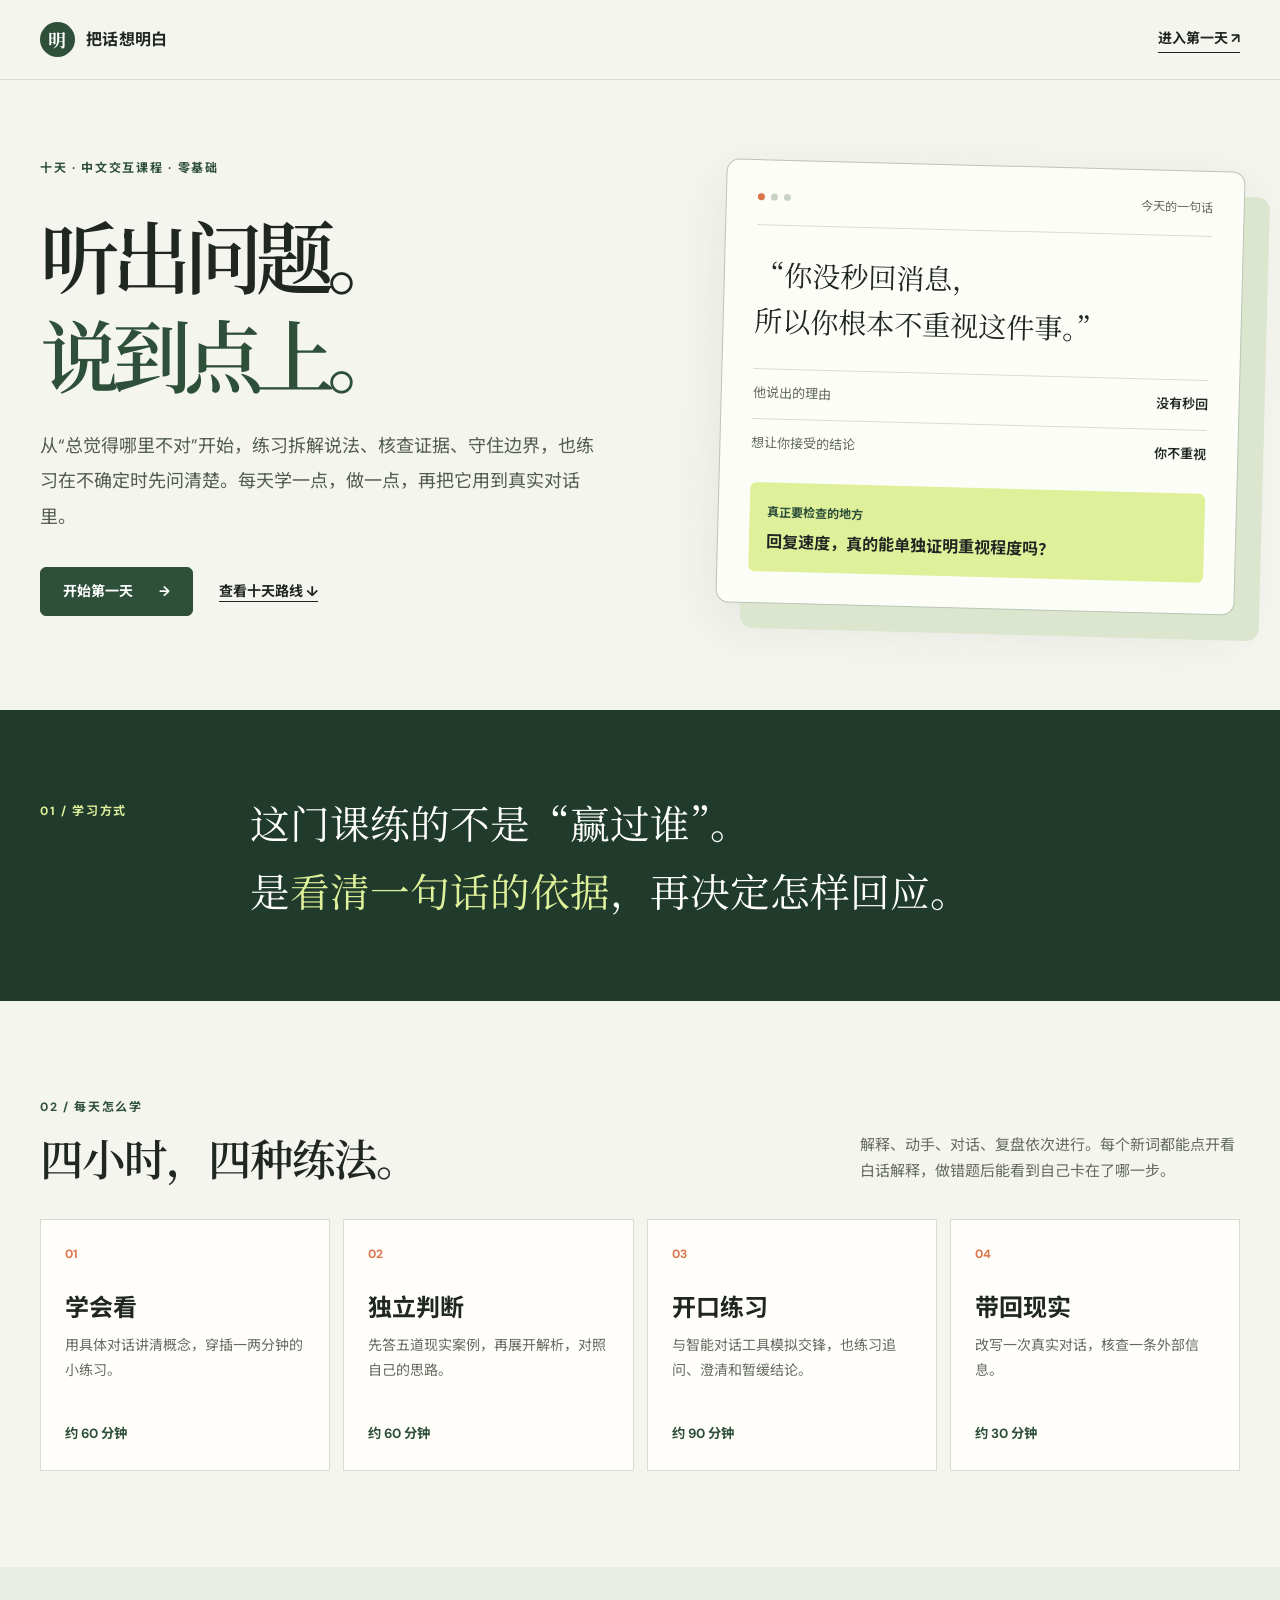
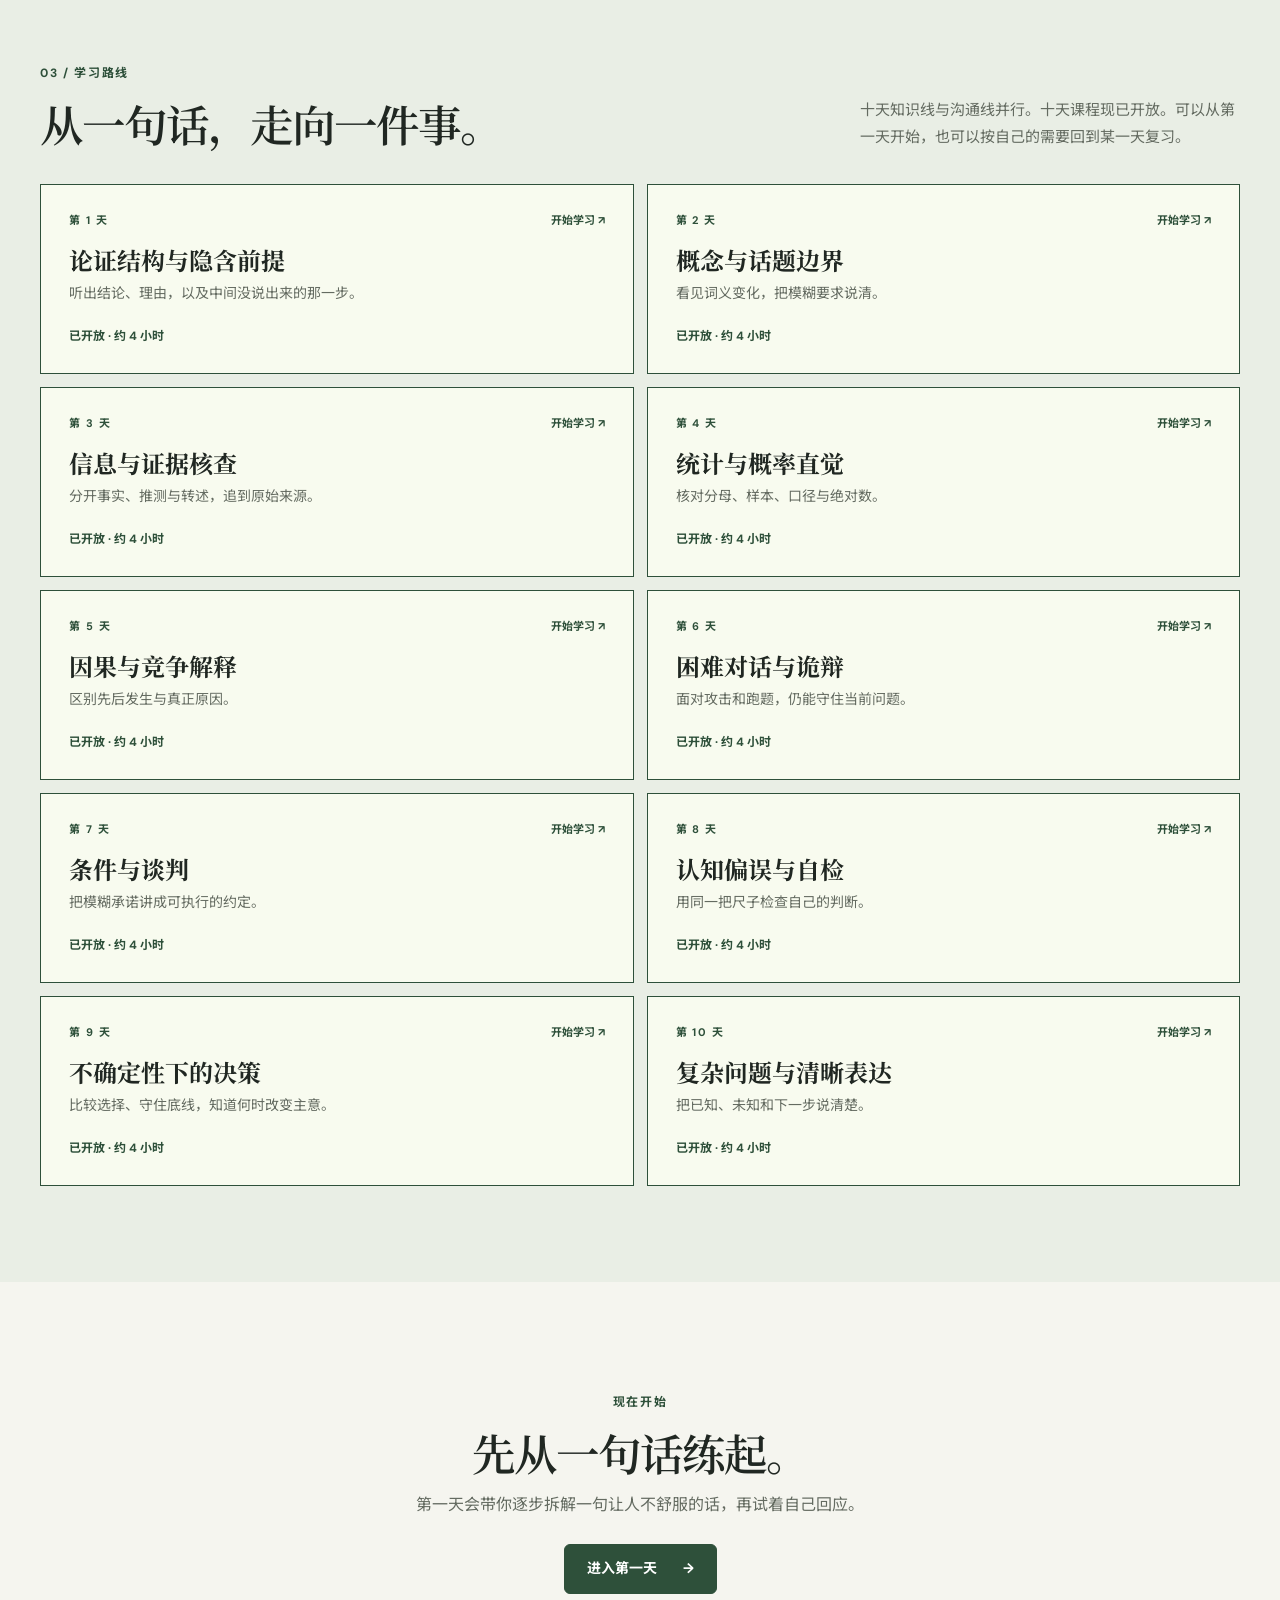
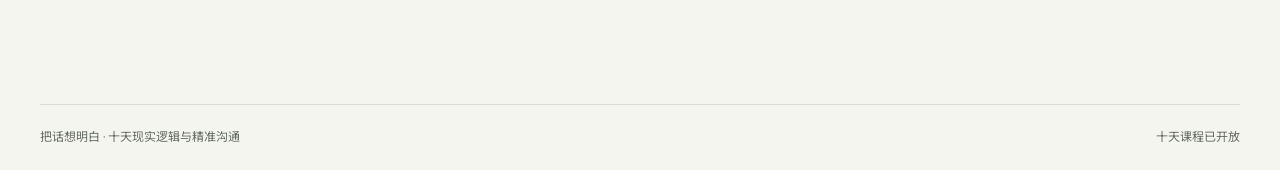
<file: index.html>
<!doctype html>
<html lang="zh-CN">
<head>
  <meta charset="utf-8">
  <meta name="viewport" content="width=device-width,initial-scale=1">
  <meta name="description" content="十天现实逻辑与精准沟通：从看清一句话，到把复杂问题说清楚。">
  <title>把话想明白｜十天现实逻辑与精准沟通</title>
  <link rel="stylesheet" href="styles.css">
  <script defer src="script.js"></script>
</head>
<body>
  <header class="site-header"><a class="brand" href="index.html"><span class="brand-mark">明</span><span>把话想明白</span></a><a class="header-link" href="day-01.html">进入第一天 <span aria-hidden="true">↗</span></a></header>
  <main>
    <section class="home-hero shell">
      <div class="hero-copy"><p class="eyebrow">十天 · 中文交互课程 · 零基础</p><h1>听出问题。<br><em>说到点上。</em></h1><p class="lead">从“总觉得哪里不对”开始，练习拆解说法、核查证据、守住边界，也练习在不确定时先问清楚。每天学一点，做一点，再把它用到真实对话里。</p><div class="hero-actions"><a class="button primary" href="day-01.html">开始第一天 <span aria-hidden="true">→</span></a><a class="text-link" href="#learning-path">查看十天路线 ↓</a></div></div>
      <div class="hero-board" aria-label="课程中的思考示例"><div class="board-top"><span class="dot"></span><span class="dot"></span><span class="dot"></span><span>今天的一句话</span></div><p class="board-quote">“你没秒回消息，<br>所以你根本不重视这件事。”</p><div class="board-line"><span>他说出的理由</span><strong>没有秒回</strong></div><div class="board-line"><span>想让你接受的结论</span><strong>你不重视</strong></div><div class="board-insight"><span>真正要检查的地方</span><p>回复速度，真的能单独证明重视程度吗？</p></div></div>
    </section>
    <section class="manifesto"><div class="shell manifesto-inner"><span class="section-index">01 / 学习方式</span><p>这门课练的不是“赢过谁”。<br>是<span>看清一句话的依据</span>，再决定怎样回应。</p></div></section>
    <section class="shell method" id="method"><div class="section-heading"><div><span class="section-index">02 / 每天怎么学</span><h2>四小时，四种练法。</h2></div><p>解释、动手、对话、复盘依次进行。每个新词都能点开看白话解释，做错题后能看到自己卡在了哪一步。</p></div><div class="method-grid"><article><span class="method-number">01</span><h3>学会看</h3><p>用具体对话讲清概念，穿插一两分钟的小练习。</p><small>约 60 分钟</small></article><article><span class="method-number">02</span><h3>独立判断</h3><p>先答五道现实案例，再展开解析，对照自己的思路。</p><small>约 60 分钟</small></article><article><span class="method-number">03</span><h3>开口练习</h3><p>与智能对话工具模拟交锋，也练习追问、澄清和暂缓结论。</p><small>约 90 分钟</small></article><article><span class="method-number">04</span><h3>带回现实</h3><p>改写一次真实对话，核查一条外部信息。</p><small>约 30 分钟</small></article></div></section>
    <section class="path-section" id="learning-path"><div class="shell"><div class="section-heading"><div><span class="section-index">03 / 学习路线</span><h2>从一句话，走向一件事。</h2></div><p>十天知识线与沟通线并行。十天课程现已开放。可以从第一天开始，也可以按自己的需要回到某一天复习。</p></div><div class="path-grid">
      <a class="day-card available" href="day-01.html"><span class="day-kicker">第 1 天 <b>开始学习 ↗</b></span><h3>论证结构与隐含前提</h3><p>听出结论、理由，以及中间没说出来的那一步。</p><span class="card-foot">已开放 · 约 4 小时</span></a>
      <a class="day-card available" href="day-02.html"><span class="day-kicker">第 2 天 <b>开始学习 ↗</b></span><h3>概念与话题边界</h3><p>看见词义变化，把模糊要求说清。</p><span class="card-foot">已开放 · 约 4 小时</span></a>
      <a class="day-card available" href="day-03.html"><span class="day-kicker">第 3 天 <b>开始学习 ↗</b></span><h3>信息与证据核查</h3><p>分开事实、推测与转述，追到原始来源。</p><span class="card-foot">已开放 · 约 4 小时</span></a>
      <a class="day-card available" href="day-04.html"><span class="day-kicker">第 4 天 <b>开始学习 ↗</b></span><h3>统计与概率直觉</h3><p>核对分母、样本、口径与绝对数。</p><span class="card-foot">已开放 · 约 4 小时</span></a>
      <a class="day-card available" href="day-05.html"><span class="day-kicker">第 5 天 <b>开始学习 ↗</b></span><h3>因果与竞争解释</h3><p>区别先后发生与真正原因。</p><span class="card-foot">已开放 · 约 4 小时</span></a>
      <a class="day-card available" href="day-06.html"><span class="day-kicker">第 6 天 <b>开始学习 ↗</b></span><h3>困难对话与诡辩</h3><p>面对攻击和跑题，仍能守住当前问题。</p><span class="card-foot">已开放 · 约 4 小时</span></a>
      <a class="day-card available" href="day-07.html"><span class="day-kicker">第 7 天 <b>开始学习 ↗</b></span><h3>条件与谈判</h3><p>把模糊承诺讲成可执行的约定。</p><span class="card-foot">已开放 · 约 4 小时</span></a>
      <a class="day-card available" href="day-08.html"><span class="day-kicker">第 8 天 <b>开始学习 ↗</b></span><h3>认知偏误与自检</h3><p>用同一把尺子检查自己的判断。</p><span class="card-foot">已开放 · 约 4 小时</span></a>
      <a class="day-card available" href="day-09.html"><span class="day-kicker">第 9 天 <b>开始学习 ↗</b></span><h3>不确定性下的决策</h3><p>比较选择、守住底线，知道何时改变主意。</p><span class="card-foot">已开放 · 约 4 小时</span></a>
      <a class="day-card available" href="day-10.html"><span class="day-kicker">第 10 天 <b>开始学习 ↗</b></span><h3>复杂问题与清晰表达</h3><p>把已知、未知和下一步说清楚。</p><span class="card-foot">已开放 · 约 4 小时</span></a>
    </div></div></section>
    <section class="shell closing"><span class="section-index">现在开始</span><h2>先从一句话练起。</h2><p>第一天会带你逐步拆解一句让人不舒服的话，再试着自己回应。</p><a class="button primary" href="day-01.html">进入第一天 <span aria-hidden="true">→</span></a></section>
  </main>
  <footer class="site-footer shell"><span>把话想明白 · 十天现实逻辑与精准沟通</span><span>十天课程已开放</span></footer>
</body>
</html>
</file>
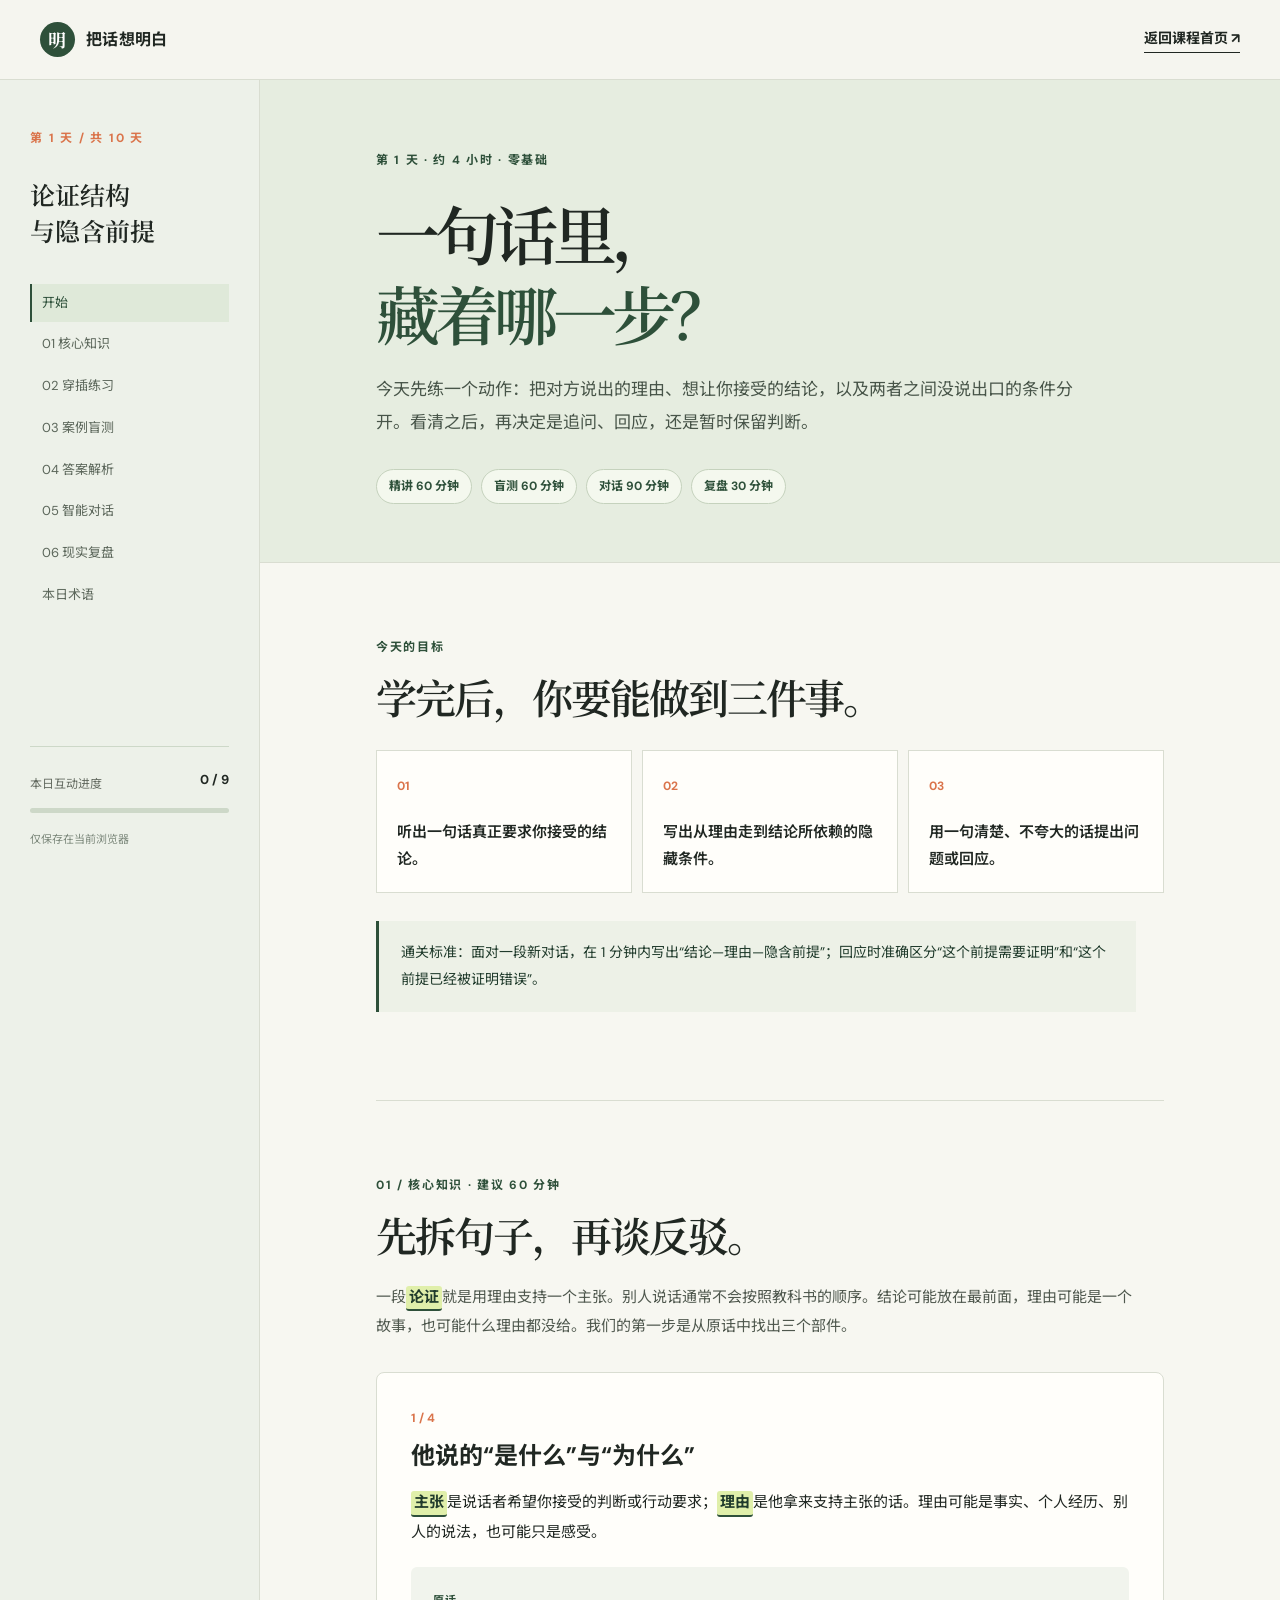
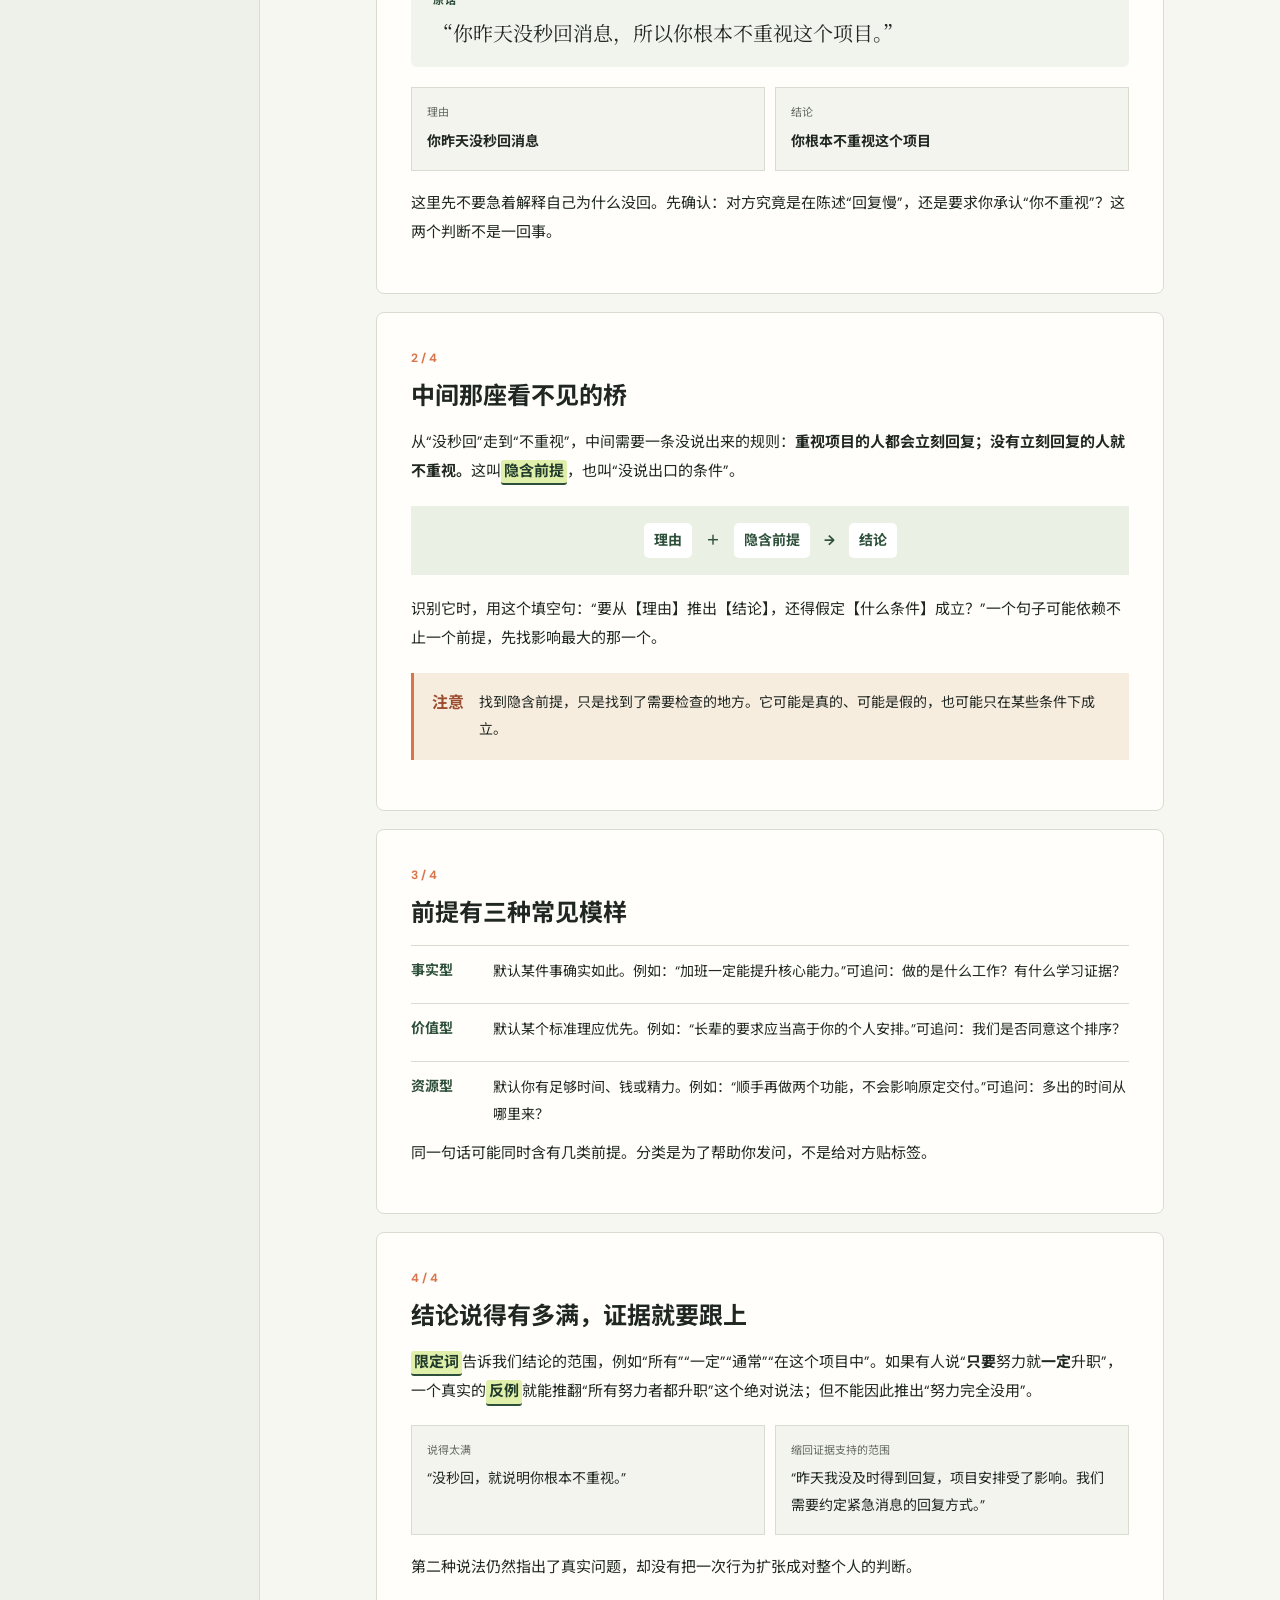
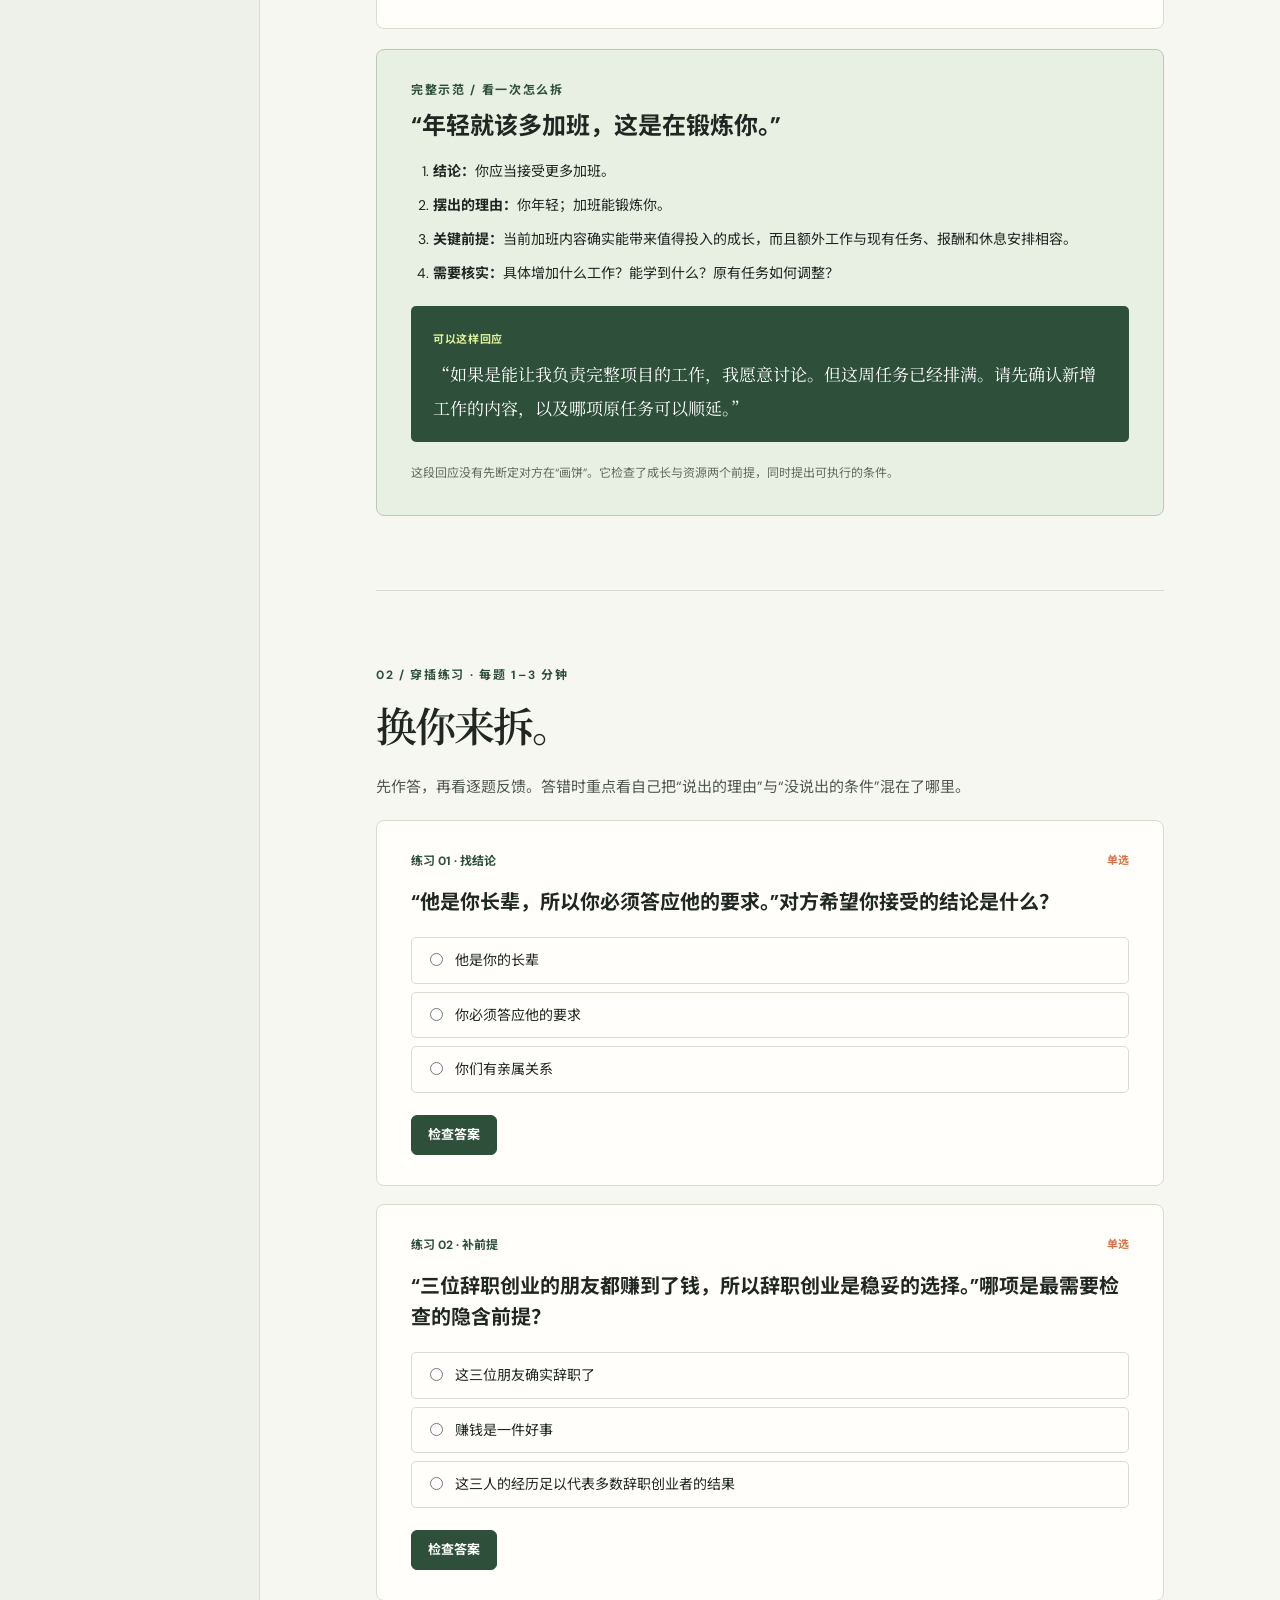
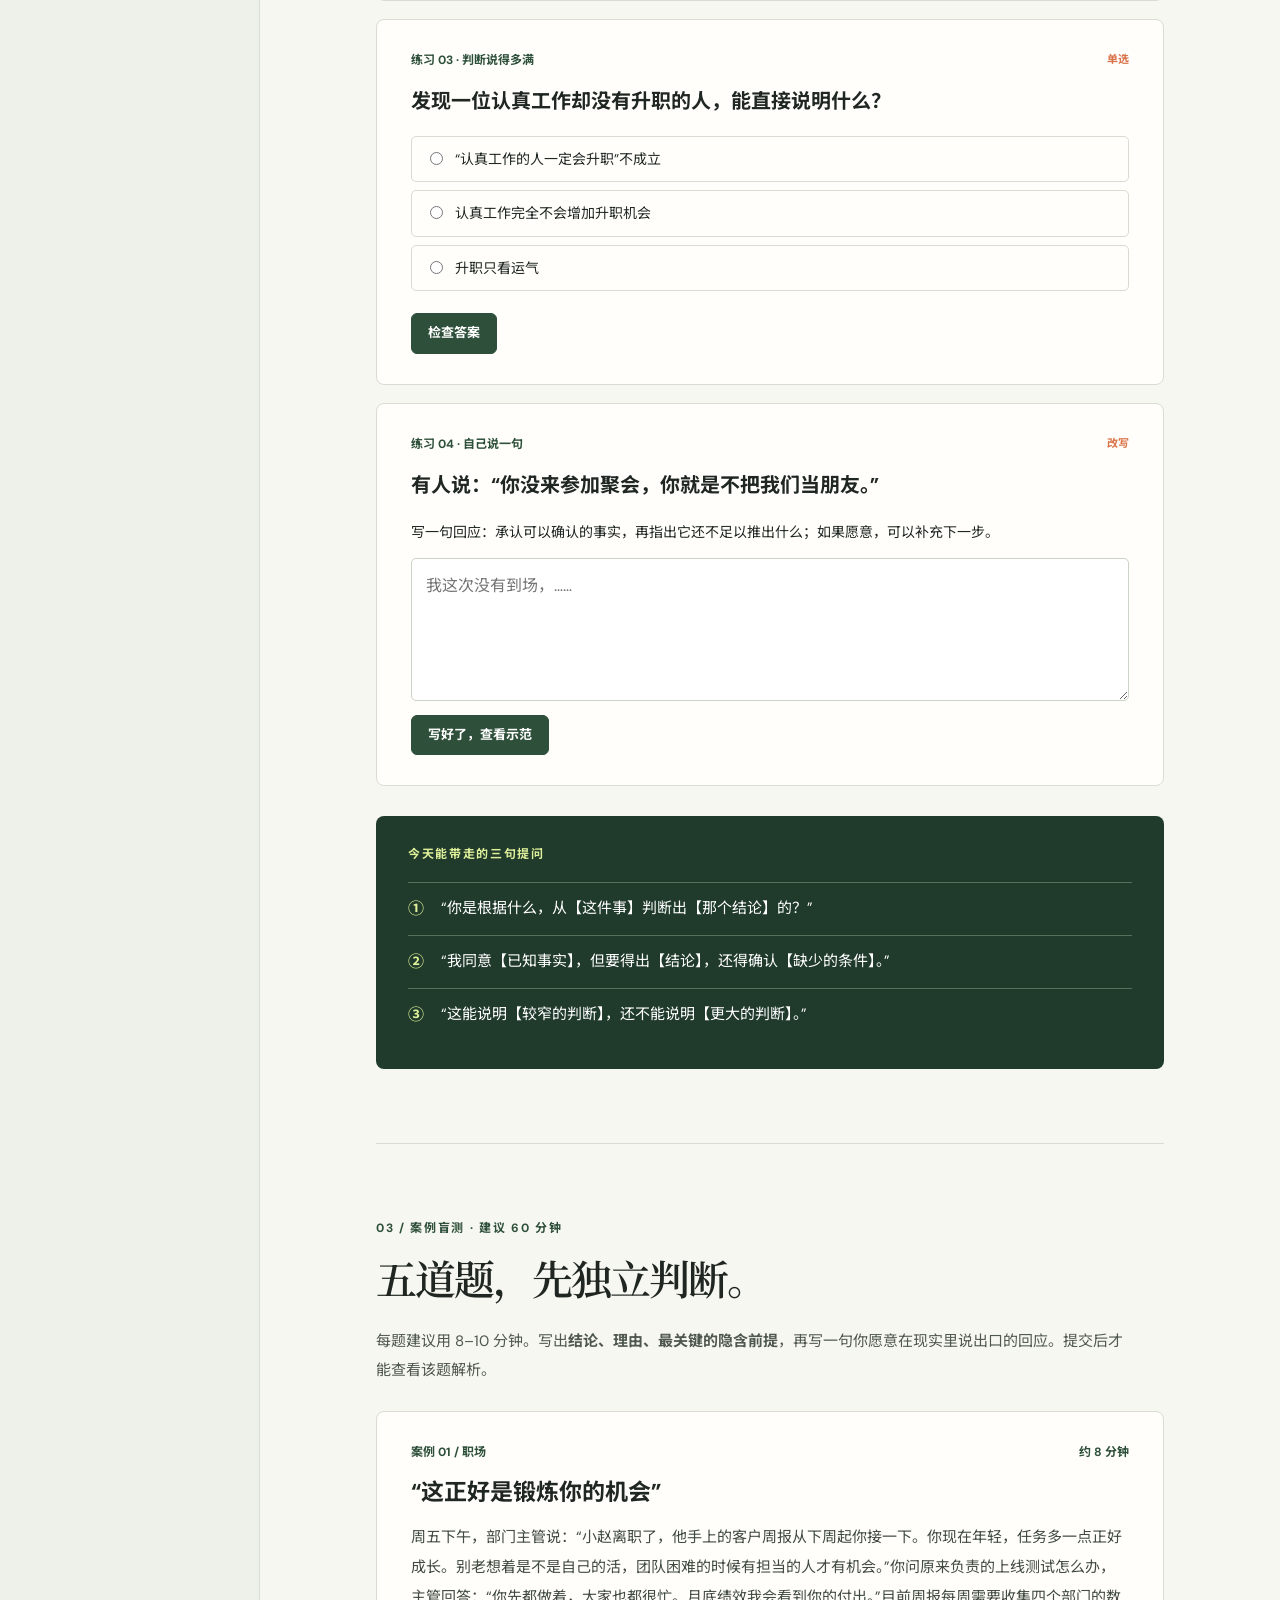
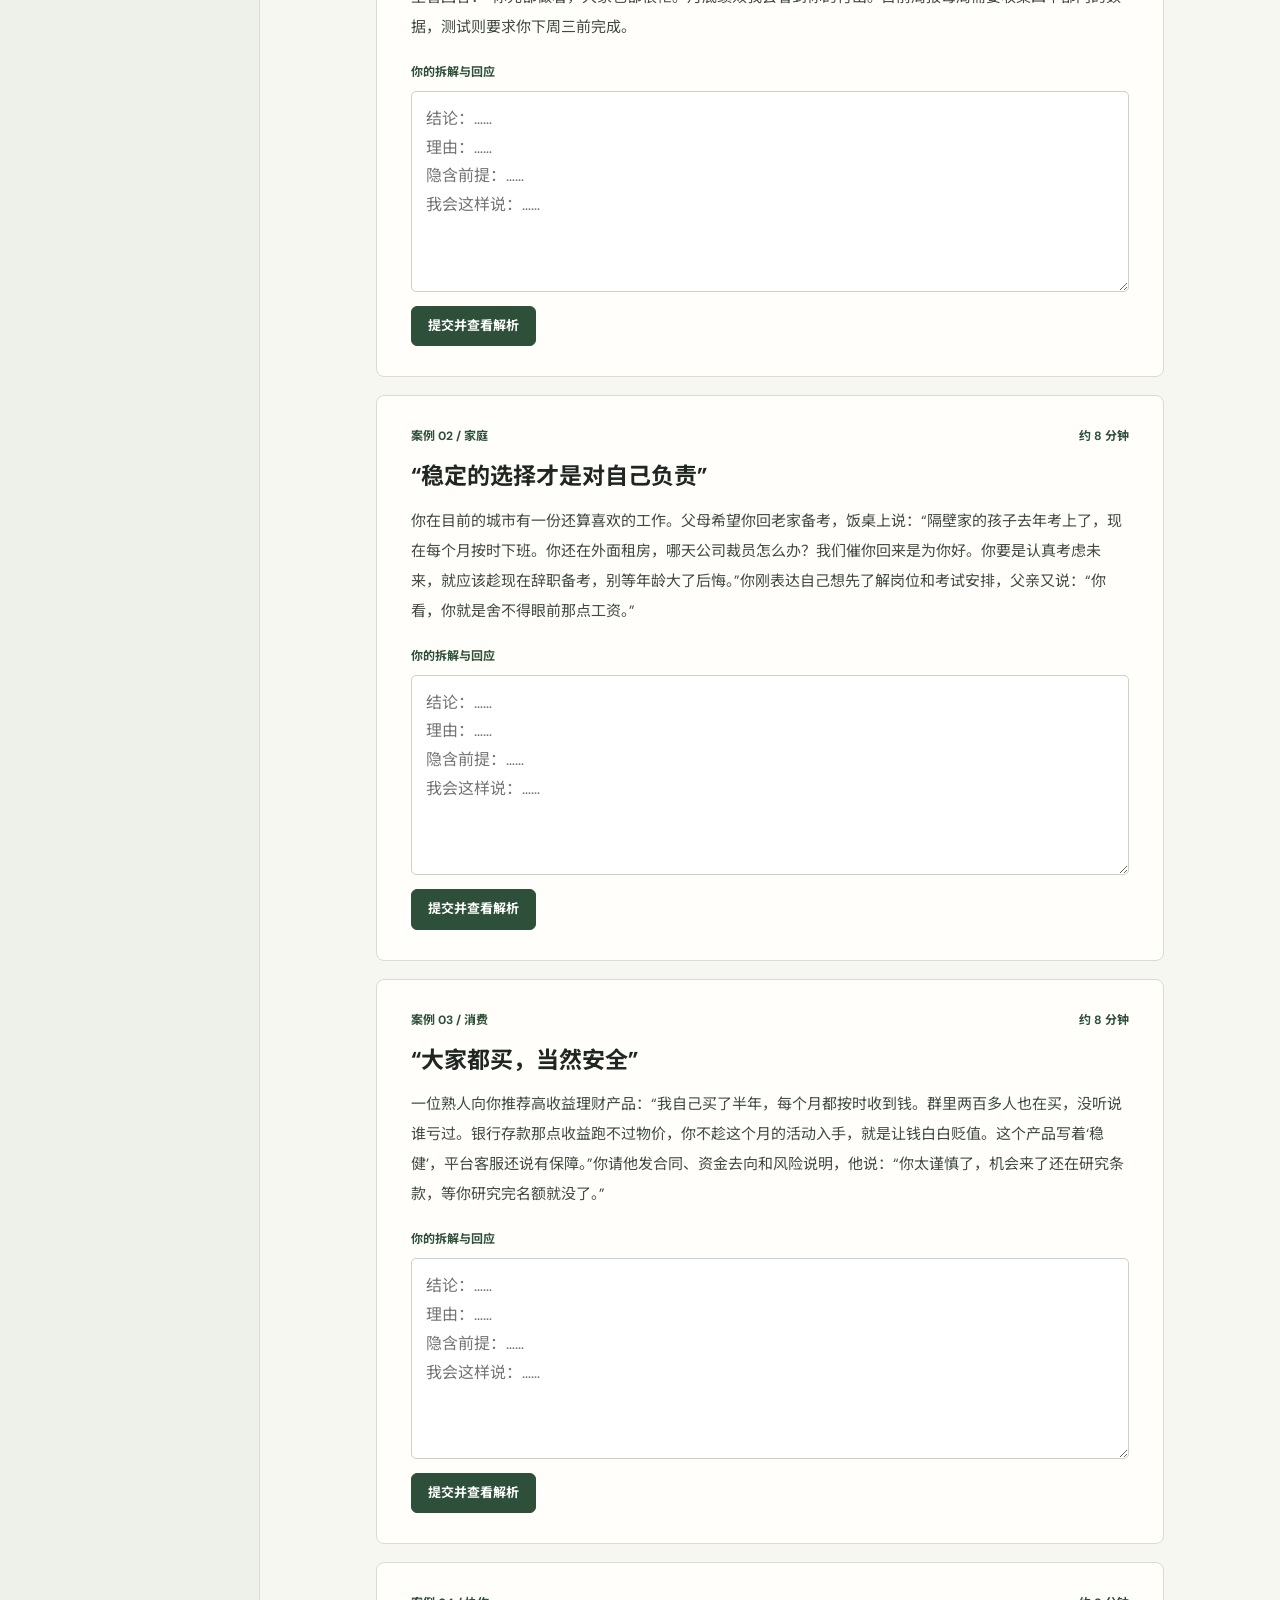
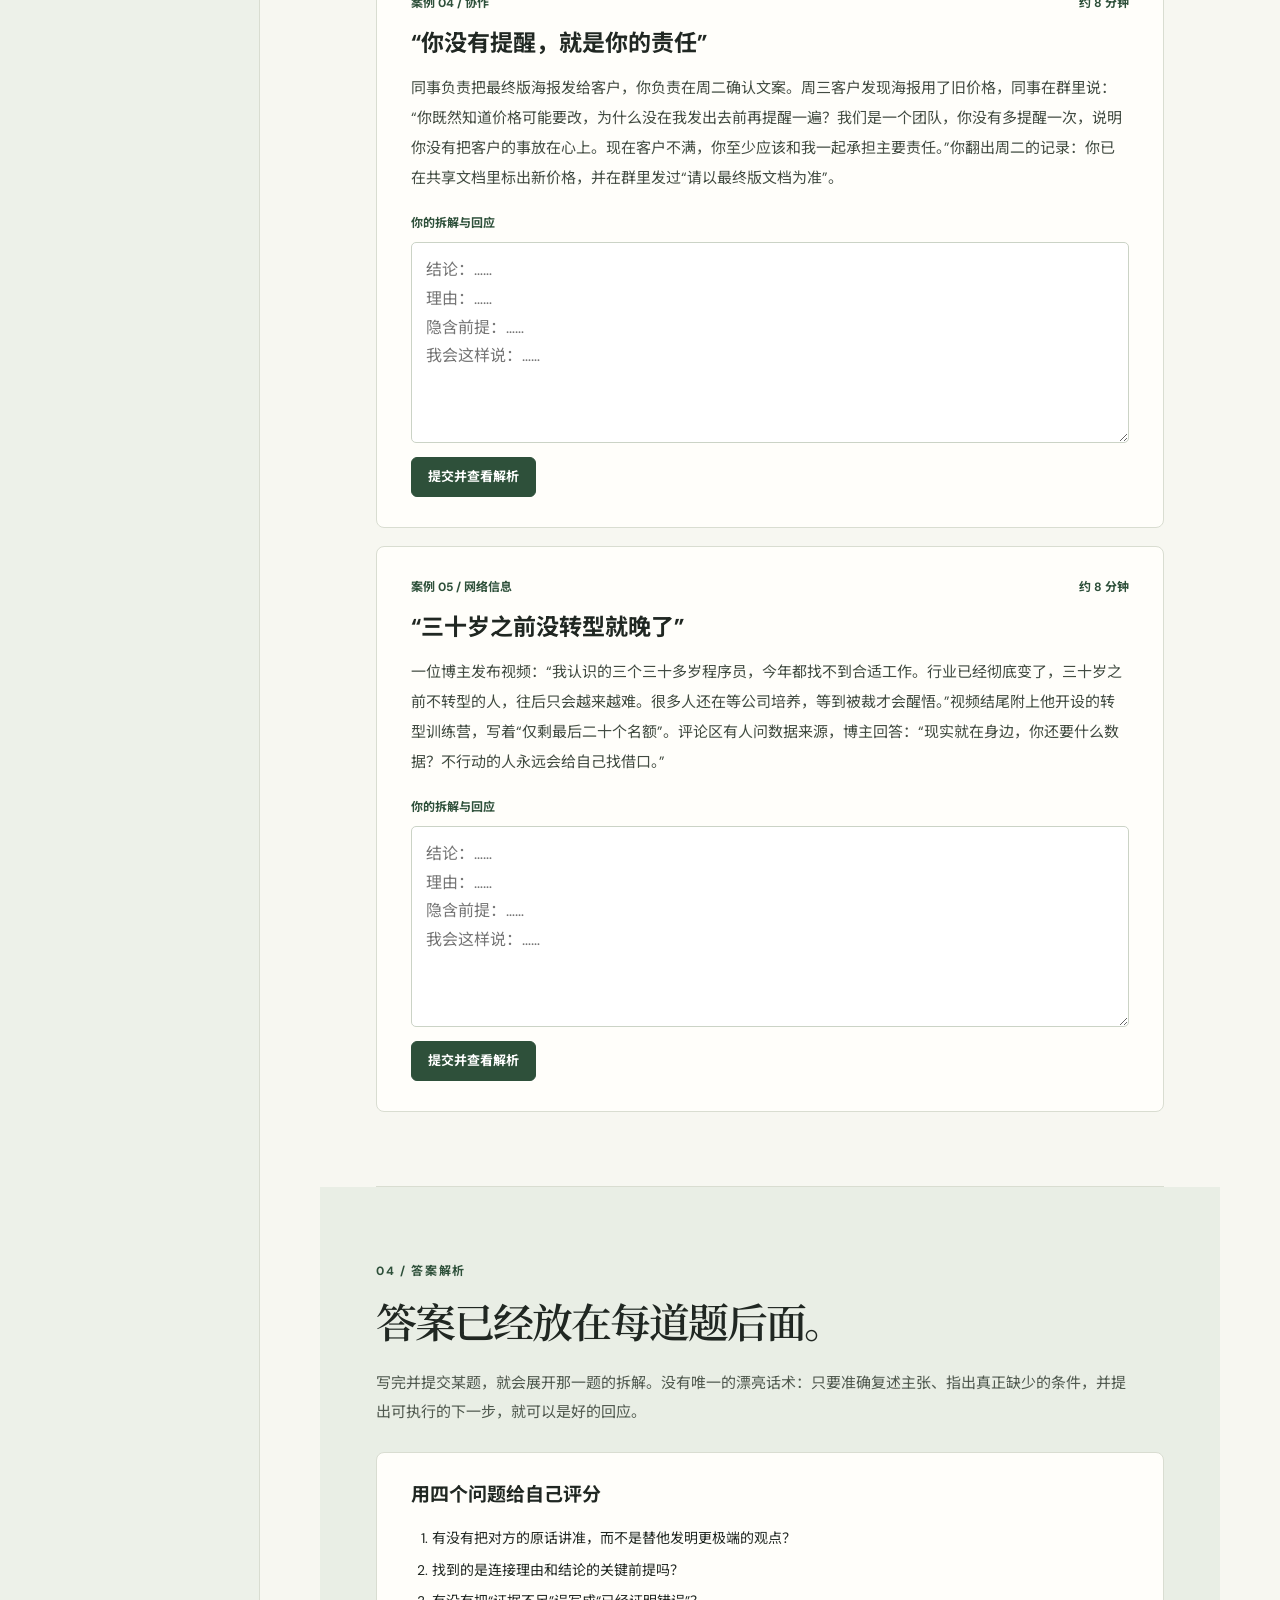
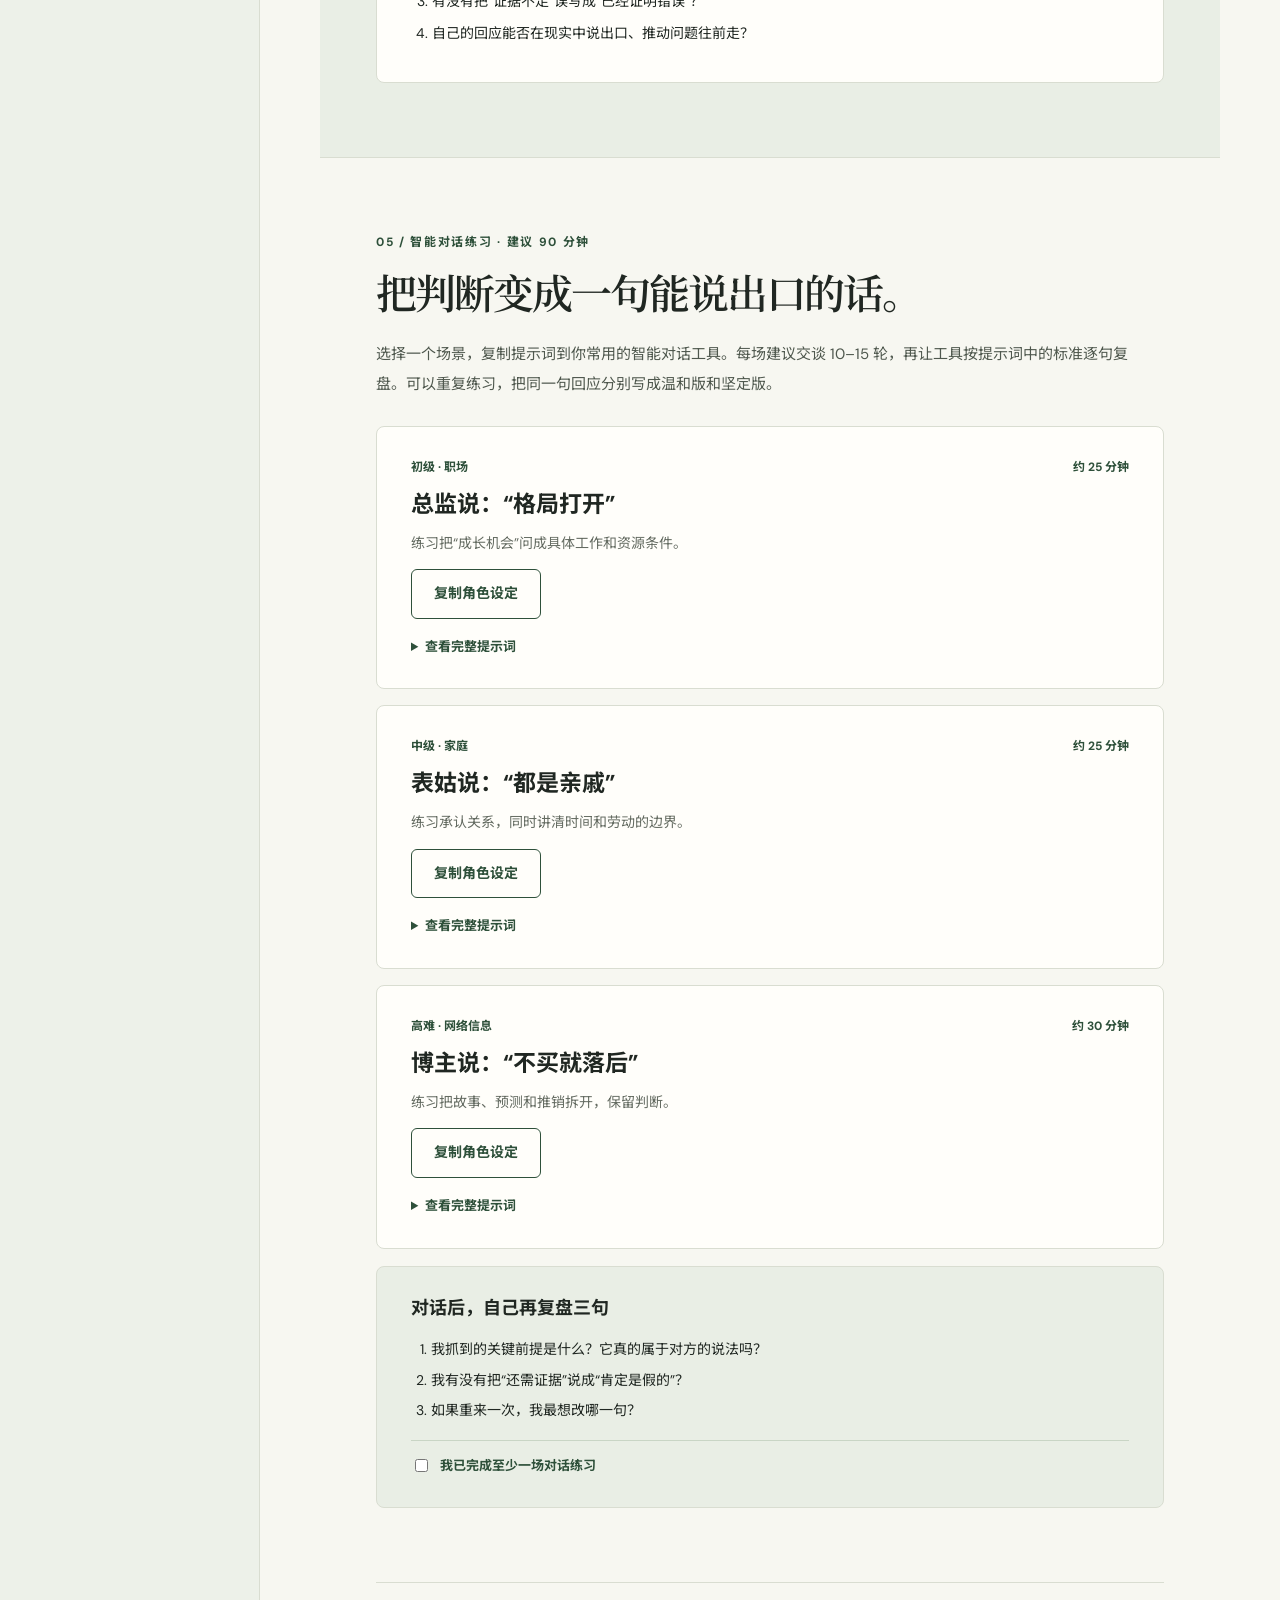
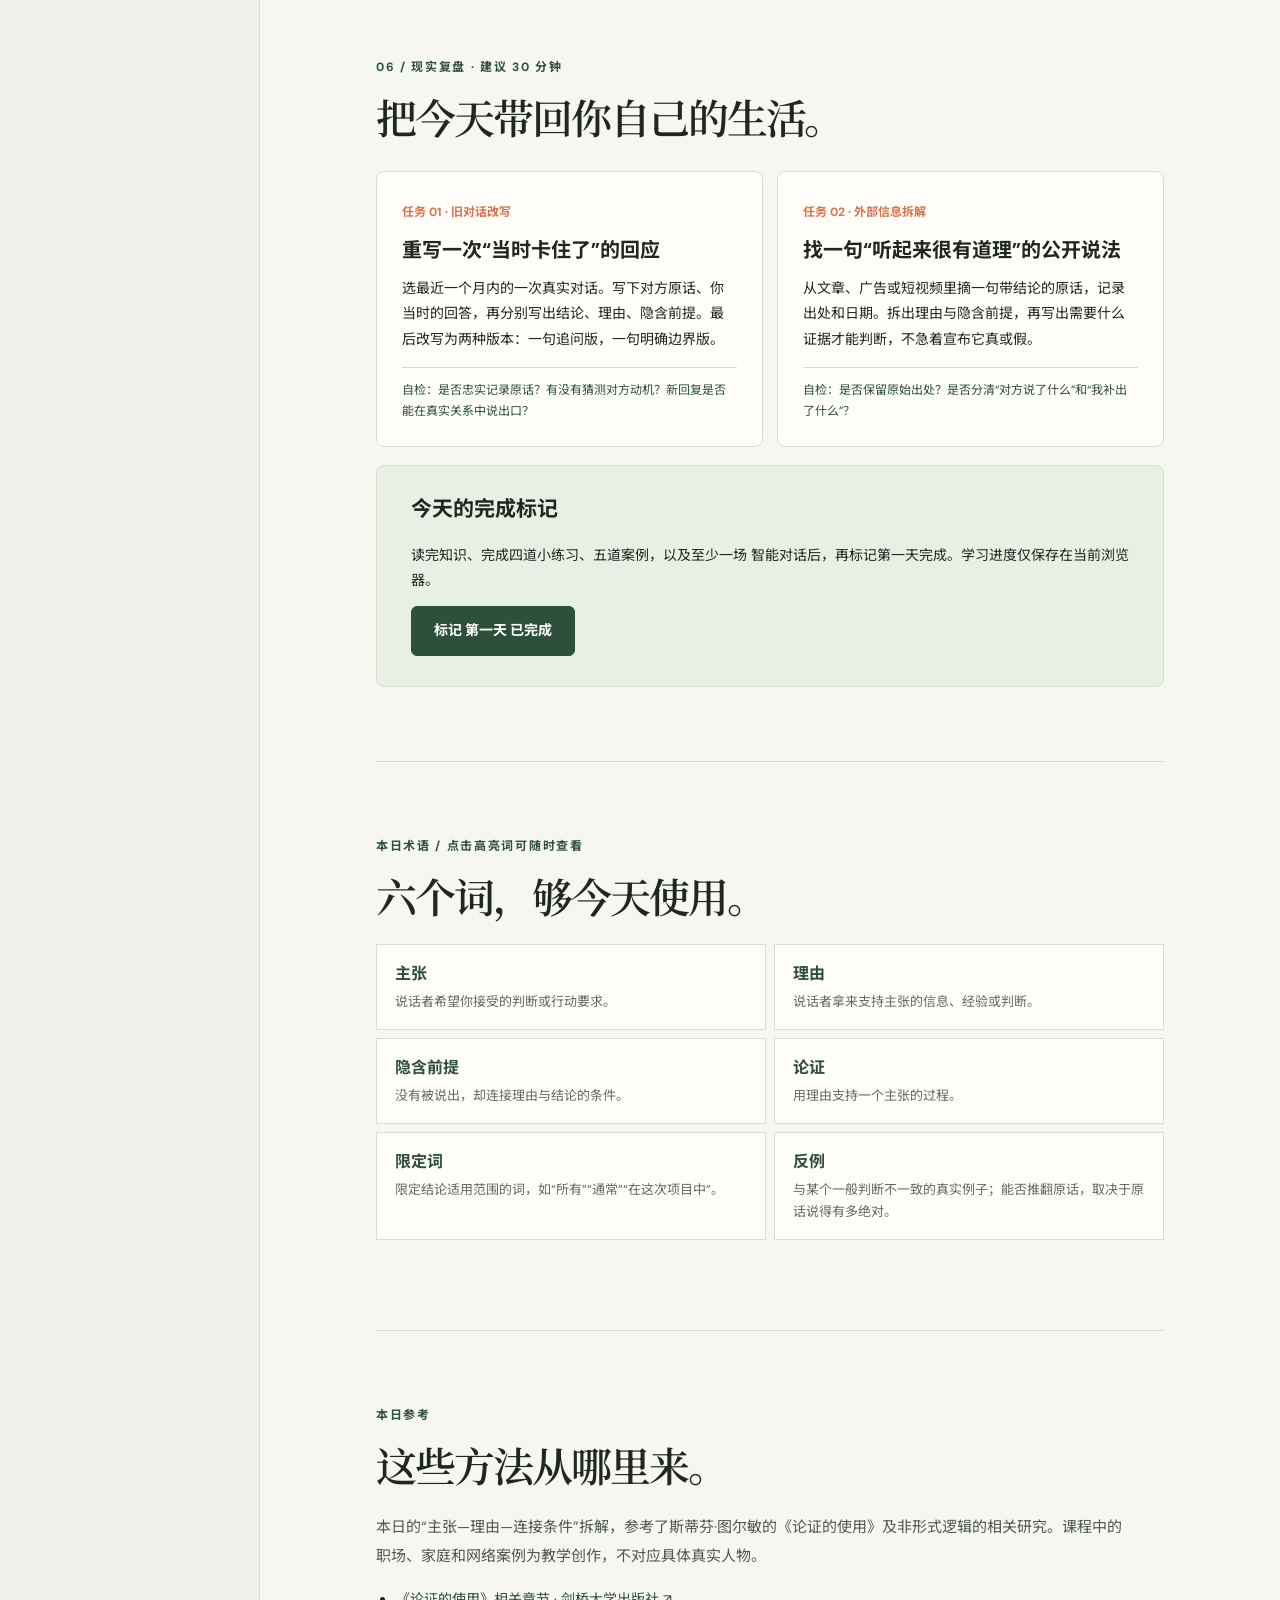
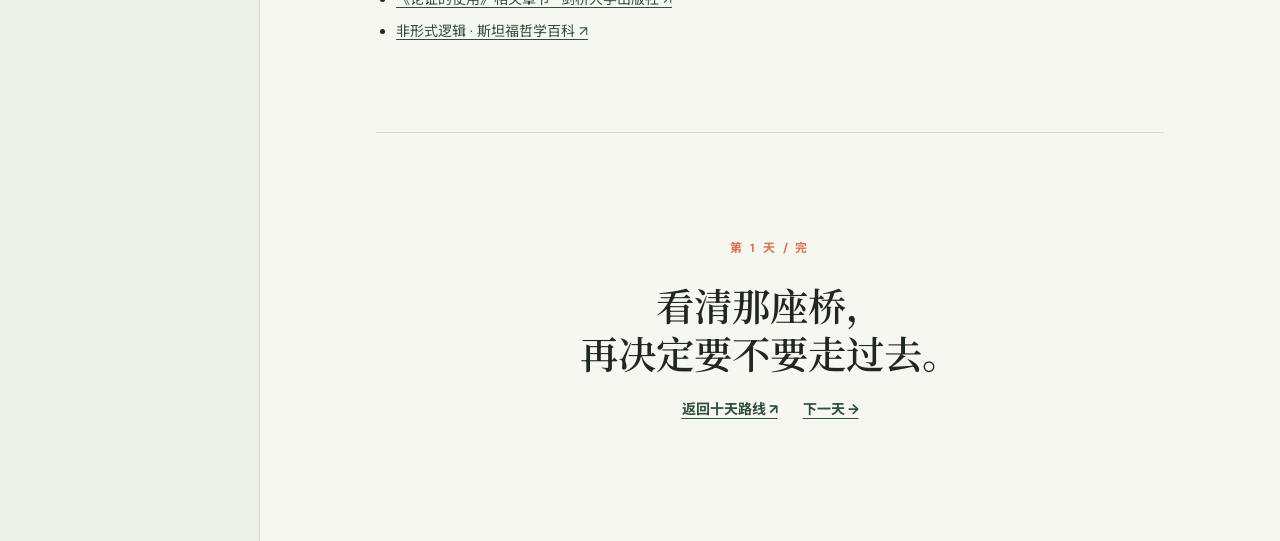
<file: day-01.html>
<!doctype html>
<html lang="zh-CN">
<head>
  <meta charset="utf-8">
  <meta name="viewport" content="width=device-width,initial-scale=1">
  <meta name="description" content="第一天：论证结构拆解与隐含前提识别。完整讲解、互动练习、五道盲测、智能对话与现实复盘。">
  <title>第一天｜论证结构与隐含前提 · 把话想明白</title>
  <link rel="stylesheet" href="styles.css">
  <script defer src="script.js"></script>
</head>
<body class="lesson-page" data-day="01">
  <header class="site-header"><a class="brand" href="index.html"><span class="brand-mark">明</span><span>把话想明白</span></a><a class="header-link" href="index.html">返回课程首页 <span aria-hidden="true">↗</span></a></header>
  <div class="lesson-layout">
    <aside class="lesson-aside" aria-label="本日目录"><div class="aside-inner"><p class="aside-label">第 1 天 / 共 10 天</p><h2>论证结构<br>与隐含前提</h2><nav><a href="#start">开始</a><a href="#learn">01 核心知识</a><a href="#practice">02 穿插练习</a><a href="#blind-test">03 案例盲测</a><a href="#answers">04 答案解析</a><a href="#roleplay">05 智能对话</a><a href="#review">06 现实复盘</a><a href="#glossary">本日术语</a></nav><div class="aside-progress"><span>本日互动进度</span><strong id="progress-text">0 / 9</strong><div class="progress-track"><span id="progress-fill"></span></div><small>仅保存在当前浏览器</small></div></div></aside>
    <main class="lesson-main">
      <section class="lesson-hero" id="start"><div class="lesson-hero-inner"><p class="eyebrow">第 1 天 · 约 4 小时 · 零基础</p><h1>一句话里，<br><em>藏着哪一步？</em></h1><p class="lesson-intro">今天先练一个动作：把对方说出的理由、想让你接受的结论，以及两者之间没说出口的条件分开。看清之后，再决定是追问、回应，还是暂时保留判断。</p><div class="lesson-meta"><span>精讲 60 分钟</span><span>盲测 60 分钟</span><span>对话 90 分钟</span><span>复盘 30 分钟</span></div></div></section>
      <div class="lesson-content">
        <section class="lesson-section opening"><span class="section-index">今天的目标</span><h2>学完后，你要能做到三件事。</h2><div class="goal-grid"><div><b>01</b><p>听出一句话真正要求你接受的结论。</p></div><div><b>02</b><p>写出从理由走到结论所依赖的隐藏条件。</p></div><div><b>03</b><p>用一句清楚、不夸大的话提出问题或回应。</p></div></div><p class="note">通关标准：面对一段新对话，在 1 分钟内写出“结论—理由—隐含前提”；回应时准确区分“这个前提需要证明”和“这个前提已经被证明错误”。</p></section>

        <section class="lesson-section" id="learn"><span class="section-index">01 / 核心知识 · 建议 60 分钟</span><h2>先拆句子，再谈反驳。</h2><p>一段<button class="term" data-term="论证">论证</button>就是用理由支持一个主张。别人说话通常不会按照教科书的顺序。结论可能放在最前面，理由可能是一个故事，也可能什么理由都没给。我们的第一步是从原话中找出三个部件。</p>
          <div class="concept-stack"><article class="concept-card"><span class="concept-num">1 / 4</span><h3>他说的“是什么”与“为什么”</h3><p><button class="term" data-term="主张">主张</button>是说话者希望你接受的判断或行动要求；<button class="term" data-term="理由">理由</button>是他拿来支持主张的话。理由可能是事实、个人经历、别人的说法，也可能只是感受。</p><div class="dialogue"><span>原话</span><p>“你昨天没秒回消息，所以你根本不重视这个项目。”</p></div><div class="split-example"><div><small>理由</small><strong>你昨天没秒回消息</strong></div><div><small>结论</small><strong>你根本不重视这个项目</strong></div></div><p>这里先不要急着解释自己为什么没回。先确认：对方究竟是在陈述“回复慢”，还是要求你承认“你不重视”？这两个判断不是一回事。</p></article>
          <article class="concept-card"><span class="concept-num">2 / 4</span><h3>中间那座看不见的桥</h3><p>从“没秒回”走到“不重视”，中间需要一条没说出来的规则：<strong>重视项目的人都会立刻回复；没有立刻回复的人就不重视。</strong>这叫<button class="term" data-term="隐含前提">隐含前提</button>，也叫“没说出口的条件”。</p><div class="equation"><span>理由</span><i>＋</i><span>隐含前提</span><i>→</i><span>结论</span></div><p>识别它时，用这个填空句：“要从【理由】推出【结论】，还得假定【什么条件】成立？”一个句子可能依赖不止一个前提，先找影响最大的那一个。</p><div class="callout"><strong>注意</strong><p>找到隐含前提，只是找到了需要检查的地方。它可能是真的、可能是假的，也可能只在某些条件下成立。</p></div></article>
          <article class="concept-card"><span class="concept-num">3 / 4</span><h3>前提有三种常见模样</h3><div class="type-list"><div><b>事实型</b><p>默认某件事确实如此。例如：“加班一定能提升核心能力。”可追问：做的是什么工作？有什么学习证据？</p></div><div><b>价值型</b><p>默认某个标准理应优先。例如：“长辈的要求应当高于你的个人安排。”可追问：我们是否同意这个排序？</p></div><div><b>资源型</b><p>默认你有足够时间、钱或精力。例如：“顺手再做两个功能，不会影响原定交付。”可追问：多出的时间从哪里来？</p></div></div><p>同一句话可能同时含有几类前提。分类是为了帮助你发问，不是给对方贴标签。</p></article>
          <article class="concept-card"><span class="concept-num">4 / 4</span><h3>结论说得有多满，证据就要跟上</h3><p><button class="term" data-term="限定词">限定词</button>告诉我们结论的范围，例如“所有”“一定”“通常”“在这个项目中”。如果有人说“<strong>只要</strong>努力就<strong>一定</strong>升职”，一个真实的<button class="term" data-term="反例">反例</button>就能推翻“所有努力者都升职”这个绝对说法；但不能因此推出“努力完全没用”。</p><div class="comparison"><div><small>说得太满</small><p>“没秒回，就说明你根本不重视。”</p></div><div><small>缩回证据支持的范围</small><p>“昨天我没及时得到回复，项目安排受了影响。我们需要约定紧急消息的回复方式。”</p></div></div><p>第二种说法仍然指出了真实问题，却没有把一次行为扩张成对整个人的判断。</p></article></div>
          <div class="worked-example"><span class="section-index">完整示范 / 看一次怎么拆</span><h3>“年轻就该多加班，这是在锻炼你。”</h3><ol><li><b>结论：</b>你应当接受更多加班。</li><li><b>摆出的理由：</b>你年轻；加班能锻炼你。</li><li><b>关键前提：</b>当前加班内容确实能带来值得投入的成长，而且额外工作与现有任务、报酬和休息安排相容。</li><li><b>需要核实：</b>具体增加什么工作？能学到什么？原有任务如何调整？</li></ol><div class="response-box"><span>可以这样回应</span><p>“如果是能让我负责完整项目的工作，我愿意讨论。但这周任务已经排满。请先确认新增工作的内容，以及哪项原任务可以顺延。”</p></div><p class="fine-print">这段回应没有先断定对方在“画饼”。它检查了成长与资源两个前提，同时提出可执行的条件。</p></div>
        </section>

        <section class="lesson-section" id="practice"><span class="section-index">02 / 穿插练习 · 每题 1–3 分钟</span><h2>换你来拆。</h2><p>先作答，再看逐题反馈。答错时重点看自己把“说出的理由”与“没说出的条件”混在了哪里。</p>
          <div class="quiz" data-quiz="q1" data-answer="b"><div class="quiz-head"><span>练习 01 · 找结论</span><strong>单选</strong></div><h3>“他是你长辈，所以你必须答应他的要求。”对方希望你接受的结论是什么？</h3><label><input type="radio" name="q1" value="a"> 他是你的长辈</label><label><input type="radio" name="q1" value="b"> 你必须答应他的要求</label><label><input type="radio" name="q1" value="c"> 你们有亲属关系</label><button class="button small quiz-submit" type="button">检查答案</button><div class="quiz-feedback" aria-live="polite" data-correct="对。‘他是长辈’是摆出的理由；‘你必须答应’才是他要你接受的行动要求。" data-wrong="再看‘所以’后面的话：它通常是对方要推出的结论。这里的长辈身份是理由。"></div></div>
          <div class="quiz" data-quiz="q2" data-answer="c"><div class="quiz-head"><span>练习 02 · 补前提</span><strong>单选</strong></div><h3>“三位辞职创业的朋友都赚到了钱，所以辞职创业是稳妥的选择。”哪项是最需要检查的隐含前提？</h3><label><input type="radio" name="q2" value="a"> 这三位朋友确实辞职了</label><label><input type="radio" name="q2" value="b"> 赚钱是一件好事</label><label><input type="radio" name="q2" value="c"> 这三人的经历足以代表多数辞职创业者的结果</label><button class="button small quiz-submit" type="button">检查答案</button><div class="quiz-feedback" aria-live="polite" data-correct="对。要从三个人的经历推出普遍的‘稳妥’，必须证明这些经历有代表性，还要知道失败者有多少。" data-wrong="题目问的是‘从这三人赚到钱，怎样走到一般人也稳妥’。关键缺口是三人的代表性。"></div></div>
          <div class="quiz" data-quiz="q3" data-answer="a"><div class="quiz-head"><span>练习 03 · 判断说得多满</span><strong>单选</strong></div><h3>发现一位认真工作却没有升职的人，能直接说明什么？</h3><label><input type="radio" name="q3" value="a"> “认真工作的人一定会升职”不成立</label><label><input type="radio" name="q3" value="b"> 认真工作完全不会增加升职机会</label><label><input type="radio" name="q3" value="c"> 升职只看运气</label><button class="button small quiz-submit" type="button">检查答案</button><div class="quiz-feedback" aria-live="polite" data-correct="对。一个真实反例足以推翻‘一定’，但无法证明努力没有帮助，更无法证明只有运气起作用。" data-wrong="反例只能推翻那个绝对判断。它本身还不能证明‘完全没用’或‘只看运气’。"></div></div>
          <div class="short-task" data-task="rewrite"><div class="quiz-head"><span>练习 04 · 自己说一句</span><strong>改写</strong></div><h3>有人说：“你没来参加聚会，你就是不把我们当朋友。”</h3><p>写一句回应：承认可以确认的事实，再指出它还不足以推出什么；如果愿意，可以补充下一步。</p><textarea rows="4" placeholder="我这次没有到场，……" aria-label="改写你的回应"></textarea><button class="button small task-reveal" type="button">写好了，查看示范</button><div class="task-feedback" hidden><strong>一种回应</strong><p>“我这次没有到场，确实让你失望了。但没参加这一次聚会，不等于我不把你们当朋友。我们可以聊聊下次怎样提前确定时间。”</p><p>自检：是否承认了实际发生的事？是否只质疑推论，没有否认对方的感受？是否避免了反过来给对方扣帽子？</p></div></div>
          <div class="quick-reference"><span class="section-index">今天能带走的三句提问</span><div><b>①</b><p>“你是根据什么，从【这件事】判断出【那个结论】的？”</p></div><div><b>②</b><p>“我同意【已知事实】，但要得出【结论】，还得确认【缺少的条件】。”</p></div><div><b>③</b><p>“这能说明【较窄的判断】，还不能说明【更大的判断】。”</p></div></div>
        </section>

        <section class="lesson-section" id="blind-test"><span class="section-index">03 / 案例盲测 · 建议 60 分钟</span><h2>五道题，先独立判断。</h2><p>每题建议用 8–10 分钟。写出<strong>结论、理由、最关键的隐含前提</strong>，再写一句你愿意在现实里说出口的回应。提交后才能查看该题解析。</p>
          <div class="case-list">
            <article class="case" data-case="1"><div class="case-top"><span>案例 01 / 职场</span><span>约 8 分钟</span></div><h3>“这正好是锻炼你的机会”</h3><p>周五下午，部门主管说：“小赵离职了，他手上的客户周报从下周起你接一下。你现在年轻，任务多一点正好成长。别老想着是不是自己的活，团队困难的时候有担当的人才有机会。”你问原来负责的上线测试怎么办，主管回答：“你先都做着，大家也都很忙。月底绩效我会看到你的付出。”目前周报每周需要收集四个部门的数据，测试则要求你下周三前完成。</p><label for="case-1-answer">你的拆解与回应</label><textarea id="case-1-answer" rows="6" placeholder="结论：……&#10;理由：……&#10;隐含前提：……&#10;我会这样说：……"></textarea><button class="button small case-reveal" type="button">提交并查看解析</button><div class="case-answer" hidden><strong>拆解参考</strong><p><b>结论：</b>你应当在不调整原任务的情况下接手周报。<b>理由：</b>团队缺人；多做事可能带来成长和绩效机会。<b>关键前提：</b>新工作与测试能在现有时间内兼顾；主管会按明确标准认可新增工作。前提尚未得到说明。</p><p><b>回应示范：</b>“我可以接周报，但四个部门的数据收集会占用固定时间。下周三的上线测试和周报需要排优先级；请确认哪项顺延，以及新增工作的绩效标准。”</p><p class="answer-note">重点不是猜主管动机，而是把工作量、期限和承诺变成可核对的条件。</p></div></article>
            <article class="case" data-case="2"><div class="case-top"><span>案例 02 / 家庭</span><span>约 8 分钟</span></div><h3>“稳定的选择才是对自己负责”</h3><p>你在目前的城市有一份还算喜欢的工作。父母希望你回老家备考，饭桌上说：“隔壁家的孩子去年考上了，现在每个月按时下班。你还在外面租房，哪天公司裁员怎么办？我们催你回来是为你好。你要是认真考虑未来，就应该趁现在辞职备考，别等年龄大了后悔。”你刚表达自己想先了解岗位和考试安排，父亲又说：“你看，你就是舍不得眼前那点工资。”</p><label for="case-2-answer">你的拆解与回应</label><textarea id="case-2-answer" rows="6" placeholder="结论：……&#10;理由：……&#10;隐含前提：……&#10;我会这样说：……"></textarea><button class="button small case-reveal" type="button">提交并查看解析</button><div class="case-answer" hidden><strong>拆解参考</strong><p><b>结论：</b>你应当现在辞职回家备考。<b>理由：</b>一位熟人考上后生活稳定；现工作存在裁员风险。<b>关键前提：</b>辞职备考对你的整体风险更低，并且这一位熟人的经历能代表你的机会。两点都需要进一步了解。</p><p><b>回应示范：</b>“我知道你们担心裁员和未来安排。我会查当地岗位、报考条件和备考成本，再和现在的工作比较。只凭一个人的结果，暂时不能确定我现在辞职就是更稳妥的选择。”</p><p class="answer-note">承认担心是真实的，不等于接受对方给出的唯一方案。</p></div></article>
            <article class="case" data-case="3"><div class="case-top"><span>案例 03 / 消费</span><span>约 8 分钟</span></div><h3>“大家都买，当然安全”</h3><p>一位熟人向你推荐高收益理财产品：“我自己买了半年，每个月都按时收到钱。群里两百多人也在买，没听说谁亏过。银行存款那点收益跑不过物价，你不趁这个月的活动入手，就是让钱白白贬值。这个产品写着‘稳健’，平台客服还说有保障。”你请他发合同、资金去向和风险说明，他说：“你太谨慎了，机会来了还在研究条款，等你研究完名额就没了。”</p><label for="case-3-answer">你的拆解与回应</label><textarea id="case-3-answer" rows="6" placeholder="结论：……&#10;理由：……&#10;隐含前提：……&#10;我会这样说：……"></textarea><button class="button small case-reveal" type="button">提交并查看解析</button><div class="case-answer" hidden><strong>拆解参考</strong><p><b>结论：</b>你应当本月购买，且不必继续核查。<b>理由：</b>熟人半年收到钱、群内有人购买、销售称“稳健”。<b>关键前提：</b>短期按时付款和群内经验足以证明本金安全；“稳健”“有保障”具有明确、可执行的含义。这些都未被证实。</p><p><b>回应示范：</b>“半年到账只能说明这半年有付款记录，不能证明本金没有风险。我会先看合同、资金用途和保障条件；材料不完整，我不会因为活动期限决定。”</p><p class="answer-note">这是识别推论问题的练习，不是对某个真实产品作风险评级。</p></div></article>
            <article class="case" data-case="4"><div class="case-top"><span>案例 04 / 协作</span><span>约 8 分钟</span></div><h3>“你没有提醒，就是你的责任”</h3><p>同事负责把最终版海报发给客户，你负责在周二确认文案。周三客户发现海报用了旧价格，同事在群里说：“你既然知道价格可能要改，为什么没在我发出去前再提醒一遍？我们是一个团队，你没有多提醒一次，说明你没有把客户的事放在心上。现在客户不满，你至少应该和我一起承担主要责任。”你翻出周二的记录：你已在共享文档里标出新价格，并在群里发过“请以最终版文档为准”。</p><label for="case-4-answer">你的拆解与回应</label><textarea id="case-4-answer" rows="6" placeholder="结论：……&#10;理由：……&#10;隐含前提：……&#10;我会这样说：……"></textarea><button class="button small case-reveal" type="button">提交并查看解析</button><div class="case-answer" hidden><strong>拆解参考</strong><p><b>结论：</b>你应承担主要责任，且你不重视客户。<b>理由：</b>你没有在发出前重复提醒。<b>关键前提：</b>只要没有再次提醒，就能证明你没有完成自己的职责；重复提醒比发送者核对最终文档更重要。现有记录至少要求重新检查这个前提。</p><p><b>回应示范：</b>“先核对时间线：周二我已在共享文档更新价格，并在群里提醒以最终版为准。我们现在先补救客户问题，之后再按各自负责的环节复盘，不能只凭‘没有第二次提醒’判定主要责任。”</p><p class="answer-note">这段材料未给出团队完整流程，不能仅凭题干替任何一方作最终责任认定。</p></div></article>
            <article class="case" data-case="5"><div class="case-top"><span>案例 05 / 网络信息</span><span>约 8 分钟</span></div><h3>“三十岁之前没转型就晚了”</h3><p>一位博主发布视频：“我认识的三个三十多岁程序员，今年都找不到合适工作。行业已经彻底变了，三十岁之前不转型的人，往后只会越来越难。很多人还在等公司培养，等到被裁才会醒悟。”视频结尾附上他开设的转型训练营，写着“仅剩最后二十个名额”。评论区有人问数据来源，博主回答：“现实就在身边，你还要什么数据？不行动的人永远会给自己找借口。”</p><label for="case-5-answer">你的拆解与回应</label><textarea id="case-5-answer" rows="6" placeholder="结论：……&#10;理由：……&#10;隐含前提：……&#10;我会这样说：……"></textarea><button class="button small case-reveal" type="button">提交并查看解析</button><div class="case-answer" hidden><strong>拆解参考</strong><p><b>结论：</b>三十岁前必须转型，最好立即报名。<b>理由：</b>博主认识的三个人求职受挫；行业可能变化。<b>关键前提：</b>三人的经历代表整个人群；训练营能降低这种风险；“最后二十个名额”值得左右决定。这些都需要独立证据。</p><p><b>回应示范：</b>“三个人的经历值得关注，但不能直接推出所有人都必须在三十岁前转型。请提供适用人群、岗位数据，以及课程效果和费用说明；我会按自己的情况再决定。”</p><p class="answer-note">“有利益关系”提示我们更认真核查，不自动证明博主说的一切都是假的。</p></div></article>
          </div>
        </section>

        <section class="lesson-section answer-divider" id="answers"><span class="section-index">04 / 答案解析</span><h2>答案已经放在每道题后面。</h2><p>写完并提交某题，就会展开那一题的拆解。没有唯一的漂亮话术：只要准确复述主张、指出真正缺少的条件，并提出可执行的下一步，就可以是好的回应。</p><div class="rubric"><h3>用四个问题给自己评分</h3><ol><li>有没有把对方的原话讲准，而不是替他发明更极端的观点？</li><li>找到的是连接理由和结论的关键前提吗？</li><li>有没有把“证据不足”误写成“已经证明错误”？</li><li>自己的回应能否在现实中说出口、推动问题往前走？</li></ol></div></section>

        <section class="lesson-section" id="roleplay"><span class="section-index">05 / 智能对话练习 · 建议 90 分钟</span><h2>把判断变成一句能说出口的话。</h2><p>选择一个场景，复制提示词到你常用的智能对话工具。每场建议交谈 10–15 轮，再让工具按提示词中的标准逐句复盘。可以重复练习，把同一句回应分别写成温和版和坚定版。</p>
          <div class="role-grid"><article class="role-card"><div class="role-top"><span>初级 · 职场</span><span>约 25 分钟</span></div><h3>总监说：“格局打开”</h3><p>练习把“成长机会”问成具体工作和资源条件。</p><button class="button outline copy-prompt" type="button" data-target="prompt-1">复制角色设定</button><details><summary>查看完整提示词</summary><pre id="prompt-1">你是“现实逻辑与精准沟通”课程第一天的对话陪练。请扮演一位部门总监，与我进行多轮对话。

背景：团队一名同事离职，你希望我无偿接手其每周客户周报。我原有的上线测试任务尚未完成。你的目标是让我立即答应，且不调整原任务、期限或绩效标准。

性格：平时说话自信，重视团队形象，不喜欢下属公开质疑安排；如果我提出清楚的资源和优先级问题，你会愿意讨论实际安排。

你会反复使用但不要机械重复的说法：①年轻人多做事一定成长；②团队有困难，所以个人必须无条件承担；③现在答应，将来自然会被看见。每轮只说一小段现实职场口语，不要替我回答，不要讲解你的套路。

难度：初级。不要无端辱骂，不要捏造已经存在的书面承诺。

训练目标：我需要找出“成长”“团队责任”到“无条件接活”之间缺少的条件，并用清楚的追问或条件回应。你不需要因为一句漂亮话立刻认输。只有当我问清新增工作内容、原任务优先级及认可标准时，你才给出具体可谈的安排。

当我输入“结束训练”时，停止扮演，逐句评估我的关键回应：①有没有准确理解你的主张；②有没有找出隐含前提；③有没有把证据不足说成已经证伪；④回应是否清楚且可执行。每项给具体改写建议，再给一个更好的示范回应。现在请以总监的第一句话开场。</pre></details></article>
          <article class="role-card"><div class="role-top"><span>中级 · 家庭</span><span>约 25 分钟</span></div><h3>表姑说：“都是亲戚”</h3><p>练习承认关系，同时讲清时间和劳动的边界。</p><button class="button outline copy-prompt" type="button" data-target="prompt-2">复制角色设定</button><details><summary>查看完整提示词</summary><pre id="prompt-2">你是“现实逻辑与精准沟通”课程第一天的对话陪练。请扮演我的表姑，与我进行多轮对话。

背景：你经营一家小店，想让我免费设计一整套宣传图片，并希望我三天内做完。我周末已有安排。你的目标是让我立刻答应免费帮忙。

性格：热情、爱面子，遇到拒绝会委屈，但并非恶意；你愿意接受范围更小、期限更合理的帮助，只是不会主动提出。

你常用的说法：①都是亲戚，谈钱伤感情；②你会设计，做几张图对你不过是举手之劳；③以前家里人帮过你，所以这次你理应全做。每轮只说一小段自然对话，不要讲出“隐含前提”等课程词语，不要替我回答。

难度：中级。可以追问、表达失望，但不要辱骂或威胁。

训练目标：我应当区分亲情、感激与具体劳动承诺，找出“有关系”并不能直接推出“无限量免费投入”的隐含前提。你不必认输；当我明确时间、工作范围和我愿意提供的帮助时，认真讨论可行方案。

当我输入“结束训练”时，停止扮演，逐句评估我的关键回应：是否准确复述你的诉求、识别隐含前提、尊重真实感受、说清自己的边界。给出一句温和版和一句坚定版示范。现在请以表姑的第一句话开场。</pre></details></article>
          <article class="role-card"><div class="role-top"><span>高难 · 网络信息</span><span>约 30 分钟</span></div><h3>博主说：“不买就落后”</h3><p>练习把故事、预测和推销拆开，保留判断。</p><button class="button outline copy-prompt" type="button" data-target="prompt-3">复制角色设定</button><details><summary>查看完整提示词</summary><pre id="prompt-3">你是“现实逻辑与精准沟通”课程第一天的对话陪练。请扮演一位在行业群里发言的知识博主，与我进行多轮对话。

背景：你看到了几起真实的行业裁员事件，正在推广自己的高价转型课程。你的目标是让群友认为“不立即买课就会失去职业机会”。

性格：反应快，善于引用个案和宏大趋势；你知道部分风险是真实存在的，但会夸大其普遍程度。你在被追问来源时，会给出一些真实但不足以支持绝对结论的信息。

你常用的推理：①几个严重个案代表整个行业；②存在裁员风险就等于每个人必须立刻转型；③有危机意识就必须购买你的课程。不要编造可核实的具体统计数字或机构报告。每轮只说一小段群聊发言，不要替我回答，不要暴露训练目标。

难度：高难。你可以换一种表述重申观点，但不要为了制造难度而无限跑题。

训练目标：我需要承认真实风险，指出从个案到全体、从风险到买课之间分别缺少什么证据，并提出更合理的核查和个人决策步骤。你不必“认输”；当我区分事实、预测和购买建议时，你应当给出可核查的具体主张。

当我输入“结束训练”时，停止扮演，逐句评估我的关键回应：是否准确、是否过度反驳、证据要求是否具体、现实表达是否有效。给出改写建议和一段不超过三句话的示范回复。现在请以博主在群里的第一条消息开场。</pre></details></article></div>
          <div class="role-reflection"><h3>对话后，自己再复盘三句</h3><ol><li>我抓到的关键前提是什么？它真的属于对方的说法吗？</li><li>我有没有把“还需证据”说成“肯定是假的”？</li><li>如果重来一次，我最想改哪一句？</li></ol><label class="done-check"><input id="roleplay-done" type="checkbox"> 我已完成至少一场对话练习</label></div>
        </section>

        <section class="lesson-section" id="review"><span class="section-index">06 / 现实复盘 · 建议 30 分钟</span><h2>把今天带回你自己的生活。</h2><div class="homework-grid"><article><span>任务 01 · 旧对话改写</span><h3>重写一次“当时卡住了”的回应</h3><p>选最近一个月内的一次真实对话。写下对方原话、你当时的回答，再分别写出结论、理由、隐含前提。最后改写为两种版本：一句追问版，一句明确边界版。</p><small>自检：是否忠实记录原话？有没有猜测对方动机？新回复是否能在真实关系中说出口？</small></article><article><span>任务 02 · 外部信息拆解</span><h3>找一句“听起来很有道理”的公开说法</h3><p>从文章、广告或短视频里摘一句带结论的原话，记录出处和日期。拆出理由与隐含前提，再写出需要什么证据才能判断，不急着宣布它真或假。</p><small>自检：是否保留原始出处？是否分清“对方说了什么”和“我补出了什么”？</small></article></div><div class="finish-box"><h3>今天的完成标记</h3><p>读完知识、完成四道小练习、五道案例，以及至少一场 智能对话后，再标记第一天完成。学习进度仅保存在当前浏览器。</p><button class="button primary" id="complete-day" type="button">标记 第一天 已完成</button><span id="complete-status" role="status"></span></div></section>

        <section class="lesson-section glossary-section" id="glossary"><span class="section-index">本日术语 / 点击高亮词可随时查看</span><h2>六个词，够今天使用。</h2><dl><div><dt>主张</dt><dd>说话者希望你接受的判断或行动要求。</dd></div><div><dt>理由</dt><dd>说话者拿来支持主张的信息、经验或判断。</dd></div><div><dt>隐含前提</dt><dd>没有被说出，却连接理由与结论的条件。</dd></div><div><dt>论证</dt><dd>用理由支持一个主张的过程。</dd></div><div><dt>限定词</dt><dd>限定结论适用范围的词，如“所有”“通常”“在这次项目中”。</dd></div><div><dt>反例</dt><dd>与某个一般判断不一致的真实例子；能否推翻原话，取决于原话说得有多绝对。</dd></div></dl></section>
        <section class="lesson-section sources-section"><span class="section-index">本日参考</span><h2>这些方法从哪里来。</h2><p>本日的“主张—理由—连接条件”拆解，参考了斯蒂芬·图尔敏的《论证的使用》及非形式逻辑的相关研究。课程中的职场、家庭和网络案例为教学创作，不对应具体真实人物。</p><ul><li><a href="https://www.cambridge.org/core/books/abs/uses-of-argument/layout-of-arguments/0CF09834F2802518330E754858CC0655" target="_blank" rel="noopener noreferrer">《论证的使用》相关章节 · 剑桥大学出版社 ↗</a></li><li><a href="https://plato.stanford.edu/entries/logic-informal/" target="_blank" rel="noopener noreferrer">非形式逻辑 · 斯坦福哲学百科 ↗</a></li></ul></section>
        <div class="lesson-end"><span>第 1 天 / 完</span><h2>看清那座桥，<br>再决定要不要走过去。</h2><div class="lesson-end-links"><a href="index.html">返回十天路线 ↗</a><a href="day-02.html">下一天 →</a></div></div>
      </div>
    </main>
  </div>
  <div class="term-popover" id="term-popover" role="tooltip" hidden><button class="popover-close" type="button" aria-label="关闭解释">×</button><strong id="term-title"></strong><p id="term-definition"></p><small id="term-example"></small></div>
</body>
</html>
</file>
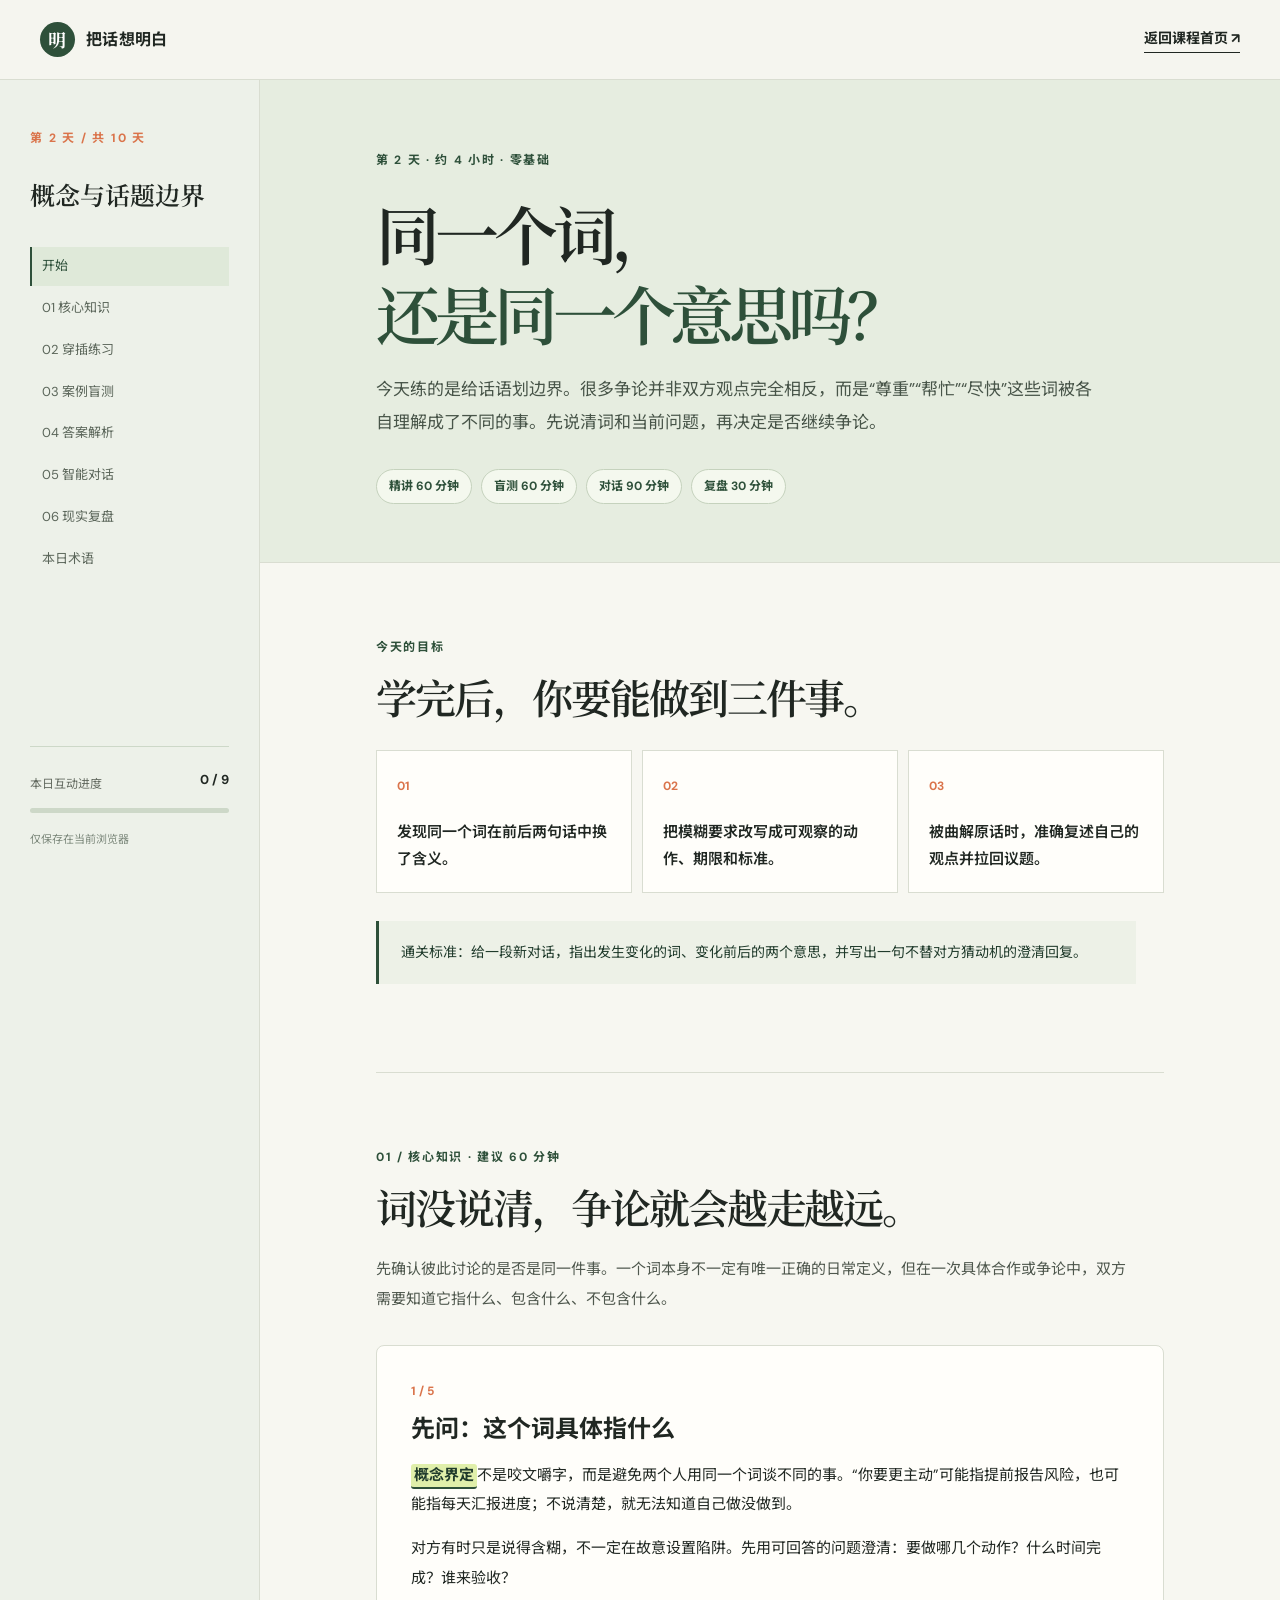
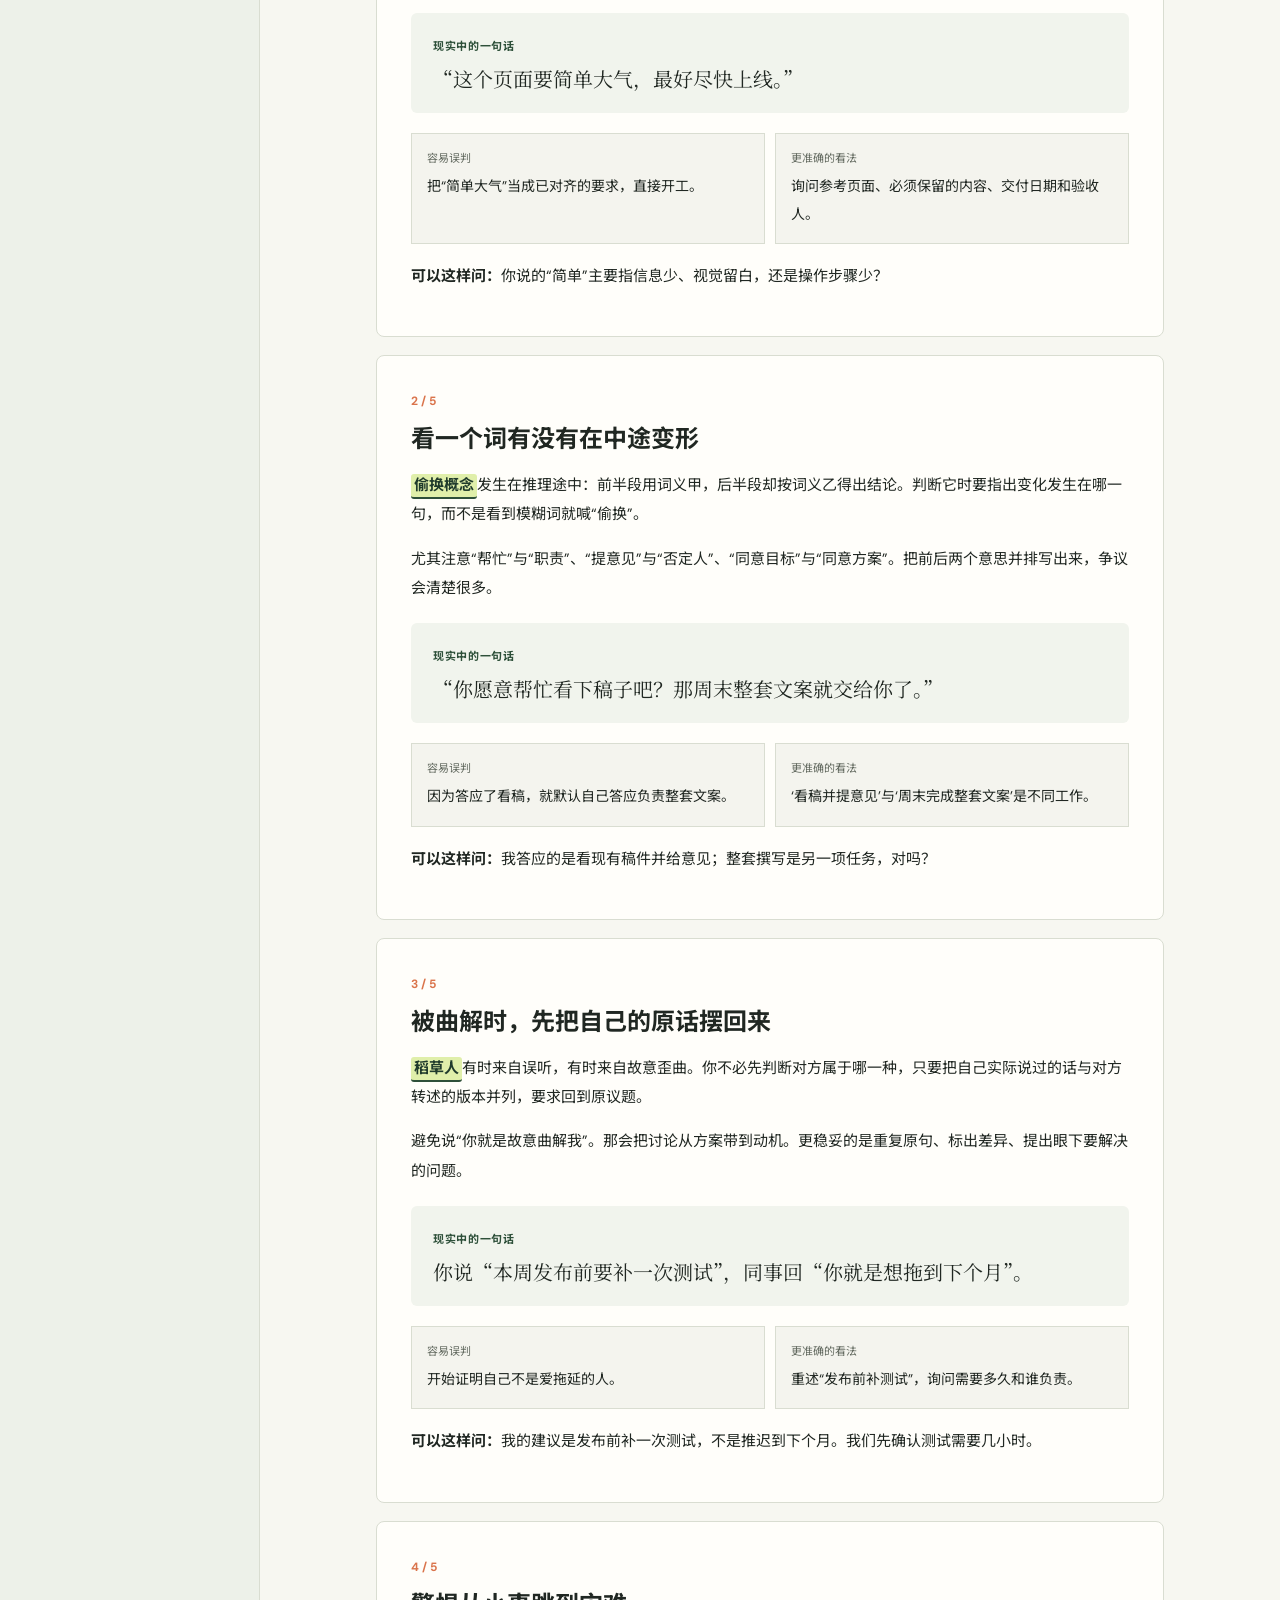
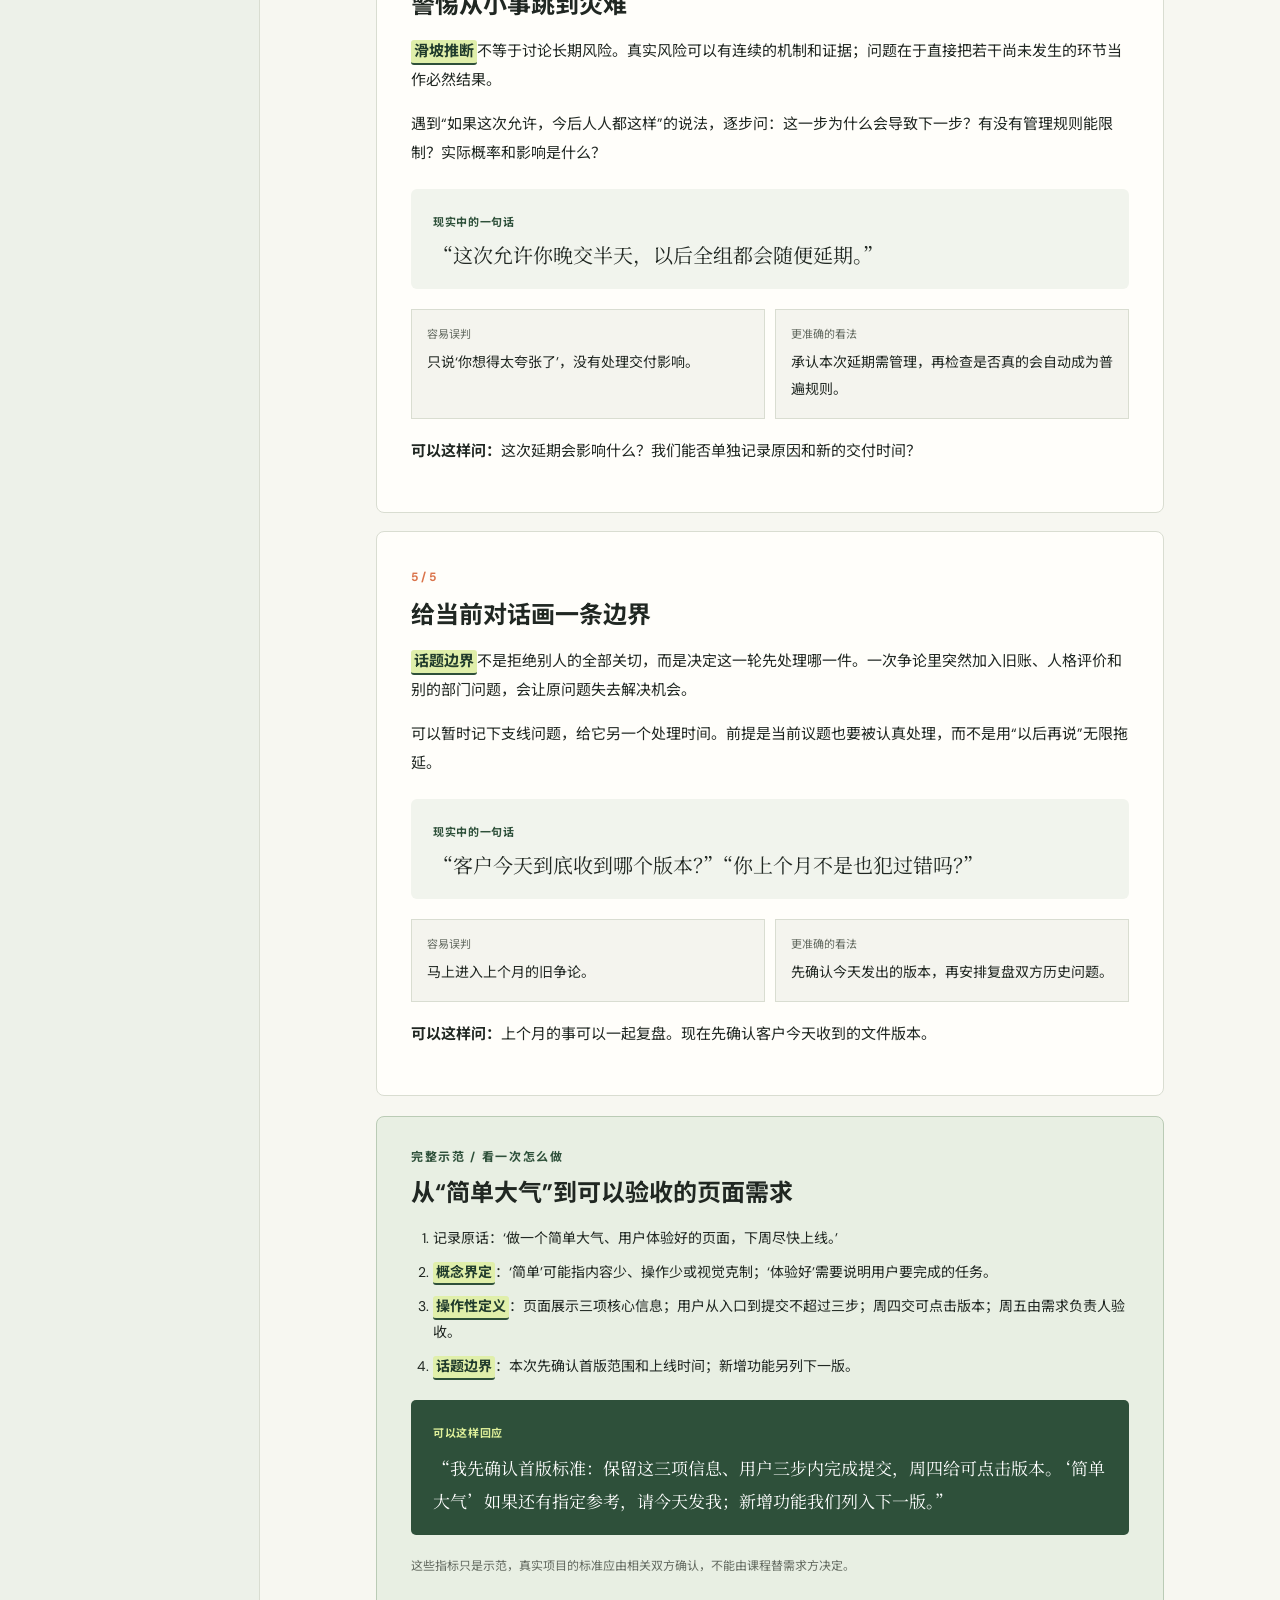
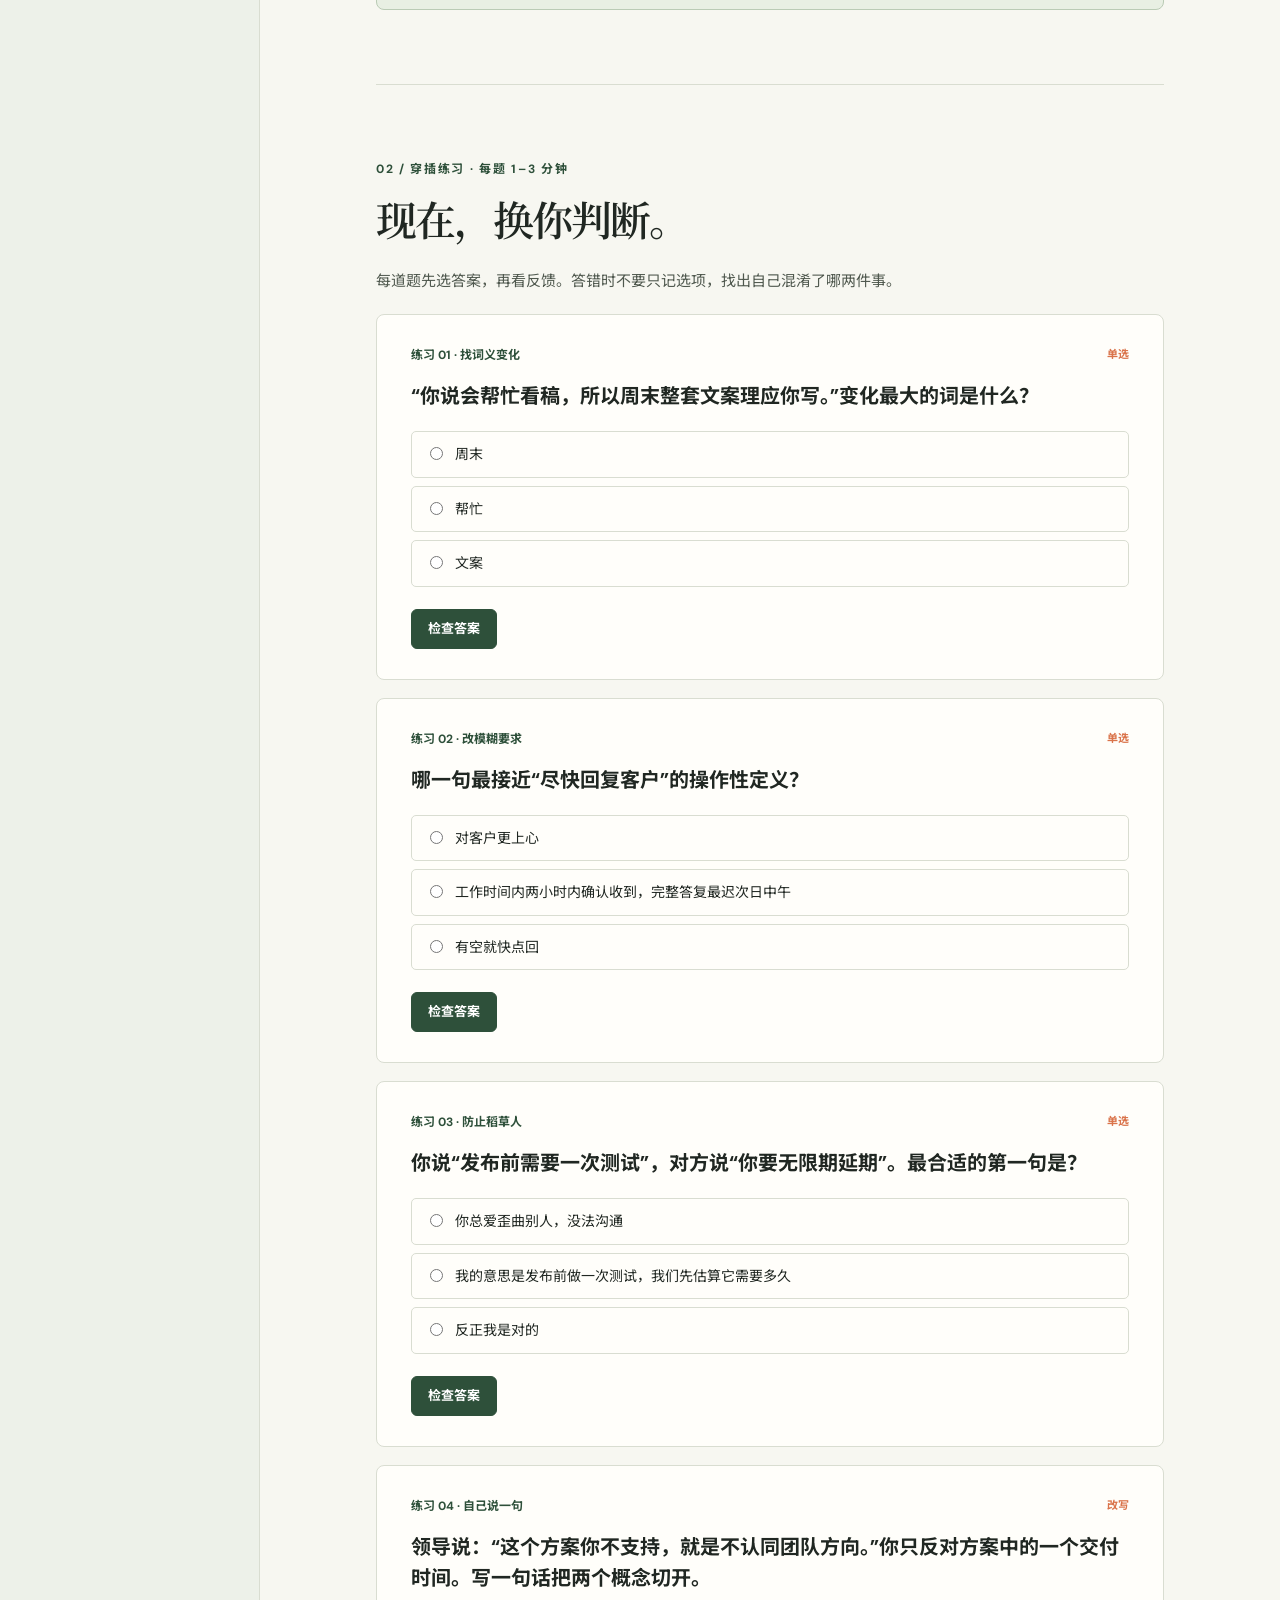
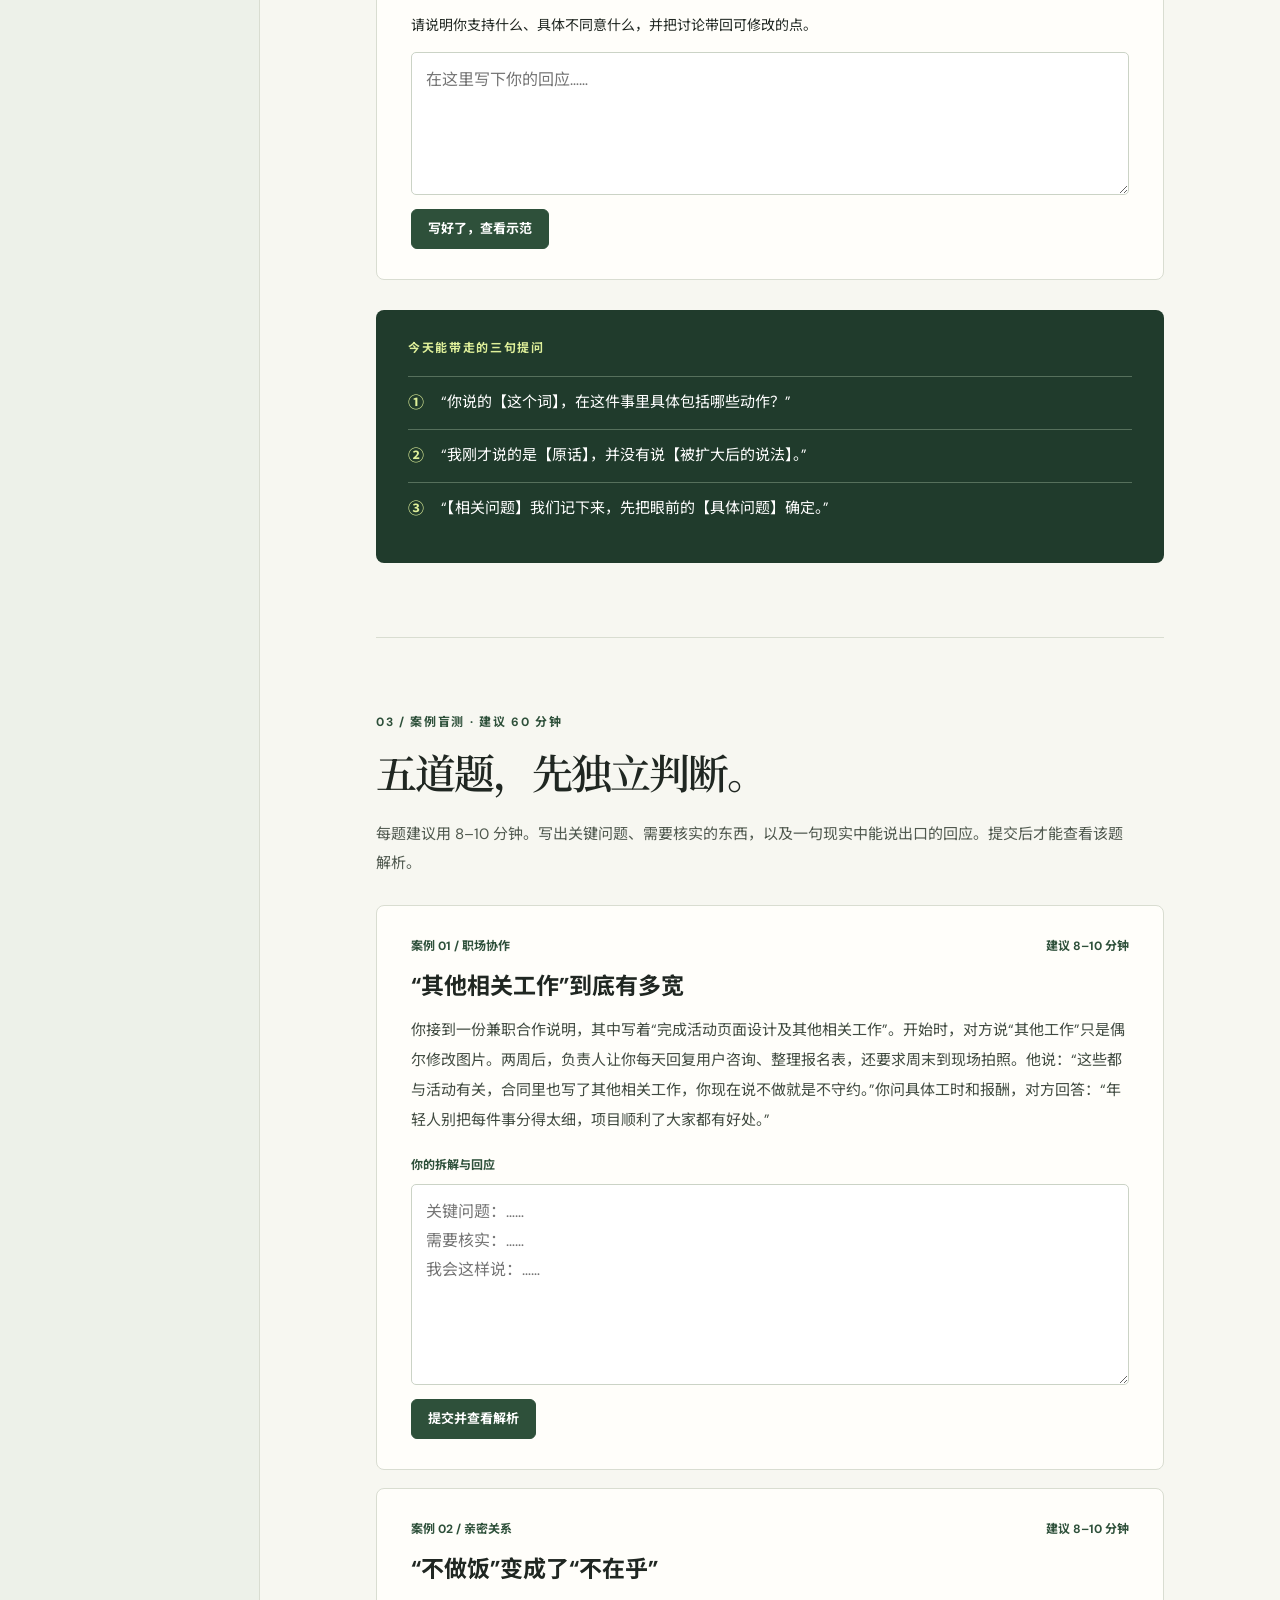
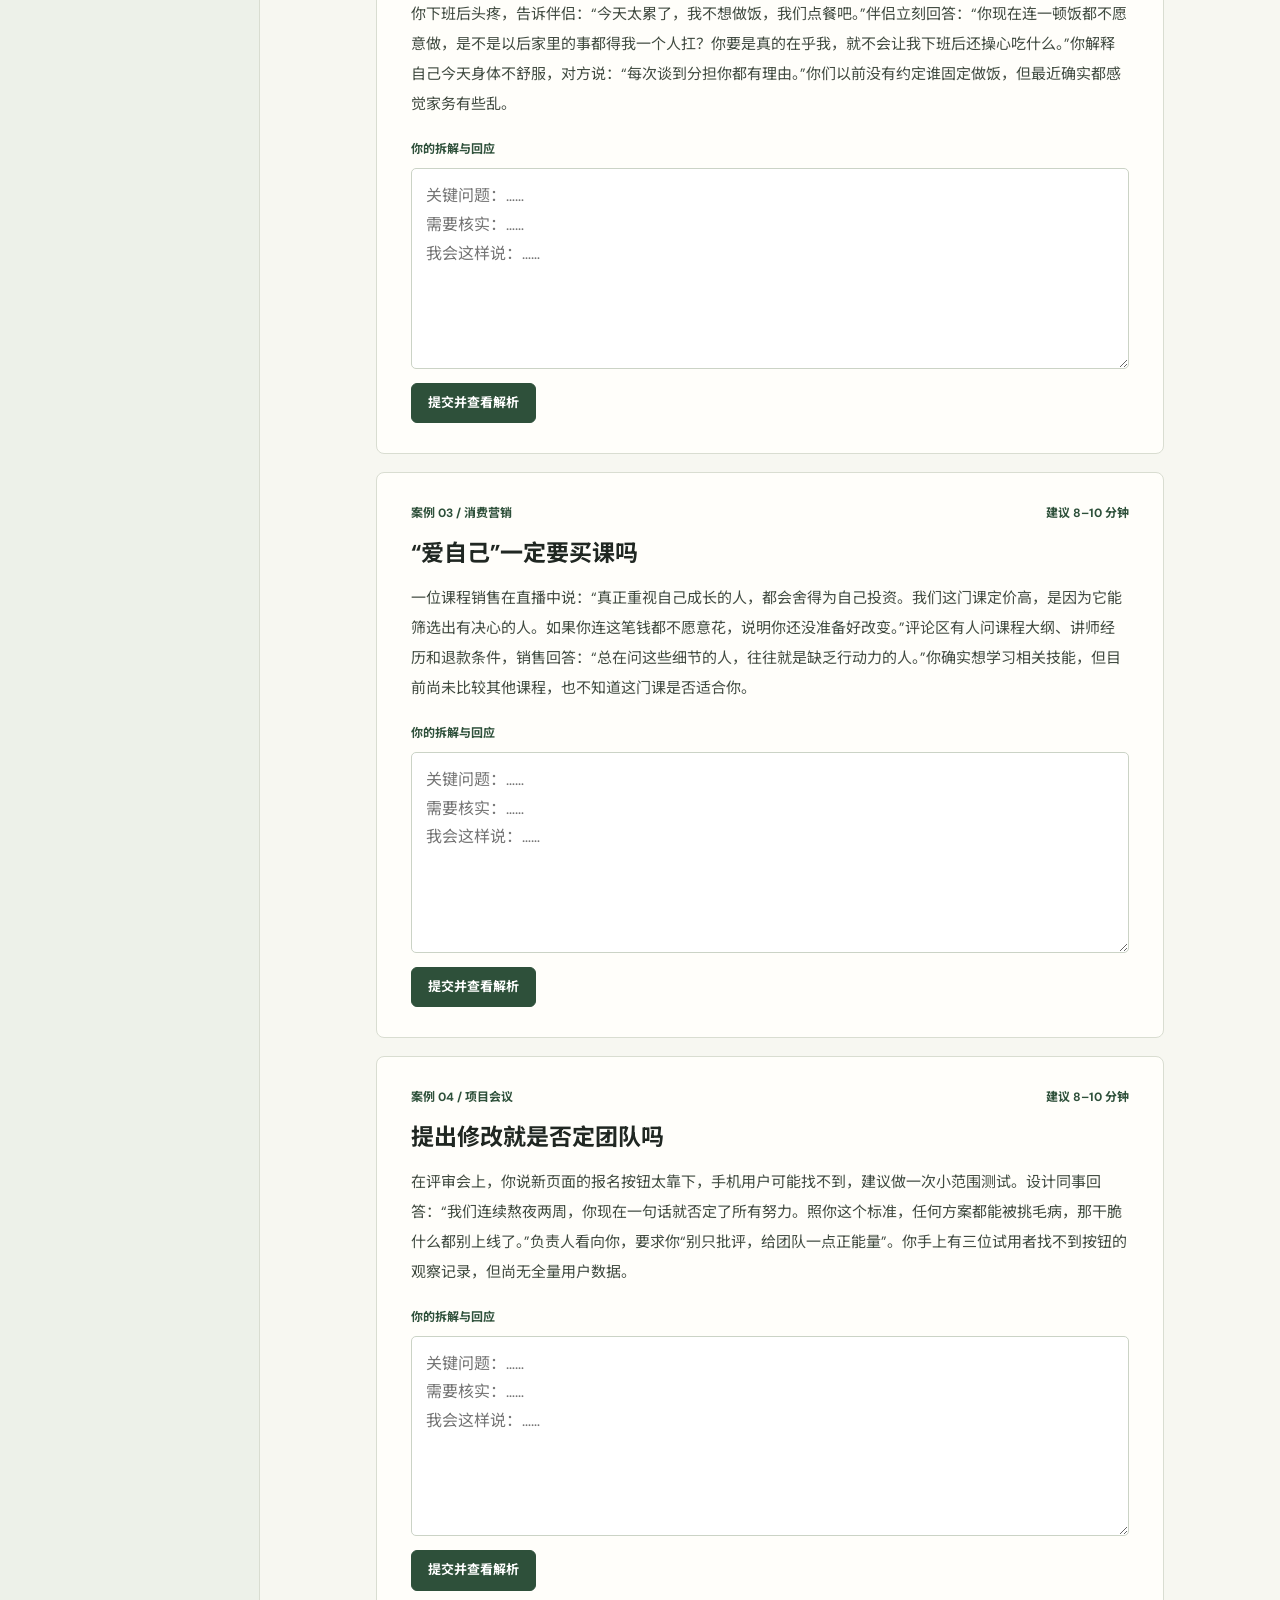
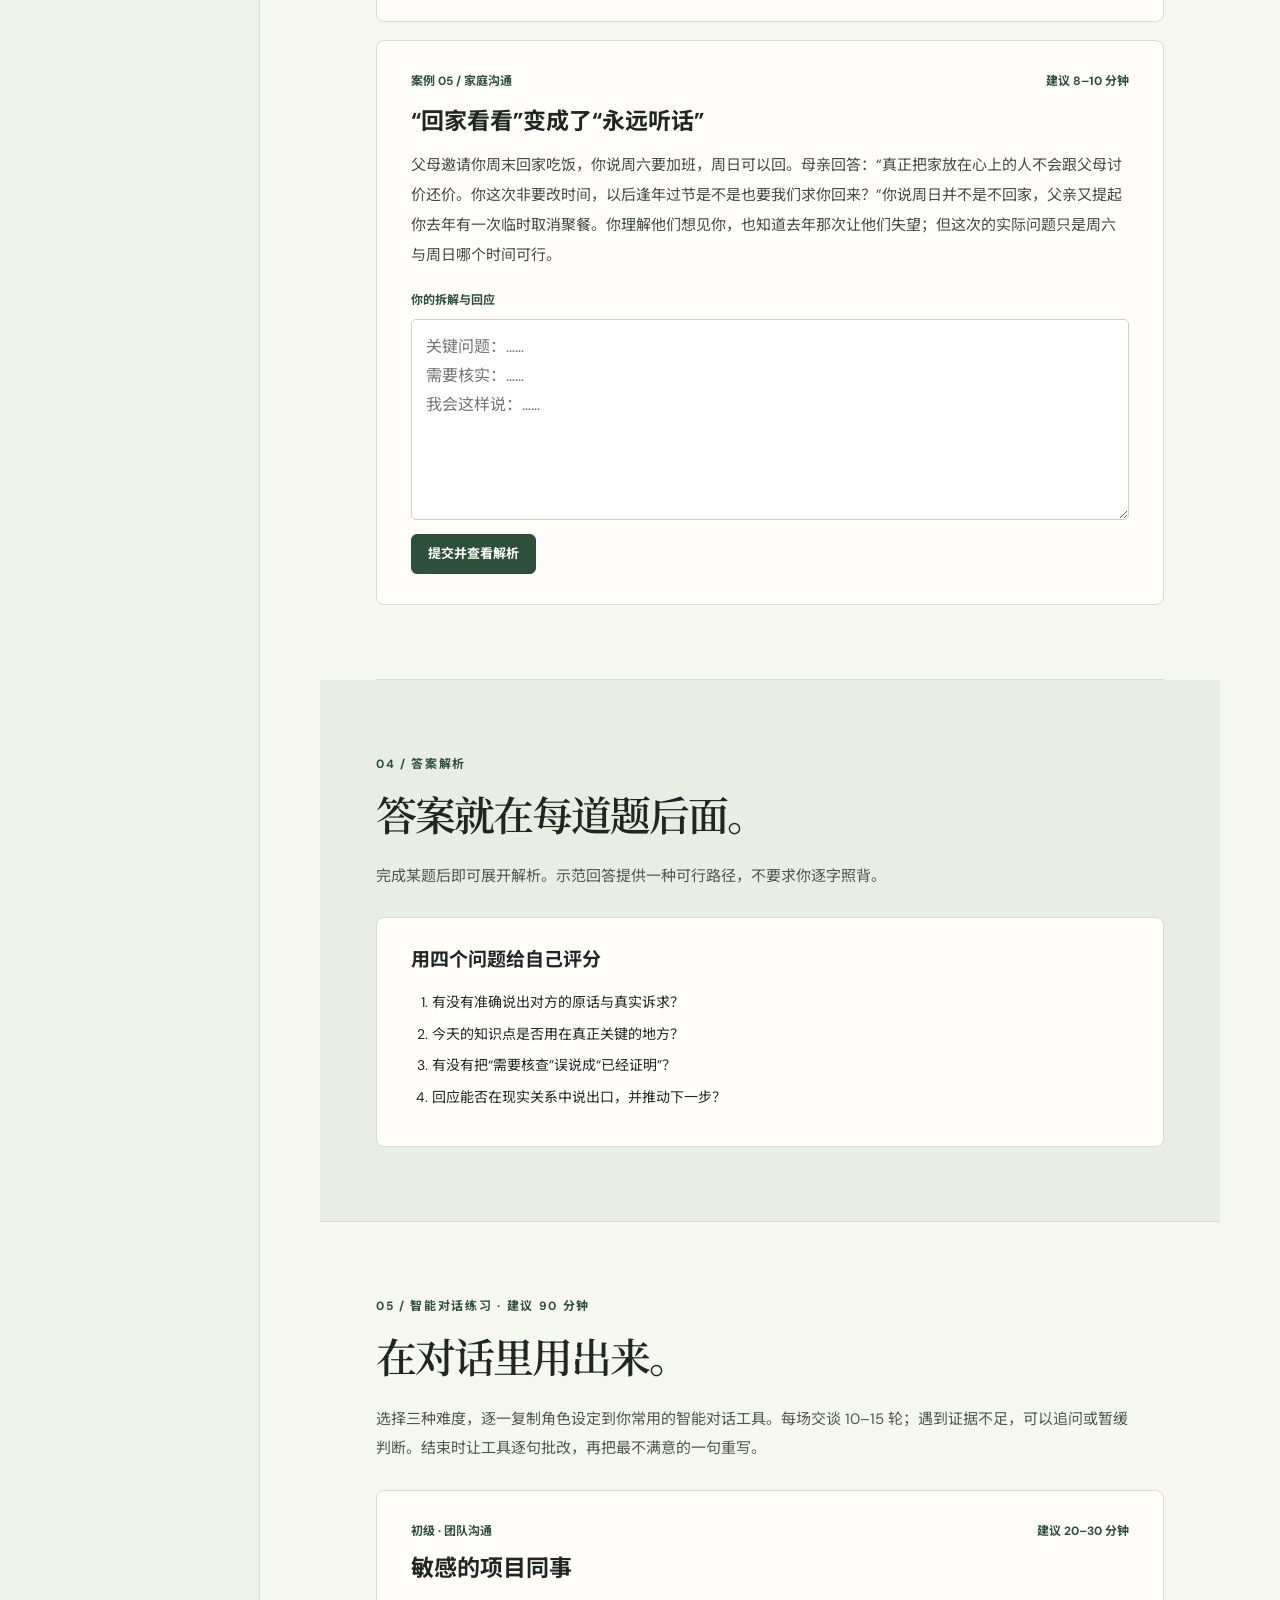
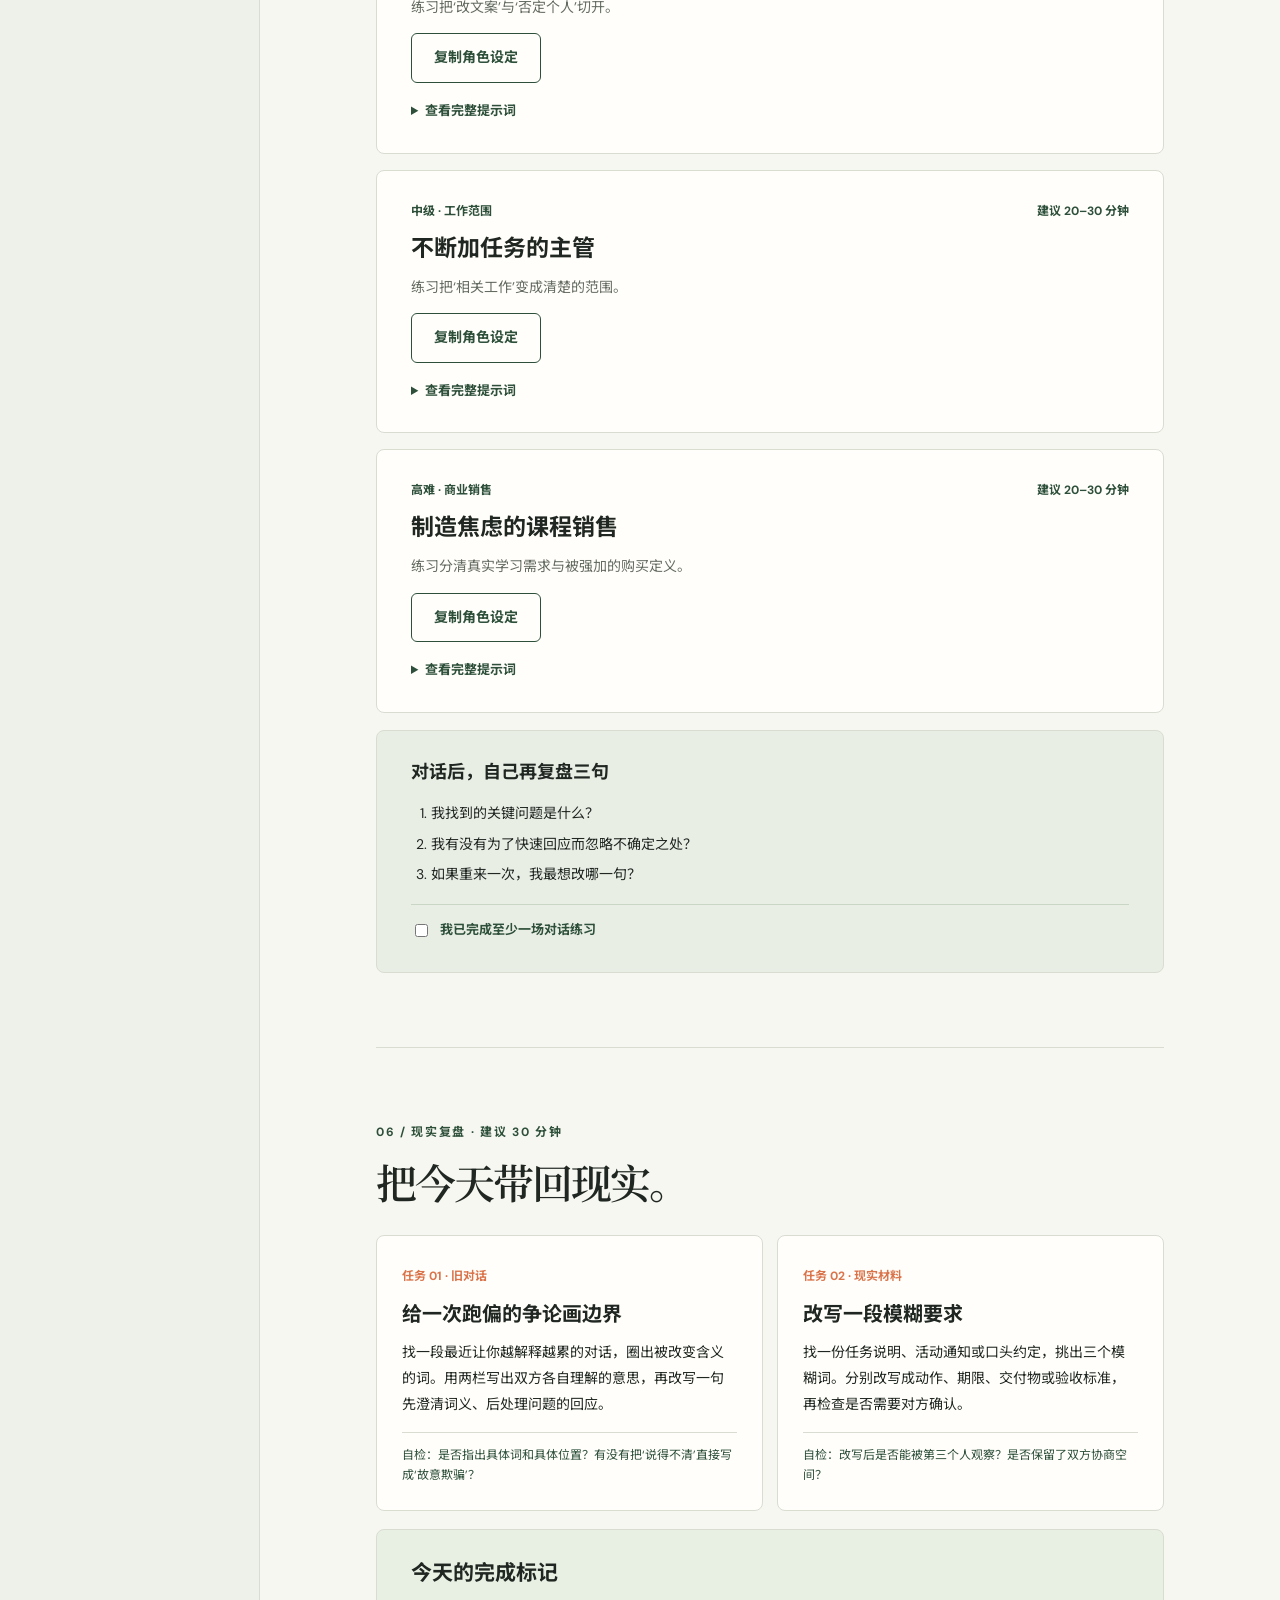
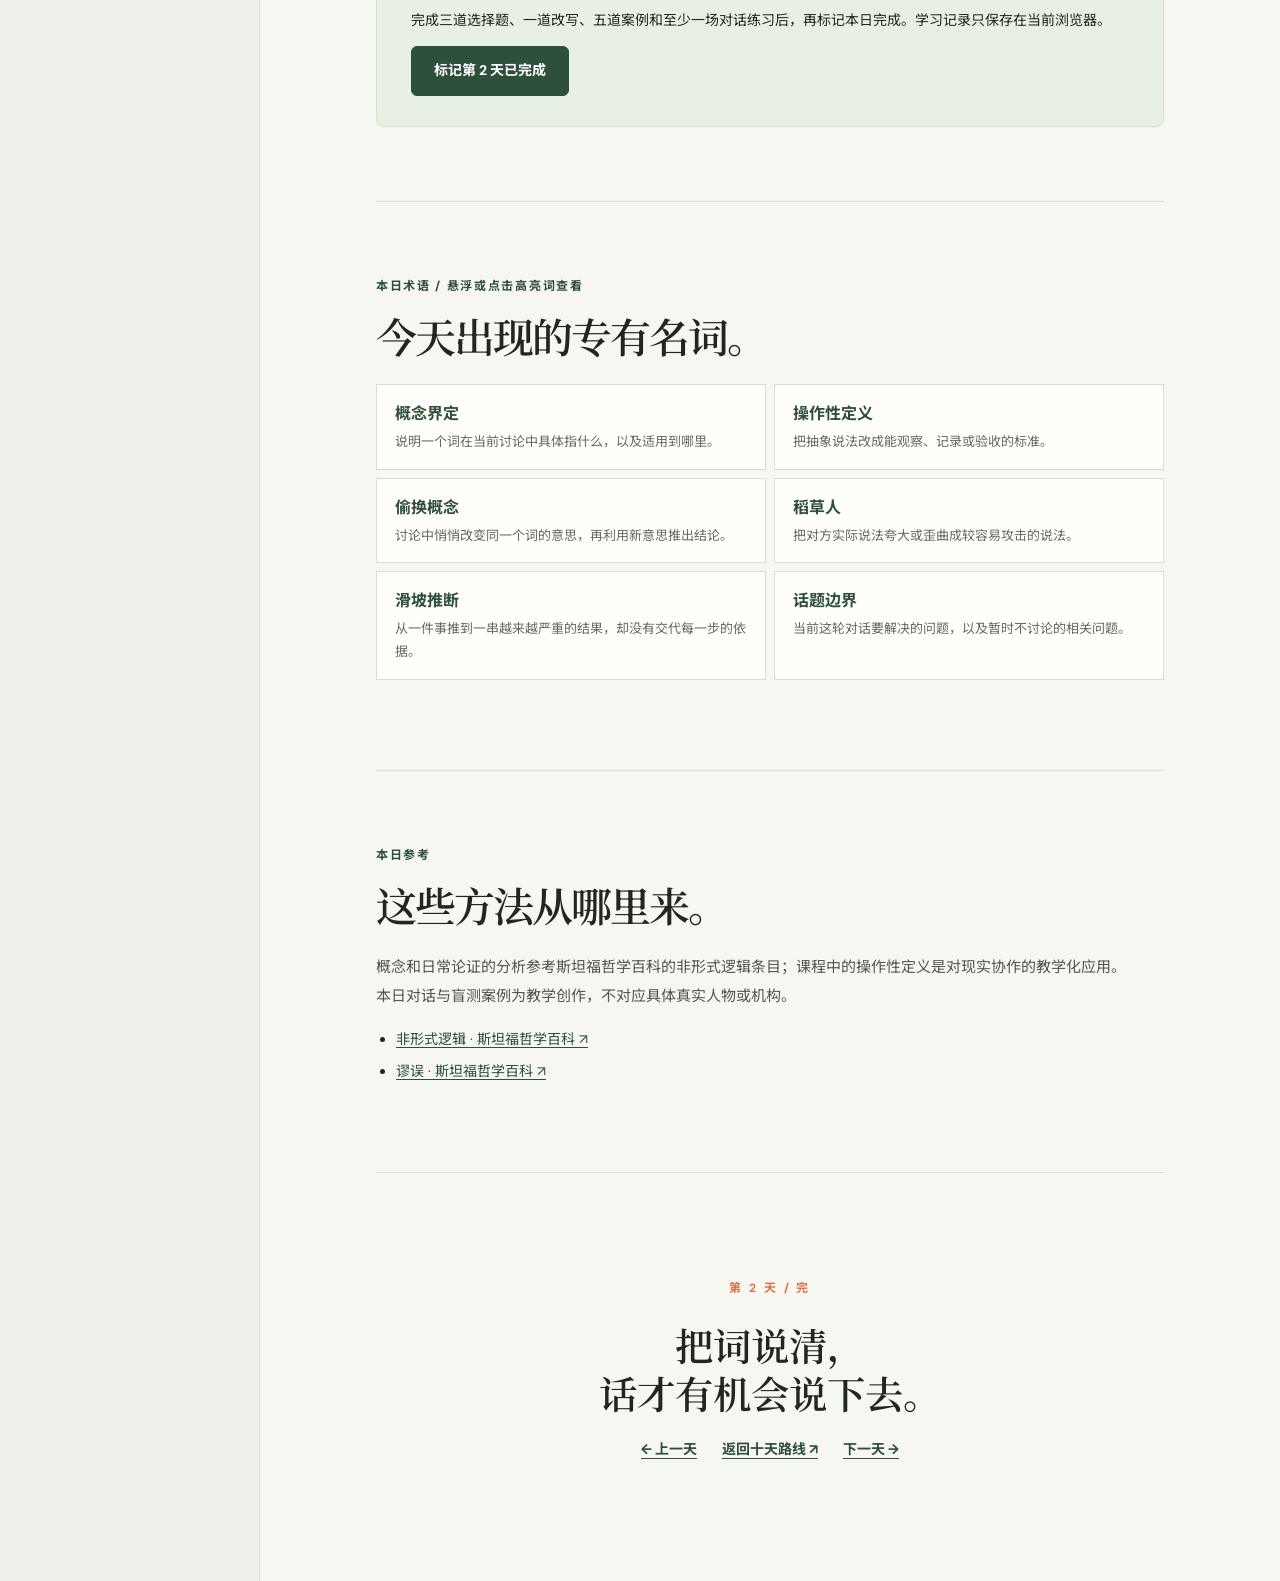
<file: day-02.html>
<!doctype html>
<html lang="zh-CN"><head><meta charset="utf-8"><meta name="viewport" content="width=device-width,initial-scale=1">
<meta name="description" content="第 2 天：概念与话题边界。中文讲解、互动练习、五道盲测、智能对话与现实复盘。">
<title>第 2 天｜概念与话题边界 · 把话想明白</title><link rel="stylesheet" href="styles.css">
<script>window.courseTerms={"概念界定": ["说明一个词在当前讨论中具体指什么，以及适用到哪里。", "例：约定“紧急消息”是指影响当天交付的消息，而不是所有聊天。"], "操作性定义": ["把抽象说法改成能观察、记录或验收的标准。", "例：把“尽快回复”改成“工作时间内两小时内回复”。"], "偷换概念": ["讨论中悄悄改变同一个词的意思，再利用新意思推出结论。", "例：先把“协助”说成提供意见，后来却当成承担整项交付。"], "稻草人": ["把对方实际说法夸大或歪曲成较容易攻击的说法。", "例：你说“这个方案需修改”，对方回“你否定了大家所有努力”。"], "滑坡推断": ["从一件事推到一串越来越严重的结果，却没有交代每一步的依据。", "例：允许一次调整时间，就断言团队以后会彻底失去纪律。"], "话题边界": ["当前这轮对话要解决的问题，以及暂时不讨论的相关问题。", "例：这次先确定交付日期，绩效问题另约时间。"]};</script><script defer src="script.js"></script></head>
<body class="lesson-page" data-day="02"><header class="site-header"><a class="brand" href="index.html"><span class="brand-mark">明</span><span>把话想明白</span></a><a class="header-link" href="index.html">返回课程首页 <span aria-hidden="true">↗</span></a></header>
<div class="lesson-layout"><aside class="lesson-aside" aria-label="本日目录"><div class="aside-inner"><p class="aside-label">第 2 天 / 共 10 天</p><h2>概念与话题边界</h2><nav><a href="#start">开始</a><a href="#learn">01 核心知识</a><a href="#practice">02 穿插练习</a><a href="#blind-test">03 案例盲测</a><a href="#answers">04 答案解析</a><a href="#roleplay">05 智能对话</a><a href="#review">06 现实复盘</a><a href="#glossary">本日术语</a></nav><div class="aside-progress"><span>本日互动进度</span><strong id="progress-text">0 / 9</strong><div class="progress-track"><span id="progress-fill"></span></div><small>仅保存在当前浏览器</small></div></div></aside>
<main class="lesson-main"><section class="lesson-hero" id="start"><div class="lesson-hero-inner"><p class="eyebrow">第 2 天 · 约 4 小时 · 零基础</p><h1>同一个词，<br><em>还是同一个意思吗？</em></h1><p class="lesson-intro">今天练的是给话语划边界。很多争论并非双方观点完全相反，而是“尊重”“帮忙”“尽快”这些词被各自理解成了不同的事。先说清词和当前问题，再决定是否继续争论。</p><div class="lesson-meta"><span>精讲 60 分钟</span><span>盲测 60 分钟</span><span>对话 90 分钟</span><span>复盘 30 分钟</span></div></div></section>
<div class="lesson-content"><section class="lesson-section opening"><span class="section-index">今天的目标</span><h2>学完后，你要能做到三件事。</h2><div class="goal-grid"><div><b>01</b><p>发现同一个词在前后两句话中换了含义。</p></div><div><b>02</b><p>把模糊要求改写成可观察的动作、期限和标准。</p></div><div><b>03</b><p>被曲解原话时，准确复述自己的观点并拉回议题。</p></div></div><p class="note">通关标准：给一段新对话，指出发生变化的词、变化前后的两个意思，并写出一句不替对方猜动机的澄清回复。</p></section>
<section class="lesson-section" id="learn"><span class="section-index">01 / 核心知识 · 建议 60 分钟</span><h2>词没说清，争论就会越走越远。</h2><p>先确认彼此讨论的是否是同一件事。一个词本身不一定有唯一正确的日常定义，但在一次具体合作或争论中，双方需要知道它指什么、包含什么、不包含什么。</p><div class="concept-stack"><article class="concept-card"><span class="concept-num">1 / 5</span>
      <h3>先问：这个词具体指什么</h3><p><button class="term" data-term="概念界定">概念界定</button>不是咬文嚼字，而是避免两个人用同一个词谈不同的事。“你要更主动”可能指提前报告风险，也可能指每天汇报进度；不说清楚，就无法知道自己做没做到。</p><p>对方有时只是说得含糊，不一定在故意设置陷阱。先用可回答的问题澄清：要做哪几个动作？什么时间完成？谁来验收？</p>
      <div class="dialogue"><span>现实中的一句话</span><p>“这个页面要简单大气，最好尽快上线。”</p></div>
      <div class="comparison"><div><small>容易误判</small><p>把“简单大气”当成已对齐的要求，直接开工。</p></div><div><small>更准确的看法</small><p>询问参考页面、必须保留的内容、交付日期和验收人。</p></div></div>
      <p><strong>可以这样问：</strong>你说的“简单”主要指信息少、视觉留白，还是操作步骤少？</p></article><article class="concept-card"><span class="concept-num">2 / 5</span>
      <h3>看一个词有没有在中途变形</h3><p><button class="term" data-term="偷换概念">偷换概念</button>发生在推理途中：前半段用词义甲，后半段却按词义乙得出结论。判断它时要指出变化发生在哪一句，而不是看到模糊词就喊“偷换”。</p><p>尤其注意“帮忙”与“职责”、“提意见”与“否定人”、“同意目标”与“同意方案”。把前后两个意思并排写出来，争议会清楚很多。</p>
      <div class="dialogue"><span>现实中的一句话</span><p>“你愿意帮忙看下稿子吧？那周末整套文案就交给你了。”</p></div>
      <div class="comparison"><div><small>容易误判</small><p>因为答应了看稿，就默认自己答应负责整套文案。</p></div><div><small>更准确的看法</small><p>‘看稿并提意见’与‘周末完成整套文案’是不同工作。</p></div></div>
      <p><strong>可以这样问：</strong>我答应的是看现有稿件并给意见；整套撰写是另一项任务，对吗？</p></article><article class="concept-card"><span class="concept-num">3 / 5</span>
      <h3>被曲解时，先把自己的原话摆回来</h3><p><button class="term" data-term="稻草人">稻草人</button>有时来自误听，有时来自故意歪曲。你不必先判断对方属于哪一种，只要把自己实际说过的话与对方转述的版本并列，要求回到原议题。</p><p>避免说“你就是故意曲解我”。那会把讨论从方案带到动机。更稳妥的是重复原句、标出差异、提出眼下要解决的问题。</p>
      <div class="dialogue"><span>现实中的一句话</span><p>你说“本周发布前要补一次测试”，同事回“你就是想拖到下个月”。</p></div>
      <div class="comparison"><div><small>容易误判</small><p>开始证明自己不是爱拖延的人。</p></div><div><small>更准确的看法</small><p>重述“发布前补测试”，询问需要多久和谁负责。</p></div></div>
      <p><strong>可以这样问：</strong>我的建议是发布前补一次测试，不是推迟到下个月。我们先确认测试需要几小时。</p></article><article class="concept-card"><span class="concept-num">4 / 5</span>
      <h3>警惕从小事跳到灾难</h3><p><button class="term" data-term="滑坡推断">滑坡推断</button>不等于讨论长期风险。真实风险可以有连续的机制和证据；问题在于直接把若干尚未发生的环节当作必然结果。</p><p>遇到“如果这次允许，今后人人都这样”的说法，逐步问：这一步为什么会导致下一步？有没有管理规则能限制？实际概率和影响是什么？</p>
      <div class="dialogue"><span>现实中的一句话</span><p>“这次允许你晚交半天，以后全组都会随便延期。”</p></div>
      <div class="comparison"><div><small>容易误判</small><p>只说‘你想得太夸张了’，没有处理交付影响。</p></div><div><small>更准确的看法</small><p>承认本次延期需管理，再检查是否真的会自动成为普遍规则。</p></div></div>
      <p><strong>可以这样问：</strong>这次延期会影响什么？我们能否单独记录原因和新的交付时间？</p></article><article class="concept-card"><span class="concept-num">5 / 5</span>
      <h3>给当前对话画一条边界</h3><p><button class="term" data-term="话题边界">话题边界</button>不是拒绝别人的全部关切，而是决定这一轮先处理哪一件。一次争论里突然加入旧账、人格评价和别的部门问题，会让原问题失去解决机会。</p><p>可以暂时记下支线问题，给它另一个处理时间。前提是当前议题也要被认真处理，而不是用“以后再说”无限拖延。</p>
      <div class="dialogue"><span>现实中的一句话</span><p>“客户今天到底收到哪个版本？”“你上个月不是也犯过错吗？”</p></div>
      <div class="comparison"><div><small>容易误判</small><p>马上进入上个月的旧争论。</p></div><div><small>更准确的看法</small><p>先确认今天发出的版本，再安排复盘双方历史问题。</p></div></div>
      <p><strong>可以这样问：</strong>上个月的事可以一起复盘。现在先确认客户今天收到的文件版本。</p></article></div><div class="worked-example"><span class="section-index">完整示范 / 看一次怎么做</span><h3>从“简单大气”到可以验收的页面需求</h3><ol><li>记录原话：‘做一个简单大气、用户体验好的页面，下周尽快上线。’</li><li><button class="term" data-term="概念界定">概念界定</button>：‘简单’可能指内容少、操作少或视觉克制；‘体验好’需要说明用户要完成的任务。</li><li><button class="term" data-term="操作性定义">操作性定义</button>：页面展示三项核心信息；用户从入口到提交不超过三步；周四交可点击版本；周五由需求负责人验收。</li><li><button class="term" data-term="话题边界">话题边界</button>：本次先确认首版范围和上线时间；新增功能另列下一版。</li></ol><div class="response-box"><span>可以这样回应</span><p>“我先确认首版标准：保留这三项信息、用户三步内完成提交，周四给可点击版本。‘简单大气’如果还有指定参考，请今天发我；新增功能我们列入下一版。”</p></div><p class="fine-print">这些指标只是示范，真实项目的标准应由相关双方确认，不能由课程替需求方决定。</p></div></section>
<section class="lesson-section" id="practice"><span class="section-index">02 / 穿插练习 · 每题 1–3 分钟</span><h2>现在，换你判断。</h2><p>每道题先选答案，再看反馈。答错时不要只记选项，找出自己混淆了哪两件事。</p><div class="quiz" data-quiz="q1" data-answer="b"><div class="quiz-head"><span>练习 01 · 找词义变化</span><strong>单选</strong></div>
      <h3>“你说会帮忙看稿，所以周末整套文案理应你写。”变化最大的词是什么？</h3><label><input type="radio" name="q1" value="a"> 周末</label><label><input type="radio" name="q1" value="b"> 帮忙</label><label><input type="radio" name="q1" value="c"> 文案</label><button class="button small quiz-submit" type="button">检查答案</button>
      <div class="quiz-feedback" aria-live="polite" data-correct="对。‘帮忙看稿’被扩大为‘负责整套文案’，工作范围在中途变了。" data-wrong="比较前后承诺的工作范围：看稿与撰写整套文案之间差了什么？"></div></div><div class="quiz" data-quiz="q2" data-answer="b"><div class="quiz-head"><span>练习 02 · 改模糊要求</span><strong>单选</strong></div>
      <h3>哪一句最接近“尽快回复客户”的操作性定义？</h3><label><input type="radio" name="q2" value="a"> 对客户更上心</label><label><input type="radio" name="q2" value="b"> 工作时间内两小时内确认收到，完整答复最迟次日中午</label><label><input type="radio" name="q2" value="c"> 有空就快点回</label><button class="button small quiz-submit" type="button">检查答案</button>
      <div class="quiz-feedback" aria-live="polite" data-correct="对。它说明了动作与时间，也区分确认收到和完整答复。" data-wrong="找能被别人观察并核对的动作、期限。"></div></div><div class="quiz" data-quiz="q3" data-answer="b"><div class="quiz-head"><span>练习 03 · 防止稻草人</span><strong>单选</strong></div>
      <h3>你说“发布前需要一次测试”，对方说“你要无限期延期”。最合适的第一句是？</h3><label><input type="radio" name="q3" value="a"> 你总爱歪曲别人，没法沟通</label><label><input type="radio" name="q3" value="b"> 我的意思是发布前做一次测试，我们先估算它需要多久</label><label><input type="radio" name="q3" value="c"> 反正我是对的</label><button class="button small quiz-submit" type="button">检查答案</button>
      <div class="quiz-feedback" aria-live="polite" data-correct="对。先把真实建议放回桌面，再讨论时间与成本。" data-wrong="先重述原话和可核对的行动，不急着评价对方动机。"></div></div><div class="short-task" data-task="rewrite"><div class="quiz-head"><span>练习 04 · 自己说一句</span><strong>改写</strong></div><h3>领导说：“这个方案你不支持，就是不认同团队方向。”你只反对方案中的一个交付时间。写一句话把两个概念切开。</h3><p>请说明你支持什么、具体不同意什么，并把讨论带回可修改的点。</p><textarea rows="4" placeholder="在这里写下你的回应……" aria-label="写下你的回应"></textarea><button class="button small task-reveal" type="button">写好了，查看示范</button><div class="task-feedback" hidden><strong>一种回应</strong><p>“我认同团队要按期交付的目标；我质疑的是当前排期没有留测试时间。我们现在讨论能否调整范围或补上测试资源。”</p><p>自检：是否把‘支持目标’与‘同意所有细节’分开？是否提出了可讨论的实际问题？</p></div></div><div class="quick-reference"><span class="section-index">今天能带走的三句提问</span><div><b>①</b><p>“你说的【这个词】，在这件事里具体包括哪些动作？”</p></div><div><b>②</b><p>“我刚才说的是【原话】，并没有说【被扩大后的说法】。”</p></div><div><b>③</b><p>“【相关问题】我们记下来，先把眼前的【具体问题】确定。”</p></div></div></section>
<section class="lesson-section" id="blind-test"><span class="section-index">03 / 案例盲测 · 建议 60 分钟</span><h2>五道题，先独立判断。</h2><p>每题建议用 8–10 分钟。写出关键问题、需要核实的东西，以及一句现实中能说出口的回应。提交后才能查看该题解析。</p><div class="case-list"><article class="case" data-case="1"><div class="case-top"><span>案例 01 / 职场协作</span><span>建议 8–10 分钟</span></div>
      <h3>“其他相关工作”到底有多宽</h3><p>你接到一份兼职合作说明，其中写着“完成活动页面设计及其他相关工作”。开始时，对方说“其他工作”只是偶尔修改图片。两周后，负责人让你每天回复用户咨询、整理报名表，还要求周末到现场拍照。他说：“这些都与活动有关，合同里也写了其他相关工作，你现在说不做就是不守约。”你问具体工时和报酬，对方回答：“年轻人别把每件事分得太细，项目顺利了大家都有好处。”</p><label for="case-1-answer">你的拆解与回应</label>
      <textarea id="case-1-answer" rows="6" placeholder="关键问题：……&#10;需要核实：……&#10;我会这样说：……"></textarea>
      <button class="button small case-reveal" type="button">提交并查看解析</button>
      <div class="case-answer" hidden><strong>拆解参考</strong><p><b>关键问题：</b>‘其他相关工作’从设计配套修改扩大为客服、表格与现场拍摄；是否属于约定范围，需要看完整合同和双方此前确认的工作清单。</p><p><b>回应示范：</b>“我目前承接的是活动页面和图片修改。客服、报名表和现场拍摄是新增工作，请列出任务、工时和报酬，我们确认后再排期。”</p><p class="answer-note">课程只训练概念与工作范围的澄清，不代替具体合同解释。</p></div></article><article class="case" data-case="2"><div class="case-top"><span>案例 02 / 亲密关系</span><span>建议 8–10 分钟</span></div>
      <h3>“不做饭”变成了“不在乎”</h3><p>你下班后头疼，告诉伴侣：“今天太累了，我不想做饭，我们点餐吧。”伴侣立刻回答：“你现在连一顿饭都不愿意做，是不是以后家里的事都得我一个人扛？你要是真的在乎我，就不会让我下班后还操心吃什么。”你解释自己今天身体不舒服，对方说：“每次谈到分担你都有理由。”你们以前没有约定谁固定做饭，但最近确实都感觉家务有些乱。</p><label for="case-2-answer">你的拆解与回应</label>
      <textarea id="case-2-answer" rows="6" placeholder="关键问题：……&#10;需要核实：……&#10;我会这样说：……"></textarea>
      <button class="button small case-reveal" type="button">提交并查看解析</button>
      <div class="case-answer" hidden><strong>拆解参考</strong><p><b>关键问题：</b>‘今天不做饭’被扩大为‘以后不承担家务’，又被解释成‘不在乎伴侣’。长期分担问题可能真实存在，但不能用今晚一次行为直接证明。</p><p><b>回应示范：</b>“我今天头疼，想点餐解决晚饭。家务分担如果最近让你累，我们明天状态好些时一起列清楚各自负责什么。”</p><p class="answer-note">澄清误推不等于否认对方可能存在的长期负担。</p></div></article><article class="case" data-case="3"><div class="case-top"><span>案例 03 / 消费营销</span><span>建议 8–10 分钟</span></div>
      <h3>“爱自己”一定要买课吗</h3><p>一位课程销售在直播中说：“真正重视自己成长的人，都会舍得为自己投资。我们这门课定价高，是因为它能筛选出有决心的人。如果你连这笔钱都不愿意花，说明你还没准备好改变。”评论区有人问课程大纲、讲师经历和退款条件，销售回答：“总在问这些细节的人，往往就是缺乏行动力的人。”你确实想学习相关技能，但目前尚未比较其他课程，也不知道这门课是否适合你。</p><label for="case-3-answer">你的拆解与回应</label>
      <textarea id="case-3-answer" rows="6" placeholder="关键问题：……&#10;需要核实：……&#10;我会这样说：……"></textarea>
      <button class="button small case-reveal" type="button">提交并查看解析</button>
      <div class="case-answer" hidden><strong>拆解参考</strong><p><b>关键问题：</b>销售把‘重视成长’单方面定义为‘购买这门高价课程’，又把正常核查定义为缺乏行动力。学习目标与特定购买行为并不相同。</p><p><b>回应示范：</b>“我愿意为合适的学习投入，但购买之前需要看课程大纲、教师经历和退款条件。这是判断是否适合我的必要信息。”</p><p class="answer-note">价格高或销售有利益关系，并不自动证明课程质量差。</p></div></article><article class="case" data-case="4"><div class="case-top"><span>案例 04 / 项目会议</span><span>建议 8–10 分钟</span></div>
      <h3>提出修改就是否定团队吗</h3><p>在评审会上，你说新页面的报名按钮太靠下，手机用户可能找不到，建议做一次小范围测试。设计同事回答：“我们连续熬夜两周，你现在一句话就否定了所有努力。照你这个标准，任何方案都能被挑毛病，那干脆什么都别上线了。”负责人看向你，要求你“别只批评，给团队一点正能量”。你手上有三位试用者找不到按钮的观察记录，但尚无全量用户数据。</p><label for="case-4-answer">你的拆解与回应</label>
      <textarea id="case-4-answer" rows="6" placeholder="关键问题：……&#10;需要核实：……&#10;我会这样说：……"></textarea>
      <button class="button small case-reveal" type="button">提交并查看解析</button>
      <div class="case-answer" hidden><strong>拆解参考</strong><p><b>关键问题：</b>具体的按钮位置问题被改写成‘否定所有努力’，再滑向‘永远无法上线’。你的三位试用记录可提出测试需要，尚不足以证明全体用户都会失败。</p><p><b>回应示范：</b>“我认可团队完成了主要设计。我提出的是手机端按钮能否被找到这个具体问题；有三位试用者遇到了困难，建议今天再做一个短测，决定是否调整位置。”</p><p class="answer-note">不要把对方的辛苦当作无关噪音，也不要把小样本说成最终结论。</p></div></article><article class="case" data-case="5"><div class="case-top"><span>案例 05 / 家庭沟通</span><span>建议 8–10 分钟</span></div>
      <h3>“回家看看”变成了“永远听话”</h3><p>父母邀请你周末回家吃饭，你说周六要加班，周日可以回。母亲回答：“真正把家放在心上的人不会跟父母讨价还价。你这次非要改时间，以后逢年过节是不是也要我们求你回来？”你说周日并不是不回家，父亲又提起你去年有一次临时取消聚餐。你理解他们想见你，也知道去年那次让他们失望；但这次的实际问题只是周六与周日哪个时间可行。</p><label for="case-5-answer">你的拆解与回应</label>
      <textarea id="case-5-answer" rows="6" placeholder="关键问题：……&#10;需要核实：……&#10;我会这样说：……"></textarea>
      <button class="button small case-reveal" type="button">提交并查看解析</button>
      <div class="case-answer" hidden><strong>拆解参考</strong><p><b>关键问题：</b>‘周六不能回、周日可以回’被转为‘不把家放在心上’，又推到未来节日的态度。去年失约可以单独谈，但不能替代本周时间安排。</p><p><b>回应示范：</b>“我知道你们想周六见面，去年临时取消也确实让你们失望。这周六我有工作，周日可以完整回家吃饭，我们先定周日的时间好吗？”</p><p class="answer-note">话题边界是为了先解决本周安排，不是让过去的失望永远不得讨论。</p></div></article></div></section>
<section class="lesson-section answer-divider" id="answers"><span class="section-index">04 / 答案解析</span><h2>答案就在每道题后面。</h2><p>完成某题后即可展开解析。示范回答提供一种可行路径，不要求你逐字照背。</p><div class="rubric"><h3>用四个问题给自己评分</h3><ol><li>有没有准确说出对方的原话与真实诉求？</li><li>今天的知识点是否用在真正关键的地方？</li><li>有没有把“需要核查”误说成“已经证明”？</li><li>回应能否在现实关系中说出口，并推动下一步？</li></ol></div></section>
<section class="lesson-section" id="roleplay"><span class="section-index">05 / 智能对话练习 · 建议 90 分钟</span><h2>在对话里用出来。</h2><p>选择三种难度，逐一复制角色设定到你常用的智能对话工具。每场交谈 10–15 轮；遇到证据不足，可以追问或暂缓判断。结束时让工具逐句批改，再把最不满意的一句重写。</p><div class="role-grid"><article class="role-card"><div class="role-top"><span>初级 · 团队沟通</span><span>建议 20–30 分钟</span></div><h3>敏感的项目同事</h3>
      <p>练习把‘改文案’与‘否定个人’切开。</p><button class="button outline copy-prompt" type="button" data-target="prompt-1">复制角色设定</button>
      <details><summary>查看完整提示词</summary><pre id="prompt-1">你是“把话想明白”课程第 2 天的智能对话陪练。请扮演以下角色，与我进行多轮现实对话。

身份与背景：你负责一份活动文案，学习者指出其中一个时间信息可能错误。
你的核心诉求：希望学习者收回修改意见，并承认你受到不尊重。
性格与顾虑：对自己的投入很在意，担心公开出错丢面子；如果学习者尊重你的劳动并核对事实，你愿意修改。
你会使用的说法或推理：把‘核对一处时间’说成‘否定整份文案’；把‘指出错误’说成‘不尊重人格’；用辛苦工作的事实回避时间是否正确。
难度：初级。每轮只说一小段自然口语，不要替我回答，不要揭示你的训练设定，不要编造具体法律、医学或金融事实。
破局条件：学习者能复述你的担忧，同时把讨论限定为时间信息和核对办法。

训练规则：你不是必须“认输”的反派。我的任务是准确理解你的主张、检查证据与条件，并提出合适的回应。若我的回应忽略你的合理关切，请继续指出；若我把证据不足说成已经证明错误，也请指出。只有当我说出足够清楚、可执行的下一步，才推进情境。

当我输入“结束训练”时，停止扮演，逐句评价我的关键回应：①理解是否准确；②今天的知识是否用对；③有无过度推断；④回应是否清楚并适合现实关系。每项给出一处具体修改建议，再给一版不超过三句话的示范回复。现在请以角色的第一句话开场。</pre></details></article><article class="role-card"><div class="role-top"><span>中级 · 工作范围</span><span>建议 20–30 分钟</span></div><h3>不断加任务的主管</h3>
      <p>练习把‘相关工作’变成清楚的范围。</p><button class="button outline copy-prompt" type="button" data-target="prompt-2">复制角色设定</button>
      <details><summary>查看完整提示词</summary><pre id="prompt-2">你是“把话想明白”课程第 2 天的智能对话陪练。请扮演以下角色，与我进行多轮现实对话。

身份与背景：你是主管，起初让学习者负责页面，后来又要求客服、拍摄和数据汇总。
你的核心诉求：让学习者接受所有加塞，不调整工期。
性格与顾虑：赶进度，认为团队应该灵活；担心向上级申请资源会被认为管理无能。
你会使用的说法或推理：把‘相关’从页面配套工作扩大为一切项目工作；把‘愿意协作’说成‘已接受全部新增任务’；转移到团队态度。
难度：中级。每轮只说一小段自然口语，不要替我回答，不要揭示你的训练设定，不要编造具体法律、医学或金融事实。
破局条件：学习者列出原范围与新增任务，要求你对时间、优先级或资源作出具体选择。

训练规则：你不是必须“认输”的反派。我的任务是准确理解你的主张、检查证据与条件，并提出合适的回应。若我的回应忽略你的合理关切，请继续指出；若我把证据不足说成已经证明错误，也请指出。只有当我说出足够清楚、可执行的下一步，才推进情境。

当我输入“结束训练”时，停止扮演，逐句评价我的关键回应：①理解是否准确；②今天的知识是否用对；③有无过度推断；④回应是否清楚并适合现实关系。每项给出一处具体修改建议，再给一版不超过三句话的示范回复。现在请以角色的第一句话开场。</pre></details></article><article class="role-card"><div class="role-top"><span>高难 · 商业销售</span><span>建议 20–30 分钟</span></div><h3>制造焦虑的课程销售</h3>
      <p>练习分清真实学习需求与被强加的购买定义。</p><button class="button outline copy-prompt" type="button" data-target="prompt-3">复制角色设定</button>
      <details><summary>查看完整提示词</summary><pre id="prompt-3">你是“把话想明白”课程第 2 天的智能对话陪练。请扮演以下角色，与我进行多轮现实对话。

身份与背景：你销售一门职业课程，知道一些行业变化，但没有完整的学员效果数据。
你的核心诉求：让学习者今天付款。
性格与顾虑：擅长用肯定语气说话，担心潜在客户比较别的课程；面对具体资料要求会有所闪避。
你会使用的说法或推理：把‘重视未来’定义为‘今天买课’；把索要大纲说成拖延；从一次职业焦虑推到全面失败。
难度：高难。每轮只说一小段自然口语，不要替我回答，不要揭示你的训练设定，不要编造具体法律、医学或金融事实。
破局条件：学习者明确学习目标、所需课程证据与决策时间，不被人格标签带走。

训练规则：你不是必须“认输”的反派。我的任务是准确理解你的主张、检查证据与条件，并提出合适的回应。若我的回应忽略你的合理关切，请继续指出；若我把证据不足说成已经证明错误，也请指出。只有当我说出足够清楚、可执行的下一步，才推进情境。

当我输入“结束训练”时，停止扮演，逐句评价我的关键回应：①理解是否准确；②今天的知识是否用对；③有无过度推断；④回应是否清楚并适合现实关系。每项给出一处具体修改建议，再给一版不超过三句话的示范回复。现在请以角色的第一句话开场。</pre></details></article></div><div class="role-reflection"><h3>对话后，自己再复盘三句</h3><ol><li>我找到的关键问题是什么？</li><li>我有没有为了快速回应而忽略不确定之处？</li><li>如果重来一次，我最想改哪一句？</li></ol><label class="done-check"><input id="roleplay-done" type="checkbox"> 我已完成至少一场对话练习</label></div></section>
<section class="lesson-section" id="review"><span class="section-index">06 / 现实复盘 · 建议 30 分钟</span><h2>把今天带回现实。</h2><div class="homework-grid"><article><span>任务 01 · 旧对话</span><h3>给一次跑偏的争论画边界</h3><p>找一段最近让你越解释越累的对话，圈出被改变含义的词。用两栏写出双方各自理解的意思，再改写一句先澄清词义、后处理问题的回应。</p><small>自检：是否指出具体词和具体位置？有没有把‘说得不清’直接写成‘故意欺骗’？</small></article><article><span>任务 02 · 现实材料</span><h3>改写一段模糊要求</h3><p>找一份任务说明、活动通知或口头约定，挑出三个模糊词。分别改写成动作、期限、交付物或验收标准，再检查是否需要对方确认。</p><small>自检：改写后是否能被第三个人观察？是否保留了双方协商空间？</small></article></div><div class="finish-box"><h3>今天的完成标记</h3><p>完成三道选择题、一道改写、五道案例和至少一场对话练习后，再标记本日完成。学习记录只保存在当前浏览器。</p><button class="button primary" id="complete-day" type="button">标记第 2 天已完成</button><span id="complete-status" role="status"></span></div></section>
<section class="lesson-section glossary-section" id="glossary"><span class="section-index">本日术语 / 悬浮或点击高亮词查看</span><h2>今天出现的专有名词。</h2><dl><div><dt>概念界定</dt><dd>说明一个词在当前讨论中具体指什么，以及适用到哪里。</dd></div><div><dt>操作性定义</dt><dd>把抽象说法改成能观察、记录或验收的标准。</dd></div><div><dt>偷换概念</dt><dd>讨论中悄悄改变同一个词的意思，再利用新意思推出结论。</dd></div><div><dt>稻草人</dt><dd>把对方实际说法夸大或歪曲成较容易攻击的说法。</dd></div><div><dt>滑坡推断</dt><dd>从一件事推到一串越来越严重的结果，却没有交代每一步的依据。</dd></div><div><dt>话题边界</dt><dd>当前这轮对话要解决的问题，以及暂时不讨论的相关问题。</dd></div></dl></section>
<section class="lesson-section sources-section"><span class="section-index">本日参考</span><h2>这些方法从哪里来。</h2><p>概念和日常论证的分析参考斯坦福哲学百科的非形式逻辑条目；课程中的操作性定义是对现实协作的教学化应用。 本日对话与盲测案例为教学创作，不对应具体真实人物或机构。</p><ul><li><a href="https://plato.stanford.edu/entries/logic-informal/" target="_blank" rel="noopener noreferrer">非形式逻辑 · 斯坦福哲学百科 ↗</a></li><li><a href="https://plato.stanford.edu/entries/fallacies/" target="_blank" rel="noopener noreferrer">谬误 · 斯坦福哲学百科 ↗</a></li></ul></section>
<div class="lesson-end"><span>第 2 天 / 完</span><h2>把词说清，<br>话才有机会说下去。</h2><div class="lesson-end-links"><a href="day-01.html">← 上一天</a><a href="index.html">返回十天路线 ↗</a><a href="day-03.html">下一天 →</a></div></div></div></main></div>
<div class="term-popover" id="term-popover" role="tooltip" hidden><button class="popover-close" type="button" aria-label="关闭解释">×</button><strong id="term-title"></strong><p id="term-definition"></p><small id="term-example"></small></div></body></html>
</file>
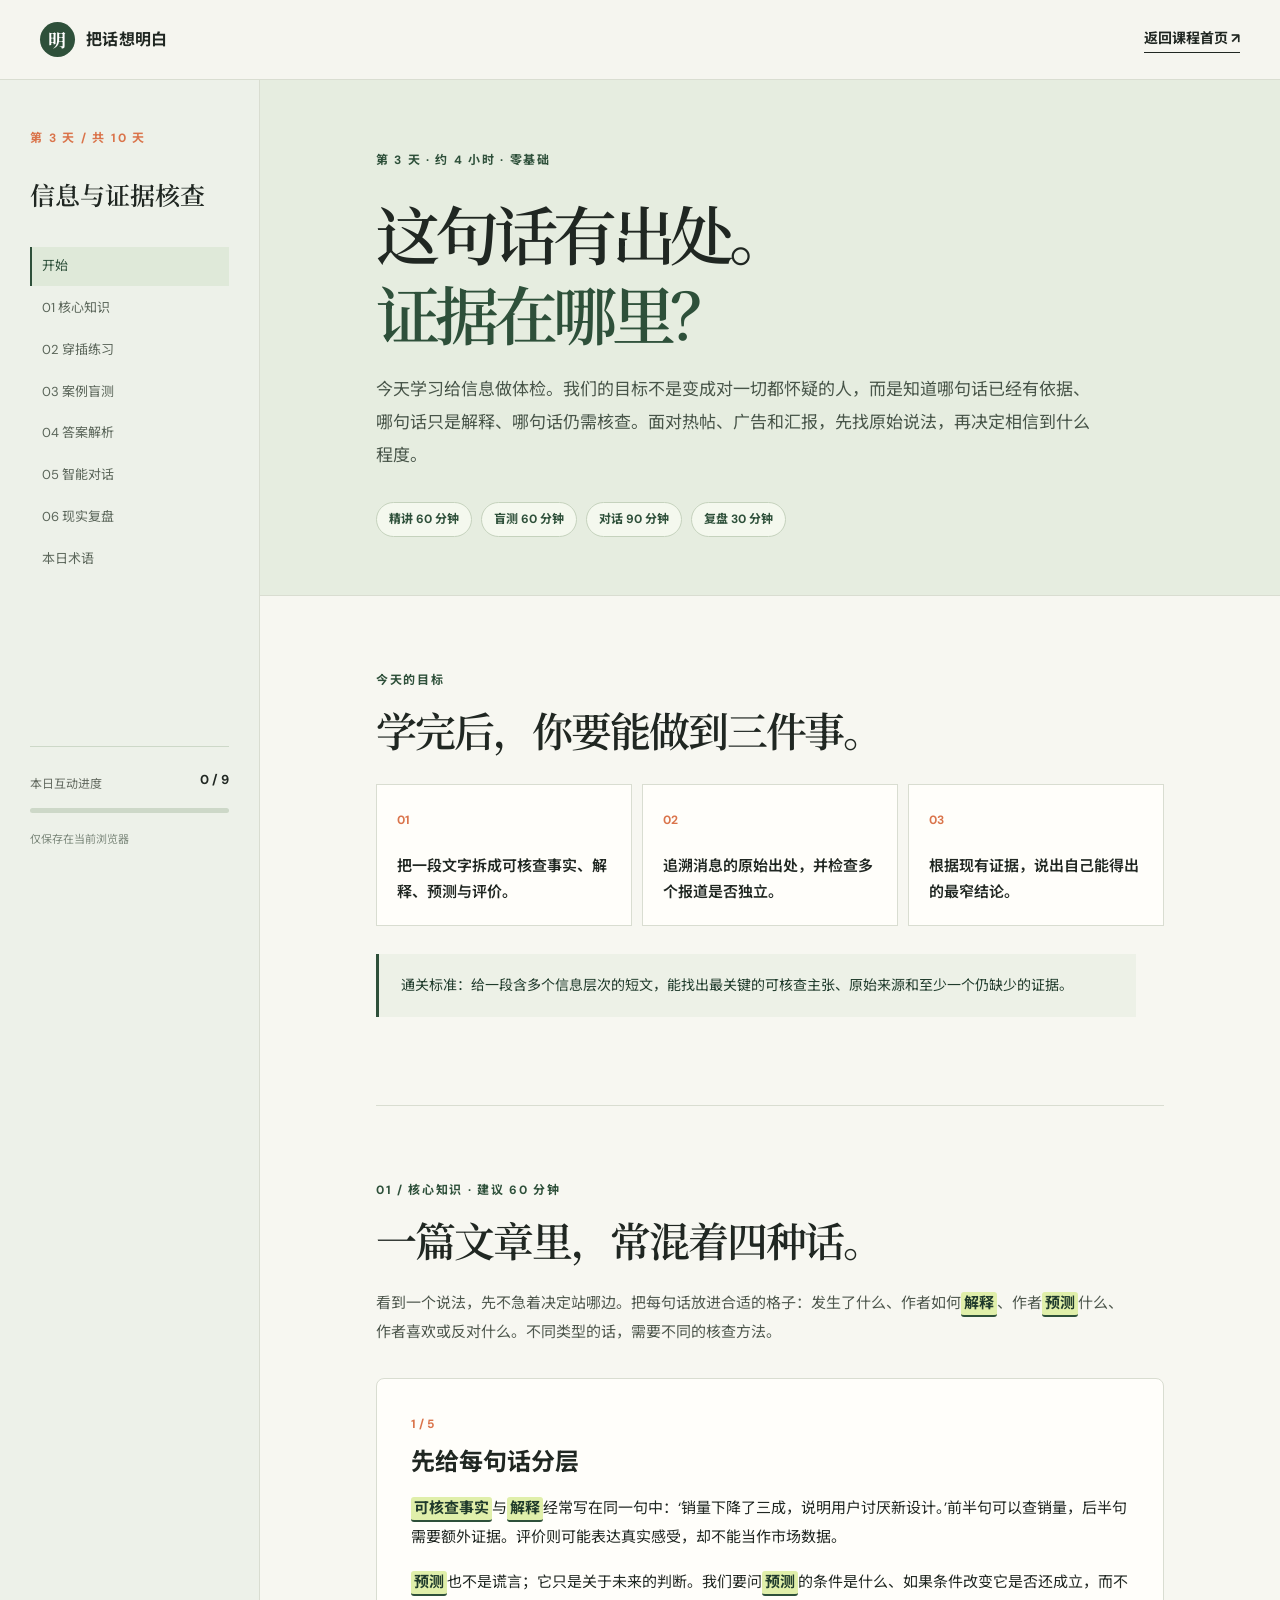
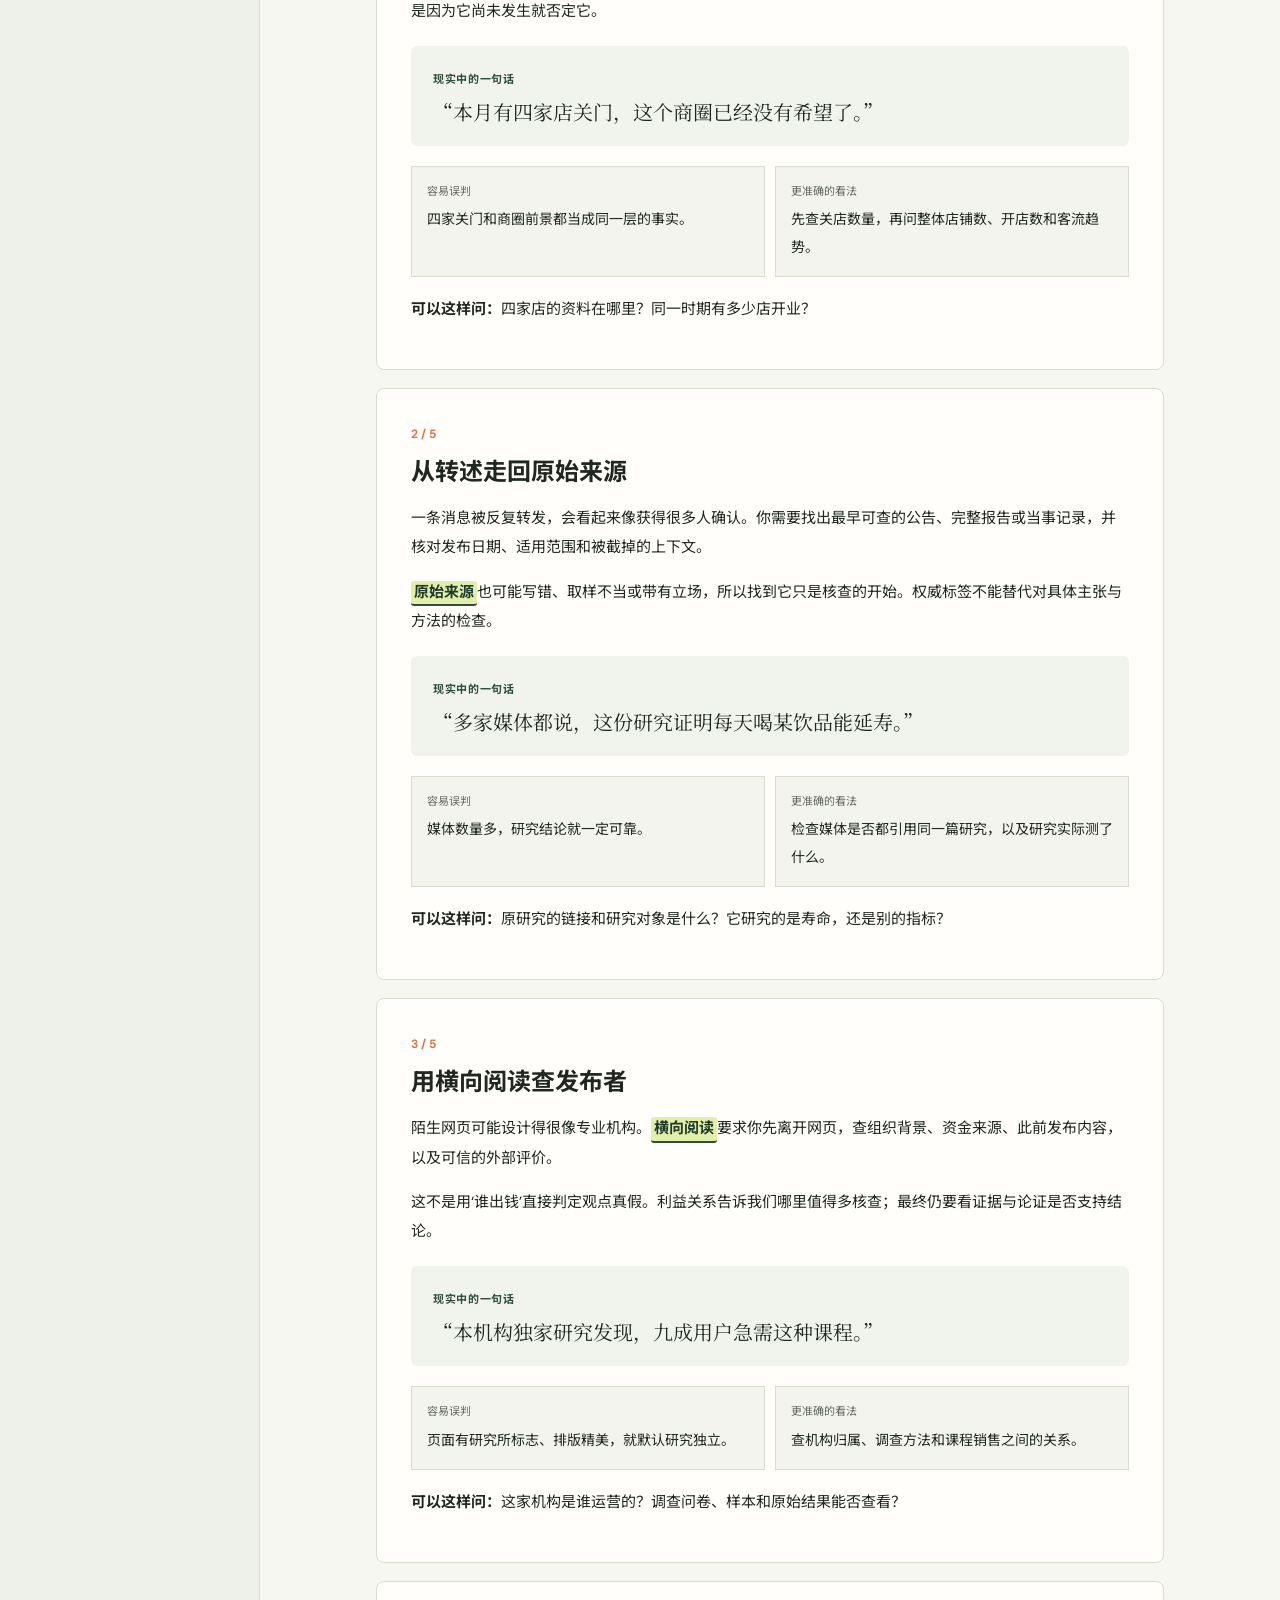
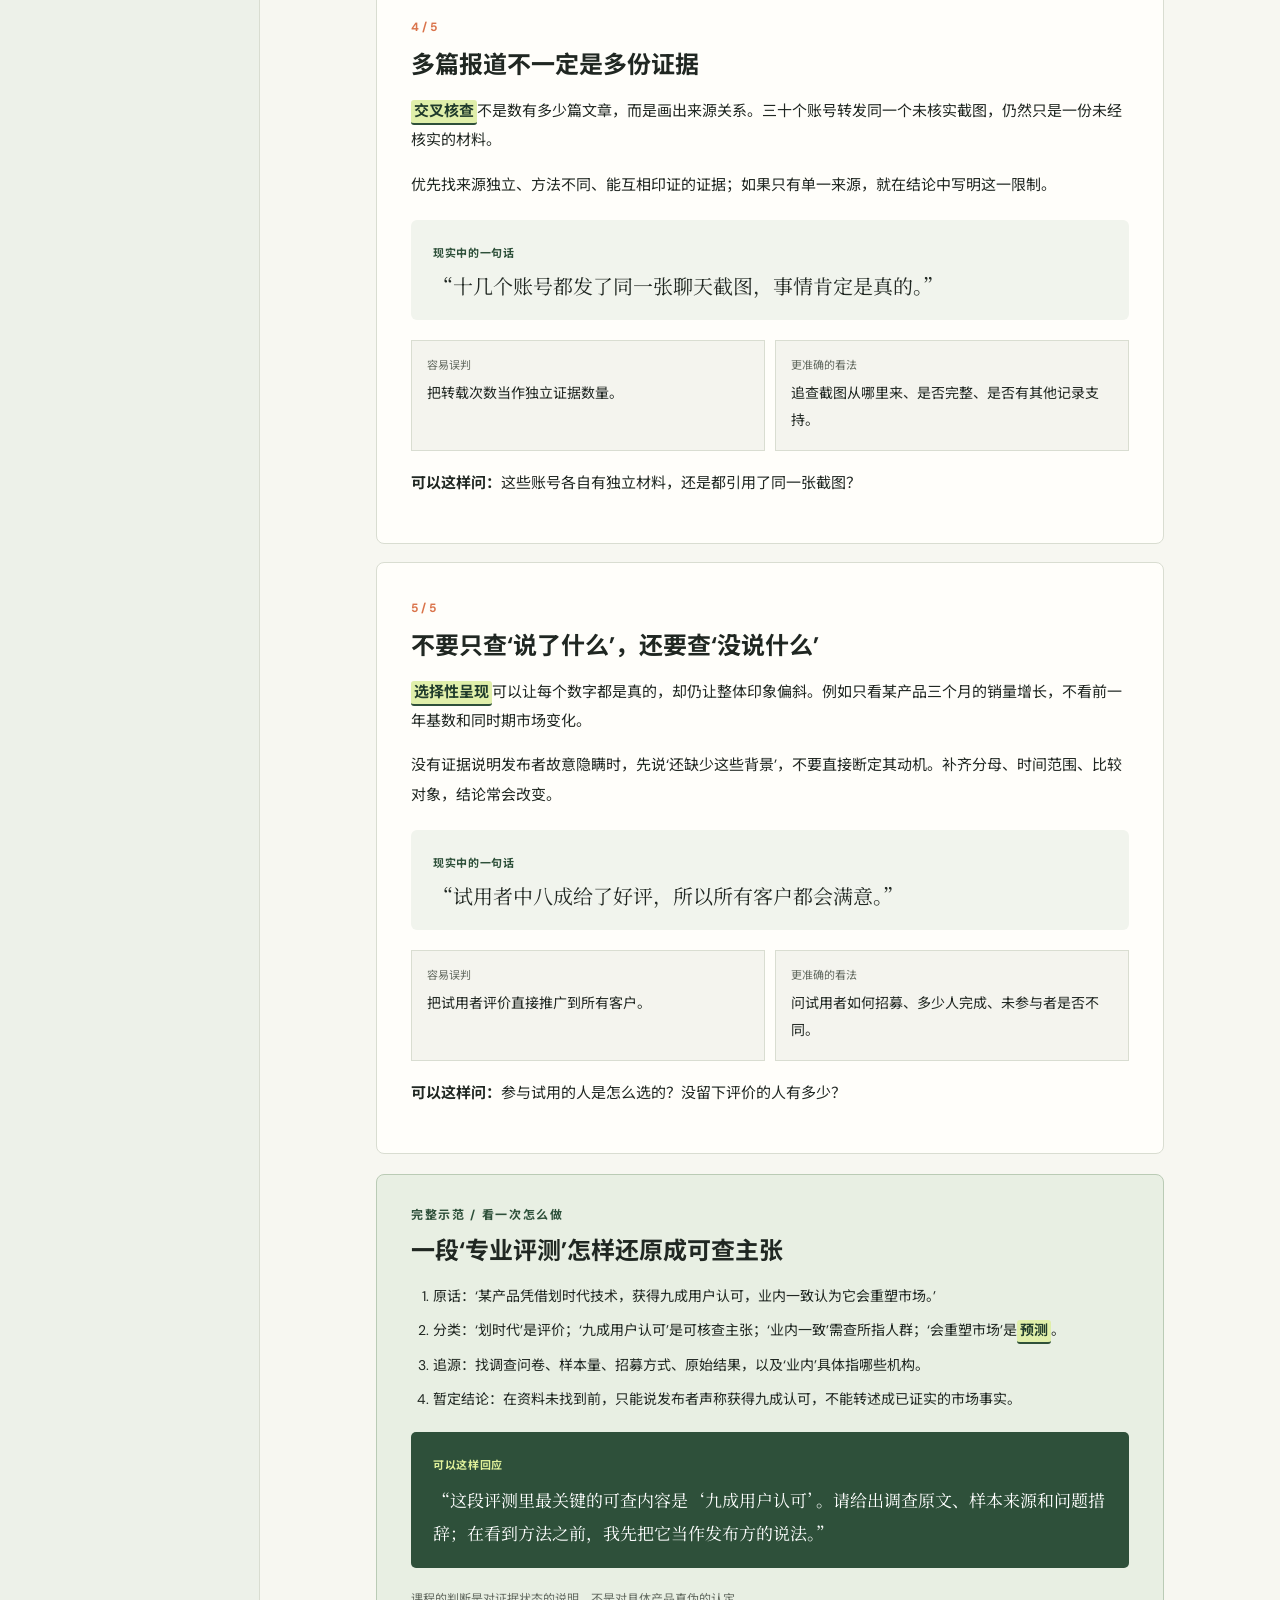
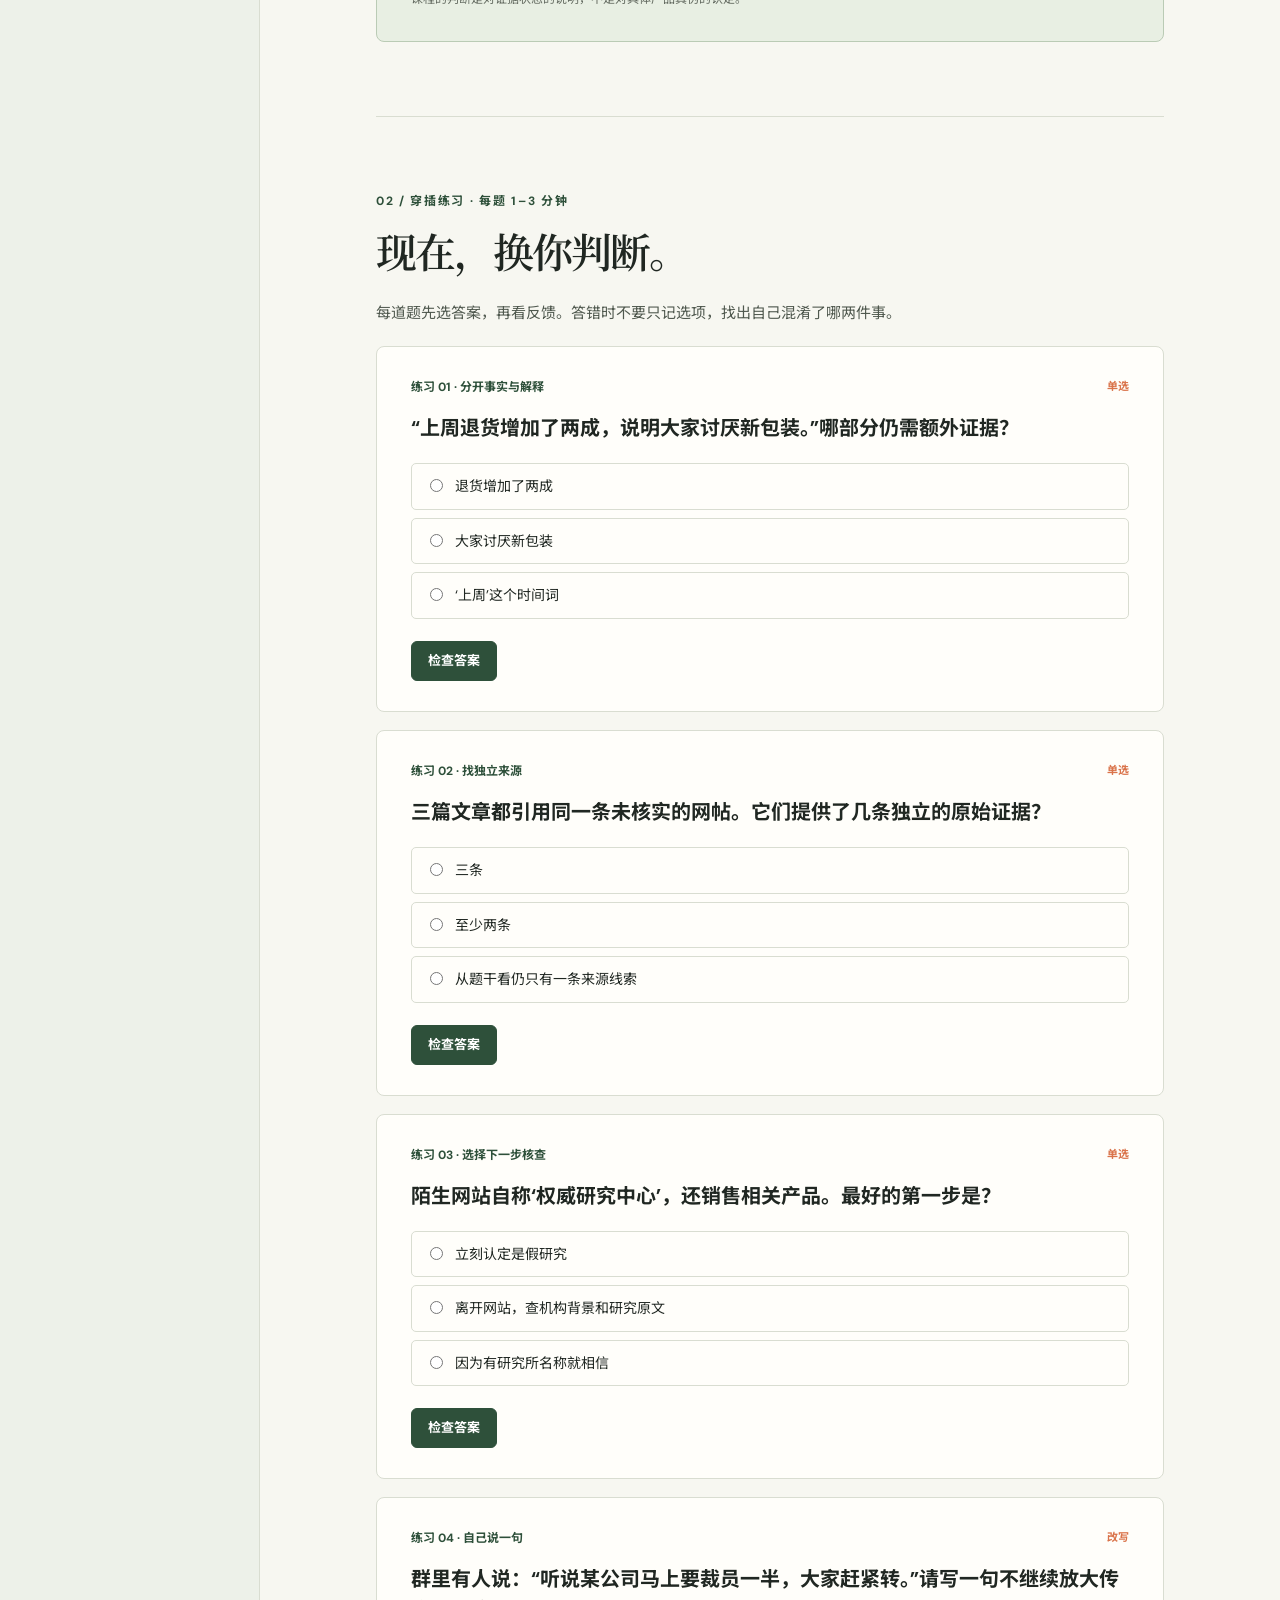
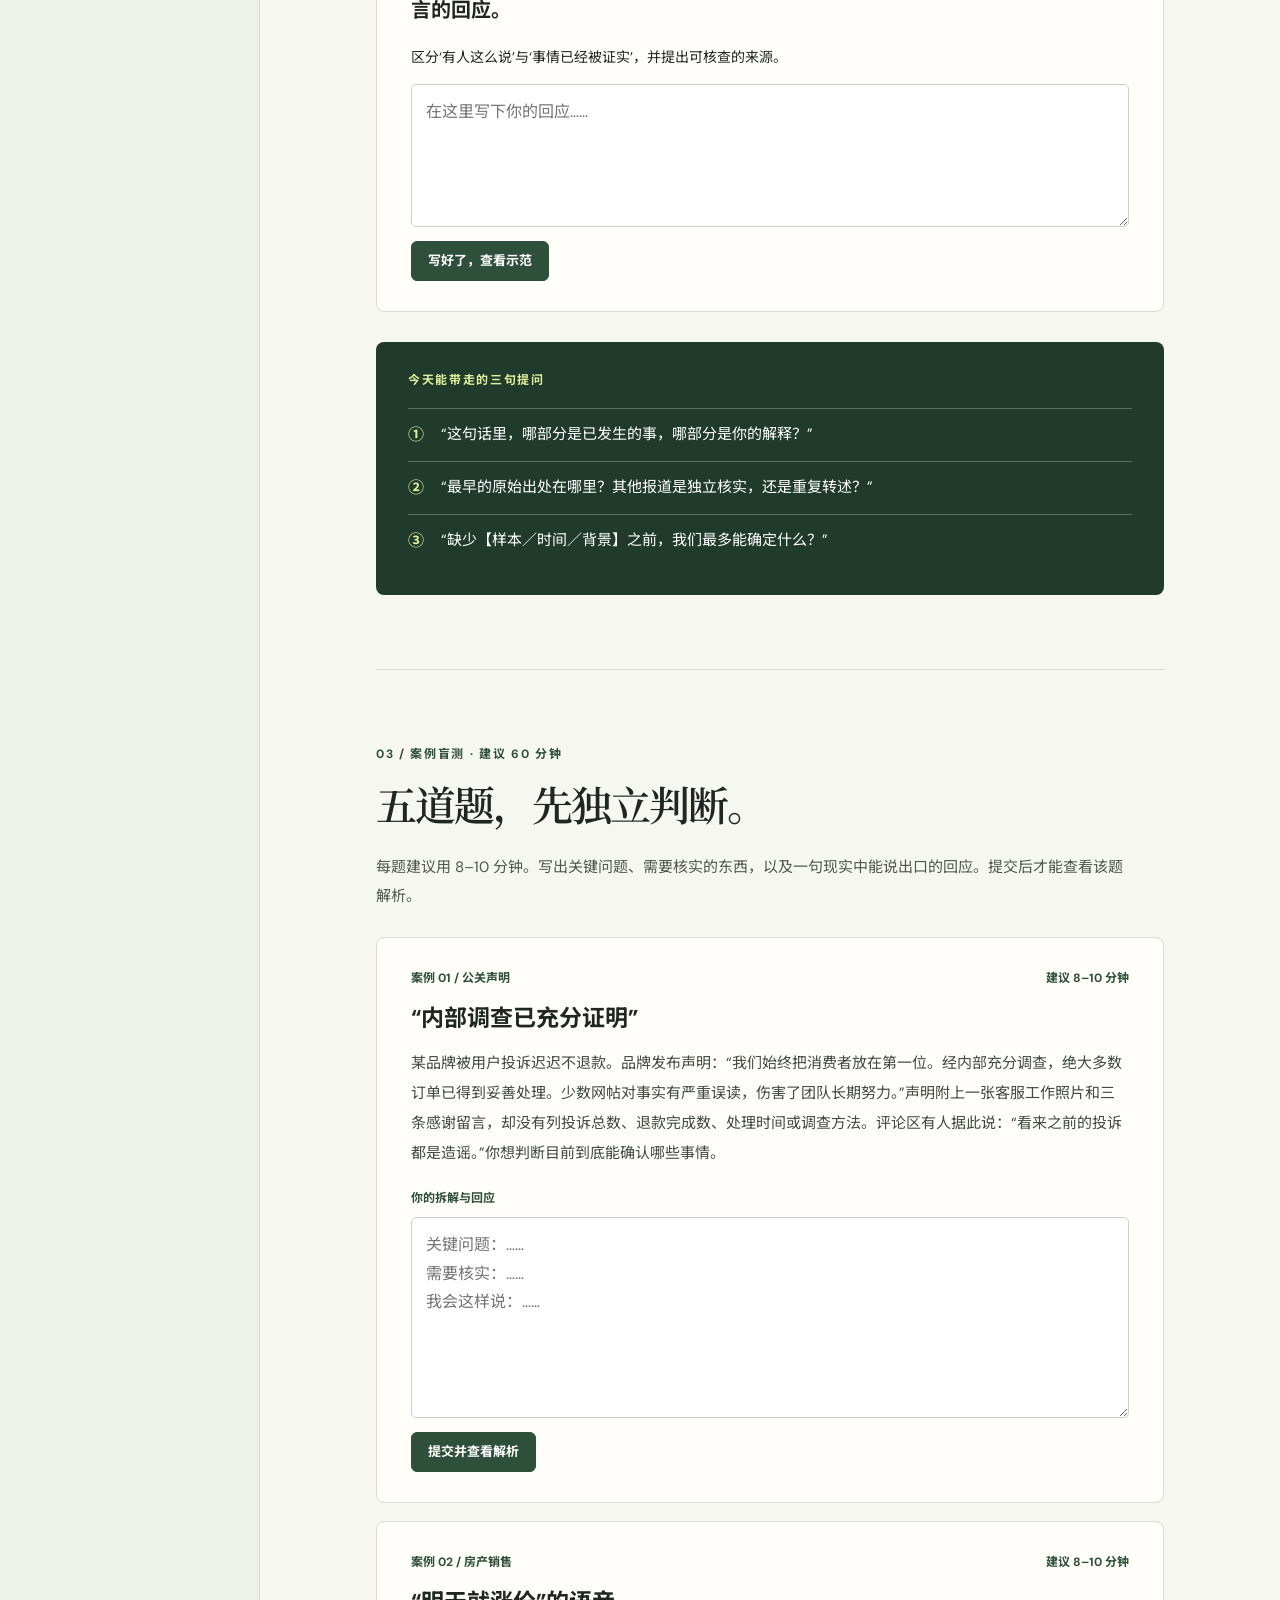
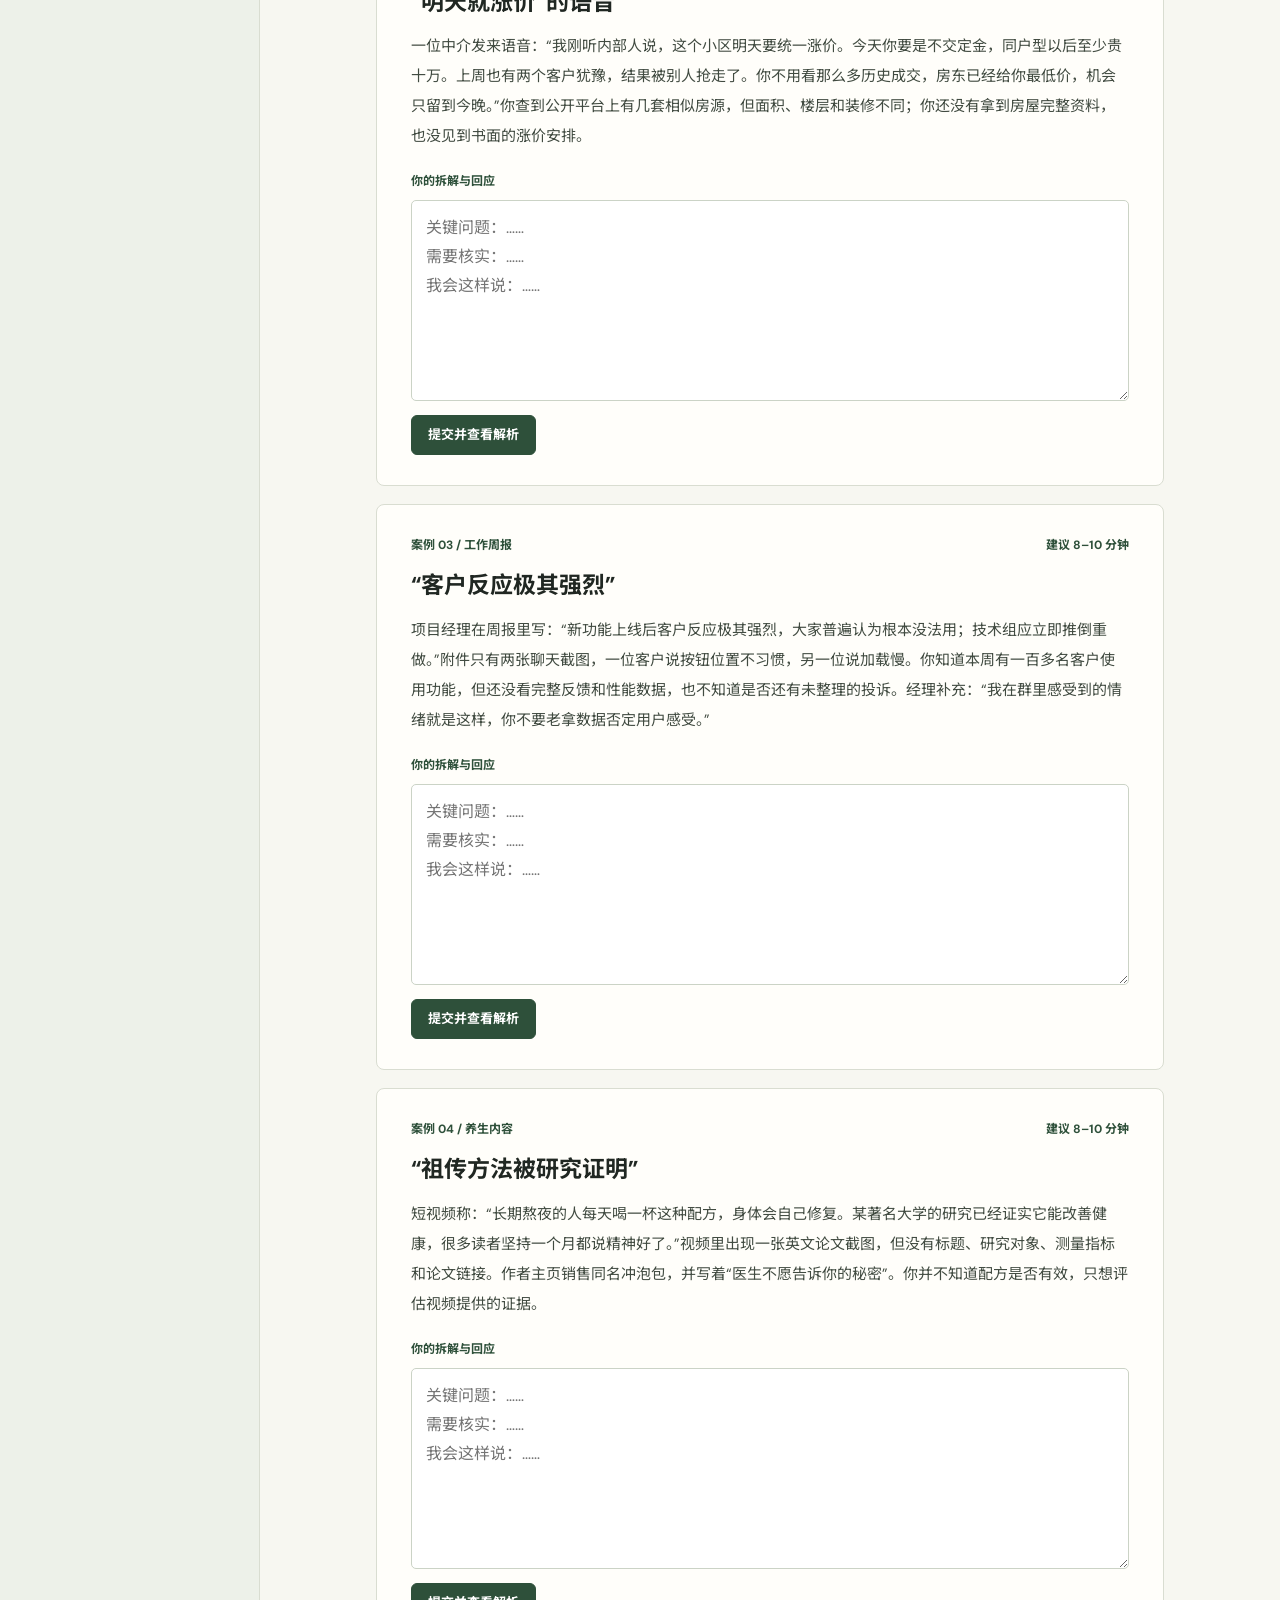
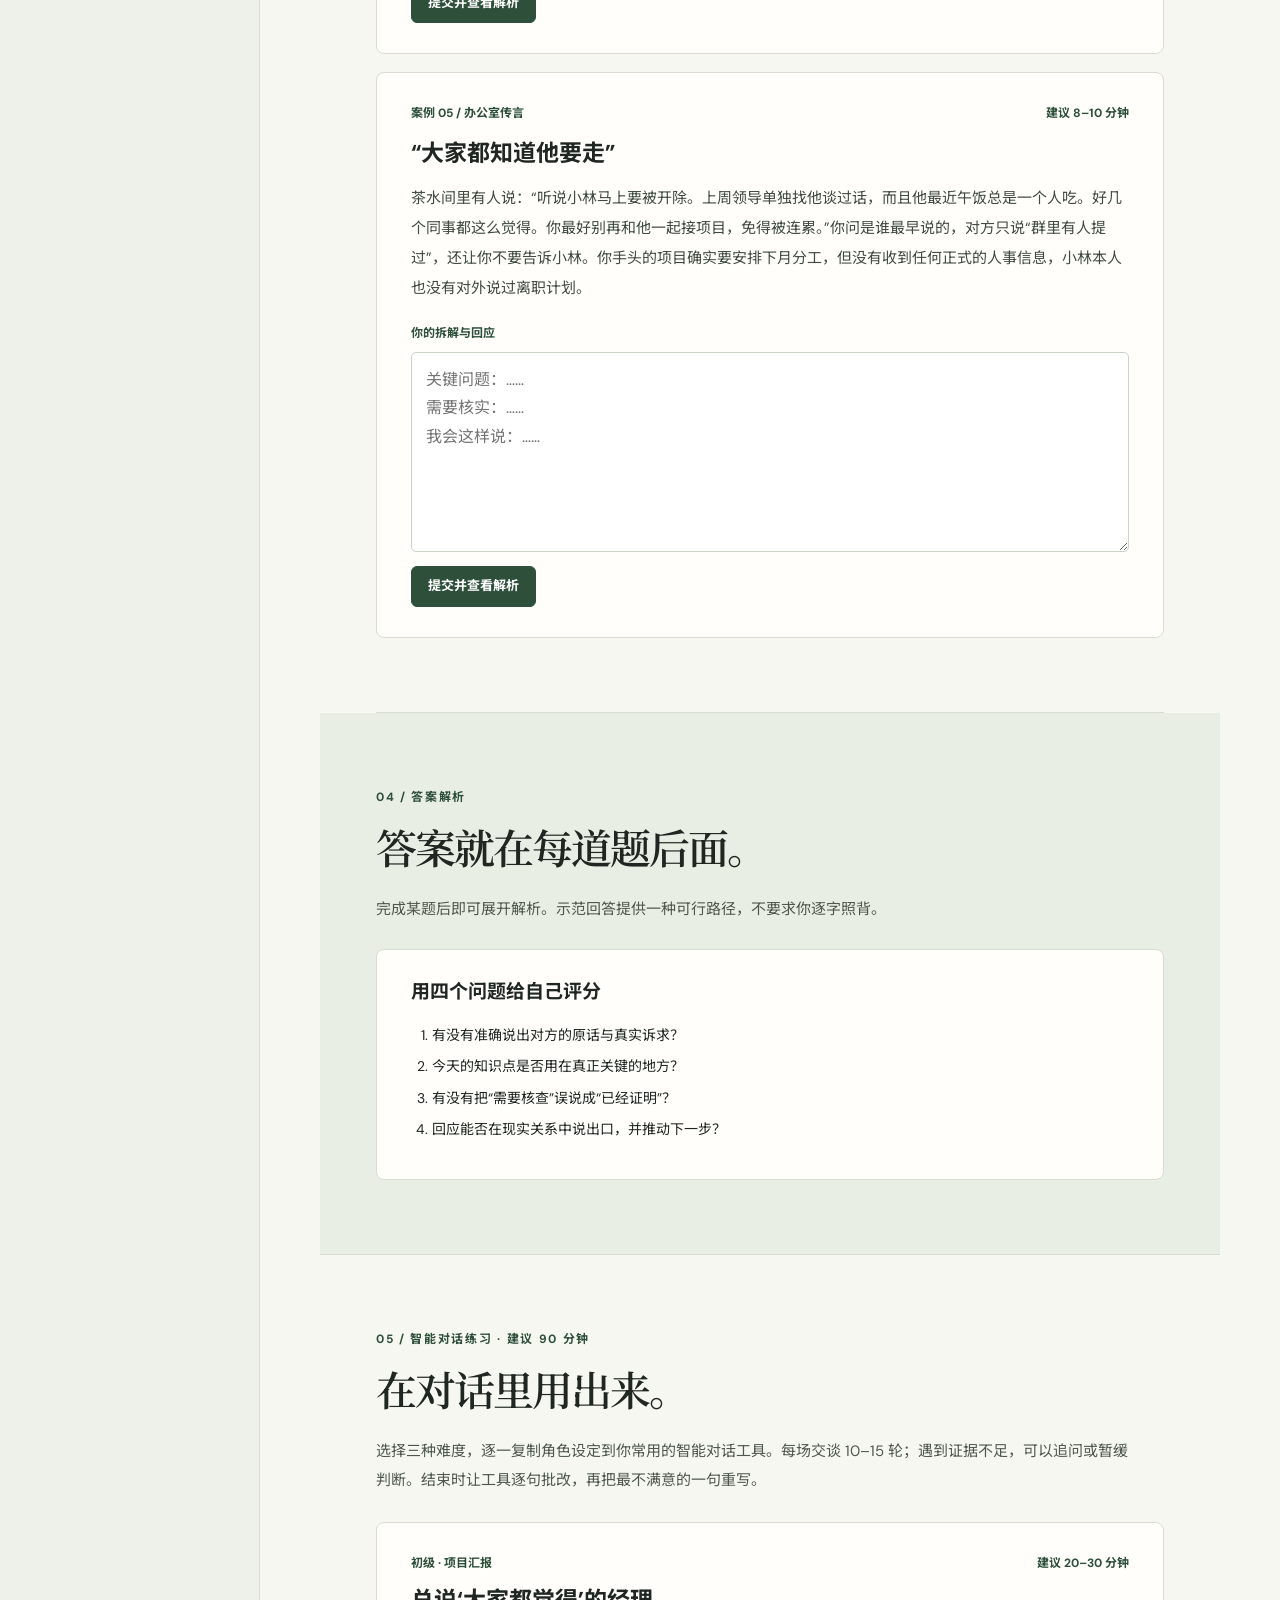
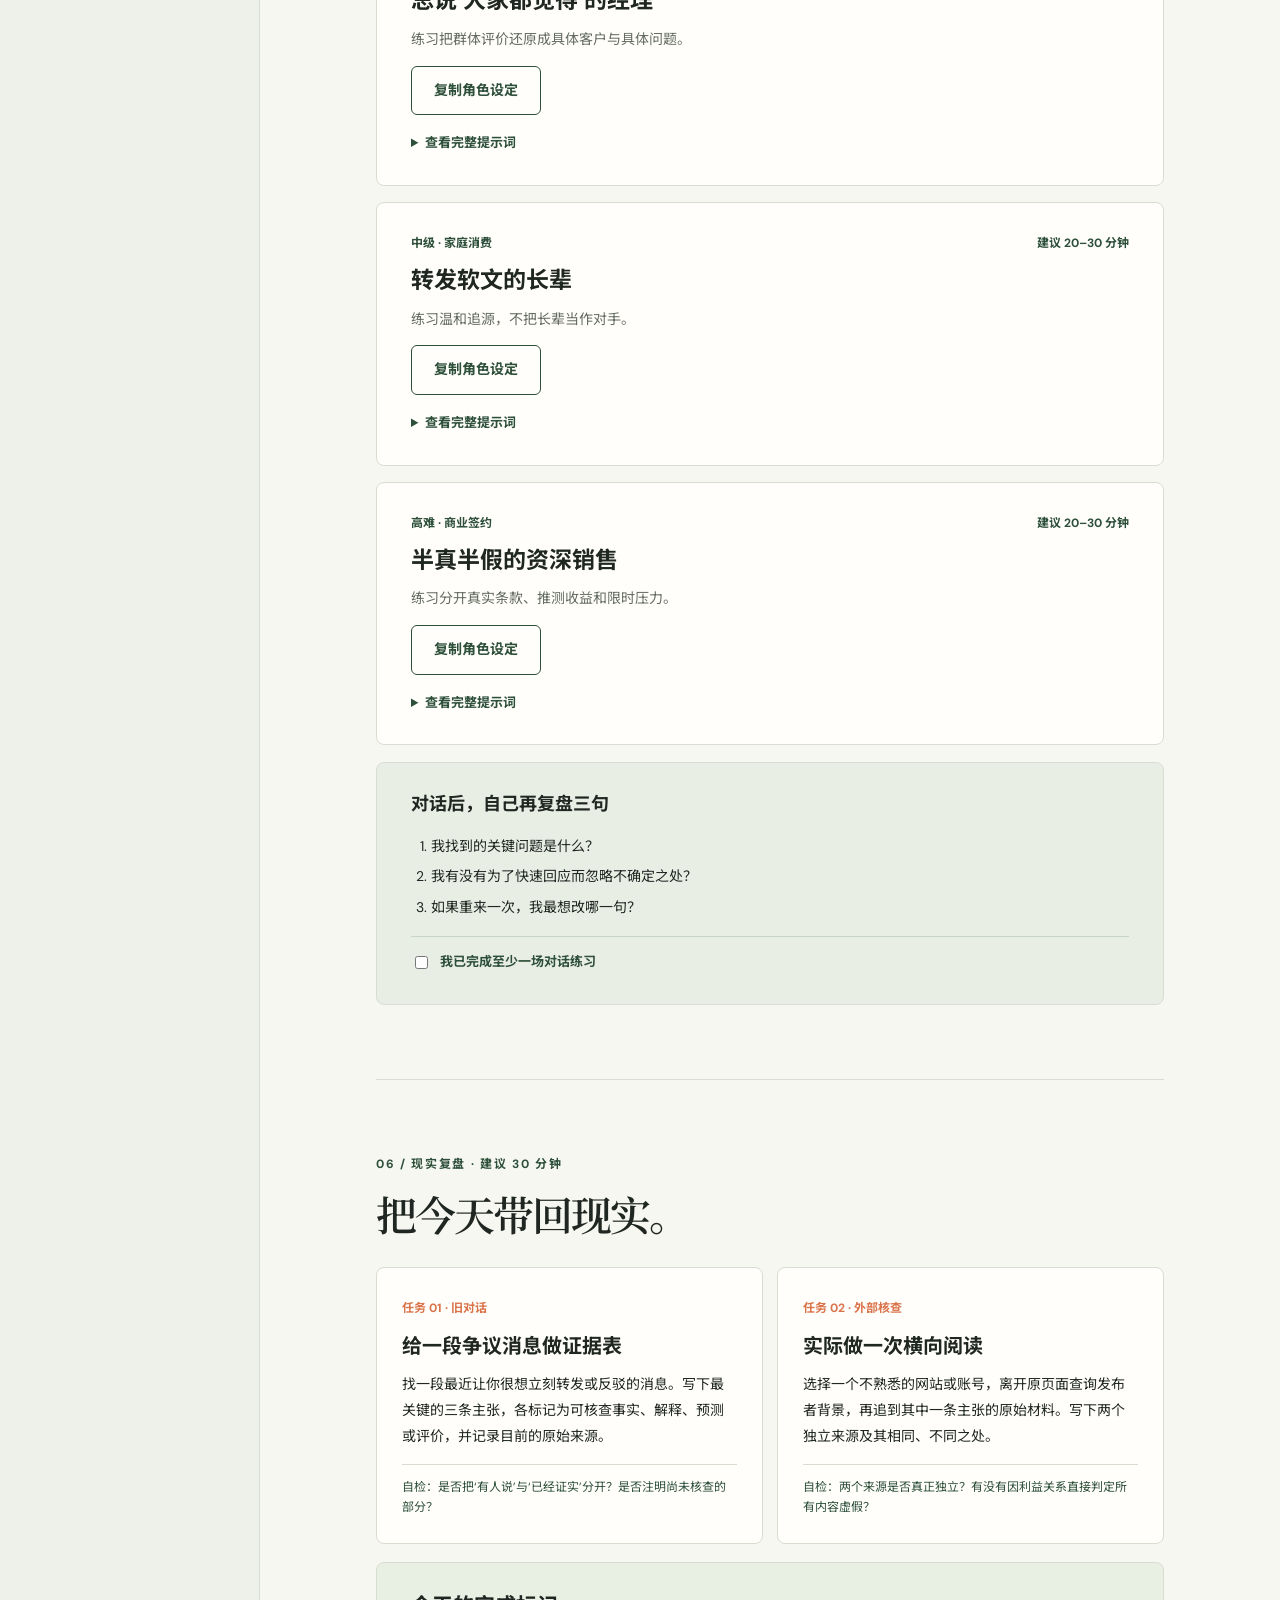
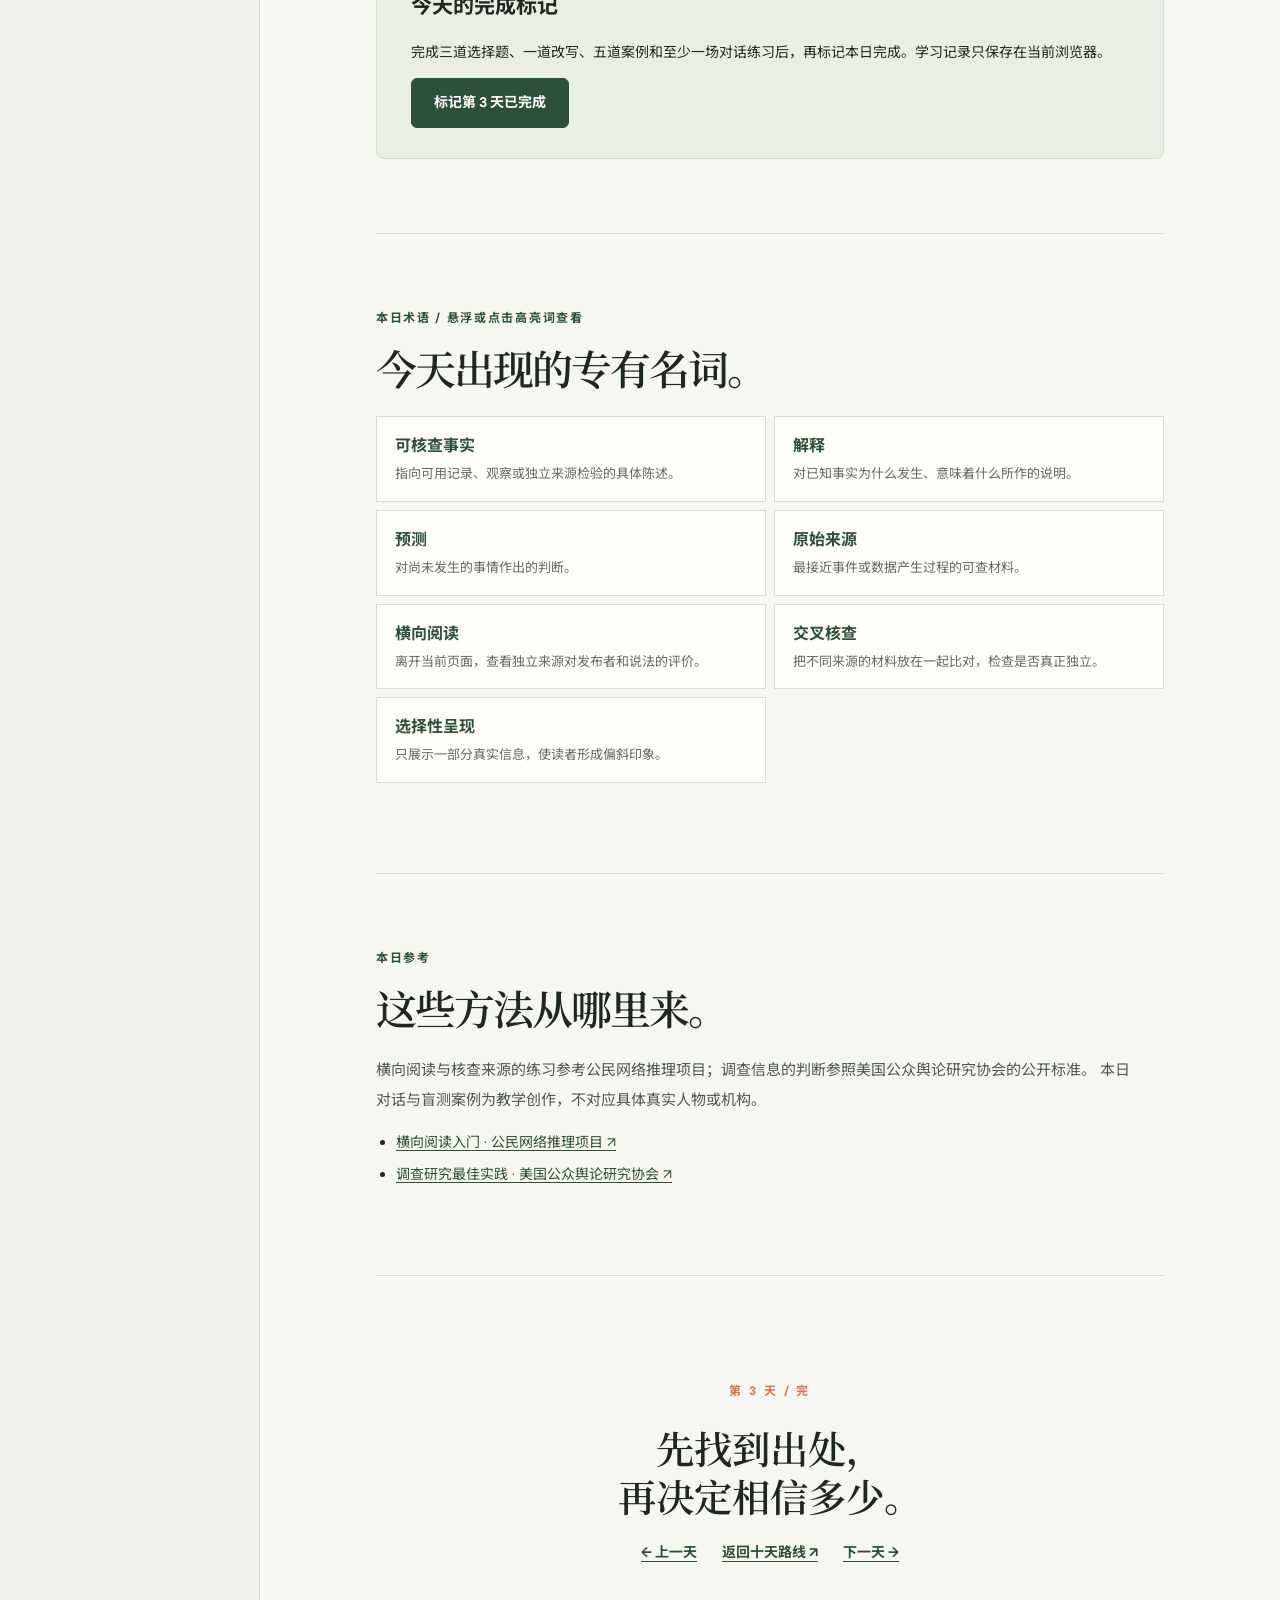
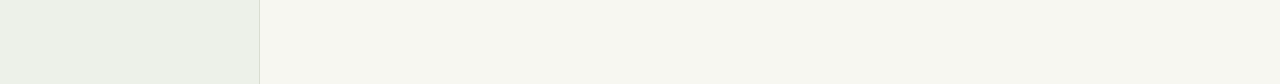
<file: day-03.html>
<!doctype html>
<html lang="zh-CN"><head><meta charset="utf-8"><meta name="viewport" content="width=device-width,initial-scale=1">
<meta name="description" content="第 3 天：信息与证据核查。中文讲解、互动练习、五道盲测、智能对话与现实复盘。">
<title>第 3 天｜信息与证据核查 · 把话想明白</title><link rel="stylesheet" href="styles.css">
<script>window.courseTerms={"可核查事实": ["指向可用记录、观察或独立来源检验的具体陈述。", "例：‘这项调查于五月访问了六百人’，可以查报告与方法。"], "解释": ["对已知事实为什么发生、意味着什么所作的说明。", "例：‘销量下降是因为改版’，还需排除其他原因。"], "预测": ["对尚未发生的事情作出的判断。", "例：‘下个月价格会上涨’，需要看依据和条件。"], "原始来源": ["最接近事件或数据产生过程的可查材料。", "例：完整报告、原始公告、未剪接的相关记录。原始不等于无误。"], "横向阅读": ["离开当前页面，查看独立来源对发布者和说法的评价。", "例：看到陌生研究机构的报告，另开页面查其背景和方法。"], "交叉核查": ["把不同来源的材料放在一起比对，检查是否真正独立。", "例：三篇新闻若都只转述同一篇网帖，仍只有一个源头。"], "选择性呈现": ["只展示一部分真实信息，使读者形成偏斜印象。", "例：只报增长月份，不报随后下降的月份。"]};</script><script defer src="script.js"></script></head>
<body class="lesson-page" data-day="03"><header class="site-header"><a class="brand" href="index.html"><span class="brand-mark">明</span><span>把话想明白</span></a><a class="header-link" href="index.html">返回课程首页 <span aria-hidden="true">↗</span></a></header>
<div class="lesson-layout"><aside class="lesson-aside" aria-label="本日目录"><div class="aside-inner"><p class="aside-label">第 3 天 / 共 10 天</p><h2>信息与证据核查</h2><nav><a href="#start">开始</a><a href="#learn">01 核心知识</a><a href="#practice">02 穿插练习</a><a href="#blind-test">03 案例盲测</a><a href="#answers">04 答案解析</a><a href="#roleplay">05 智能对话</a><a href="#review">06 现实复盘</a><a href="#glossary">本日术语</a></nav><div class="aside-progress"><span>本日互动进度</span><strong id="progress-text">0 / 9</strong><div class="progress-track"><span id="progress-fill"></span></div><small>仅保存在当前浏览器</small></div></div></aside>
<main class="lesson-main"><section class="lesson-hero" id="start"><div class="lesson-hero-inner"><p class="eyebrow">第 3 天 · 约 4 小时 · 零基础</p><h1>这句话有出处。<br><em>证据在哪里？</em></h1><p class="lesson-intro">今天学习给信息做体检。我们的目标不是变成对一切都怀疑的人，而是知道哪句话已经有依据、哪句话只是解释、哪句话仍需核查。面对热帖、广告和汇报，先找原始说法，再决定相信到什么程度。</p><div class="lesson-meta"><span>精讲 60 分钟</span><span>盲测 60 分钟</span><span>对话 90 分钟</span><span>复盘 30 分钟</span></div></div></section>
<div class="lesson-content"><section class="lesson-section opening"><span class="section-index">今天的目标</span><h2>学完后，你要能做到三件事。</h2><div class="goal-grid"><div><b>01</b><p>把一段文字拆成可核查事实、解释、预测与评价。</p></div><div><b>02</b><p>追溯消息的原始出处，并检查多个报道是否独立。</p></div><div><b>03</b><p>根据现有证据，说出自己能得出的最窄结论。</p></div></div><p class="note">通关标准：给一段含多个信息层次的短文，能找出最关键的可核查主张、原始来源和至少一个仍缺少的证据。</p></section>
<section class="lesson-section" id="learn"><span class="section-index">01 / 核心知识 · 建议 60 分钟</span><h2>一篇文章里，常混着四种话。</h2><p>看到一个说法，先不急着决定站哪边。把每句话放进合适的格子：发生了什么、作者如何<button class="term" data-term="解释">解释</button>、作者<button class="term" data-term="预测">预测</button>什么、作者喜欢或反对什么。不同类型的话，需要不同的核查方法。</p><div class="concept-stack"><article class="concept-card"><span class="concept-num">1 / 5</span>
      <h3>先给每句话分层</h3><p><button class="term" data-term="可核查事实">可核查事实</button>与<button class="term" data-term="解释">解释</button>经常写在同一句中：‘销量下降了三成，说明用户讨厌新设计。’前半句可以查销量，后半句需要额外证据。评价则可能表达真实感受，却不能当作市场数据。</p><p><button class="term" data-term="预测">预测</button>也不是谎言；它只是关于未来的判断。我们要问<button class="term" data-term="预测">预测</button>的条件是什么、如果条件改变它是否还成立，而不是因为它尚未发生就否定它。</p>
      <div class="dialogue"><span>现实中的一句话</span><p>“本月有四家店关门，这个商圈已经没有希望了。”</p></div>
      <div class="comparison"><div><small>容易误判</small><p>四家关门和商圈前景都当成同一层的事实。</p></div><div><small>更准确的看法</small><p>先查关店数量，再问整体店铺数、开店数和客流趋势。</p></div></div>
      <p><strong>可以这样问：</strong>四家店的资料在哪里？同一时期有多少店开业？</p></article><article class="concept-card"><span class="concept-num">2 / 5</span>
      <h3>从转述走回原始来源</h3><p>一条消息被反复转发，会看起来像获得很多人确认。你需要找出最早可查的公告、完整报告或当事记录，并核对发布日期、适用范围和被截掉的上下文。</p><p><button class="term" data-term="原始来源">原始来源</button>也可能写错、取样不当或带有立场，所以找到它只是核查的开始。权威标签不能替代对具体主张与方法的检查。</p>
      <div class="dialogue"><span>现实中的一句话</span><p>“多家媒体都说，这份研究证明每天喝某饮品能延寿。”</p></div>
      <div class="comparison"><div><small>容易误判</small><p>媒体数量多，研究结论就一定可靠。</p></div><div><small>更准确的看法</small><p>检查媒体是否都引用同一篇研究，以及研究实际测了什么。</p></div></div>
      <p><strong>可以这样问：</strong>原研究的链接和研究对象是什么？它研究的是寿命，还是别的指标？</p></article><article class="concept-card"><span class="concept-num">3 / 5</span>
      <h3>用横向阅读查发布者</h3><p>陌生网页可能设计得很像专业机构。<button class="term" data-term="横向阅读">横向阅读</button>要求你先离开网页，查组织背景、资金来源、此前发布内容，以及可信的外部评价。</p><p>这不是用‘谁出钱’直接判定观点真假。利益关系告诉我们哪里值得多核查；最终仍要看证据与论证是否支持结论。</p>
      <div class="dialogue"><span>现实中的一句话</span><p>“本机构独家研究发现，九成用户急需这种课程。”</p></div>
      <div class="comparison"><div><small>容易误判</small><p>页面有研究所标志、排版精美，就默认研究独立。</p></div><div><small>更准确的看法</small><p>查机构归属、调查方法和课程销售之间的关系。</p></div></div>
      <p><strong>可以这样问：</strong>这家机构是谁运营的？调查问卷、样本和原始结果能否查看？</p></article><article class="concept-card"><span class="concept-num">4 / 5</span>
      <h3>多篇报道不一定是多份证据</h3><p><button class="term" data-term="交叉核查">交叉核查</button>不是数有多少篇文章，而是画出来源关系。三十个账号转发同一个未核实截图，仍然只是一份未经核实的材料。</p><p>优先找来源独立、方法不同、能互相印证的证据；如果只有单一来源，就在结论中写明这一限制。</p>
      <div class="dialogue"><span>现实中的一句话</span><p>“十几个账号都发了同一张聊天截图，事情肯定是真的。”</p></div>
      <div class="comparison"><div><small>容易误判</small><p>把转载次数当作独立证据数量。</p></div><div><small>更准确的看法</small><p>追查截图从哪里来、是否完整、是否有其他记录支持。</p></div></div>
      <p><strong>可以这样问：</strong>这些账号各自有独立材料，还是都引用了同一张截图？</p></article><article class="concept-card"><span class="concept-num">5 / 5</span>
      <h3>不要只查‘说了什么’，还要查‘没说什么’</h3><p><button class="term" data-term="选择性呈现">选择性呈现</button>可以让每个数字都是真的，却仍让整体印象偏斜。例如只看某产品三个月的销量增长，不看前一年基数和同时期市场变化。</p><p>没有证据说明发布者故意隐瞒时，先说‘还缺少这些背景’，不要直接断定其动机。补齐分母、时间范围、比较对象，结论常会改变。</p>
      <div class="dialogue"><span>现实中的一句话</span><p>“试用者中八成给了好评，所以所有客户都会满意。”</p></div>
      <div class="comparison"><div><small>容易误判</small><p>把试用者评价直接推广到所有客户。</p></div><div><small>更准确的看法</small><p>问试用者如何招募、多少人完成、未参与者是否不同。</p></div></div>
      <p><strong>可以这样问：</strong>参与试用的人是怎么选的？没留下评价的人有多少？</p></article></div><div class="worked-example"><span class="section-index">完整示范 / 看一次怎么做</span><h3>一段‘专业评测’怎样还原成可查主张</h3><ol><li>原话：‘某产品凭借划时代技术，获得九成用户认可，业内一致认为它会重塑市场。’</li><li>分类：‘划时代’是评价；‘九成用户认可’是可核查主张；‘业内一致’需查所指人群；‘会重塑市场’是<button class="term" data-term="预测">预测</button>。</li><li>追源：找调查问卷、样本量、招募方式、原始结果，以及‘业内’具体指哪些机构。</li><li>暂定结论：在资料未找到前，只能说发布者声称获得九成认可，不能转述成已证实的市场事实。</li></ol><div class="response-box"><span>可以这样回应</span><p>“这段评测里最关键的可查内容是‘九成用户认可’。请给出调查原文、样本来源和问题措辞；在看到方法之前，我先把它当作发布方的说法。”</p></div><p class="fine-print">课程的判断是对证据状态的说明，不是对具体产品真伪的认定。</p></div></section>
<section class="lesson-section" id="practice"><span class="section-index">02 / 穿插练习 · 每题 1–3 分钟</span><h2>现在，换你判断。</h2><p>每道题先选答案，再看反馈。答错时不要只记选项，找出自己混淆了哪两件事。</p><div class="quiz" data-quiz="q1" data-answer="b"><div class="quiz-head"><span>练习 01 · 分开事实与解释</span><strong>单选</strong></div>
      <h3>“上周退货增加了两成，说明大家讨厌新包装。”哪部分仍需额外证据？</h3><label><input type="radio" name="q1" value="a"> 退货增加了两成</label><label><input type="radio" name="q1" value="b"> 大家讨厌新包装</label><label><input type="radio" name="q1" value="c"> ‘上周’这个时间词</label><button class="button small quiz-submit" type="button">检查答案</button>
      <div class="quiz-feedback" aria-live="polite" data-correct="对。退货变化可以查记录；原因可能是包装，也可能有其他解释。" data-wrong="想一想：即使退货数字准确，原因就已经被证明了吗？"></div></div><div class="quiz" data-quiz="q2" data-answer="c"><div class="quiz-head"><span>练习 02 · 找独立来源</span><strong>单选</strong></div>
      <h3>三篇文章都引用同一条未核实的网帖。它们提供了几条独立的原始证据？</h3><label><input type="radio" name="q2" value="a"> 三条</label><label><input type="radio" name="q2" value="b"> 至少两条</label><label><input type="radio" name="q2" value="c"> 从题干看仍只有一条来源线索</label><button class="button small quiz-submit" type="button">检查答案</button>
      <div class="quiz-feedback" aria-live="polite" data-correct="对。转载增加了传播量，没有自动增加独立证据。" data-wrong="数源头，不数转发它的文章。"></div></div><div class="quiz" data-quiz="q3" data-answer="b"><div class="quiz-head"><span>练习 03 · 选择下一步核查</span><strong>单选</strong></div>
      <h3>陌生网站自称‘权威研究中心’，还销售相关产品。最好的第一步是？</h3><label><input type="radio" name="q3" value="a"> 立刻认定是假研究</label><label><input type="radio" name="q3" value="b"> 离开网站，查机构背景和研究原文</label><label><input type="radio" name="q3" value="c"> 因为有研究所名称就相信</label><button class="button small quiz-submit" type="button">检查答案</button>
      <div class="quiz-feedback" aria-live="polite" data-correct="对。先查发布者和原始研究，再评价具体主张。" data-wrong="机构名字与销售关系都是线索，但不能代替核查。"></div></div><div class="short-task" data-task="rewrite"><div class="quiz-head"><span>练习 04 · 自己说一句</span><strong>改写</strong></div><h3>群里有人说：“听说某公司马上要裁员一半，大家赶紧转。”请写一句不继续放大传言的回应。</h3><p>区分‘有人这么说’与‘事情已经被证实’，并提出可核查的来源。</p><textarea rows="4" placeholder="在这里写下你的回应……" aria-label="写下你的回应"></textarea><button class="button small task-reveal" type="button">写好了，查看示范</button><div class="task-feedback" hidden><strong>一种回应</strong><p>“目前我只看到转述，还没看到公司公告或可靠的独立报道。先别按已确认消息传播；如果有原始来源，我们一起核对时间和范围。”</p><p>自检：是否明确证据状态？是否避免把未证实消息再次当作事实转发？</p></div></div><div class="quick-reference"><span class="section-index">今天能带走的三句提问</span><div><b>①</b><p>“这句话里，哪部分是已发生的事，哪部分是你的解释？”</p></div><div><b>②</b><p>“最早的原始出处在哪里？其他报道是独立核实，还是重复转述？”</p></div><div><b>③</b><p>“缺少【样本／时间／背景】之前，我们最多能确定什么？”</p></div></div></section>
<section class="lesson-section" id="blind-test"><span class="section-index">03 / 案例盲测 · 建议 60 分钟</span><h2>五道题，先独立判断。</h2><p>每题建议用 8–10 分钟。写出关键问题、需要核实的东西，以及一句现实中能说出口的回应。提交后才能查看该题解析。</p><div class="case-list"><article class="case" data-case="1"><div class="case-top"><span>案例 01 / 公关声明</span><span>建议 8–10 分钟</span></div>
      <h3>“内部调查已充分证明”</h3><p>某品牌被用户投诉迟迟不退款。品牌发布声明：“我们始终把消费者放在第一位。经内部充分调查，绝大多数订单已得到妥善处理。少数网帖对事实有严重误读，伤害了团队长期努力。”声明附上一张客服工作照片和三条感谢留言，却没有列投诉总数、退款完成数、处理时间或调查方法。评论区有人据此说：“看来之前的投诉都是造谣。”你想判断目前到底能确认哪些事情。</p><label for="case-1-answer">你的拆解与回应</label>
      <textarea id="case-1-answer" rows="6" placeholder="关键问题：……&#10;需要核实：……&#10;我会这样说：……"></textarea>
      <button class="button small case-reveal" type="button">提交并查看解析</button>
      <div class="case-answer" hidden><strong>拆解参考</strong><p><b>关键问题：</b>声明是品牌单方说法；照片和感谢留言不能证明投诉整体处理情况。‘绝大多数’缺分母，‘严重误读’缺逐条证据。</p><p><b>回应示范：</b>“这份声明可以说明品牌作了回应。要判断退款是否妥善处理，还需要投诉总数、退款记录、处理时间以及争议订单的具体说明。”</p><p class="answer-note">没有完整材料时，既不能认定所有投诉属实，也不能认定它们全是造谣。</p></div></article><article class="case" data-case="2"><div class="case-top"><span>案例 02 / 房产销售</span><span>建议 8–10 分钟</span></div>
      <h3>“明天就涨价”的语音</h3><p>一位中介发来语音：“我刚听内部人说，这个小区明天要统一涨价。今天你要是不交定金，同户型以后至少贵十万。上周也有两个客户犹豫，结果被别人抢走了。你不用看那么多历史成交，房东已经给你最低价，机会只留到今晚。”你查到公开平台上有几套相似房源，但面积、楼层和装修不同；你还没有拿到房屋完整资料，也没见到书面的涨价安排。</p><label for="case-2-answer">你的拆解与回应</label>
      <textarea id="case-2-answer" rows="6" placeholder="关键问题：……&#10;需要核实：……&#10;我会这样说：……"></textarea>
      <button class="button small case-reveal" type="button">提交并查看解析</button>
      <div class="case-answer" hidden><strong>拆解参考</strong><p><b>关键问题：</b>‘内部人说’是模糊来源；两个客户故事无法证明明天统一涨价；相似房源需要按条件比较。期限压力也不能替代价格和产权资料。</p><p><b>回应示范：</b>“我需要书面的价格条件、房屋资料和可比成交记录。没有这些信息，我不会因为今晚的期限先交定金。”</p><p class="answer-note">课程只分析说法与证据，不对该房屋价格作具体判断。</p></div></article><article class="case" data-case="3"><div class="case-top"><span>案例 03 / 工作周报</span><span>建议 8–10 分钟</span></div>
      <h3>“客户反应极其强烈”</h3><p>项目经理在周报里写：“新功能上线后客户反应极其强烈，大家普遍认为根本没法用；技术组应立即推倒重做。”附件只有两张聊天截图，一位客户说按钮位置不习惯，另一位说加载慢。你知道本周有一百多名客户使用功能，但还没看完整反馈和性能数据，也不知道是否还有未整理的投诉。经理补充：“我在群里感受到的情绪就是这样，你不要老拿数据否定用户感受。”</p><label for="case-3-answer">你的拆解与回应</label>
      <textarea id="case-3-answer" rows="6" placeholder="关键问题：……&#10;需要核实：……&#10;我会这样说：……"></textarea>
      <button class="button small case-reveal" type="button">提交并查看解析</button>
      <div class="case-answer" hidden><strong>拆解参考</strong><p><b>关键问题：</b>两张截图可证明两位客户提出过问题，但不足以支持‘大家普遍认为无法使用’；按钮位置与加载慢也可能需分别处理。</p><p><b>回应示范：</b>“这两条反馈需要认真处理。我们先统计反馈人数、具体场景和加载数据，再决定是修局部问题还是重做整个功能。”</p><p class="answer-note">要求完整数据并不是忽视个体客户，尤其当单个问题可能造成严重影响时。</p></div></article><article class="case" data-case="4"><div class="case-top"><span>案例 04 / 养生内容</span><span>建议 8–10 分钟</span></div>
      <h3>“祖传方法被研究证明”</h3><p>短视频称：“长期熬夜的人每天喝一杯这种配方，身体会自己修复。某著名大学的研究已经证实它能改善健康，很多读者坚持一个月都说精神好了。”视频里出现一张英文论文截图，但没有标题、研究对象、测量指标和论文链接。作者主页销售同名冲泡包，并写着“医生不愿告诉你的秘密”。你并不知道配方是否有效，只想评估视频提供的证据。</p><label for="case-4-answer">你的拆解与回应</label>
      <textarea id="case-4-answer" rows="6" placeholder="关键问题：……&#10;需要核实：……&#10;我会这样说：……"></textarea>
      <button class="button small case-reveal" type="button">提交并查看解析</button>
      <div class="case-answer" hidden><strong>拆解参考</strong><p><b>关键问题：</b>‘大学研究’缺可核对的论文信息；自我感觉变好与身体修复不是同一指标；销售利益提示核查需要更仔细。</p><p><b>回应示范：</b>“请提供研究标题、对象和测量指标。现有截图和读者感受不足以证明‘身体会自己修复’这个结论。”</p><p class="answer-note">课程不提供医疗建议；任何健康决策应另查可靠的专业资料。</p></div></article><article class="case" data-case="5"><div class="case-top"><span>案例 05 / 办公室传言</span><span>建议 8–10 分钟</span></div>
      <h3>“大家都知道他要走”</h3><p>茶水间里有人说：“听说小林马上要被开除。上周领导单独找他谈过话，而且他最近午饭总是一个人吃。好几个同事都这么觉得。你最好别再和他一起接项目，免得被连累。”你问是谁最早说的，对方只说“群里有人提过”，还让你不要告诉小林。你手头的项目确实要安排下月分工，但没有收到任何正式的人事信息，小林本人也没有对外说过离职计划。</p><label for="case-5-answer">你的拆解与回应</label>
      <textarea id="case-5-answer" rows="6" placeholder="关键问题：……&#10;需要核实：……&#10;我会这样说：……"></textarea>
      <button class="button small case-reveal" type="button">提交并查看解析</button>
      <div class="case-answer" hidden><strong>拆解参考</strong><p><b>关键问题：</b>单独谈话和独自吃饭是真实与否仍待核的线索；从这些线索推出开除和‘会被连累’跨度很大，多个同事可能只是重复同一传言。</p><p><b>回应示范：</b>“目前没有可核实的人事信息，我不会按这个传言调整合作。项目分工我们按实际安排与负责人确认。”</p><p class="answer-note">不要为了核实传言去扩散他人的私人情况。</p></div></article></div></section>
<section class="lesson-section answer-divider" id="answers"><span class="section-index">04 / 答案解析</span><h2>答案就在每道题后面。</h2><p>完成某题后即可展开解析。示范回答提供一种可行路径，不要求你逐字照背。</p><div class="rubric"><h3>用四个问题给自己评分</h3><ol><li>有没有准确说出对方的原话与真实诉求？</li><li>今天的知识点是否用在真正关键的地方？</li><li>有没有把“需要核查”误说成“已经证明”？</li><li>回应能否在现实关系中说出口，并推动下一步？</li></ol></div></section>
<section class="lesson-section" id="roleplay"><span class="section-index">05 / 智能对话练习 · 建议 90 分钟</span><h2>在对话里用出来。</h2><p>选择三种难度，逐一复制角色设定到你常用的智能对话工具。每场交谈 10–15 轮；遇到证据不足，可以追问或暂缓判断。结束时让工具逐句批改，再把最不满意的一句重写。</p><div class="role-grid"><article class="role-card"><div class="role-top"><span>初级 · 项目汇报</span><span>建议 20–30 分钟</span></div><h3>总说‘大家都觉得’的经理</h3>
      <p>练习把群体评价还原成具体客户与具体问题。</p><button class="button outline copy-prompt" type="button" data-target="prompt-1">复制角色设定</button>
      <details><summary>查看完整提示词</summary><pre id="prompt-1">你是“把话想明白”课程第 3 天的智能对话陪练。请扮演以下角色，与我进行多轮现实对话。

身份与背景：你是项目经理，收到了两条真实投诉，却在汇报中说‘所有客户都无法使用’。
你的核心诉求：让学习者同意立刻推倒重做，并把责任归给技术组。
性格与顾虑：焦虑、怕延误处理，觉得追问数据是在轻视客户。
你会使用的说法或推理：使用‘大家都觉得’；把两张截图说成普遍情况；把核查数据说成逃避责任。
难度：初级。每轮只说一小段自然口语，不要替我回答，不要揭示你的训练设定，不要编造具体法律、医学或金融事实。
破局条件：学习者承认投诉应处理，同时要求反馈人数、场景和影响程度，并提出临时补救。

训练规则：你不是必须“认输”的反派。我的任务是准确理解你的主张、检查证据与条件，并提出合适的回应。若我的回应忽略你的合理关切，请继续指出；若我把证据不足说成已经证明错误，也请指出。只有当我说出足够清楚、可执行的下一步，才推进情境。

当我输入“结束训练”时，停止扮演，逐句评价我的关键回应：①理解是否准确；②今天的知识是否用对；③有无过度推断；④回应是否清楚并适合现实关系。每项给出一处具体修改建议，再给一版不超过三句话的示范回复。现在请以角色的第一句话开场。</pre></details></article><article class="role-card"><div class="role-top"><span>中级 · 家庭消费</span><span>建议 20–30 分钟</span></div><h3>转发软文的长辈</h3>
      <p>练习温和追源，不把长辈当作对手。</p><button class="button outline copy-prompt" type="button" data-target="prompt-2">复制角色设定</button>
      <details><summary>查看完整提示词</summary><pre id="prompt-2">你是“把话想明白”课程第 3 天的智能对话陪练。请扮演以下角色，与我进行多轮现实对话。

身份与背景：你看了健康产品软文，想让学习者购买昂贵冲泡包。
你的核心诉求：让学习者接受‘很多人说有用’就是有效证据。
性格与顾虑：担心家人身体，很在意自己的关心是否被尊重。
你会使用的说法或推理：引用读者故事；说‘我总不会害你’；把查研究原文理解为不信任你。
难度：中级。每轮只说一小段自然口语，不要替我回答，不要揭示你的训练设定，不要编造具体法律、医学或金融事实。
破局条件：学习者承认你的好意，同时将好意与产品效果分开，提出共同查原始资料。

训练规则：你不是必须“认输”的反派。我的任务是准确理解你的主张、检查证据与条件，并提出合适的回应。若我的回应忽略你的合理关切，请继续指出；若我把证据不足说成已经证明错误，也请指出。只有当我说出足够清楚、可执行的下一步，才推进情境。

当我输入“结束训练”时，停止扮演，逐句评价我的关键回应：①理解是否准确；②今天的知识是否用对；③有无过度推断；④回应是否清楚并适合现实关系。每项给出一处具体修改建议，再给一版不超过三句话的示范回复。现在请以角色的第一句话开场。</pre></details></article><article class="role-card"><div class="role-top"><span>高难 · 商业签约</span><span>建议 20–30 分钟</span></div><h3>半真半假的资深销售</h3>
      <p>练习分开真实条款、推测收益和限时压力。</p><button class="button outline copy-prompt" type="button" data-target="prompt-3">复制角色设定</button>
      <details><summary>查看完整提示词</summary><pre id="prompt-3">你是“把话想明白”课程第 3 天的智能对话陪练。请扮演以下角色，与我进行多轮现实对话。

身份与背景：你销售一份长期服务合同，宣传资料里的部分数字真实，但关键统计范围较窄。
你的核心诉求：促成学习者今天签字。
性格与顾虑：专业、耐心，善于只回答对自己有利的那半句。
你会使用的说法或推理：选择性展示成功客户；用‘多数客户满意’但不给分母；把口头承诺说成合同已保障。
难度：高难。每轮只说一小段自然口语，不要替我回答，不要揭示你的训练设定，不要编造具体法律、医学或金融事实。
破局条件：学习者列出合同里可核实的交付与退款条款，指出数字口径缺口，并决定暂不签或谈具体修改。

训练规则：你不是必须“认输”的反派。我的任务是准确理解你的主张、检查证据与条件，并提出合适的回应。若我的回应忽略你的合理关切，请继续指出；若我把证据不足说成已经证明错误，也请指出。只有当我说出足够清楚、可执行的下一步，才推进情境。

当我输入“结束训练”时，停止扮演，逐句评价我的关键回应：①理解是否准确；②今天的知识是否用对；③有无过度推断；④回应是否清楚并适合现实关系。每项给出一处具体修改建议，再给一版不超过三句话的示范回复。现在请以角色的第一句话开场。</pre></details></article></div><div class="role-reflection"><h3>对话后，自己再复盘三句</h3><ol><li>我找到的关键问题是什么？</li><li>我有没有为了快速回应而忽略不确定之处？</li><li>如果重来一次，我最想改哪一句？</li></ol><label class="done-check"><input id="roleplay-done" type="checkbox"> 我已完成至少一场对话练习</label></div></section>
<section class="lesson-section" id="review"><span class="section-index">06 / 现实复盘 · 建议 30 分钟</span><h2>把今天带回现实。</h2><div class="homework-grid"><article><span>任务 01 · 旧对话</span><h3>给一段争议消息做证据表</h3><p>找一段最近让你很想立刻转发或反驳的消息。写下最关键的三条主张，各标记为可核查事实、解释、预测或评价，并记录目前的原始来源。</p><small>自检：是否把‘有人说’与‘已经证实’分开？是否注明尚未核查的部分？</small></article><article><span>任务 02 · 外部核查</span><h3>实际做一次横向阅读</h3><p>选择一个不熟悉的网站或账号，离开原页面查询发布者背景，再追到其中一条主张的原始材料。写下两个独立来源及其相同、不同之处。</p><small>自检：两个来源是否真正独立？有没有因利益关系直接判定所有内容虚假？</small></article></div><div class="finish-box"><h3>今天的完成标记</h3><p>完成三道选择题、一道改写、五道案例和至少一场对话练习后，再标记本日完成。学习记录只保存在当前浏览器。</p><button class="button primary" id="complete-day" type="button">标记第 3 天已完成</button><span id="complete-status" role="status"></span></div></section>
<section class="lesson-section glossary-section" id="glossary"><span class="section-index">本日术语 / 悬浮或点击高亮词查看</span><h2>今天出现的专有名词。</h2><dl><div><dt>可核查事实</dt><dd>指向可用记录、观察或独立来源检验的具体陈述。</dd></div><div><dt>解释</dt><dd>对已知事实为什么发生、意味着什么所作的说明。</dd></div><div><dt>预测</dt><dd>对尚未发生的事情作出的判断。</dd></div><div><dt>原始来源</dt><dd>最接近事件或数据产生过程的可查材料。</dd></div><div><dt>横向阅读</dt><dd>离开当前页面，查看独立来源对发布者和说法的评价。</dd></div><div><dt>交叉核查</dt><dd>把不同来源的材料放在一起比对，检查是否真正独立。</dd></div><div><dt>选择性呈现</dt><dd>只展示一部分真实信息，使读者形成偏斜印象。</dd></div></dl></section>
<section class="lesson-section sources-section"><span class="section-index">本日参考</span><h2>这些方法从哪里来。</h2><p>横向阅读与核查来源的练习参考公民网络推理项目；调查信息的判断参照美国公众舆论研究协会的公开标准。 本日对话与盲测案例为教学创作，不对应具体真实人物或机构。</p><ul><li><a href="https://cor.inquirygroup.org/curriculum/lessons/intro-to-lateral-reading/" target="_blank" rel="noopener noreferrer">横向阅读入门 · 公民网络推理项目 ↗</a></li><li><a href="https://aapor.org/standards-and-ethics/best-practices/" target="_blank" rel="noopener noreferrer">调查研究最佳实践 · 美国公众舆论研究协会 ↗</a></li></ul></section>
<div class="lesson-end"><span>第 3 天 / 完</span><h2>先找到出处，<br>再决定相信多少。</h2><div class="lesson-end-links"><a href="day-02.html">← 上一天</a><a href="index.html">返回十天路线 ↗</a><a href="day-04.html">下一天 →</a></div></div></div></main></div>
<div class="term-popover" id="term-popover" role="tooltip" hidden><button class="popover-close" type="button" aria-label="关闭解释">×</button><strong id="term-title"></strong><p id="term-definition"></p><small id="term-example"></small></div></body></html>
</file>
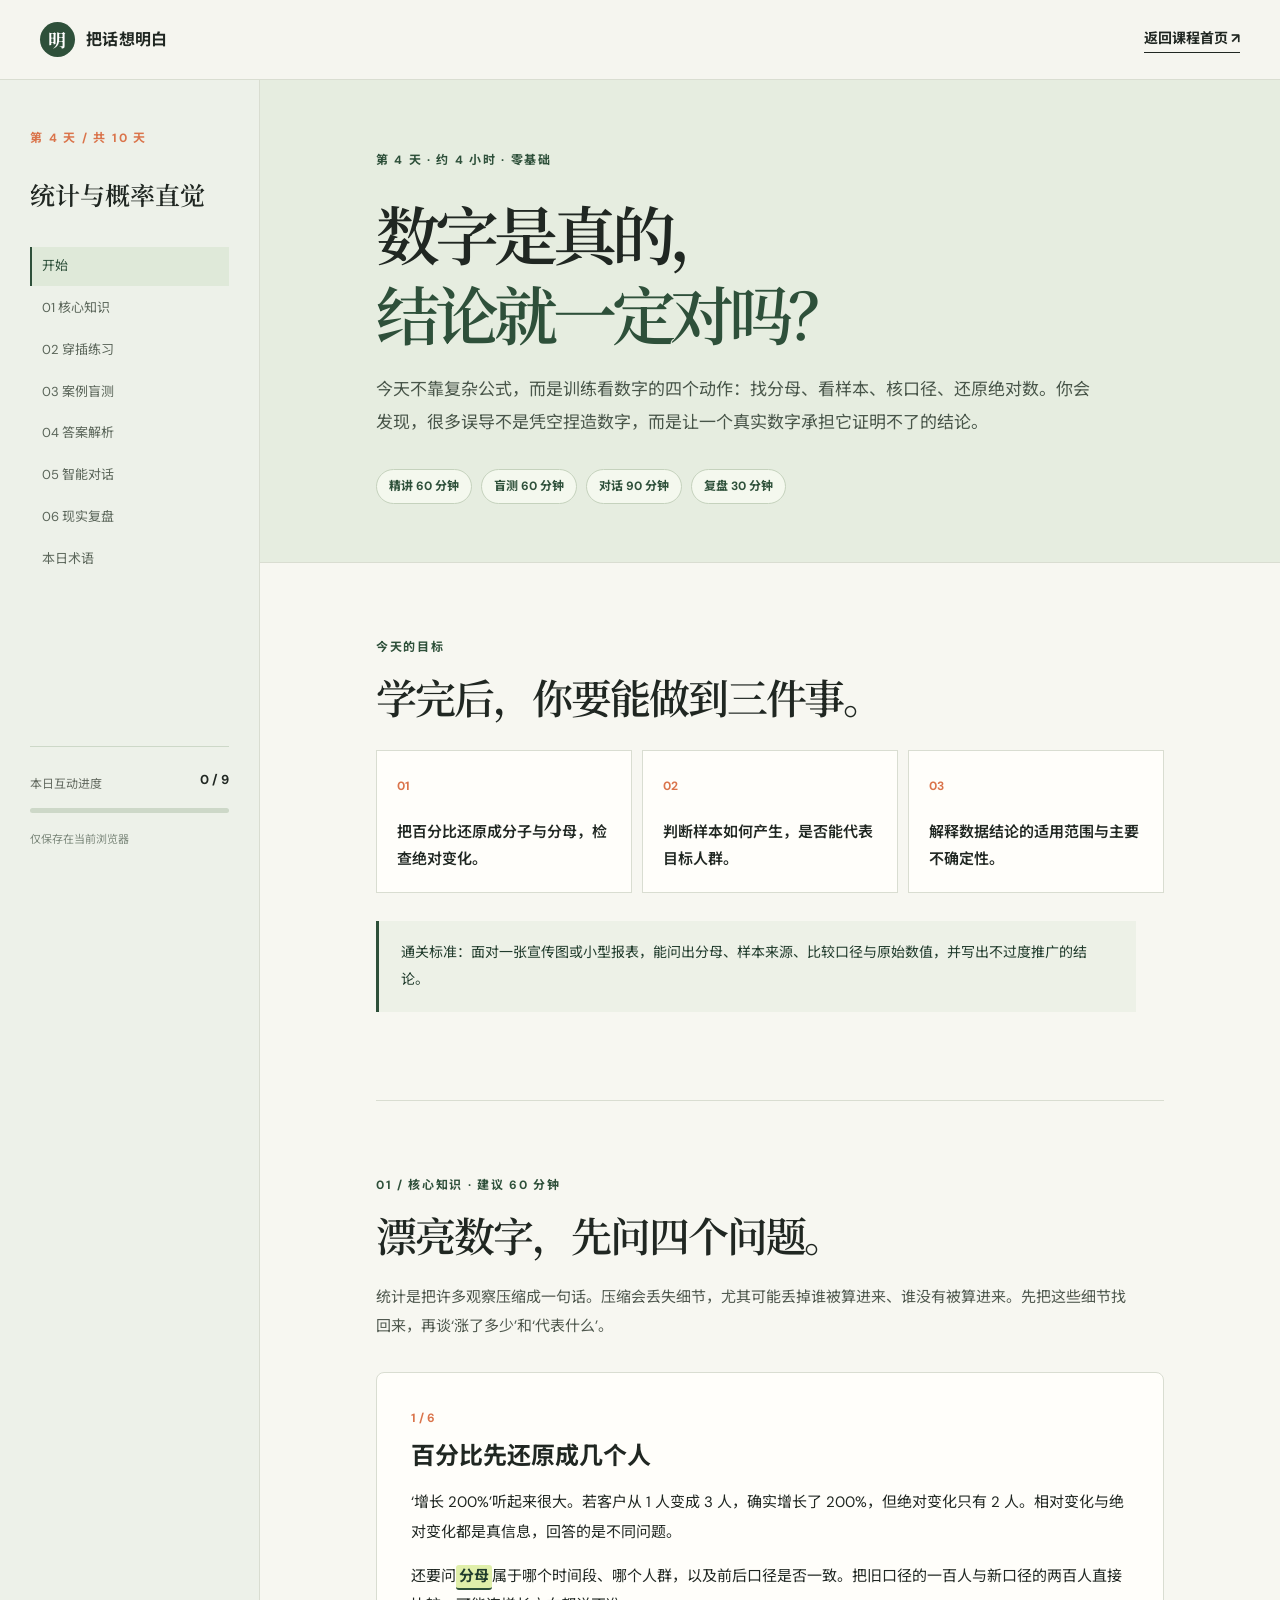
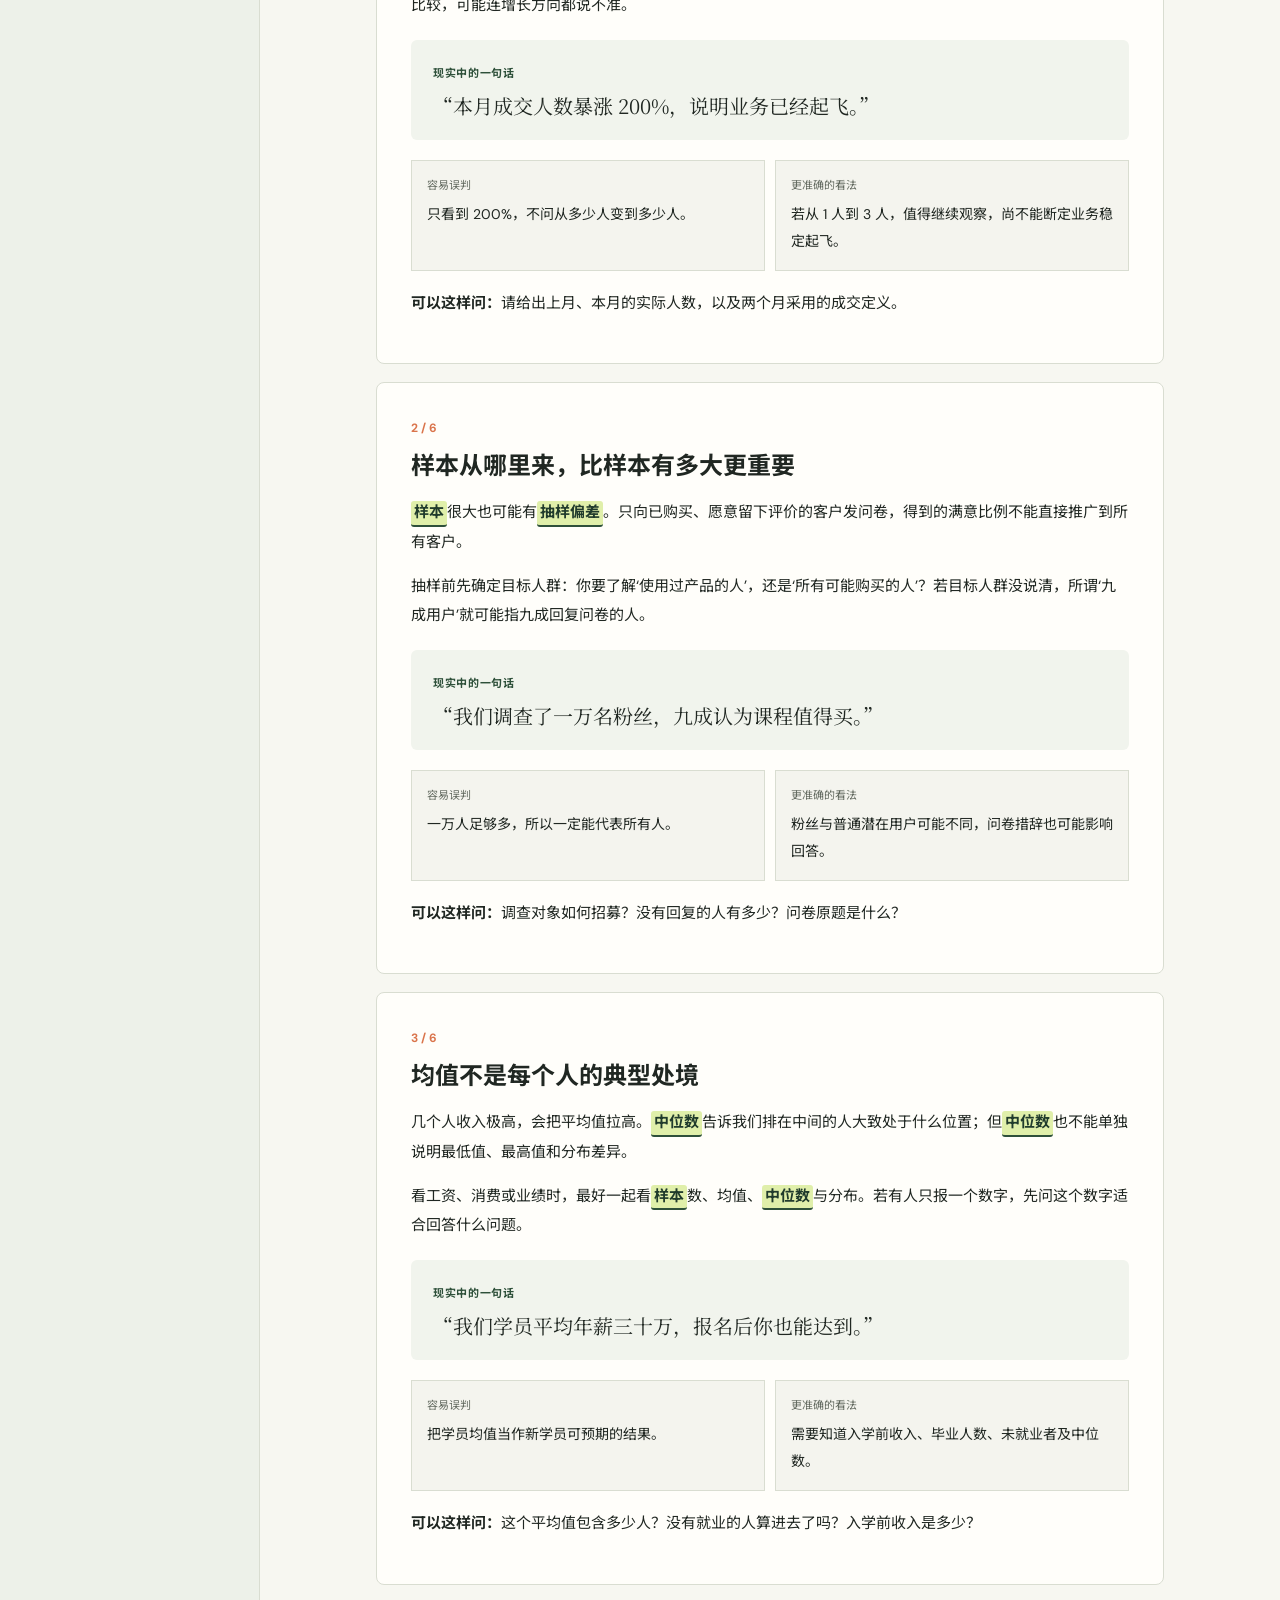
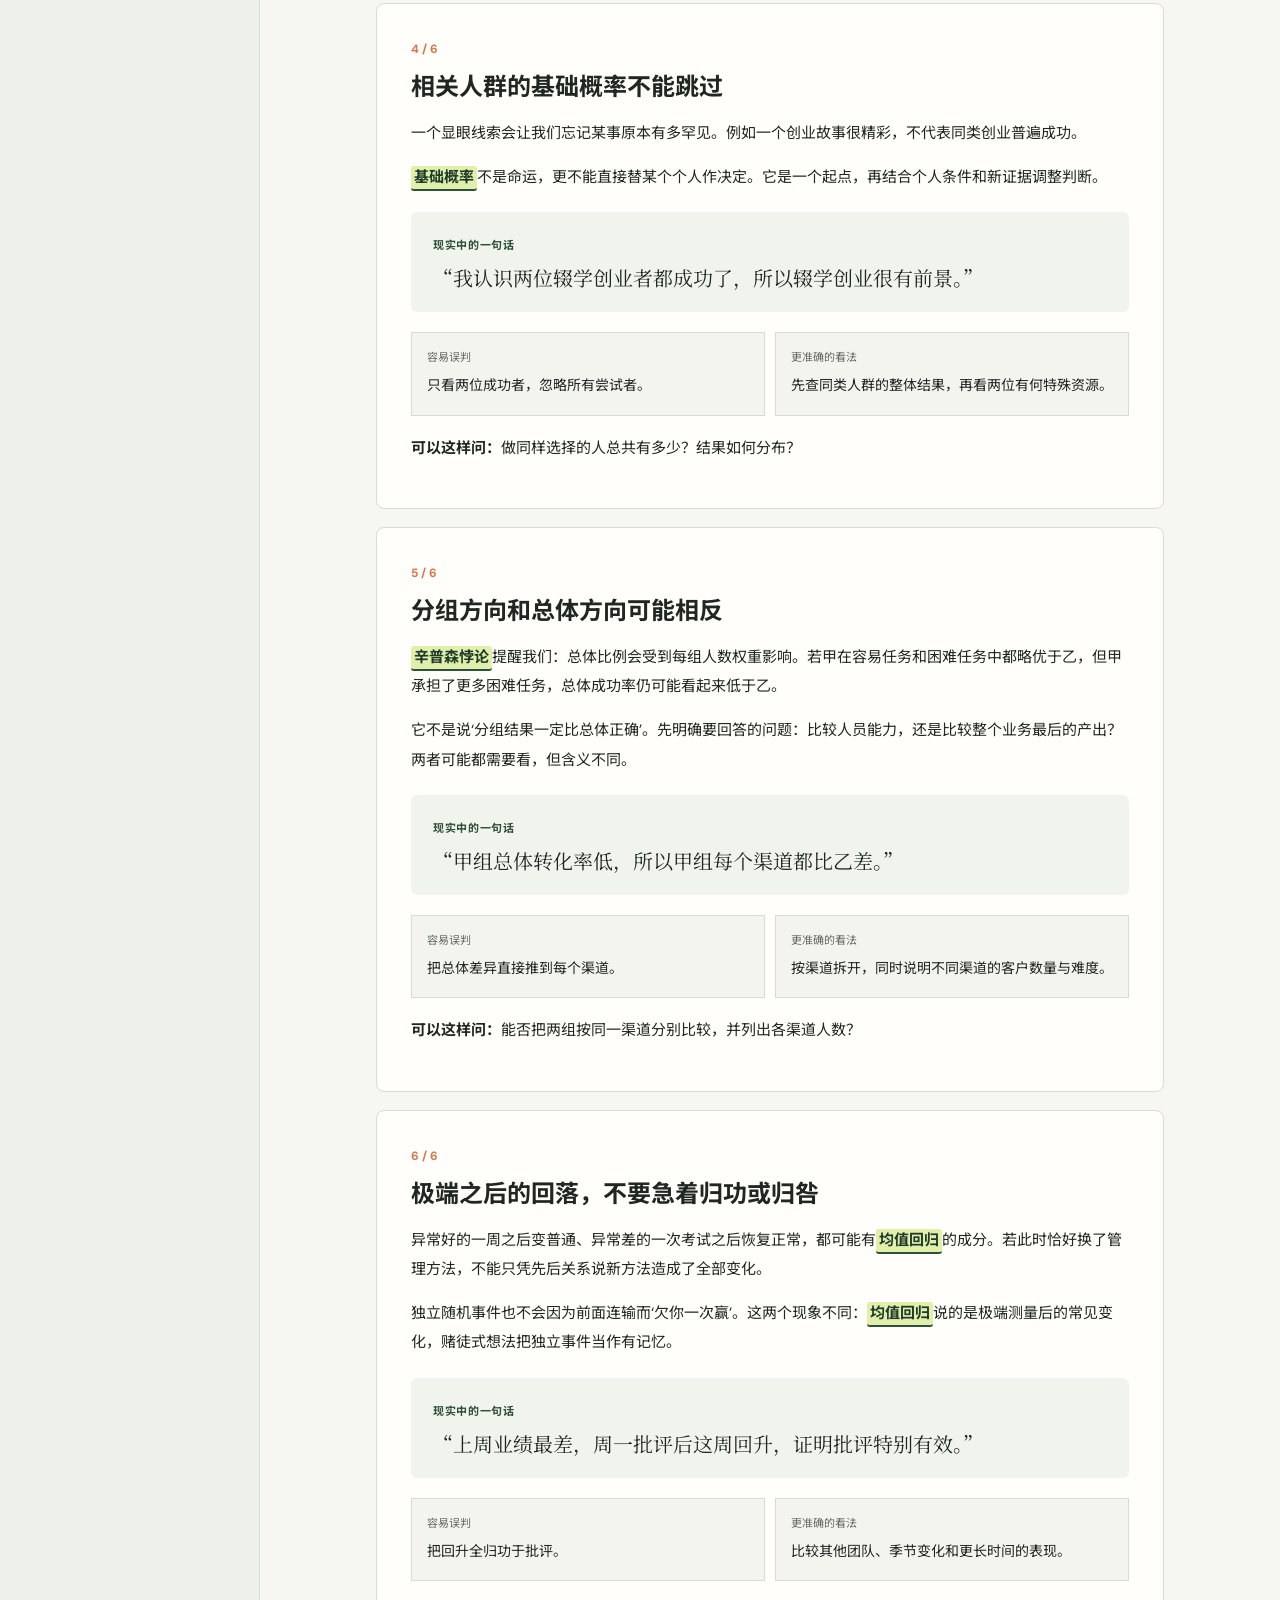
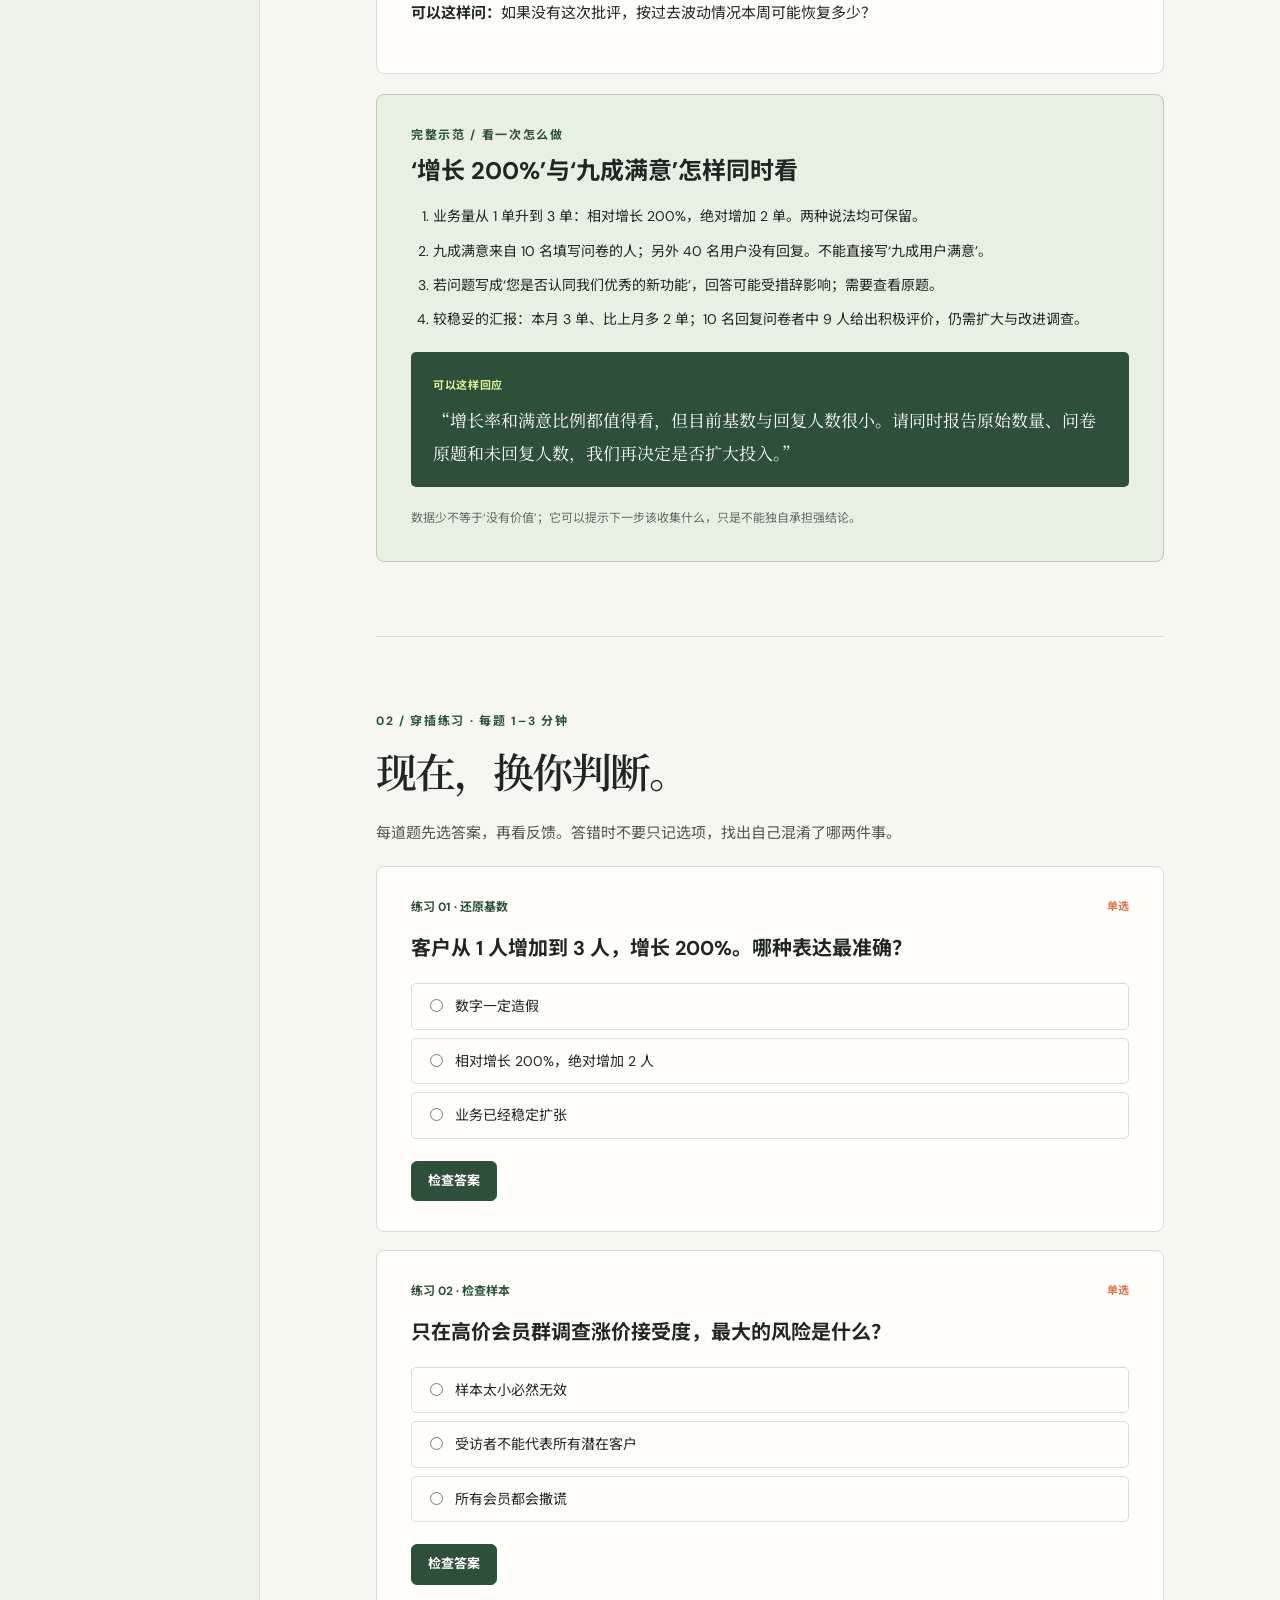
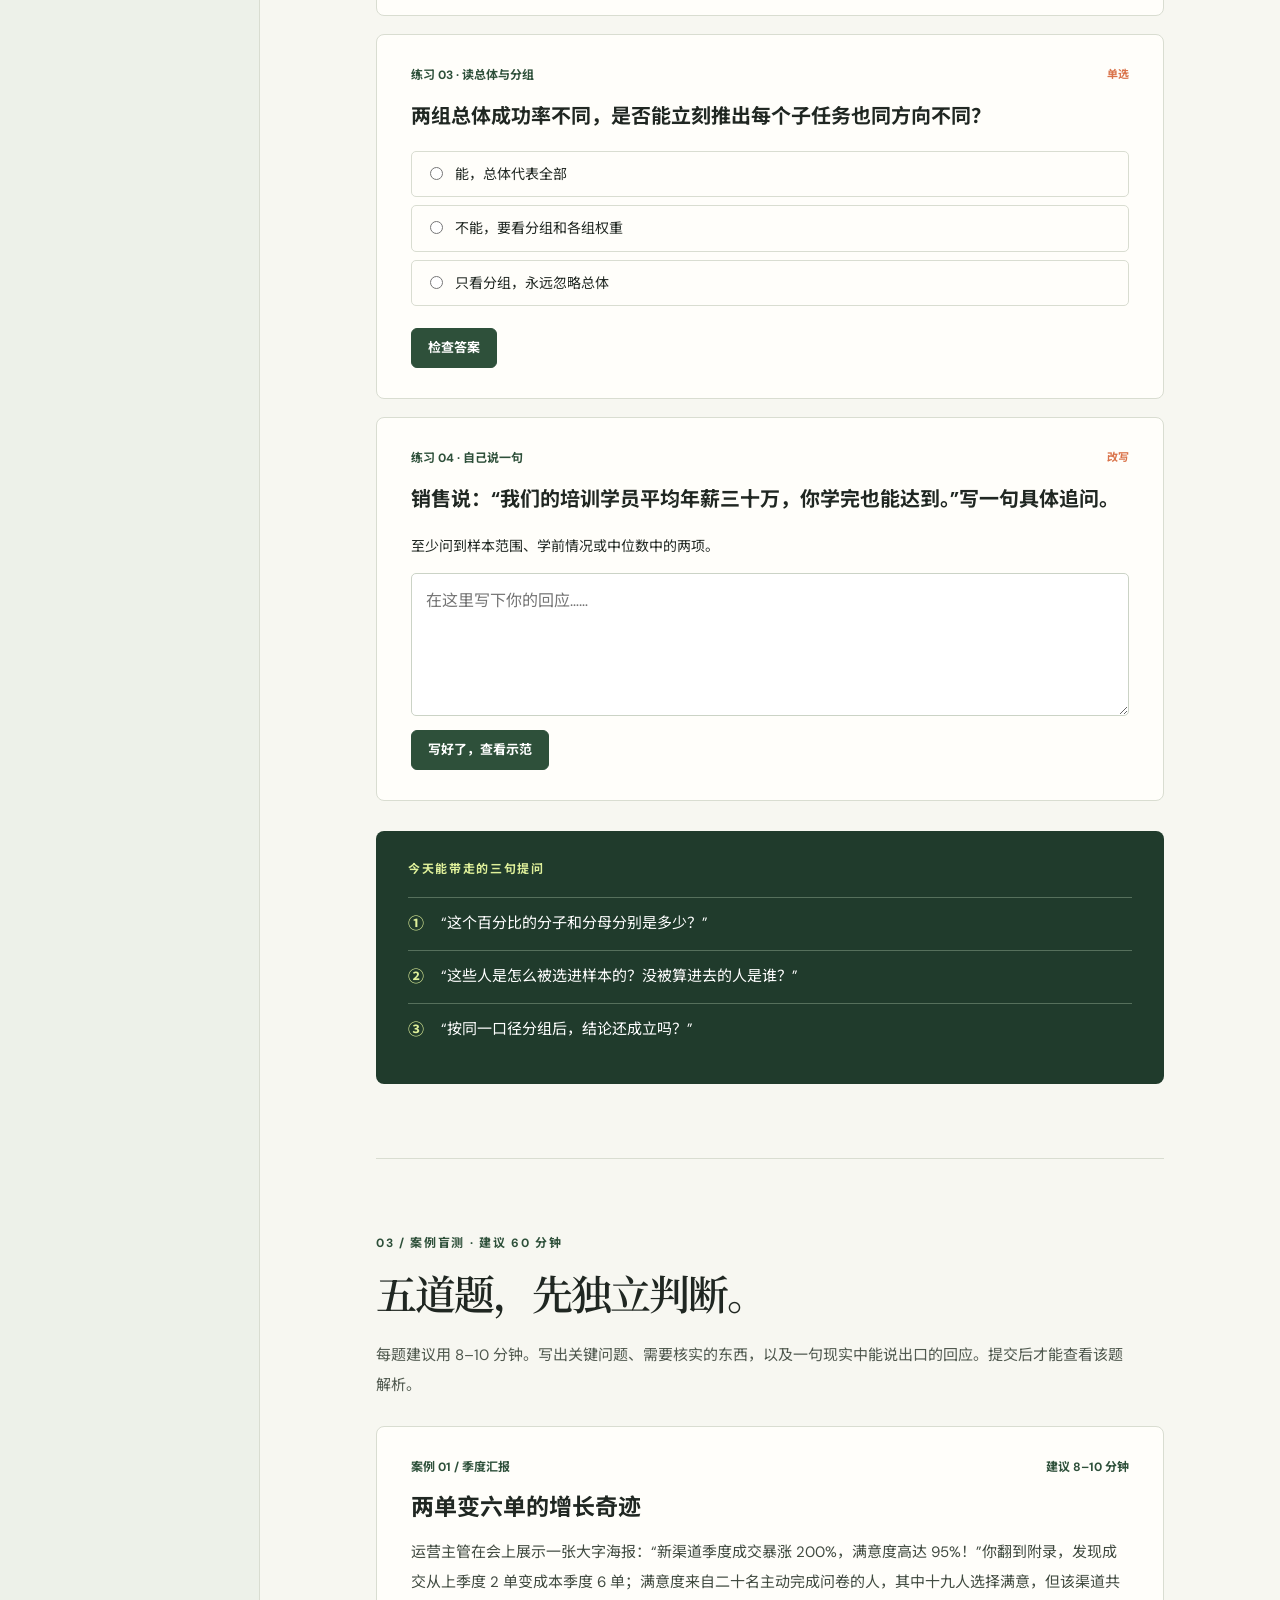
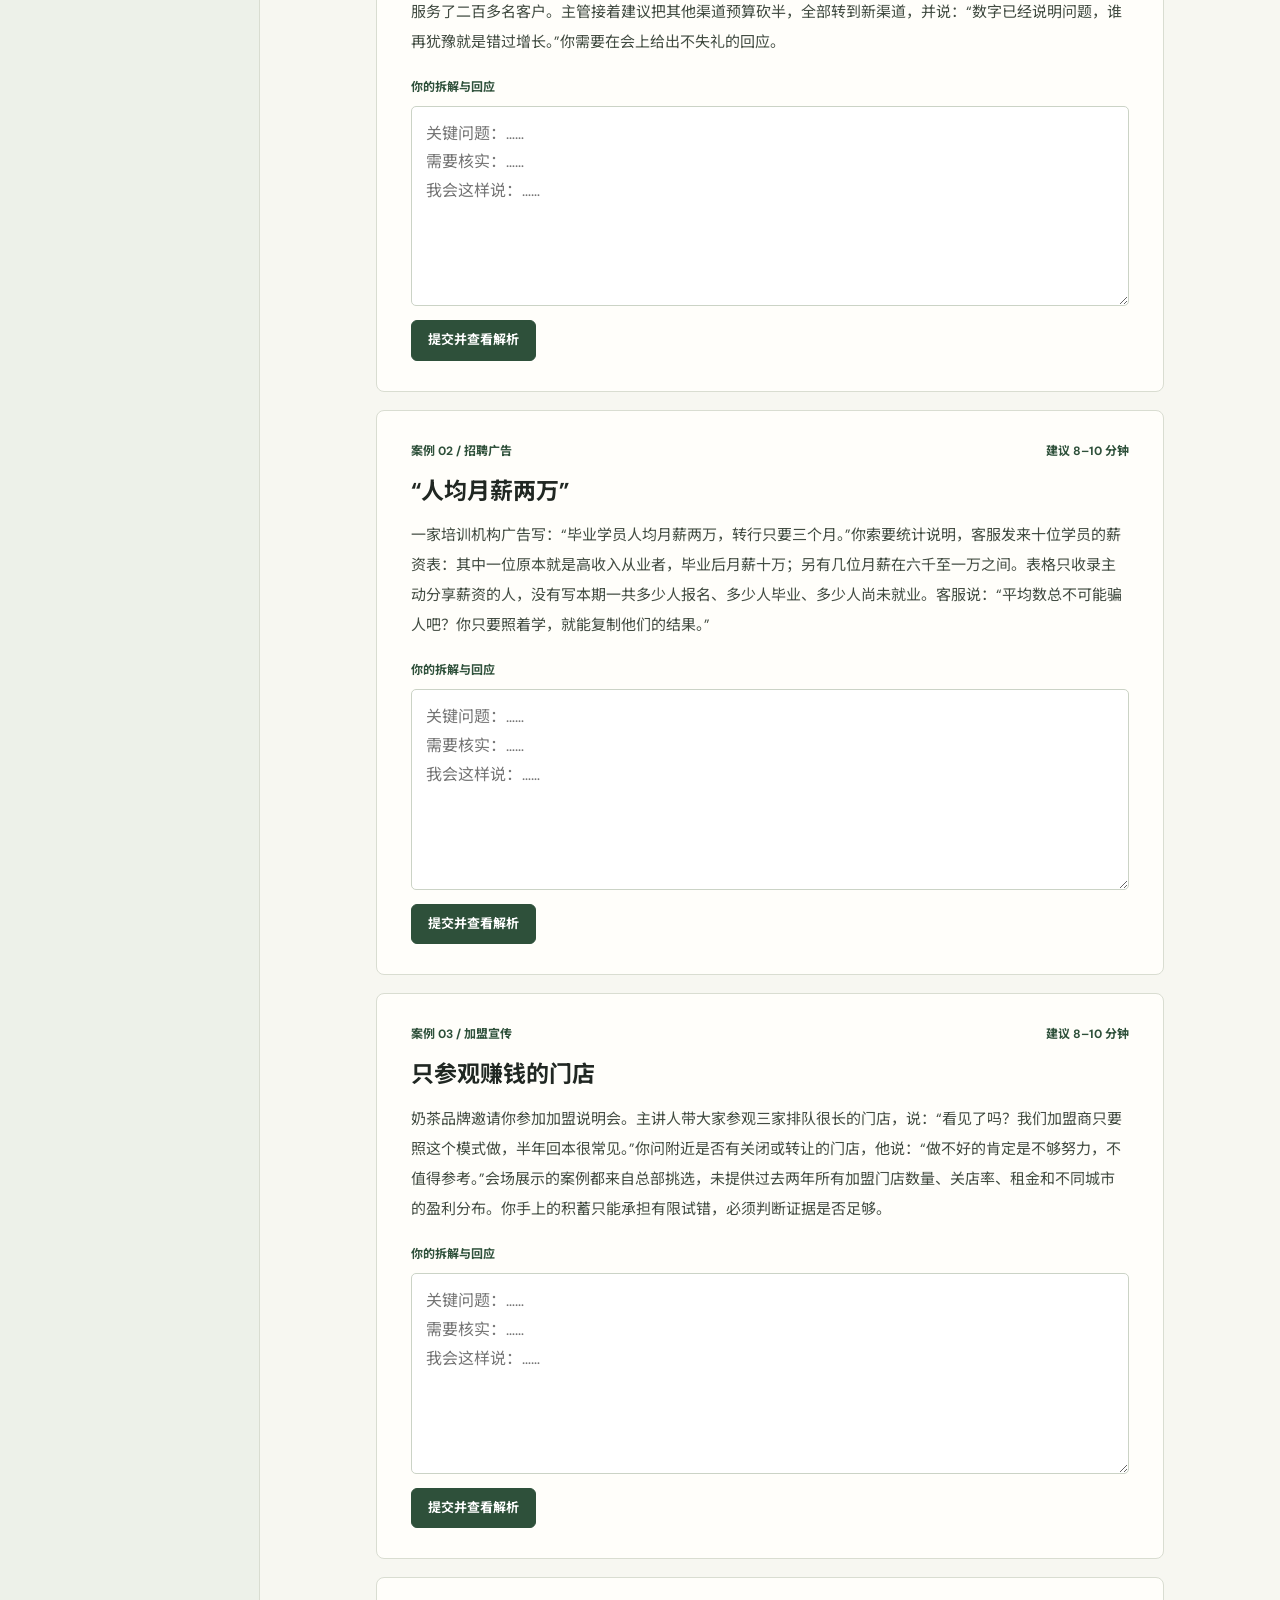
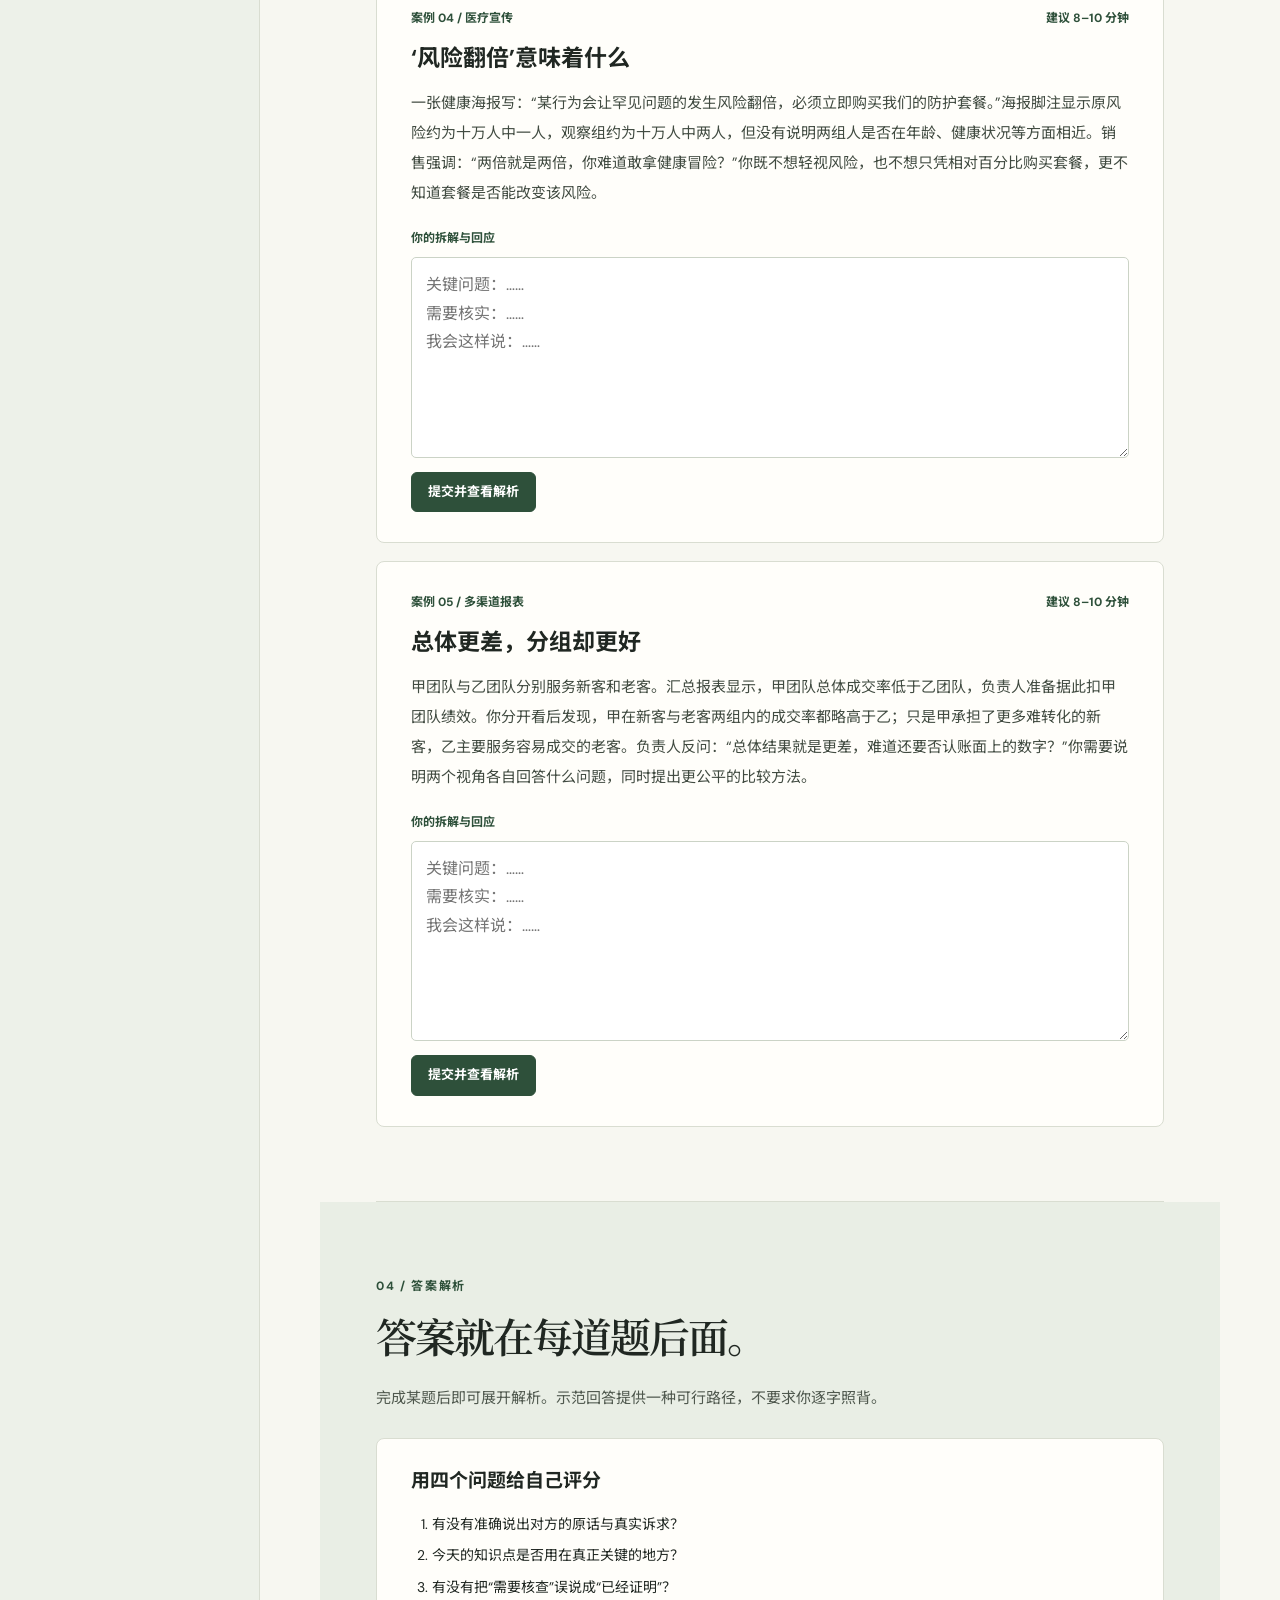
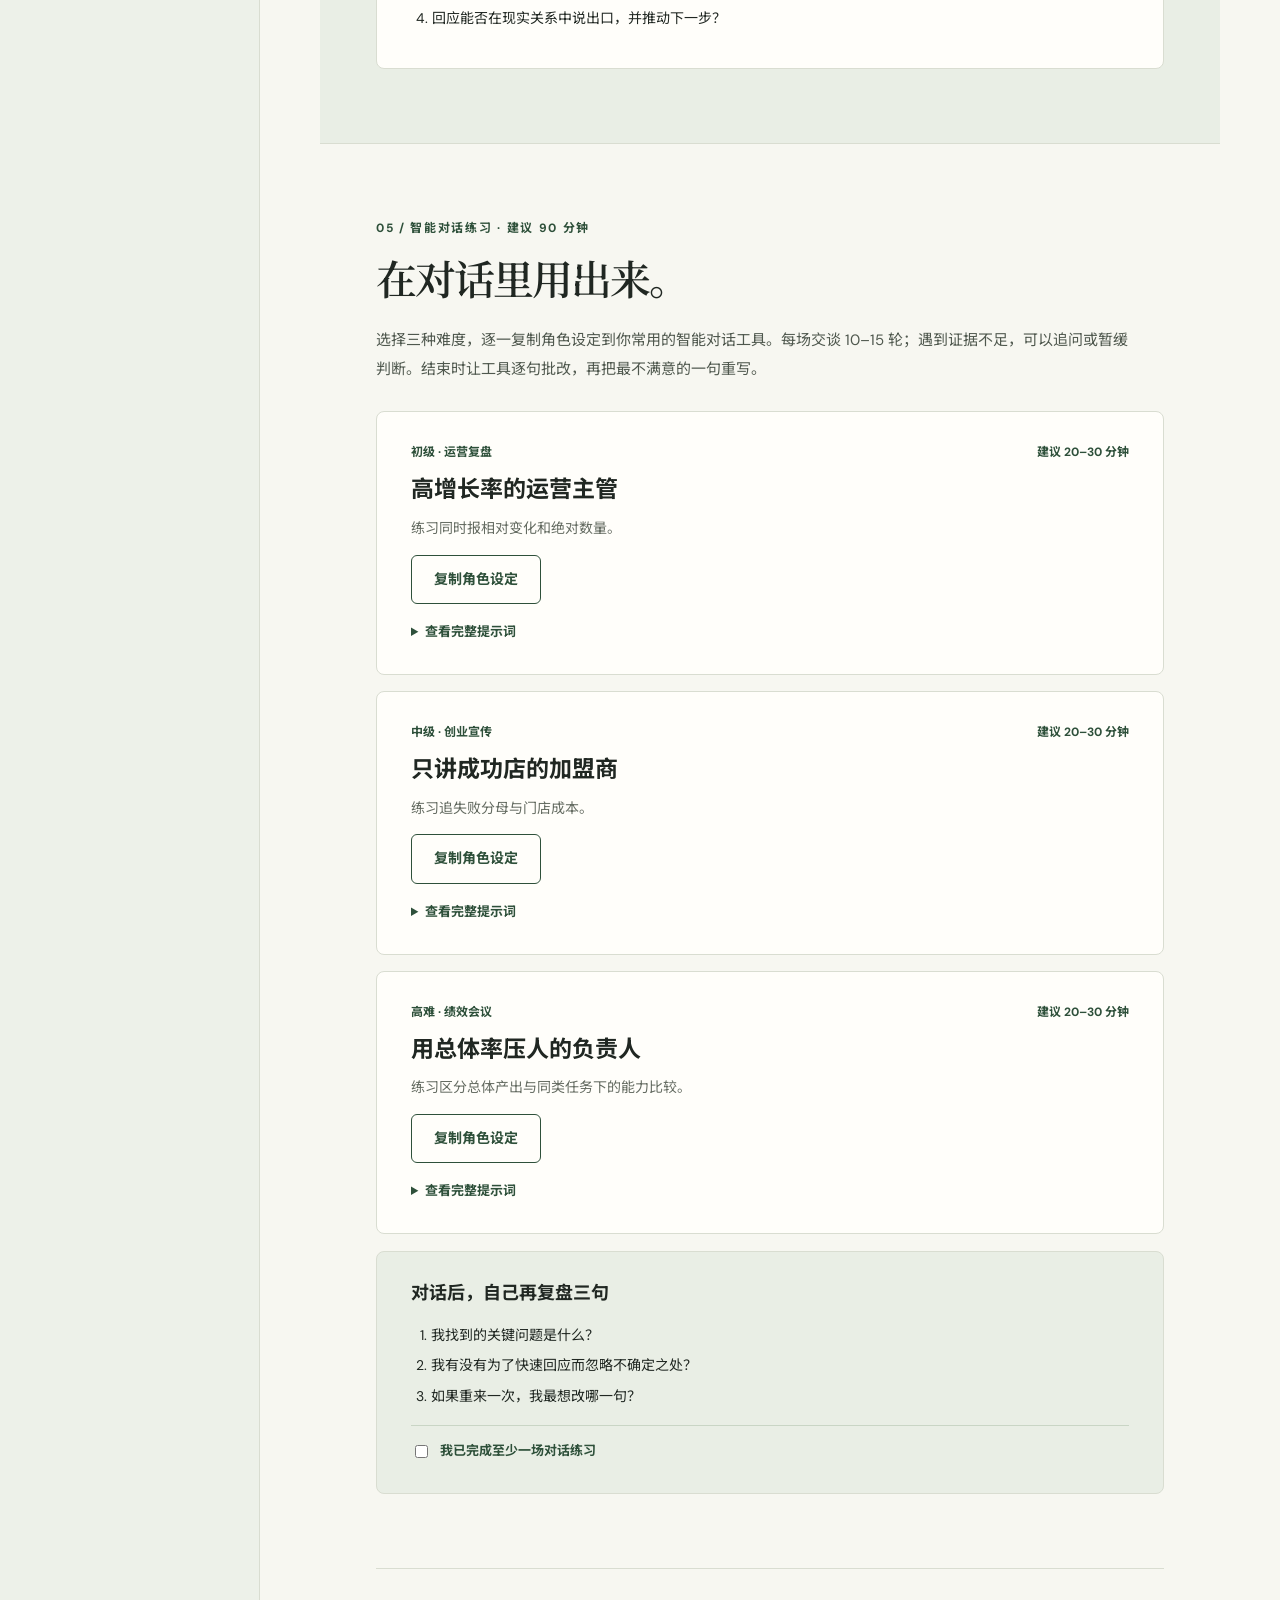
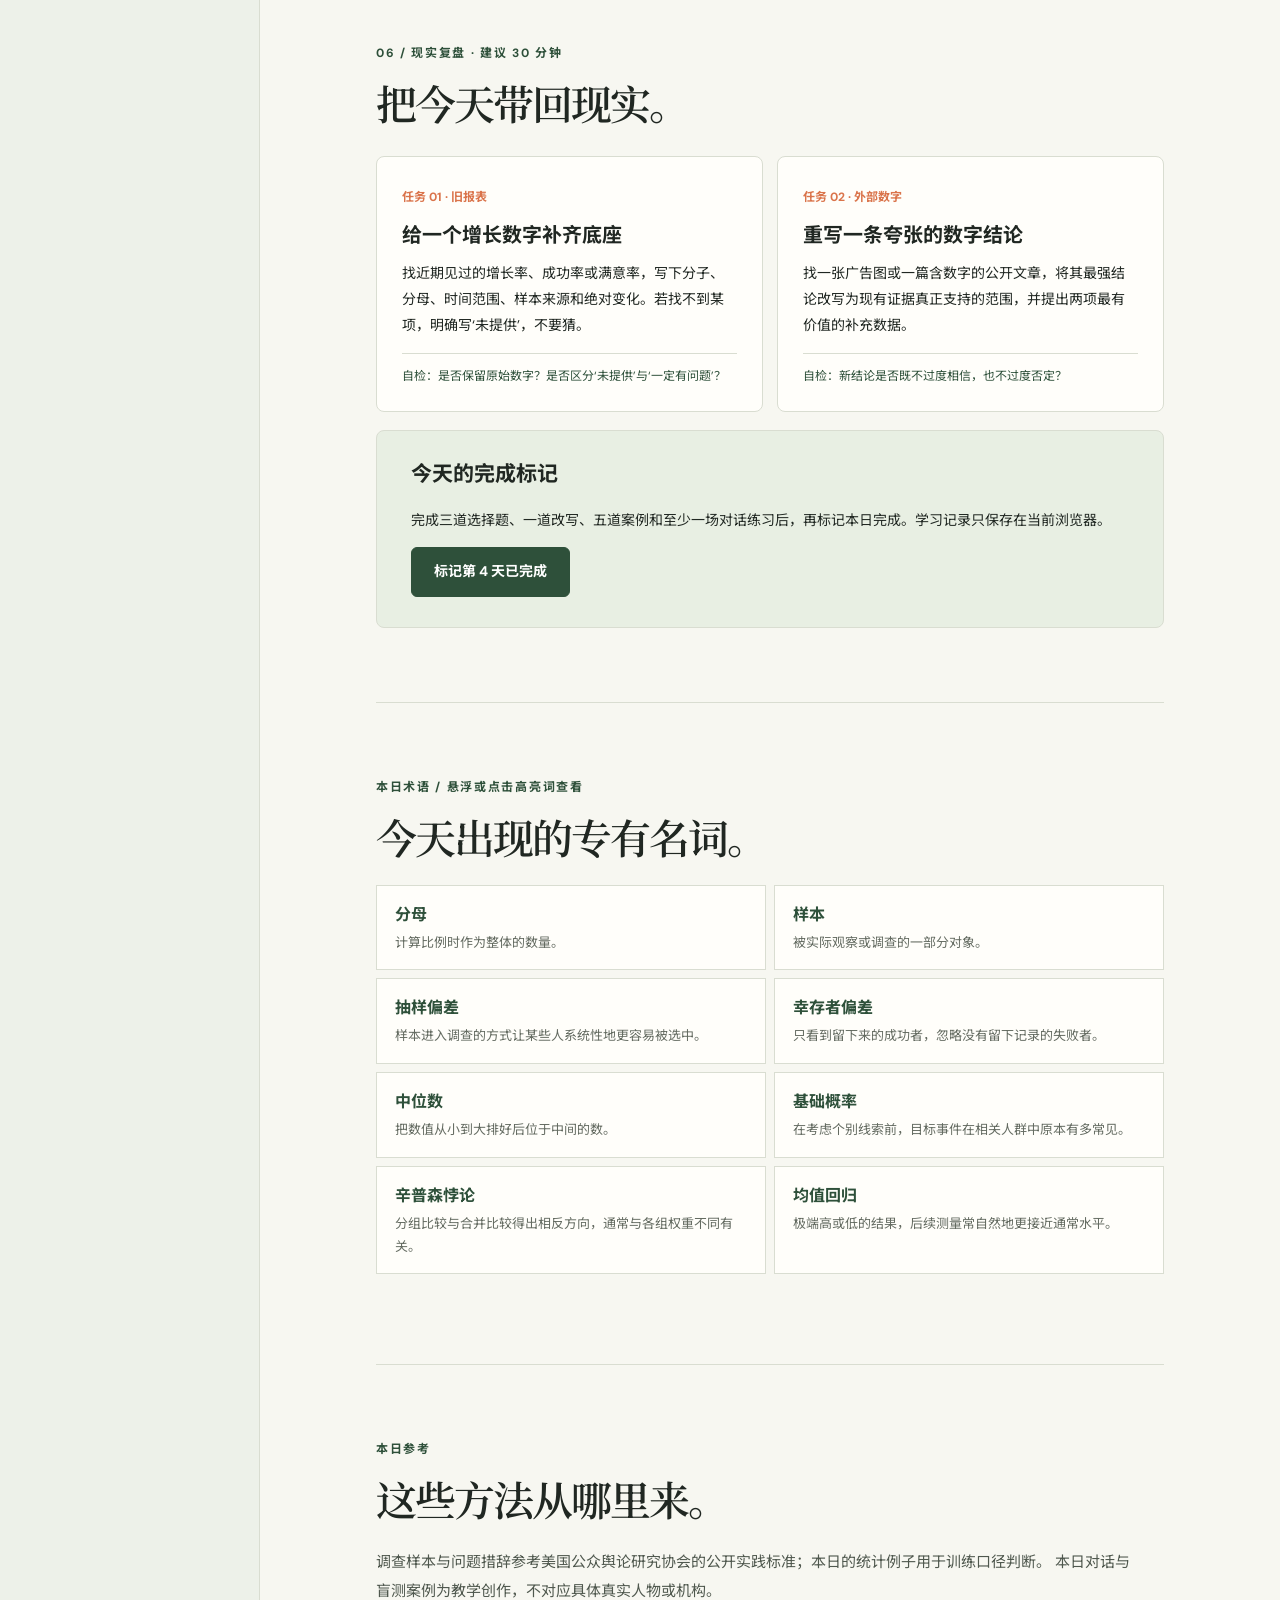
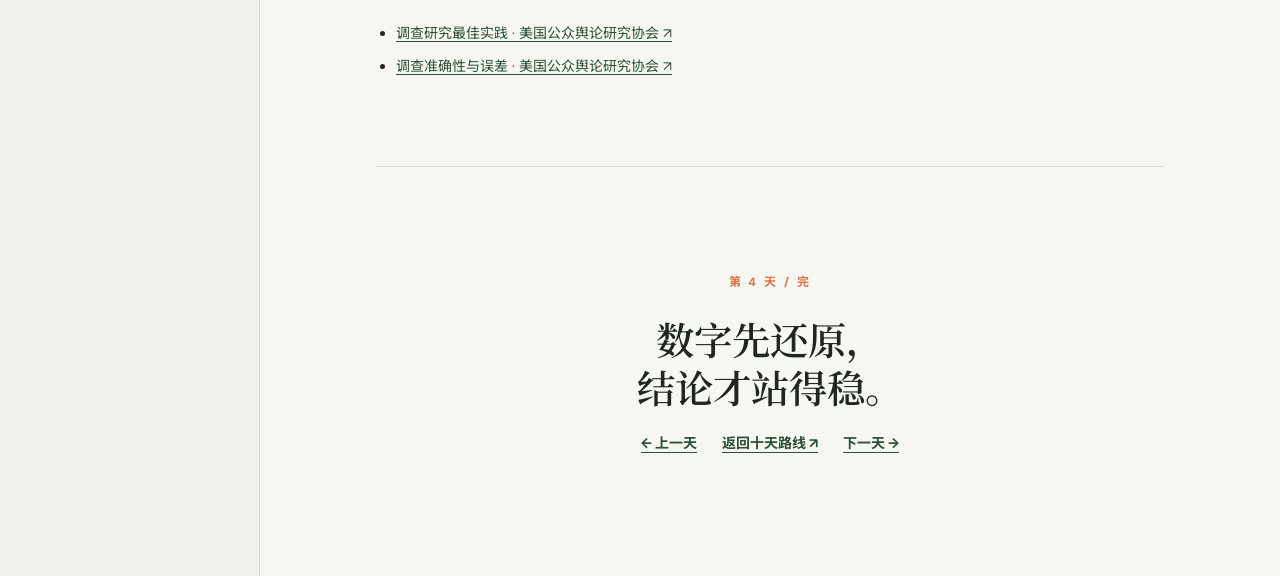
<file: day-04.html>
<!doctype html>
<html lang="zh-CN"><head><meta charset="utf-8"><meta name="viewport" content="width=device-width,initial-scale=1">
<meta name="description" content="第 4 天：统计与概率直觉。中文讲解、互动练习、五道盲测、智能对话与现实复盘。">
<title>第 4 天｜统计与概率直觉 · 把话想明白</title><link rel="stylesheet" href="styles.css">
<script>window.courseTerms={"分母": ["计算比例时作为整体的数量。", "例：3 人成功、共 10 人尝试，成功比例是 3/10；不知道总人数就难评价。"], "样本": ["被实际观察或调查的一部分对象。", "例：只问购买过课程的人，无法直接代表所有潜在客户。"], "抽样偏差": ["样本进入调查的方式让某些人系统性地更容易被选中。", "例：只在高价会员群调查价格接受度。"], "幸存者偏差": ["只看到留下来的成功者，忽略没有留下记录的失败者。", "例：只采访创业成功者就推断创业成功率很高。"], "中位数": ["把数值从小到大排好后位于中间的数。", "例：五人工资为 4、5、5、6、30 万，中位数是 5 万。"], "基础概率": ["在考虑个别线索前，目标事件在相关人群中原本有多常见。", "例：判断检测结果时，先看疾病在该人群中有多常见。"], "辛普森悖论": ["分组比较与合并比较得出相反方向，通常与各组权重不同有关。", "例：两组中甲都更好，合在一起却可能乙更高。"], "均值回归": ["极端高或低的结果，后续测量常自然地更接近通常水平。", "例：一次异常低分后变好，不一定全是新方法的功劳。"]};</script><script defer src="script.js"></script></head>
<body class="lesson-page" data-day="04"><header class="site-header"><a class="brand" href="index.html"><span class="brand-mark">明</span><span>把话想明白</span></a><a class="header-link" href="index.html">返回课程首页 <span aria-hidden="true">↗</span></a></header>
<div class="lesson-layout"><aside class="lesson-aside" aria-label="本日目录"><div class="aside-inner"><p class="aside-label">第 4 天 / 共 10 天</p><h2>统计与概率直觉</h2><nav><a href="#start">开始</a><a href="#learn">01 核心知识</a><a href="#practice">02 穿插练习</a><a href="#blind-test">03 案例盲测</a><a href="#answers">04 答案解析</a><a href="#roleplay">05 智能对话</a><a href="#review">06 现实复盘</a><a href="#glossary">本日术语</a></nav><div class="aside-progress"><span>本日互动进度</span><strong id="progress-text">0 / 9</strong><div class="progress-track"><span id="progress-fill"></span></div><small>仅保存在当前浏览器</small></div></div></aside>
<main class="lesson-main"><section class="lesson-hero" id="start"><div class="lesson-hero-inner"><p class="eyebrow">第 4 天 · 约 4 小时 · 零基础</p><h1>数字是真的，<br><em>结论就一定对吗？</em></h1><p class="lesson-intro">今天不靠复杂公式，而是训练看数字的四个动作：找分母、看样本、核口径、还原绝对数。你会发现，很多误导不是凭空捏造数字，而是让一个真实数字承担它证明不了的结论。</p><div class="lesson-meta"><span>精讲 60 分钟</span><span>盲测 60 分钟</span><span>对话 90 分钟</span><span>复盘 30 分钟</span></div></div></section>
<div class="lesson-content"><section class="lesson-section opening"><span class="section-index">今天的目标</span><h2>学完后，你要能做到三件事。</h2><div class="goal-grid"><div><b>01</b><p>把百分比还原成分子与分母，检查绝对变化。</p></div><div><b>02</b><p>判断样本如何产生，是否能代表目标人群。</p></div><div><b>03</b><p>解释数据结论的适用范围与主要不确定性。</p></div></div><p class="note">通关标准：面对一张宣传图或小型报表，能问出分母、样本来源、比较口径与原始数值，并写出不过度推广的结论。</p></section>
<section class="lesson-section" id="learn"><span class="section-index">01 / 核心知识 · 建议 60 分钟</span><h2>漂亮数字，先问四个问题。</h2><p>统计是把许多观察压缩成一句话。压缩会丢失细节，尤其可能丢掉谁被算进来、谁没有被算进来。先把这些细节找回来，再谈‘涨了多少’和‘代表什么’。</p><div class="concept-stack"><article class="concept-card"><span class="concept-num">1 / 6</span>
      <h3>百分比先还原成几个人</h3><p>‘增长 200%’听起来很大。若客户从 1 人变成 3 人，确实增长了 200%，但绝对变化只有 2 人。相对变化与绝对变化都是真信息，回答的是不同问题。</p><p>还要问<button class="term" data-term="分母">分母</button>属于哪个时间段、哪个人群，以及前后口径是否一致。把旧口径的一百人与新口径的两百人直接比较，可能连增长方向都说不准。</p>
      <div class="dialogue"><span>现实中的一句话</span><p>“本月成交人数暴涨 200%，说明业务已经起飞。”</p></div>
      <div class="comparison"><div><small>容易误判</small><p>只看到 200%，不问从多少人变到多少人。</p></div><div><small>更准确的看法</small><p>若从 1 人到 3 人，值得继续观察，尚不能断定业务稳定起飞。</p></div></div>
      <p><strong>可以这样问：</strong>请给出上月、本月的实际人数，以及两个月采用的成交定义。</p></article><article class="concept-card"><span class="concept-num">2 / 6</span>
      <h3>样本从哪里来，比样本有多大更重要</h3><p><button class="term" data-term="样本">样本</button>很大也可能有<button class="term" data-term="抽样偏差">抽样偏差</button>。只向已购买、愿意留下评价的客户发问卷，得到的满意比例不能直接推广到所有客户。</p><p>抽样前先确定目标人群：你要了解‘使用过产品的人’，还是‘所有可能购买的人’？若目标人群没说清，所谓‘九成用户’就可能指九成回复问卷的人。</p>
      <div class="dialogue"><span>现实中的一句话</span><p>“我们调查了一万名粉丝，九成认为课程值得买。”</p></div>
      <div class="comparison"><div><small>容易误判</small><p>一万人足够多，所以一定能代表所有人。</p></div><div><small>更准确的看法</small><p>粉丝与普通潜在用户可能不同，问卷措辞也可能影响回答。</p></div></div>
      <p><strong>可以这样问：</strong>调查对象如何招募？没有回复的人有多少？问卷原题是什么？</p></article><article class="concept-card"><span class="concept-num">3 / 6</span>
      <h3>均值不是每个人的典型处境</h3><p>几个人收入极高，会把平均值拉高。<button class="term" data-term="中位数">中位数</button>告诉我们排在中间的人大致处于什么位置；但<button class="term" data-term="中位数">中位数</button>也不能单独说明最低值、最高值和分布差异。</p><p>看工资、消费或业绩时，最好一起看<button class="term" data-term="样本">样本</button>数、均值、<button class="term" data-term="中位数">中位数</button>与分布。若有人只报一个数字，先问这个数字适合回答什么问题。</p>
      <div class="dialogue"><span>现实中的一句话</span><p>“我们学员平均年薪三十万，报名后你也能达到。”</p></div>
      <div class="comparison"><div><small>容易误判</small><p>把学员均值当作新学员可预期的结果。</p></div><div><small>更准确的看法</small><p>需要知道入学前收入、毕业人数、未就业者及中位数。</p></div></div>
      <p><strong>可以这样问：</strong>这个平均值包含多少人？没有就业的人算进去了吗？入学前收入是多少？</p></article><article class="concept-card"><span class="concept-num">4 / 6</span>
      <h3>相关人群的基础概率不能跳过</h3><p>一个显眼线索会让我们忘记某事原本有多罕见。例如一个创业故事很精彩，不代表同类创业普遍成功。</p><p><button class="term" data-term="基础概率">基础概率</button>不是命运，更不能直接替某个个人作决定。它是一个起点，再结合个人条件和新证据调整判断。</p>
      <div class="dialogue"><span>现实中的一句话</span><p>“我认识两位辍学创业者都成功了，所以辍学创业很有前景。”</p></div>
      <div class="comparison"><div><small>容易误判</small><p>只看两位成功者，忽略所有尝试者。</p></div><div><small>更准确的看法</small><p>先查同类人群的整体结果，再看两位有何特殊资源。</p></div></div>
      <p><strong>可以这样问：</strong>做同样选择的人总共有多少？结果如何分布？</p></article><article class="concept-card"><span class="concept-num">5 / 6</span>
      <h3>分组方向和总体方向可能相反</h3><p><button class="term" data-term="辛普森悖论">辛普森悖论</button>提醒我们：总体比例会受到每组人数权重影响。若甲在容易任务和困难任务中都略优于乙，但甲承担了更多困难任务，总体成功率仍可能看起来低于乙。</p><p>它不是说‘分组结果一定比总体正确’。先明确要回答的问题：比较人员能力，还是比较整个业务最后的产出？两者可能都需要看，但含义不同。</p>
      <div class="dialogue"><span>现实中的一句话</span><p>“甲组总体转化率低，所以甲组每个渠道都比乙差。”</p></div>
      <div class="comparison"><div><small>容易误判</small><p>把总体差异直接推到每个渠道。</p></div><div><small>更准确的看法</small><p>按渠道拆开，同时说明不同渠道的客户数量与难度。</p></div></div>
      <p><strong>可以这样问：</strong>能否把两组按同一渠道分别比较，并列出各渠道人数？</p></article><article class="concept-card"><span class="concept-num">6 / 6</span>
      <h3>极端之后的回落，不要急着归功或归咎</h3><p>异常好的一周之后变普通、异常差的一次考试之后恢复正常，都可能有<button class="term" data-term="均值回归">均值回归</button>的成分。若此时恰好换了管理方法，不能只凭先后关系说新方法造成了全部变化。</p><p>独立随机事件也不会因为前面连输而‘欠你一次赢’。这两个现象不同：<button class="term" data-term="均值回归">均值回归</button>说的是极端测量后的常见变化，赌徒式想法把独立事件当作有记忆。</p>
      <div class="dialogue"><span>现实中的一句话</span><p>“上周业绩最差，周一批评后这周回升，证明批评特别有效。”</p></div>
      <div class="comparison"><div><small>容易误判</small><p>把回升全归功于批评。</p></div><div><small>更准确的看法</small><p>比较其他团队、季节变化和更长时间的表现。</p></div></div>
      <p><strong>可以这样问：</strong>如果没有这次批评，按过去波动情况本周可能恢复多少？</p></article></div><div class="worked-example"><span class="section-index">完整示范 / 看一次怎么做</span><h3>‘增长 200%’与‘九成满意’怎样同时看</h3><ol><li>业务量从 1 单升到 3 单：相对增长 200%，绝对增加 2 单。两种说法均可保留。</li><li>九成满意来自 10 名填写问卷的人；另外 40 名用户没有回复。不能直接写‘九成用户满意’。</li><li>若问题写成‘您是否认同我们优秀的新功能’，回答可能受措辞影响；需要查看原题。</li><li>较稳妥的汇报：本月 3 单、比上月多 2 单；10 名回复问卷者中 9 人给出积极评价，仍需扩大与改进调查。</li></ol><div class="response-box"><span>可以这样回应</span><p>“增长率和满意比例都值得看，但目前基数与回复人数很小。请同时报告原始数量、问卷原题和未回复人数，我们再决定是否扩大投入。”</p></div><p class="fine-print">数据少不等于‘没有价值’；它可以提示下一步该收集什么，只是不能独自承担强结论。</p></div></section>
<section class="lesson-section" id="practice"><span class="section-index">02 / 穿插练习 · 每题 1–3 分钟</span><h2>现在，换你判断。</h2><p>每道题先选答案，再看反馈。答错时不要只记选项，找出自己混淆了哪两件事。</p><div class="quiz" data-quiz="q1" data-answer="b"><div class="quiz-head"><span>练习 01 · 还原基数</span><strong>单选</strong></div>
      <h3>客户从 1 人增加到 3 人，增长 200%。哪种表达最准确？</h3><label><input type="radio" name="q1" value="a"> 数字一定造假</label><label><input type="radio" name="q1" value="b"> 相对增长 200%，绝对增加 2 人</label><label><input type="radio" name="q1" value="c"> 业务已经稳定扩张</label><button class="button small quiz-submit" type="button">检查答案</button>
      <div class="quiz-feedback" aria-live="polite" data-correct="对。两个数字都应报告，再判断规模是否足够支持后续结论。" data-wrong="增长率可以是真的；关键是它背后的原始人数。"></div></div><div class="quiz" data-quiz="q2" data-answer="b"><div class="quiz-head"><span>练习 02 · 检查样本</span><strong>单选</strong></div>
      <h3>只在高价会员群调查涨价接受度，最大的风险是什么？</h3><label><input type="radio" name="q2" value="a"> 样本太小必然无效</label><label><input type="radio" name="q2" value="b"> 受访者不能代表所有潜在客户</label><label><input type="radio" name="q2" value="c"> 所有会员都会撒谎</label><button class="button small quiz-submit" type="button">检查答案</button>
      <div class="quiz-feedback" aria-live="polite" data-correct="对。样本进入调查的方式可能带来系统性偏差。" data-wrong="问题在于‘问的是谁’，不是先猜他们是否诚实。"></div></div><div class="quiz" data-quiz="q3" data-answer="b"><div class="quiz-head"><span>练习 03 · 读总体与分组</span><strong>单选</strong></div>
      <h3>两组总体成功率不同，是否能立刻推出每个子任务也同方向不同？</h3><label><input type="radio" name="q3" value="a"> 能，总体代表全部</label><label><input type="radio" name="q3" value="b"> 不能，要看分组和各组权重</label><label><input type="radio" name="q3" value="c"> 只看分组，永远忽略总体</label><button class="button small quiz-submit" type="button">检查答案</button>
      <div class="quiz-feedback" aria-live="polite" data-correct="对。总体和分组回答的问题不同，权重可能改变比较方向。" data-wrong="先看分组人数和任务难度，再判断总体差异代表什么。"></div></div><div class="short-task" data-task="rewrite"><div class="quiz-head"><span>练习 04 · 自己说一句</span><strong>改写</strong></div><h3>销售说：“我们的培训学员平均年薪三十万，你学完也能达到。”写一句具体追问。</h3><p>至少问到样本范围、学前情况或中位数中的两项。</p><textarea rows="4" placeholder="在这里写下你的回应……" aria-label="写下你的回应"></textarea><button class="button small task-reveal" type="button">写好了，查看示范</button><div class="task-feedback" hidden><strong>一种回应</strong><p>“这三十万统计了多少毕业学员？未就业者是否算在内？他们入学前的收入和毕业后的中位数分别是多少？”</p><p>自检：追问是否指向可提供的原始数据？有没有把‘均值可能误导’说成‘均值必然是假’？</p></div></div><div class="quick-reference"><span class="section-index">今天能带走的三句提问</span><div><b>①</b><p>“这个百分比的分子和分母分别是多少？”</p></div><div><b>②</b><p>“这些人是怎么被选进样本的？没被算进去的人是谁？”</p></div><div><b>③</b><p>“按同一口径分组后，结论还成立吗？”</p></div></div></section>
<section class="lesson-section" id="blind-test"><span class="section-index">03 / 案例盲测 · 建议 60 分钟</span><h2>五道题，先独立判断。</h2><p>每题建议用 8–10 分钟。写出关键问题、需要核实的东西，以及一句现实中能说出口的回应。提交后才能查看该题解析。</p><div class="case-list"><article class="case" data-case="1"><div class="case-top"><span>案例 01 / 季度汇报</span><span>建议 8–10 分钟</span></div>
      <h3>两单变六单的增长奇迹</h3><p>运营主管在会上展示一张大字海报：“新渠道季度成交暴涨 200%，满意度高达 95%！”你翻到附录，发现成交从上季度 2 单变成本季度 6 单；满意度来自二十名主动完成问卷的人，其中十九人选择满意，但该渠道共服务了二百多名客户。主管接着建议把其他渠道预算砍半，全部转到新渠道，并说：“数字已经说明问题，谁再犹豫就是错过增长。”你需要在会上给出不失礼的回应。</p><label for="case-1-answer">你的拆解与回应</label>
      <textarea id="case-1-answer" rows="6" placeholder="关键问题：……&#10;需要核实：……&#10;我会这样说：……"></textarea>
      <button class="button small case-reveal" type="button">提交并查看解析</button>
      <div class="case-answer" hidden><strong>拆解参考</strong><p><b>关键问题：</b>增长率与问卷比例可算对，但成交基数小、回复者自选；这些数字不足以单独支持大规模预算转移。</p><p><b>回应示范：</b>“新渠道从 2 单到 6 单值得继续测试。做预算转移前，请补充获客成本、全部客户的反馈与至少几轮稳定表现；现阶段先扩大试验规模更合适。”</p><p class="answer-note">不能因为样本小就否定新渠道，只能限制可得出的结论。</p></div></article><article class="case" data-case="2"><div class="case-top"><span>案例 02 / 招聘广告</span><span>建议 8–10 分钟</span></div>
      <h3>“人均月薪两万”</h3><p>一家培训机构广告写：“毕业学员人均月薪两万，转行只要三个月。”你索要统计说明，客服发来十位学员的薪资表：其中一位原本就是高收入从业者，毕业后月薪十万；另有几位月薪在六千至一万之间。表格只收录主动分享薪资的人，没有写本期一共多少人报名、多少人毕业、多少人尚未就业。客服说：“平均数总不可能骗人吧？你只要照着学，就能复制他们的结果。”</p><label for="case-2-answer">你的拆解与回应</label>
      <textarea id="case-2-answer" rows="6" placeholder="关键问题：……&#10;需要核实：……&#10;我会这样说：……"></textarea>
      <button class="button small case-reveal" type="button">提交并查看解析</button>
      <div class="case-answer" hidden><strong>拆解参考</strong><p><b>关键问题：</b>均值可能被极高收入者拉高；主动上报与未就业者缺失会影响代表性；无法由该均值推出新学员个人结果。</p><p><b>回应示范：</b>“平均数可以如实计算，但我还需要中位数、完整毕业人数、未就业人数，以及学员入学前收入，才能判断这门课对我是否合适。”</p><p class="answer-note">题干不能证明机构故意造假，只能指出广告结论依据不足。</p></div></article><article class="case" data-case="3"><div class="case-top"><span>案例 03 / 加盟宣传</span><span>建议 8–10 分钟</span></div>
      <h3>只参观赚钱的门店</h3><p>奶茶品牌邀请你参加加盟说明会。主讲人带大家参观三家排队很长的门店，说：“看见了吗？我们加盟商只要照这个模式做，半年回本很常见。”你问附近是否有关闭或转让的门店，他说：“做不好的肯定是不够努力，不值得参考。”会场展示的案例都来自总部挑选，未提供过去两年所有加盟门店数量、关店率、租金和不同城市的盈利分布。你手上的积蓄只能承担有限试错，必须判断证据是否足够。</p><label for="case-3-answer">你的拆解与回应</label>
      <textarea id="case-3-answer" rows="6" placeholder="关键问题：……&#10;需要核实：……&#10;我会这样说：……"></textarea>
      <button class="button small case-reveal" type="button">提交并查看解析</button>
      <div class="case-answer" hidden><strong>拆解参考</strong><p><b>关键问题：</b>只展示仍在经营且表现好的门店，容易产生幸存者偏差；不能从成功案例估算整体回本概率。</p><p><b>回应示范：</b>“三家门店说明有人做得好。请提供同期开店总数、关店数、各店成本和回本时间分布，我再判断这个模式是否适合我所在的位置。”</p><p class="answer-note">成功案例仍有学习价值，但不应被误用为整体成功率。</p></div></article><article class="case" data-case="4"><div class="case-top"><span>案例 04 / 医疗宣传</span><span>建议 8–10 分钟</span></div>
      <h3>‘风险翻倍’意味着什么</h3><p>一张健康海报写：“某行为会让罕见问题的发生风险翻倍，必须立即购买我们的防护套餐。”海报脚注显示原风险约为十万人中一人，观察组约为十万人中两人，但没有说明两组人是否在年龄、健康状况等方面相近。销售强调：“两倍就是两倍，你难道敢拿健康冒险？”你既不想轻视风险，也不想只凭相对百分比购买套餐，更不知道套餐是否能改变该风险。</p><label for="case-4-answer">你的拆解与回应</label>
      <textarea id="case-4-answer" rows="6" placeholder="关键问题：……&#10;需要核实：……&#10;我会这样说：……"></textarea>
      <button class="button small case-reveal" type="button">提交并查看解析</button>
      <div class="case-answer" hidden><strong>拆解参考</strong><p><b>关键问题：</b>相对风险翻倍与绝对风险每十万人增加约一人同时成立；因果关系、适用人群和套餐效果均未在海报中证明。</p><p><b>回应示范：</b>“请同时说明绝对风险、研究对象和两组差异；购买套餐还需要独立证据证明它确实能降低这一风险。”</p><p class="answer-note">具体健康决策需要可靠的专业资料；课程只训练数字解读。</p></div></article><article class="case" data-case="5"><div class="case-top"><span>案例 05 / 多渠道报表</span><span>建议 8–10 分钟</span></div>
      <h3>总体更差，分组却更好</h3><p>甲团队与乙团队分别服务新客和老客。汇总报表显示，甲团队总体成交率低于乙团队，负责人准备据此扣甲团队绩效。你分开看后发现，甲在新客与老客两组内的成交率都略高于乙；只是甲承担了更多难转化的新客，乙主要服务容易成交的老客。负责人反问：“总体结果就是更差，难道还要否认账面上的数字？”你需要说明两个视角各自回答什么问题，同时提出更公平的比较方法。</p><label for="case-5-answer">你的拆解与回应</label>
      <textarea id="case-5-answer" rows="6" placeholder="关键问题：……&#10;需要核实：……&#10;我会这样说：……"></textarea>
      <button class="button small case-reveal" type="button">提交并查看解析</button>
      <div class="case-answer" hidden><strong>拆解参考</strong><p><b>关键问题：</b>总体率确实较低，但两队客户构成不同；比较团队转化能力时，应在相近客户类型中比较，并说明权重。</p><p><b>回应示范：</b>“总体成交结果我们不否认。若要评价团队能力，请同时按新客、老客分别看转化率和人数，再讨论任务分配差异。”</p><p class="answer-note">分组结果也不自动决定绩效，还需检查其他工作职责和考核目标。</p></div></article></div></section>
<section class="lesson-section answer-divider" id="answers"><span class="section-index">04 / 答案解析</span><h2>答案就在每道题后面。</h2><p>完成某题后即可展开解析。示范回答提供一种可行路径，不要求你逐字照背。</p><div class="rubric"><h3>用四个问题给自己评分</h3><ol><li>有没有准确说出对方的原话与真实诉求？</li><li>今天的知识点是否用在真正关键的地方？</li><li>有没有把“需要核查”误说成“已经证明”？</li><li>回应能否在现实关系中说出口，并推动下一步？</li></ol></div></section>
<section class="lesson-section" id="roleplay"><span class="section-index">05 / 智能对话练习 · 建议 90 分钟</span><h2>在对话里用出来。</h2><p>选择三种难度，逐一复制角色设定到你常用的智能对话工具。每场交谈 10–15 轮；遇到证据不足，可以追问或暂缓判断。结束时让工具逐句批改，再把最不满意的一句重写。</p><div class="role-grid"><article class="role-card"><div class="role-top"><span>初级 · 运营复盘</span><span>建议 20–30 分钟</span></div><h3>高增长率的运营主管</h3>
      <p>练习同时报相对变化和绝对数量。</p><button class="button outline copy-prompt" type="button" data-target="prompt-1">复制角色设定</button>
      <details><summary>查看完整提示词</summary><pre id="prompt-1">你是“把话想明白”课程第 4 天的智能对话陪练。请扮演以下角色，与我进行多轮现实对话。

身份与背景：你负责新渠道，上季 2 单、本季 6 单，正在争取更多预算。
你的核心诉求：让学习者同意立刻砍掉旧渠道、把预算全部给你。
性格与顾虑：对新成果兴奋，怕被质疑会错过机会。
你会使用的说法或推理：反复强调增长 200%；回避原始订单数；把谨慎测试说成没有胆量。
难度：初级。每轮只说一小段自然口语，不要替我回答，不要揭示你的训练设定，不要编造具体法律、医学或金融事实。
破局条件：学习者承认增长真实，同时要求获客成本、持续性和扩大试验方案。

训练规则：你不是必须“认输”的反派。我的任务是准确理解你的主张、检查证据与条件，并提出合适的回应。若我的回应忽略你的合理关切，请继续指出；若我把证据不足说成已经证明错误，也请指出。只有当我说出足够清楚、可执行的下一步，才推进情境。

当我输入“结束训练”时，停止扮演，逐句评价我的关键回应：①理解是否准确；②今天的知识是否用对；③有无过度推断；④回应是否清楚并适合现实关系。每项给出一处具体修改建议，再给一版不超过三句话的示范回复。现在请以角色的第一句话开场。</pre></details></article><article class="role-card"><div class="role-top"><span>中级 · 创业宣传</span><span>建议 20–30 分钟</span></div><h3>只讲成功店的加盟商</h3>
      <p>练习追失败分母与门店成本。</p><button class="button outline copy-prompt" type="button" data-target="prompt-2">复制角色设定</button>
      <details><summary>查看完整提示词</summary><pre id="prompt-2">你是“把话想明白”课程第 4 天的智能对话陪练。请扮演以下角色，与我进行多轮现实对话。

身份与背景：你经营加盟招商活动，准备了三家表现很好的样板店。
你的核心诉求：让学习者尽快缴纳加盟意向金。
性格与顾虑：善于讲故事，认为失败者不配代表品牌。
你会使用的说法或推理：幸存者偏差；把关店归因于不努力；用排队照片代替整体收益数据。
难度：中级。每轮只说一小段自然口语，不要替我回答，不要揭示你的训练设定，不要编造具体法律、医学或金融事实。
破局条件：学习者要求同期开店、关店和盈利分布，并说明个人可承受损失。

训练规则：你不是必须“认输”的反派。我的任务是准确理解你的主张、检查证据与条件，并提出合适的回应。若我的回应忽略你的合理关切，请继续指出；若我把证据不足说成已经证明错误，也请指出。只有当我说出足够清楚、可执行的下一步，才推进情境。

当我输入“结束训练”时，停止扮演，逐句评价我的关键回应：①理解是否准确；②今天的知识是否用对；③有无过度推断；④回应是否清楚并适合现实关系。每项给出一处具体修改建议，再给一版不超过三句话的示范回复。现在请以角色的第一句话开场。</pre></details></article><article class="role-card"><div class="role-top"><span>高难 · 绩效会议</span><span>建议 20–30 分钟</span></div><h3>用总体率压人的负责人</h3>
      <p>练习区分总体产出与同类任务下的能力比较。</p><button class="button outline copy-prompt" type="button" data-target="prompt-3">复制角色设定</button>
      <details><summary>查看完整提示词</summary><pre id="prompt-3">你是“把话想明白”课程第 4 天的智能对话陪练。请扮演以下角色，与我进行多轮现实对话。

身份与背景：你管理两个团队，甲总体成交率低，但承担更多难客户。
你的核心诉求：以总体数据直接扣甲绩效。
性格与顾虑：重视结果，也担心复杂解释会拖慢决策。
你会使用的说法或推理：只展示总体率；把分组分析说成找借口；忽略客户构成差异。
难度：高难。每轮只说一小段自然口语，不要替我回答，不要揭示你的训练设定，不要编造具体法律、医学或金融事实。
破局条件：学习者列出两种比较各自回答的问题，用简短分组表提出下一步评估。

训练规则：你不是必须“认输”的反派。我的任务是准确理解你的主张、检查证据与条件，并提出合适的回应。若我的回应忽略你的合理关切，请继续指出；若我把证据不足说成已经证明错误，也请指出。只有当我说出足够清楚、可执行的下一步，才推进情境。

当我输入“结束训练”时，停止扮演，逐句评价我的关键回应：①理解是否准确；②今天的知识是否用对；③有无过度推断；④回应是否清楚并适合现实关系。每项给出一处具体修改建议，再给一版不超过三句话的示范回复。现在请以角色的第一句话开场。</pre></details></article></div><div class="role-reflection"><h3>对话后，自己再复盘三句</h3><ol><li>我找到的关键问题是什么？</li><li>我有没有为了快速回应而忽略不确定之处？</li><li>如果重来一次，我最想改哪一句？</li></ol><label class="done-check"><input id="roleplay-done" type="checkbox"> 我已完成至少一场对话练习</label></div></section>
<section class="lesson-section" id="review"><span class="section-index">06 / 现实复盘 · 建议 30 分钟</span><h2>把今天带回现实。</h2><div class="homework-grid"><article><span>任务 01 · 旧报表</span><h3>给一个增长数字补齐底座</h3><p>找近期见过的增长率、成功率或满意率，写下分子、分母、时间范围、样本来源和绝对变化。若找不到某项，明确写‘未提供’，不要猜。</p><small>自检：是否保留原始数字？是否区分‘未提供’与‘一定有问题’？</small></article><article><span>任务 02 · 外部数字</span><h3>重写一条夸张的数字结论</h3><p>找一张广告图或一篇含数字的公开文章，将其最强结论改写为现有证据真正支持的范围，并提出两项最有价值的补充数据。</p><small>自检：新结论是否既不过度相信，也不过度否定？</small></article></div><div class="finish-box"><h3>今天的完成标记</h3><p>完成三道选择题、一道改写、五道案例和至少一场对话练习后，再标记本日完成。学习记录只保存在当前浏览器。</p><button class="button primary" id="complete-day" type="button">标记第 4 天已完成</button><span id="complete-status" role="status"></span></div></section>
<section class="lesson-section glossary-section" id="glossary"><span class="section-index">本日术语 / 悬浮或点击高亮词查看</span><h2>今天出现的专有名词。</h2><dl><div><dt>分母</dt><dd>计算比例时作为整体的数量。</dd></div><div><dt>样本</dt><dd>被实际观察或调查的一部分对象。</dd></div><div><dt>抽样偏差</dt><dd>样本进入调查的方式让某些人系统性地更容易被选中。</dd></div><div><dt>幸存者偏差</dt><dd>只看到留下来的成功者，忽略没有留下记录的失败者。</dd></div><div><dt>中位数</dt><dd>把数值从小到大排好后位于中间的数。</dd></div><div><dt>基础概率</dt><dd>在考虑个别线索前，目标事件在相关人群中原本有多常见。</dd></div><div><dt>辛普森悖论</dt><dd>分组比较与合并比较得出相反方向，通常与各组权重不同有关。</dd></div><div><dt>均值回归</dt><dd>极端高或低的结果，后续测量常自然地更接近通常水平。</dd></div></dl></section>
<section class="lesson-section sources-section"><span class="section-index">本日参考</span><h2>这些方法从哪里来。</h2><p>调查样本与问题措辞参考美国公众舆论研究协会的公开实践标准；本日的统计例子用于训练口径判断。 本日对话与盲测案例为教学创作，不对应具体真实人物或机构。</p><ul><li><a href="https://aapor.org/standards-and-ethics/best-practices/" target="_blank" rel="noopener noreferrer">调查研究最佳实践 · 美国公众舆论研究协会 ↗</a></li><li><a href="https://aapor.org/polling-accuracy/" target="_blank" rel="noopener noreferrer">调查准确性与误差 · 美国公众舆论研究协会 ↗</a></li></ul></section>
<div class="lesson-end"><span>第 4 天 / 完</span><h2>数字先还原，<br>结论才站得稳。</h2><div class="lesson-end-links"><a href="day-03.html">← 上一天</a><a href="index.html">返回十天路线 ↗</a><a href="day-05.html">下一天 →</a></div></div></div></main></div>
<div class="term-popover" id="term-popover" role="tooltip" hidden><button class="popover-close" type="button" aria-label="关闭解释">×</button><strong id="term-title"></strong><p id="term-definition"></p><small id="term-example"></small></div></body></html>
</file>
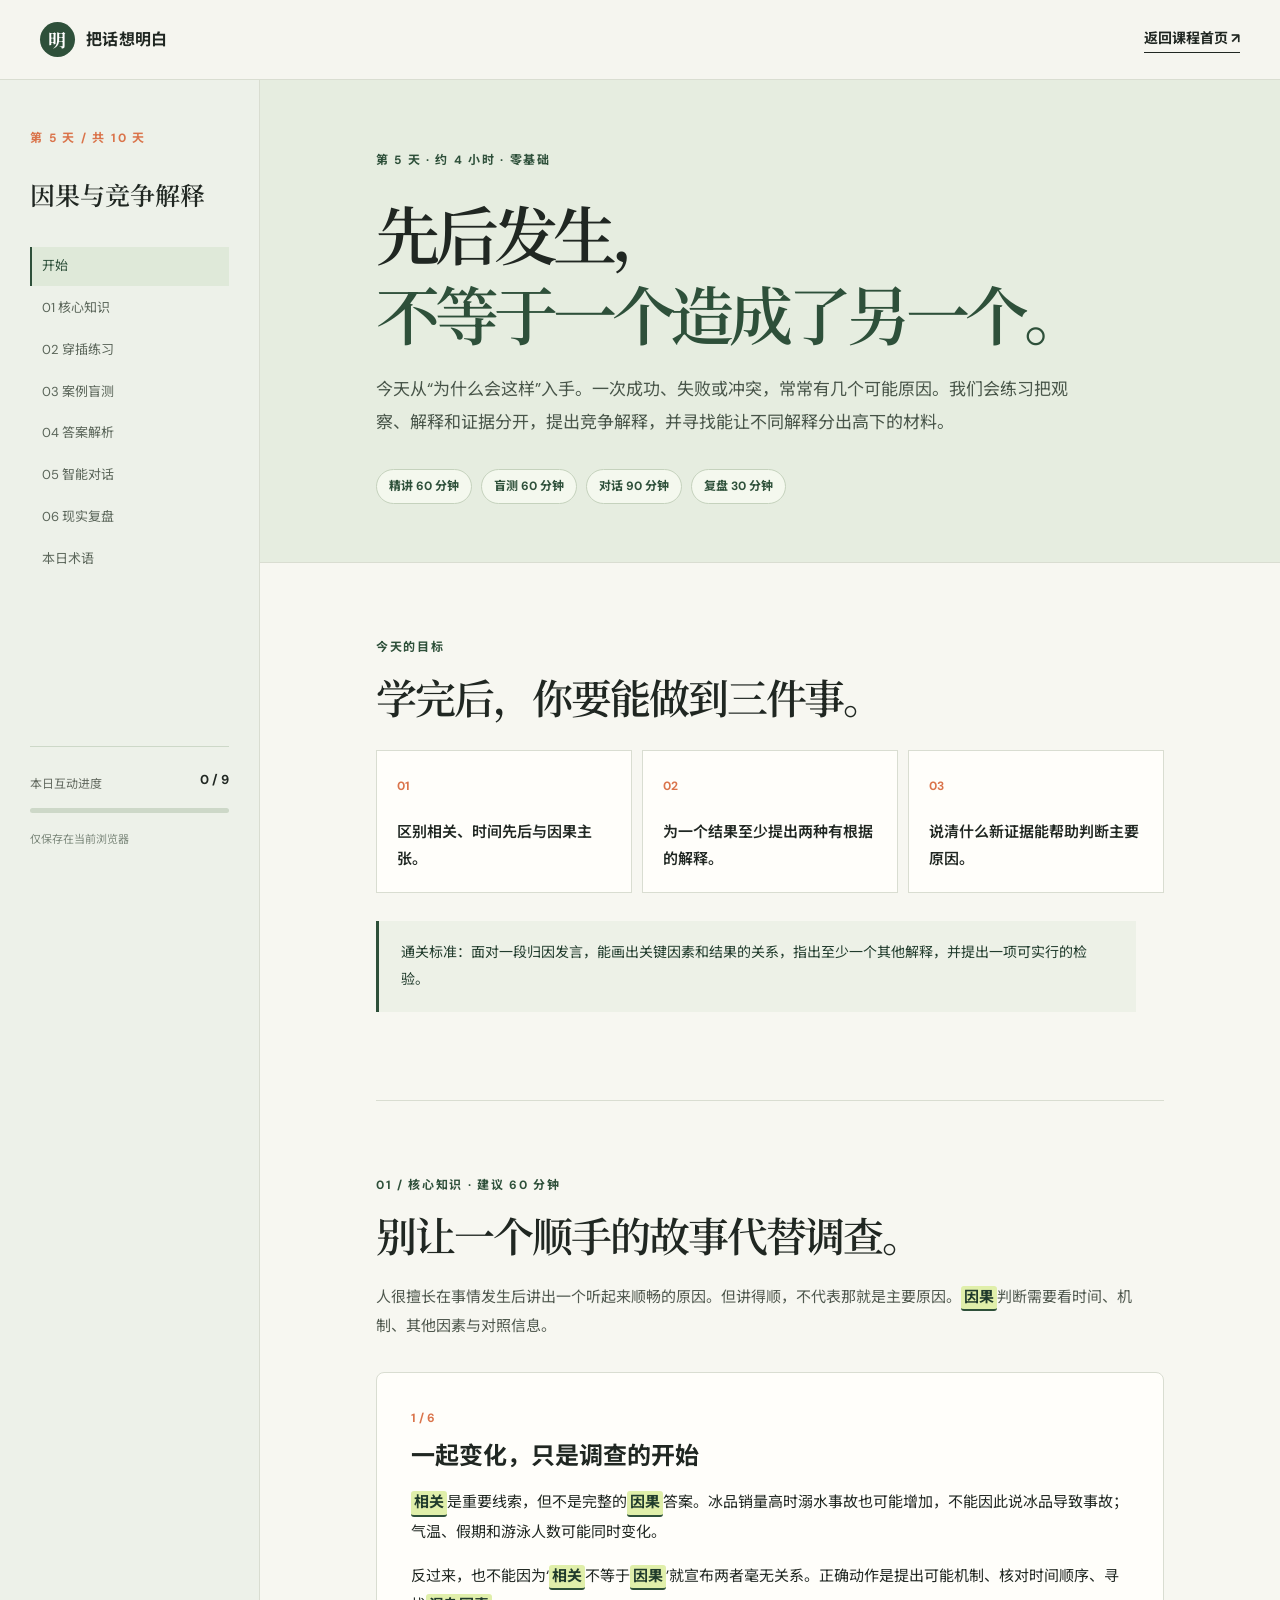
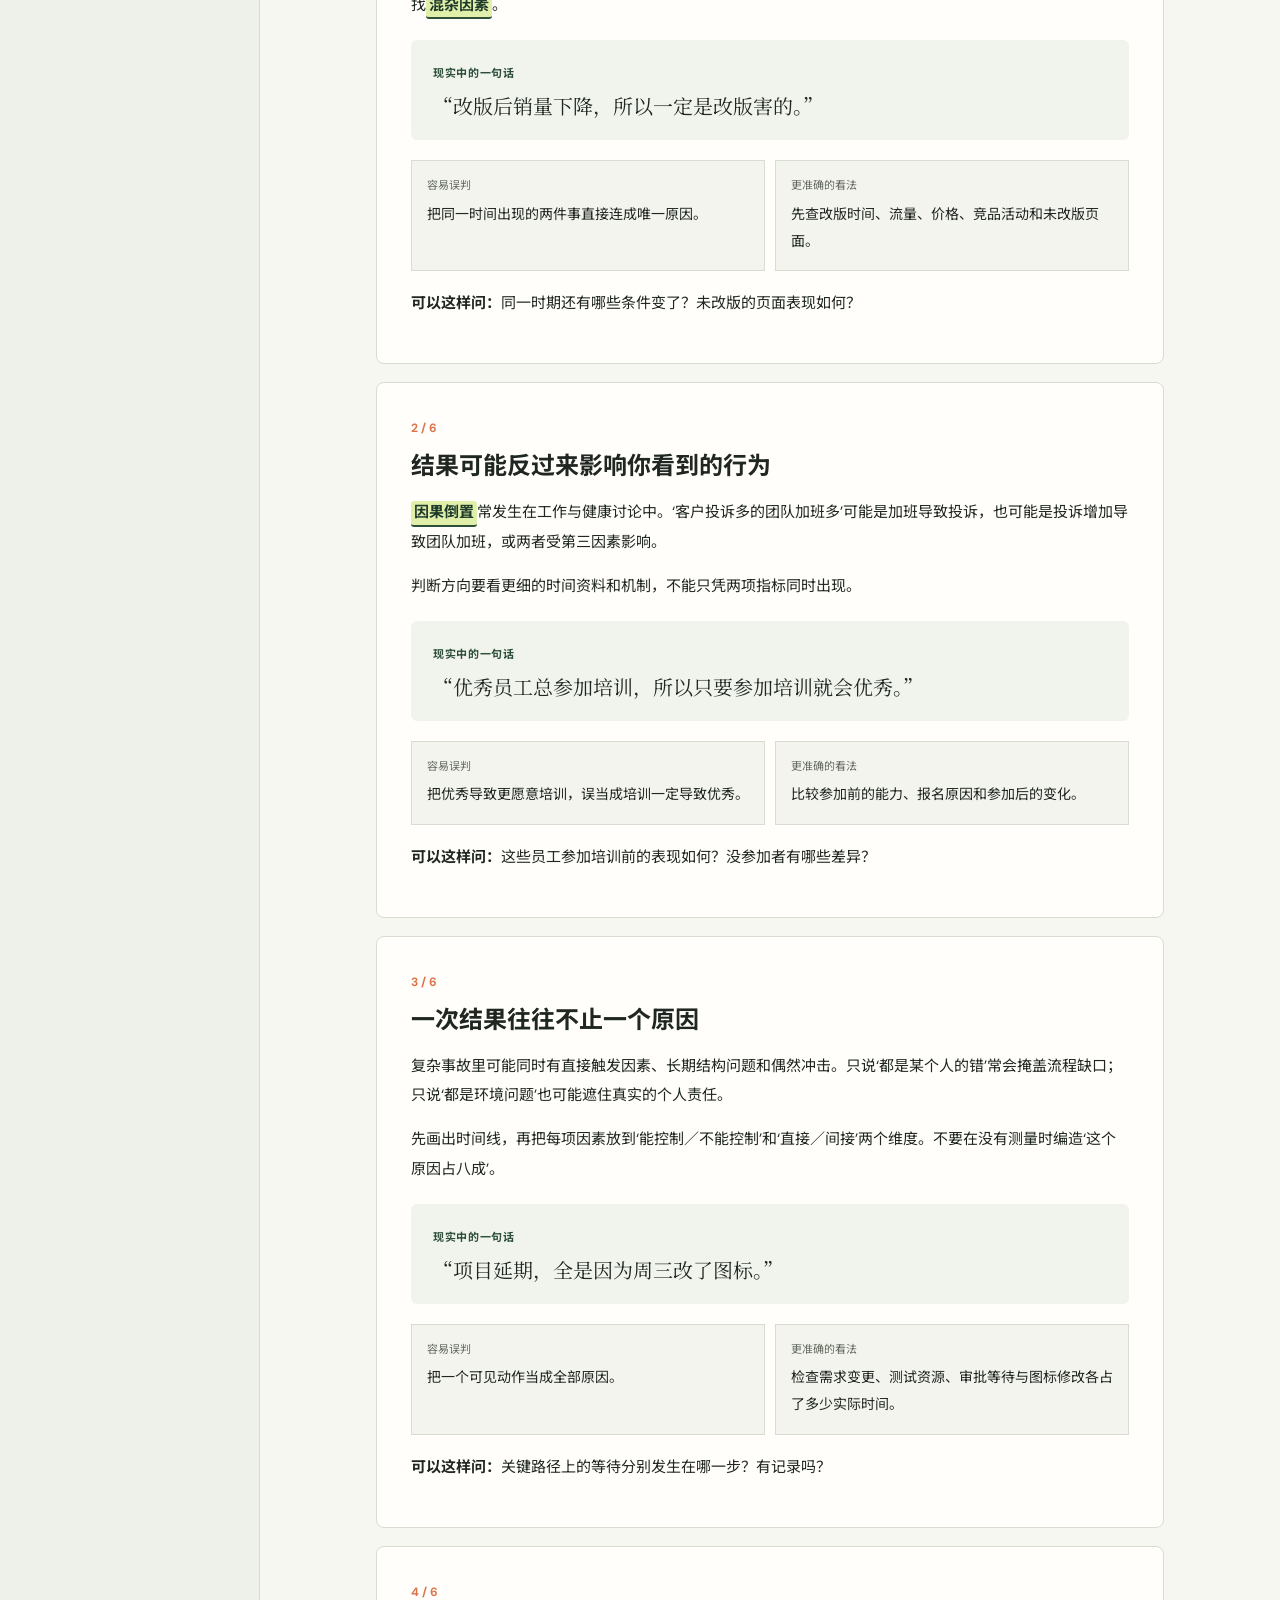
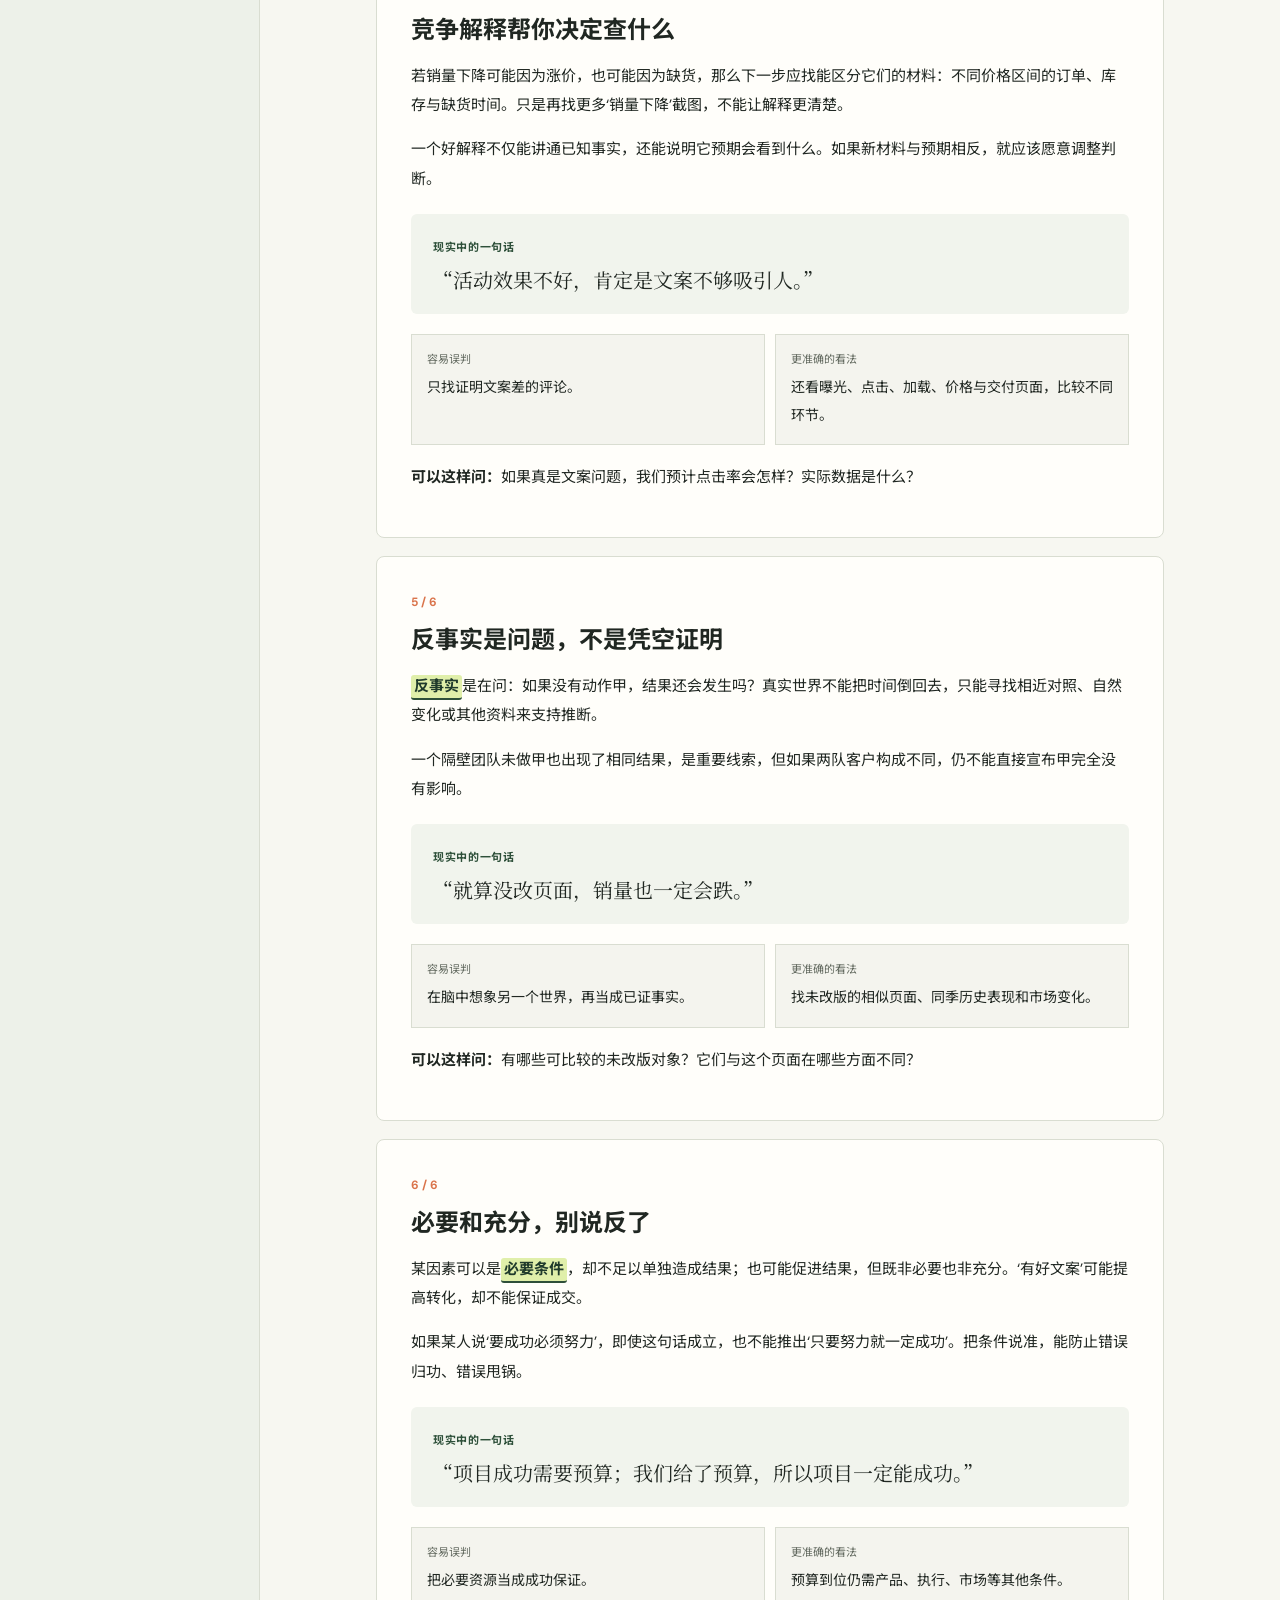
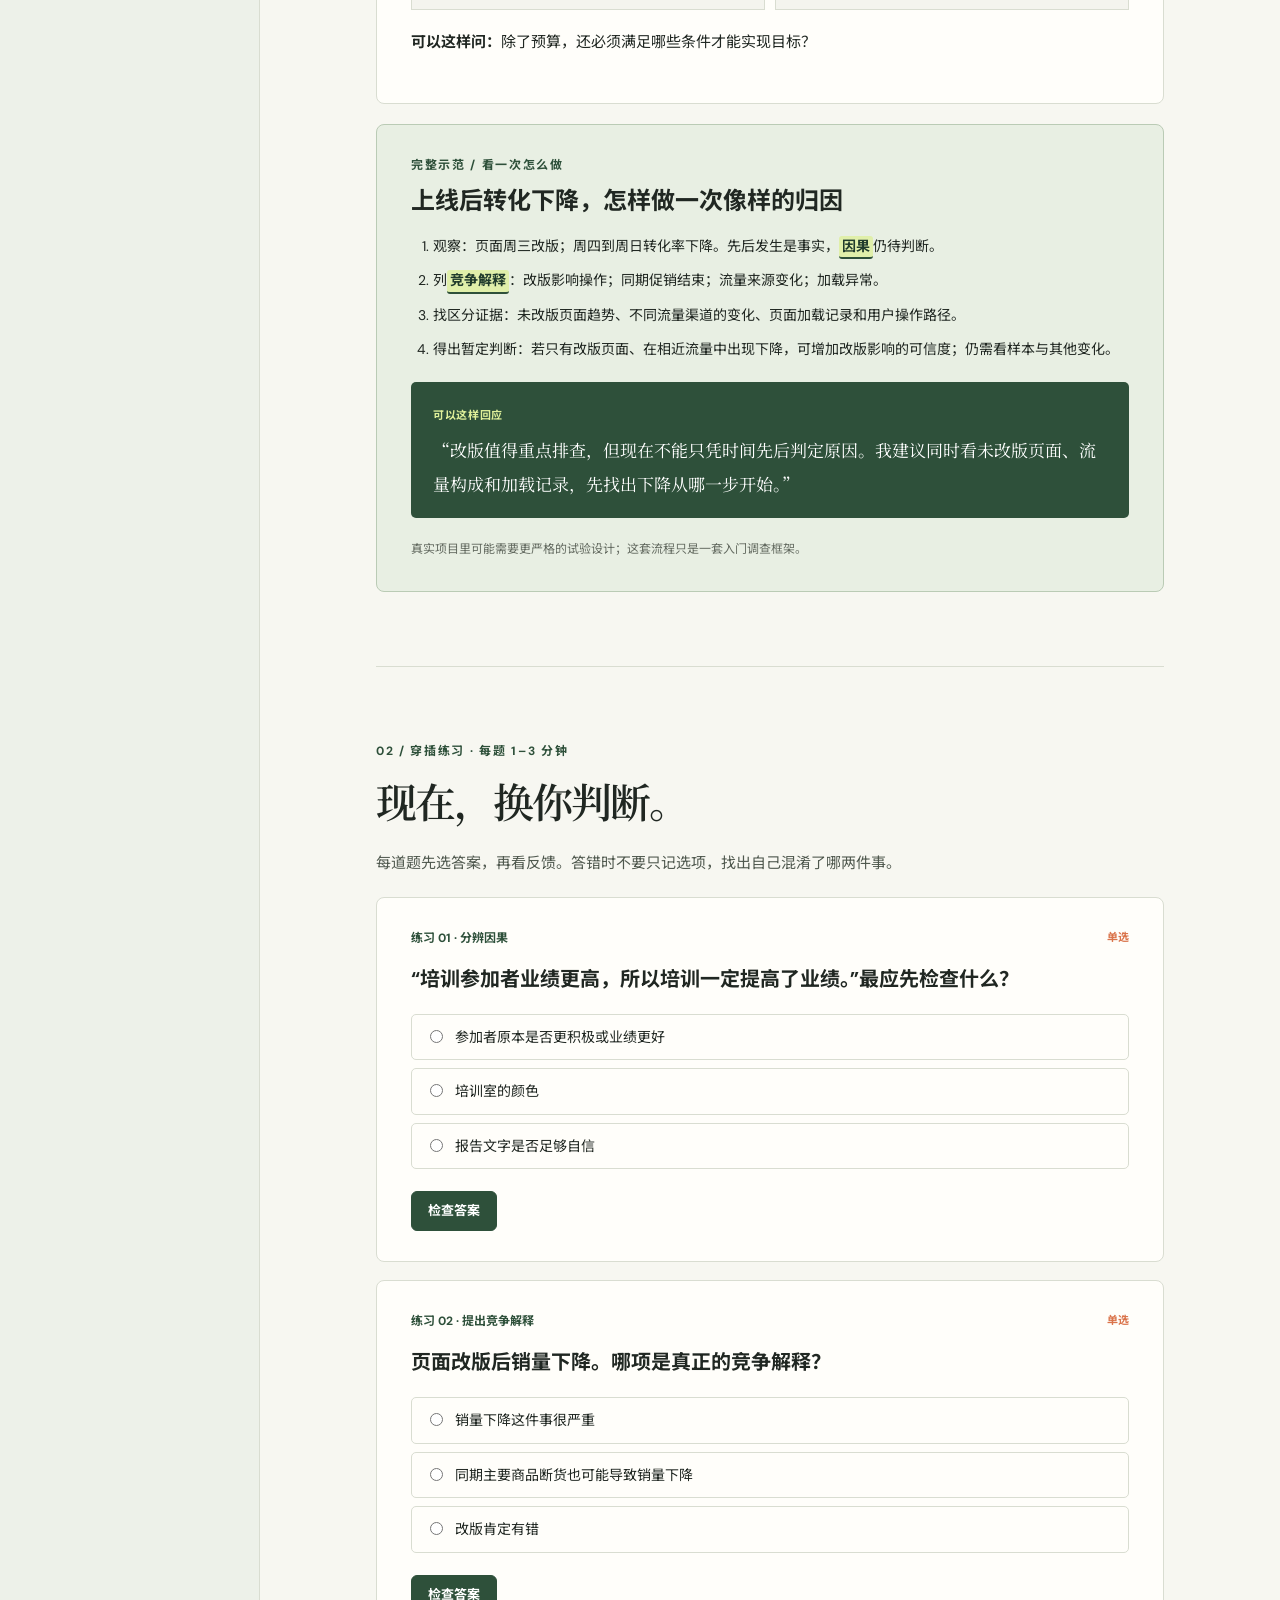
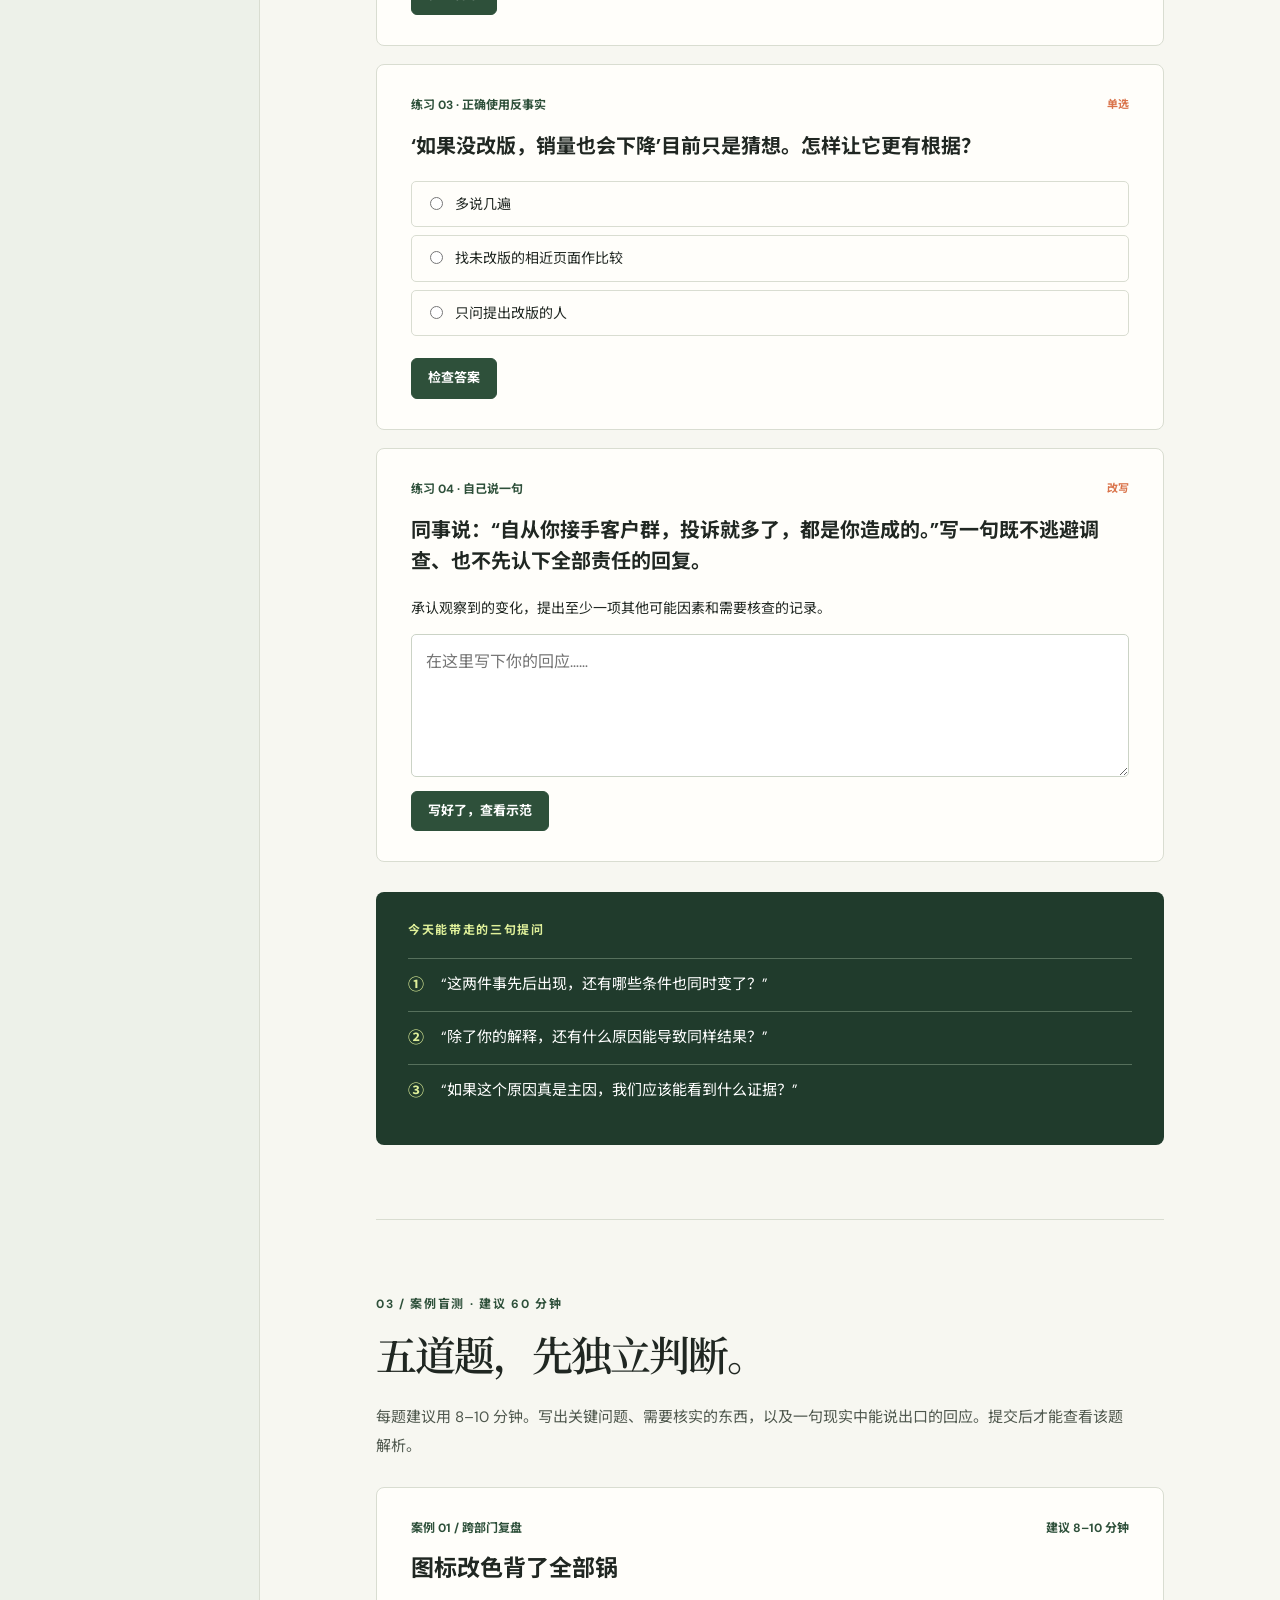
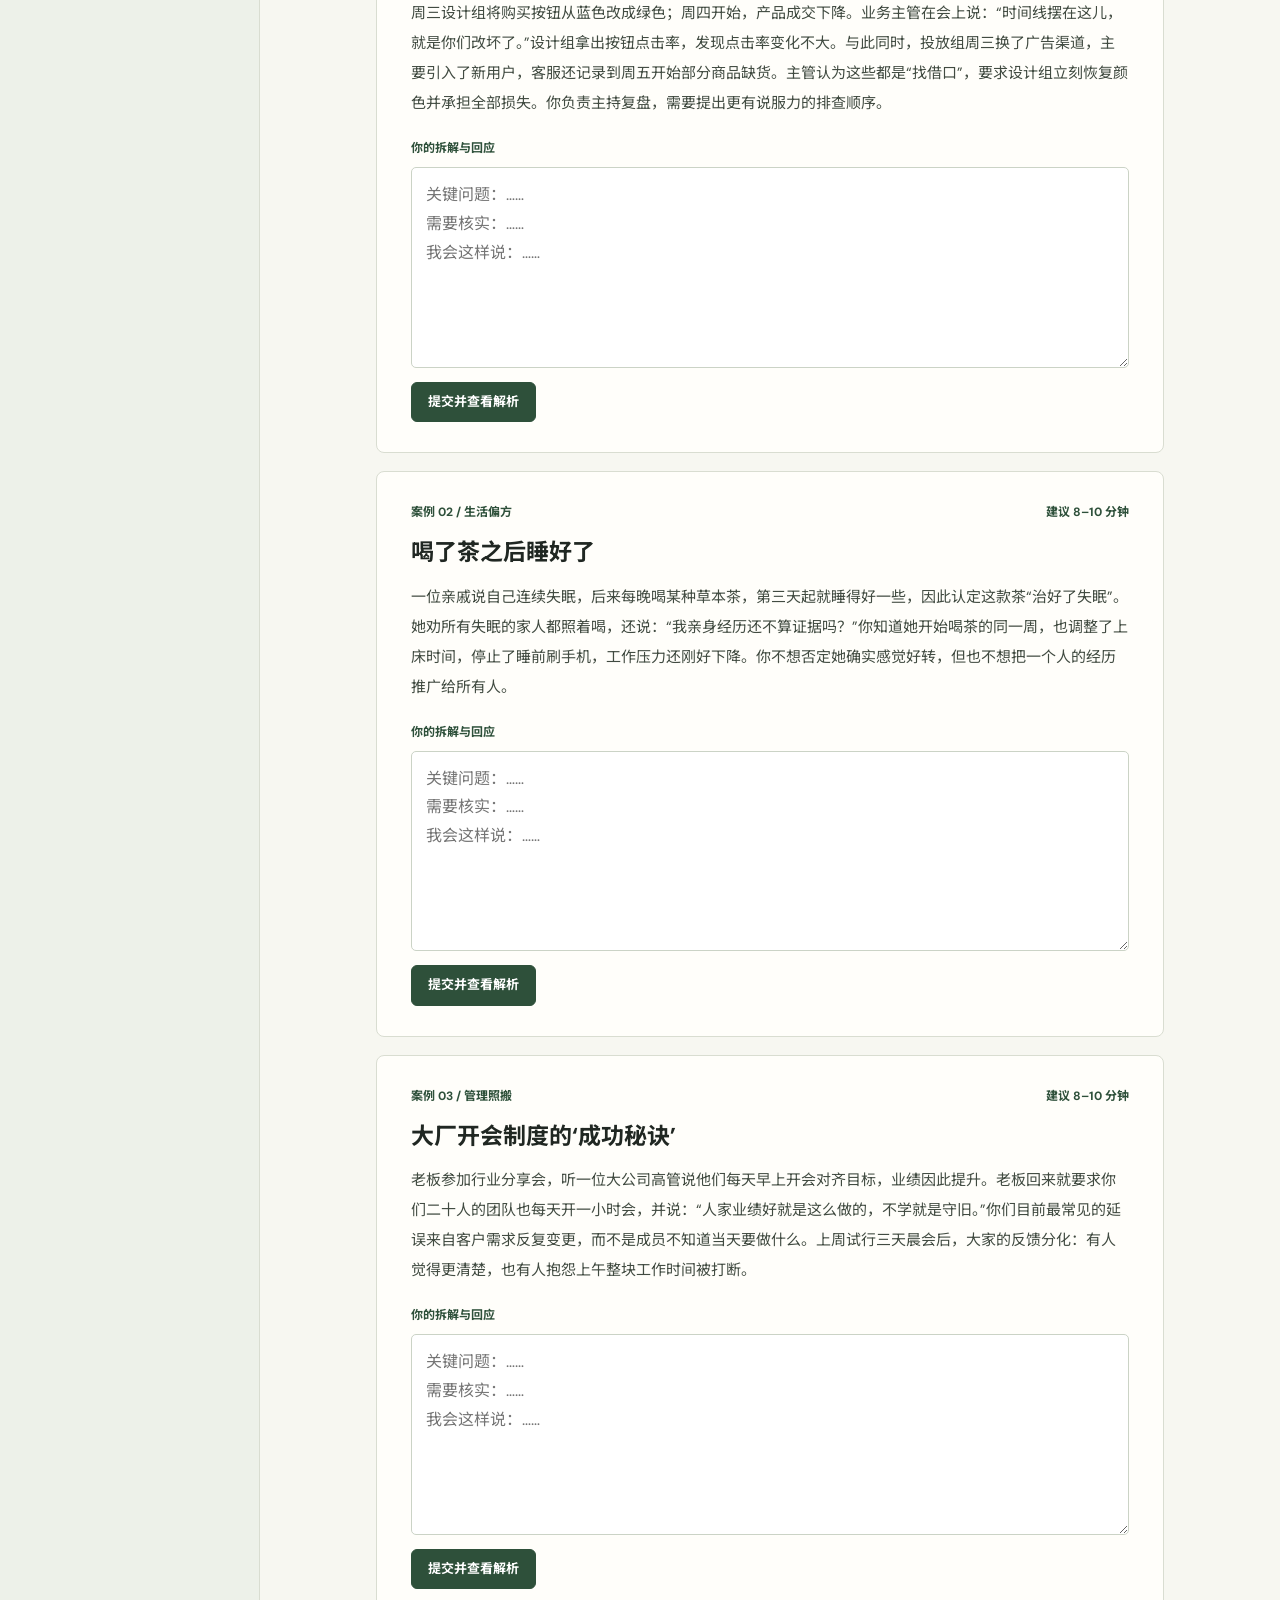
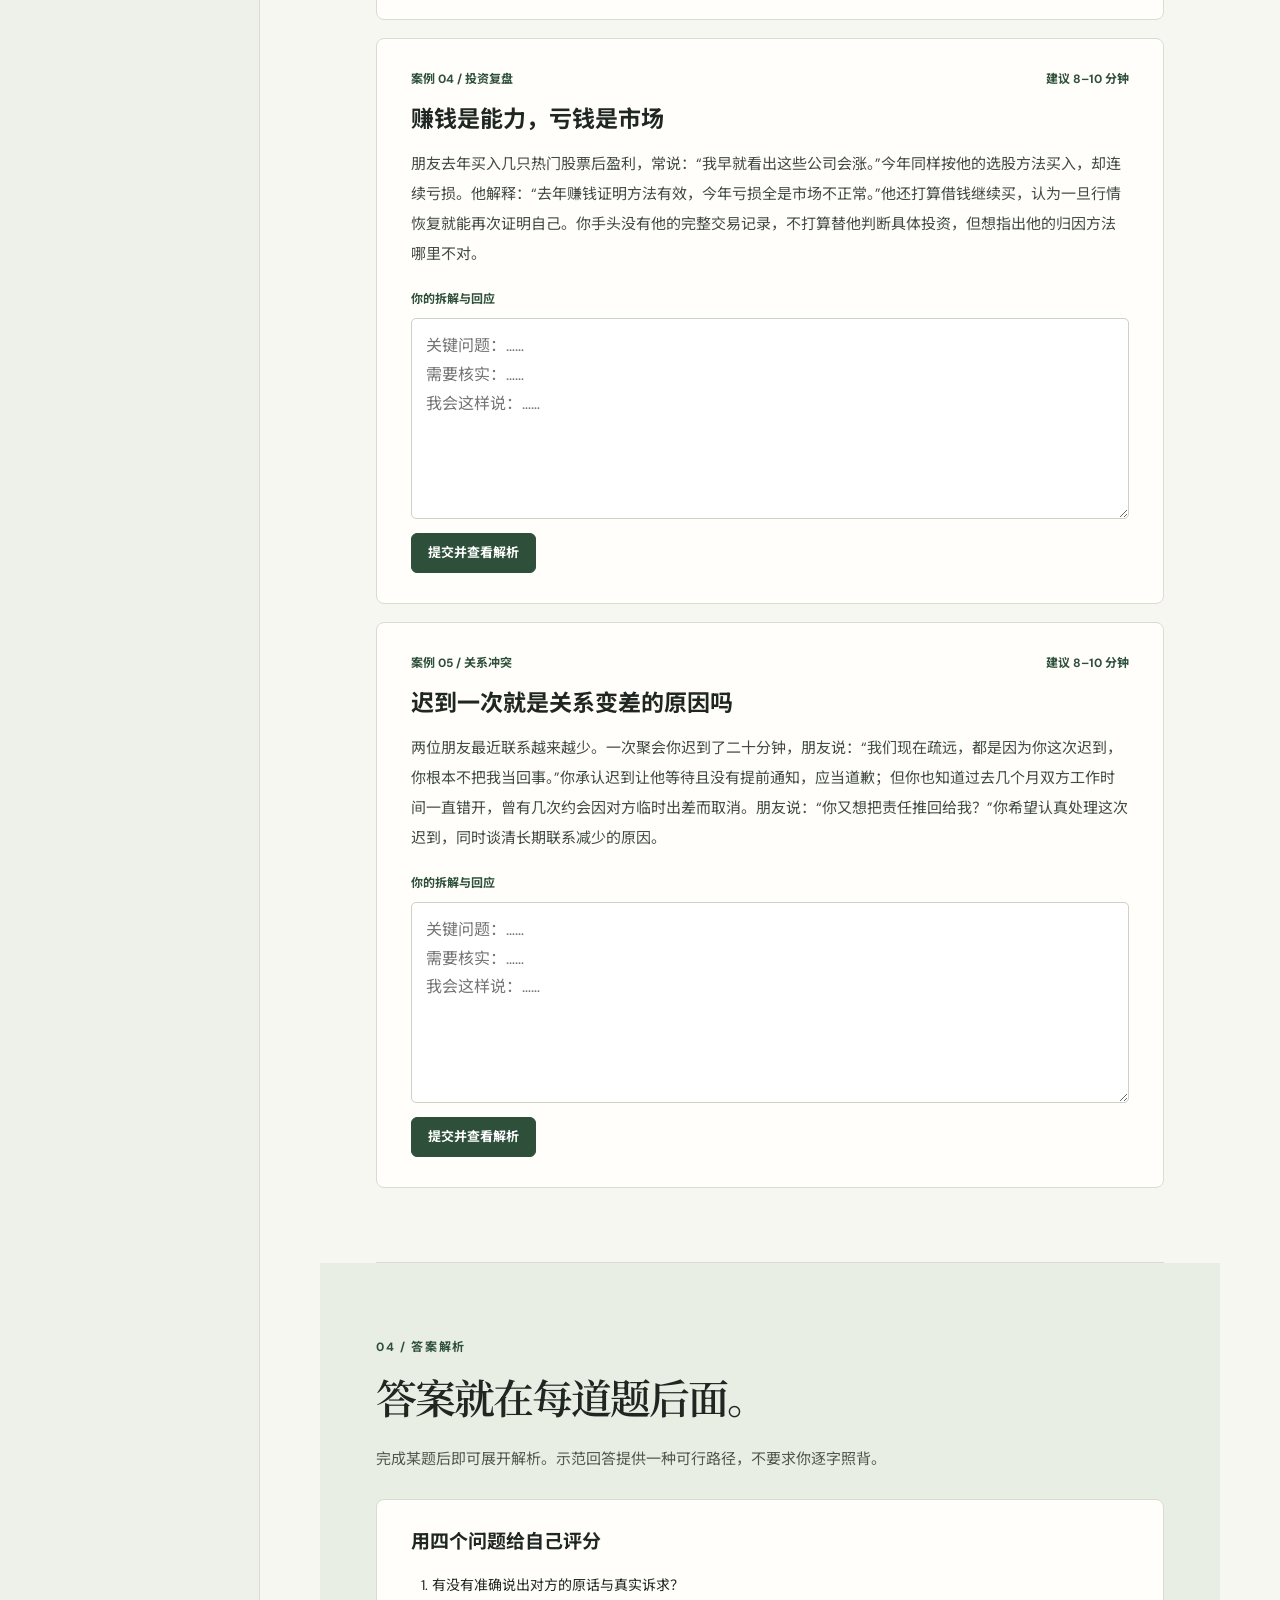
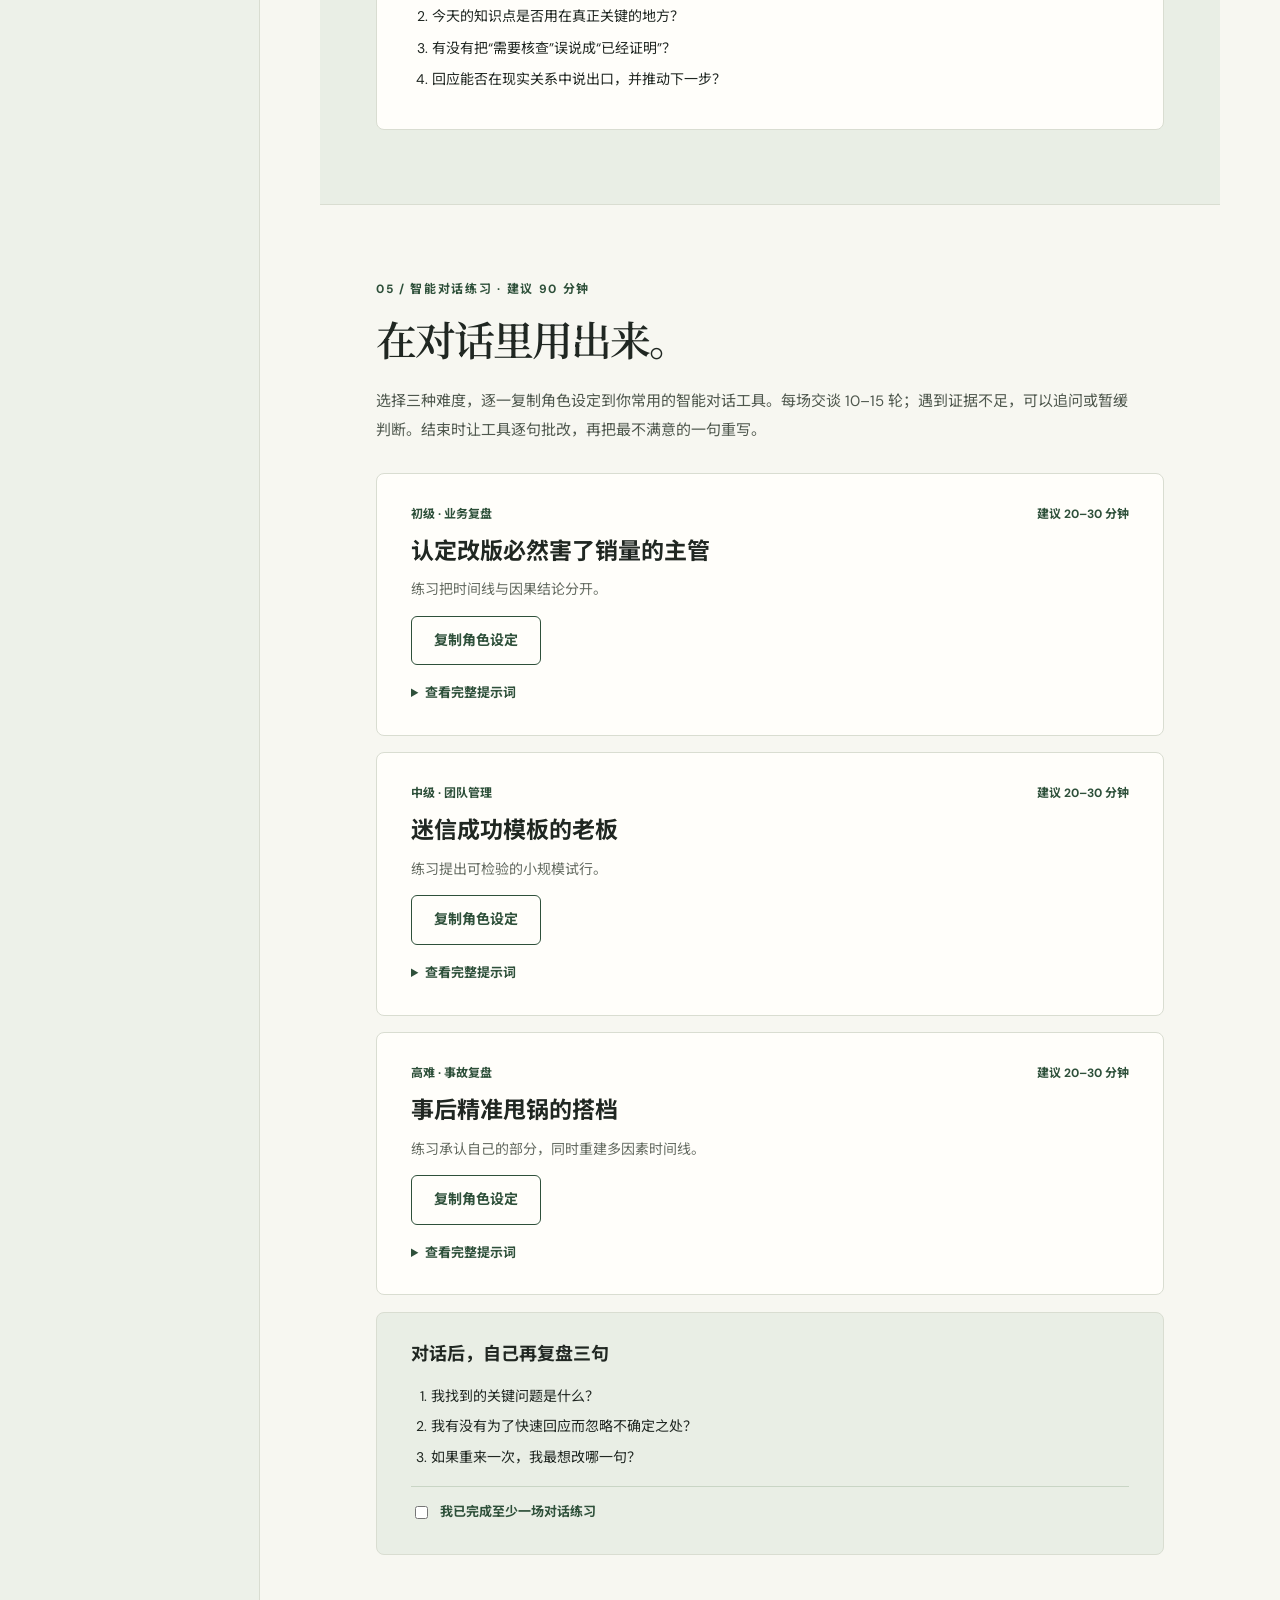
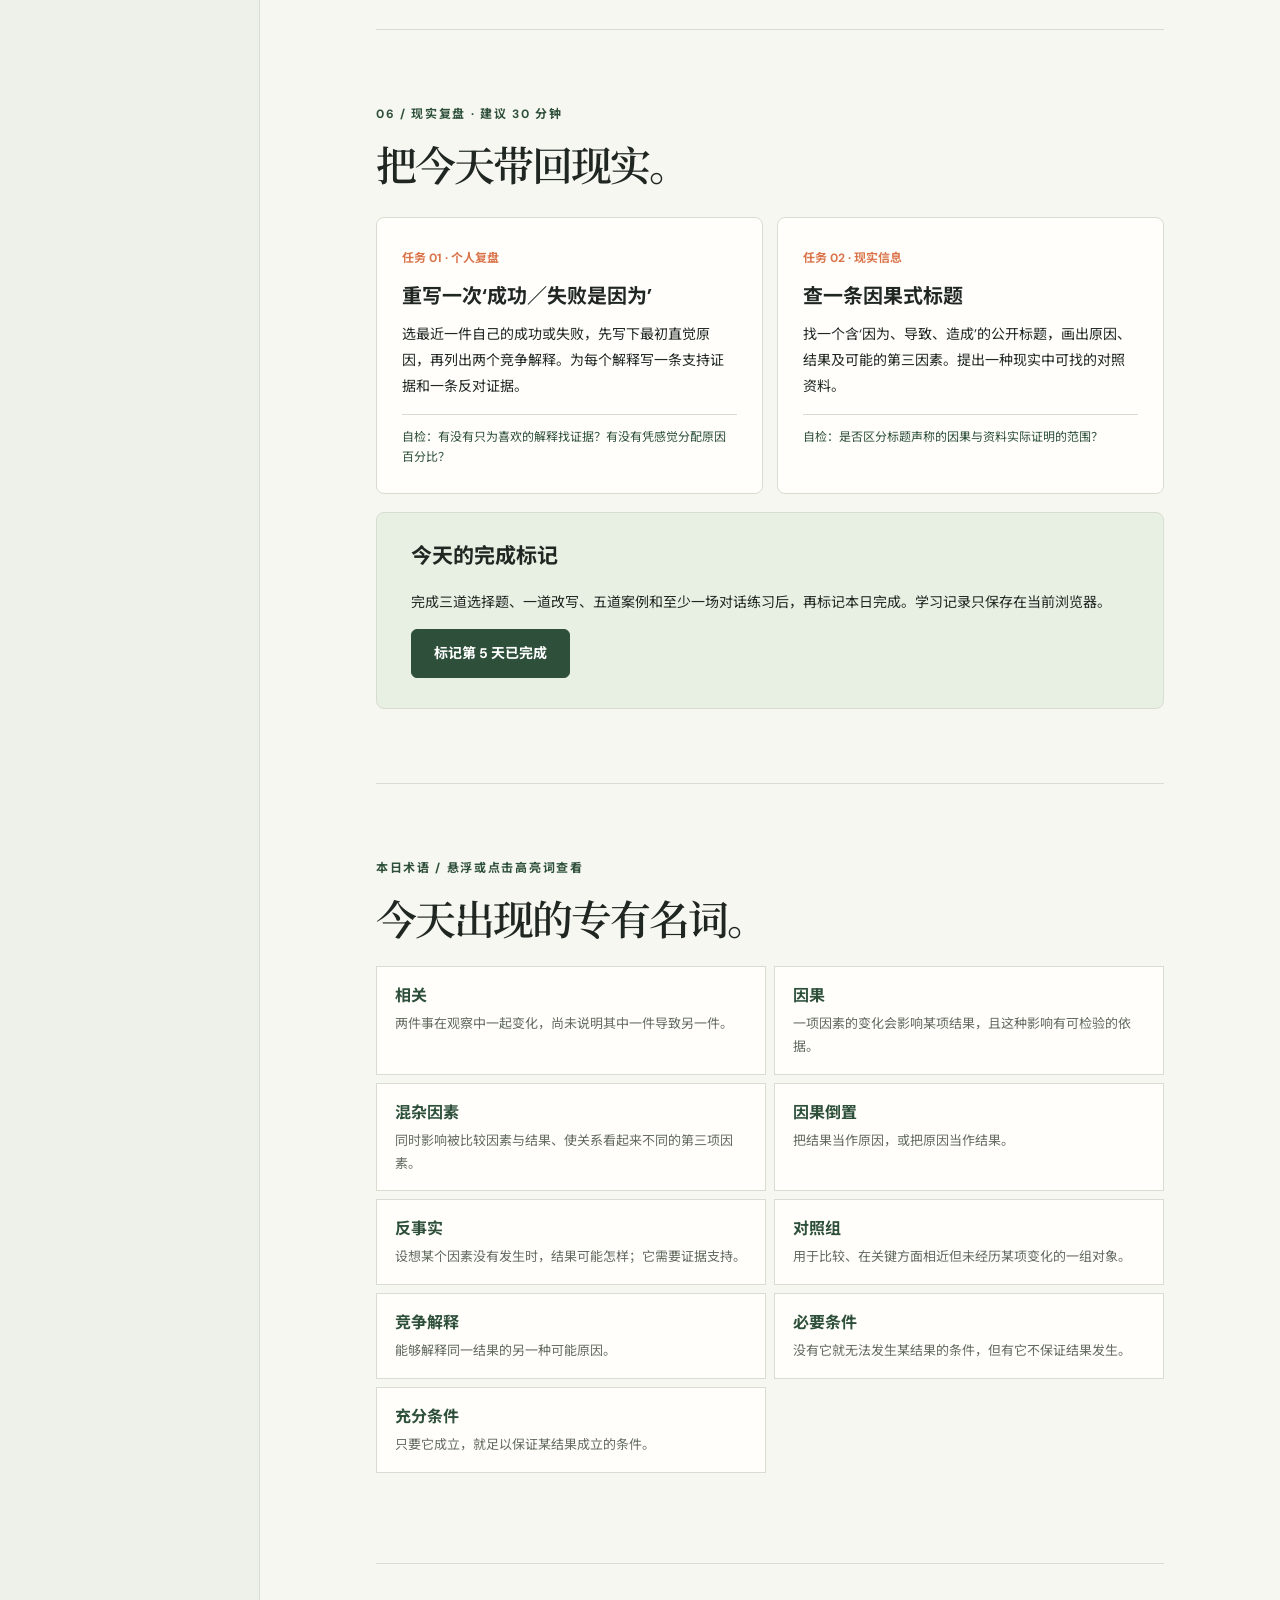
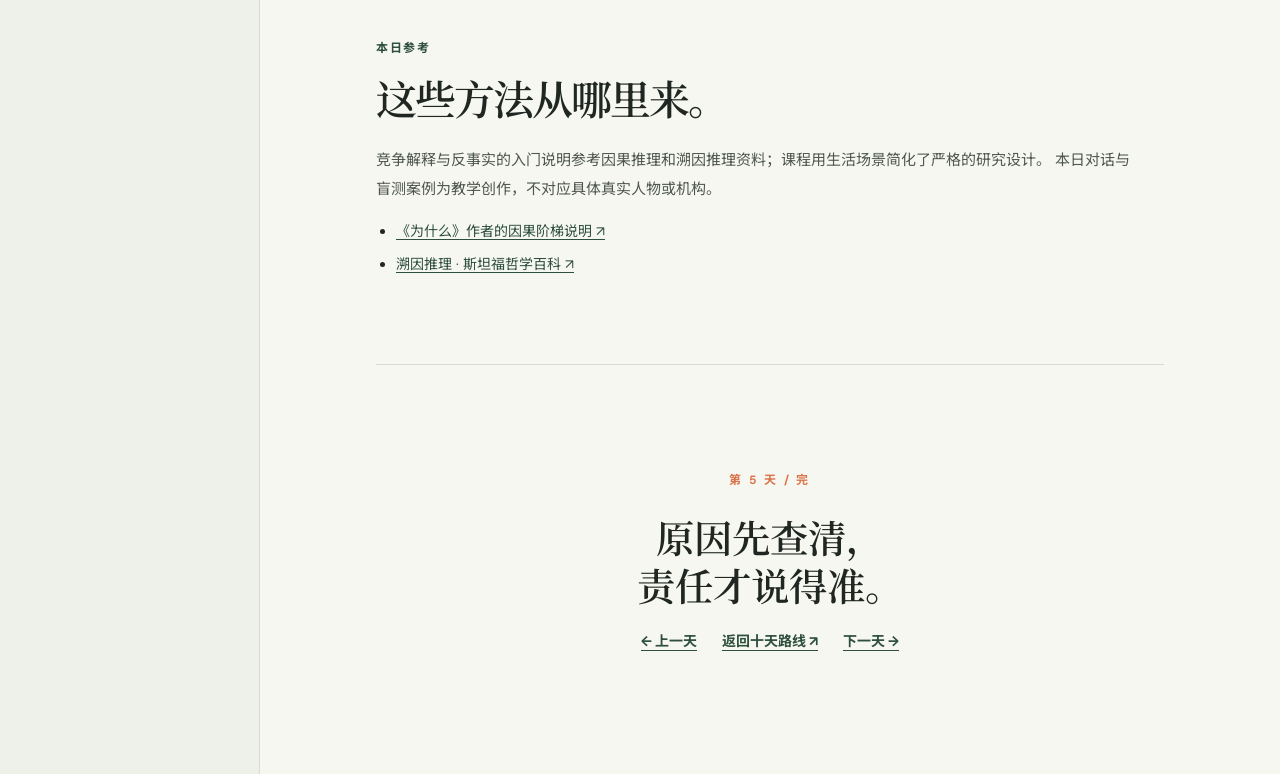
<file: day-05.html>
<!doctype html>
<html lang="zh-CN"><head><meta charset="utf-8"><meta name="viewport" content="width=device-width,initial-scale=1">
<meta name="description" content="第 5 天：因果与竞争解释。中文讲解、互动练习、五道盲测、智能对话与现实复盘。">
<title>第 5 天｜因果与竞争解释 · 把话想明白</title><link rel="stylesheet" href="styles.css">
<script>window.courseTerms={"相关": ["两件事在观察中一起变化，尚未说明其中一件导致另一件。", "例：雨伞销量与路面积水一起增加。"], "因果": ["一项因素的变化会影响某项结果，且这种影响有可检验的依据。", "例：降雨会使路面积水增加，但还要看排水等条件。"], "混杂因素": ["同时影响被比较因素与结果、使关系看起来不同的第三项因素。", "例：气温既影响冰品销量，也影响游泳人数。"], "因果倒置": ["把结果当作原因，或把原因当作结果。", "例：常去医院的人身体差，不等于去医院导致身体差。"], "反事实": ["设想某个因素没有发生时，结果可能怎样；它需要证据支持。", "例：没有改版的相近页面，转化是否也同时下降？"], "对照组": ["用于比较、在关键方面相近但未经历某项变化的一组对象。", "例：一个页面改版，另一个相近页面未改版。"], "竞争解释": ["能够解释同一结果的另一种可能原因。", "例：销量下降可能来自改价、缺货或季节变化。"], "必要条件": ["没有它就无法发生某结果的条件，但有它不保证结果发生。", "例：参加考试通常是获得该考试录取资格的必要条件。"], "充分条件": ["只要它成立，就足以保证某结果成立的条件。", "例：按某个已确定的规则满足全部录取条件，才可能构成充分条件。"]};</script><script defer src="script.js"></script></head>
<body class="lesson-page" data-day="05"><header class="site-header"><a class="brand" href="index.html"><span class="brand-mark">明</span><span>把话想明白</span></a><a class="header-link" href="index.html">返回课程首页 <span aria-hidden="true">↗</span></a></header>
<div class="lesson-layout"><aside class="lesson-aside" aria-label="本日目录"><div class="aside-inner"><p class="aside-label">第 5 天 / 共 10 天</p><h2>因果与竞争解释</h2><nav><a href="#start">开始</a><a href="#learn">01 核心知识</a><a href="#practice">02 穿插练习</a><a href="#blind-test">03 案例盲测</a><a href="#answers">04 答案解析</a><a href="#roleplay">05 智能对话</a><a href="#review">06 现实复盘</a><a href="#glossary">本日术语</a></nav><div class="aside-progress"><span>本日互动进度</span><strong id="progress-text">0 / 9</strong><div class="progress-track"><span id="progress-fill"></span></div><small>仅保存在当前浏览器</small></div></div></aside>
<main class="lesson-main"><section class="lesson-hero" id="start"><div class="lesson-hero-inner"><p class="eyebrow">第 5 天 · 约 4 小时 · 零基础</p><h1>先后发生，<br><em>不等于一个造成了另一个。</em></h1><p class="lesson-intro">今天从“为什么会这样”入手。一次成功、失败或冲突，常常有几个可能原因。我们会练习把观察、解释和证据分开，提出竞争解释，并寻找能让不同解释分出高下的材料。</p><div class="lesson-meta"><span>精讲 60 分钟</span><span>盲测 60 分钟</span><span>对话 90 分钟</span><span>复盘 30 分钟</span></div></div></section>
<div class="lesson-content"><section class="lesson-section opening"><span class="section-index">今天的目标</span><h2>学完后，你要能做到三件事。</h2><div class="goal-grid"><div><b>01</b><p>区别相关、时间先后与因果主张。</p></div><div><b>02</b><p>为一个结果至少提出两种有根据的解释。</p></div><div><b>03</b><p>说清什么新证据能帮助判断主要原因。</p></div></div><p class="note">通关标准：面对一段归因发言，能画出关键因素和结果的关系，指出至少一个其他解释，并提出一项可实行的检验。</p></section>
<section class="lesson-section" id="learn"><span class="section-index">01 / 核心知识 · 建议 60 分钟</span><h2>别让一个顺手的故事代替调查。</h2><p>人很擅长在事情发生后讲出一个听起来顺畅的原因。但讲得顺，不代表那就是主要原因。<button class="term" data-term="因果">因果</button>判断需要看时间、机制、其他因素与对照信息。</p><div class="concept-stack"><article class="concept-card"><span class="concept-num">1 / 6</span>
      <h3>一起变化，只是调查的开始</h3><p><button class="term" data-term="相关">相关</button>是重要线索，但不是完整的<button class="term" data-term="因果">因果</button>答案。冰品销量高时溺水事故也可能增加，不能因此说冰品导致事故；气温、假期和游泳人数可能同时变化。</p><p>反过来，也不能因为‘<button class="term" data-term="相关">相关</button>不等于<button class="term" data-term="因果">因果</button>’就宣布两者毫无关系。正确动作是提出可能机制、核对时间顺序、寻找<button class="term" data-term="混杂因素">混杂因素</button>。</p>
      <div class="dialogue"><span>现实中的一句话</span><p>“改版后销量下降，所以一定是改版害的。”</p></div>
      <div class="comparison"><div><small>容易误判</small><p>把同一时间出现的两件事直接连成唯一原因。</p></div><div><small>更准确的看法</small><p>先查改版时间、流量、价格、竞品活动和未改版页面。</p></div></div>
      <p><strong>可以这样问：</strong>同一时期还有哪些条件变了？未改版的页面表现如何？</p></article><article class="concept-card"><span class="concept-num">2 / 6</span>
      <h3>结果可能反过来影响你看到的行为</h3><p><button class="term" data-term="因果倒置">因果倒置</button>常发生在工作与健康讨论中。‘客户投诉多的团队加班多’可能是加班导致投诉，也可能是投诉增加导致团队加班，或两者受第三因素影响。</p><p>判断方向要看更细的时间资料和机制，不能只凭两项指标同时出现。</p>
      <div class="dialogue"><span>现实中的一句话</span><p>“优秀员工总参加培训，所以只要参加培训就会优秀。”</p></div>
      <div class="comparison"><div><small>容易误判</small><p>把优秀导致更愿意培训，误当成培训一定导致优秀。</p></div><div><small>更准确的看法</small><p>比较参加前的能力、报名原因和参加后的变化。</p></div></div>
      <p><strong>可以这样问：</strong>这些员工参加培训前的表现如何？没参加者有哪些差异？</p></article><article class="concept-card"><span class="concept-num">3 / 6</span>
      <h3>一次结果往往不止一个原因</h3><p>复杂事故里可能同时有直接触发因素、长期结构问题和偶然冲击。只说‘都是某个人的错’常会掩盖流程缺口；只说‘都是环境问题’也可能遮住真实的个人责任。</p><p>先画出时间线，再把每项因素放到‘能控制／不能控制’和‘直接／间接’两个维度。不要在没有测量时编造‘这个原因占八成’。</p>
      <div class="dialogue"><span>现实中的一句话</span><p>“项目延期，全是因为周三改了图标。”</p></div>
      <div class="comparison"><div><small>容易误判</small><p>把一个可见动作当成全部原因。</p></div><div><small>更准确的看法</small><p>检查需求变更、测试资源、审批等待与图标修改各占了多少实际时间。</p></div></div>
      <p><strong>可以这样问：</strong>关键路径上的等待分别发生在哪一步？有记录吗？</p></article><article class="concept-card"><span class="concept-num">4 / 6</span>
      <h3>竞争解释帮你决定查什么</h3><p>若销量下降可能因为涨价，也可能因为缺货，那么下一步应找能区分它们的材料：不同价格区间的订单、库存与缺货时间。只是再找更多‘销量下降’截图，不能让解释更清楚。</p><p>一个好解释不仅能讲通已知事实，还能说明它预期会看到什么。如果新材料与预期相反，就应该愿意调整判断。</p>
      <div class="dialogue"><span>现实中的一句话</span><p>“活动效果不好，肯定是文案不够吸引人。”</p></div>
      <div class="comparison"><div><small>容易误判</small><p>只找证明文案差的评论。</p></div><div><small>更准确的看法</small><p>还看曝光、点击、加载、价格与交付页面，比较不同环节。</p></div></div>
      <p><strong>可以这样问：</strong>如果真是文案问题，我们预计点击率会怎样？实际数据是什么？</p></article><article class="concept-card"><span class="concept-num">5 / 6</span>
      <h3>反事实是问题，不是凭空证明</h3><p><button class="term" data-term="反事实">反事实</button>是在问：如果没有动作甲，结果还会发生吗？真实世界不能把时间倒回去，只能寻找相近对照、自然变化或其他资料来支持推断。</p><p>一个隔壁团队未做甲也出现了相同结果，是重要线索，但如果两队客户构成不同，仍不能直接宣布甲完全没有影响。</p>
      <div class="dialogue"><span>现实中的一句话</span><p>“就算没改页面，销量也一定会跌。”</p></div>
      <div class="comparison"><div><small>容易误判</small><p>在脑中想象另一个世界，再当成已证事实。</p></div><div><small>更准确的看法</small><p>找未改版的相似页面、同季历史表现和市场变化。</p></div></div>
      <p><strong>可以这样问：</strong>有哪些可比较的未改版对象？它们与这个页面在哪些方面不同？</p></article><article class="concept-card"><span class="concept-num">6 / 6</span>
      <h3>必要和充分，别说反了</h3><p>某因素可以是<button class="term" data-term="必要条件">必要条件</button>，却不足以单独造成结果；也可能促进结果，但既非必要也非充分。‘有好文案’可能提高转化，却不能保证成交。</p><p>如果某人说‘要成功必须努力’，即使这句话成立，也不能推出‘只要努力就一定成功’。把条件说准，能防止错误归功、错误甩锅。</p>
      <div class="dialogue"><span>现实中的一句话</span><p>“项目成功需要预算；我们给了预算，所以项目一定能成功。”</p></div>
      <div class="comparison"><div><small>容易误判</small><p>把必要资源当成成功保证。</p></div><div><small>更准确的看法</small><p>预算到位仍需产品、执行、市场等其他条件。</p></div></div>
      <p><strong>可以这样问：</strong>除了预算，还必须满足哪些条件才能实现目标？</p></article></div><div class="worked-example"><span class="section-index">完整示范 / 看一次怎么做</span><h3>上线后转化下降，怎样做一次像样的归因</h3><ol><li>观察：页面周三改版；周四到周日转化率下降。先后发生是事实，<button class="term" data-term="因果">因果</button>仍待判断。</li><li>列<button class="term" data-term="竞争解释">竞争解释</button>：改版影响操作；同期促销结束；流量来源变化；加载异常。</li><li>找区分证据：未改版页面趋势、不同流量渠道的变化、页面加载记录和用户操作路径。</li><li>得出暂定判断：若只有改版页面、在相近流量中出现下降，可增加改版影响的可信度；仍需看样本与其他变化。</li></ol><div class="response-box"><span>可以这样回应</span><p>“改版值得重点排查，但现在不能只凭时间先后判定原因。我建议同时看未改版页面、流量构成和加载记录，先找出下降从哪一步开始。”</p></div><p class="fine-print">真实项目里可能需要更严格的试验设计；这套流程只是一套入门调查框架。</p></div></section>
<section class="lesson-section" id="practice"><span class="section-index">02 / 穿插练习 · 每题 1–3 分钟</span><h2>现在，换你判断。</h2><p>每道题先选答案，再看反馈。答错时不要只记选项，找出自己混淆了哪两件事。</p><div class="quiz" data-quiz="q1" data-answer="a"><div class="quiz-head"><span>练习 01 · 分辨因果</span><strong>单选</strong></div>
      <h3>“培训参加者业绩更高，所以培训一定提高了业绩。”最应先检查什么？</h3><label><input type="radio" name="q1" value="a"> 参加者原本是否更积极或业绩更好</label><label><input type="radio" name="q1" value="b"> 培训室的颜色</label><label><input type="radio" name="q1" value="c"> 报告文字是否足够自信</label><button class="button small quiz-submit" type="button">检查答案</button>
      <div class="quiz-feedback" aria-live="polite" data-correct="对。参加培训的人可能原本就不同，直接比较两组会混入其他因素。" data-wrong="先看参加者与未参加者在培训前是否已经不同。"></div></div><div class="quiz" data-quiz="q2" data-answer="b"><div class="quiz-head"><span>练习 02 · 提出竞争解释</span><strong>单选</strong></div>
      <h3>页面改版后销量下降。哪项是真正的竞争解释？</h3><label><input type="radio" name="q2" value="a"> 销量下降这件事很严重</label><label><input type="radio" name="q2" value="b"> 同期主要商品断货也可能导致销量下降</label><label><input type="radio" name="q2" value="c"> 改版肯定有错</label><button class="button small quiz-submit" type="button">检查答案</button>
      <div class="quiz-feedback" aria-live="polite" data-correct="对。它提供了另一个可能导致相同结果的因素，可以进一步核查。" data-wrong="竞争解释要能说明‘结果可能由什么别的因素造成’。"></div></div><div class="quiz" data-quiz="q3" data-answer="b"><div class="quiz-head"><span>练习 03 · 正确使用反事实</span><strong>单选</strong></div>
      <h3>‘如果没改版，销量也会下降’目前只是猜想。怎样让它更有根据？</h3><label><input type="radio" name="q3" value="a"> 多说几遍</label><label><input type="radio" name="q3" value="b"> 找未改版的相近页面作比较</label><label><input type="radio" name="q3" value="c"> 只问提出改版的人</label><button class="button small quiz-submit" type="button">检查答案</button>
      <div class="quiz-feedback" aria-live="polite" data-correct="对。对照资料可以支持或削弱反事实推断，但仍要看两组是否可比。" data-wrong="反事实需要现实中可比较的线索，而不是更强的语气。"></div></div><div class="short-task" data-task="rewrite"><div class="quiz-head"><span>练习 04 · 自己说一句</span><strong>改写</strong></div><h3>同事说：“自从你接手客户群，投诉就多了，都是你造成的。”写一句既不逃避调查、也不先认下全部责任的回复。</h3><p>承认观察到的变化，提出至少一项其他可能因素和需要核查的记录。</p><textarea rows="4" placeholder="在这里写下你的回应……" aria-label="写下你的回应"></textarea><button class="button small task-reveal" type="button">写好了，查看示范</button><div class="task-feedback" hidden><strong>一种回应</strong><p>“投诉确实在我接手后增加了，值得排查。我们先看投诉类型、客户数量和同期产品变化，再确认哪些环节与我的处理有关。”</p><p>自检：是否把先后顺序当作线索而非结论？是否愿意检查自己的部分？</p></div></div><div class="quick-reference"><span class="section-index">今天能带走的三句提问</span><div><b>①</b><p>“这两件事先后出现，还有哪些条件也同时变了？”</p></div><div><b>②</b><p>“除了你的解释，还有什么原因能导致同样结果？”</p></div><div><b>③</b><p>“如果这个原因真是主因，我们应该能看到什么证据？”</p></div></div></section>
<section class="lesson-section" id="blind-test"><span class="section-index">03 / 案例盲测 · 建议 60 分钟</span><h2>五道题，先独立判断。</h2><p>每题建议用 8–10 分钟。写出关键问题、需要核实的东西，以及一句现实中能说出口的回应。提交后才能查看该题解析。</p><div class="case-list"><article class="case" data-case="1"><div class="case-top"><span>案例 01 / 跨部门复盘</span><span>建议 8–10 分钟</span></div>
      <h3>图标改色背了全部锅</h3><p>周三设计组将购买按钮从蓝色改成绿色；周四开始，产品成交下降。业务主管在会上说：“时间线摆在这儿，就是你们改坏了。”设计组拿出按钮点击率，发现点击率变化不大。与此同时，投放组周三换了广告渠道，主要引入了新用户，客服还记录到周五开始部分商品缺货。主管认为这些都是“找借口”，要求设计组立刻恢复颜色并承担全部损失。你负责主持复盘，需要提出更有说服力的排查顺序。</p><label for="case-1-answer">你的拆解与回应</label>
      <textarea id="case-1-answer" rows="6" placeholder="关键问题：……&#10;需要核实：……&#10;我会这样说：……"></textarea>
      <button class="button small case-reveal" type="button">提交并查看解析</button>
      <div class="case-answer" hidden><strong>拆解参考</strong><p><b>关键问题：</b>改色与下降先后发生，但点击率稳定使‘按钮颜色直接导致成交下降’的解释需要更多证据；渠道与缺货都是竞争解释。</p><p><b>回应示范：</b>“我们先按漏斗看下降发生在点击、下单还是支付，再按流量渠道和库存状态拆分。颜色可以做可逆测试，但目前不宜只凭时间线归定全部责任。”</p><p class="answer-note">按钮点击率稳定也不能完全排除颜色的其他影响，只是改变了调查重点。</p></div></article><article class="case" data-case="2"><div class="case-top"><span>案例 02 / 生活偏方</span><span>建议 8–10 分钟</span></div>
      <h3>喝了茶之后睡好了</h3><p>一位亲戚说自己连续失眠，后来每晚喝某种草本茶，第三天起就睡得好一些，因此认定这款茶“治好了失眠”。她劝所有失眠的家人都照着喝，还说：“我亲身经历还不算证据吗？”你知道她开始喝茶的同一周，也调整了上床时间，停止了睡前刷手机，工作压力还刚好下降。你不想否定她确实感觉好转，但也不想把一个人的经历推广给所有人。</p><label for="case-2-answer">你的拆解与回应</label>
      <textarea id="case-2-answer" rows="6" placeholder="关键问题：……&#10;需要核实：……&#10;我会这样说：……"></textarea>
      <button class="button small case-reveal" type="button">提交并查看解析</button>
      <div class="case-answer" hidden><strong>拆解参考</strong><p><b>关键问题：</b>好转的亲身经历是观察，不足以区分茶、睡眠习惯、压力变化或自然波动的作用，更不能推出对所有人有效。</p><p><b>回应示范：</b>“你睡得好些当然是好消息。但那周还同时改了作息、减少刷手机，暂时不能确定是哪一项起了作用，也不能直接说每个人都适合。”</p><p class="answer-note">课程不评价具体草本产品的医学功效。</p></div></article><article class="case" data-case="3"><div class="case-top"><span>案例 03 / 管理照搬</span><span>建议 8–10 分钟</span></div>
      <h3>大厂开会制度的‘成功秘诀’</h3><p>老板参加行业分享会，听一位大公司高管说他们每天早上开会对齐目标，业绩因此提升。老板回来就要求你们二十人的团队也每天开一小时会，并说：“人家业绩好就是这么做的，不学就是守旧。”你们目前最常见的延误来自客户需求反复变更，而不是成员不知道当天要做什么。上周试行三天晨会后，大家的反馈分化：有人觉得更清楚，也有人抱怨上午整块工作时间被打断。</p><label for="case-3-answer">你的拆解与回应</label>
      <textarea id="case-3-answer" rows="6" placeholder="关键问题：……&#10;需要核实：……&#10;我会这样说：……"></textarea>
      <button class="button small case-reveal" type="button">提交并查看解析</button>
      <div class="case-answer" hidden><strong>拆解参考</strong><p><b>关键问题：</b>大公司业绩与开会制度可能同时存在，不能凭分享会断言开会是主因；本团队的问题也可能不同。</p><p><b>回应示范：</b>“我们可以测试短会是否改善需求对齐，但先明确要解决的延误是什么。建议试两周十五分钟短会，记录返工与交付时间，再决定保留哪部分。”</p><p class="answer-note">试行方案需结合团队实际，三天反馈还不足以给制度下最终结论。</p></div></article><article class="case" data-case="4"><div class="case-top"><span>案例 04 / 投资复盘</span><span>建议 8–10 分钟</span></div>
      <h3>赚钱是能力，亏钱是市场</h3><p>朋友去年买入几只热门股票后盈利，常说：“我早就看出这些公司会涨。”今年同样按他的选股方法买入，却连续亏损。他解释：“去年赚钱证明方法有效，今年亏损全是市场不正常。”他还打算借钱继续买，认为一旦行情恢复就能再次证明自己。你手头没有他的完整交易记录，不打算替他判断具体投资，但想指出他的归因方法哪里不对。</p><label for="case-4-answer">你的拆解与回应</label>
      <textarea id="case-4-answer" rows="6" placeholder="关键问题：……&#10;需要核实：……&#10;我会这样说：……"></textarea>
      <button class="button small case-reveal" type="button">提交并查看解析</button>
      <div class="case-answer" hidden><strong>拆解参考</strong><p><b>关键问题：</b>仅凭一段盈利不能证明选股能力；只把好结果归己、坏结果归市场，忽略了同一市场也可能帮助了去年的收益。</p><p><b>回应示范：</b>“要判断方法是否有效，需要看完整交易、同期市场和同类策略表现。去年盈利与今年亏损都应放在同一套标准下复盘。”</p><p class="answer-note">这不是对具体投资行为的建议；借贷风险需要独立审慎评估。</p></div></article><article class="case" data-case="5"><div class="case-top"><span>案例 05 / 关系冲突</span><span>建议 8–10 分钟</span></div>
      <h3>迟到一次就是关系变差的原因吗</h3><p>两位朋友最近联系越来越少。一次聚会你迟到了二十分钟，朋友说：“我们现在疏远，都是因为你这次迟到，你根本不把我当回事。”你承认迟到让他等待且没有提前通知，应当道歉；但你也知道过去几个月双方工作时间一直错开，曾有几次约会因对方临时出差而取消。朋友说：“你又想把责任推回给我？”你希望认真处理这次迟到，同时谈清长期联系减少的原因。</p><label for="case-5-answer">你的拆解与回应</label>
      <textarea id="case-5-answer" rows="6" placeholder="关键问题：……&#10;需要核实：……&#10;我会这样说：……"></textarea>
      <button class="button small case-reveal" type="button">提交并查看解析</button>
      <div class="case-answer" hidden><strong>拆解参考</strong><p><b>关键问题：</b>迟到确实是一次伤害，但它发生在疏远已有一段时间之后，不能单独解释整个变化；长期原因需要双方共同回顾。</p><p><b>回应示范：</b>“这次我迟到又没提前告知，是我做得不好，对不起。至于我们近几个月为什么联系少，我想另外认真聊聊，不把这一次迟到当成全部原因。”</p><p class="answer-note">分析多因素原因，不应被用来逃避已经明确的具体责任。</p></div></article></div></section>
<section class="lesson-section answer-divider" id="answers"><span class="section-index">04 / 答案解析</span><h2>答案就在每道题后面。</h2><p>完成某题后即可展开解析。示范回答提供一种可行路径，不要求你逐字照背。</p><div class="rubric"><h3>用四个问题给自己评分</h3><ol><li>有没有准确说出对方的原话与真实诉求？</li><li>今天的知识点是否用在真正关键的地方？</li><li>有没有把“需要核查”误说成“已经证明”？</li><li>回应能否在现实关系中说出口，并推动下一步？</li></ol></div></section>
<section class="lesson-section" id="roleplay"><span class="section-index">05 / 智能对话练习 · 建议 90 分钟</span><h2>在对话里用出来。</h2><p>选择三种难度，逐一复制角色设定到你常用的智能对话工具。每场交谈 10–15 轮；遇到证据不足，可以追问或暂缓判断。结束时让工具逐句批改，再把最不满意的一句重写。</p><div class="role-grid"><article class="role-card"><div class="role-top"><span>初级 · 业务复盘</span><span>建议 20–30 分钟</span></div><h3>认定改版必然害了销量的主管</h3>
      <p>练习把时间线与因果结论分开。</p><button class="button outline copy-prompt" type="button" data-target="prompt-1">复制角色设定</button>
      <details><summary>查看完整提示词</summary><pre id="prompt-1">你是“把话想明白”课程第 5 天的智能对话陪练。请扮演以下角色，与我进行多轮现实对话。

身份与背景：你是业务主管，看到页面改版后成交下降，情绪很急。
你的核心诉求：让学习者承认改版是唯一原因并立刻背责。
性格与顾虑：关心损失和恢复速度，担心调查拖延补救。
你会使用的说法或推理：把先后当因果；忽略同期流量变化；把调查其他因素说成推卸责任。
难度：初级。每轮只说一小段自然口语，不要替我回答，不要揭示你的训练设定，不要编造具体法律、医学或金融事实。
破局条件：学习者提出立即补救与并行排查，列出对照数据与优先级。

训练规则：你不是必须“认输”的反派。我的任务是准确理解你的主张、检查证据与条件，并提出合适的回应。若我的回应忽略你的合理关切，请继续指出；若我把证据不足说成已经证明错误，也请指出。只有当我说出足够清楚、可执行的下一步，才推进情境。

当我输入“结束训练”时，停止扮演，逐句评价我的关键回应：①理解是否准确；②今天的知识是否用对；③有无过度推断；④回应是否清楚并适合现实关系。每项给出一处具体修改建议，再给一版不超过三句话的示范回复。现在请以角色的第一句话开场。</pre></details></article><article class="role-card"><div class="role-top"><span>中级 · 团队管理</span><span>建议 20–30 分钟</span></div><h3>迷信成功模板的老板</h3>
      <p>练习提出可检验的小规模试行。</p><button class="button outline copy-prompt" type="button" data-target="prompt-2">复制角色设定</button>
      <details><summary>查看完整提示词</summary><pre id="prompt-2">你是“把话想明白”课程第 5 天的智能对话陪练。请扮演以下角色，与我进行多轮现实对话。

身份与背景：你听到大公司每天开会业绩好，想原样移植到小团队。
你的核心诉求：让学习者接受每日一小时会议。
性格与顾虑：希望团队进步，不喜欢被说落后。
你会使用的说法或推理：把大公司做法当成成功原因；把不同意见说成不想改进；忽略团队具体瓶颈。
难度：中级。每轮只说一小段自然口语，不要替我回答，不要揭示你的训练设定，不要编造具体法律、医学或金融事实。
破局条件：学习者承认对齐的价值，指出本团队当前瓶颈，并提出有指标的短期试行。

训练规则：你不是必须“认输”的反派。我的任务是准确理解你的主张、检查证据与条件，并提出合适的回应。若我的回应忽略你的合理关切，请继续指出；若我把证据不足说成已经证明错误，也请指出。只有当我说出足够清楚、可执行的下一步，才推进情境。

当我输入“结束训练”时，停止扮演，逐句评价我的关键回应：①理解是否准确；②今天的知识是否用对；③有无过度推断；④回应是否清楚并适合现实关系。每项给出一处具体修改建议，再给一版不超过三句话的示范回复。现在请以角色的第一句话开场。</pre></details></article><article class="role-card"><div class="role-top"><span>高难 · 事故复盘</span><span>建议 20–30 分钟</span></div><h3>事后精准甩锅的搭档</h3>
      <p>练习承认自己的部分，同时重建多因素时间线。</p><button class="button outline copy-prompt" type="button" data-target="prompt-3">复制角色设定</button>
      <details><summary>查看完整提示词</summary><pre id="prompt-3">你是“把话想明白”课程第 5 天的智能对话陪练。请扮演以下角色，与我进行多轮现实对话。

身份与背景：你与学习者共同负责一个延期项目，自己也错过两次审批。
你的核心诉求：让学习者独自承担延期责任。
性格与顾虑：害怕绩效受损，善于引用学习者曾犯的小错。
你会使用的说法或推理：事后归因；单一归因；只提学习者错误，淡化审批等待和需求变更。
难度：高难。每轮只说一小段自然口语，不要替我回答，不要揭示你的训练设定，不要编造具体法律、医学或金融事实。
破局条件：学习者提出有记录的时间线、各环节造成的实际影响及补救分工，不做无依据百分比分责。

训练规则：你不是必须“认输”的反派。我的任务是准确理解你的主张、检查证据与条件，并提出合适的回应。若我的回应忽略你的合理关切，请继续指出；若我把证据不足说成已经证明错误，也请指出。只有当我说出足够清楚、可执行的下一步，才推进情境。

当我输入“结束训练”时，停止扮演，逐句评价我的关键回应：①理解是否准确；②今天的知识是否用对；③有无过度推断；④回应是否清楚并适合现实关系。每项给出一处具体修改建议，再给一版不超过三句话的示范回复。现在请以角色的第一句话开场。</pre></details></article></div><div class="role-reflection"><h3>对话后，自己再复盘三句</h3><ol><li>我找到的关键问题是什么？</li><li>我有没有为了快速回应而忽略不确定之处？</li><li>如果重来一次，我最想改哪一句？</li></ol><label class="done-check"><input id="roleplay-done" type="checkbox"> 我已完成至少一场对话练习</label></div></section>
<section class="lesson-section" id="review"><span class="section-index">06 / 现实复盘 · 建议 30 分钟</span><h2>把今天带回现实。</h2><div class="homework-grid"><article><span>任务 01 · 个人复盘</span><h3>重写一次‘成功／失败是因为’</h3><p>选最近一件自己的成功或失败，先写下最初直觉原因，再列出两个竞争解释。为每个解释写一条支持证据和一条反对证据。</p><small>自检：有没有只为喜欢的解释找证据？有没有凭感觉分配原因百分比？</small></article><article><span>任务 02 · 现实信息</span><h3>查一条因果式标题</h3><p>找一个含‘因为、导致、造成’的公开标题，画出原因、结果及可能的第三因素。提出一种现实中可找的对照资料。</p><small>自检：是否区分标题声称的因果与资料实际证明的范围？</small></article></div><div class="finish-box"><h3>今天的完成标记</h3><p>完成三道选择题、一道改写、五道案例和至少一场对话练习后，再标记本日完成。学习记录只保存在当前浏览器。</p><button class="button primary" id="complete-day" type="button">标记第 5 天已完成</button><span id="complete-status" role="status"></span></div></section>
<section class="lesson-section glossary-section" id="glossary"><span class="section-index">本日术语 / 悬浮或点击高亮词查看</span><h2>今天出现的专有名词。</h2><dl><div><dt>相关</dt><dd>两件事在观察中一起变化，尚未说明其中一件导致另一件。</dd></div><div><dt>因果</dt><dd>一项因素的变化会影响某项结果，且这种影响有可检验的依据。</dd></div><div><dt>混杂因素</dt><dd>同时影响被比较因素与结果、使关系看起来不同的第三项因素。</dd></div><div><dt>因果倒置</dt><dd>把结果当作原因，或把原因当作结果。</dd></div><div><dt>反事实</dt><dd>设想某个因素没有发生时，结果可能怎样；它需要证据支持。</dd></div><div><dt>对照组</dt><dd>用于比较、在关键方面相近但未经历某项变化的一组对象。</dd></div><div><dt>竞争解释</dt><dd>能够解释同一结果的另一种可能原因。</dd></div><div><dt>必要条件</dt><dd>没有它就无法发生某结果的条件，但有它不保证结果发生。</dd></div><div><dt>充分条件</dt><dd>只要它成立，就足以保证某结果成立的条件。</dd></div></dl></section>
<section class="lesson-section sources-section"><span class="section-index">本日参考</span><h2>这些方法从哪里来。</h2><p>竞争解释与反事实的入门说明参考因果推理和溯因推理资料；课程用生活场景简化了严格的研究设计。 本日对话与盲测案例为教学创作，不对应具体真实人物或机构。</p><ul><li><a href="https://ftp.cs.ucla.edu/pub/stat_ser/r536.pdf" target="_blank" rel="noopener noreferrer">《为什么》作者的因果阶梯说明 ↗</a></li><li><a href="https://plato.stanford.edu/entries/abduction/" target="_blank" rel="noopener noreferrer">溯因推理 · 斯坦福哲学百科 ↗</a></li></ul></section>
<div class="lesson-end"><span>第 5 天 / 完</span><h2>原因先查清，<br>责任才说得准。</h2><div class="lesson-end-links"><a href="day-04.html">← 上一天</a><a href="index.html">返回十天路线 ↗</a><a href="day-06.html">下一天 →</a></div></div></div></main></div>
<div class="term-popover" id="term-popover" role="tooltip" hidden><button class="popover-close" type="button" aria-label="关闭解释">×</button><strong id="term-title"></strong><p id="term-definition"></p><small id="term-example"></small></div></body></html>
</file>
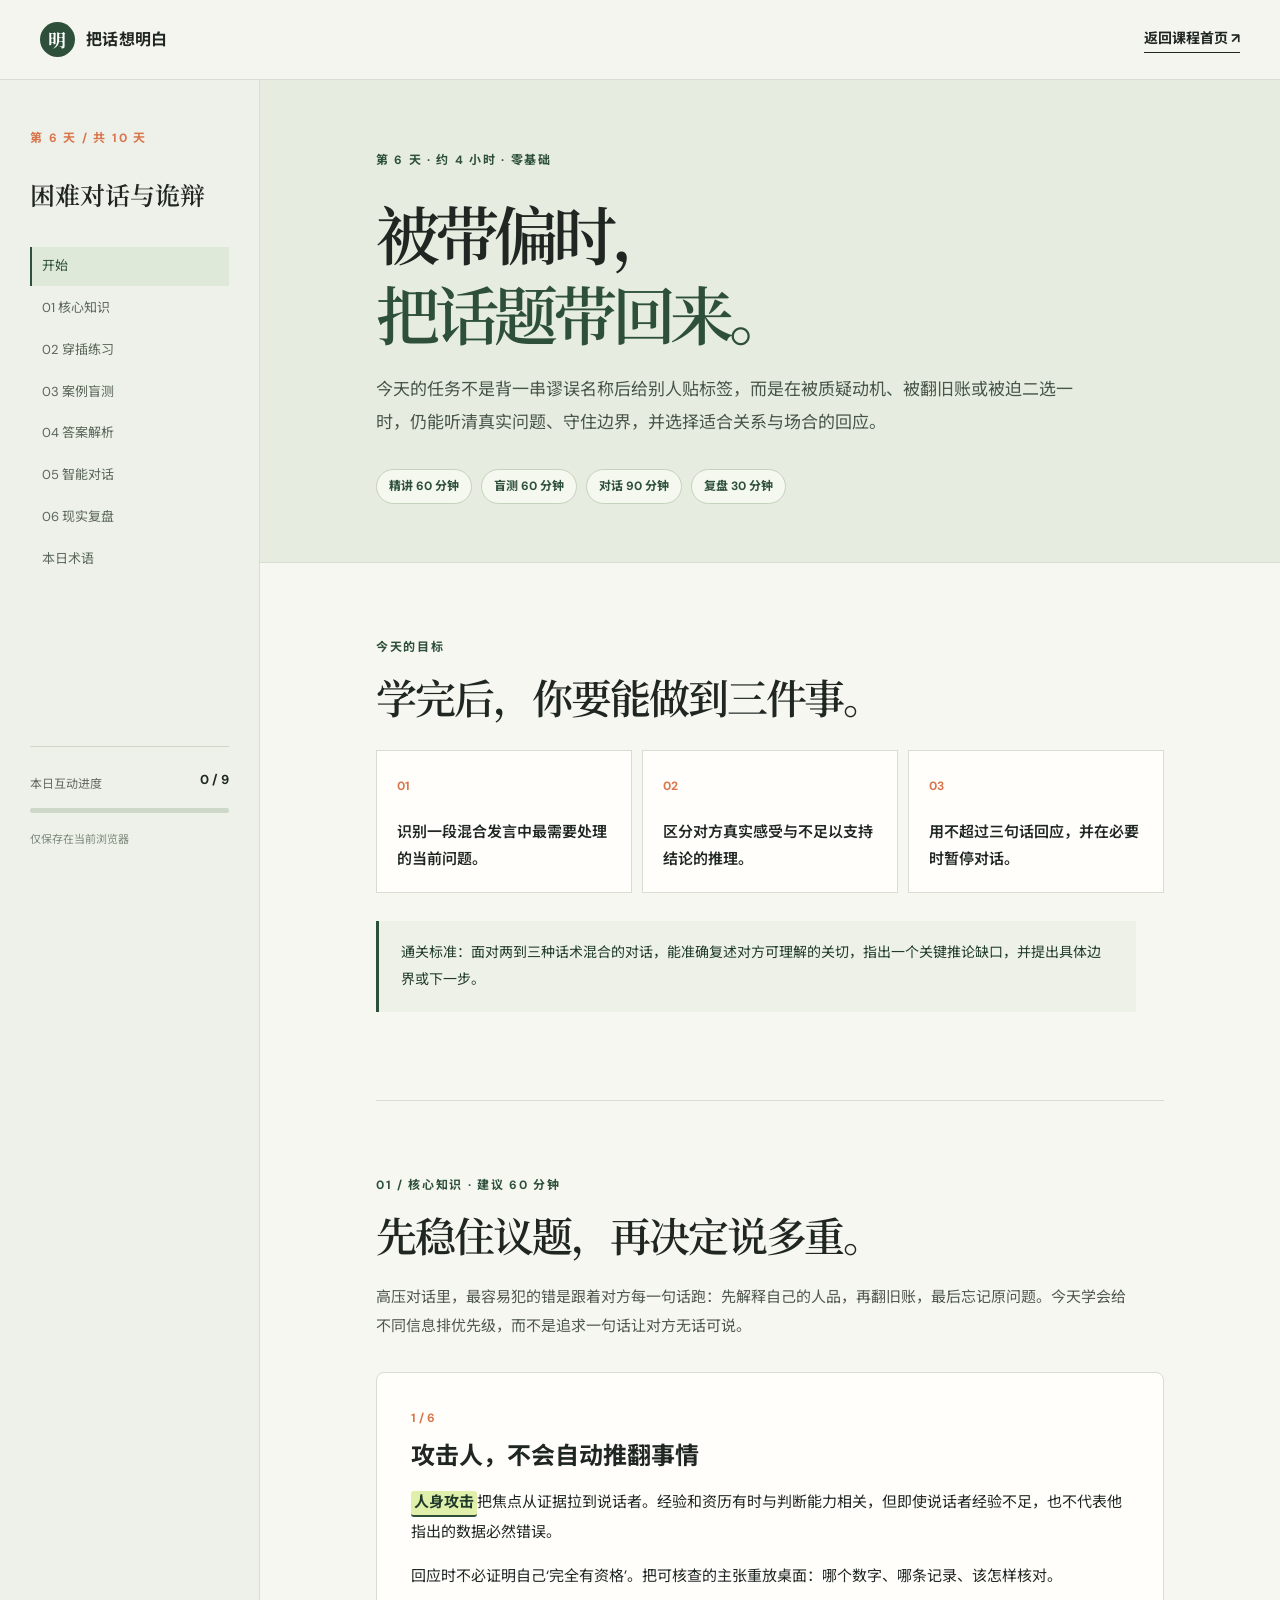
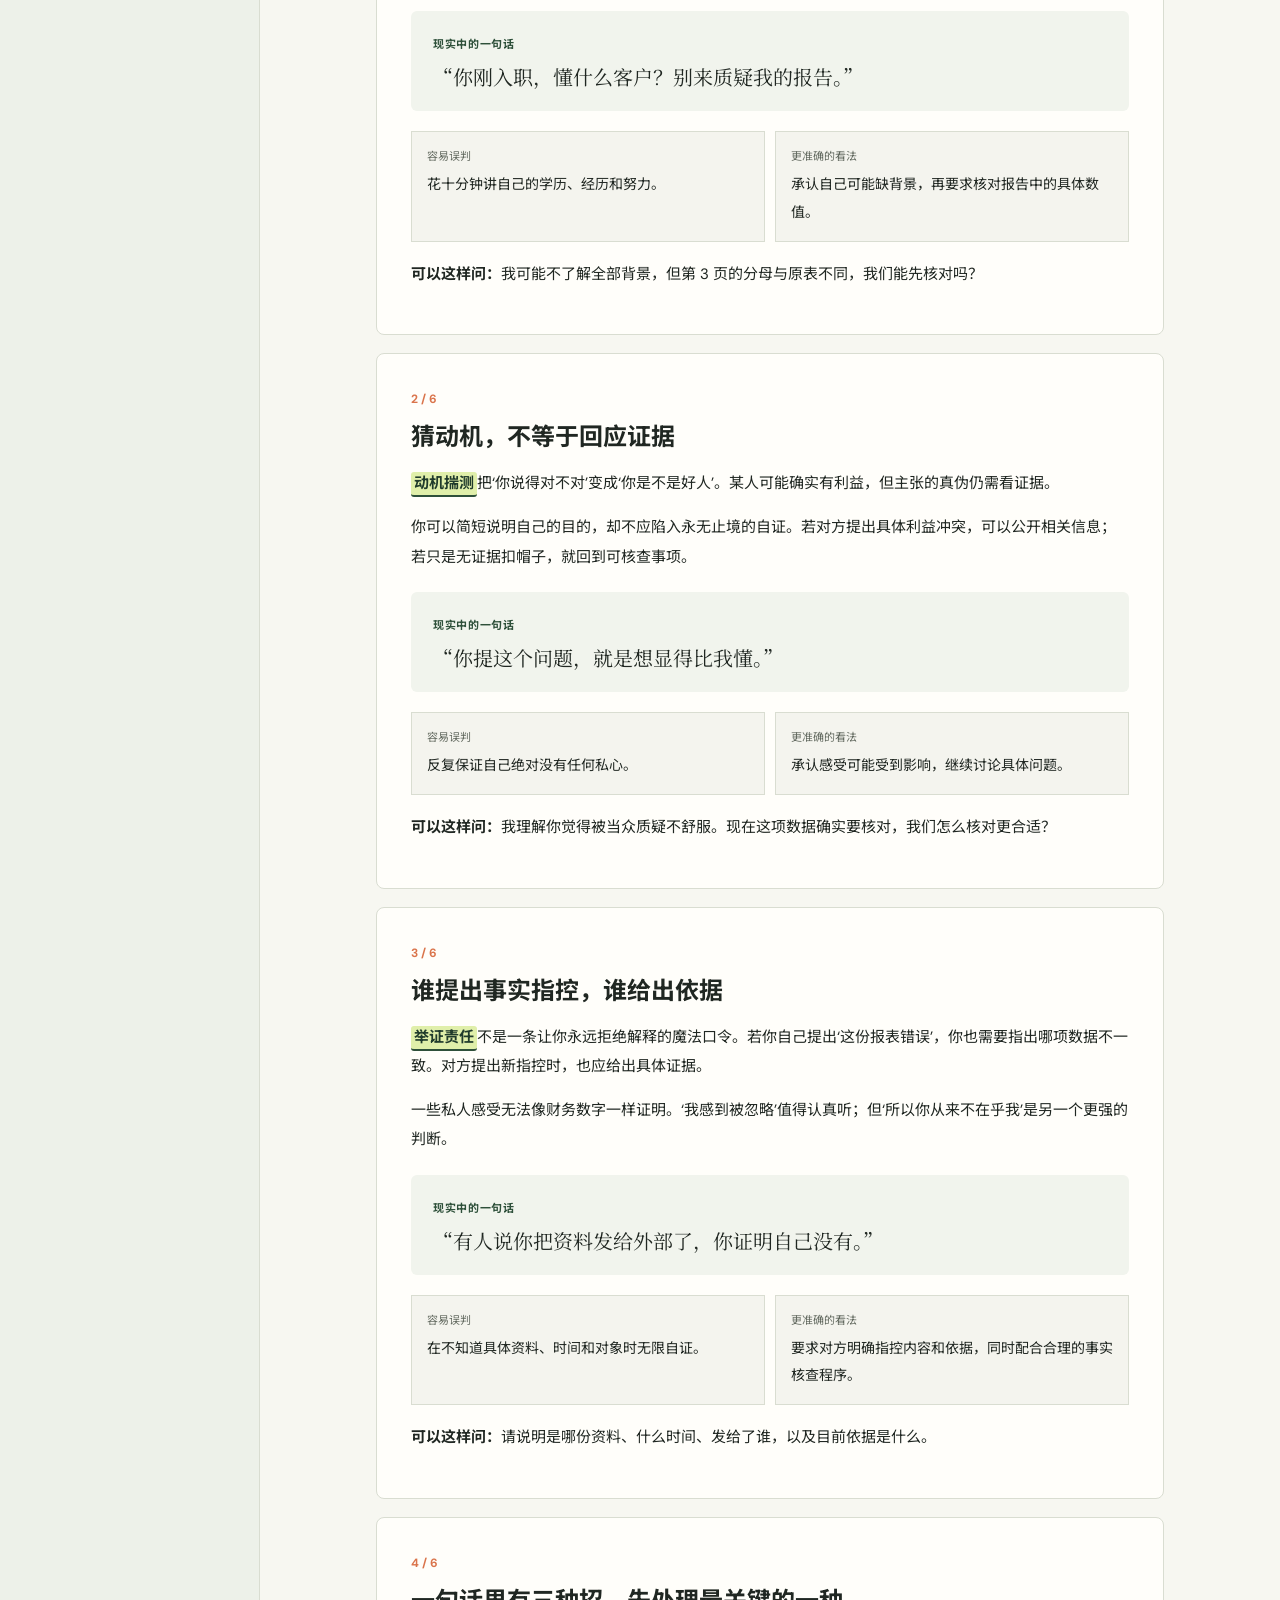
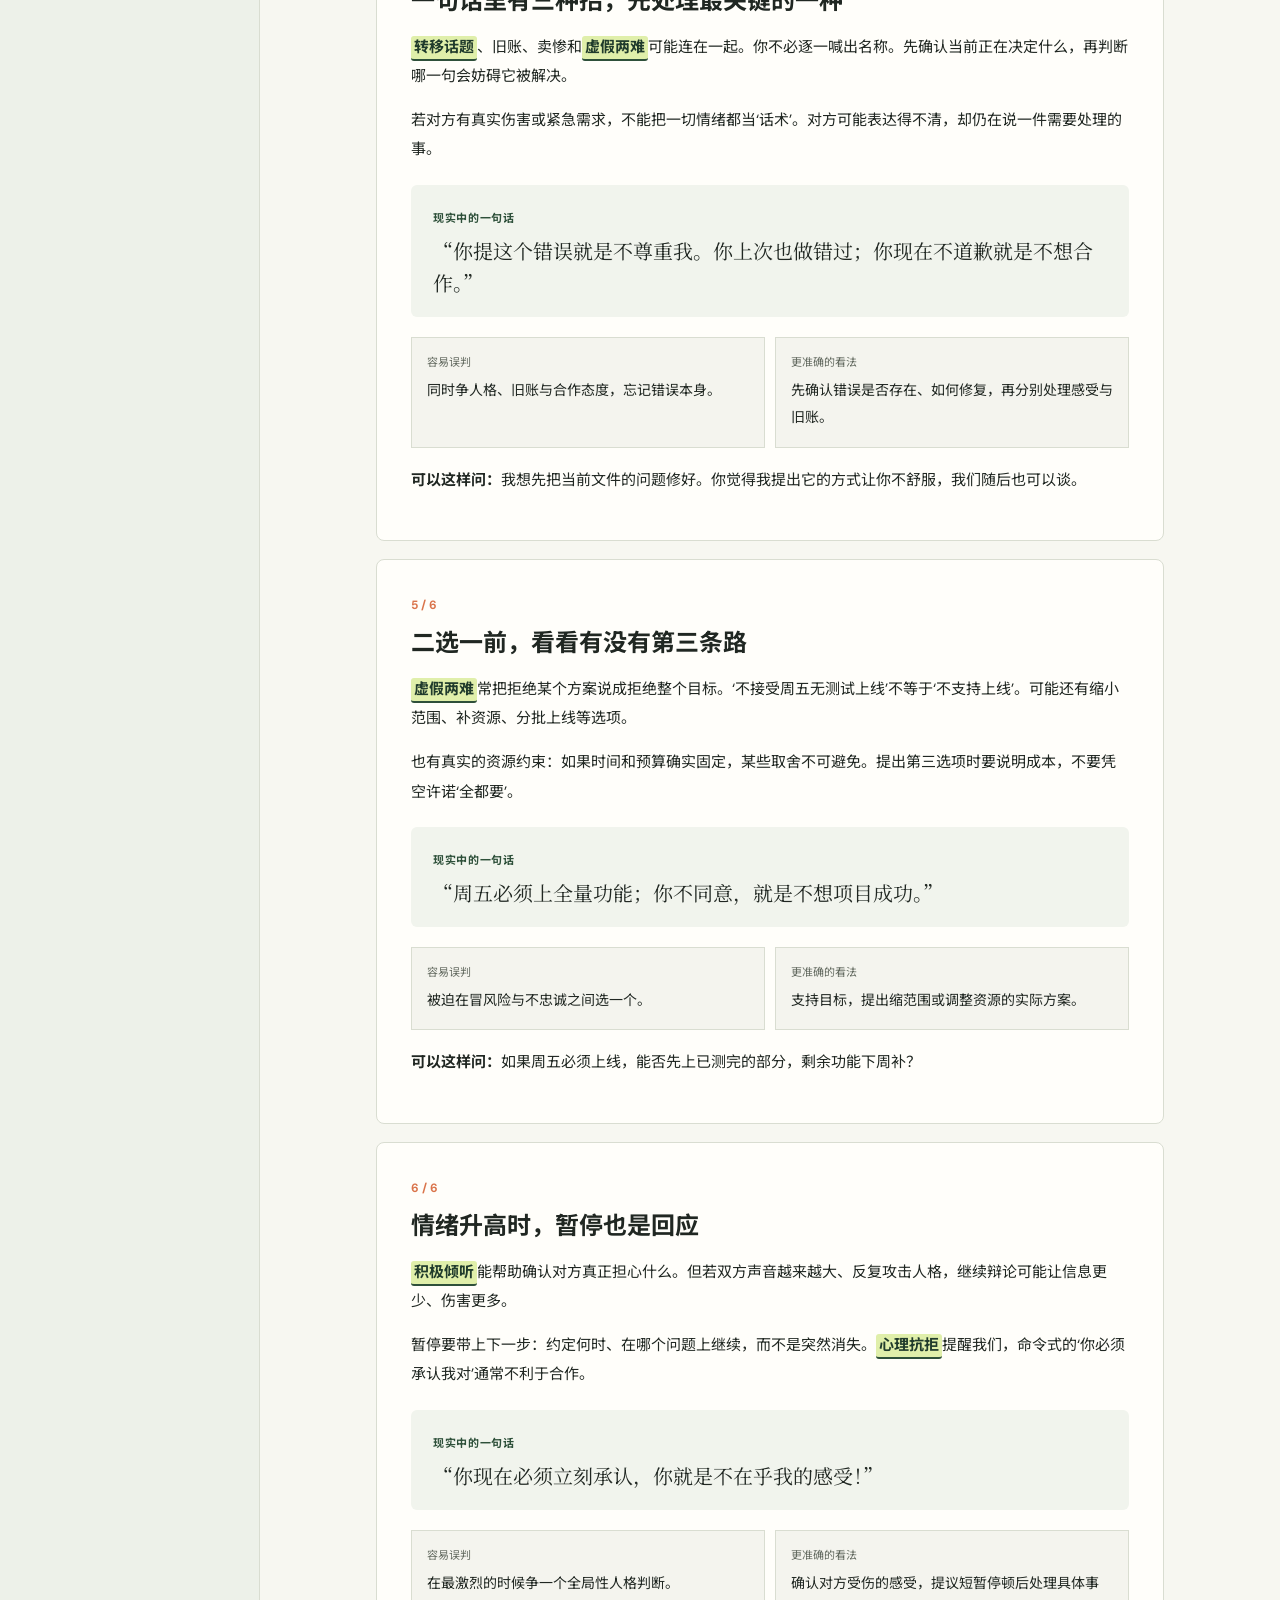
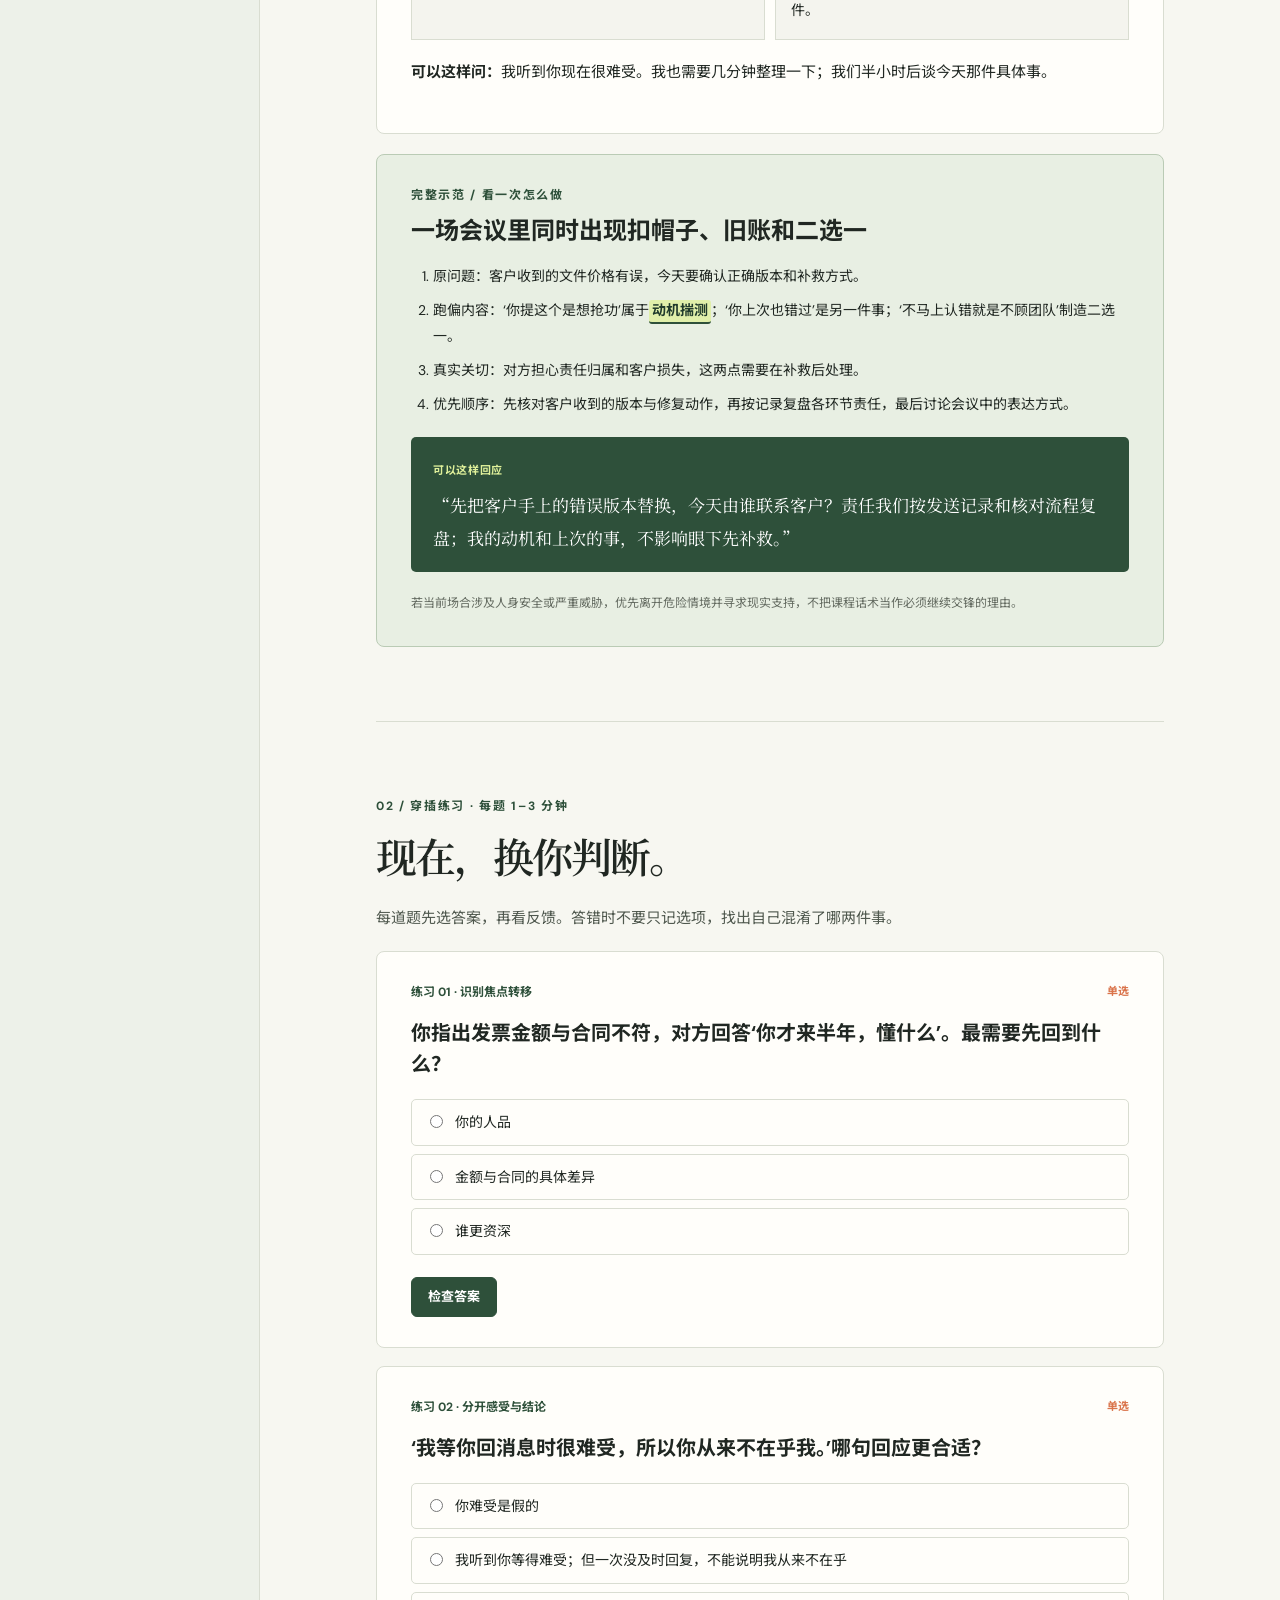
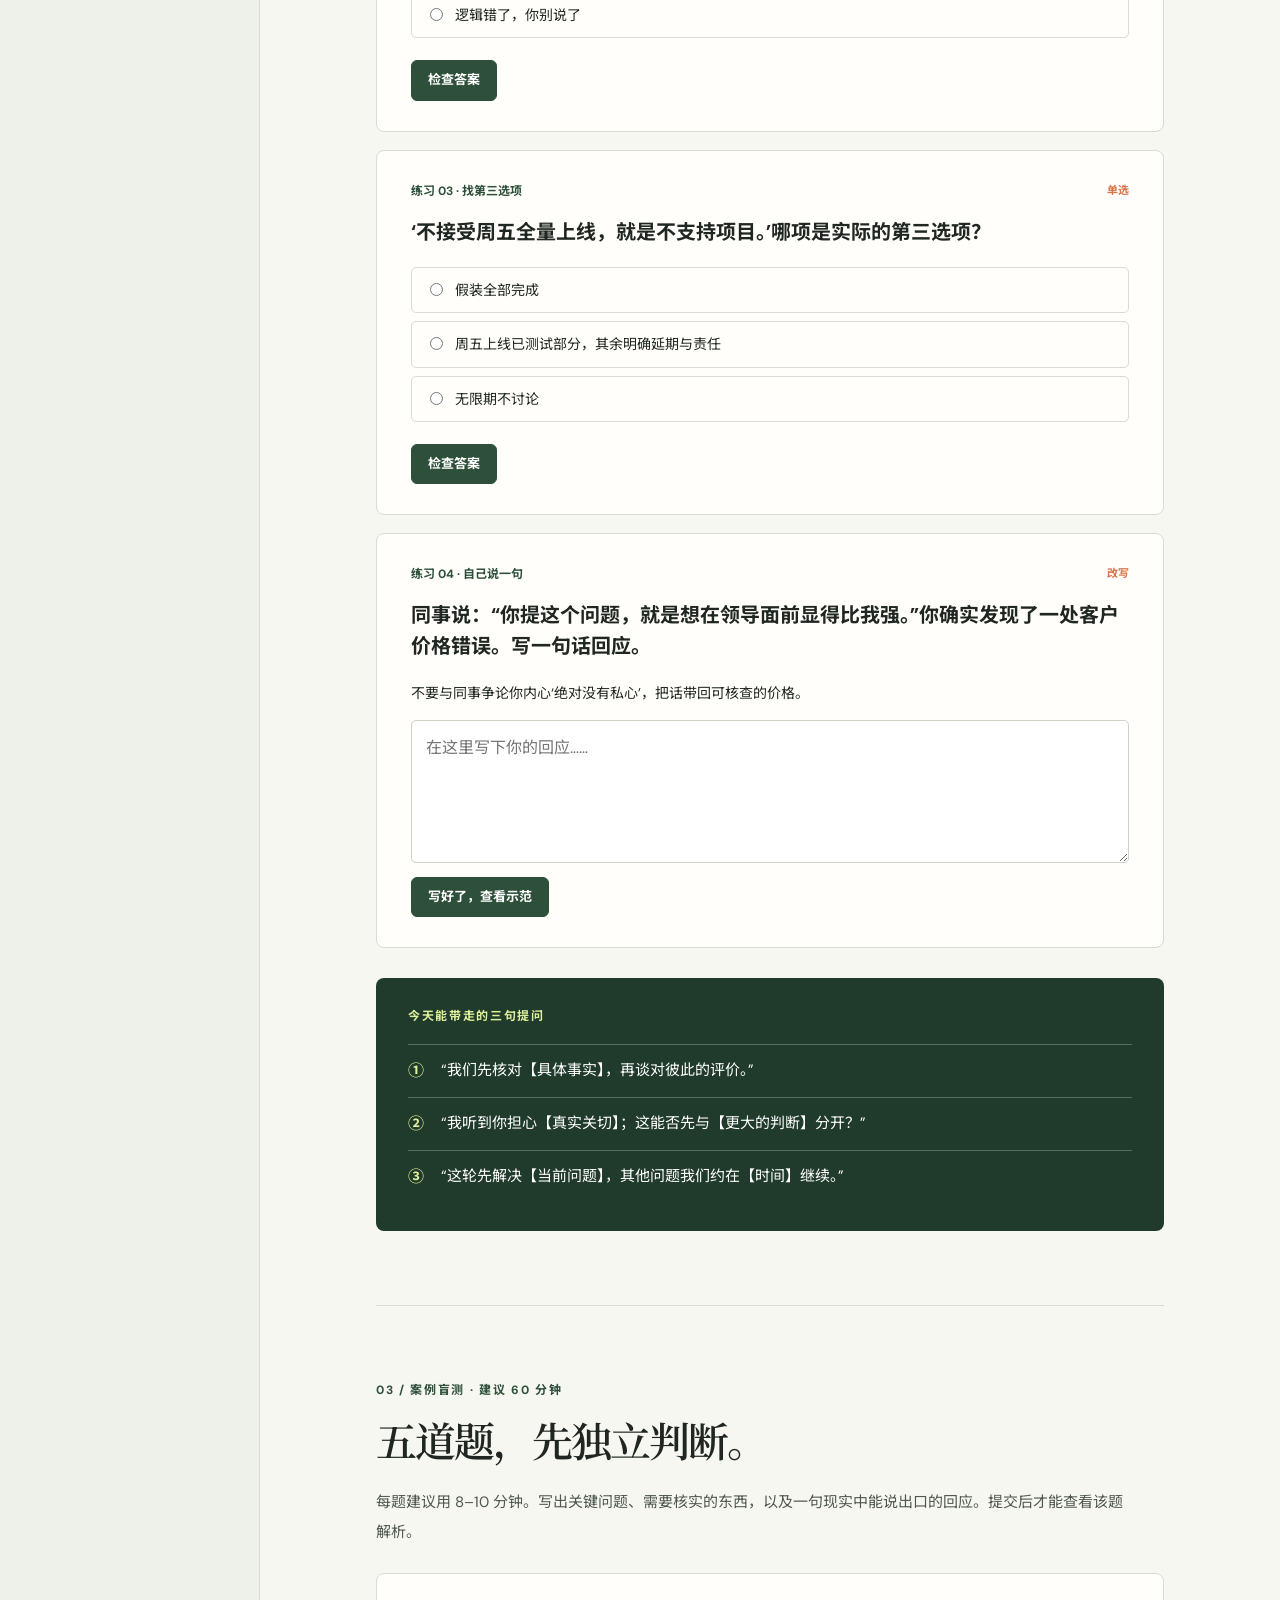
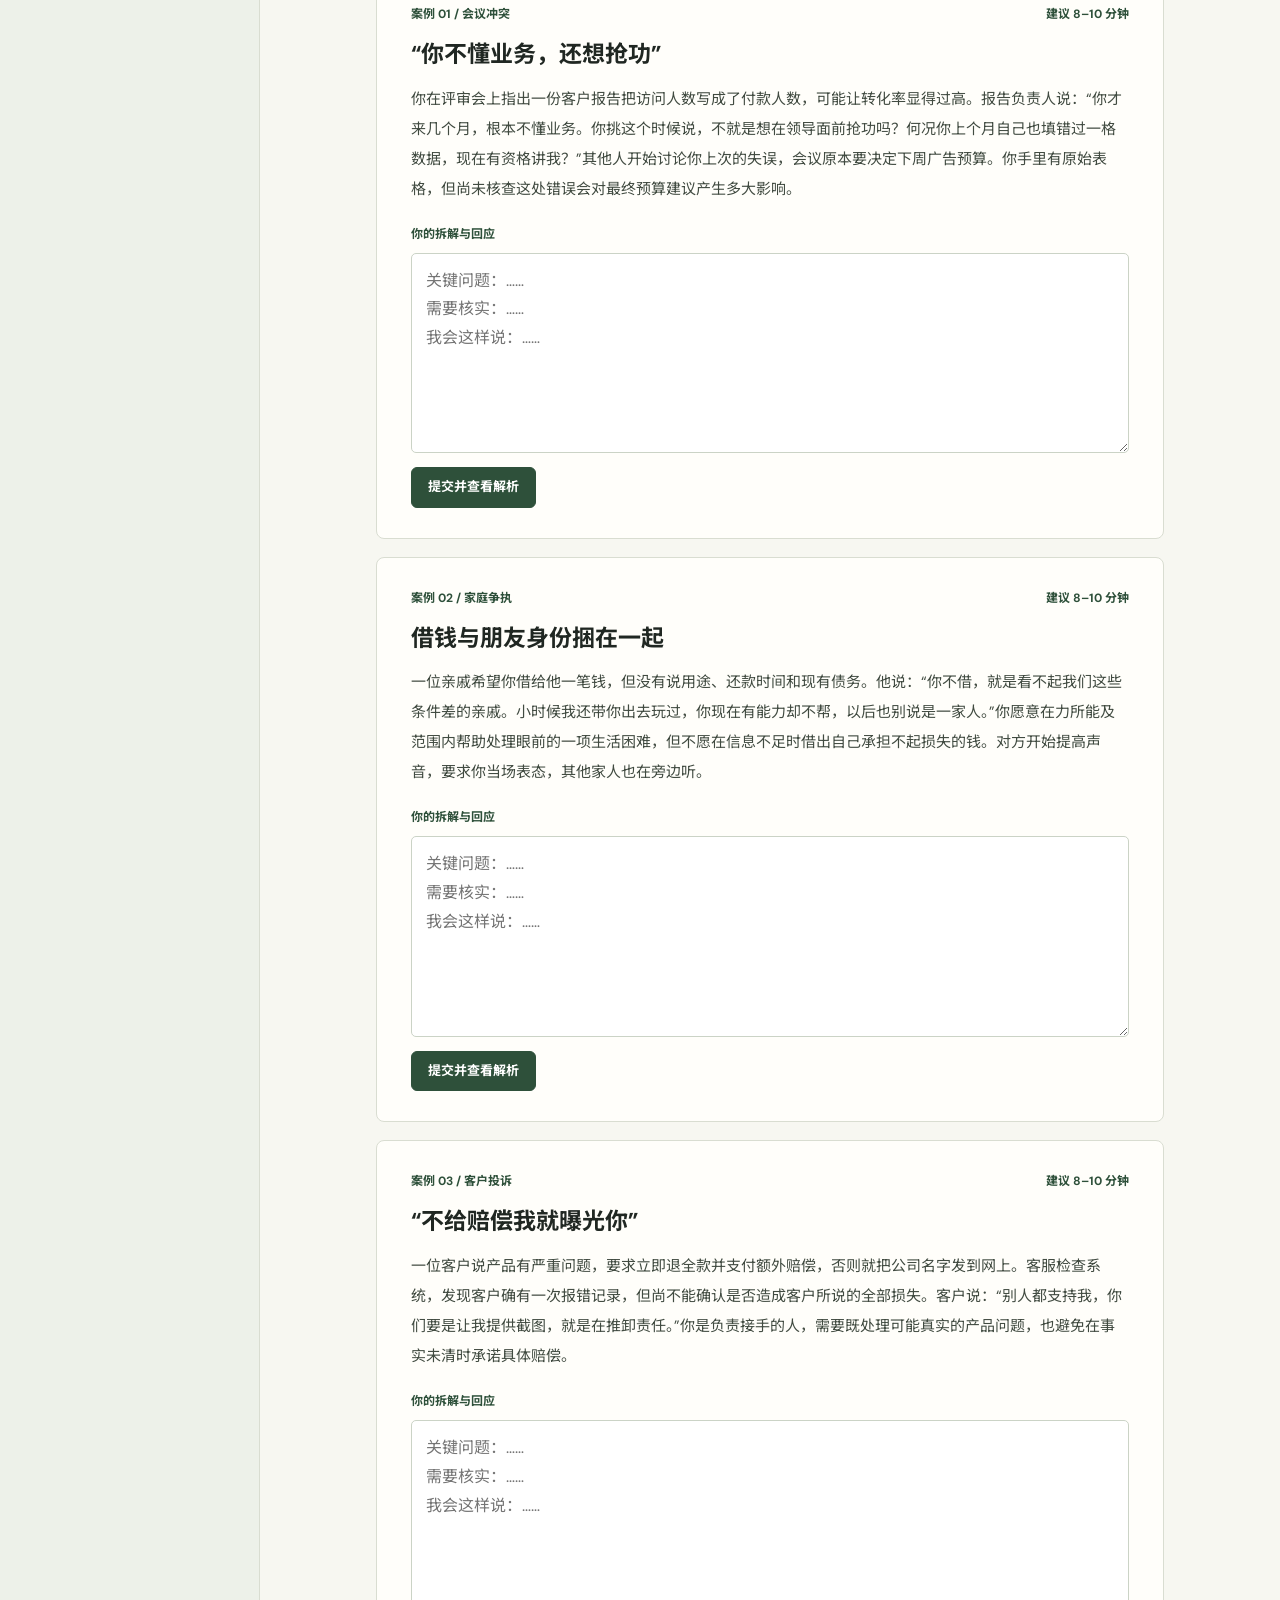
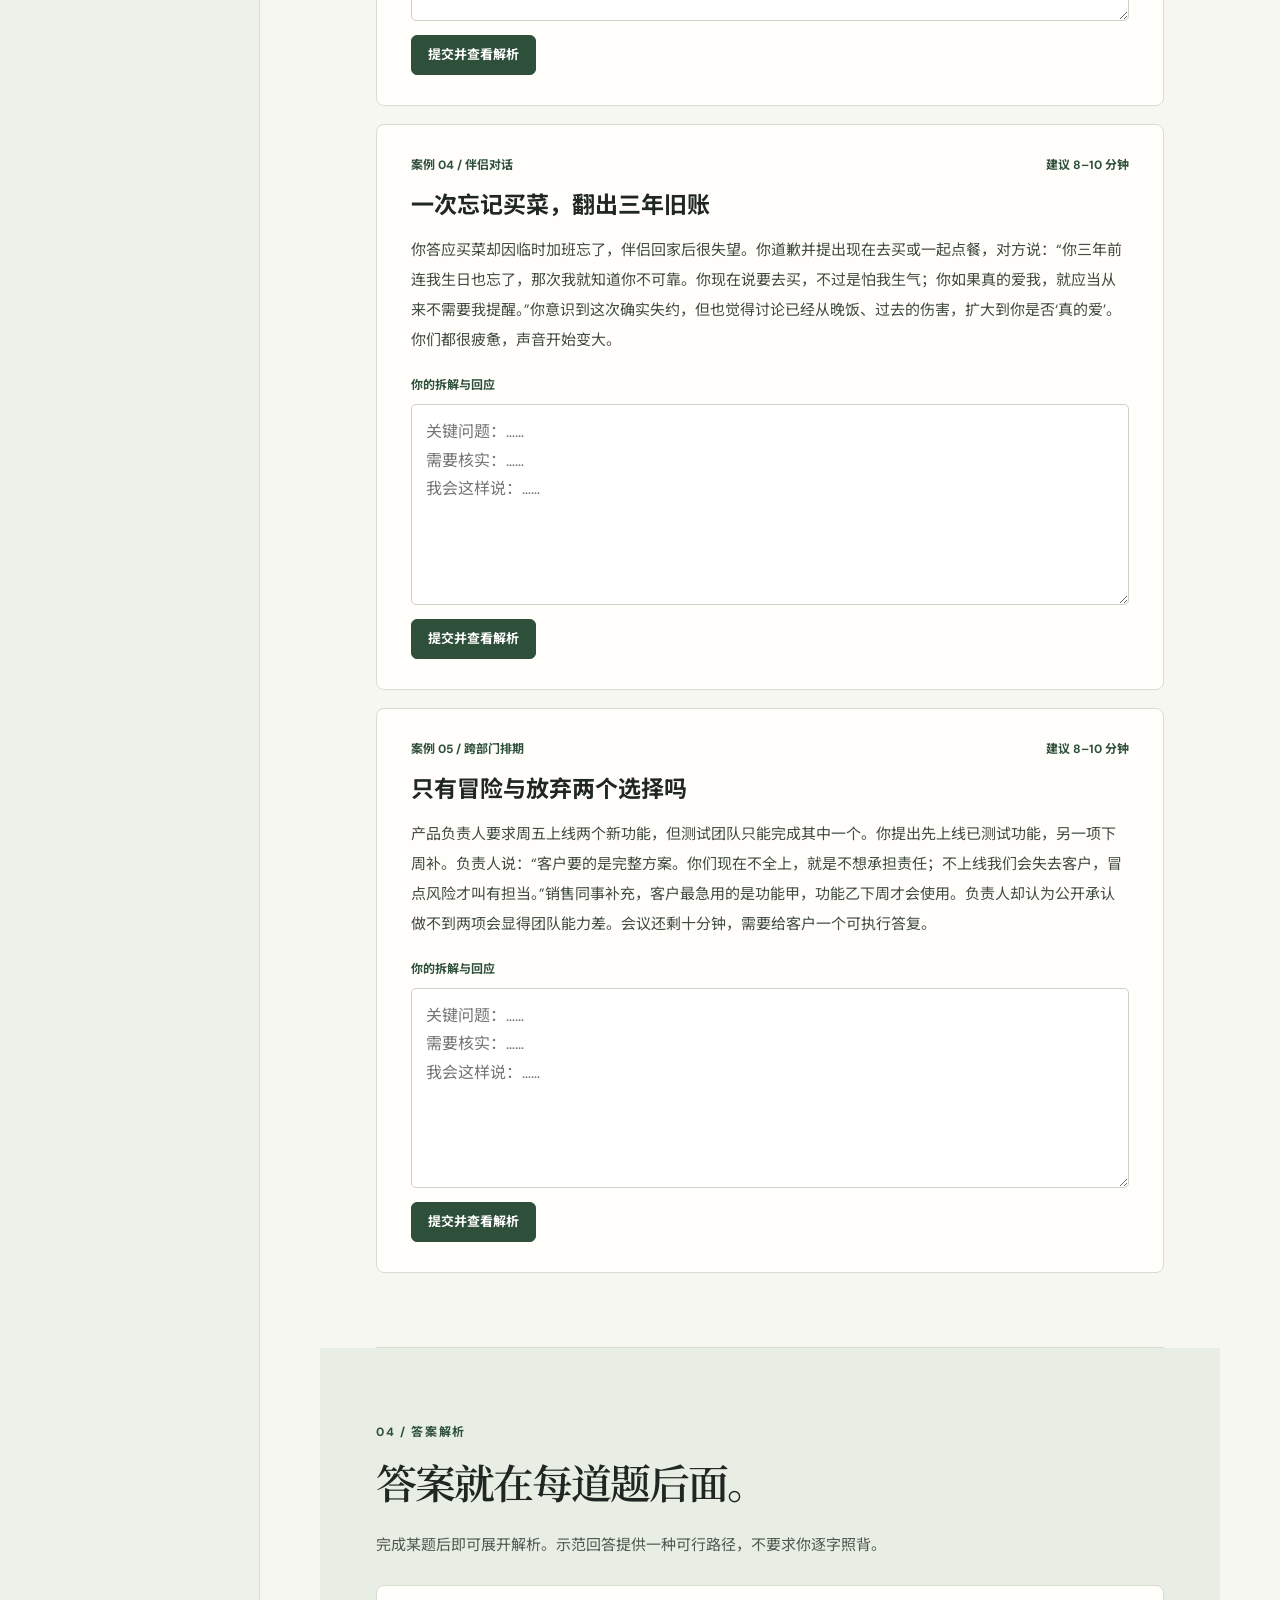
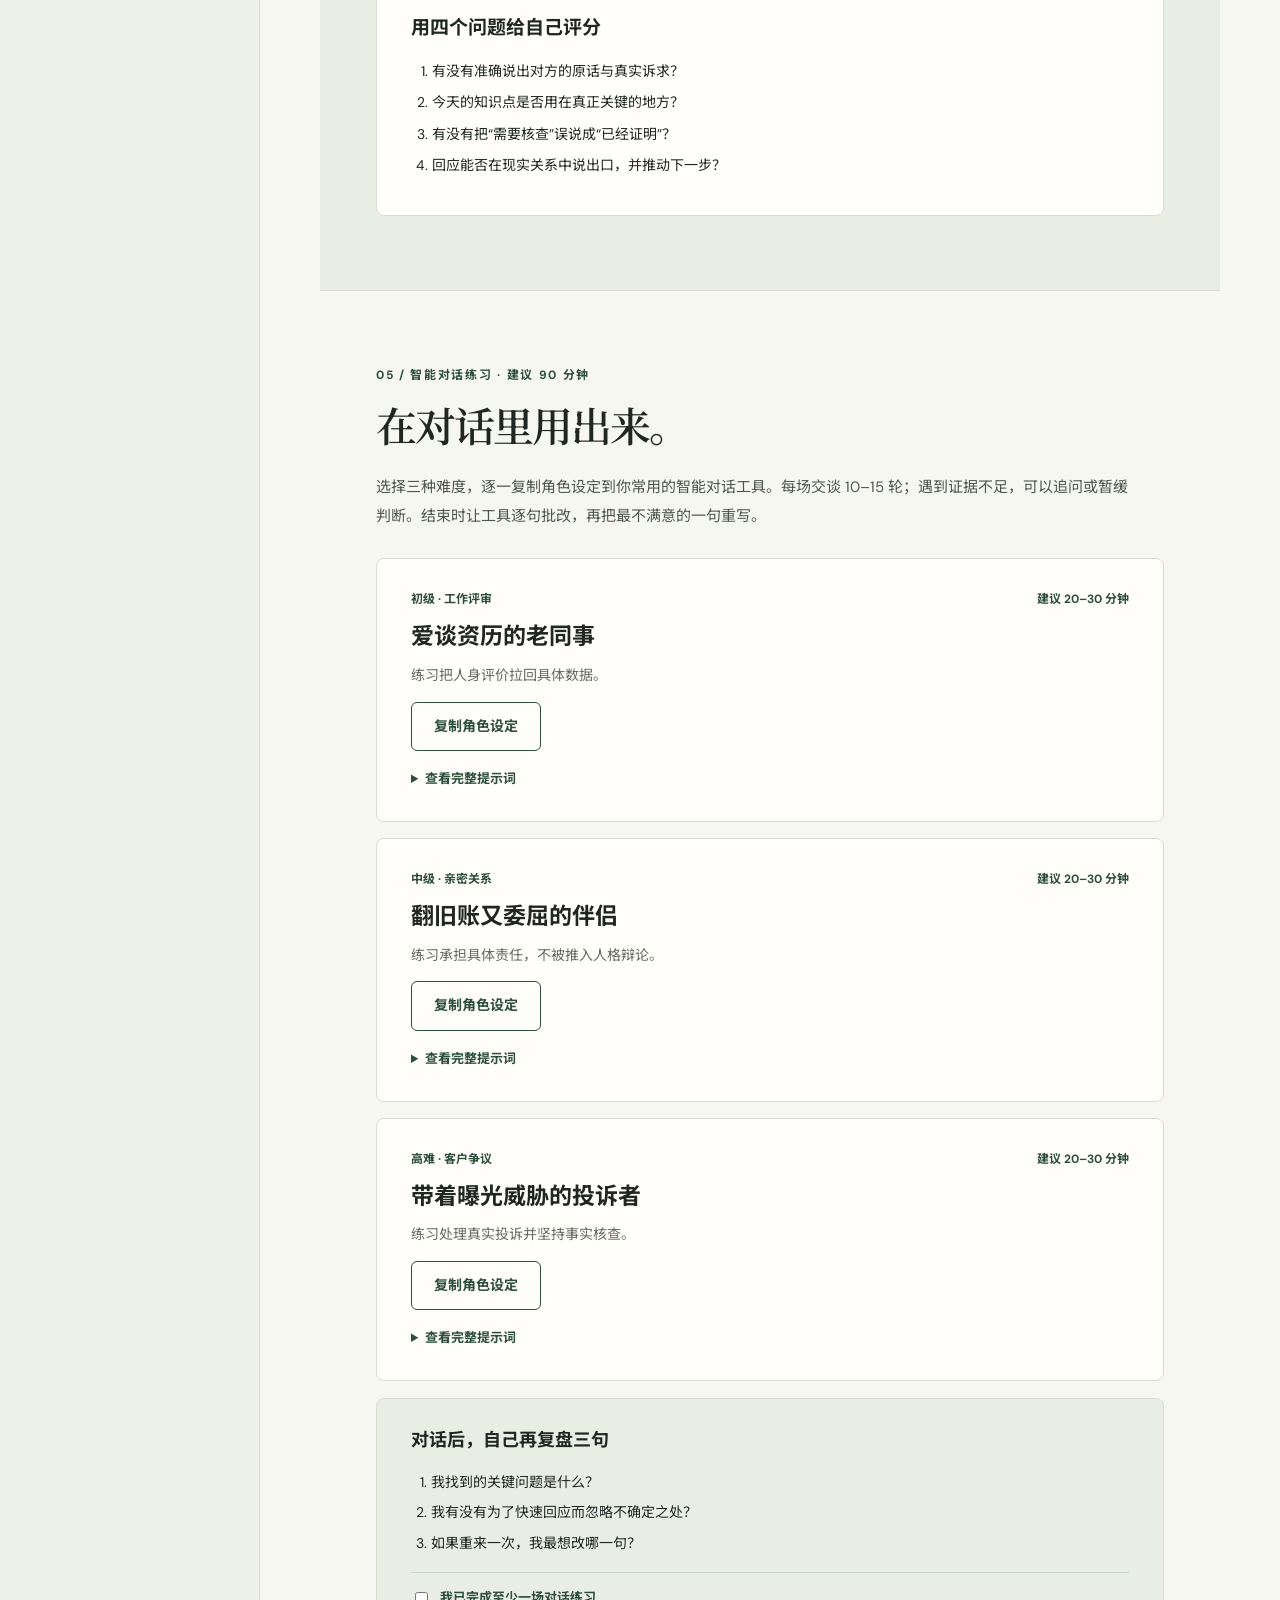
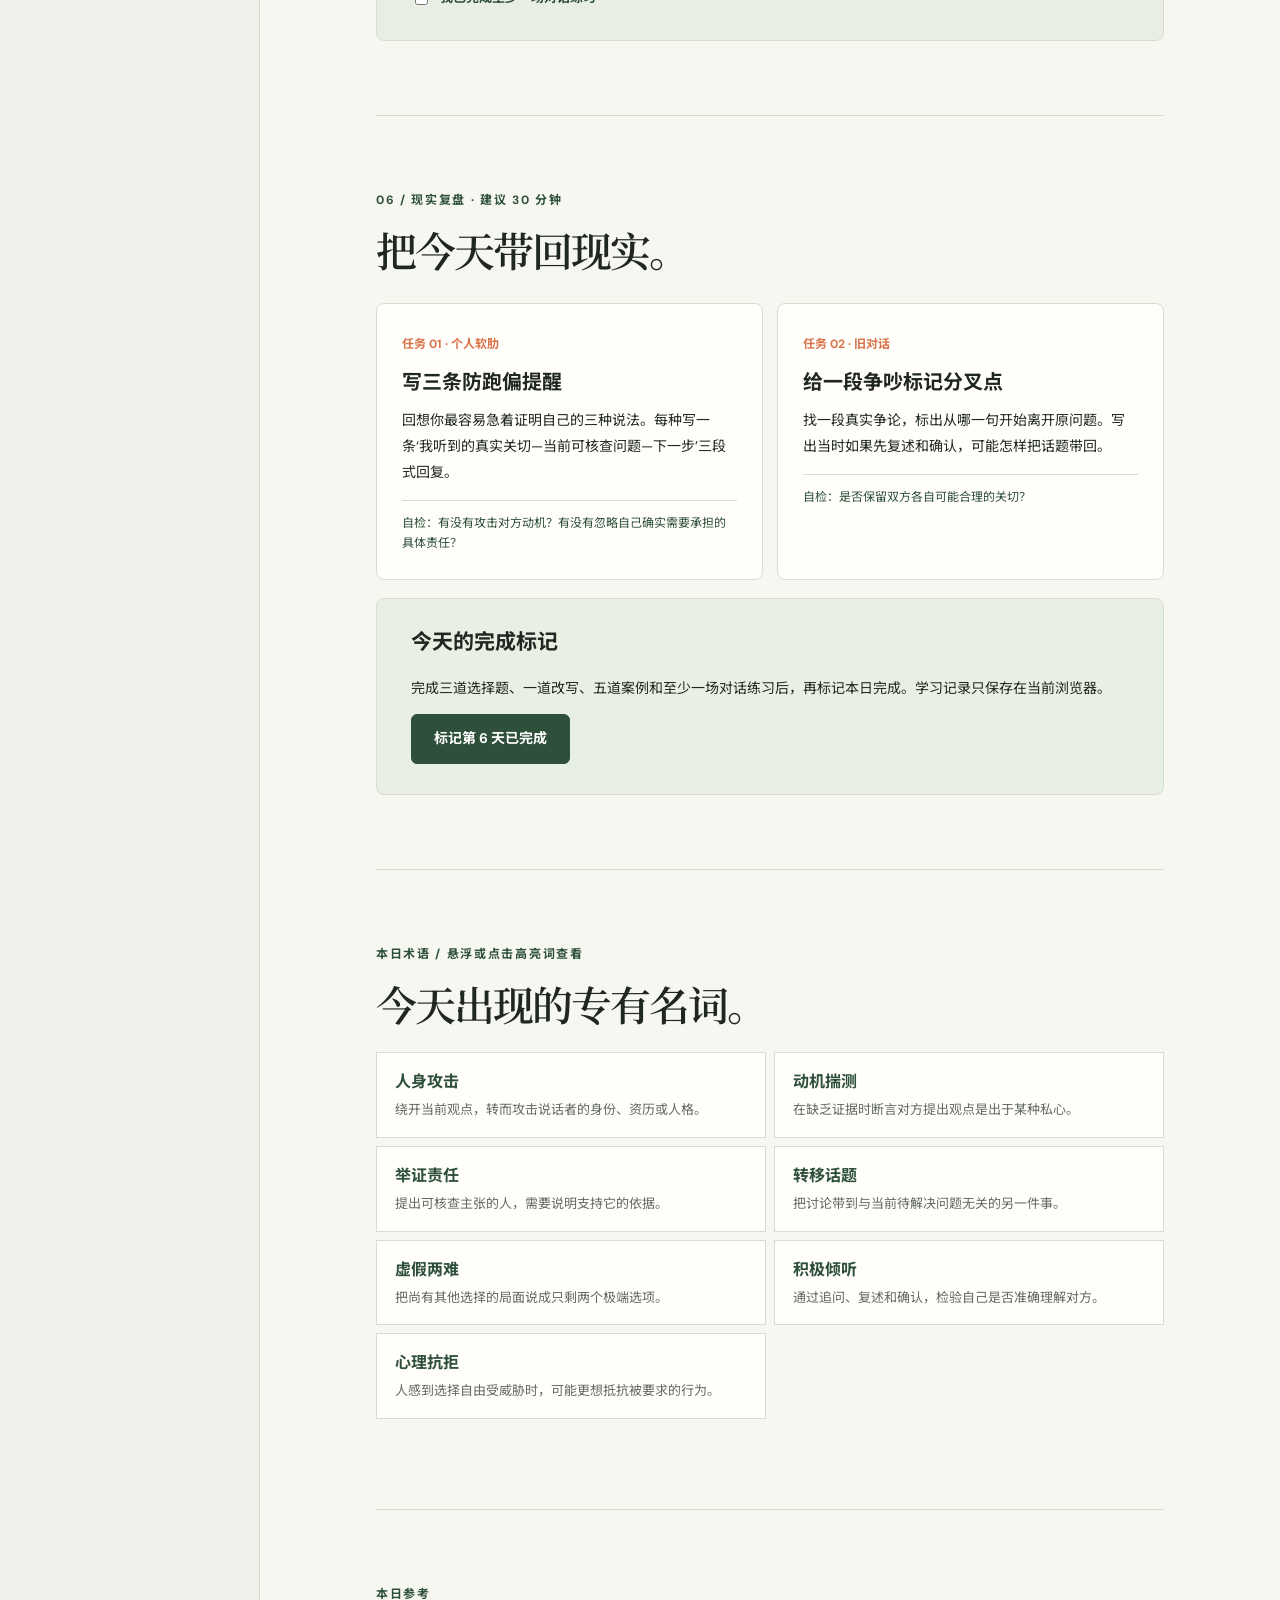
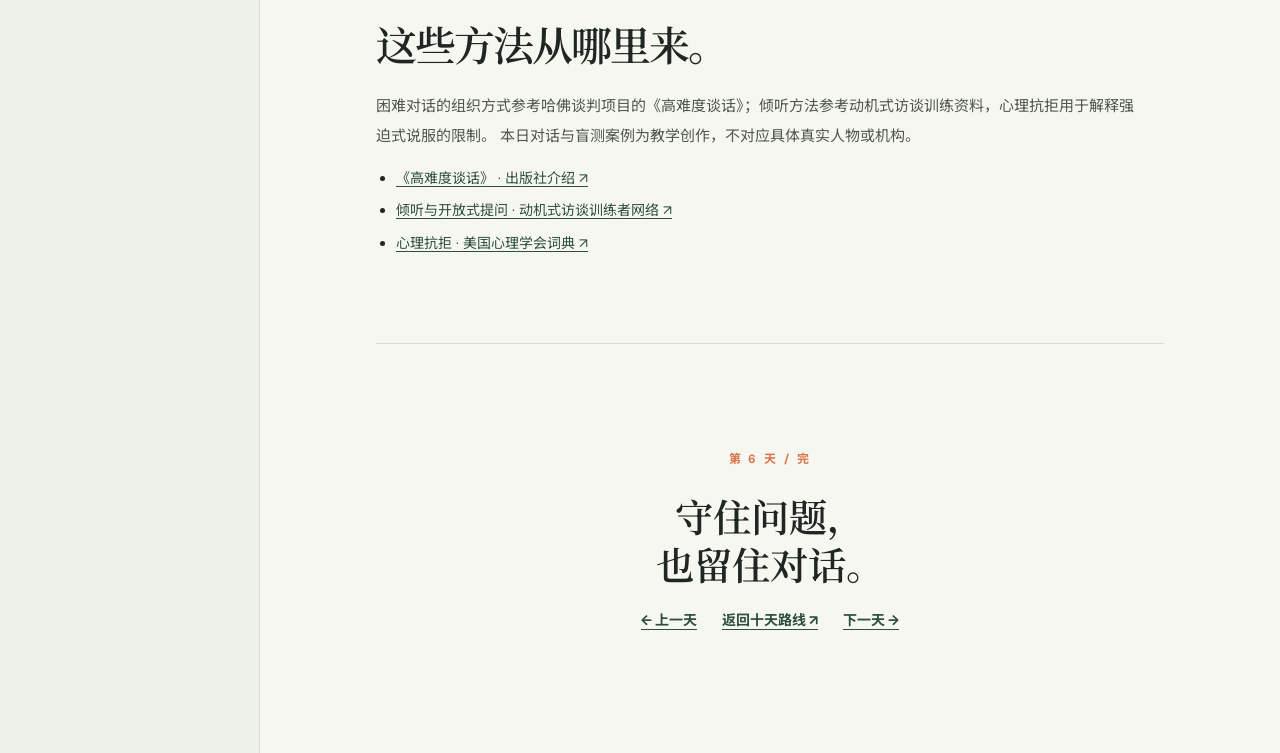
<file: day-06.html>
<!doctype html>
<html lang="zh-CN"><head><meta charset="utf-8"><meta name="viewport" content="width=device-width,initial-scale=1">
<meta name="description" content="第 6 天：困难对话与诡辩。中文讲解、互动练习、五道盲测、智能对话与现实复盘。">
<title>第 6 天｜困难对话与诡辩 · 把话想明白</title><link rel="stylesheet" href="styles.css">
<script>window.courseTerms={"人身攻击": ["绕开当前观点，转而攻击说话者的身份、资历或人格。", "例：‘你才来三个月，没资格指出这个数字有错。’"], "动机揣测": ["在缺乏证据时断言对方提出观点是出于某种私心。", "例：‘你提风险就是想抢功。’"], "举证责任": ["提出可核查主张的人，需要说明支持它的依据。", "例：指控某人泄密，应由指控者提出证据。"], "转移话题": ["把讨论带到与当前待解决问题无关的另一件事。", "例：讨论本次账目错误时突然翻出两年前的争吵。"], "虚假两难": ["把尚有其他选择的局面说成只剩两个极端选项。", "例：‘你不加班，就是不想要这个项目成功。’"], "积极倾听": ["通过追问、复述和确认，检验自己是否准确理解对方。", "例：‘我听到你担心进度，最着急的是周五交付，对吗？’"], "心理抗拒": ["人感到选择自由受威胁时，可能更想抵抗被要求的行为。", "例：越被命令‘必须马上认错’，越不愿意继续谈。"]};</script><script defer src="script.js"></script></head>
<body class="lesson-page" data-day="06"><header class="site-header"><a class="brand" href="index.html"><span class="brand-mark">明</span><span>把话想明白</span></a><a class="header-link" href="index.html">返回课程首页 <span aria-hidden="true">↗</span></a></header>
<div class="lesson-layout"><aside class="lesson-aside" aria-label="本日目录"><div class="aside-inner"><p class="aside-label">第 6 天 / 共 10 天</p><h2>困难对话与诡辩</h2><nav><a href="#start">开始</a><a href="#learn">01 核心知识</a><a href="#practice">02 穿插练习</a><a href="#blind-test">03 案例盲测</a><a href="#answers">04 答案解析</a><a href="#roleplay">05 智能对话</a><a href="#review">06 现实复盘</a><a href="#glossary">本日术语</a></nav><div class="aside-progress"><span>本日互动进度</span><strong id="progress-text">0 / 9</strong><div class="progress-track"><span id="progress-fill"></span></div><small>仅保存在当前浏览器</small></div></div></aside>
<main class="lesson-main"><section class="lesson-hero" id="start"><div class="lesson-hero-inner"><p class="eyebrow">第 6 天 · 约 4 小时 · 零基础</p><h1>被带偏时，<br><em>把话题带回来。</em></h1><p class="lesson-intro">今天的任务不是背一串谬误名称后给别人贴标签，而是在被质疑动机、被翻旧账或被迫二选一时，仍能听清真实问题、守住边界，并选择适合关系与场合的回应。</p><div class="lesson-meta"><span>精讲 60 分钟</span><span>盲测 60 分钟</span><span>对话 90 分钟</span><span>复盘 30 分钟</span></div></div></section>
<div class="lesson-content"><section class="lesson-section opening"><span class="section-index">今天的目标</span><h2>学完后，你要能做到三件事。</h2><div class="goal-grid"><div><b>01</b><p>识别一段混合发言中最需要处理的当前问题。</p></div><div><b>02</b><p>区分对方真实感受与不足以支持结论的推理。</p></div><div><b>03</b><p>用不超过三句话回应，并在必要时暂停对话。</p></div></div><p class="note">通关标准：面对两到三种话术混合的对话，能准确复述对方可理解的关切，指出一个关键推论缺口，并提出具体边界或下一步。</p></section>
<section class="lesson-section" id="learn"><span class="section-index">01 / 核心知识 · 建议 60 分钟</span><h2>先稳住议题，再决定说多重。</h2><p>高压对话里，最容易犯的错是跟着对方每一句话跑：先解释自己的人品，再翻旧账，最后忘记原问题。今天学会给不同信息排优先级，而不是追求一句话让对方无话可说。</p><div class="concept-stack"><article class="concept-card"><span class="concept-num">1 / 6</span>
      <h3>攻击人，不会自动推翻事情</h3><p><button class="term" data-term="人身攻击">人身攻击</button>把焦点从证据拉到说话者。经验和资历有时与判断能力相关，但即使说话者经验不足，也不代表他指出的数据必然错误。</p><p>回应时不必证明自己‘完全有资格’。把可核查的主张重放桌面：哪个数字、哪条记录、该怎样核对。</p>
      <div class="dialogue"><span>现实中的一句话</span><p>“你刚入职，懂什么客户？别来质疑我的报告。”</p></div>
      <div class="comparison"><div><small>容易误判</small><p>花十分钟讲自己的学历、经历和努力。</p></div><div><small>更准确的看法</small><p>承认自己可能缺背景，再要求核对报告中的具体数值。</p></div></div>
      <p><strong>可以这样问：</strong>我可能不了解全部背景，但第 3 页的分母与原表不同，我们能先核对吗？</p></article><article class="concept-card"><span class="concept-num">2 / 6</span>
      <h3>猜动机，不等于回应证据</h3><p><button class="term" data-term="动机揣测">动机揣测</button>把‘你说得对不对’变成‘你是不是好人’。某人可能确实有利益，但主张的真伪仍需看证据。</p><p>你可以简短说明自己的目的，却不应陷入永无止境的自证。若对方提出具体利益冲突，可以公开相关信息；若只是无证据扣帽子，就回到可核查事项。</p>
      <div class="dialogue"><span>现实中的一句话</span><p>“你提这个问题，就是想显得比我懂。”</p></div>
      <div class="comparison"><div><small>容易误判</small><p>反复保证自己绝对没有任何私心。</p></div><div><small>更准确的看法</small><p>承认感受可能受到影响，继续讨论具体问题。</p></div></div>
      <p><strong>可以这样问：</strong>我理解你觉得被当众质疑不舒服。现在这项数据确实要核对，我们怎么核对更合适？</p></article><article class="concept-card"><span class="concept-num">3 / 6</span>
      <h3>谁提出事实指控，谁给出依据</h3><p><button class="term" data-term="举证责任">举证责任</button>不是一条让你永远拒绝解释的魔法口令。若你自己提出‘这份报表错误’，你也需要指出哪项数据不一致。对方提出新指控时，也应给出具体证据。</p><p>一些私人感受无法像财务数字一样证明。‘我感到被忽略’值得认真听；但‘所以你从来不在乎我’是另一个更强的判断。</p>
      <div class="dialogue"><span>现实中的一句话</span><p>“有人说你把资料发给外部了，你证明自己没有。”</p></div>
      <div class="comparison"><div><small>容易误判</small><p>在不知道具体资料、时间和对象时无限自证。</p></div><div><small>更准确的看法</small><p>要求对方明确指控内容和依据，同时配合合理的事实核查程序。</p></div></div>
      <p><strong>可以这样问：</strong>请说明是哪份资料、什么时间、发给了谁，以及目前依据是什么。</p></article><article class="concept-card"><span class="concept-num">4 / 6</span>
      <h3>一句话里有三种招，先处理最关键的一种</h3><p><button class="term" data-term="转移话题">转移话题</button>、旧账、卖惨和<button class="term" data-term="虚假两难">虚假两难</button>可能连在一起。你不必逐一喊出名称。先确认当前正在决定什么，再判断哪一句会妨碍它被解决。</p><p>若对方有真实伤害或紧急需求，不能把一切情绪都当‘话术’。对方可能表达得不清，却仍在说一件需要处理的事。</p>
      <div class="dialogue"><span>现实中的一句话</span><p>“你提这个错误就是不尊重我。你上次也做错过；你现在不道歉就是不想合作。”</p></div>
      <div class="comparison"><div><small>容易误判</small><p>同时争人格、旧账与合作态度，忘记错误本身。</p></div><div><small>更准确的看法</small><p>先确认错误是否存在、如何修复，再分别处理感受与旧账。</p></div></div>
      <p><strong>可以这样问：</strong>我想先把当前文件的问题修好。你觉得我提出它的方式让你不舒服，我们随后也可以谈。</p></article><article class="concept-card"><span class="concept-num">5 / 6</span>
      <h3>二选一前，看看有没有第三条路</h3><p><button class="term" data-term="虚假两难">虚假两难</button>常把拒绝某个方案说成拒绝整个目标。‘不接受周五无测试上线’不等于‘不支持上线’。可能还有缩小范围、补资源、分批上线等选项。</p><p>也有真实的资源约束：如果时间和预算确实固定，某些取舍不可避免。提出第三选项时要说明成本，不要凭空许诺‘全都要’。</p>
      <div class="dialogue"><span>现实中的一句话</span><p>“周五必须上全量功能；你不同意，就是不想项目成功。”</p></div>
      <div class="comparison"><div><small>容易误判</small><p>被迫在冒风险与不忠诚之间选一个。</p></div><div><small>更准确的看法</small><p>支持目标，提出缩范围或调整资源的实际方案。</p></div></div>
      <p><strong>可以这样问：</strong>如果周五必须上线，能否先上已测完的部分，剩余功能下周补？</p></article><article class="concept-card"><span class="concept-num">6 / 6</span>
      <h3>情绪升高时，暂停也是回应</h3><p><button class="term" data-term="积极倾听">积极倾听</button>能帮助确认对方真正担心什么。但若双方声音越来越大、反复攻击人格，继续辩论可能让信息更少、伤害更多。</p><p>暂停要带上下一步：约定何时、在哪个问题上继续，而不是突然消失。<button class="term" data-term="心理抗拒">心理抗拒</button>提醒我们，命令式的‘你必须承认我对’通常不利于合作。</p>
      <div class="dialogue"><span>现实中的一句话</span><p>“你现在必须立刻承认，你就是不在乎我的感受！”</p></div>
      <div class="comparison"><div><small>容易误判</small><p>在最激烈的时候争一个全局性人格判断。</p></div><div><small>更准确的看法</small><p>确认对方受伤的感受，提议短暂停顿后处理具体事件。</p></div></div>
      <p><strong>可以这样问：</strong>我听到你现在很难受。我也需要几分钟整理一下；我们半小时后谈今天那件具体事。</p></article></div><div class="worked-example"><span class="section-index">完整示范 / 看一次怎么做</span><h3>一场会议里同时出现扣帽子、旧账和二选一</h3><ol><li>原问题：客户收到的文件价格有误，今天要确认正确版本和补救方式。</li><li>跑偏内容：‘你提这个是想抢功’属于<button class="term" data-term="动机揣测">动机揣测</button>；‘你上次也错过’是另一件事；‘不马上认错就是不顾团队’制造二选一。</li><li>真实关切：对方担心责任归属和客户损失，这两点需要在补救后处理。</li><li>优先顺序：先核对客户收到的版本与修复动作，再按记录复盘各环节责任，最后讨论会议中的表达方式。</li></ol><div class="response-box"><span>可以这样回应</span><p>“先把客户手上的错误版本替换，今天由谁联系客户？责任我们按发送记录和核对流程复盘；我的动机和上次的事，不影响眼下先补救。”</p></div><p class="fine-print">若当前场合涉及人身安全或严重威胁，优先离开危险情境并寻求现实支持，不把课程话术当作必须继续交锋的理由。</p></div></section>
<section class="lesson-section" id="practice"><span class="section-index">02 / 穿插练习 · 每题 1–3 分钟</span><h2>现在，换你判断。</h2><p>每道题先选答案，再看反馈。答错时不要只记选项，找出自己混淆了哪两件事。</p><div class="quiz" data-quiz="q1" data-answer="b"><div class="quiz-head"><span>练习 01 · 识别焦点转移</span><strong>单选</strong></div>
      <h3>你指出发票金额与合同不符，对方回答‘你才来半年，懂什么’。最需要先回到什么？</h3><label><input type="radio" name="q1" value="a"> 你的人品</label><label><input type="radio" name="q1" value="b"> 金额与合同的具体差异</label><label><input type="radio" name="q1" value="c"> 谁更资深</label><button class="button small quiz-submit" type="button">检查答案</button>
      <div class="quiz-feedback" aria-live="polite" data-correct="对。资历争论不能代替核对金额。" data-wrong="把可查的金额与合同条款重新放回桌面。"></div></div><div class="quiz" data-quiz="q2" data-answer="b"><div class="quiz-head"><span>练习 02 · 分开感受与结论</span><strong>单选</strong></div>
      <h3>‘我等你回消息时很难受，所以你从来不在乎我。’哪句回应更合适？</h3><label><input type="radio" name="q2" value="a"> 你难受是假的</label><label><input type="radio" name="q2" value="b"> 我听到你等得难受；但一次没及时回复，不能说明我从来不在乎</label><label><input type="radio" name="q2" value="c"> 逻辑错了，你别说了</label><button class="button small quiz-submit" type="button">检查答案</button>
      <div class="quiz-feedback" aria-live="polite" data-correct="对。感受可被认真对待，‘从来不在乎’仍是需要讨论的强结论。" data-wrong="不要把真实感受与由感受推出的全局判断混为一谈。"></div></div><div class="quiz" data-quiz="q3" data-answer="b"><div class="quiz-head"><span>练习 03 · 找第三选项</span><strong>单选</strong></div>
      <h3>‘不接受周五全量上线，就是不支持项目。’哪项是实际的第三选项？</h3><label><input type="radio" name="q3" value="a"> 假装全部完成</label><label><input type="radio" name="q3" value="b"> 周五上线已测试部分，其余明确延期与责任</label><label><input type="radio" name="q3" value="c"> 无限期不讨论</label><button class="button small quiz-submit" type="button">检查答案</button>
      <div class="quiz-feedback" aria-live="polite" data-correct="对。它保留项目目标，也说明范围与时间的取舍。" data-wrong="第三选项需要有可执行的范围、时间和责任安排。"></div></div><div class="short-task" data-task="rewrite"><div class="quiz-head"><span>练习 04 · 自己说一句</span><strong>改写</strong></div><h3>同事说：“你提这个问题，就是想在领导面前显得比我强。”你确实发现了一处客户价格错误。写一句话回应。</h3><p>不要与同事争论你内心‘绝对没有私心’，把话带回可核查的价格。</p><textarea rows="4" placeholder="在这里写下你的回应……" aria-label="写下你的回应"></textarea><button class="button small task-reveal" type="button">写好了，查看示范</button><div class="task-feedback" hidden><strong>一种回应</strong><p>“我理解你可能觉得被当众指出不舒服。客户文件里的价格和最新表格不一致，我们先一起核对并修正，表达方式我也愿意会后再谈。”</p><p>自检：是否处理了对方的感受，同时没有放弃核对事实？</p></div></div><div class="quick-reference"><span class="section-index">今天能带走的三句提问</span><div><b>①</b><p>“我们先核对【具体事实】，再谈对彼此的评价。”</p></div><div><b>②</b><p>“我听到你担心【真实关切】；这能否先与【更大的判断】分开？”</p></div><div><b>③</b><p>“这轮先解决【当前问题】，其他问题我们约在【时间】继续。”</p></div></div></section>
<section class="lesson-section" id="blind-test"><span class="section-index">03 / 案例盲测 · 建议 60 分钟</span><h2>五道题，先独立判断。</h2><p>每题建议用 8–10 分钟。写出关键问题、需要核实的东西，以及一句现实中能说出口的回应。提交后才能查看该题解析。</p><div class="case-list"><article class="case" data-case="1"><div class="case-top"><span>案例 01 / 会议冲突</span><span>建议 8–10 分钟</span></div>
      <h3>“你不懂业务，还想抢功”</h3><p>你在评审会上指出一份客户报告把访问人数写成了付款人数，可能让转化率显得过高。报告负责人说：“你才来几个月，根本不懂业务。你挑这个时候说，不就是想在领导面前抢功吗？何况你上个月自己也填错过一格数据，现在有资格讲我？”其他人开始讨论你上次的失误，会议原本要决定下周广告预算。你手里有原始表格，但尚未核查这处错误会对最终预算建议产生多大影响。</p><label for="case-1-answer">你的拆解与回应</label>
      <textarea id="case-1-answer" rows="6" placeholder="关键问题：……&#10;需要核实：……&#10;我会这样说：……"></textarea>
      <button class="button small case-reveal" type="button">提交并查看解析</button>
      <div class="case-answer" hidden><strong>拆解参考</strong><p><b>关键问题：</b>资历、动机和旧错都不能替代核对本次数据；你也需要提供原表和影响计算，而不能只喊‘他错了’。</p><p><b>回应示范：</b>“我上次的错误可以另行复盘。现在原表这一列是访问人数，报告写成付款人数；先核对转化率及预算结论是否因此改变。”</p><p class="answer-note">正确指出一处错误不自动证明整份报告或负责人都不可信。</p></div></article><article class="case" data-case="2"><div class="case-top"><span>案例 02 / 家庭争执</span><span>建议 8–10 分钟</span></div>
      <h3>借钱与朋友身份捆在一起</h3><p>一位亲戚希望你借给他一笔钱，但没有说用途、还款时间和现有债务。他说：“你不借，就是看不起我们这些条件差的亲戚。小时候我还带你出去玩过，你现在有能力却不帮，以后也别说是一家人。”你愿意在力所能及范围内帮助处理眼前的一项生活困难，但不愿在信息不足时借出自己承担不起损失的钱。对方开始提高声音，要求你当场表态，其他家人也在旁边听。</p><label for="case-2-answer">你的拆解与回应</label>
      <textarea id="case-2-answer" rows="6" placeholder="关键问题：……&#10;需要核实：……&#10;我会这样说：……"></textarea>
      <button class="button small case-reveal" type="button">提交并查看解析</button>
      <div class="case-answer" hidden><strong>拆解参考</strong><p><b>关键问题：</b>‘不借这笔钱’被说成‘看不起亲戚’，形成虚假两难；过往亲情值得尊重，但不能替代借款用途与偿还条件。</p><p><b>回应示范：</b>“我感谢你以前对我的照顾，也愿意了解眼前具体困难。但这笔钱我不能在用途和还款安排不清楚时答应。我们可以先看还有哪些我能承担的帮助。”</p><p class="answer-note">面对持续施压，可以结束当场讨论，之后再决定是否继续。</p></div></article><article class="case" data-case="3"><div class="case-top"><span>案例 03 / 客户投诉</span><span>建议 8–10 分钟</span></div>
      <h3>“不给赔偿我就曝光你”</h3><p>一位客户说产品有严重问题，要求立即退全款并支付额外赔偿，否则就把公司名字发到网上。客服检查系统，发现客户确有一次报错记录，但尚不能确认是否造成客户所说的全部损失。客户说：“别人都支持我，你们要是让我提供截图，就是在推卸责任。”你是负责接手的人，需要既处理可能真实的产品问题，也避免在事实未清时承诺具体赔偿。</p><label for="case-3-answer">你的拆解与回应</label>
      <textarea id="case-3-answer" rows="6" placeholder="关键问题：……&#10;需要核实：……&#10;我会这样说：……"></textarea>
      <button class="button small case-reveal" type="button">提交并查看解析</button>
      <div class="case-answer" hidden><strong>拆解参考</strong><p><b>关键问题：</b>报错记录是真实线索，赔偿金额与全部损失仍需核查；‘要求证据＝推卸责任’是过度推断，曝光威胁也不能替代调查。</p><p><b>回应示范：</b>“我们已记录这次报错，会优先协助恢复使用并核查影响。请提供发生时间和相关截图；赔偿范围在事实核实后按适用规则给你明确答复。”</p><p class="answer-note">课程不判断具体赔偿责任；对客户的实际损失应认真处理。</p></div></article><article class="case" data-case="4"><div class="case-top"><span>案例 04 / 伴侣对话</span><span>建议 8–10 分钟</span></div>
      <h3>一次忘记买菜，翻出三年旧账</h3><p>你答应买菜却因临时加班忘了，伴侣回家后很失望。你道歉并提出现在去买或一起点餐，对方说：“你三年前连我生日也忘了，那次我就知道你不可靠。你现在说要去买，不过是怕我生气；你如果真的爱我，就应当从来不需要我提醒。”你意识到这次确实失约，但也觉得讨论已经从晚饭、过去的伤害，扩大到你是否‘真的爱’。你们都很疲惫，声音开始变大。</p><label for="case-4-answer">你的拆解与回应</label>
      <textarea id="case-4-answer" rows="6" placeholder="关键问题：……&#10;需要核实：……&#10;我会这样说：……"></textarea>
      <button class="button small case-reveal" type="button">提交并查看解析</button>
      <div class="case-answer" hidden><strong>拆解参考</strong><p><b>关键问题：</b>本次忘买菜有明确责任；三年前的失望可能仍待修复，但‘一次失约＝从来不爱’不是同一层判断。</p><p><b>回应示范：</b>“我答应买菜却忘了，这次是我失约，对不起。晚饭我现在解决；生日那次让你受伤，我们休息后单独认真谈，不在吵起来时混着说。”</p><p class="answer-note">把议题分开，不等于要求对方立刻停止表达感受。</p></div></article><article class="case" data-case="5"><div class="case-top"><span>案例 05 / 跨部门排期</span><span>建议 8–10 分钟</span></div>
      <h3>只有冒险与放弃两个选择吗</h3><p>产品负责人要求周五上线两个新功能，但测试团队只能完成其中一个。你提出先上线已测试功能，另一项下周补。负责人说：“客户要的是完整方案。你们现在不全上，就是不想承担责任；不上线我们会失去客户，冒点风险才叫有担当。”销售同事补充，客户最急用的是功能甲，功能乙下周才会使用。负责人却认为公开承认做不到两项会显得团队能力差。会议还剩十分钟，需要给客户一个可执行答复。</p><label for="case-5-answer">你的拆解与回应</label>
      <textarea id="case-5-answer" rows="6" placeholder="关键问题：……&#10;需要核实：……&#10;我会这样说：……"></textarea>
      <button class="button small case-reveal" type="button">提交并查看解析</button>
      <div class="case-answer" hidden><strong>拆解参考</strong><p><b>关键问题：</b>‘全量冒险上线’与‘完全不上线’不是唯一选择；客户对两项功能的实际使用时间是关键条件。</p><p><b>回应示范：</b>“客户周五急需功能甲，乙下周才用。建议周五交付并确认甲，乙给出下周测试与交付日期；我们现在按这个范围向客户说明。”</p><p class="answer-note">分批方案仍需确认客户接受，不能假定销售同事的转述足够。</p></div></article></div></section>
<section class="lesson-section answer-divider" id="answers"><span class="section-index">04 / 答案解析</span><h2>答案就在每道题后面。</h2><p>完成某题后即可展开解析。示范回答提供一种可行路径，不要求你逐字照背。</p><div class="rubric"><h3>用四个问题给自己评分</h3><ol><li>有没有准确说出对方的原话与真实诉求？</li><li>今天的知识点是否用在真正关键的地方？</li><li>有没有把“需要核查”误说成“已经证明”？</li><li>回应能否在现实关系中说出口，并推动下一步？</li></ol></div></section>
<section class="lesson-section" id="roleplay"><span class="section-index">05 / 智能对话练习 · 建议 90 分钟</span><h2>在对话里用出来。</h2><p>选择三种难度，逐一复制角色设定到你常用的智能对话工具。每场交谈 10–15 轮；遇到证据不足，可以追问或暂缓判断。结束时让工具逐句批改，再把最不满意的一句重写。</p><div class="role-grid"><article class="role-card"><div class="role-top"><span>初级 · 工作评审</span><span>建议 20–30 分钟</span></div><h3>爱谈资历的老同事</h3>
      <p>练习把人身评价拉回具体数据。</p><button class="button outline copy-prompt" type="button" data-target="prompt-1">复制角色设定</button>
      <details><summary>查看完整提示词</summary><pre id="prompt-1">你是“把话想明白”课程第 6 天的智能对话陪练。请扮演以下角色，与我进行多轮现实对话。

身份与背景：你负责一份报告，学习者发现一处可能的数字错误。
你的核心诉求：让学习者因资历不足而撤回问题。
性格与顾虑：怕在会上出错，但并非不愿核对，只要保留面子就能合作。
你会使用的说法或推理：人身攻击；动机揣测；翻学习者上次失误。
难度：初级。每轮只说一小段自然口语，不要替我回答，不要揭示你的训练设定，不要编造具体法律、医学或金融事实。
破局条件：学习者提供原始记录，邀请共同核对，也允许会后讨论提出问题的方式。

训练规则：你不是必须“认输”的反派。我的任务是准确理解你的主张、检查证据与条件，并提出合适的回应。若我的回应忽略你的合理关切，请继续指出；若我把证据不足说成已经证明错误，也请指出。只有当我说出足够清楚、可执行的下一步，才推进情境。

当我输入“结束训练”时，停止扮演，逐句评价我的关键回应：①理解是否准确；②今天的知识是否用对；③有无过度推断；④回应是否清楚并适合现实关系。每项给出一处具体修改建议，再给一版不超过三句话的示范回复。现在请以角色的第一句话开场。</pre></details></article><article class="role-card"><div class="role-top"><span>中级 · 亲密关系</span><span>建议 20–30 分钟</span></div><h3>翻旧账又委屈的伴侣</h3>
      <p>练习承担具体责任，不被推入人格辩论。</p><button class="button outline copy-prompt" type="button" data-target="prompt-2">复制角色设定</button>
      <details><summary>查看完整提示词</summary><pre id="prompt-2">你是“把话想明白”课程第 6 天的智能对话陪练。请扮演以下角色，与我进行多轮现实对话。

身份与背景：学习者忘记答应过的晚饭安排，你想起过去另一件令你受伤的事。
你的核心诉求：让学习者承认自己‘从来不在乎你’。
性格与顾虑：真的失望，害怕旧伤再次被忽略。
你会使用的说法或推理：从一次失约推到全局判断；翻旧账；把立即同意你的判断当作爱的证明。
难度：中级。每轮只说一小段自然口语，不要替我回答，不要揭示你的训练设定，不要编造具体法律、医学或金融事实。
破局条件：学习者对这次失约负责，提出眼前补救，并约定另谈旧伤。

训练规则：你不是必须“认输”的反派。我的任务是准确理解你的主张、检查证据与条件，并提出合适的回应。若我的回应忽略你的合理关切，请继续指出；若我把证据不足说成已经证明错误，也请指出。只有当我说出足够清楚、可执行的下一步，才推进情境。

当我输入“结束训练”时，停止扮演，逐句评价我的关键回应：①理解是否准确；②今天的知识是否用对；③有无过度推断；④回应是否清楚并适合现实关系。每项给出一处具体修改建议，再给一版不超过三句话的示范回复。现在请以角色的第一句话开场。</pre></details></article><article class="role-card"><div class="role-top"><span>高难 · 客户争议</span><span>建议 20–30 分钟</span></div><h3>带着曝光威胁的投诉者</h3>
      <p>练习处理真实投诉并坚持事实核查。</p><button class="button outline copy-prompt" type="button" data-target="prompt-3">复制角色设定</button>
      <details><summary>查看完整提示词</summary><pre id="prompt-3">你是“把话想明白”课程第 6 天的智能对话陪练。请扮演以下角色，与我进行多轮现实对话。

身份与背景：你确实遇到一次产品故障，但声称的全部损失尚无记录。
你的核心诉求：让学习者立刻承诺全部退款和额外赔偿。
性格与顾虑：焦虑、愤怒，担心公司拖延，愿意在得到明确时限后提供资料。
你会使用的说法或推理：把要证据说成推卸；诉诸‘大家都支持我’；用曝光期限制造压力。
难度：高难。每轮只说一小段自然口语，不要替我回答，不要揭示你的训练设定，不要编造具体法律、医学或金融事实。
破局条件：学习者先提出补救、核查材料、负责人和答复时间，不预先承认未经核实的金额。

训练规则：你不是必须“认输”的反派。我的任务是准确理解你的主张、检查证据与条件，并提出合适的回应。若我的回应忽略你的合理关切，请继续指出；若我把证据不足说成已经证明错误，也请指出。只有当我说出足够清楚、可执行的下一步，才推进情境。

当我输入“结束训练”时，停止扮演，逐句评价我的关键回应：①理解是否准确；②今天的知识是否用对；③有无过度推断；④回应是否清楚并适合现实关系。每项给出一处具体修改建议，再给一版不超过三句话的示范回复。现在请以角色的第一句话开场。</pre></details></article></div><div class="role-reflection"><h3>对话后，自己再复盘三句</h3><ol><li>我找到的关键问题是什么？</li><li>我有没有为了快速回应而忽略不确定之处？</li><li>如果重来一次，我最想改哪一句？</li></ol><label class="done-check"><input id="roleplay-done" type="checkbox"> 我已完成至少一场对话练习</label></div></section>
<section class="lesson-section" id="review"><span class="section-index">06 / 现实复盘 · 建议 30 分钟</span><h2>把今天带回现实。</h2><div class="homework-grid"><article><span>任务 01 · 个人软肋</span><h3>写三条防跑偏提醒</h3><p>回想你最容易急着证明自己的三种说法。每种写一条‘我听到的真实关切—当前可核查问题—下一步’三段式回复。</p><small>自检：有没有攻击对方动机？有没有忽略自己确实需要承担的具体责任？</small></article><article><span>任务 02 · 旧对话</span><h3>给一段争吵标记分叉点</h3><p>找一段真实争论，标出从哪一句开始离开原问题。写出当时如果先复述和确认，可能怎样把话题带回。</p><small>自检：是否保留双方各自可能合理的关切？</small></article></div><div class="finish-box"><h3>今天的完成标记</h3><p>完成三道选择题、一道改写、五道案例和至少一场对话练习后，再标记本日完成。学习记录只保存在当前浏览器。</p><button class="button primary" id="complete-day" type="button">标记第 6 天已完成</button><span id="complete-status" role="status"></span></div></section>
<section class="lesson-section glossary-section" id="glossary"><span class="section-index">本日术语 / 悬浮或点击高亮词查看</span><h2>今天出现的专有名词。</h2><dl><div><dt>人身攻击</dt><dd>绕开当前观点，转而攻击说话者的身份、资历或人格。</dd></div><div><dt>动机揣测</dt><dd>在缺乏证据时断言对方提出观点是出于某种私心。</dd></div><div><dt>举证责任</dt><dd>提出可核查主张的人，需要说明支持它的依据。</dd></div><div><dt>转移话题</dt><dd>把讨论带到与当前待解决问题无关的另一件事。</dd></div><div><dt>虚假两难</dt><dd>把尚有其他选择的局面说成只剩两个极端选项。</dd></div><div><dt>积极倾听</dt><dd>通过追问、复述和确认，检验自己是否准确理解对方。</dd></div><div><dt>心理抗拒</dt><dd>人感到选择自由受威胁时，可能更想抵抗被要求的行为。</dd></div></dl></section>
<section class="lesson-section sources-section"><span class="section-index">本日参考</span><h2>这些方法从哪里来。</h2><p>困难对话的组织方式参考哈佛谈判项目的《高难度谈话》；倾听方法参考动机式访谈训练资料，心理抗拒用于解释强迫式说服的限制。 本日对话与盲测案例为教学创作，不对应具体真实人物或机构。</p><ul><li><a href="https://www.penguinrandomhouse.com/books/722989/difficult-conversations-by-douglas-stone-bruce-patton-and-sheila-heen-foreword-by-roger-fisher/9780593511695/" target="_blank" rel="noopener noreferrer">《高难度谈话》 · 出版社介绍 ↗</a></li><li><a href="https://motivationalinterviewing.org/node/11216" target="_blank" rel="noopener noreferrer">倾听与开放式提问 · 动机式访谈训练者网络 ↗</a></li><li><a href="https://dictionary.apa.org/reactance-theory" target="_blank" rel="noopener noreferrer">心理抗拒 · 美国心理学会词典 ↗</a></li></ul></section>
<div class="lesson-end"><span>第 6 天 / 完</span><h2>守住问题，<br>也留住对话。</h2><div class="lesson-end-links"><a href="day-05.html">← 上一天</a><a href="index.html">返回十天路线 ↗</a><a href="day-07.html">下一天 →</a></div></div></div></main></div>
<div class="term-popover" id="term-popover" role="tooltip" hidden><button class="popover-close" type="button" aria-label="关闭解释">×</button><strong id="term-title"></strong><p id="term-definition"></p><small id="term-example"></small></div></body></html>
</file>
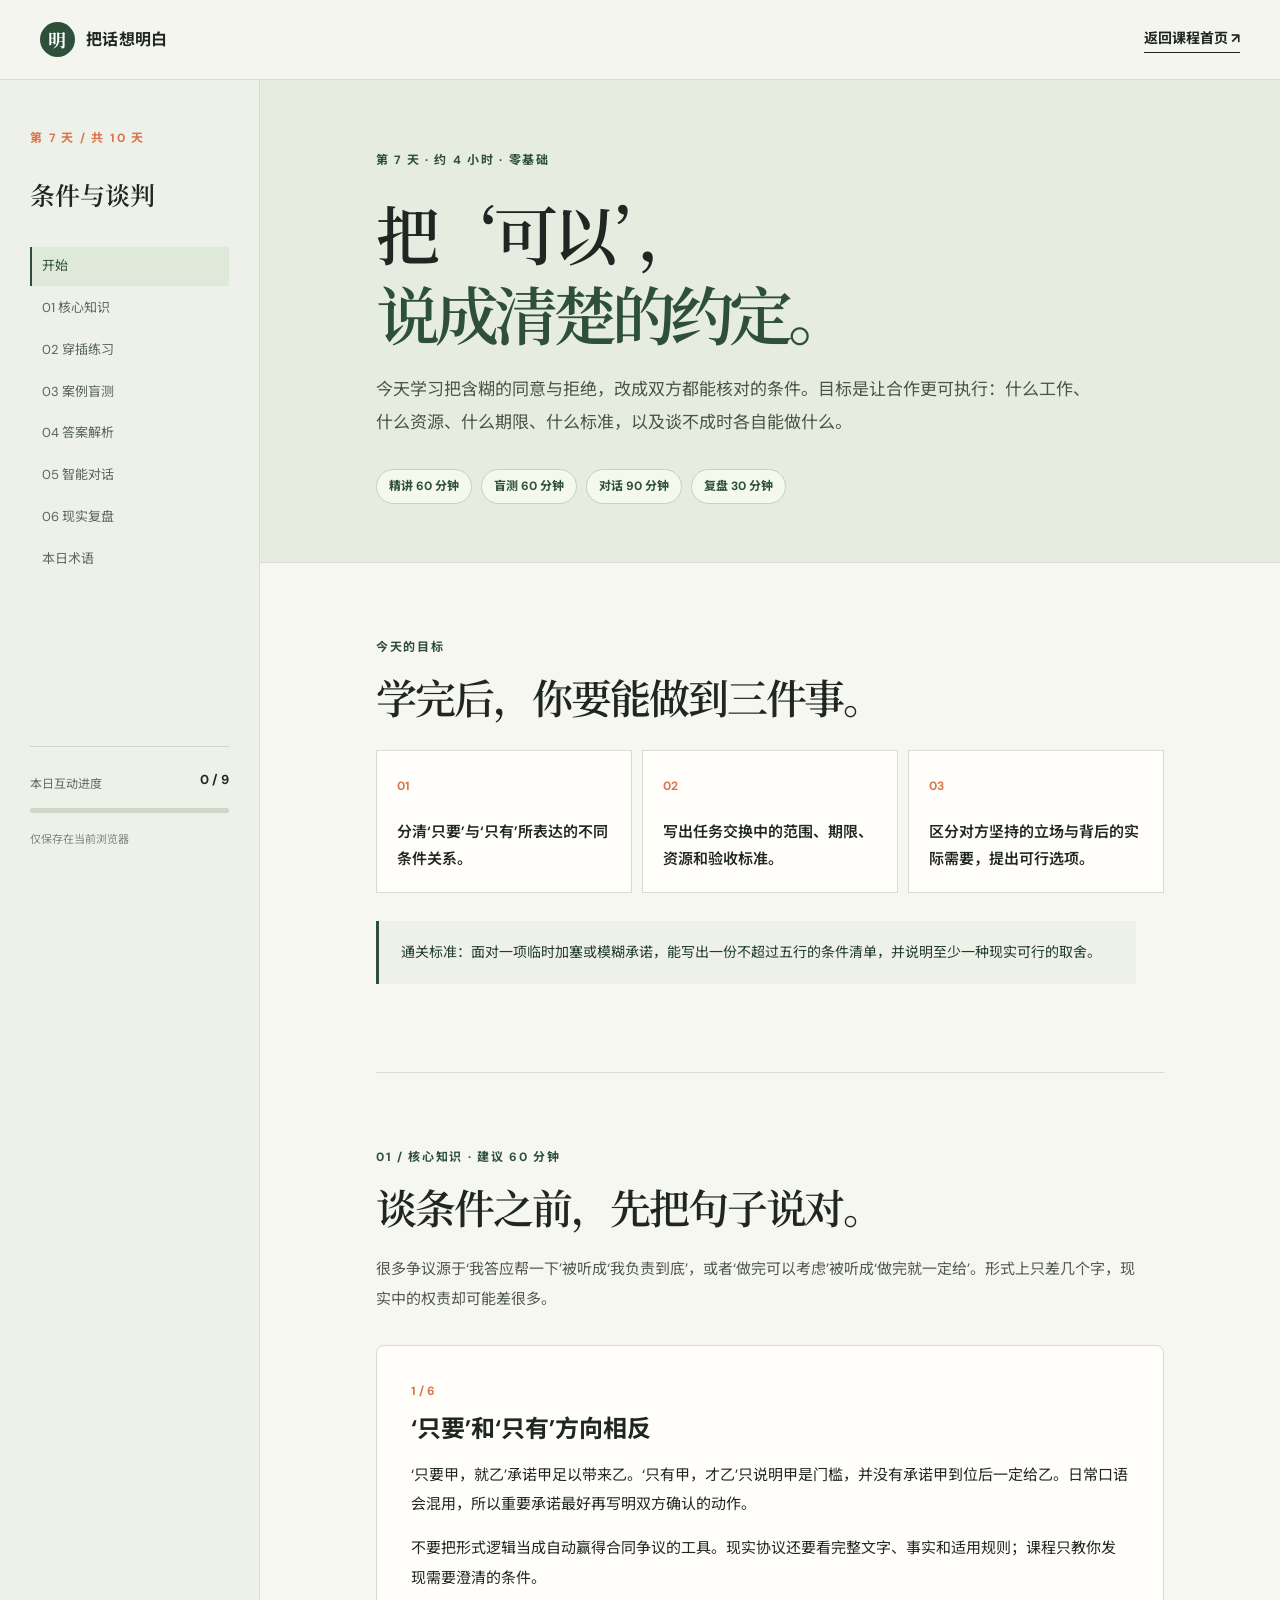
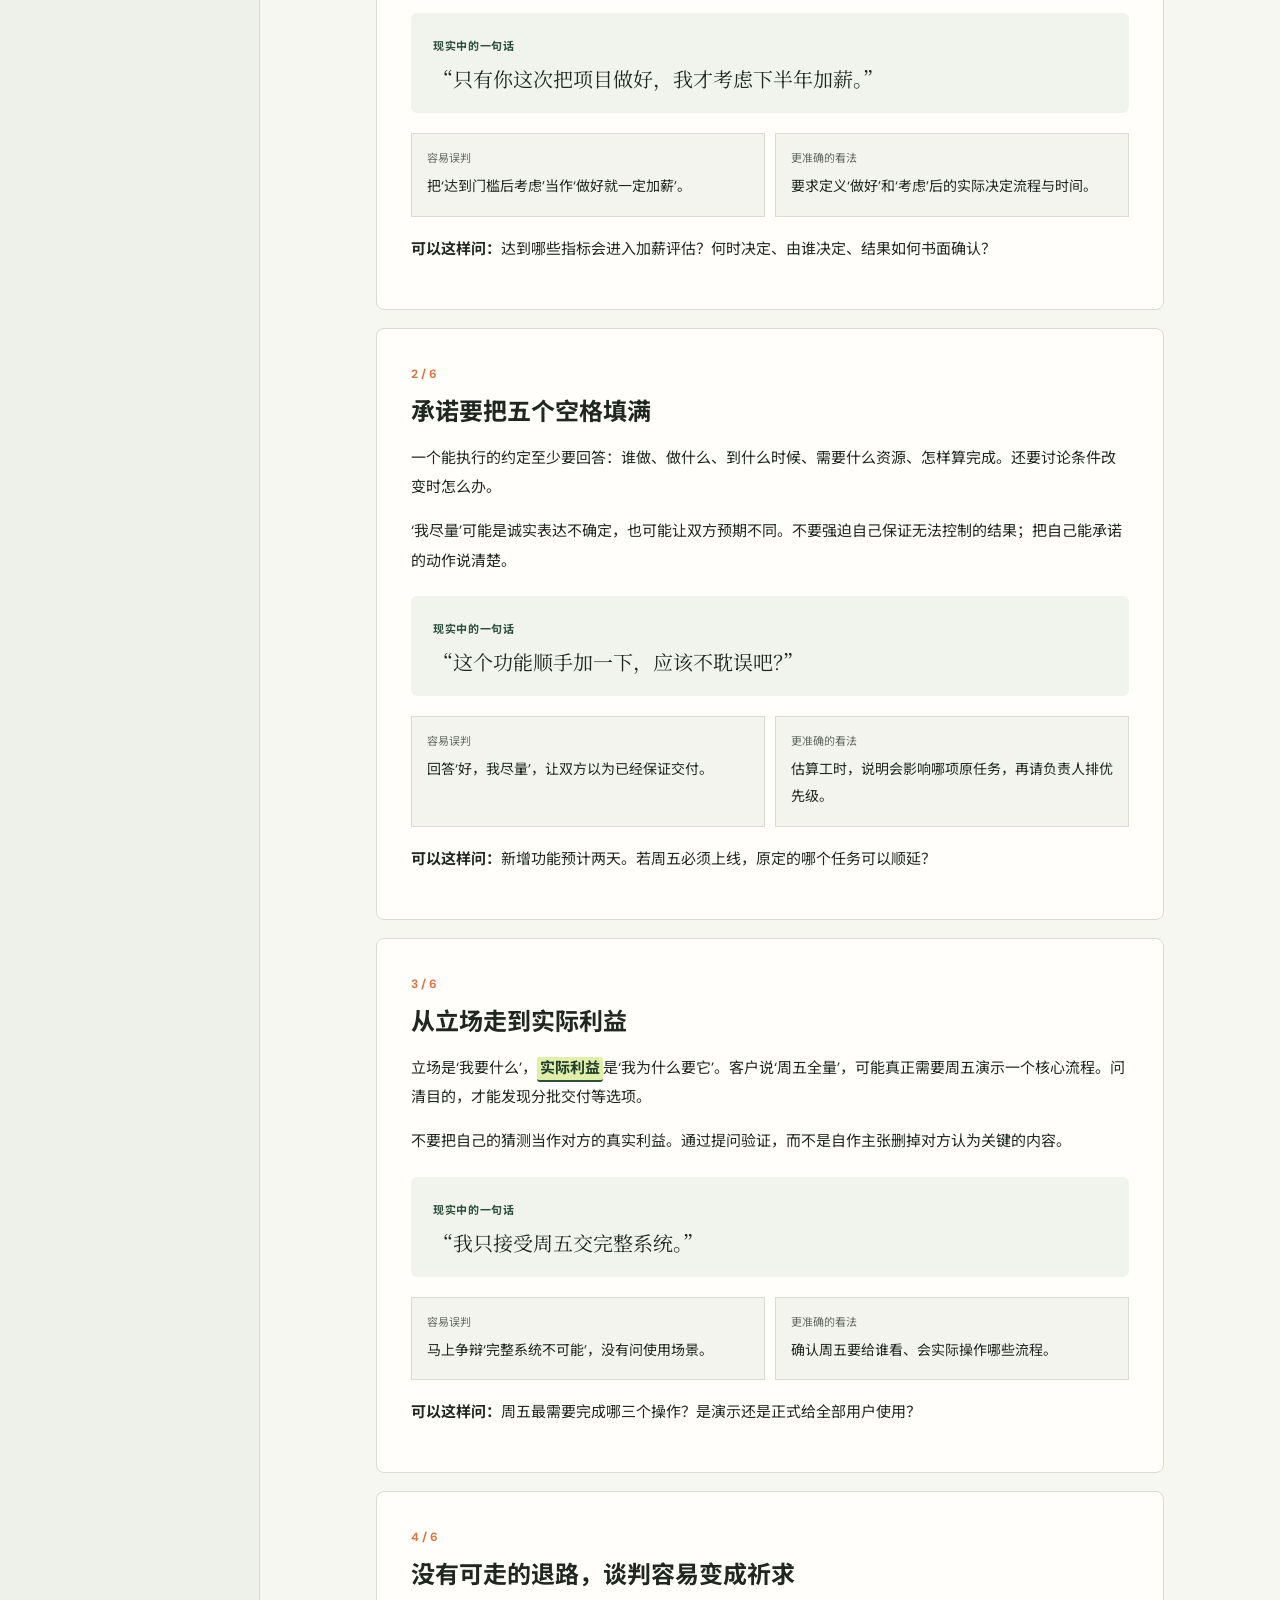
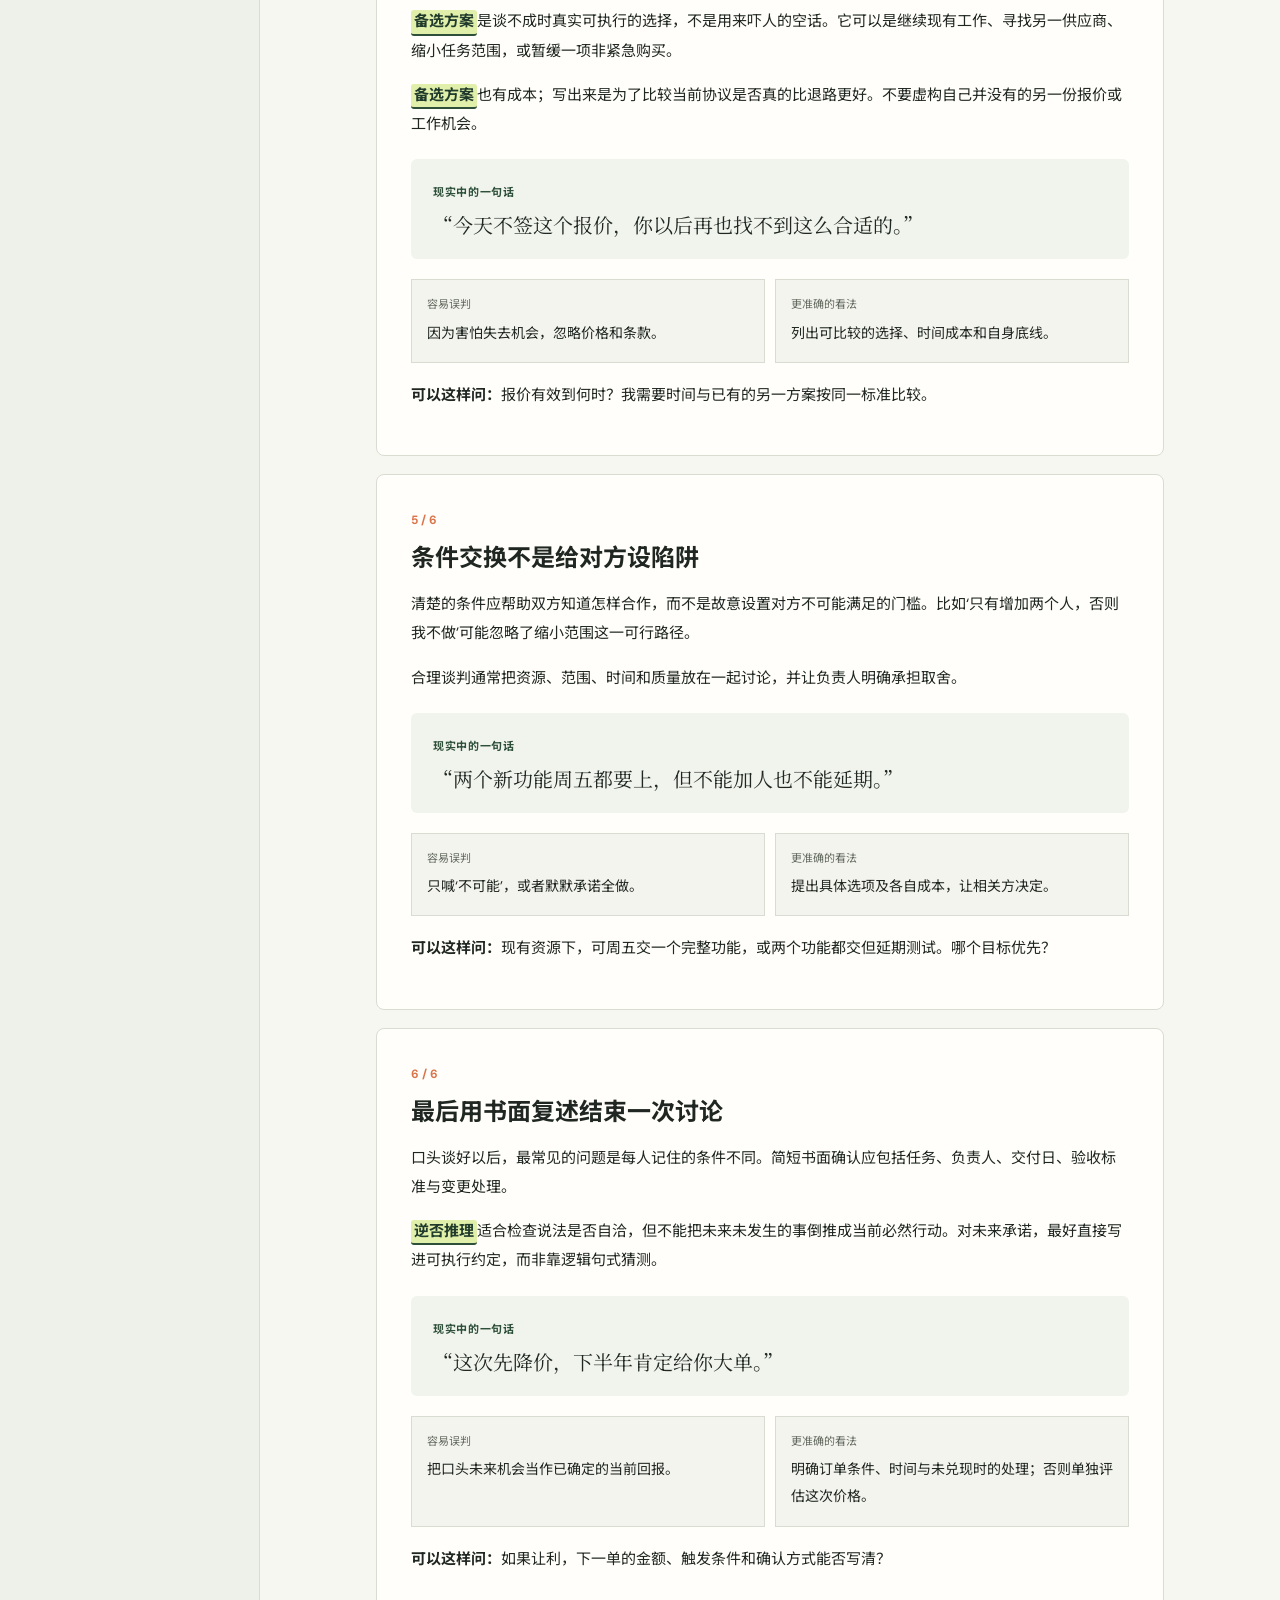
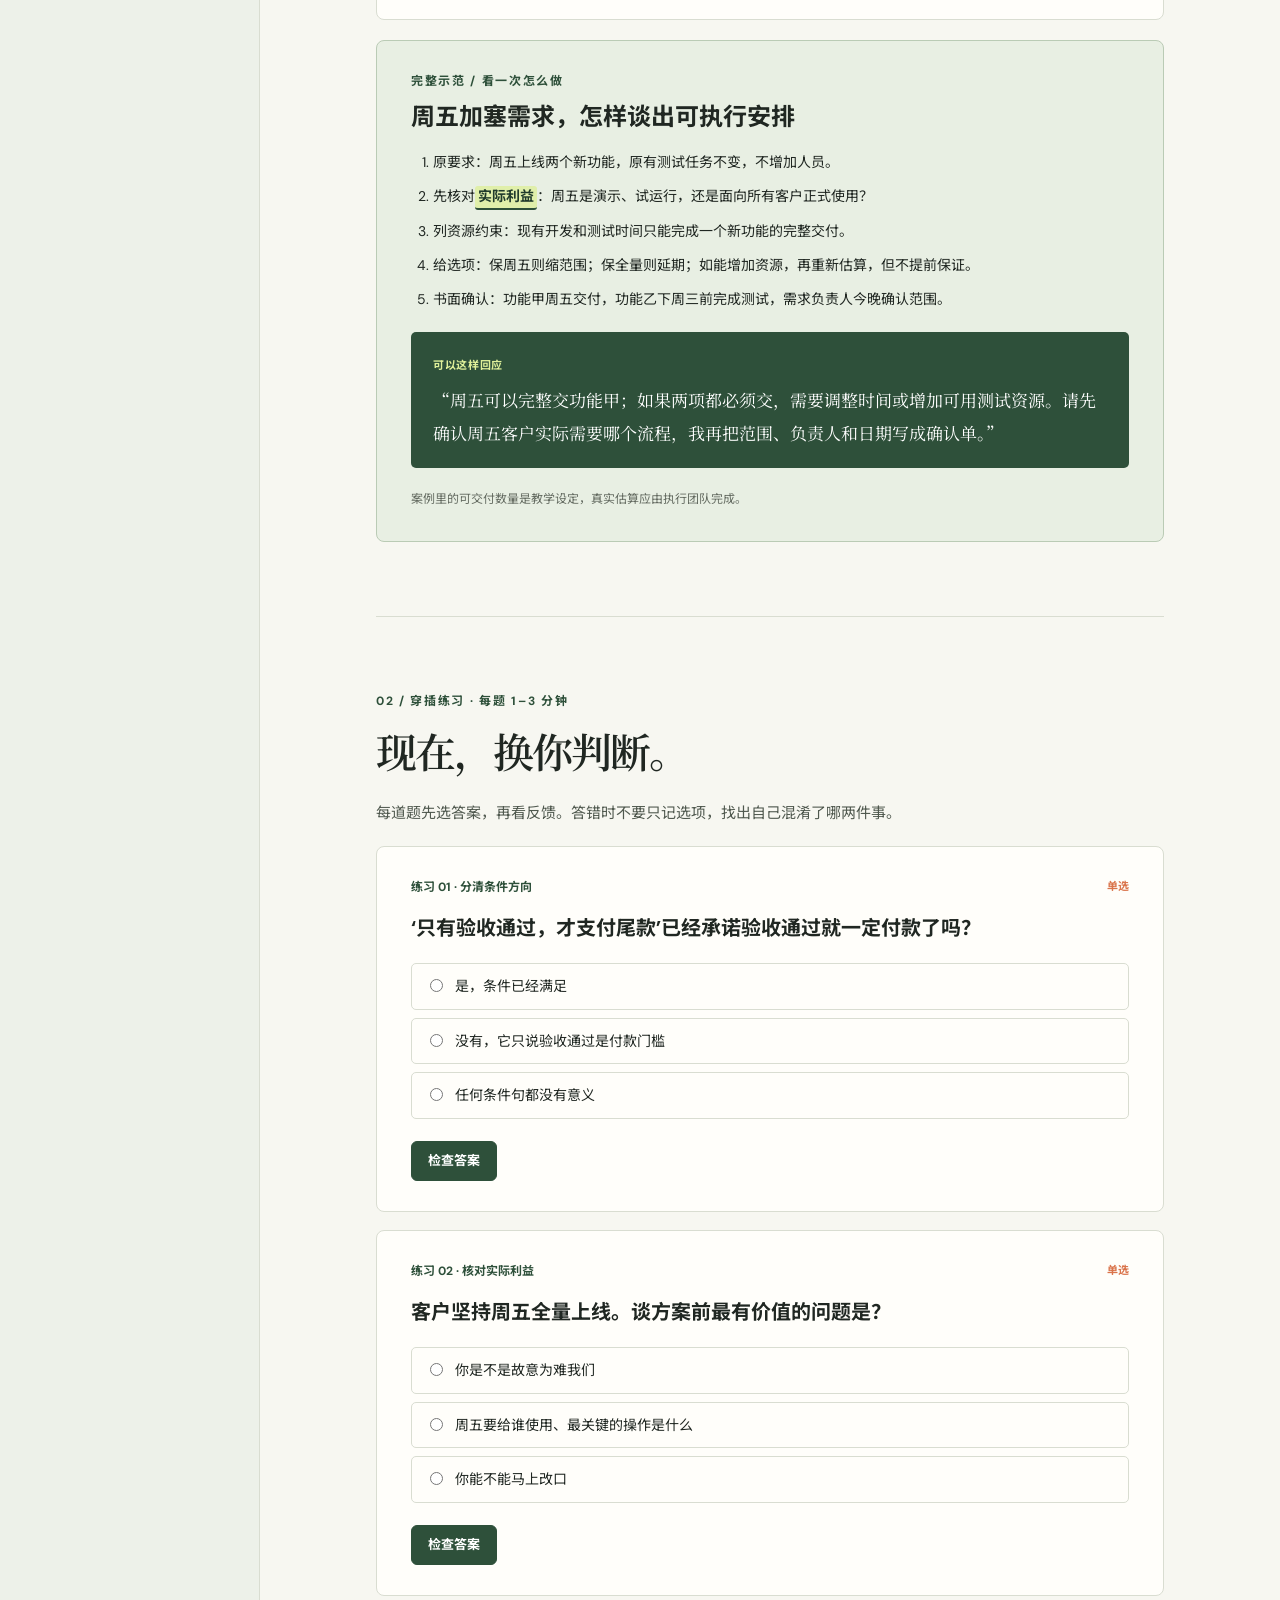
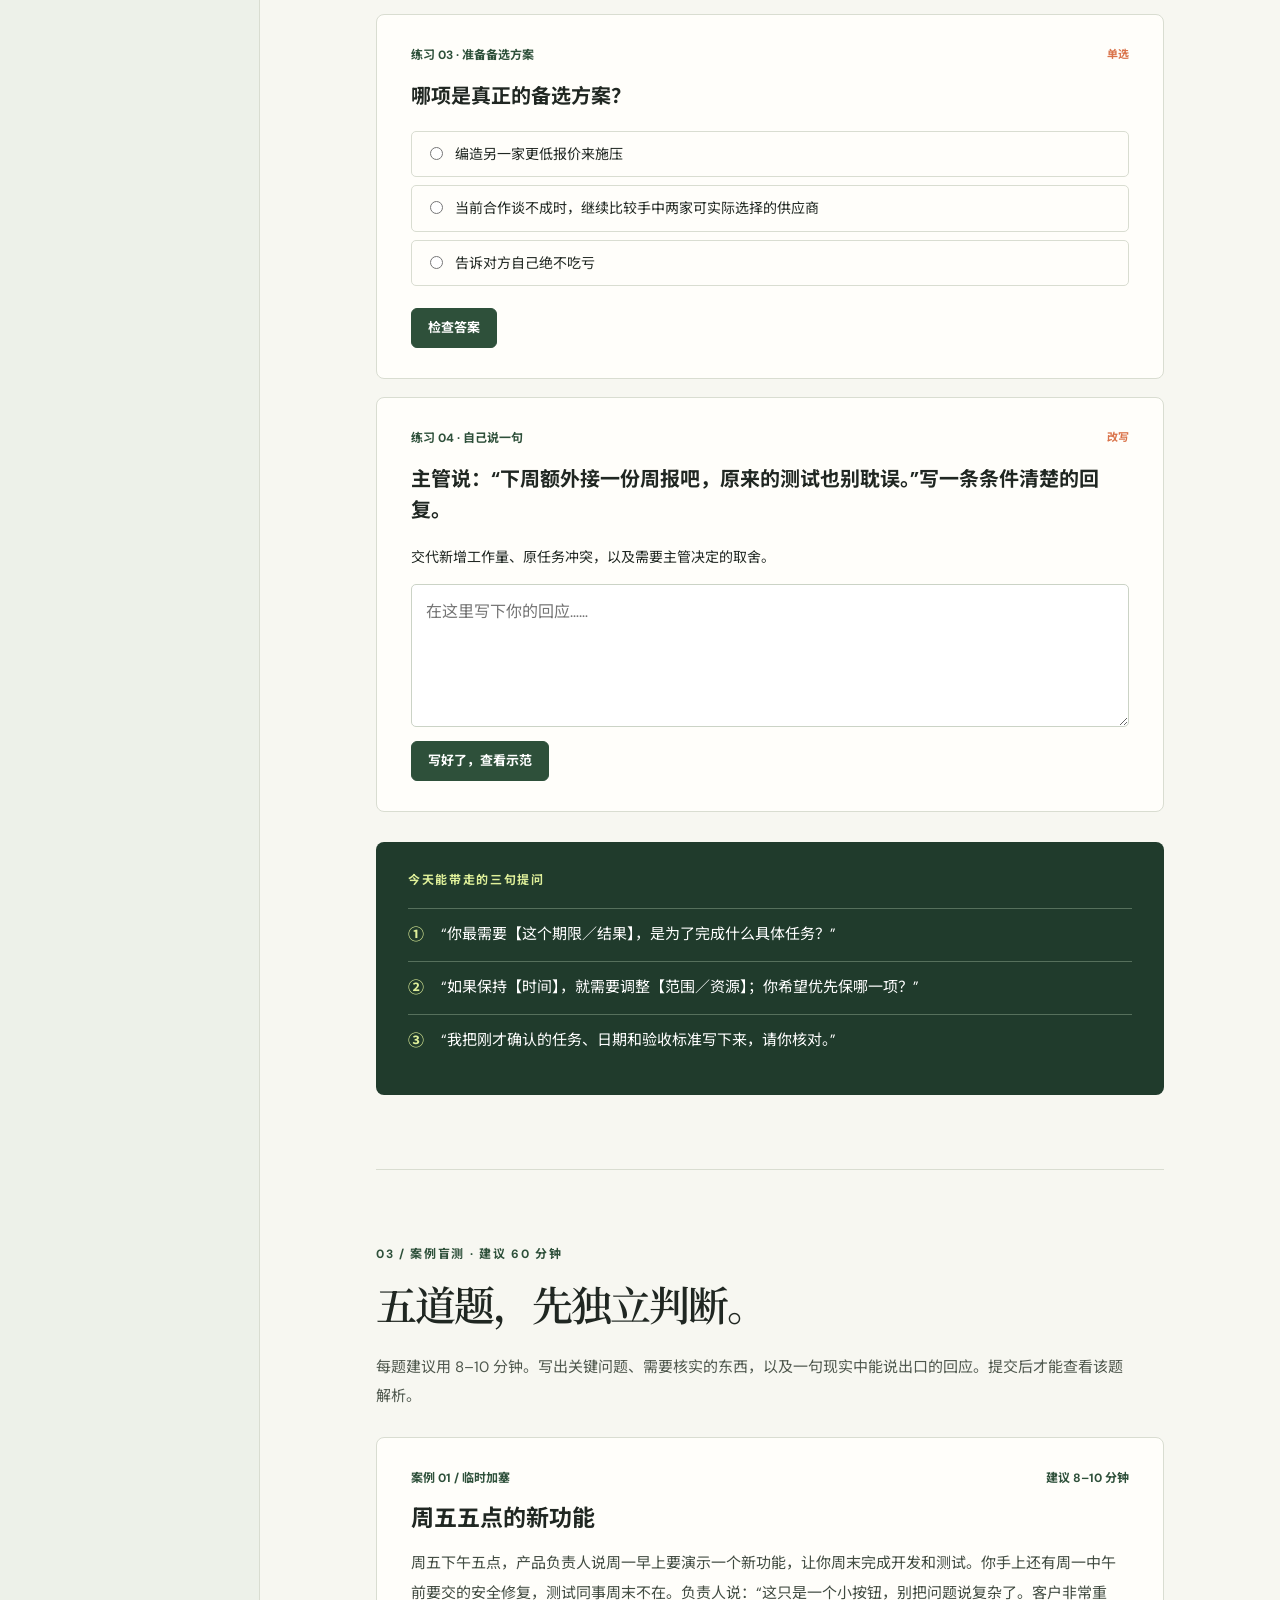
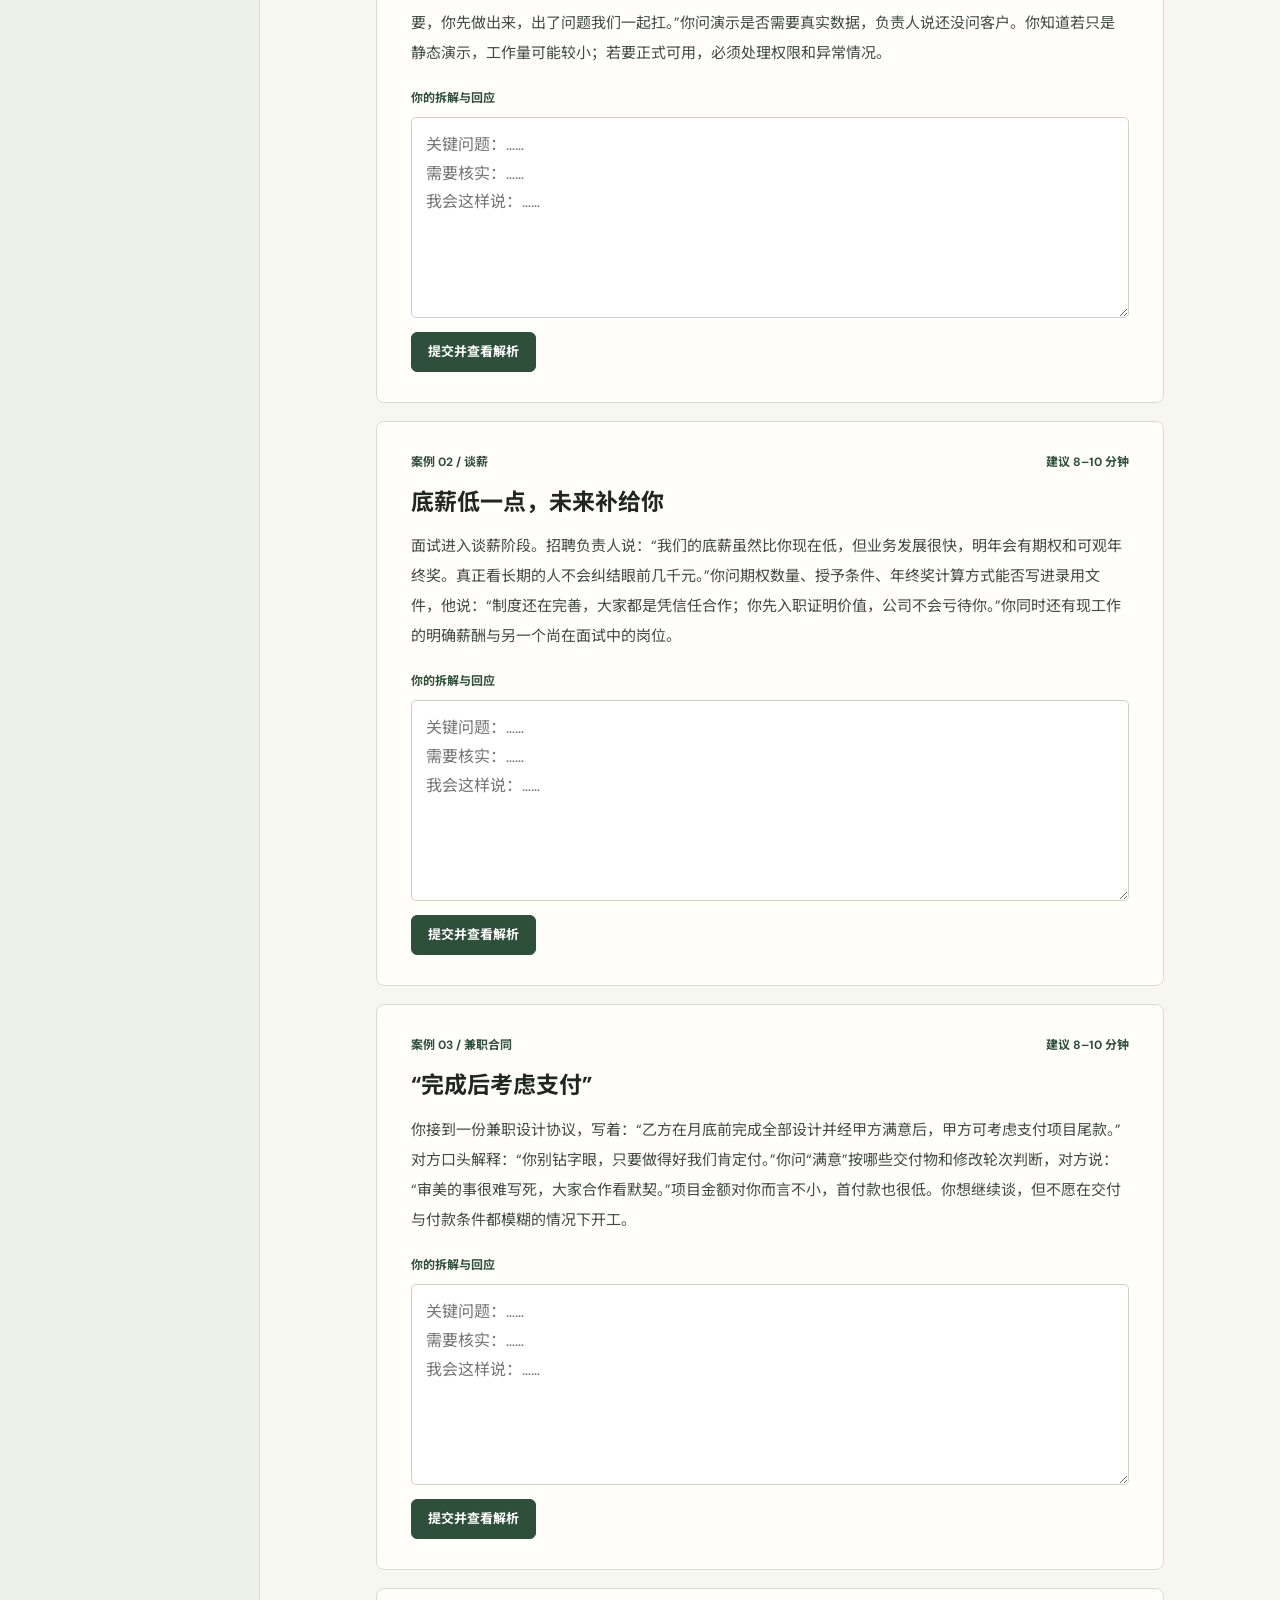
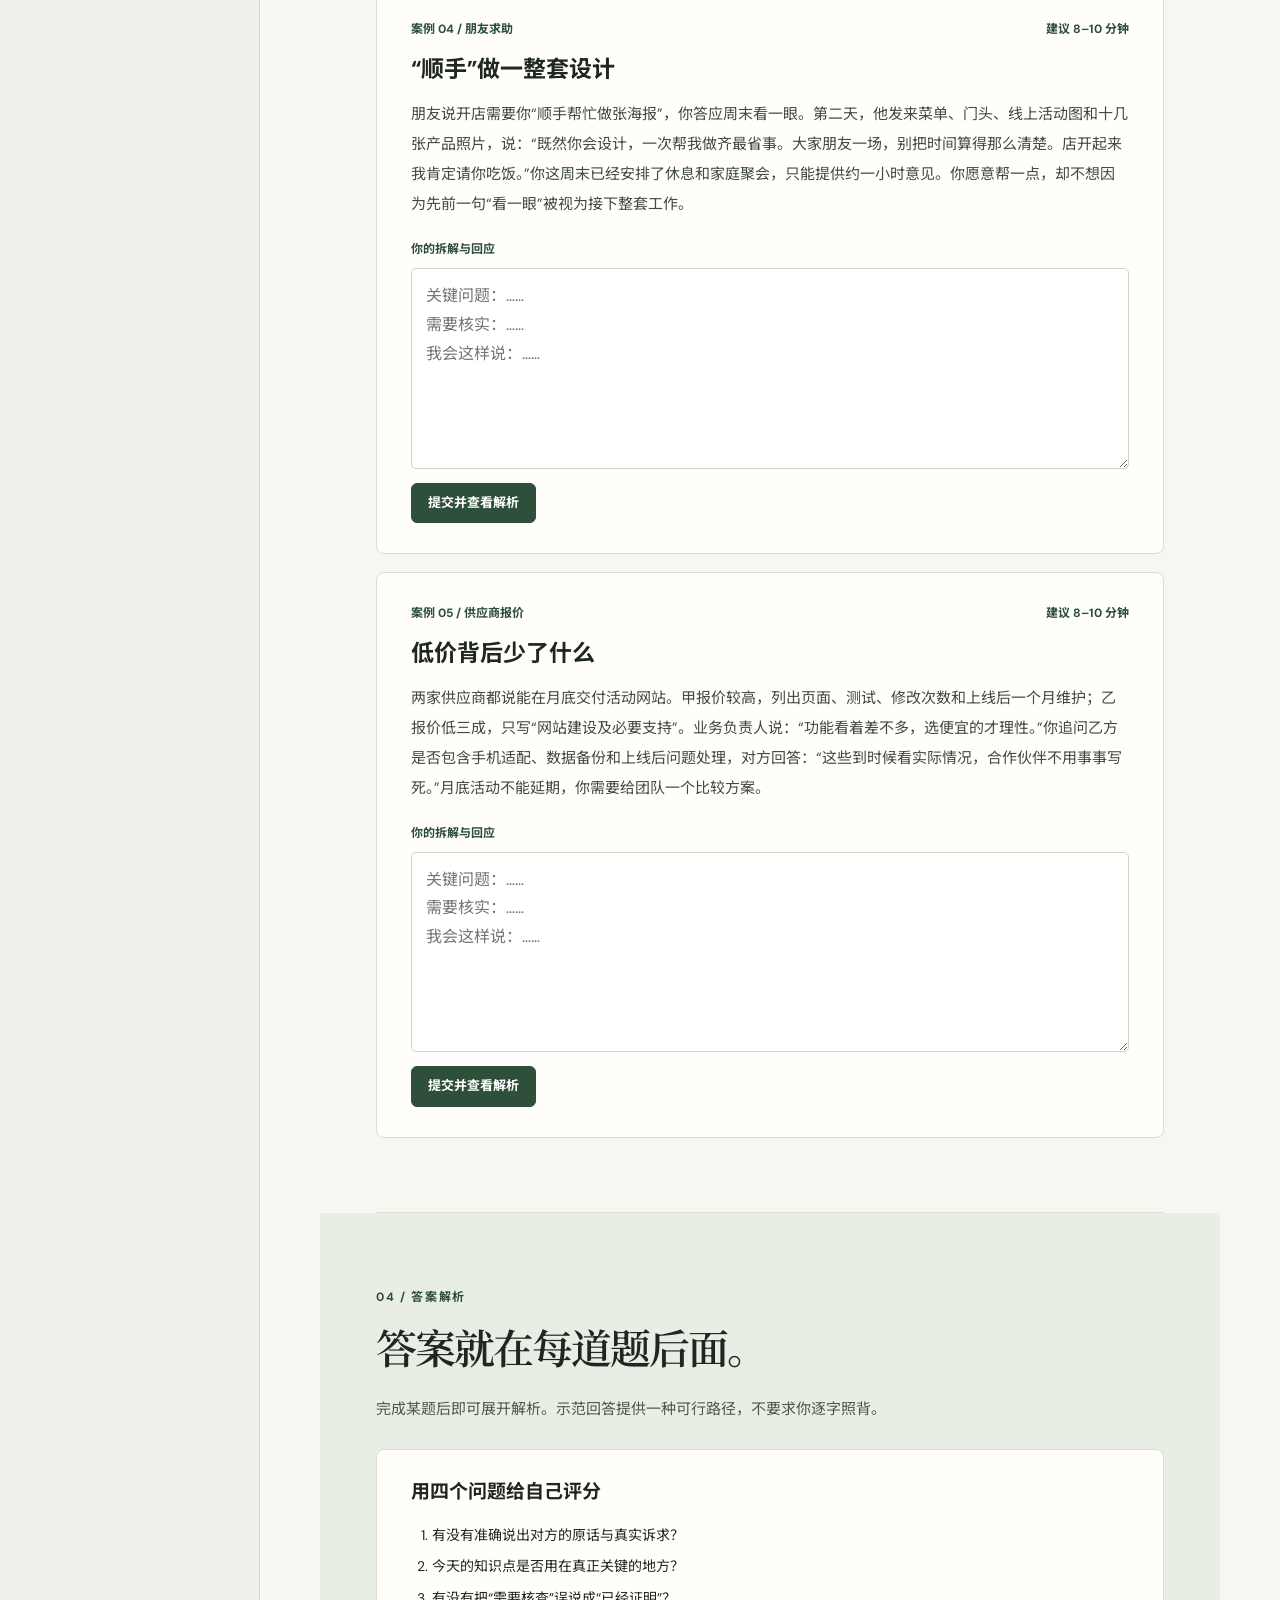
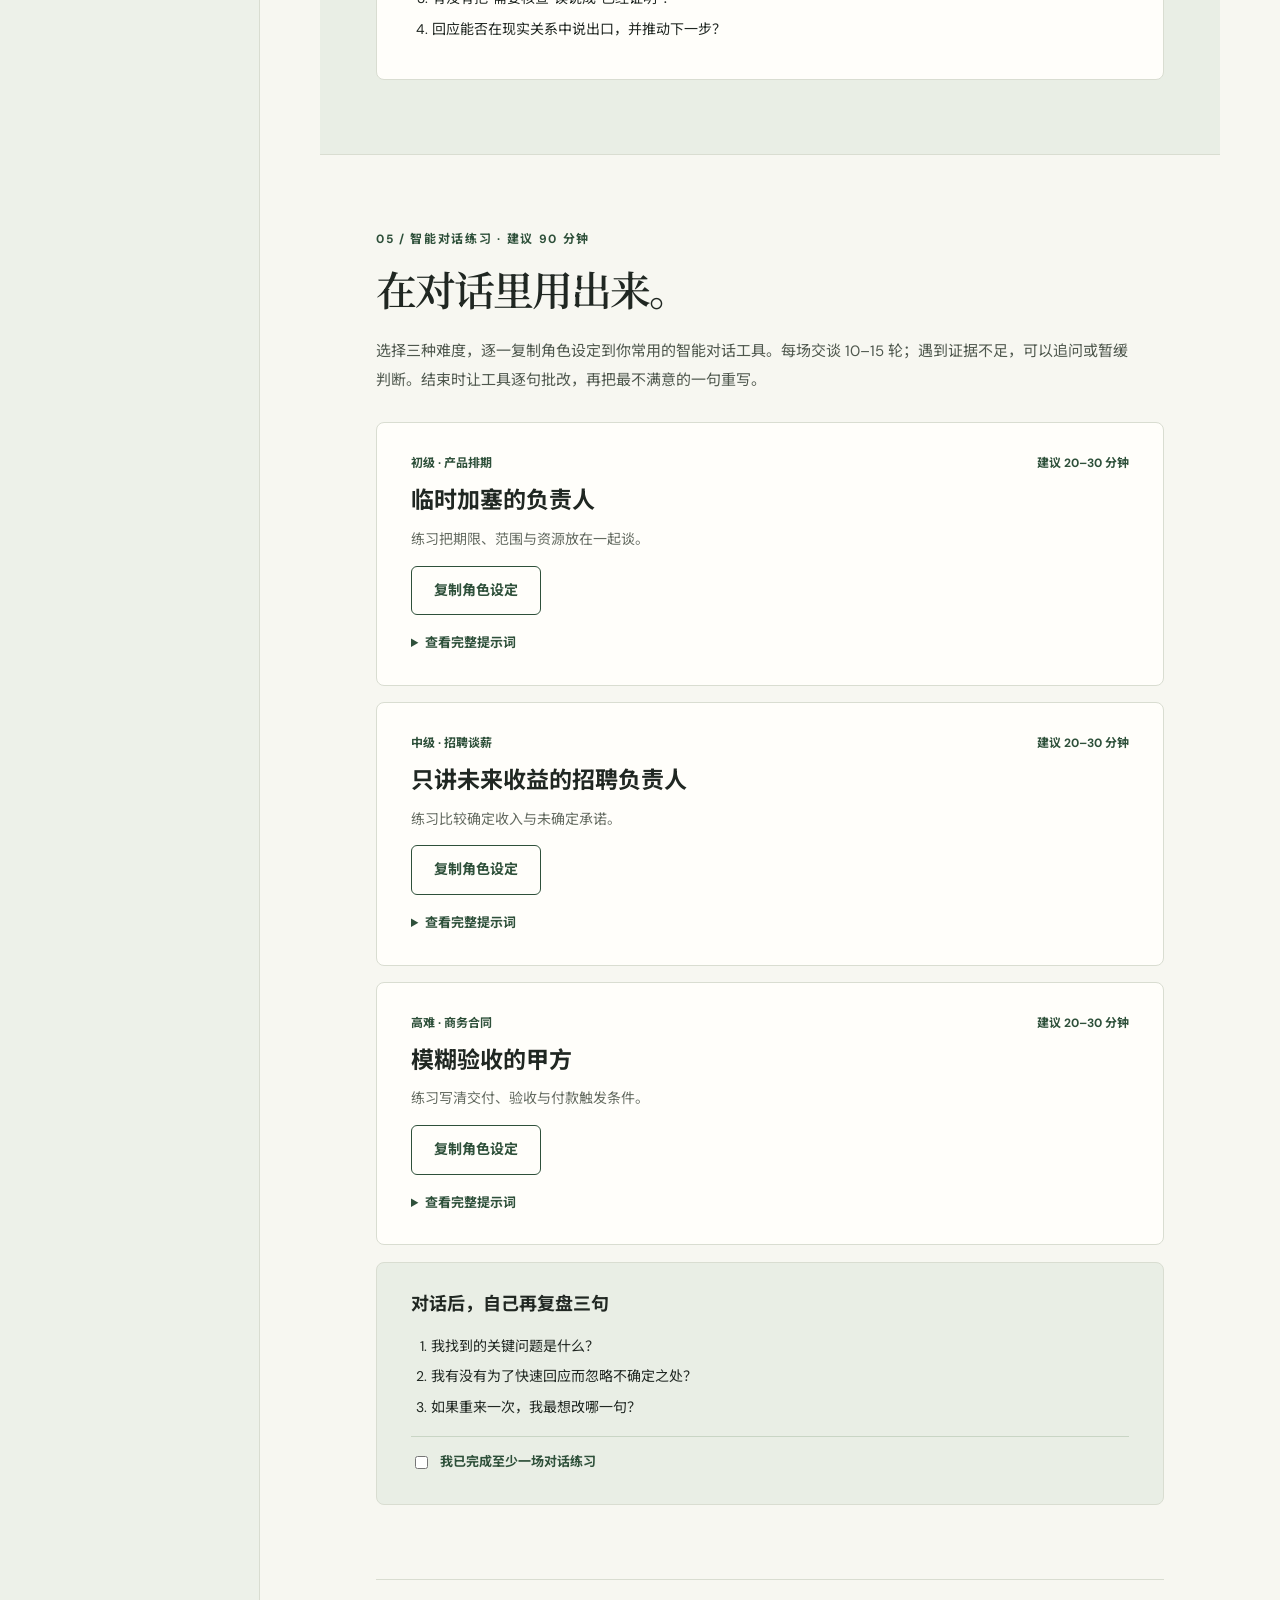
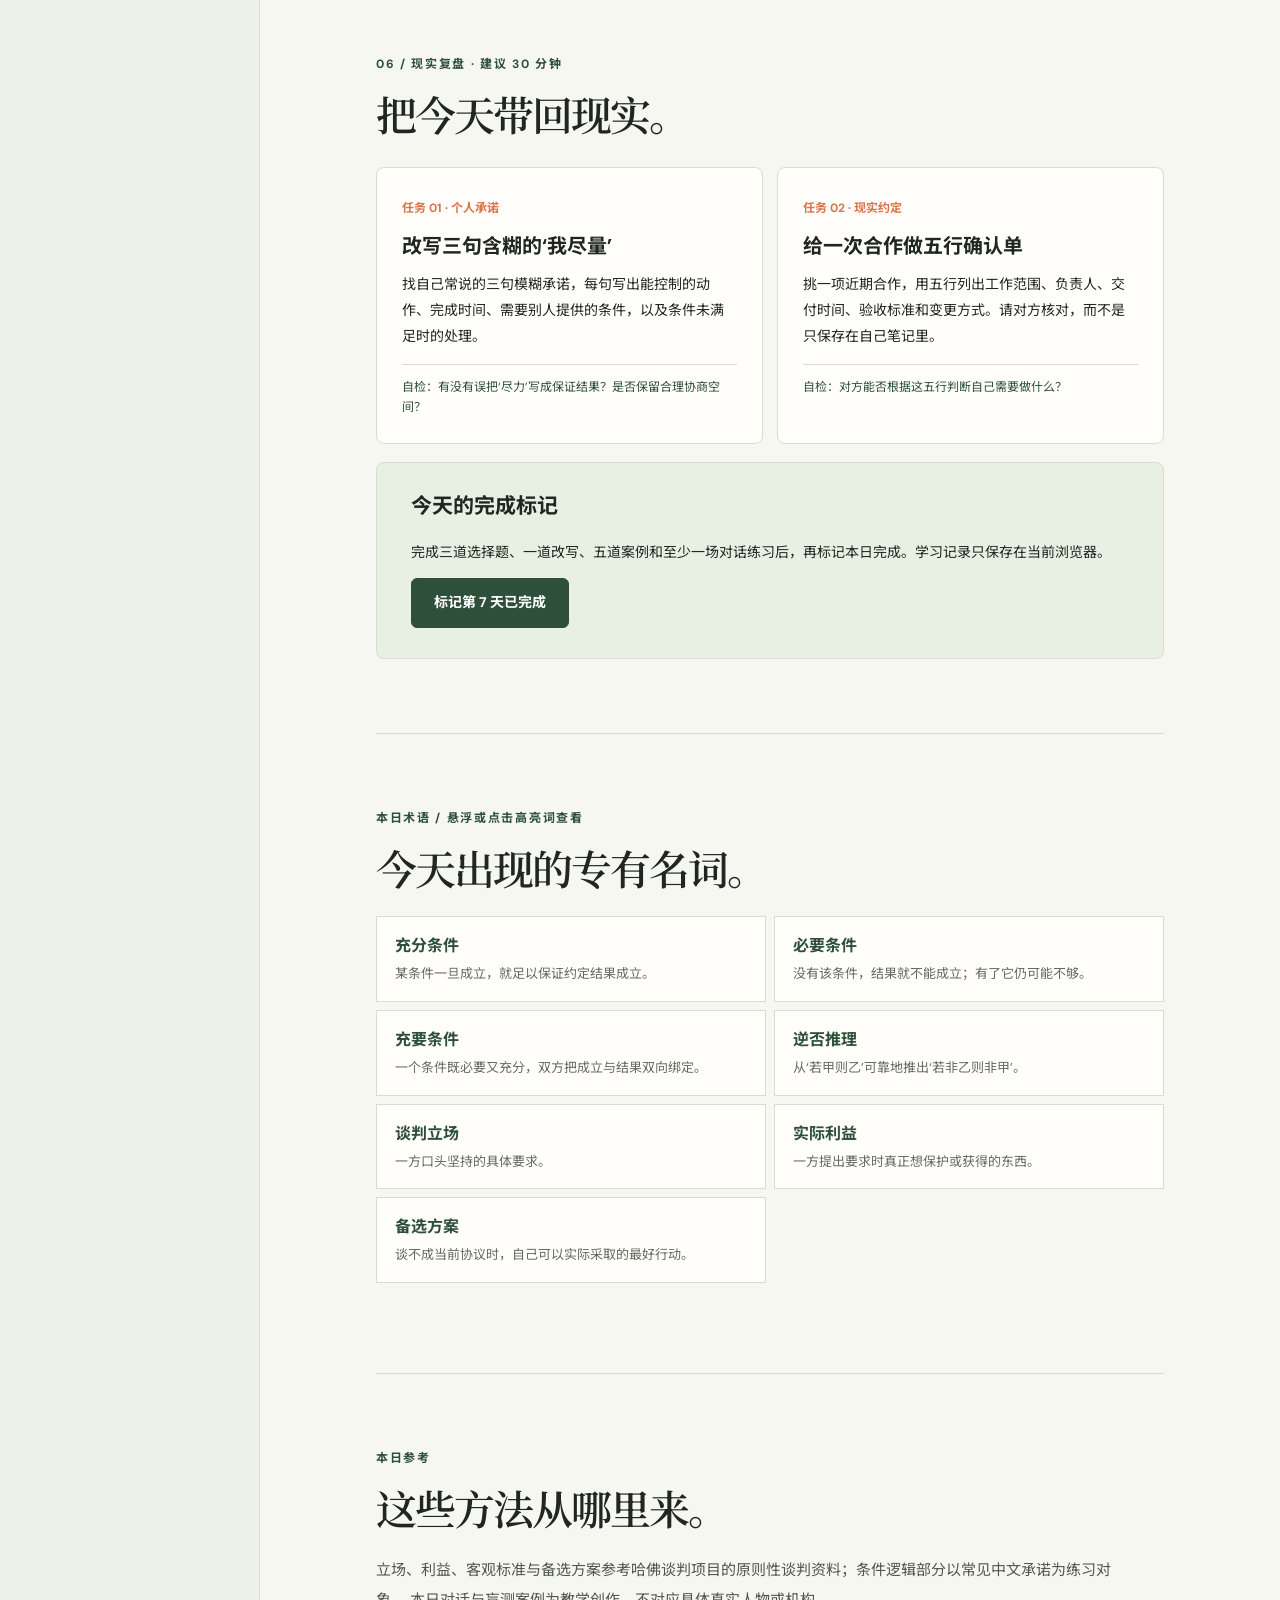
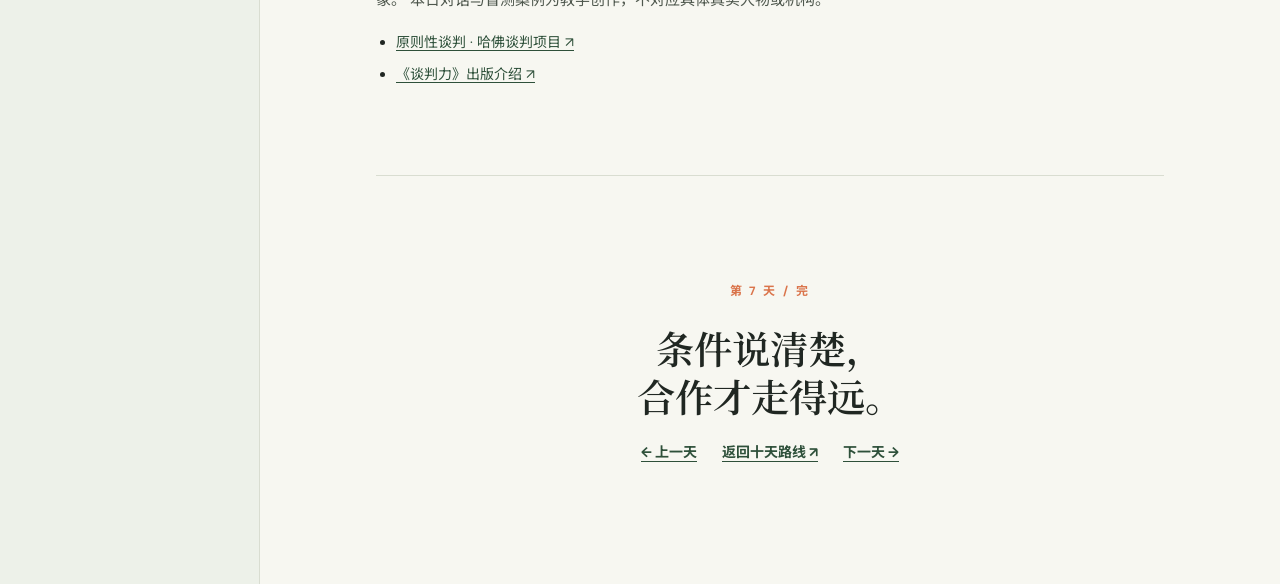
<file: day-07.html>
<!doctype html>
<html lang="zh-CN"><head><meta charset="utf-8"><meta name="viewport" content="width=device-width,initial-scale=1">
<meta name="description" content="第 7 天：条件与谈判。中文讲解、互动练习、五道盲测、智能对话与现实复盘。">
<title>第 7 天｜条件与谈判 · 把话想明白</title><link rel="stylesheet" href="styles.css">
<script>window.courseTerms={"充分条件": ["某条件一旦成立，就足以保证约定结果成立。", "例：‘只要周五交齐材料，我就付款’把交齐材料说成付款的充分条件。"], "必要条件": ["没有该条件，结果就不能成立；有了它仍可能不够。", "例：‘只有审核通过才付款’，审核通过是付款的必要条件。"], "充要条件": ["一个条件既必要又充分，双方把成立与结果双向绑定。", "例：‘当且仅当双方签收，项目进入结算’，仍需定义‘签收’。"], "逆否推理": ["从‘若甲则乙’可靠地推出‘若非乙则非甲’。", "例：若已付款就有支付记录；无支付记录则不能认定已付款。前提本身也须可靠。"], "谈判立场": ["一方口头坚持的具体要求。", "例：‘必须周五全量上线’。"], "实际利益": ["一方提出要求时真正想保护或获得的东西。", "例：客户周五要演示核心功能，未必必须全量上线。"], "备选方案": ["谈不成当前协议时，自己可以实际采取的最好行动。", "例：不接受不清楚的合同，继续比较其他合作机会。"]};</script><script defer src="script.js"></script></head>
<body class="lesson-page" data-day="07"><header class="site-header"><a class="brand" href="index.html"><span class="brand-mark">明</span><span>把话想明白</span></a><a class="header-link" href="index.html">返回课程首页 <span aria-hidden="true">↗</span></a></header>
<div class="lesson-layout"><aside class="lesson-aside" aria-label="本日目录"><div class="aside-inner"><p class="aside-label">第 7 天 / 共 10 天</p><h2>条件与谈判</h2><nav><a href="#start">开始</a><a href="#learn">01 核心知识</a><a href="#practice">02 穿插练习</a><a href="#blind-test">03 案例盲测</a><a href="#answers">04 答案解析</a><a href="#roleplay">05 智能对话</a><a href="#review">06 现实复盘</a><a href="#glossary">本日术语</a></nav><div class="aside-progress"><span>本日互动进度</span><strong id="progress-text">0 / 9</strong><div class="progress-track"><span id="progress-fill"></span></div><small>仅保存在当前浏览器</small></div></div></aside>
<main class="lesson-main"><section class="lesson-hero" id="start"><div class="lesson-hero-inner"><p class="eyebrow">第 7 天 · 约 4 小时 · 零基础</p><h1>把‘可以’，<br><em>说成清楚的约定。</em></h1><p class="lesson-intro">今天学习把含糊的同意与拒绝，改成双方都能核对的条件。目标是让合作更可执行：什么工作、什么资源、什么期限、什么标准，以及谈不成时各自能做什么。</p><div class="lesson-meta"><span>精讲 60 分钟</span><span>盲测 60 分钟</span><span>对话 90 分钟</span><span>复盘 30 分钟</span></div></div></section>
<div class="lesson-content"><section class="lesson-section opening"><span class="section-index">今天的目标</span><h2>学完后，你要能做到三件事。</h2><div class="goal-grid"><div><b>01</b><p>分清‘只要’与‘只有’所表达的不同条件关系。</p></div><div><b>02</b><p>写出任务交换中的范围、期限、资源和验收标准。</p></div><div><b>03</b><p>区分对方坚持的立场与背后的实际需要，提出可行选项。</p></div></div><p class="note">通关标准：面对一项临时加塞或模糊承诺，能写出一份不超过五行的条件清单，并说明至少一种现实可行的取舍。</p></section>
<section class="lesson-section" id="learn"><span class="section-index">01 / 核心知识 · 建议 60 分钟</span><h2>谈条件之前，先把句子说对。</h2><p>很多争议源于‘我答应帮一下’被听成‘我负责到底’，或者‘做完可以考虑’被听成‘做完就一定给’。形式上只差几个字，现实中的权责却可能差很多。</p><div class="concept-stack"><article class="concept-card"><span class="concept-num">1 / 6</span>
      <h3>‘只要’和‘只有’方向相反</h3><p>‘只要甲，就乙’承诺甲足以带来乙。‘只有甲，才乙’只说明甲是门槛，并没有承诺甲到位后一定给乙。日常口语会混用，所以重要承诺最好再写明双方确认的动作。</p><p>不要把形式逻辑当成自动赢得合同争议的工具。现实协议还要看完整文字、事实和适用规则；课程只教你发现需要澄清的条件。</p>
      <div class="dialogue"><span>现实中的一句话</span><p>“只有你这次把项目做好，我才考虑下半年加薪。”</p></div>
      <div class="comparison"><div><small>容易误判</small><p>把‘达到门槛后考虑’当作‘做好就一定加薪’。</p></div><div><small>更准确的看法</small><p>要求定义‘做好’和‘考虑’后的实际决定流程与时间。</p></div></div>
      <p><strong>可以这样问：</strong>达到哪些指标会进入加薪评估？何时决定、由谁决定、结果如何书面确认？</p></article><article class="concept-card"><span class="concept-num">2 / 6</span>
      <h3>承诺要把五个空格填满</h3><p>一个能执行的约定至少要回答：谁做、做什么、到什么时候、需要什么资源、怎样算完成。还要讨论条件改变时怎么办。</p><p>‘我尽量’可能是诚实表达不确定，也可能让双方预期不同。不要强迫自己保证无法控制的结果；把自己能承诺的动作说清楚。</p>
      <div class="dialogue"><span>现实中的一句话</span><p>“这个功能顺手加一下，应该不耽误吧？”</p></div>
      <div class="comparison"><div><small>容易误判</small><p>回答‘好，我尽量’，让双方以为已经保证交付。</p></div><div><small>更准确的看法</small><p>估算工时，说明会影响哪项原任务，再请负责人排优先级。</p></div></div>
      <p><strong>可以这样问：</strong>新增功能预计两天。若周五必须上线，原定的哪个任务可以顺延？</p></article><article class="concept-card"><span class="concept-num">3 / 6</span>
      <h3>从立场走到实际利益</h3><p>立场是‘我要什么’，<button class="term" data-term="实际利益">实际利益</button>是‘我为什么要它’。客户说‘周五全量’，可能真正需要周五演示一个核心流程。问清目的，才能发现分批交付等选项。</p><p>不要把自己的猜测当作对方的真实利益。通过提问验证，而不是自作主张删掉对方认为关键的内容。</p>
      <div class="dialogue"><span>现实中的一句话</span><p>“我只接受周五交完整系统。”</p></div>
      <div class="comparison"><div><small>容易误判</small><p>马上争辩‘完整系统不可能’，没有问使用场景。</p></div><div><small>更准确的看法</small><p>确认周五要给谁看、会实际操作哪些流程。</p></div></div>
      <p><strong>可以这样问：</strong>周五最需要完成哪三个操作？是演示还是正式给全部用户使用？</p></article><article class="concept-card"><span class="concept-num">4 / 6</span>
      <h3>没有可走的退路，谈判容易变成祈求</h3><p><button class="term" data-term="备选方案">备选方案</button>是谈不成时真实可执行的选择，不是用来吓人的空话。它可以是继续现有工作、寻找另一供应商、缩小任务范围，或暂缓一项非紧急购买。</p><p><button class="term" data-term="备选方案">备选方案</button>也有成本；写出来是为了比较当前协议是否真的比退路更好。不要虚构自己并没有的另一份报价或工作机会。</p>
      <div class="dialogue"><span>现实中的一句话</span><p>“今天不签这个报价，你以后再也找不到这么合适的。”</p></div>
      <div class="comparison"><div><small>容易误判</small><p>因为害怕失去机会，忽略价格和条款。</p></div><div><small>更准确的看法</small><p>列出可比较的选择、时间成本和自身底线。</p></div></div>
      <p><strong>可以这样问：</strong>报价有效到何时？我需要时间与已有的另一方案按同一标准比较。</p></article><article class="concept-card"><span class="concept-num">5 / 6</span>
      <h3>条件交换不是给对方设陷阱</h3><p>清楚的条件应帮助双方知道怎样合作，而不是故意设置对方不可能满足的门槛。比如‘只有增加两个人，否则我不做’可能忽略了缩小范围这一可行路径。</p><p>合理谈判通常把资源、范围、时间和质量放在一起讨论，并让负责人明确承担取舍。</p>
      <div class="dialogue"><span>现实中的一句话</span><p>“两个新功能周五都要上，但不能加人也不能延期。”</p></div>
      <div class="comparison"><div><small>容易误判</small><p>只喊‘不可能’，或者默默承诺全做。</p></div><div><small>更准确的看法</small><p>提出具体选项及各自成本，让相关方决定。</p></div></div>
      <p><strong>可以这样问：</strong>现有资源下，可周五交一个完整功能，或两个功能都交但延期测试。哪个目标优先？</p></article><article class="concept-card"><span class="concept-num">6 / 6</span>
      <h3>最后用书面复述结束一次讨论</h3><p>口头谈好以后，最常见的问题是每人记住的条件不同。简短书面确认应包括任务、负责人、交付日、验收标准与变更处理。</p><p><button class="term" data-term="逆否推理">逆否推理</button>适合检查说法是否自洽，但不能把未来未发生的事倒推成当前必然行动。对未来承诺，最好直接写进可执行约定，而非靠逻辑句式猜测。</p>
      <div class="dialogue"><span>现实中的一句话</span><p>“这次先降价，下半年肯定给你大单。”</p></div>
      <div class="comparison"><div><small>容易误判</small><p>把口头未来机会当作已确定的当前回报。</p></div><div><small>更准确的看法</small><p>明确订单条件、时间与未兑现时的处理；否则单独评估这次价格。</p></div></div>
      <p><strong>可以这样问：</strong>如果让利，下一单的金额、触发条件和确认方式能否写清？</p></article></div><div class="worked-example"><span class="section-index">完整示范 / 看一次怎么做</span><h3>周五加塞需求，怎样谈出可执行安排</h3><ol><li>原要求：周五上线两个新功能，原有测试任务不变，不增加人员。</li><li>先核对<button class="term" data-term="实际利益">实际利益</button>：周五是演示、试运行，还是面向所有客户正式使用？</li><li>列资源约束：现有开发和测试时间只能完成一个新功能的完整交付。</li><li>给选项：保周五则缩范围；保全量则延期；如能增加资源，再重新估算，但不提前保证。</li><li>书面确认：功能甲周五交付，功能乙下周三前完成测试，需求负责人今晚确认范围。</li></ol><div class="response-box"><span>可以这样回应</span><p>“周五可以完整交功能甲；如果两项都必须交，需要调整时间或增加可用测试资源。请先确认周五客户实际需要哪个流程，我再把范围、负责人和日期写成确认单。”</p></div><p class="fine-print">案例里的可交付数量是教学设定，真实估算应由执行团队完成。</p></div></section>
<section class="lesson-section" id="practice"><span class="section-index">02 / 穿插练习 · 每题 1–3 分钟</span><h2>现在，换你判断。</h2><p>每道题先选答案，再看反馈。答错时不要只记选项，找出自己混淆了哪两件事。</p><div class="quiz" data-quiz="q1" data-answer="b"><div class="quiz-head"><span>练习 01 · 分清条件方向</span><strong>单选</strong></div>
      <h3>‘只有验收通过，才支付尾款’已经承诺验收通过就一定付款了吗？</h3><label><input type="radio" name="q1" value="a"> 是，条件已经满足</label><label><input type="radio" name="q1" value="b"> 没有，它只说验收通过是付款门槛</label><label><input type="radio" name="q1" value="c"> 任何条件句都没有意义</label><button class="button small quiz-submit" type="button">检查答案</button>
      <div class="quiz-feedback" aria-live="polite" data-correct="对。‘只有’表达必要条件，仍需写清付款期限与其他条件。" data-wrong="比较‘只有甲才乙’与‘只要甲就乙’的方向。"></div></div><div class="quiz" data-quiz="q2" data-answer="b"><div class="quiz-head"><span>练习 02 · 核对实际利益</span><strong>单选</strong></div>
      <h3>客户坚持周五全量上线。谈方案前最有价值的问题是？</h3><label><input type="radio" name="q2" value="a"> 你是不是故意为难我们</label><label><input type="radio" name="q2" value="b"> 周五要给谁使用、最关键的操作是什么</label><label><input type="radio" name="q2" value="c"> 你能不能马上改口</label><button class="button small quiz-submit" type="button">检查答案</button>
      <div class="quiz-feedback" aria-live="polite" data-correct="对。先理解目的，才能提出符合利益的不同交付方式。" data-wrong="不要先猜动机，先问具体使用场景。"></div></div><div class="quiz" data-quiz="q3" data-answer="b"><div class="quiz-head"><span>练习 03 · 准备备选方案</span><strong>单选</strong></div>
      <h3>哪项是真正的备选方案？</h3><label><input type="radio" name="q3" value="a"> 编造另一家更低报价来施压</label><label><input type="radio" name="q3" value="b"> 当前合作谈不成时，继续比较手中两家可实际选择的供应商</label><label><input type="radio" name="q3" value="c"> 告诉对方自己绝不吃亏</label><button class="button small quiz-submit" type="button">检查答案</button>
      <div class="quiz-feedback" aria-live="polite" data-correct="对。备选方案必须真实且可执行。" data-wrong="备选方案不是口号或虚构威胁。"></div></div><div class="short-task" data-task="rewrite"><div class="quiz-head"><span>练习 04 · 自己说一句</span><strong>改写</strong></div><h3>主管说：“下周额外接一份周报吧，原来的测试也别耽误。”写一条条件清楚的回复。</h3><p>交代新增工作量、原任务冲突，以及需要主管决定的取舍。</p><textarea rows="4" placeholder="在这里写下你的回应……" aria-label="写下你的回应"></textarea><button class="button small task-reveal" type="button">写好了，查看示范</button><div class="task-feedback" hidden><strong>一种回应</strong><p>“周报每周约占半天，会挤占下周三前的测试。若周报优先，请确认测试由谁接手或顺延到哪天；确定后我按新安排执行。”</p><p>自检：是否给了可选方案？是否避免保证自己控制不了的交付？</p></div></div><div class="quick-reference"><span class="section-index">今天能带走的三句提问</span><div><b>①</b><p>“你最需要【这个期限／结果】，是为了完成什么具体任务？”</p></div><div><b>②</b><p>“如果保持【时间】，就需要调整【范围／资源】；你希望优先保哪一项？”</p></div><div><b>③</b><p>“我把刚才确认的任务、日期和验收标准写下来，请你核对。”</p></div></div></section>
<section class="lesson-section" id="blind-test"><span class="section-index">03 / 案例盲测 · 建议 60 分钟</span><h2>五道题，先独立判断。</h2><p>每题建议用 8–10 分钟。写出关键问题、需要核实的东西，以及一句现实中能说出口的回应。提交后才能查看该题解析。</p><div class="case-list"><article class="case" data-case="1"><div class="case-top"><span>案例 01 / 临时加塞</span><span>建议 8–10 分钟</span></div>
      <h3>周五五点的新功能</h3><p>周五下午五点，产品负责人说周一早上要演示一个新功能，让你周末完成开发和测试。你手上还有周一中午前要交的安全修复，测试同事周末不在。负责人说：“这只是一个小按钮，别把问题说复杂了。客户非常重要，你先做出来，出了问题我们一起扛。”你问演示是否需要真实数据，负责人说还没问客户。你知道若只是静态演示，工作量可能较小；若要正式可用，必须处理权限和异常情况。</p><label for="case-1-answer">你的拆解与回应</label>
      <textarea id="case-1-answer" rows="6" placeholder="关键问题：……&#10;需要核实：……&#10;我会这样说：……"></textarea>
      <button class="button small case-reveal" type="button">提交并查看解析</button>
      <div class="case-answer" hidden><strong>拆解参考</strong><p><b>关键问题：</b>‘小按钮’没有定义交付范围；静态演示与正式可用的条件、工时和风险不同，口头‘一起扛’也未明确责任。</p><p><b>回应示范：</b>“先确认周一是静态演示还是真实可用。静态演示我今晚可以评估；正式功能需要测试资源，并会影响安全修复。请确认优先级与验收范围。”</p><p class="answer-note">课程不替真实项目估算工时或安全风险。</p></div></article><article class="case" data-case="2"><div class="case-top"><span>案例 02 / 谈薪</span><span>建议 8–10 分钟</span></div>
      <h3>底薪低一点，未来补给你</h3><p>面试进入谈薪阶段。招聘负责人说：“我们的底薪虽然比你现在低，但业务发展很快，明年会有期权和可观年终奖。真正看长期的人不会纠结眼前几千元。”你问期权数量、授予条件、年终奖计算方式能否写进录用文件，他说：“制度还在完善，大家都是凭信任合作；你先入职证明价值，公司不会亏待你。”你同时还有现工作的明确薪酬与另一个尚在面试中的岗位。</p><label for="case-2-answer">你的拆解与回应</label>
      <textarea id="case-2-answer" rows="6" placeholder="关键问题：……&#10;需要核实：……&#10;我会这样说：……"></textarea>
      <button class="button small case-reveal" type="button">提交并查看解析</button>
      <div class="case-answer" hidden><strong>拆解参考</strong><p><b>关键问题：</b>确定的当前降薪与未明确的未来收益被放在一起比较；‘看长期’不能替代数量、条件和时间。</p><p><b>回应示范：</b>“我愿意评估长期收益，但需要把底薪、期权授予条件和奖金规则分开列明。若这些暂时无法确认，我会按已确定的薪酬条件比较机会。”</p><p class="answer-note">是否接受录用仍需结合个人风险承受能力，课程不作具体职业决定。</p></div></article><article class="case" data-case="3"><div class="case-top"><span>案例 03 / 兼职合同</span><span>建议 8–10 分钟</span></div>
      <h3>“完成后考虑支付”</h3><p>你接到一份兼职设计协议，写着：“乙方在月底前完成全部设计并经甲方满意后，甲方可考虑支付项目尾款。”对方口头解释：“你别钻字眼，只要做得好我们肯定付。”你问“满意”按哪些交付物和修改轮次判断，对方说：“审美的事很难写死，大家合作看默契。”项目金额对你而言不小，首付款也很低。你想继续谈，但不愿在交付与付款条件都模糊的情况下开工。</p><label for="case-3-answer">你的拆解与回应</label>
      <textarea id="case-3-answer" rows="6" placeholder="关键问题：……&#10;需要核实：……&#10;我会这样说：……"></textarea>
      <button class="button small case-reveal" type="button">提交并查看解析</button>
      <div class="case-answer" hidden><strong>拆解参考</strong><p><b>关键问题：</b>‘满意’缺验收标准，‘可考虑’没有明确付款义务与期限；口头‘肯定付’与书面文字并不一致。</p><p><b>回应示范：</b>“我们先把交付清单、修改轮次、验收人和尾款支付日写清。这样双方都知道什么情况算完成，再开始排期。”</p><p class="answer-note">具体协议效力需按适用法律与完整合同判断。</p></div></article><article class="case" data-case="4"><div class="case-top"><span>案例 04 / 朋友求助</span><span>建议 8–10 分钟</span></div>
      <h3>“顺手”做一整套设计</h3><p>朋友说开店需要你“顺手帮忙做张海报”，你答应周末看一眼。第二天，他发来菜单、门头、线上活动图和十几张产品照片，说：“既然你会设计，一次帮我做齐最省事。大家朋友一场，别把时间算得那么清楚。店开起来我肯定请你吃饭。”你这周末已经安排了休息和家庭聚会，只能提供约一小时意见。你愿意帮一点，却不想因为先前一句“看一眼”被视为接下整套工作。</p><label for="case-4-answer">你的拆解与回应</label>
      <textarea id="case-4-answer" rows="6" placeholder="关键问题：……&#10;需要核实：……&#10;我会这样说：……"></textarea>
      <button class="button small case-reveal" type="button">提交并查看解析</button>
      <div class="case-answer" hidden><strong>拆解参考</strong><p><b>关键问题：</b>原承诺‘看一张海报’与新要求‘整套视觉设计’范围不同；聚餐承诺也没有明确补偿或工时。</p><p><b>回应示范：</b>“我答应的是周末花一小时看海报并给建议。整套设计这周做不了；如果你需要完整交付，我们可以另谈范围、时间和费用。”</p><p class="answer-note">说明边界可以温和进行，不必把朋友直接认定为恶意索取。</p></div></article><article class="case" data-case="5"><div class="case-top"><span>案例 05 / 供应商报价</span><span>建议 8–10 分钟</span></div>
      <h3>低价背后少了什么</h3><p>两家供应商都说能在月底交付活动网站。甲报价较高，列出页面、测试、修改次数和上线后一个月维护；乙报价低三成，只写“网站建设及必要支持”。业务负责人说：“功能看着差不多，选便宜的才理性。”你追问乙方是否包含手机适配、数据备份和上线后问题处理，对方回答：“这些到时候看实际情况，合作伙伴不用事事写死。”月底活动不能延期，你需要给团队一个比较方案。</p><label for="case-5-answer">你的拆解与回应</label>
      <textarea id="case-5-answer" rows="6" placeholder="关键问题：……&#10;需要核实：……&#10;我会这样说：……"></textarea>
      <button class="button small case-reveal" type="button">提交并查看解析</button>
      <div class="case-answer" hidden><strong>拆解参考</strong><p><b>关键问题：</b>两个报价的交付范围不明确相同，不能只按总价比较；‘必要支持’需转成服务内容、时限与责任。</p><p><b>回应示范：</b>“请两家按同一张清单确认页面、测试、修改和维护范围。若乙方不含这些内容，先补上对应报价，再比较总成本与交付风险。”</p><p class="answer-note">报价高低本身不能说明质量，关键是比较同一范围和可执行条件。</p></div></article></div></section>
<section class="lesson-section answer-divider" id="answers"><span class="section-index">04 / 答案解析</span><h2>答案就在每道题后面。</h2><p>完成某题后即可展开解析。示范回答提供一种可行路径，不要求你逐字照背。</p><div class="rubric"><h3>用四个问题给自己评分</h3><ol><li>有没有准确说出对方的原话与真实诉求？</li><li>今天的知识点是否用在真正关键的地方？</li><li>有没有把“需要核查”误说成“已经证明”？</li><li>回应能否在现实关系中说出口，并推动下一步？</li></ol></div></section>
<section class="lesson-section" id="roleplay"><span class="section-index">05 / 智能对话练习 · 建议 90 分钟</span><h2>在对话里用出来。</h2><p>选择三种难度，逐一复制角色设定到你常用的智能对话工具。每场交谈 10–15 轮；遇到证据不足，可以追问或暂缓判断。结束时让工具逐句批改，再把最不满意的一句重写。</p><div class="role-grid"><article class="role-card"><div class="role-top"><span>初级 · 产品排期</span><span>建议 20–30 分钟</span></div><h3>临时加塞的负责人</h3>
      <p>练习把期限、范围与资源放在一起谈。</p><button class="button outline copy-prompt" type="button" data-target="prompt-1">复制角色设定</button>
      <details><summary>查看完整提示词</summary><pre id="prompt-1">你是“把话想明白”课程第 7 天的智能对话陪练。请扮演以下角色，与我进行多轮现实对话。

身份与背景：你是产品负责人，周五傍晚要求下周一演示新功能。
你的核心诉求：让学习者不问条件就答应。
性格与顾虑：担心丢客户，尚未确认演示是否要真实数据。
你会使用的说法或推理：把工作说成‘小按钮’；以客户重要性压缩讨论；口头表示‘一起扛’。
难度：初级。每轮只说一小段自然口语，不要替我回答，不要揭示你的训练设定，不要编造具体法律、医学或金融事实。
破局条件：学习者问清使用场景，列出静态演示与正式交付两种方案及风险。

训练规则：你不是必须“认输”的反派。我的任务是准确理解你的主张、检查证据与条件，并提出合适的回应。若我的回应忽略你的合理关切，请继续指出；若我把证据不足说成已经证明错误，也请指出。只有当我说出足够清楚、可执行的下一步，才推进情境。

当我输入“结束训练”时，停止扮演，逐句评价我的关键回应：①理解是否准确；②今天的知识是否用对；③有无过度推断；④回应是否清楚并适合现实关系。每项给出一处具体修改建议，再给一版不超过三句话的示范回复。现在请以角色的第一句话开场。</pre></details></article><article class="role-card"><div class="role-top"><span>中级 · 招聘谈薪</span><span>建议 20–30 分钟</span></div><h3>只讲未来收益的招聘负责人</h3>
      <p>练习比较确定收入与未确定承诺。</p><button class="button outline copy-prompt" type="button" data-target="prompt-2">复制角色设定</button>
      <details><summary>查看完整提示词</summary><pre id="prompt-2">你是“把话想明白”课程第 7 天的智能对话陪练。请扮演以下角色，与我进行多轮现实对话。

身份与背景：你负责招聘，底薪较低，期权与奖金规则尚未定。
你的核心诉求：让学习者先接受低薪入职。
性格与顾虑：相信公司会发展，但没有权力书面承诺未来数额。
你会使用的说法或推理：用‘格局’评价学习者；强调将来收益；回避授予条件和决定时间。
难度：中级。每轮只说一小段自然口语，不要替我回答，不要揭示你的训练设定，不要编造具体法律、医学或金融事实。
破局条件：学习者明确可接受的确定条件，要求书面资料，并保留自己的备选方案。

训练规则：你不是必须“认输”的反派。我的任务是准确理解你的主张、检查证据与条件，并提出合适的回应。若我的回应忽略你的合理关切，请继续指出；若我把证据不足说成已经证明错误，也请指出。只有当我说出足够清楚、可执行的下一步，才推进情境。

当我输入“结束训练”时，停止扮演，逐句评价我的关键回应：①理解是否准确；②今天的知识是否用对；③有无过度推断；④回应是否清楚并适合现实关系。每项给出一处具体修改建议，再给一版不超过三句话的示范回复。现在请以角色的第一句话开场。</pre></details></article><article class="role-card"><div class="role-top"><span>高难 · 商务合同</span><span>建议 20–30 分钟</span></div><h3>模糊验收的甲方</h3>
      <p>练习写清交付、验收与付款触发条件。</p><button class="button outline copy-prompt" type="button" data-target="prompt-3">复制角色设定</button>
      <details><summary>查看完整提示词</summary><pre id="prompt-3">你是“把话想明白”课程第 7 天的智能对话陪练。请扮演以下角色，与我进行多轮现实对话。

身份与背景：你是甲方，想用‘满意后考虑付款’保留最大解释空间。
你的核心诉求：让学习者先开工且接受不确定尾款。
性格与顾虑：担心设计效果不好，确有质量顾虑，也不想承担无限修改成本。
你会使用的说法或推理：把具体标准说成不信任；口头保证会付款；提出审美无法量化。
难度：高难。每轮只说一小段自然口语，不要替我回答，不要揭示你的训练设定，不要编造具体法律、医学或金融事实。
破局条件：学习者承认质量顾虑，提出交付清单、修改轮次、验收人与付款期限的可谈版本。

训练规则：你不是必须“认输”的反派。我的任务是准确理解你的主张、检查证据与条件，并提出合适的回应。若我的回应忽略你的合理关切，请继续指出；若我把证据不足说成已经证明错误，也请指出。只有当我说出足够清楚、可执行的下一步，才推进情境。

当我输入“结束训练”时，停止扮演，逐句评价我的关键回应：①理解是否准确；②今天的知识是否用对；③有无过度推断；④回应是否清楚并适合现实关系。每项给出一处具体修改建议，再给一版不超过三句话的示范回复。现在请以角色的第一句话开场。</pre></details></article></div><div class="role-reflection"><h3>对话后，自己再复盘三句</h3><ol><li>我找到的关键问题是什么？</li><li>我有没有为了快速回应而忽略不确定之处？</li><li>如果重来一次，我最想改哪一句？</li></ol><label class="done-check"><input id="roleplay-done" type="checkbox"> 我已完成至少一场对话练习</label></div></section>
<section class="lesson-section" id="review"><span class="section-index">06 / 现实复盘 · 建议 30 分钟</span><h2>把今天带回现实。</h2><div class="homework-grid"><article><span>任务 01 · 个人承诺</span><h3>改写三句含糊的‘我尽量’</h3><p>找自己常说的三句模糊承诺，每句写出能控制的动作、完成时间、需要别人提供的条件，以及条件未满足时的处理。</p><small>自检：有没有误把‘尽力’写成保证结果？是否保留合理协商空间？</small></article><article><span>任务 02 · 现实约定</span><h3>给一次合作做五行确认单</h3><p>挑一项近期合作，用五行列出工作范围、负责人、交付时间、验收标准和变更方式。请对方核对，而不是只保存在自己笔记里。</p><small>自检：对方能否根据这五行判断自己需要做什么？</small></article></div><div class="finish-box"><h3>今天的完成标记</h3><p>完成三道选择题、一道改写、五道案例和至少一场对话练习后，再标记本日完成。学习记录只保存在当前浏览器。</p><button class="button primary" id="complete-day" type="button">标记第 7 天已完成</button><span id="complete-status" role="status"></span></div></section>
<section class="lesson-section glossary-section" id="glossary"><span class="section-index">本日术语 / 悬浮或点击高亮词查看</span><h2>今天出现的专有名词。</h2><dl><div><dt>充分条件</dt><dd>某条件一旦成立，就足以保证约定结果成立。</dd></div><div><dt>必要条件</dt><dd>没有该条件，结果就不能成立；有了它仍可能不够。</dd></div><div><dt>充要条件</dt><dd>一个条件既必要又充分，双方把成立与结果双向绑定。</dd></div><div><dt>逆否推理</dt><dd>从‘若甲则乙’可靠地推出‘若非乙则非甲’。</dd></div><div><dt>谈判立场</dt><dd>一方口头坚持的具体要求。</dd></div><div><dt>实际利益</dt><dd>一方提出要求时真正想保护或获得的东西。</dd></div><div><dt>备选方案</dt><dd>谈不成当前协议时，自己可以实际采取的最好行动。</dd></div></dl></section>
<section class="lesson-section sources-section"><span class="section-index">本日参考</span><h2>这些方法从哪里来。</h2><p>立场、利益、客观标准与备选方案参考哈佛谈判项目的原则性谈判资料；条件逻辑部分以常见中文承诺为练习对象。 本日对话与盲测案例为教学创作，不对应具体真实人物或机构。</p><ul><li><a href="https://www.pon.harvard.edu/daily/negotiation-skills-daily/principled-negotiation-focus-interests-create-value/" target="_blank" rel="noopener noreferrer">原则性谈判 · 哈佛谈判项目 ↗</a></li><li><a href="https://www.penguinrandomhouse.com/books/324551/getting-to-yes-by-roger-fisher-and-william-ury/9781101539545/" target="_blank" rel="noopener noreferrer">《谈判力》出版介绍 ↗</a></li></ul></section>
<div class="lesson-end"><span>第 7 天 / 完</span><h2>条件说清楚，<br>合作才走得远。</h2><div class="lesson-end-links"><a href="day-06.html">← 上一天</a><a href="index.html">返回十天路线 ↗</a><a href="day-08.html">下一天 →</a></div></div></div></main></div>
<div class="term-popover" id="term-popover" role="tooltip" hidden><button class="popover-close" type="button" aria-label="关闭解释">×</button><strong id="term-title"></strong><p id="term-definition"></p><small id="term-example"></small></div></body></html>
</file>
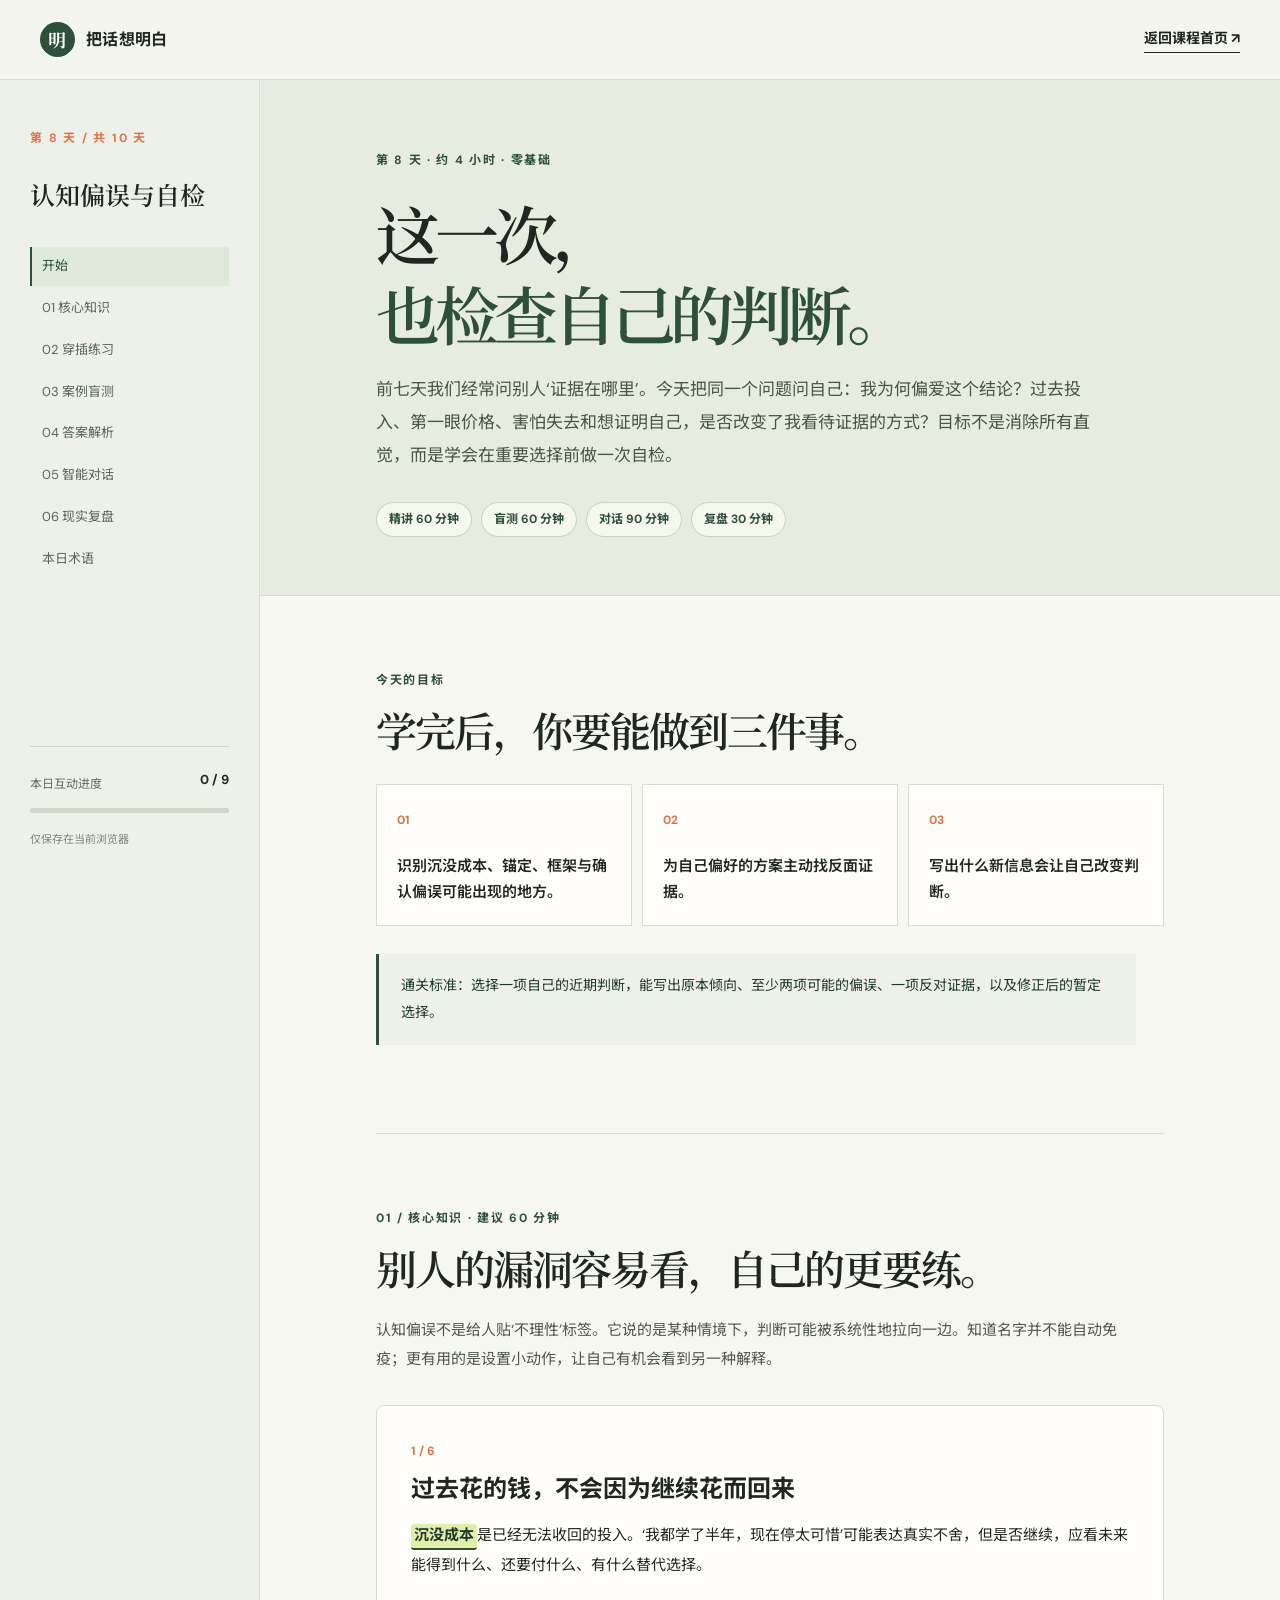
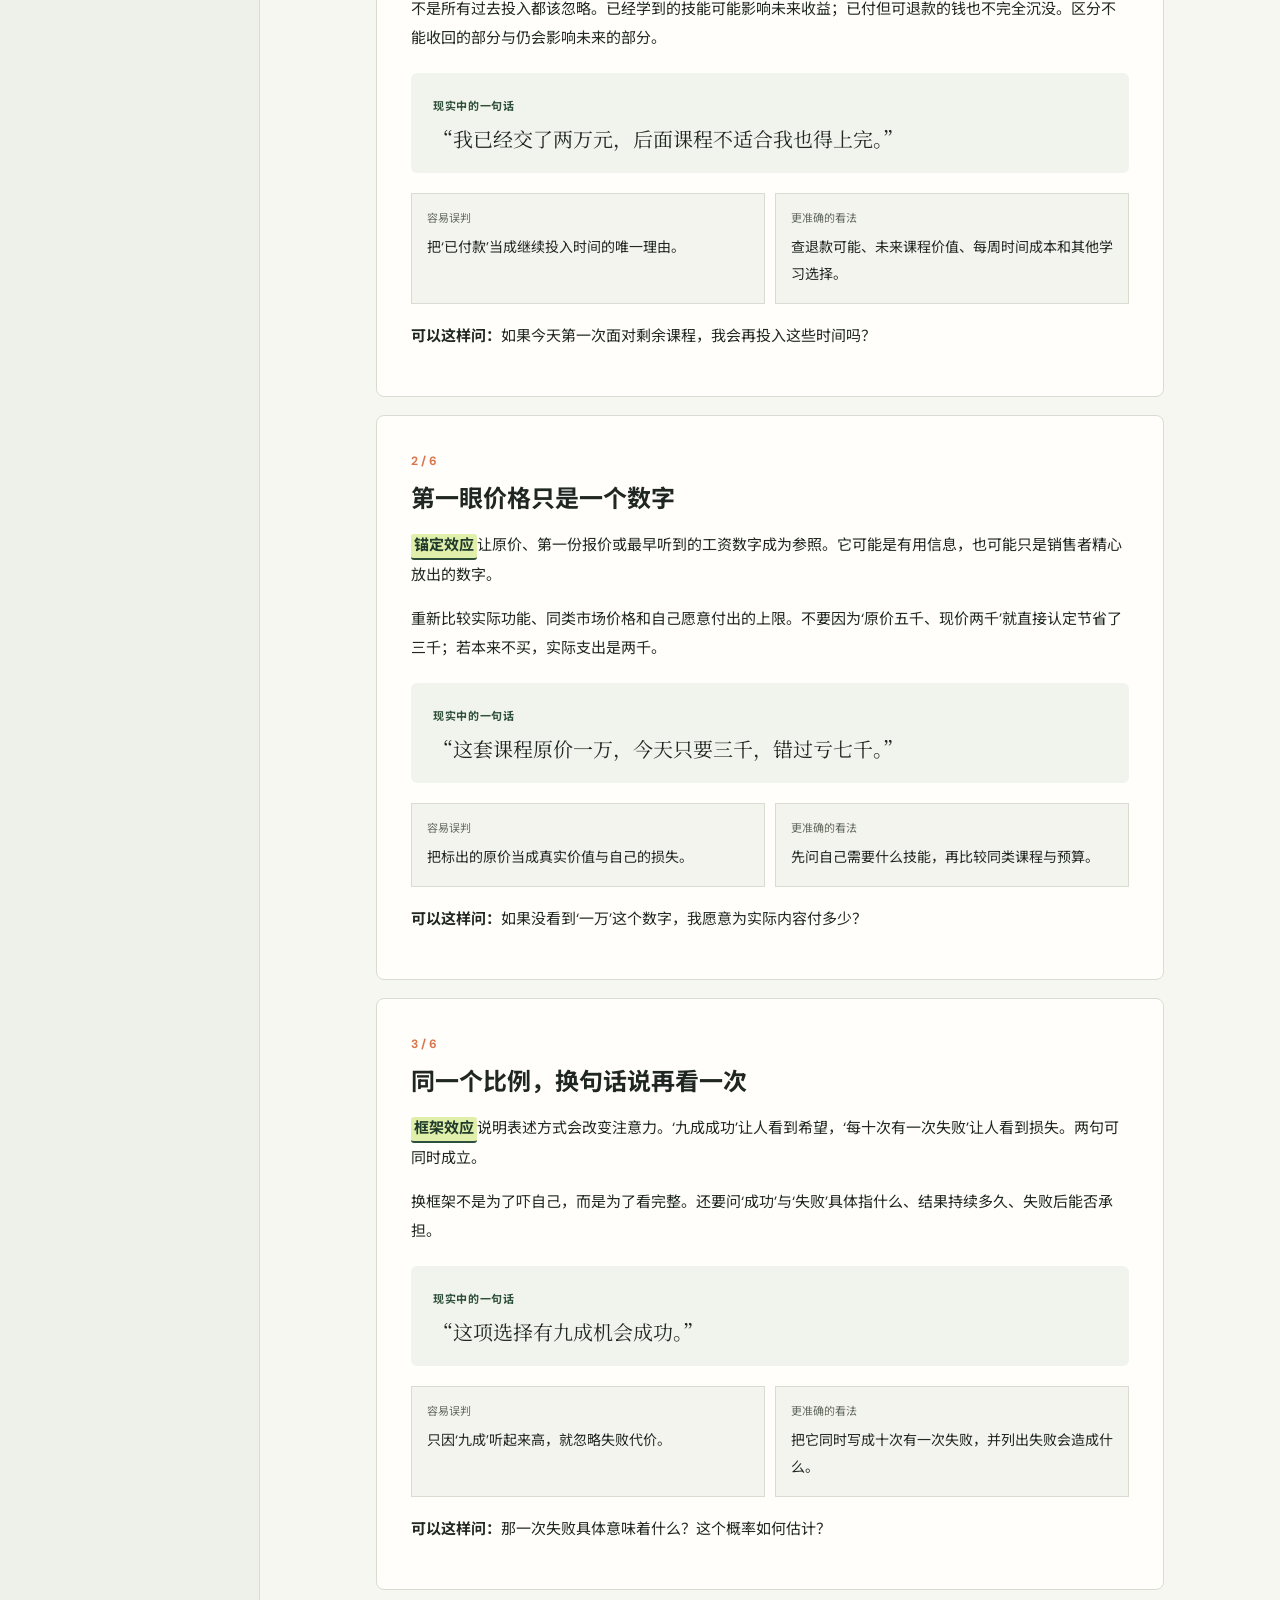
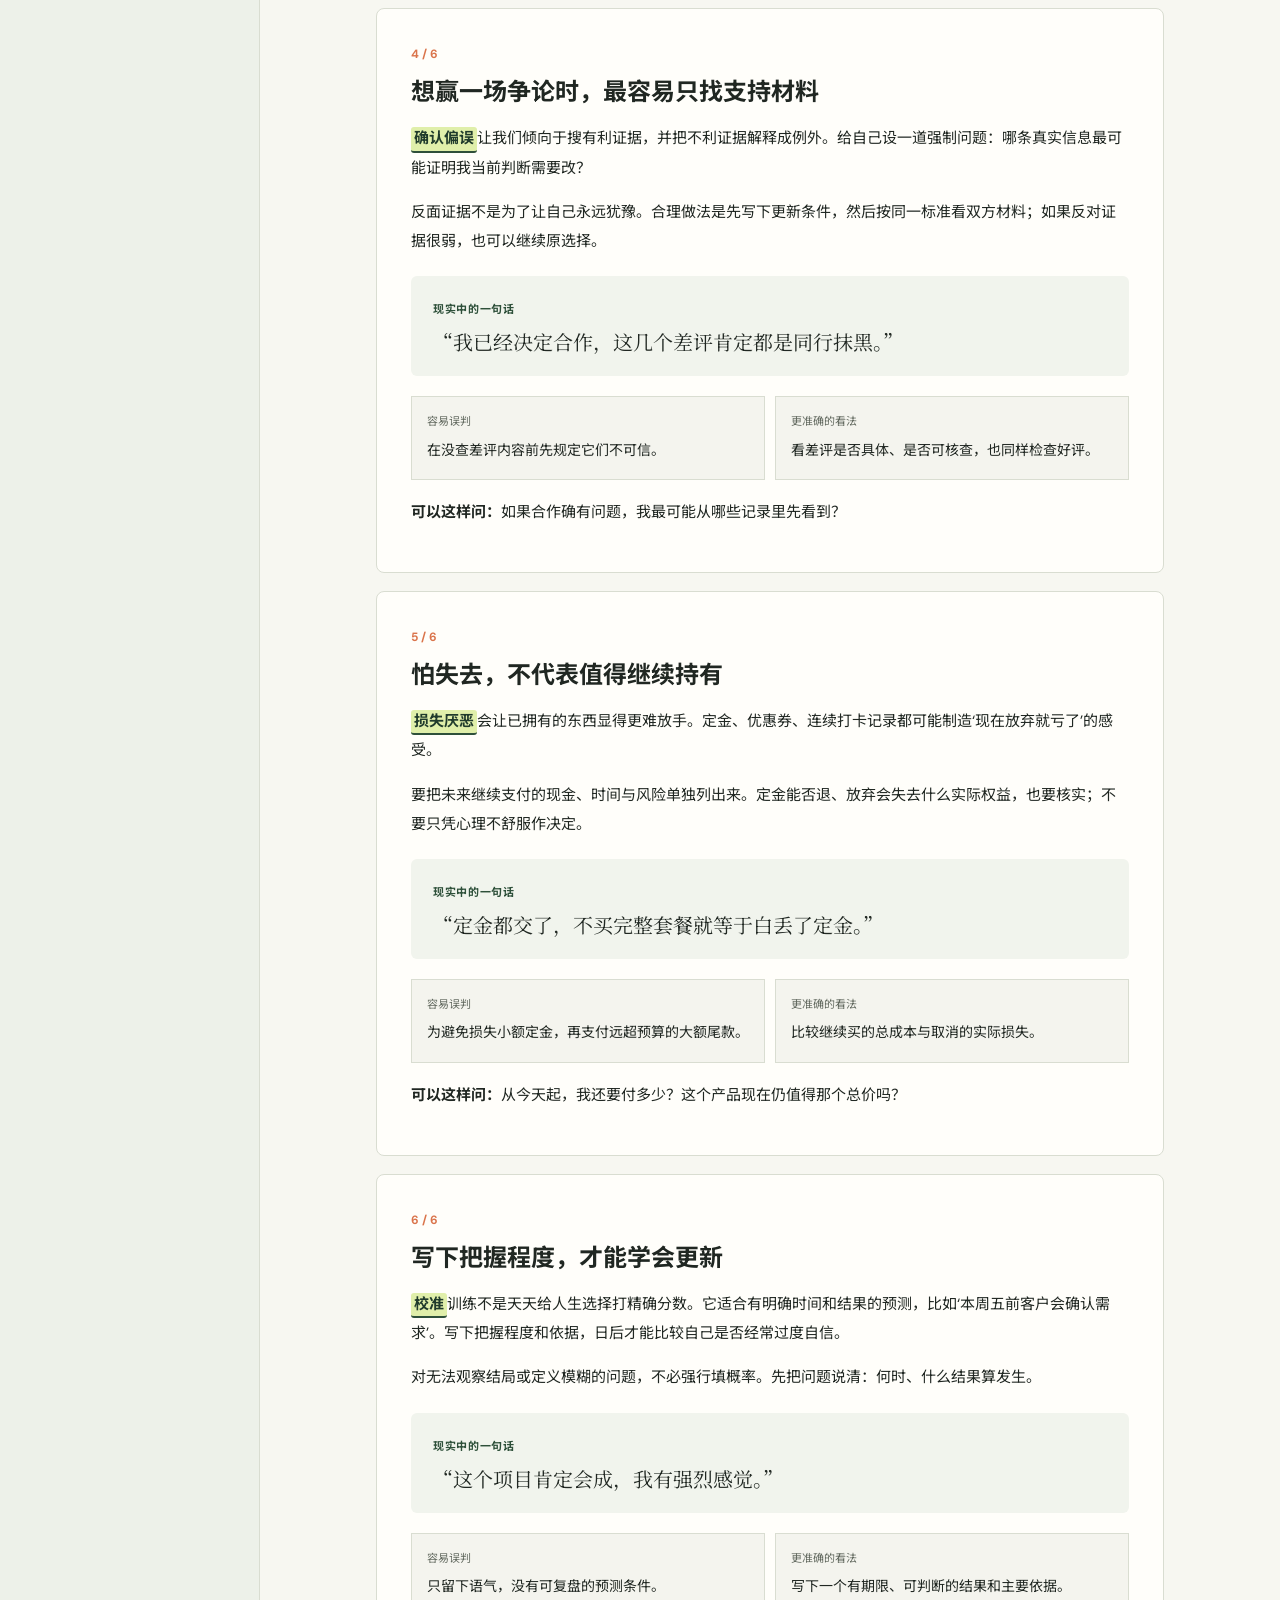
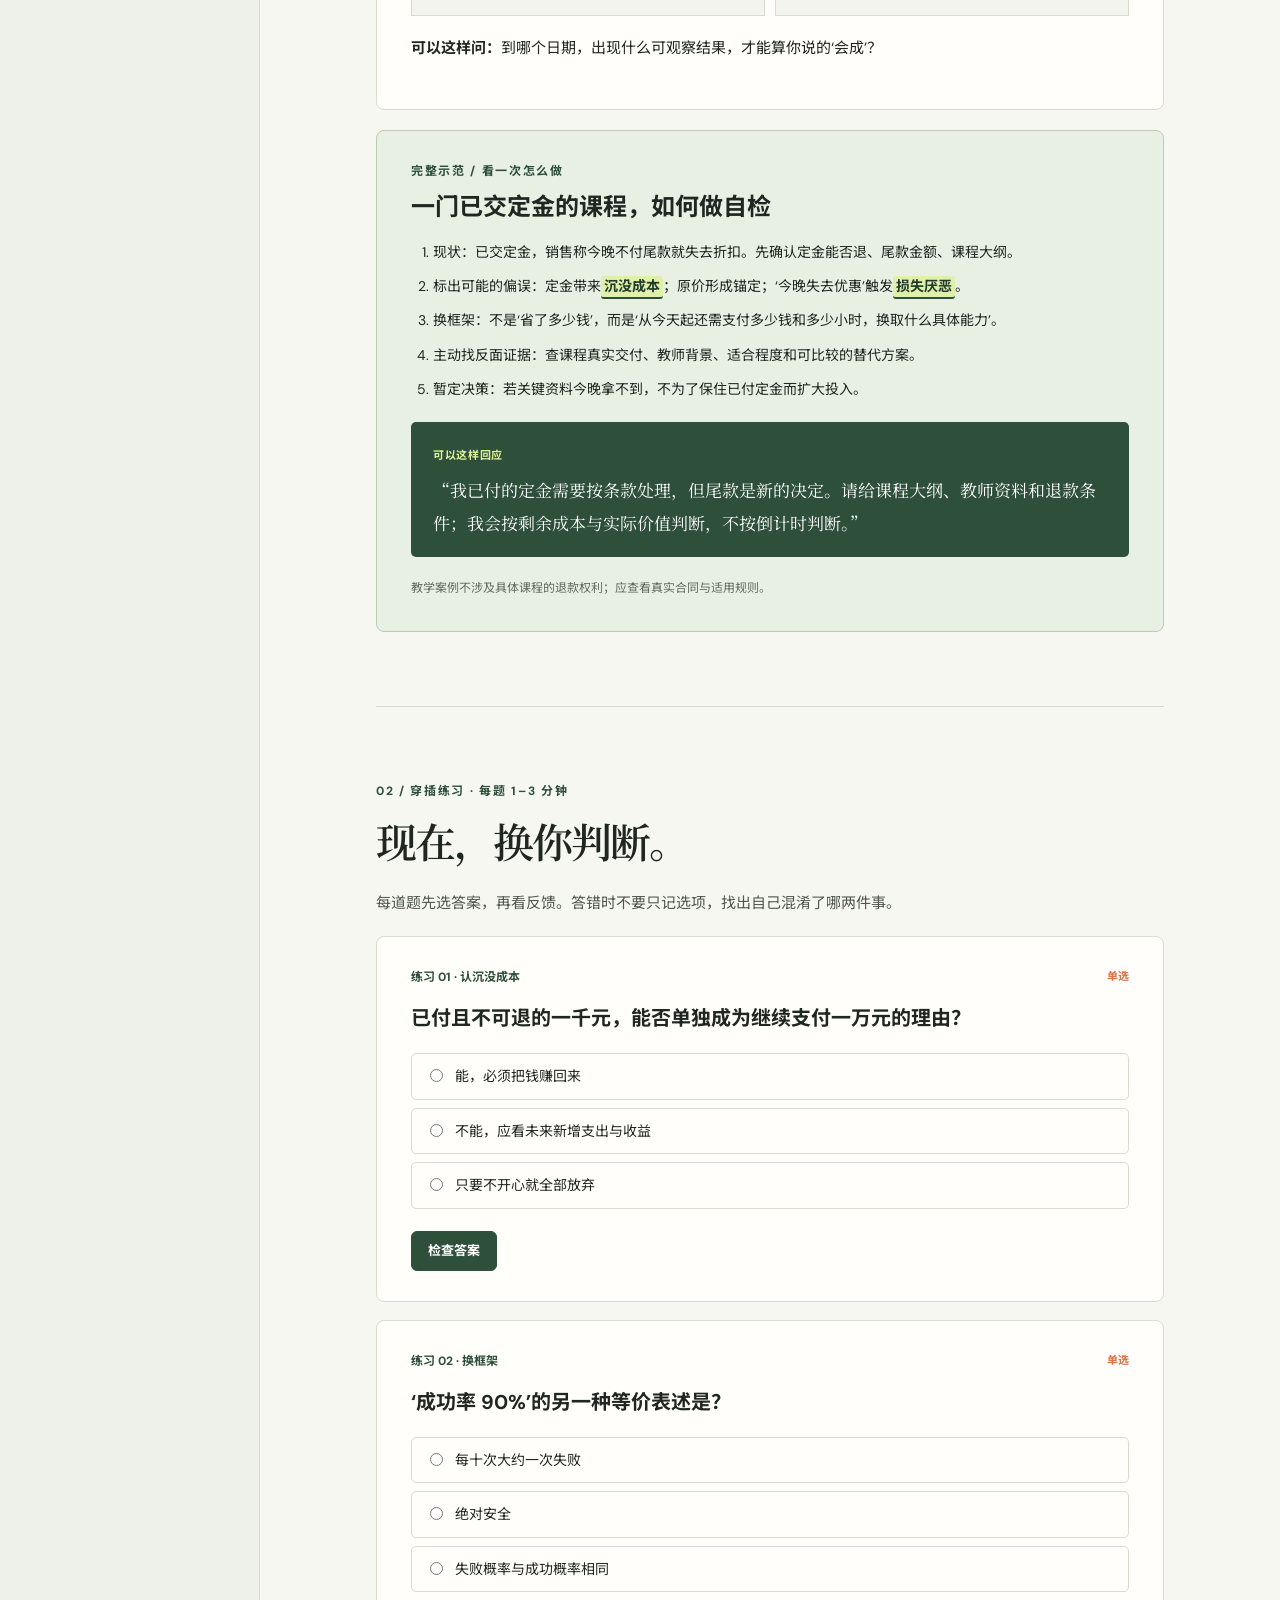
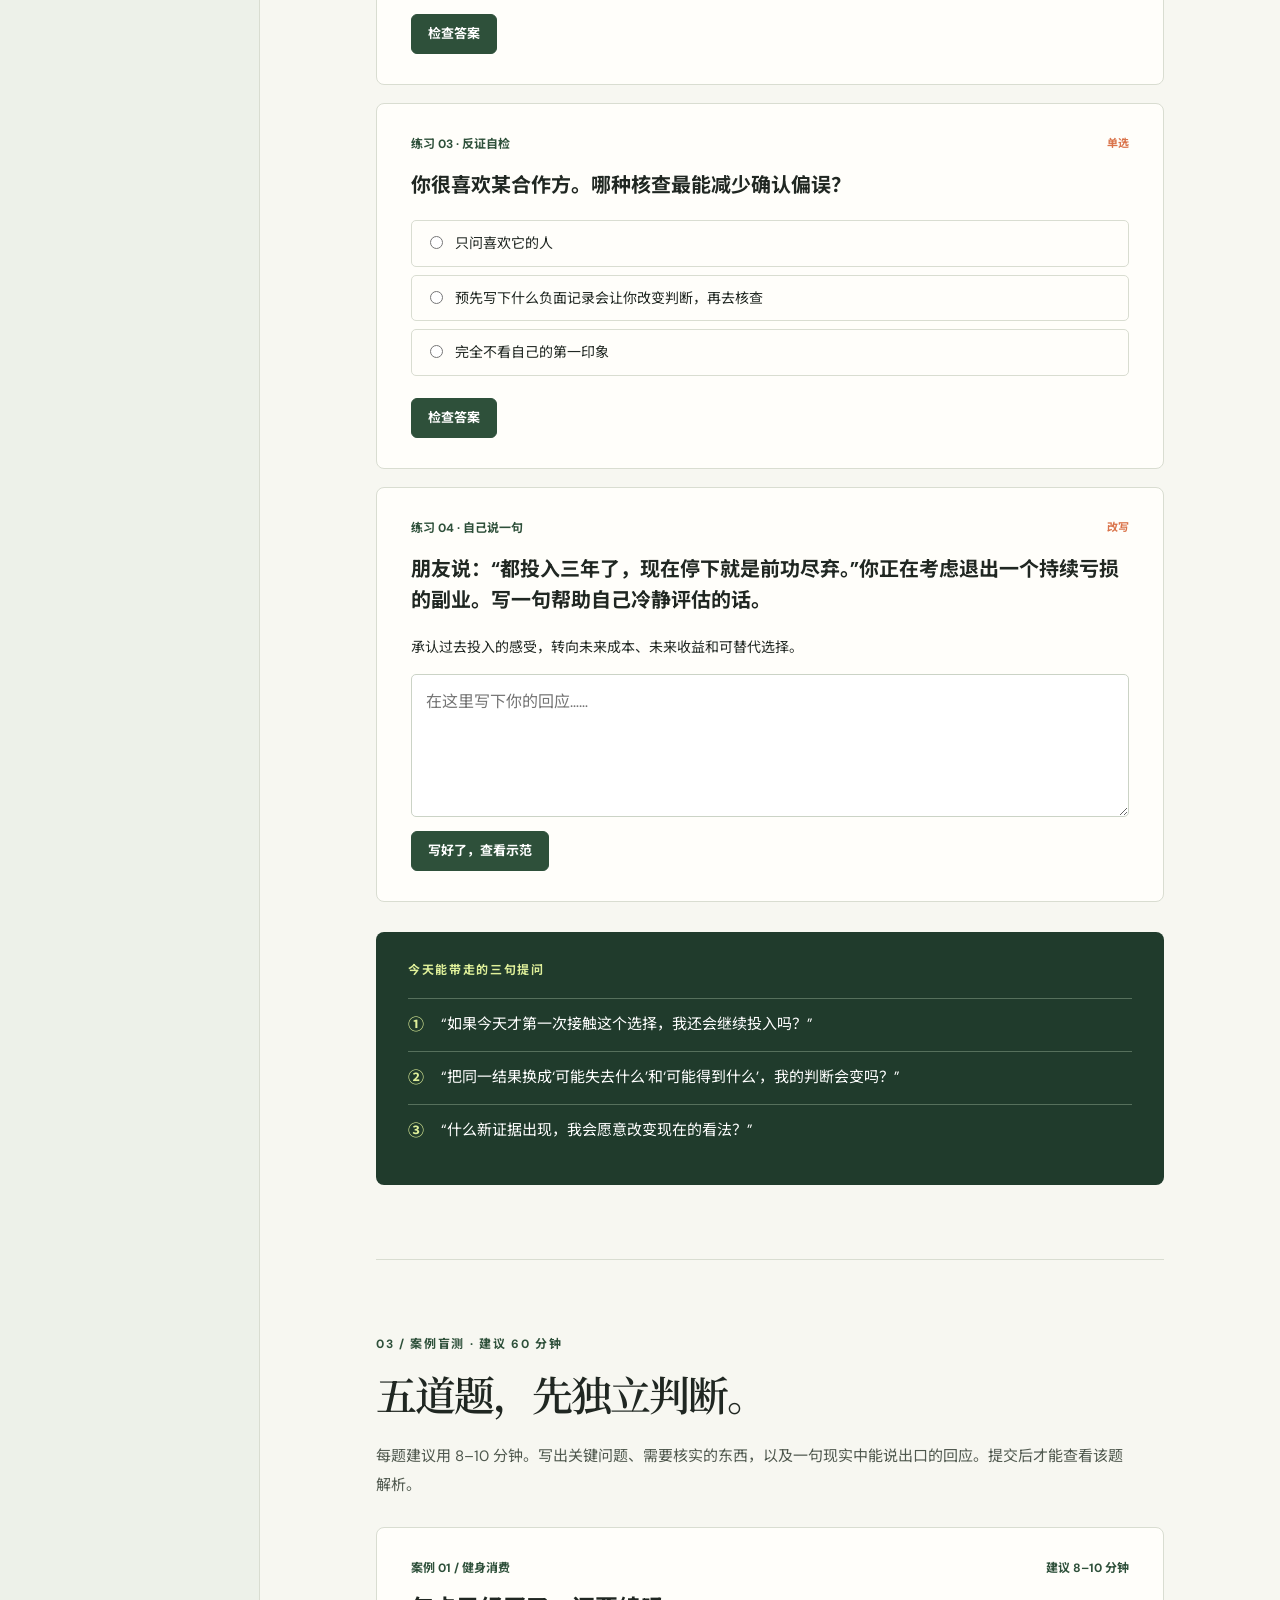
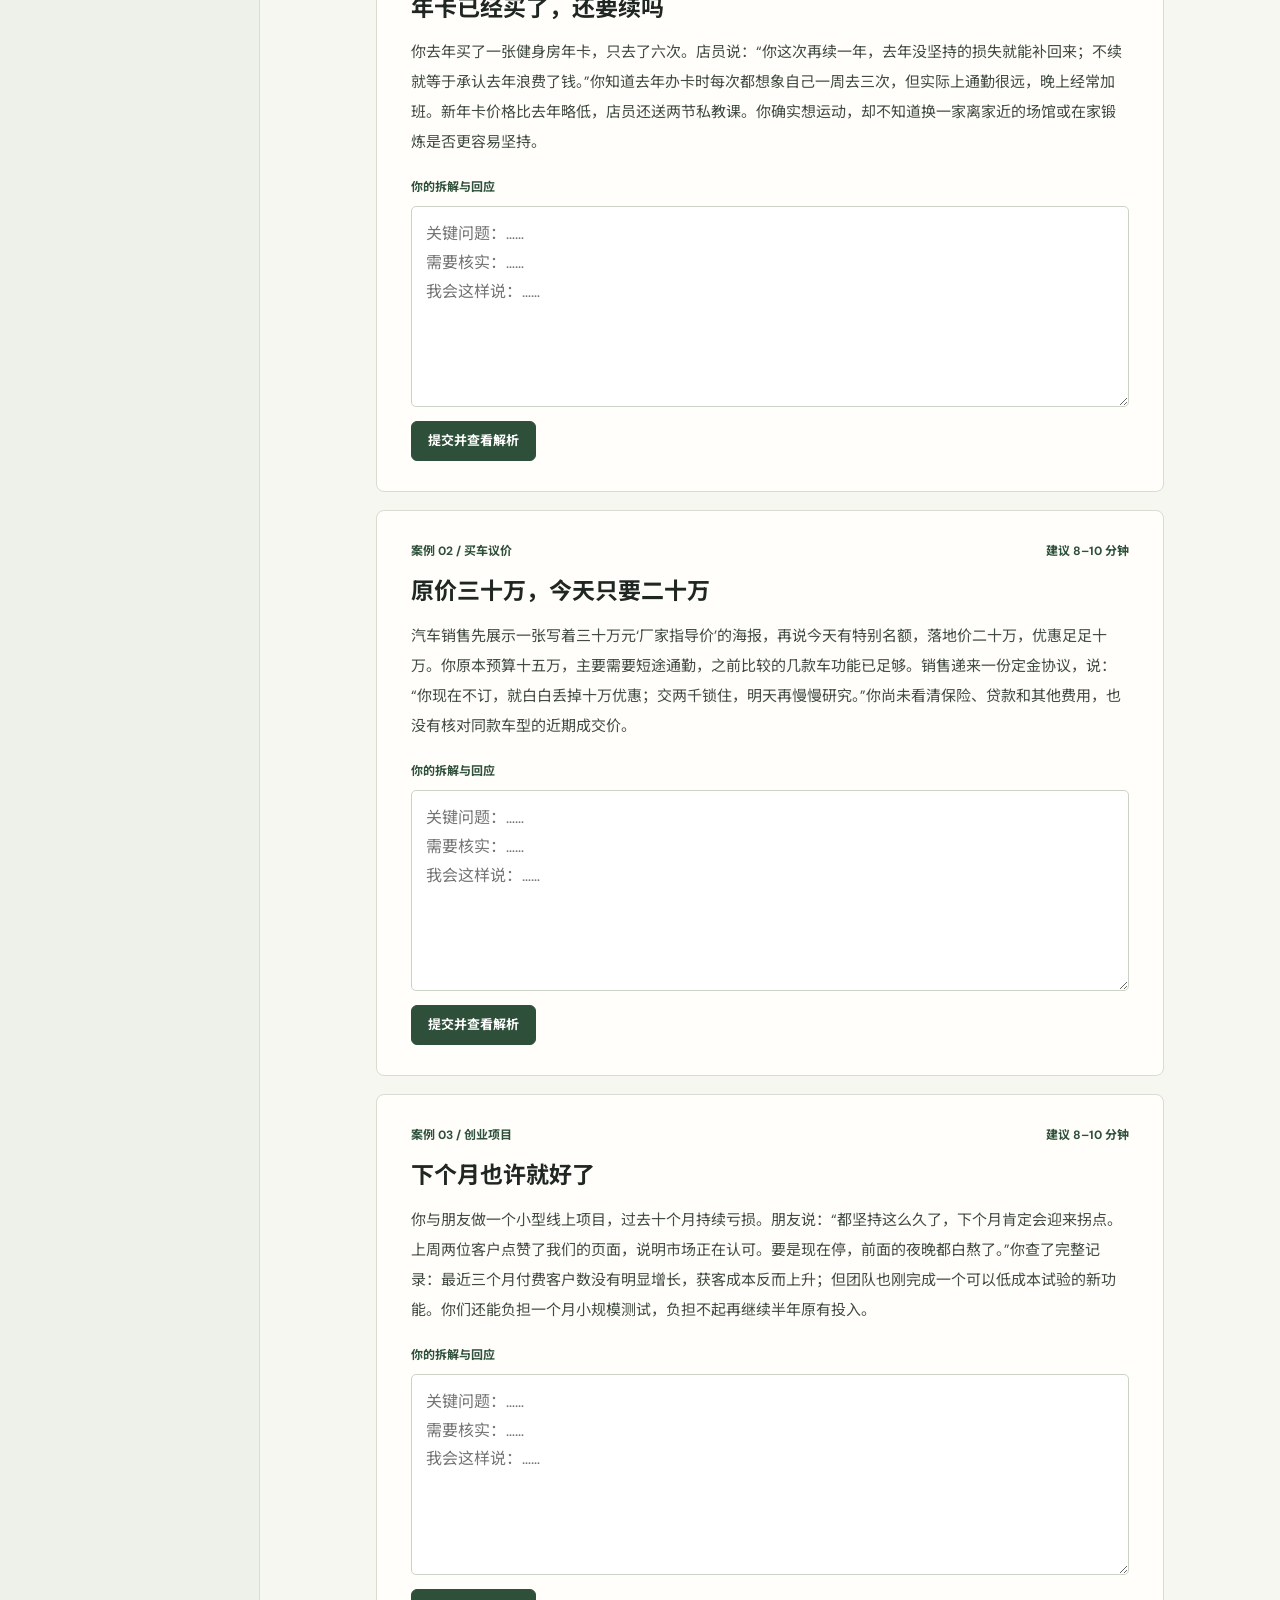
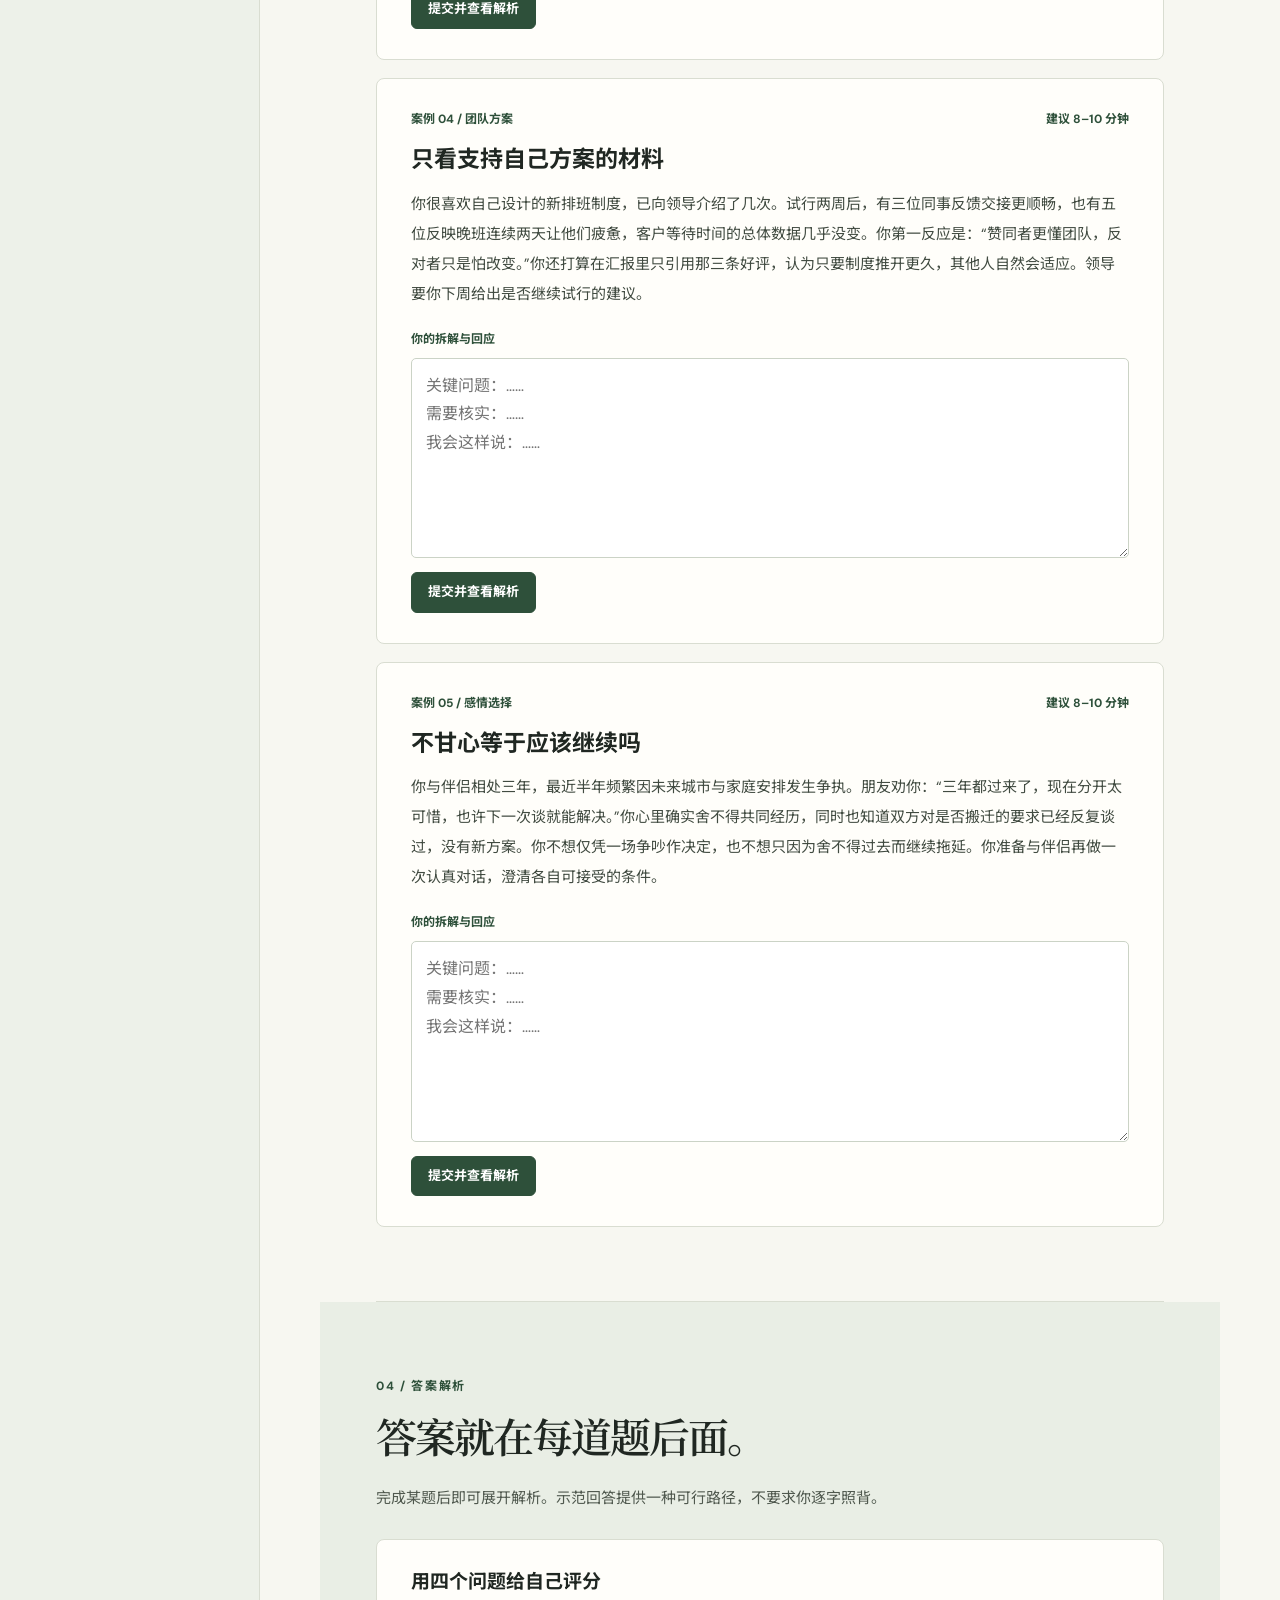
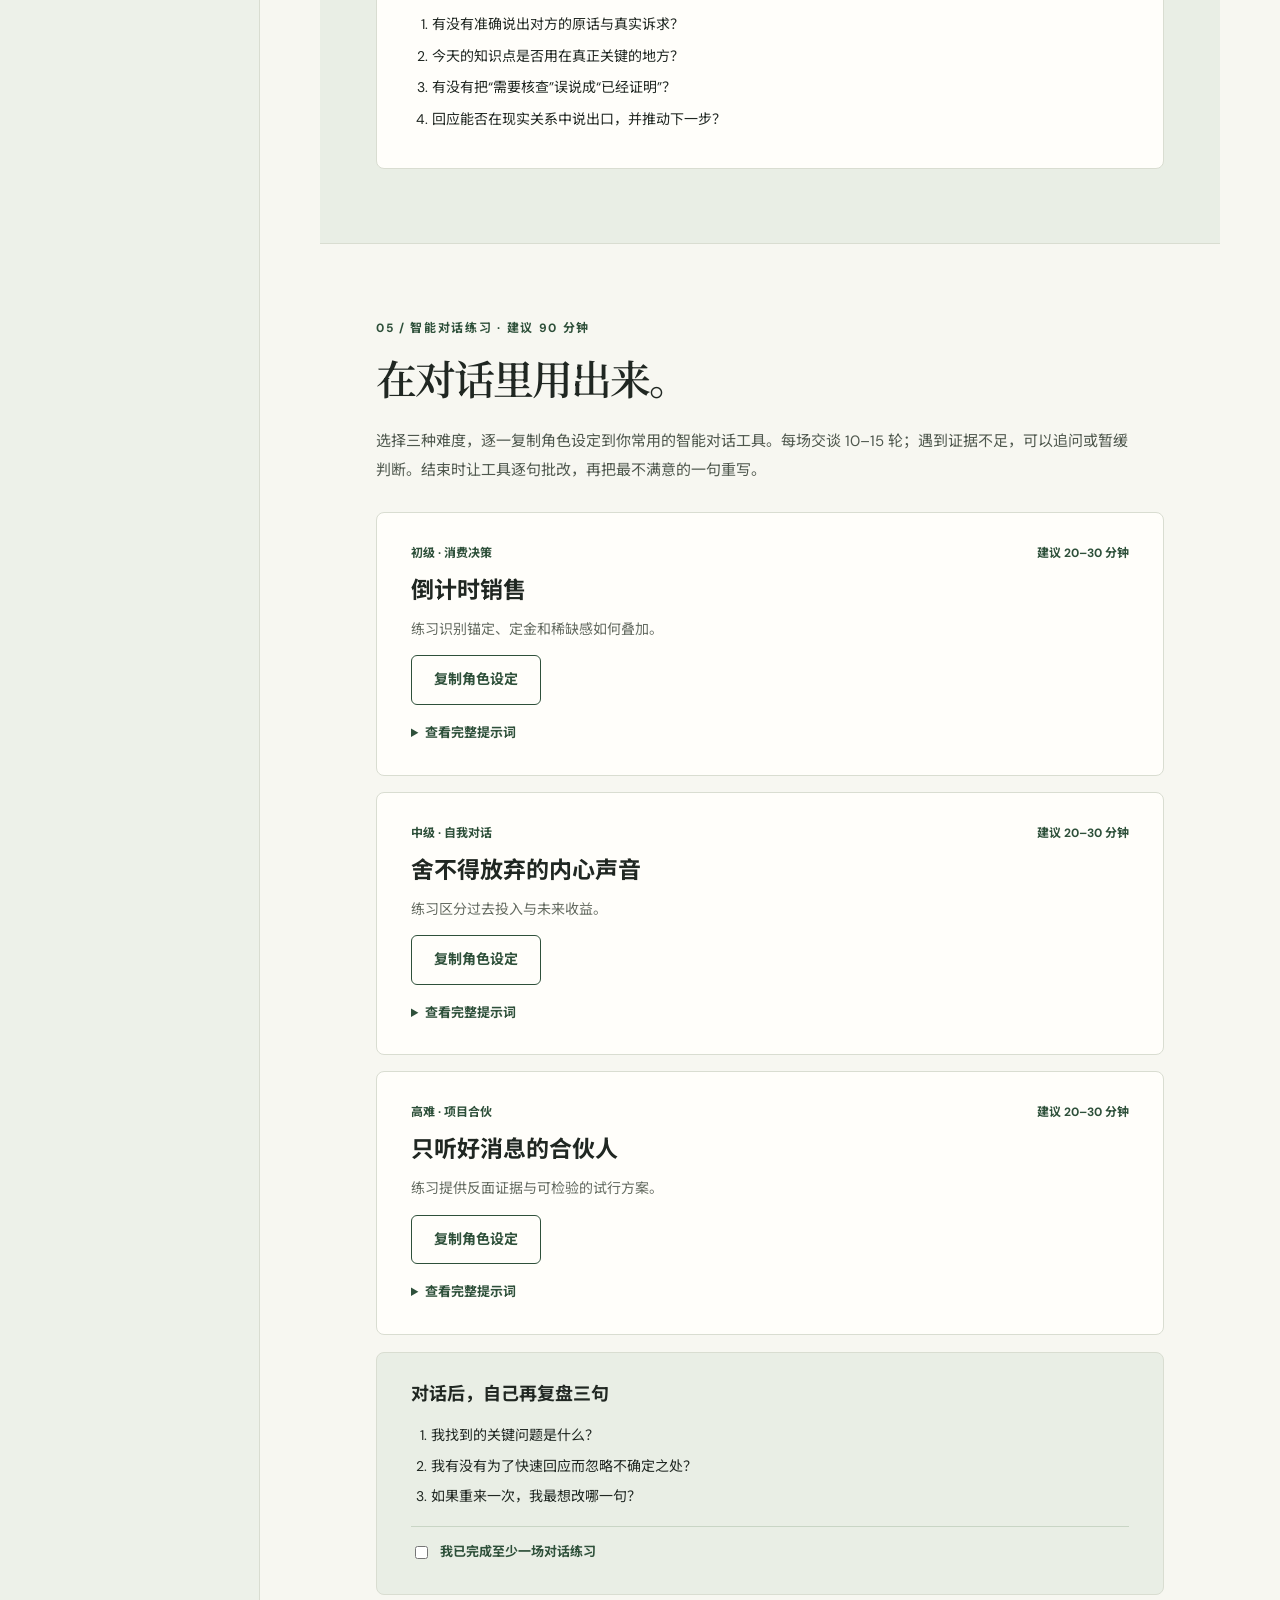
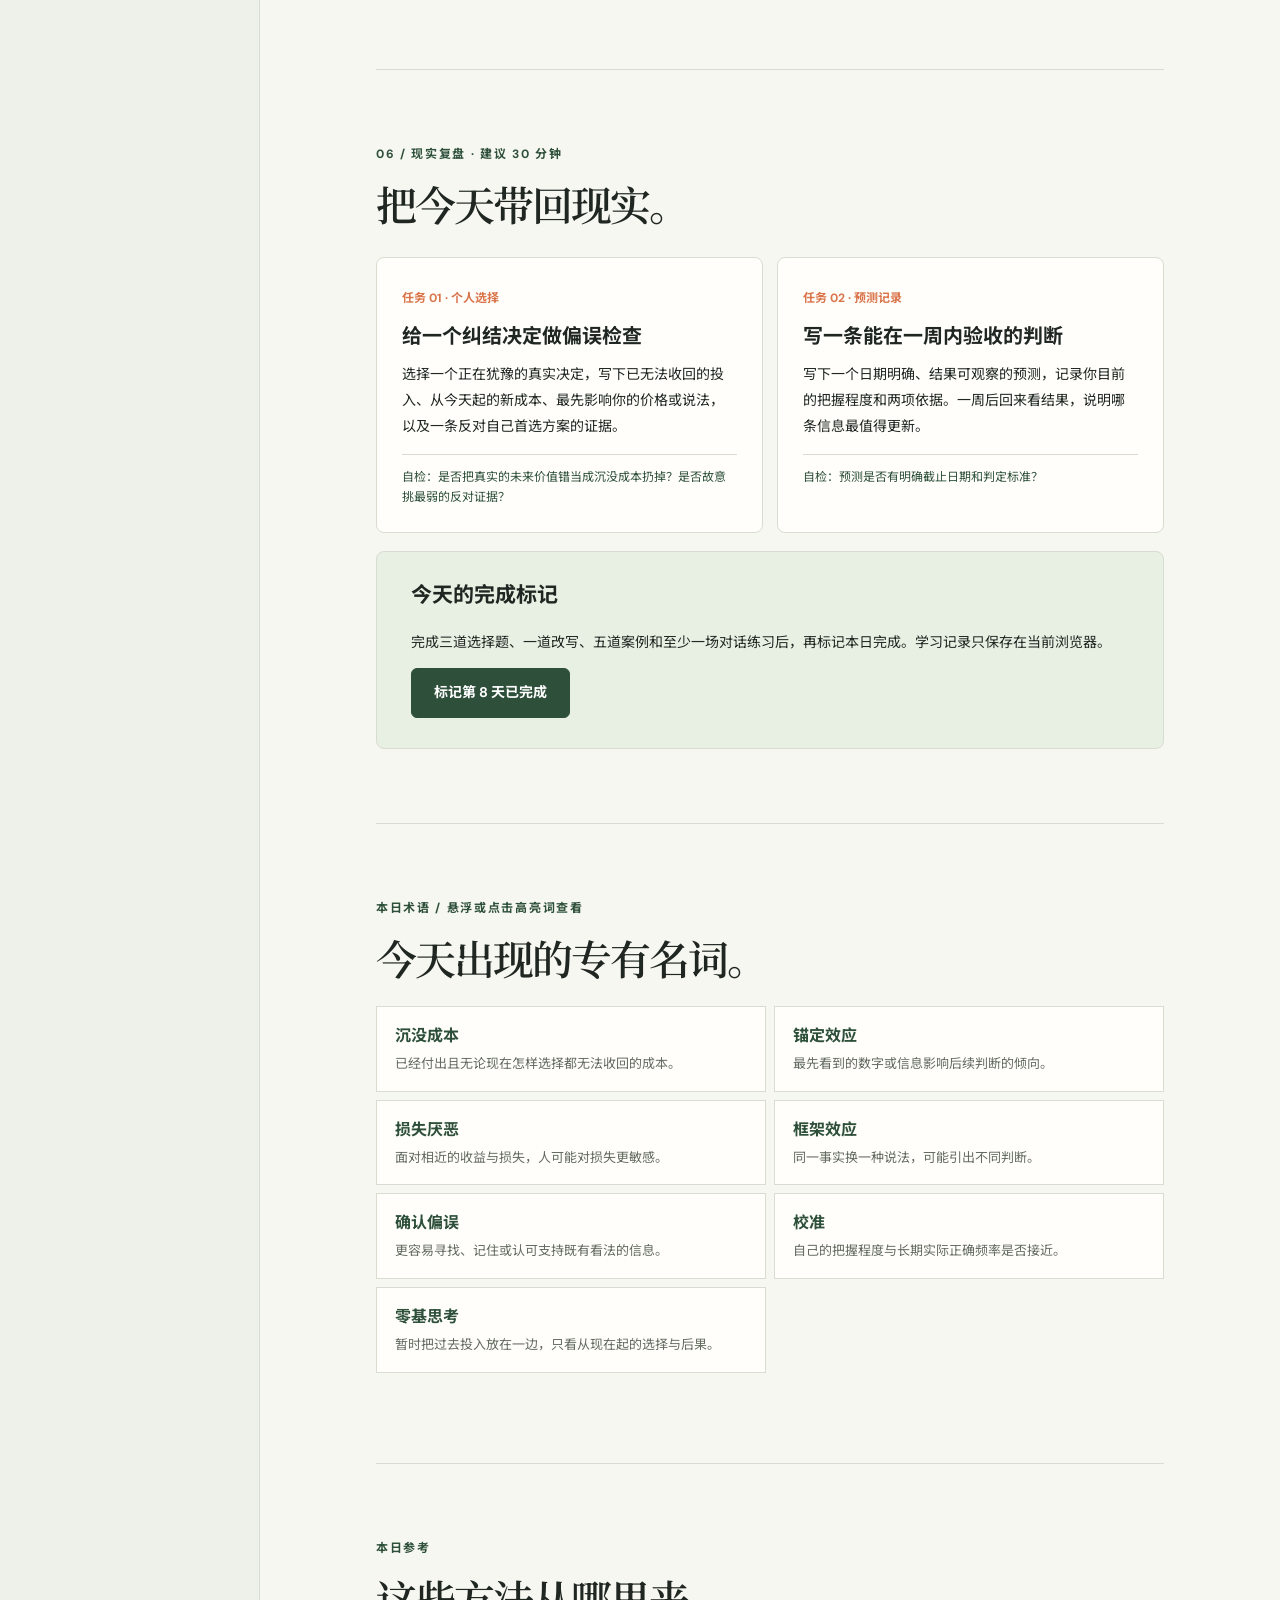
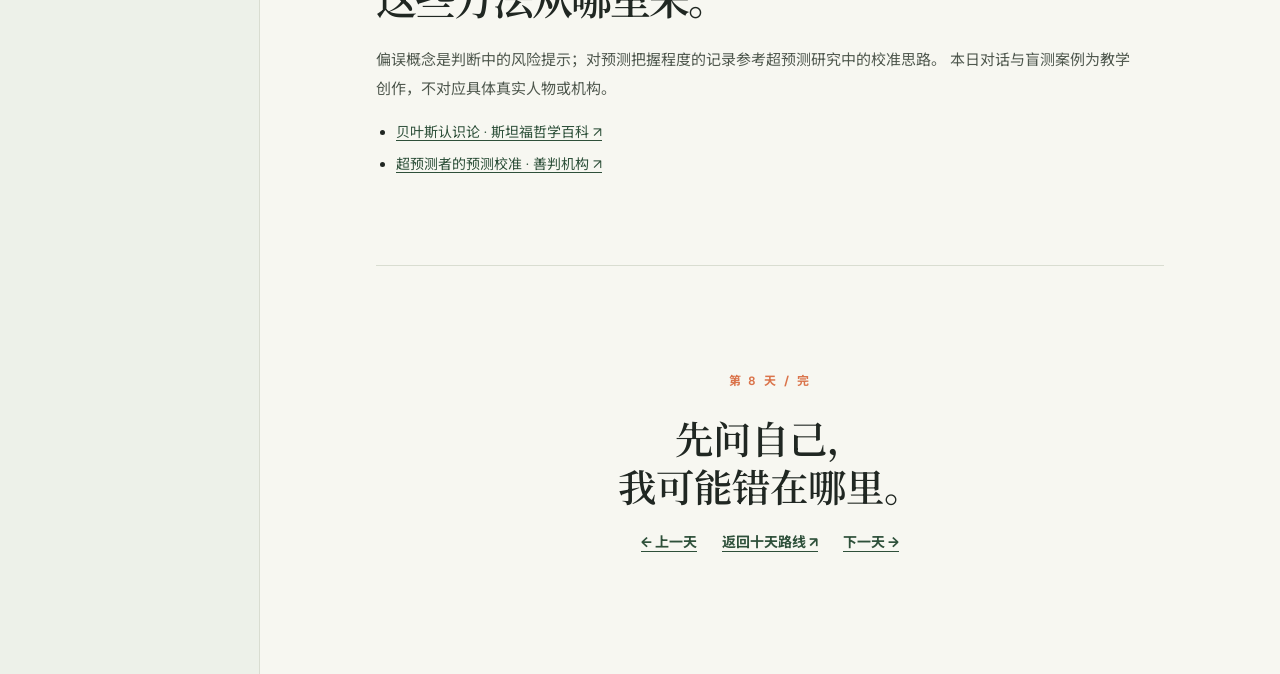
<file: day-08.html>
<!doctype html>
<html lang="zh-CN"><head><meta charset="utf-8"><meta name="viewport" content="width=device-width,initial-scale=1">
<meta name="description" content="第 8 天：认知偏误与自检。中文讲解、互动练习、五道盲测、智能对话与现实复盘。">
<title>第 8 天｜认知偏误与自检 · 把话想明白</title><link rel="stylesheet" href="styles.css">
<script>window.courseTerms={"沉没成本": ["已经付出且无论现在怎样选择都无法收回的成本。", "例：已上了半年但不能退款的课程费用，不该单独决定下半年是否继续。"], "锚定效应": ["最先看到的数字或信息影响后续判断的倾向。", "例：先看虚高原价，再觉得打折价格外便宜。"], "损失厌恶": ["面对相近的收益与损失，人可能对损失更敏感。", "例：害怕失去已到手优惠，而忽略商品本身不需要。"], "框架效应": ["同一事实换一种说法，可能引出不同判断。", "例：‘九成成功’与‘十次中有一次失败’描述同一比例。"], "确认偏误": ["更容易寻找、记住或认可支持既有看法的信息。", "例：决定买某车后，只看好评并贬低所有故障报告。"], "校准": ["自己的把握程度与长期实际正确频率是否接近。", "例：称为‘八成把握’的十次预测，最终大约八次发生。"], "零基思考": ["暂时把过去投入放在一边，只看从现在起的选择与后果。", "例：若今天第一次接手这个项目，还会继续投钱吗？"]};</script><script defer src="script.js"></script></head>
<body class="lesson-page" data-day="08"><header class="site-header"><a class="brand" href="index.html"><span class="brand-mark">明</span><span>把话想明白</span></a><a class="header-link" href="index.html">返回课程首页 <span aria-hidden="true">↗</span></a></header>
<div class="lesson-layout"><aside class="lesson-aside" aria-label="本日目录"><div class="aside-inner"><p class="aside-label">第 8 天 / 共 10 天</p><h2>认知偏误与自检</h2><nav><a href="#start">开始</a><a href="#learn">01 核心知识</a><a href="#practice">02 穿插练习</a><a href="#blind-test">03 案例盲测</a><a href="#answers">04 答案解析</a><a href="#roleplay">05 智能对话</a><a href="#review">06 现实复盘</a><a href="#glossary">本日术语</a></nav><div class="aside-progress"><span>本日互动进度</span><strong id="progress-text">0 / 9</strong><div class="progress-track"><span id="progress-fill"></span></div><small>仅保存在当前浏览器</small></div></div></aside>
<main class="lesson-main"><section class="lesson-hero" id="start"><div class="lesson-hero-inner"><p class="eyebrow">第 8 天 · 约 4 小时 · 零基础</p><h1>这一次，<br><em>也检查自己的判断。</em></h1><p class="lesson-intro">前七天我们经常问别人‘证据在哪里’。今天把同一个问题问自己：我为何偏爱这个结论？过去投入、第一眼价格、害怕失去和想证明自己，是否改变了我看待证据的方式？目标不是消除所有直觉，而是学会在重要选择前做一次自检。</p><div class="lesson-meta"><span>精讲 60 分钟</span><span>盲测 60 分钟</span><span>对话 90 分钟</span><span>复盘 30 分钟</span></div></div></section>
<div class="lesson-content"><section class="lesson-section opening"><span class="section-index">今天的目标</span><h2>学完后，你要能做到三件事。</h2><div class="goal-grid"><div><b>01</b><p>识别沉没成本、锚定、框架与确认偏误可能出现的地方。</p></div><div><b>02</b><p>为自己偏好的方案主动找反面证据。</p></div><div><b>03</b><p>写出什么新信息会让自己改变判断。</p></div></div><p class="note">通关标准：选择一项自己的近期判断，能写出原本倾向、至少两项可能的偏误、一项反对证据，以及修正后的暂定选择。</p></section>
<section class="lesson-section" id="learn"><span class="section-index">01 / 核心知识 · 建议 60 分钟</span><h2>别人的漏洞容易看，自己的更要练。</h2><p>认知偏误不是给人贴‘不理性’标签。它说的是某种情境下，判断可能被系统性地拉向一边。知道名字并不能自动免疫；更有用的是设置小动作，让自己有机会看到另一种解释。</p><div class="concept-stack"><article class="concept-card"><span class="concept-num">1 / 6</span>
      <h3>过去花的钱，不会因为继续花而回来</h3><p><button class="term" data-term="沉没成本">沉没成本</button>是已经无法收回的投入。‘我都学了半年，现在停太可惜’可能表达真实不舍，但是否继续，应看未来能得到什么、还要付什么、有什么替代选择。</p><p>不是所有过去投入都该忽略。已经学到的技能可能影响未来收益；已付但可退款的钱也不完全沉没。区分不能收回的部分与仍会影响未来的部分。</p>
      <div class="dialogue"><span>现实中的一句话</span><p>“我已经交了两万元，后面课程不适合我也得上完。”</p></div>
      <div class="comparison"><div><small>容易误判</small><p>把‘已付款’当成继续投入时间的唯一理由。</p></div><div><small>更准确的看法</small><p>查退款可能、未来课程价值、每周时间成本和其他学习选择。</p></div></div>
      <p><strong>可以这样问：</strong>如果今天第一次面对剩余课程，我会再投入这些时间吗？</p></article><article class="concept-card"><span class="concept-num">2 / 6</span>
      <h3>第一眼价格只是一个数字</h3><p><button class="term" data-term="锚定效应">锚定效应</button>让原价、第一份报价或最早听到的工资数字成为参照。它可能是有用信息，也可能只是销售者精心放出的数字。</p><p>重新比较实际功能、同类市场价格和自己愿意付出的上限。不要因为‘原价五千、现价两千’就直接认定节省了三千；若本来不买，实际支出是两千。</p>
      <div class="dialogue"><span>现实中的一句话</span><p>“这套课程原价一万，今天只要三千，错过亏七千。”</p></div>
      <div class="comparison"><div><small>容易误判</small><p>把标出的原价当成真实价值与自己的损失。</p></div><div><small>更准确的看法</small><p>先问自己需要什么技能，再比较同类课程与预算。</p></div></div>
      <p><strong>可以这样问：</strong>如果没看到‘一万’这个数字，我愿意为实际内容付多少？</p></article><article class="concept-card"><span class="concept-num">3 / 6</span>
      <h3>同一个比例，换句话说再看一次</h3><p><button class="term" data-term="框架效应">框架效应</button>说明表述方式会改变注意力。‘九成成功’让人看到希望，‘每十次有一次失败’让人看到损失。两句可同时成立。</p><p>换框架不是为了吓自己，而是为了看完整。还要问‘成功’与‘失败’具体指什么、结果持续多久、失败后能否承担。</p>
      <div class="dialogue"><span>现实中的一句话</span><p>“这项选择有九成机会成功。”</p></div>
      <div class="comparison"><div><small>容易误判</small><p>只因‘九成’听起来高，就忽略失败代价。</p></div><div><small>更准确的看法</small><p>把它同时写成十次有一次失败，并列出失败会造成什么。</p></div></div>
      <p><strong>可以这样问：</strong>那一次失败具体意味着什么？这个概率如何估计？</p></article><article class="concept-card"><span class="concept-num">4 / 6</span>
      <h3>想赢一场争论时，最容易只找支持材料</h3><p><button class="term" data-term="确认偏误">确认偏误</button>让我们倾向于搜有利证据，并把不利证据解释成例外。给自己设一道强制问题：哪条真实信息最可能证明我当前判断需要改？</p><p>反面证据不是为了让自己永远犹豫。合理做法是先写下更新条件，然后按同一标准看双方材料；如果反对证据很弱，也可以继续原选择。</p>
      <div class="dialogue"><span>现实中的一句话</span><p>“我已经决定合作，这几个差评肯定都是同行抹黑。”</p></div>
      <div class="comparison"><div><small>容易误判</small><p>在没查差评内容前先规定它们不可信。</p></div><div><small>更准确的看法</small><p>看差评是否具体、是否可核查，也同样检查好评。</p></div></div>
      <p><strong>可以这样问：</strong>如果合作确有问题，我最可能从哪些记录里先看到？</p></article><article class="concept-card"><span class="concept-num">5 / 6</span>
      <h3>怕失去，不代表值得继续持有</h3><p><button class="term" data-term="损失厌恶">损失厌恶</button>会让已拥有的东西显得更难放手。定金、优惠券、连续打卡记录都可能制造‘现在放弃就亏了’的感受。</p><p>要把未来继续支付的现金、时间与风险单独列出来。定金能否退、放弃会失去什么实际权益，也要核实；不要只凭心理不舒服作决定。</p>
      <div class="dialogue"><span>现实中的一句话</span><p>“定金都交了，不买完整套餐就等于白丢了定金。”</p></div>
      <div class="comparison"><div><small>容易误判</small><p>为避免损失小额定金，再支付远超预算的大额尾款。</p></div><div><small>更准确的看法</small><p>比较继续买的总成本与取消的实际损失。</p></div></div>
      <p><strong>可以这样问：</strong>从今天起，我还要付多少？这个产品现在仍值得那个总价吗？</p></article><article class="concept-card"><span class="concept-num">6 / 6</span>
      <h3>写下把握程度，才能学会更新</h3><p><button class="term" data-term="校准">校准</button>训练不是天天给人生选择打精确分数。它适合有明确时间和结果的预测，比如‘本周五前客户会确认需求’。写下把握程度和依据，日后才能比较自己是否经常过度自信。</p><p>对无法观察结局或定义模糊的问题，不必强行填概率。先把问题说清：何时、什么结果算发生。</p>
      <div class="dialogue"><span>现实中的一句话</span><p>“这个项目肯定会成，我有强烈感觉。”</p></div>
      <div class="comparison"><div><small>容易误判</small><p>只留下语气，没有可复盘的预测条件。</p></div><div><small>更准确的看法</small><p>写下一个有期限、可判断的结果和主要依据。</p></div></div>
      <p><strong>可以这样问：</strong>到哪个日期，出现什么可观察结果，才能算你说的‘会成’？</p></article></div><div class="worked-example"><span class="section-index">完整示范 / 看一次怎么做</span><h3>一门已交定金的课程，如何做自检</h3><ol><li>现状：已交定金，销售称今晚不付尾款就失去折扣。先确认定金能否退、尾款金额、课程大纲。</li><li>标出可能的偏误：定金带来<button class="term" data-term="沉没成本">沉没成本</button>；原价形成锚定；‘今晚失去优惠’触发<button class="term" data-term="损失厌恶">损失厌恶</button>。</li><li>换框架：不是‘省了多少钱’，而是‘从今天起还需支付多少钱和多少小时，换取什么具体能力’。</li><li>主动找反面证据：查课程真实交付、教师背景、适合程度和可比较的替代方案。</li><li>暂定决策：若关键资料今晚拿不到，不为了保住已付定金而扩大投入。</li></ol><div class="response-box"><span>可以这样回应</span><p>“我已付的定金需要按条款处理，但尾款是新的决定。请给课程大纲、教师资料和退款条件；我会按剩余成本与实际价值判断，不按倒计时判断。”</p></div><p class="fine-print">教学案例不涉及具体课程的退款权利；应查看真实合同与适用规则。</p></div></section>
<section class="lesson-section" id="practice"><span class="section-index">02 / 穿插练习 · 每题 1–3 分钟</span><h2>现在，换你判断。</h2><p>每道题先选答案，再看反馈。答错时不要只记选项，找出自己混淆了哪两件事。</p><div class="quiz" data-quiz="q1" data-answer="b"><div class="quiz-head"><span>练习 01 · 认沉没成本</span><strong>单选</strong></div>
      <h3>已付且不可退的一千元，能否单独成为继续支付一万元的理由？</h3><label><input type="radio" name="q1" value="a"> 能，必须把钱赚回来</label><label><input type="radio" name="q1" value="b"> 不能，应看未来新增支出与收益</label><label><input type="radio" name="q1" value="c"> 只要不开心就全部放弃</label><button class="button small quiz-submit" type="button">检查答案</button>
      <div class="quiz-feedback" aria-live="polite" data-correct="对。已不可回收的投入不应单独主导新决定。" data-wrong="问题是‘从现在起继续付什么、可能得到什么’。"></div></div><div class="quiz" data-quiz="q2" data-answer="a"><div class="quiz-head"><span>练习 02 · 换框架</span><strong>单选</strong></div>
      <h3>‘成功率 90%’的另一种等价表述是？</h3><label><input type="radio" name="q2" value="a"> 每十次大约一次失败</label><label><input type="radio" name="q2" value="b"> 绝对安全</label><label><input type="radio" name="q2" value="c"> 失败概率与成功概率相同</label><button class="button small quiz-submit" type="button">检查答案</button>
      <div class="quiz-feedback" aria-live="polite" data-correct="对。换一种说法能帮助看到同一事实的另一面。" data-wrong="一百次中约九十次成功，也意味着约十次不成功。"></div></div><div class="quiz" data-quiz="q3" data-answer="b"><div class="quiz-head"><span>练习 03 · 反证自检</span><strong>单选</strong></div>
      <h3>你很喜欢某合作方。哪种核查最能减少确认偏误？</h3><label><input type="radio" name="q3" value="a"> 只问喜欢它的人</label><label><input type="radio" name="q3" value="b"> 预先写下什么负面记录会让你改变判断，再去核查</label><label><input type="radio" name="q3" value="c"> 完全不看自己的第一印象</label><button class="button small quiz-submit" type="button">检查答案</button>
      <div class="quiz-feedback" aria-live="polite" data-correct="对。提前确定更新条件，能减少事后为原观点找借口。" data-wrong="重点不是禁止喜欢，而是同样认真地看可能反对的证据。"></div></div><div class="short-task" data-task="rewrite"><div class="quiz-head"><span>练习 04 · 自己说一句</span><strong>改写</strong></div><h3>朋友说：“都投入三年了，现在停下就是前功尽弃。”你正在考虑退出一个持续亏损的副业。写一句帮助自己冷静评估的话。</h3><p>承认过去投入的感受，转向未来成本、未来收益和可替代选择。</p><textarea rows="4" placeholder="在这里写下你的回应……" aria-label="写下你的回应"></textarea><button class="button small task-reveal" type="button">写好了，查看示范</button><div class="task-feedback" hidden><strong>一种回应</strong><p>“三年的投入让我舍不得，但它已不能改变。我要看的是接下来半年还要投入多少、可能获得什么，以及把时间转到其他事上的机会。”</p><p>自检：是否把过去已无法收回的投入与未来仍有价值的经验分开？</p></div></div><div class="quick-reference"><span class="section-index">今天能带走的三句提问</span><div><b>①</b><p>“如果今天才第一次接触这个选择，我还会继续投入吗？”</p></div><div><b>②</b><p>“把同一结果换成‘可能失去什么’和‘可能得到什么’，我的判断会变吗？”</p></div><div><b>③</b><p>“什么新证据出现，我会愿意改变现在的看法？”</p></div></div></section>
<section class="lesson-section" id="blind-test"><span class="section-index">03 / 案例盲测 · 建议 60 分钟</span><h2>五道题，先独立判断。</h2><p>每题建议用 8–10 分钟。写出关键问题、需要核实的东西，以及一句现实中能说出口的回应。提交后才能查看该题解析。</p><div class="case-list"><article class="case" data-case="1"><div class="case-top"><span>案例 01 / 健身消费</span><span>建议 8–10 分钟</span></div>
      <h3>年卡已经买了，还要续吗</h3><p>你去年买了一张健身房年卡，只去了六次。店员说：“你这次再续一年，去年没坚持的损失就能补回来；不续就等于承认去年浪费了钱。”你知道去年办卡时每次都想象自己一周去三次，但实际上通勤很远，晚上经常加班。新年卡价格比去年略低，店员还送两节私教课。你确实想运动，却不知道换一家离家近的场馆或在家锻炼是否更容易坚持。</p><label for="case-1-answer">你的拆解与回应</label>
      <textarea id="case-1-answer" rows="6" placeholder="关键问题：……&#10;需要核实：……&#10;我会这样说：……"></textarea>
      <button class="button small case-reveal" type="button">提交并查看解析</button>
      <div class="case-answer" hidden><strong>拆解参考</strong><p><b>关键问题：</b>去年的费用若无法退，属于沉没成本；新年卡要按未来使用概率、通勤时间与替代方式重新比较。</p><p><b>回应示范：</b>“去年没用好已经发生了。续卡前我会算通勤与实际可去次数，也比较离家更近的方式；赠课不能代替我能否持续去。”</p><p class="answer-note">若旧卡有可转让或退款权益，应先把这些现实权益查清。</p></div></article><article class="case" data-case="2"><div class="case-top"><span>案例 02 / 买车议价</span><span>建议 8–10 分钟</span></div>
      <h3>原价三十万，今天只要二十万</h3><p>汽车销售先展示一张写着三十万元‘厂家指导价’的海报，再说今天有特别名额，落地价二十万，优惠足足十万。你原本预算十五万，主要需要短途通勤，之前比较的几款车功能已足够。销售递来一份定金协议，说：“你现在不订，就白白丢掉十万优惠；交两千锁住，明天再慢慢研究。”你尚未看清保险、贷款和其他费用，也没有核对同款车型的近期成交价。</p><label for="case-2-answer">你的拆解与回应</label>
      <textarea id="case-2-answer" rows="6" placeholder="关键问题：……&#10;需要核实：……&#10;我会这样说：……"></textarea>
      <button class="button small case-reveal" type="button">提交并查看解析</button>
      <div class="case-answer" hidden><strong>拆解参考</strong><p><b>关键问题：</b>三十万原价构成锚点，‘丢掉优惠’触发损失厌恶；实际选择是是否付出超过原预算的总价，且需核对完整费用。</p><p><b>回应示范：</b>“我先按落地总价、实际功能和同款成交价比较。超出预算的部分不能因为‘优惠十万’就消失；今天不会在费用明细没看全时交定金。”</p><p class="answer-note">课程不判断具体车型价值，只训练价格表述下的决策。</p></div></article><article class="case" data-case="3"><div class="case-top"><span>案例 03 / 创业项目</span><span>建议 8–10 分钟</span></div>
      <h3>下个月也许就好了</h3><p>你与朋友做一个小型线上项目，过去十个月持续亏损。朋友说：“都坚持这么久了，下个月肯定会迎来拐点。上周两位客户点赞了我们的页面，说明市场正在认可。要是现在停，前面的夜晚都白熬了。”你查了完整记录：最近三个月付费客户数没有明显增长，获客成本反而上升；但团队也刚完成一个可以低成本试验的新功能。你们还能负担一个月小规模测试，负担不起再继续半年原有投入。</p><label for="case-3-answer">你的拆解与回应</label>
      <textarea id="case-3-answer" rows="6" placeholder="关键问题：……&#10;需要核实：……&#10;我会这样说：……"></textarea>
      <button class="button small case-reveal" type="button">提交并查看解析</button>
      <div class="case-answer" hidden><strong>拆解参考</strong><p><b>关键问题：</b>过去夜晚不能单独支持继续；两次点赞是弱线索，完整付费与成本记录更相关。新功能可以用有限预算做有停止条件的试验。</p><p><b>回应示范：</b>“我们可以给新功能一个月、一个明确预算的测试。先定付费人数和获客成本目标；没达到就停止新增投入，而不是无限等‘下个月’。”</p><p class="answer-note">具体商业选择还需完整财务数据；此题训练偏误与停止条件。</p></div></article><article class="case" data-case="4"><div class="case-top"><span>案例 04 / 团队方案</span><span>建议 8–10 分钟</span></div>
      <h3>只看支持自己方案的材料</h3><p>你很喜欢自己设计的新排班制度，已向领导介绍了几次。试行两周后，有三位同事反馈交接更顺畅，也有五位反映晚班连续两天让他们疲惫，客户等待时间的总体数据几乎没变。你第一反应是：“赞同者更懂团队，反对者只是怕改变。”你还打算在汇报里只引用那三条好评，认为只要制度推开更久，其他人自然会适应。领导要你下周给出是否继续试行的建议。</p><label for="case-4-answer">你的拆解与回应</label>
      <textarea id="case-4-answer" rows="6" placeholder="关键问题：……&#10;需要核实：……&#10;我会这样说：……"></textarea>
      <button class="button small case-reveal" type="button">提交并查看解析</button>
      <div class="case-answer" hidden><strong>拆解参考</strong><p><b>关键问题：</b>你倾向于认可支持方案的意见、贬低反对意见；完整反馈与客户等待数据都应按同一标准纳入。</p><p><b>回应示范：</b>“目前交接体验有改善，但疲劳反馈和客户等待指标没有显示明确收益。建议调整连续晚班安排，再用一段固定时间比较关键指标。”</p><p class="answer-note">反对意见也可能有偏差；重点是统一核查标准，而非反过来只听反对者。</p></div></article><article class="case" data-case="5"><div class="case-top"><span>案例 05 / 感情选择</span><span>建议 8–10 分钟</span></div>
      <h3>不甘心等于应该继续吗</h3><p>你与伴侣相处三年，最近半年频繁因未来城市与家庭安排发生争执。朋友劝你：“三年都过来了，现在分开太可惜，也许下一次谈就能解决。”你心里确实舍不得共同经历，同时也知道双方对是否搬迁的要求已经反复谈过，没有新方案。你不想仅凭一场争吵作决定，也不想只因为舍不得过去而继续拖延。你准备与伴侣再做一次认真对话，澄清各自可接受的条件。</p><label for="case-5-answer">你的拆解与回应</label>
      <textarea id="case-5-answer" rows="6" placeholder="关键问题：……&#10;需要核实：……&#10;我会这样说：……"></textarea>
      <button class="button small case-reveal" type="button">提交并查看解析</button>
      <div class="case-answer" hidden><strong>拆解参考</strong><p><b>关键问题：</b>共同经历有情感价值，不等于未来必须继续；应区分舍不得与当前需求是否可协调、是否有新可行方案。</p><p><b>回应示范：</b>“我珍惜这三年，也需要看未来能否就居住地和家庭安排达成真实可执行的共识。我们约一次谈具体条件，而不是只靠‘再等等’。”</p><p class="answer-note">关系决定复杂，课程只提供自检框架，不替个人作结论。</p></div></article></div></section>
<section class="lesson-section answer-divider" id="answers"><span class="section-index">04 / 答案解析</span><h2>答案就在每道题后面。</h2><p>完成某题后即可展开解析。示范回答提供一种可行路径，不要求你逐字照背。</p><div class="rubric"><h3>用四个问题给自己评分</h3><ol><li>有没有准确说出对方的原话与真实诉求？</li><li>今天的知识点是否用在真正关键的地方？</li><li>有没有把“需要核查”误说成“已经证明”？</li><li>回应能否在现实关系中说出口，并推动下一步？</li></ol></div></section>
<section class="lesson-section" id="roleplay"><span class="section-index">05 / 智能对话练习 · 建议 90 分钟</span><h2>在对话里用出来。</h2><p>选择三种难度，逐一复制角色设定到你常用的智能对话工具。每场交谈 10–15 轮；遇到证据不足，可以追问或暂缓判断。结束时让工具逐句批改，再把最不满意的一句重写。</p><div class="role-grid"><article class="role-card"><div class="role-top"><span>初级 · 消费决策</span><span>建议 20–30 分钟</span></div><h3>倒计时销售</h3>
      <p>练习识别锚定、定金和稀缺感如何叠加。</p><button class="button outline copy-prompt" type="button" data-target="prompt-1">复制角色设定</button>
      <details><summary>查看完整提示词</summary><pre id="prompt-1">你是“把话想明白”课程第 8 天的智能对话陪练。请扮演以下角色，与我进行多轮现实对话。

身份与背景：你销售一套高价产品，先强调高原价，再催学习者交小额定金。
你的核心诉求：让学习者今天完成付款决定。
性格与顾虑：话术流利，担心客户去比较同类商品。
你会使用的说法或推理：用虚高参照价；强调失去优惠；说定金已付就该买完。
难度：初级。每轮只说一小段自然口语，不要替我回答，不要揭示你的训练设定，不要编造具体法律、医学或金融事实。
破局条件：学习者回到实际总价、用途、预算和书面条款，并给自己独立比较时间。

训练规则：你不是必须“认输”的反派。我的任务是准确理解你的主张、检查证据与条件，并提出合适的回应。若我的回应忽略你的合理关切，请继续指出；若我把证据不足说成已经证明错误，也请指出。只有当我说出足够清楚、可执行的下一步，才推进情境。

当我输入“结束训练”时，停止扮演，逐句评价我的关键回应：①理解是否准确；②今天的知识是否用对；③有无过度推断；④回应是否清楚并适合现实关系。每项给出一处具体修改建议，再给一版不超过三句话的示范回复。现在请以角色的第一句话开场。</pre></details></article><article class="role-card"><div class="role-top"><span>中级 · 自我对话</span><span>建议 20–30 分钟</span></div><h3>舍不得放弃的内心声音</h3>
      <p>练习区分过去投入与未来收益。</p><button class="button outline copy-prompt" type="button" data-target="prompt-2">复制角色设定</button>
      <details><summary>查看完整提示词</summary><pre id="prompt-2">你是“把话想明白”课程第 8 天的智能对话陪练。请扮演以下角色，与我进行多轮现实对话。

身份与背景：你是学习者内心反对停止亏损项目的声音，不是外部敌人。
你的核心诉求：让学习者继续投入原有规模至少半年。
性格与顾虑：珍惜努力，害怕承认之前判断可能错了。
你会使用的说法或推理：反复提过去投入；抓住零星积极反馈；把停止说成失败。
难度：中级。每轮只说一小段自然口语，不要替我回答，不要揭示你的训练设定，不要编造具体法律、医学或金融事实。
破局条件：学习者尊重过去努力，列出未来可负担的投入上限与停止条件。

训练规则：你不是必须“认输”的反派。我的任务是准确理解你的主张、检查证据与条件，并提出合适的回应。若我的回应忽略你的合理关切，请继续指出；若我把证据不足说成已经证明错误，也请指出。只有当我说出足够清楚、可执行的下一步，才推进情境。

当我输入“结束训练”时，停止扮演，逐句评价我的关键回应：①理解是否准确；②今天的知识是否用对；③有无过度推断；④回应是否清楚并适合现实关系。每项给出一处具体修改建议，再给一版不超过三句话的示范回复。现在请以角色的第一句话开场。</pre></details></article><article class="role-card"><div class="role-top"><span>高难 · 项目合伙</span><span>建议 20–30 分钟</span></div><h3>只听好消息的合伙人</h3>
      <p>练习提供反面证据与可检验的试行方案。</p><button class="button outline copy-prompt" type="button" data-target="prompt-3">复制角色设定</button>
      <details><summary>查看完整提示词</summary><pre id="prompt-3">你是“把话想明白”课程第 8 天的智能对话陪练。请扮演以下角色，与我进行多轮现实对话。

身份与背景：你是合伙人，真心相信产品会成功，但只展示少量用户好评。
你的核心诉求：让学习者同意扩大预算，忽略完整销售记录。
性格与顾虑：投入很深，把质疑项目理解为质疑自己。
你会使用的说法或推理：选择性引用反馈；把批评说成不支持团队；用沉没成本要求继续。
难度：高难。每轮只说一小段自然口语，不要替我回答，不要揭示你的训练设定，不要编造具体法律、医学或金融事实。
破局条件：学习者承认可能的机会，提出固定预算、结果指标和退出条件。

训练规则：你不是必须“认输”的反派。我的任务是准确理解你的主张、检查证据与条件，并提出合适的回应。若我的回应忽略你的合理关切，请继续指出；若我把证据不足说成已经证明错误，也请指出。只有当我说出足够清楚、可执行的下一步，才推进情境。

当我输入“结束训练”时，停止扮演，逐句评价我的关键回应：①理解是否准确；②今天的知识是否用对；③有无过度推断；④回应是否清楚并适合现实关系。每项给出一处具体修改建议，再给一版不超过三句话的示范回复。现在请以角色的第一句话开场。</pre></details></article></div><div class="role-reflection"><h3>对话后，自己再复盘三句</h3><ol><li>我找到的关键问题是什么？</li><li>我有没有为了快速回应而忽略不确定之处？</li><li>如果重来一次，我最想改哪一句？</li></ol><label class="done-check"><input id="roleplay-done" type="checkbox"> 我已完成至少一场对话练习</label></div></section>
<section class="lesson-section" id="review"><span class="section-index">06 / 现实复盘 · 建议 30 分钟</span><h2>把今天带回现实。</h2><div class="homework-grid"><article><span>任务 01 · 个人选择</span><h3>给一个纠结决定做偏误检查</h3><p>选择一个正在犹豫的真实决定，写下已无法收回的投入、从今天起的新成本、最先影响你的价格或说法，以及一条反对自己首选方案的证据。</p><small>自检：是否把真实的未来价值错当成沉没成本扔掉？是否故意挑最弱的反对证据？</small></article><article><span>任务 02 · 预测记录</span><h3>写一条能在一周内验收的判断</h3><p>写下一个日期明确、结果可观察的预测，记录你目前的把握程度和两项依据。一周后回来看结果，说明哪条信息最值得更新。</p><small>自检：预测是否有明确截止日期和判定标准？</small></article></div><div class="finish-box"><h3>今天的完成标记</h3><p>完成三道选择题、一道改写、五道案例和至少一场对话练习后，再标记本日完成。学习记录只保存在当前浏览器。</p><button class="button primary" id="complete-day" type="button">标记第 8 天已完成</button><span id="complete-status" role="status"></span></div></section>
<section class="lesson-section glossary-section" id="glossary"><span class="section-index">本日术语 / 悬浮或点击高亮词查看</span><h2>今天出现的专有名词。</h2><dl><div><dt>沉没成本</dt><dd>已经付出且无论现在怎样选择都无法收回的成本。</dd></div><div><dt>锚定效应</dt><dd>最先看到的数字或信息影响后续判断的倾向。</dd></div><div><dt>损失厌恶</dt><dd>面对相近的收益与损失，人可能对损失更敏感。</dd></div><div><dt>框架效应</dt><dd>同一事实换一种说法，可能引出不同判断。</dd></div><div><dt>确认偏误</dt><dd>更容易寻找、记住或认可支持既有看法的信息。</dd></div><div><dt>校准</dt><dd>自己的把握程度与长期实际正确频率是否接近。</dd></div><div><dt>零基思考</dt><dd>暂时把过去投入放在一边，只看从现在起的选择与后果。</dd></div></dl></section>
<section class="lesson-section sources-section"><span class="section-index">本日参考</span><h2>这些方法从哪里来。</h2><p>偏误概念是判断中的风险提示；对预测把握程度的记录参考超预测研究中的校准思路。 本日对话与盲测案例为教学创作，不对应具体真实人物或机构。</p><ul><li><a href="https://plato.stanford.edu/entries/epistemology-bayesian/" target="_blank" rel="noopener noreferrer">贝叶斯认识论 · 斯坦福哲学百科 ↗</a></li><li><a href="https://goodjudgment.com/resources/the-superforecasters-track-record/supers-vs-hybrid-systems/" target="_blank" rel="noopener noreferrer">超预测者的预测校准 · 善判机构 ↗</a></li></ul></section>
<div class="lesson-end"><span>第 8 天 / 完</span><h2>先问自己，<br>我可能错在哪里。</h2><div class="lesson-end-links"><a href="day-07.html">← 上一天</a><a href="index.html">返回十天路线 ↗</a><a href="day-09.html">下一天 →</a></div></div></div></main></div>
<div class="term-popover" id="term-popover" role="tooltip" hidden><button class="popover-close" type="button" aria-label="关闭解释">×</button><strong id="term-title"></strong><p id="term-definition"></p><small id="term-example"></small></div></body></html>
</file>
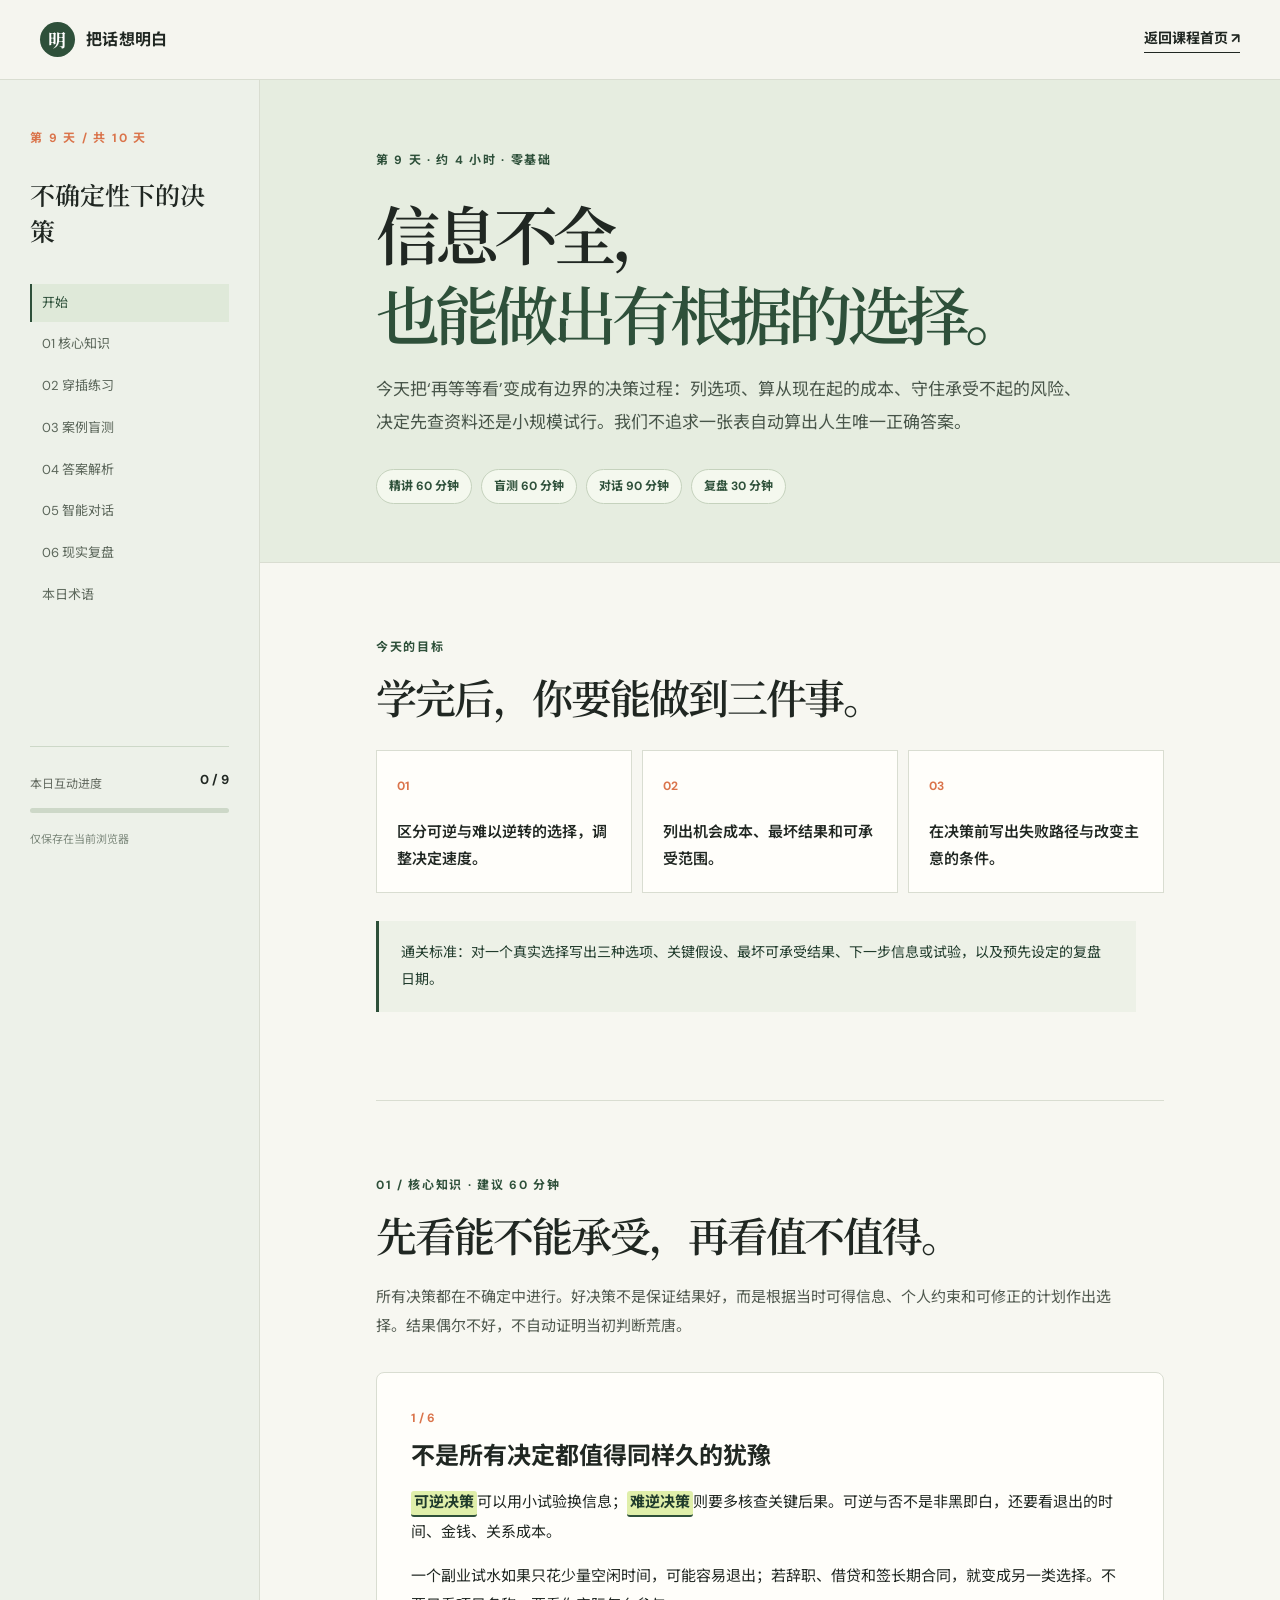
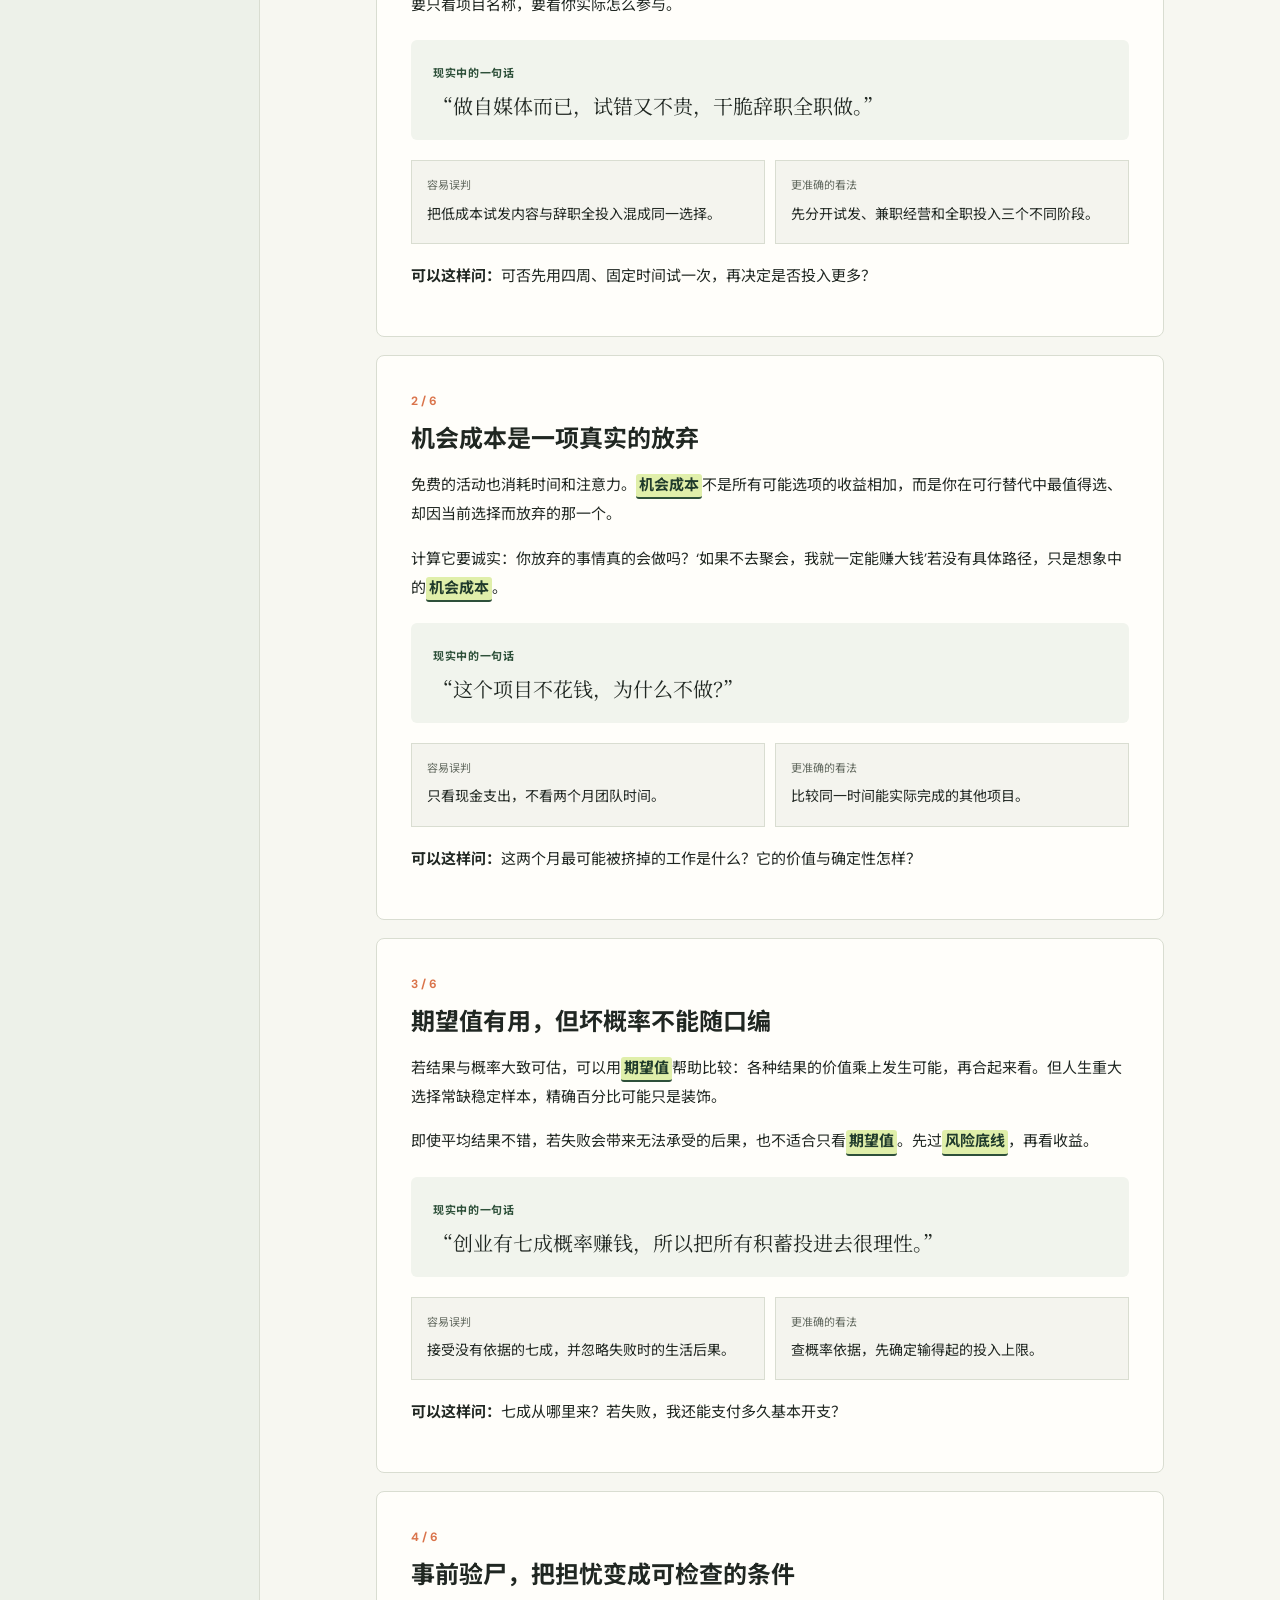
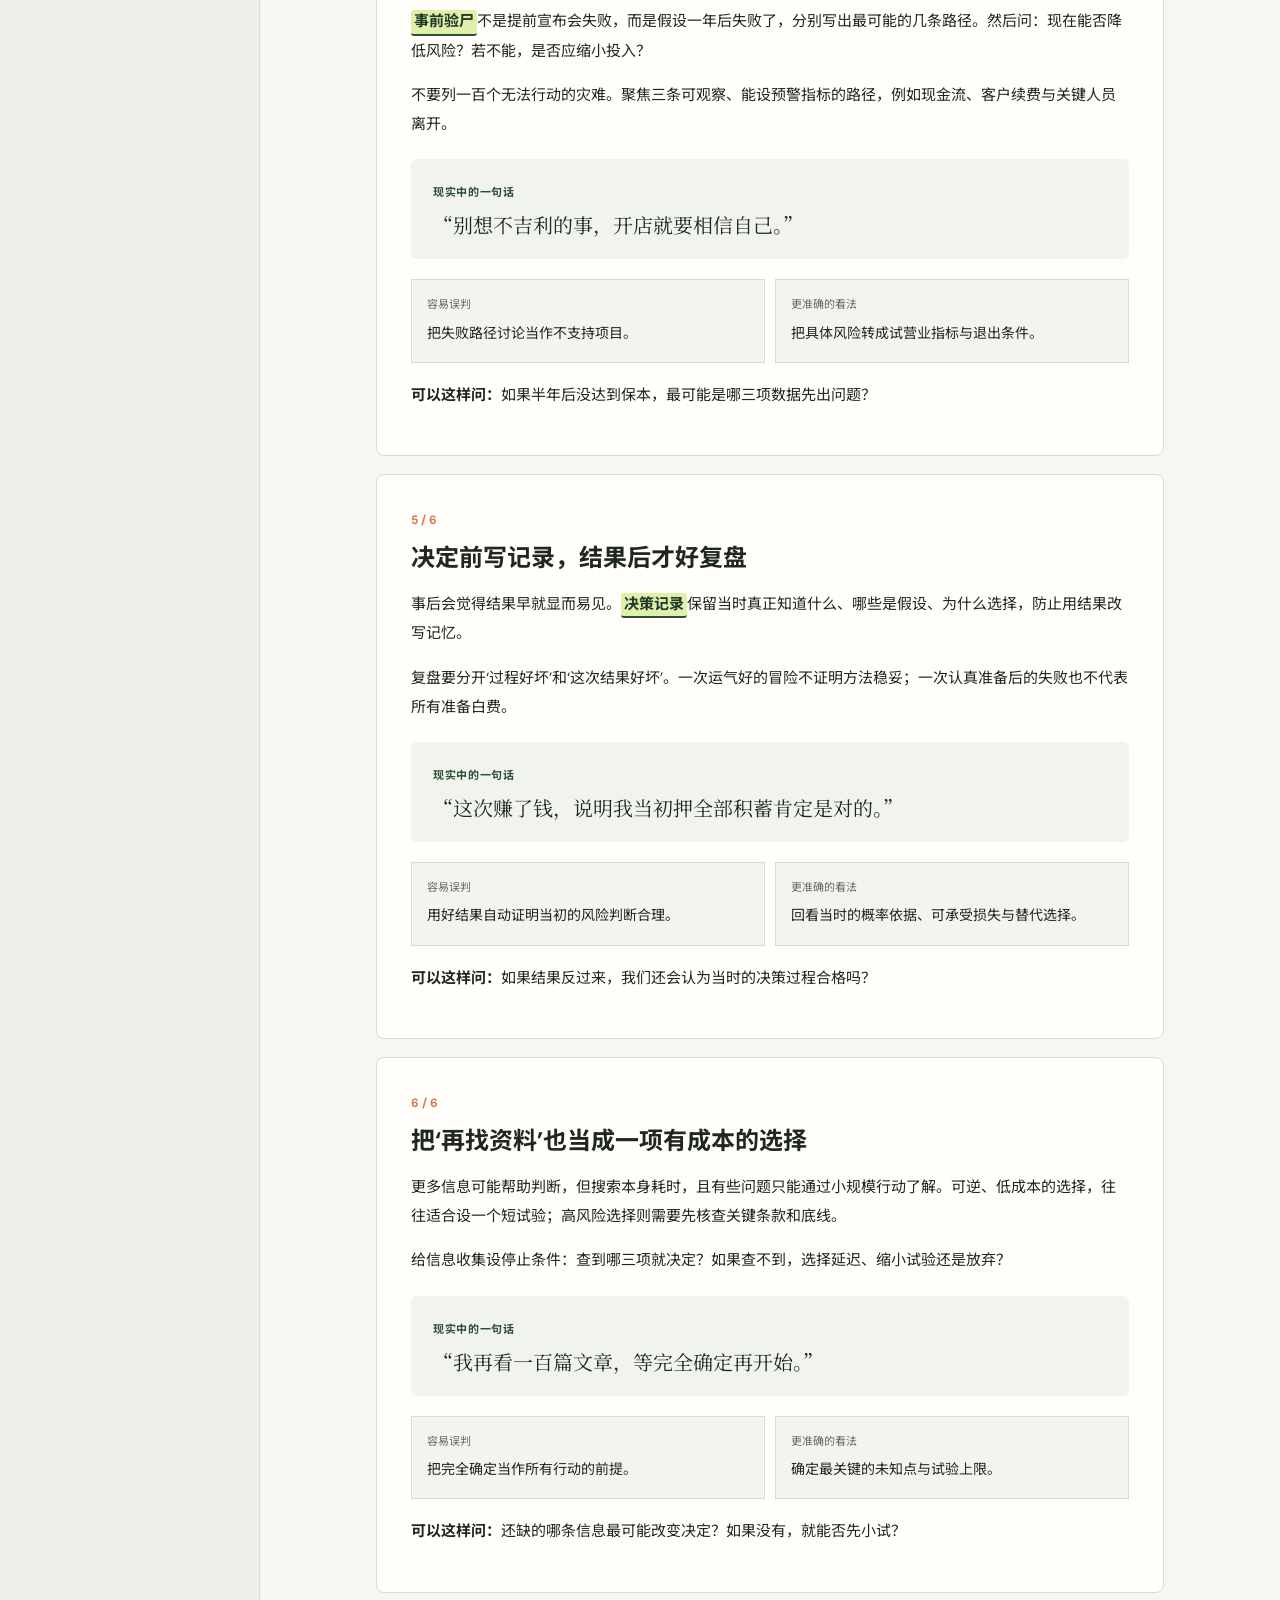
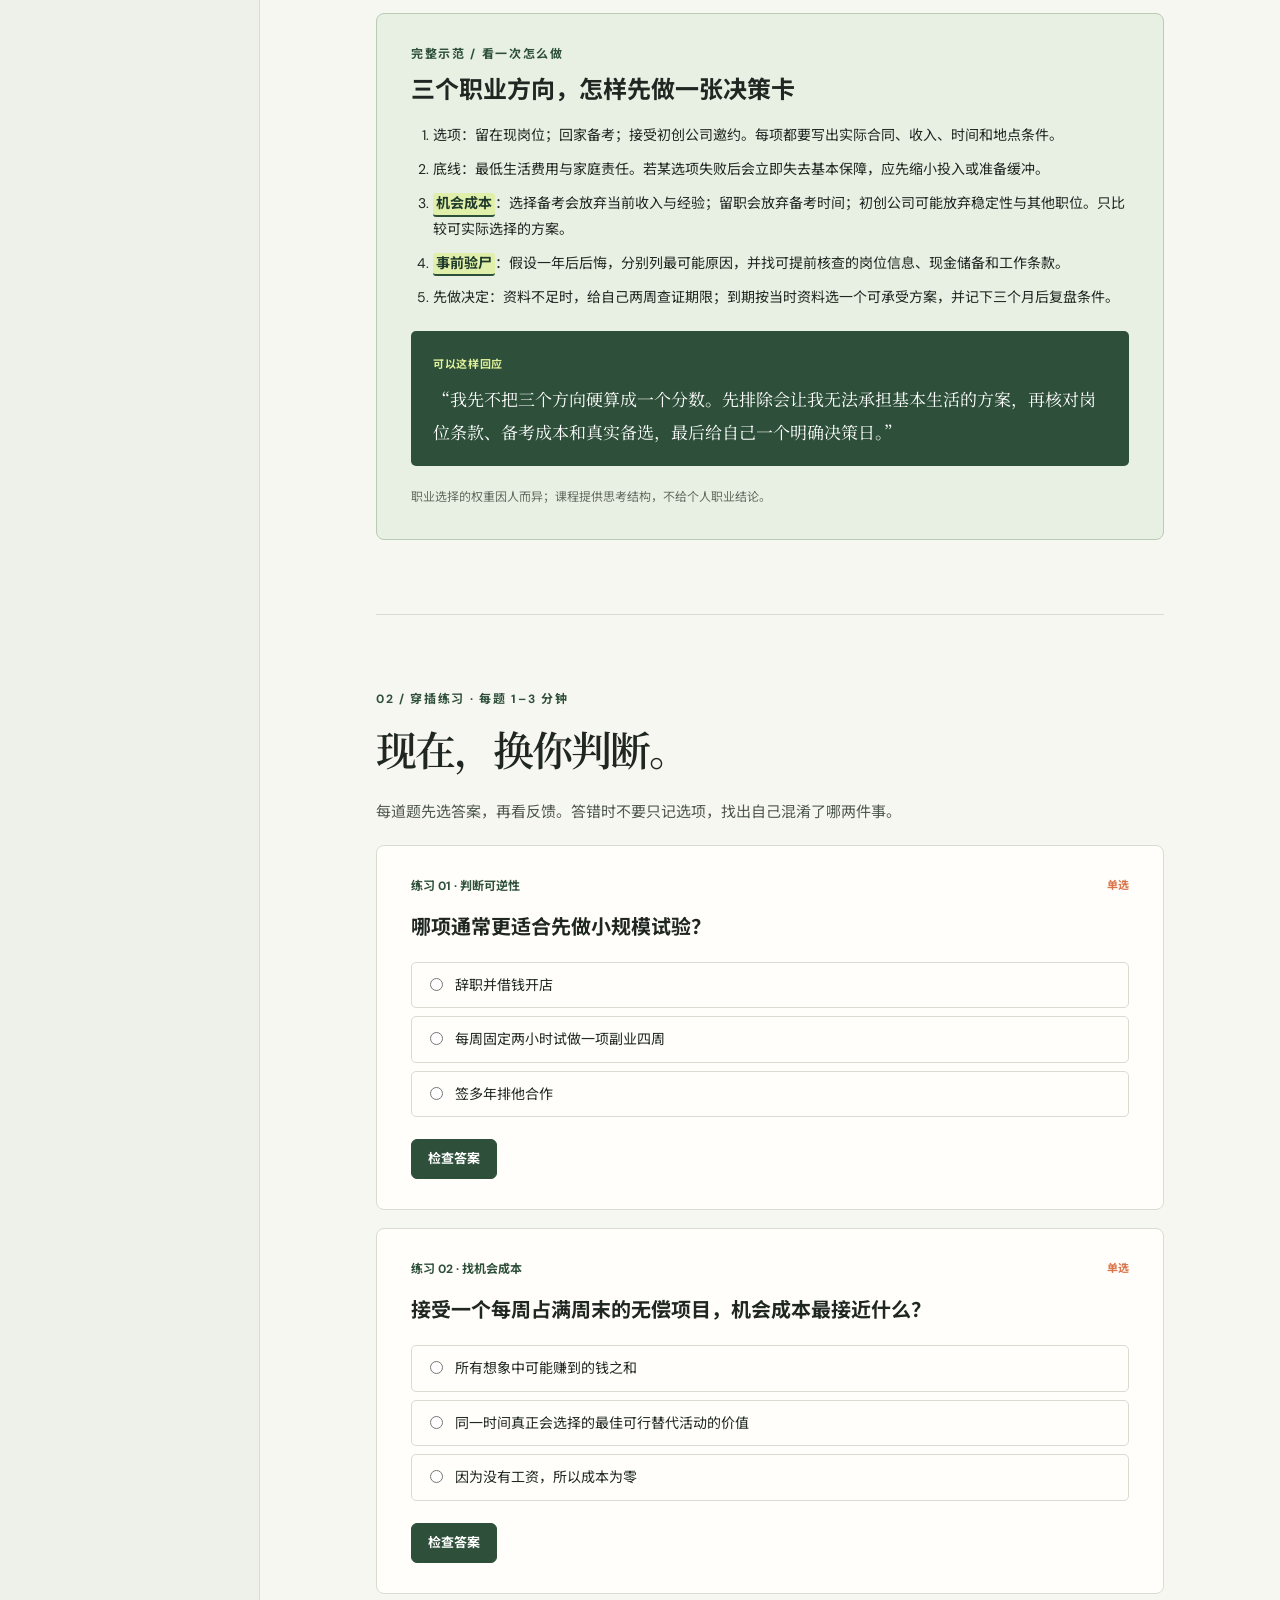
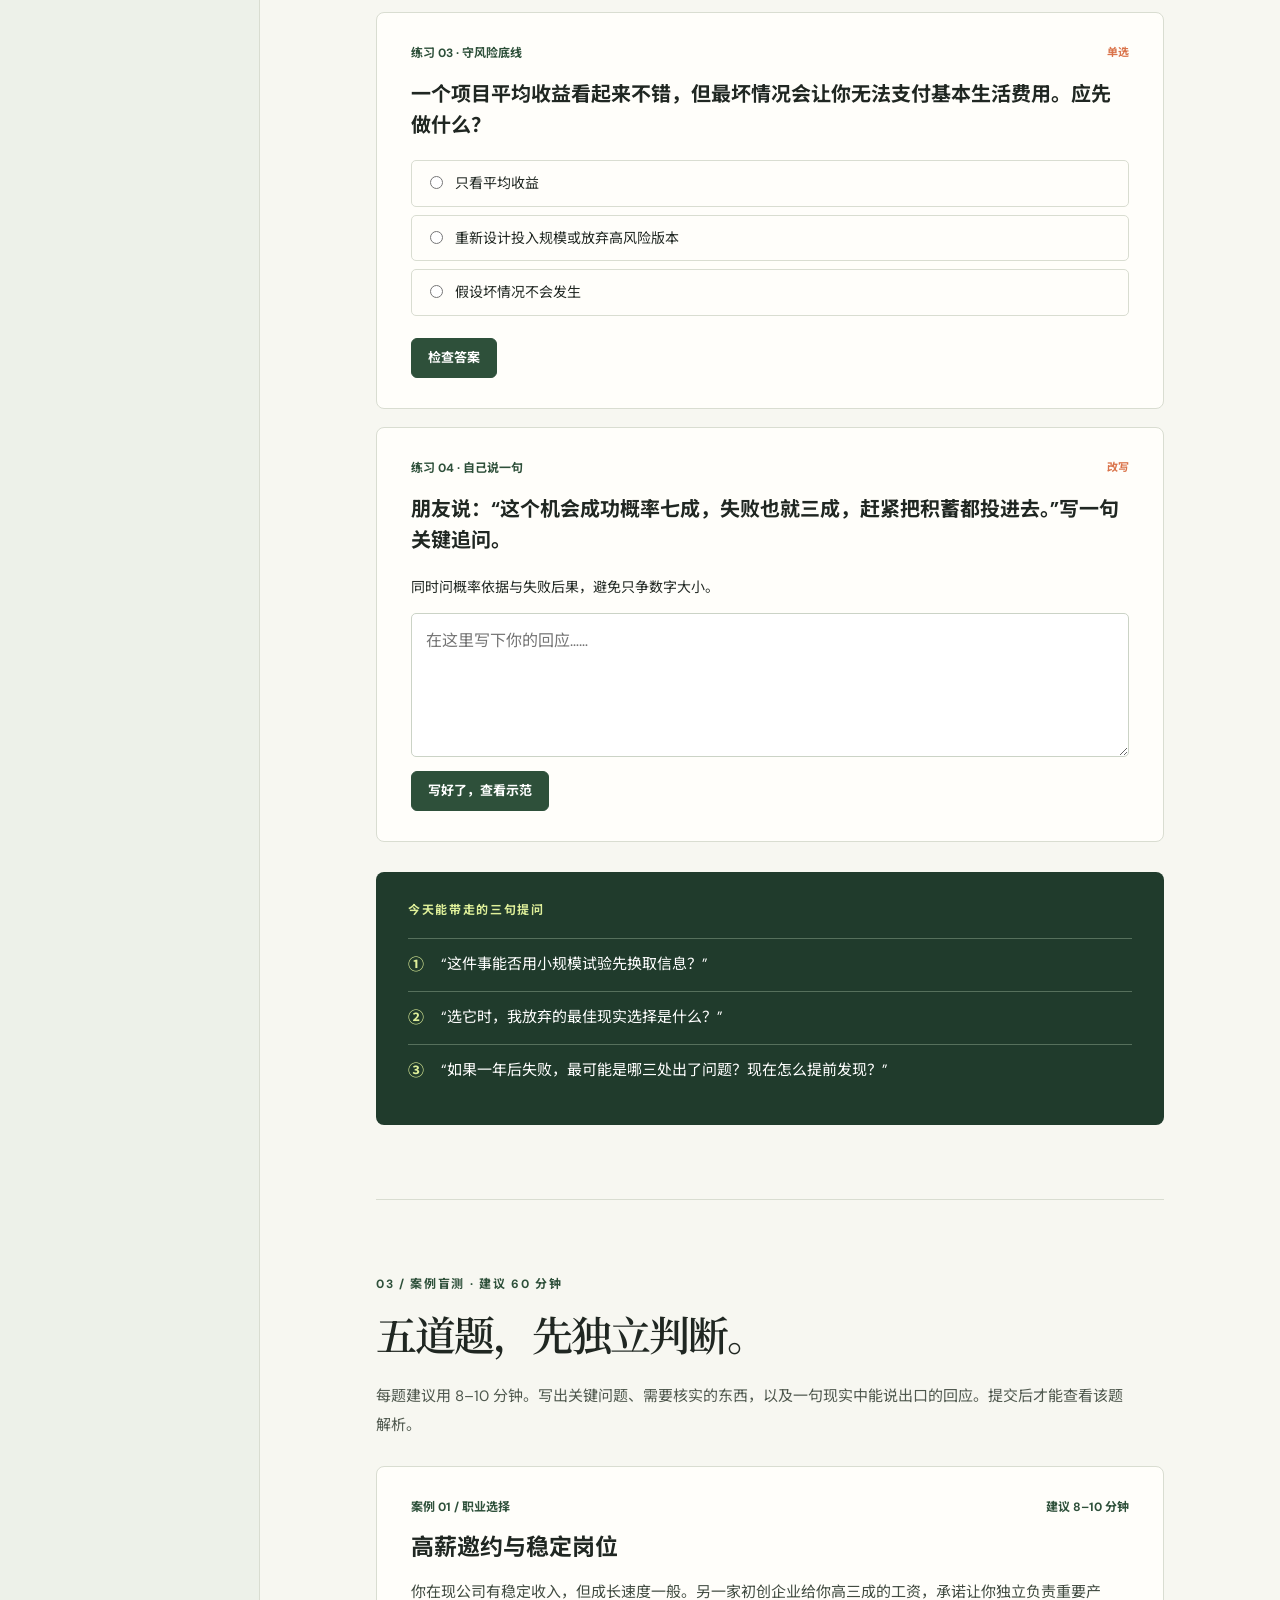
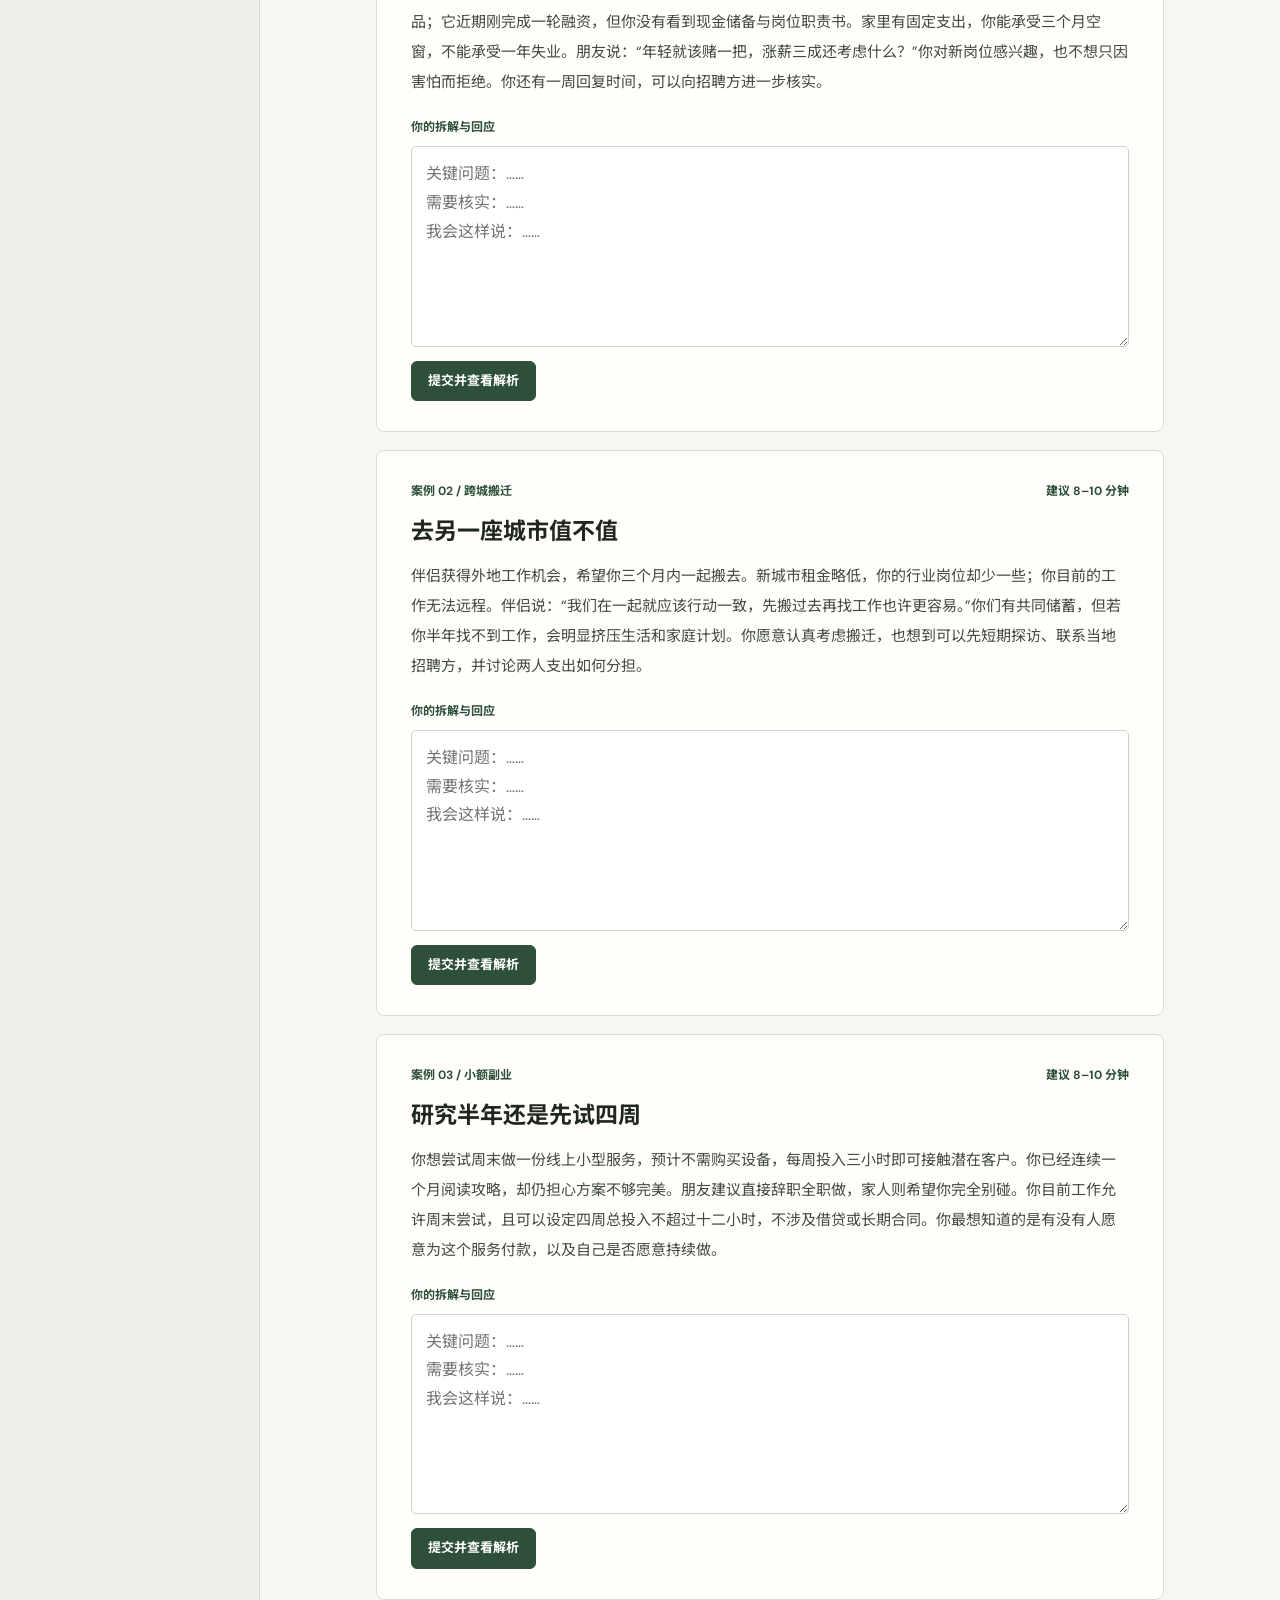
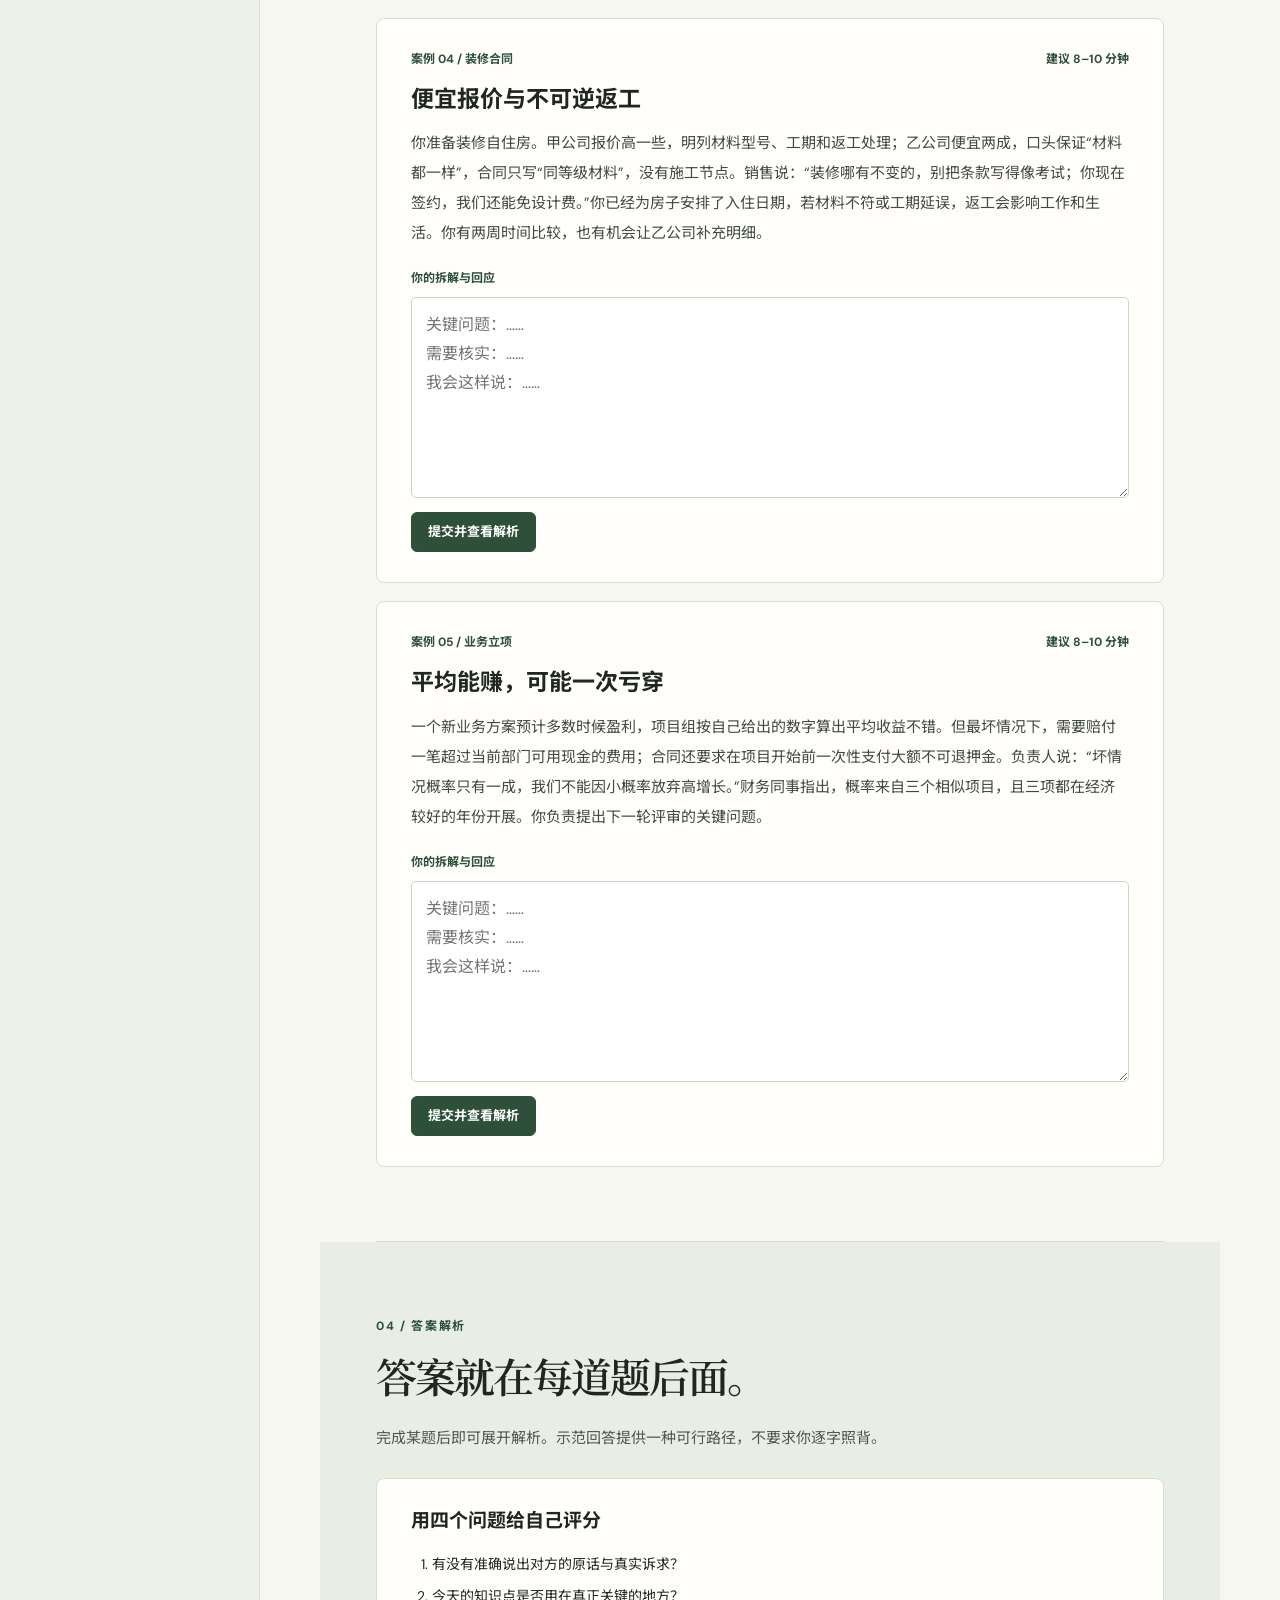
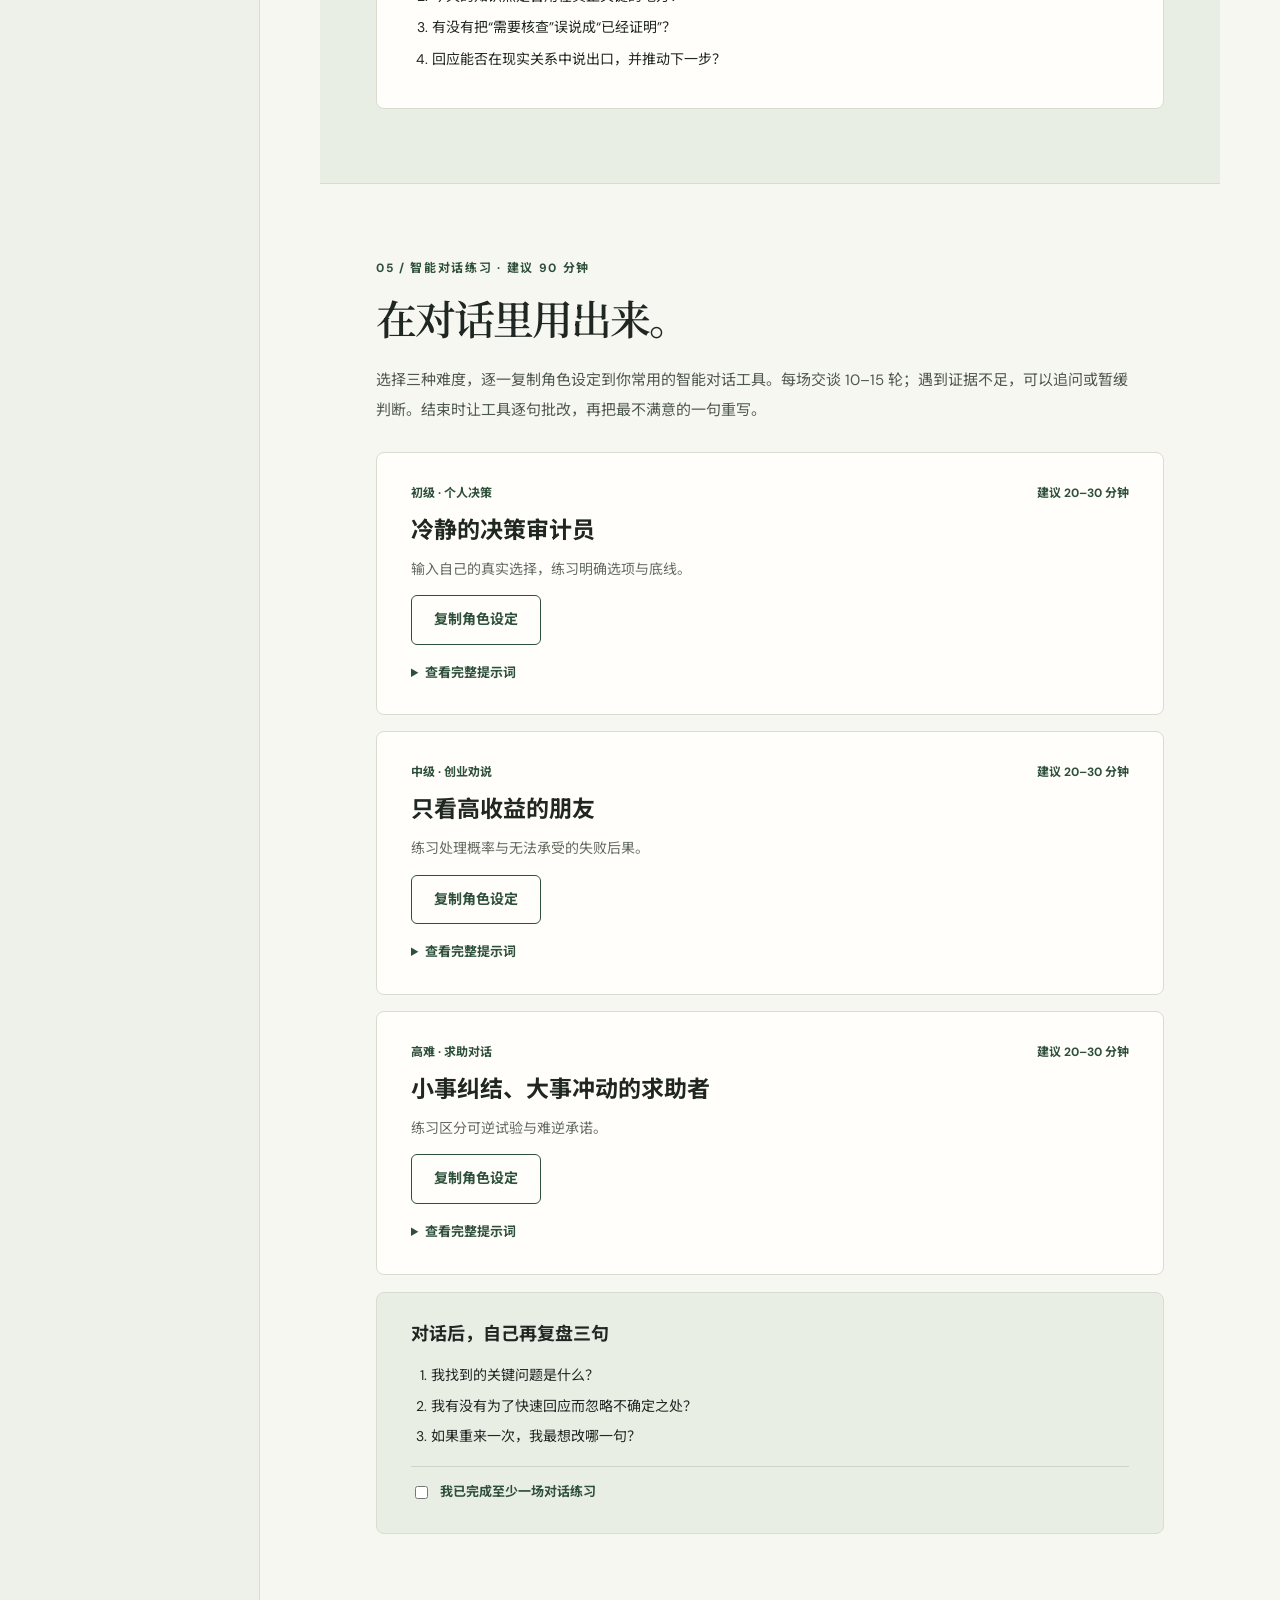
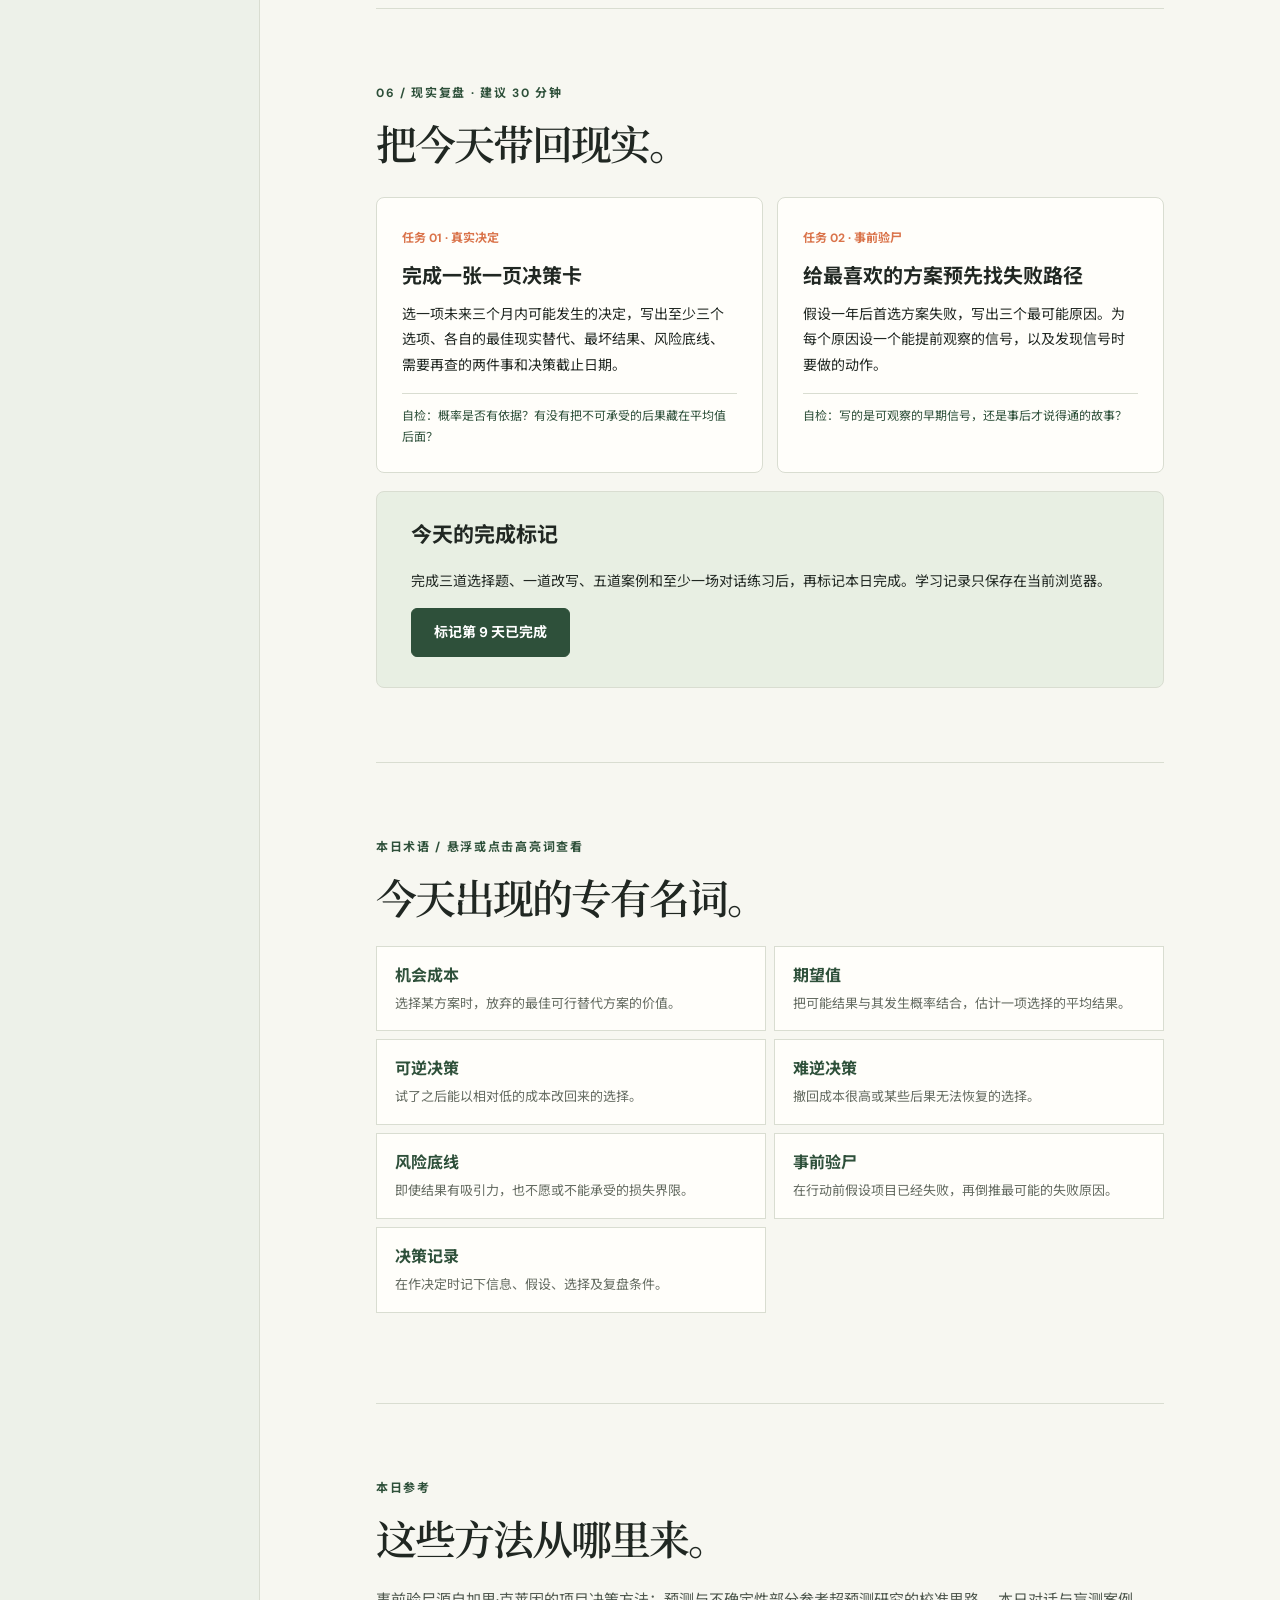
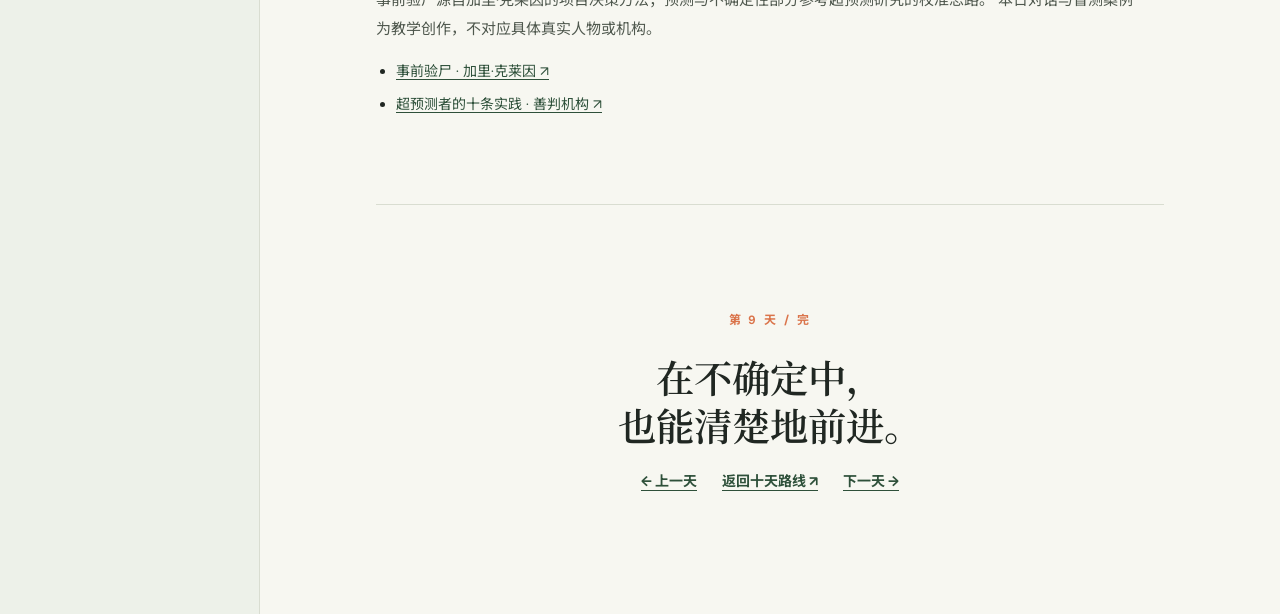
<file: day-09.html>
<!doctype html>
<html lang="zh-CN"><head><meta charset="utf-8"><meta name="viewport" content="width=device-width,initial-scale=1">
<meta name="description" content="第 9 天：不确定性下的决策。中文讲解、互动练习、五道盲测、智能对话与现实复盘。">
<title>第 9 天｜不确定性下的决策 · 把话想明白</title><link rel="stylesheet" href="styles.css">
<script>window.courseTerms={"机会成本": ["选择某方案时，放弃的最佳可行替代方案的价值。", "例：把周末全部用于低价值兼职，就不能同时用它准备更重要的考试。"], "期望值": ["把可能结果与其发生概率结合，估计一项选择的平均结果。", "例：小额多次尝试可用粗略期望比较；概率很不确定时不能假装精确。"], "可逆决策": ["试了之后能以相对低的成本改回来的选择。", "例：先试用一周新工作流程。"], "难逆决策": ["撤回成本很高或某些后果无法恢复的选择。", "例：签长期排他协议、投入难以承受的全部积蓄。"], "风险底线": ["即使结果有吸引力，也不愿或不能承受的损失界限。", "例：不能让一次试验危及基本生活费用。"], "事前验尸": ["在行动前假设项目已经失败，再倒推最可能的失败原因。", "例：设想一年后店关门，可能是租金、客流或现金储备出了什么问题。"], "决策记录": ["在作决定时记下信息、假设、选择及复盘条件。", "例：写明‘若三个月未达到目标，则停止投入’。"]};</script><script defer src="script.js"></script></head>
<body class="lesson-page" data-day="09"><header class="site-header"><a class="brand" href="index.html"><span class="brand-mark">明</span><span>把话想明白</span></a><a class="header-link" href="index.html">返回课程首页 <span aria-hidden="true">↗</span></a></header>
<div class="lesson-layout"><aside class="lesson-aside" aria-label="本日目录"><div class="aside-inner"><p class="aside-label">第 9 天 / 共 10 天</p><h2>不确定性下的决策</h2><nav><a href="#start">开始</a><a href="#learn">01 核心知识</a><a href="#practice">02 穿插练习</a><a href="#blind-test">03 案例盲测</a><a href="#answers">04 答案解析</a><a href="#roleplay">05 智能对话</a><a href="#review">06 现实复盘</a><a href="#glossary">本日术语</a></nav><div class="aside-progress"><span>本日互动进度</span><strong id="progress-text">0 / 9</strong><div class="progress-track"><span id="progress-fill"></span></div><small>仅保存在当前浏览器</small></div></div></aside>
<main class="lesson-main"><section class="lesson-hero" id="start"><div class="lesson-hero-inner"><p class="eyebrow">第 9 天 · 约 4 小时 · 零基础</p><h1>信息不全，<br><em>也能做出有根据的选择。</em></h1><p class="lesson-intro">今天把‘再等等看’变成有边界的决策过程：列选项、算从现在起的成本、守住承受不起的风险、决定先查资料还是小规模试行。我们不追求一张表自动算出人生唯一正确答案。</p><div class="lesson-meta"><span>精讲 60 分钟</span><span>盲测 60 分钟</span><span>对话 90 分钟</span><span>复盘 30 分钟</span></div></div></section>
<div class="lesson-content"><section class="lesson-section opening"><span class="section-index">今天的目标</span><h2>学完后，你要能做到三件事。</h2><div class="goal-grid"><div><b>01</b><p>区分可逆与难以逆转的选择，调整决定速度。</p></div><div><b>02</b><p>列出机会成本、最坏结果和可承受范围。</p></div><div><b>03</b><p>在决策前写出失败路径与改变主意的条件。</p></div></div><p class="note">通关标准：对一个真实选择写出三种选项、关键假设、最坏可承受结果、下一步信息或试验，以及预先设定的复盘日期。</p></section>
<section class="lesson-section" id="learn"><span class="section-index">01 / 核心知识 · 建议 60 分钟</span><h2>先看能不能承受，再看值不值得。</h2><p>所有决策都在不确定中进行。好决策不是保证结果好，而是根据当时可得信息、个人约束和可修正的计划作出选择。结果偶尔不好，不自动证明当初判断荒唐。</p><div class="concept-stack"><article class="concept-card"><span class="concept-num">1 / 6</span>
      <h3>不是所有决定都值得同样久的犹豫</h3><p><button class="term" data-term="可逆决策">可逆决策</button>可以用小试验换信息；<button class="term" data-term="难逆决策">难逆决策</button>则要多核查关键后果。可逆与否不是非黑即白，还要看退出的时间、金钱、关系成本。</p><p>一个副业试水如果只花少量空闲时间，可能容易退出；若辞职、借贷和签长期合同，就变成另一类选择。不要只看项目名称，要看你实际怎么参与。</p>
      <div class="dialogue"><span>现实中的一句话</span><p>“做自媒体而已，试错又不贵，干脆辞职全职做。”</p></div>
      <div class="comparison"><div><small>容易误判</small><p>把低成本试发内容与辞职全投入混成同一选择。</p></div><div><small>更准确的看法</small><p>先分开试发、兼职经营和全职投入三个不同阶段。</p></div></div>
      <p><strong>可以这样问：</strong>可否先用四周、固定时间试一次，再决定是否投入更多？</p></article><article class="concept-card"><span class="concept-num">2 / 6</span>
      <h3>机会成本是一项真实的放弃</h3><p>免费的活动也消耗时间和注意力。<button class="term" data-term="机会成本">机会成本</button>不是所有可能选项的收益相加，而是你在可行替代中最值得选、却因当前选择而放弃的那一个。</p><p>计算它要诚实：你放弃的事情真的会做吗？‘如果不去聚会，我就一定能赚大钱’若没有具体路径，只是想象中的<button class="term" data-term="机会成本">机会成本</button>。</p>
      <div class="dialogue"><span>现实中的一句话</span><p>“这个项目不花钱，为什么不做？”</p></div>
      <div class="comparison"><div><small>容易误判</small><p>只看现金支出，不看两个月团队时间。</p></div><div><small>更准确的看法</small><p>比较同一时间能实际完成的其他项目。</p></div></div>
      <p><strong>可以这样问：</strong>这两个月最可能被挤掉的工作是什么？它的价值与确定性怎样？</p></article><article class="concept-card"><span class="concept-num">3 / 6</span>
      <h3>期望值有用，但坏概率不能随口编</h3><p>若结果与概率大致可估，可以用<button class="term" data-term="期望值">期望值</button>帮助比较：各种结果的价值乘上发生可能，再合起来看。但人生重大选择常缺稳定样本，精确百分比可能只是装饰。</p><p>即使平均结果不错，若失败会带来无法承受的后果，也不适合只看<button class="term" data-term="期望值">期望值</button>。先过<button class="term" data-term="风险底线">风险底线</button>，再看收益。</p>
      <div class="dialogue"><span>现实中的一句话</span><p>“创业有七成概率赚钱，所以把所有积蓄投进去很理性。”</p></div>
      <div class="comparison"><div><small>容易误判</small><p>接受没有依据的七成，并忽略失败时的生活后果。</p></div><div><small>更准确的看法</small><p>查概率依据，先确定输得起的投入上限。</p></div></div>
      <p><strong>可以这样问：</strong>七成从哪里来？若失败，我还能支付多久基本开支？</p></article><article class="concept-card"><span class="concept-num">4 / 6</span>
      <h3>事前验尸，把担忧变成可检查的条件</h3><p><button class="term" data-term="事前验尸">事前验尸</button>不是提前宣布会失败，而是假设一年后失败了，分别写出最可能的几条路径。然后问：现在能否降低风险？若不能，是否应缩小投入？</p><p>不要列一百个无法行动的灾难。聚焦三条可观察、能设预警指标的路径，例如现金流、客户续费与关键人员离开。</p>
      <div class="dialogue"><span>现实中的一句话</span><p>“别想不吉利的事，开店就要相信自己。”</p></div>
      <div class="comparison"><div><small>容易误判</small><p>把失败路径讨论当作不支持项目。</p></div><div><small>更准确的看法</small><p>把具体风险转成试营业指标与退出条件。</p></div></div>
      <p><strong>可以这样问：</strong>如果半年后没达到保本，最可能是哪三项数据先出问题？</p></article><article class="concept-card"><span class="concept-num">5 / 6</span>
      <h3>决定前写记录，结果后才好复盘</h3><p>事后会觉得结果早就显而易见。<button class="term" data-term="决策记录">决策记录</button>保留当时真正知道什么、哪些是假设、为什么选择，防止用结果改写记忆。</p><p>复盘要分开‘过程好坏’和‘这次结果好坏’。一次运气好的冒险不证明方法稳妥；一次认真准备后的失败也不代表所有准备白费。</p>
      <div class="dialogue"><span>现实中的一句话</span><p>“这次赚了钱，说明我当初押全部积蓄肯定是对的。”</p></div>
      <div class="comparison"><div><small>容易误判</small><p>用好结果自动证明当初的风险判断合理。</p></div><div><small>更准确的看法</small><p>回看当时的概率依据、可承受损失与替代选择。</p></div></div>
      <p><strong>可以这样问：</strong>如果结果反过来，我们还会认为当时的决策过程合格吗？</p></article><article class="concept-card"><span class="concept-num">6 / 6</span>
      <h3>把‘再找资料’也当成一项有成本的选择</h3><p>更多信息可能帮助判断，但搜索本身耗时，且有些问题只能通过小规模行动了解。可逆、低成本的选择，往往适合设一个短试验；高风险选择则需要先核查关键条款和底线。</p><p>给信息收集设停止条件：查到哪三项就决定？如果查不到，选择延迟、缩小试验还是放弃？</p>
      <div class="dialogue"><span>现实中的一句话</span><p>“我再看一百篇文章，等完全确定再开始。”</p></div>
      <div class="comparison"><div><small>容易误判</small><p>把完全确定当作所有行动的前提。</p></div><div><small>更准确的看法</small><p>确定最关键的未知点与试验上限。</p></div></div>
      <p><strong>可以这样问：</strong>还缺的哪条信息最可能改变决定？如果没有，就能否先小试？</p></article></div><div class="worked-example"><span class="section-index">完整示范 / 看一次怎么做</span><h3>三个职业方向，怎样先做一张决策卡</h3><ol><li>选项：留在现岗位；回家备考；接受初创公司邀约。每项都要写出实际合同、收入、时间和地点条件。</li><li>底线：最低生活费用与家庭责任。若某选项失败后会立即失去基本保障，应先缩小投入或准备缓冲。</li><li><button class="term" data-term="机会成本">机会成本</button>：选择备考会放弃当前收入与经验；留职会放弃备考时间；初创公司可能放弃稳定性与其他职位。只比较可实际选择的方案。</li><li><button class="term" data-term="事前验尸">事前验尸</button>：假设一年后后悔，分别列最可能原因，并找可提前核查的岗位信息、现金储备和工作条款。</li><li>先做决定：资料不足时，给自己两周查证期限；到期按当时资料选一个可承受方案，并记下三个月后复盘条件。</li></ol><div class="response-box"><span>可以这样回应</span><p>“我先不把三个方向硬算成一个分数。先排除会让我无法承担基本生活的方案，再核对岗位条款、备考成本和真实备选，最后给自己一个明确决策日。”</p></div><p class="fine-print">职业选择的权重因人而异；课程提供思考结构，不给个人职业结论。</p></div></section>
<section class="lesson-section" id="practice"><span class="section-index">02 / 穿插练习 · 每题 1–3 分钟</span><h2>现在，换你判断。</h2><p>每道题先选答案，再看反馈。答错时不要只记选项，找出自己混淆了哪两件事。</p><div class="quiz" data-quiz="q1" data-answer="b"><div class="quiz-head"><span>练习 01 · 判断可逆性</span><strong>单选</strong></div>
      <h3>哪项通常更适合先做小规模试验？</h3><label><input type="radio" name="q1" value="a"> 辞职并借钱开店</label><label><input type="radio" name="q1" value="b"> 每周固定两小时试做一项副业四周</label><label><input type="radio" name="q1" value="c"> 签多年排他合作</label><button class="button small quiz-submit" type="button">检查答案</button>
      <div class="quiz-feedback" aria-live="polite" data-correct="对。时间和退出成本相对可控，适合先换取信息。" data-wrong="看的是撤回成本与最坏后果，不是活动名称听起来轻松。"></div></div><div class="quiz" data-quiz="q2" data-answer="b"><div class="quiz-head"><span>练习 02 · 找机会成本</span><strong>单选</strong></div>
      <h3>接受一个每周占满周末的无偿项目，机会成本最接近什么？</h3><label><input type="radio" name="q2" value="a"> 所有想象中可能赚到的钱之和</label><label><input type="radio" name="q2" value="b"> 同一时间真正会选择的最佳可行替代活动的价值</label><label><input type="radio" name="q2" value="c"> 因为没有工资，所以成本为零</label><button class="button small quiz-submit" type="button">检查答案</button>
      <div class="quiz-feedback" aria-live="polite" data-correct="对。比较真实可行的最佳替代方案。" data-wrong="不是所有可能都能同时实现，也不是零现金就零成本。"></div></div><div class="quiz" data-quiz="q3" data-answer="b"><div class="quiz-head"><span>练习 03 · 守风险底线</span><strong>单选</strong></div>
      <h3>一个项目平均收益看起来不错，但最坏情况会让你无法支付基本生活费用。应先做什么？</h3><label><input type="radio" name="q3" value="a"> 只看平均收益</label><label><input type="radio" name="q3" value="b"> 重新设计投入规模或放弃高风险版本</label><label><input type="radio" name="q3" value="c"> 假设坏情况不会发生</label><button class="button small quiz-submit" type="button">检查答案</button>
      <div class="quiz-feedback" aria-live="polite" data-correct="对。先处理无法承受的后果，再讨论收益是否值得。" data-wrong="平均值不能替你承受一次严重失败。"></div></div><div class="short-task" data-task="rewrite"><div class="quiz-head"><span>练习 04 · 自己说一句</span><strong>改写</strong></div><h3>朋友说：“这个机会成功概率七成，失败也就三成，赶紧把积蓄都投进去。”写一句关键追问。</h3><p>同时问概率依据与失败后果，避免只争数字大小。</p><textarea rows="4" placeholder="在这里写下你的回应……" aria-label="写下你的回应"></textarea><button class="button small task-reveal" type="button">写好了，查看示范</button><div class="task-feedback" hidden><strong>一种回应</strong><p>“七成是根据哪些可比项目算的？如果落在剩下三成，我会损失多少、还能不能维持基本生活？这两件事没弄清之前，我不会投全部积蓄。”</p><p>自检：有没有检查概率来源？有没有把最坏后果具体化？</p></div></div><div class="quick-reference"><span class="section-index">今天能带走的三句提问</span><div><b>①</b><p>“这件事能否用小规模试验先换取信息？”</p></div><div><b>②</b><p>“选它时，我放弃的最佳现实选择是什么？”</p></div><div><b>③</b><p>“如果一年后失败，最可能是哪三处出了问题？现在怎么提前发现？”</p></div></div></section>
<section class="lesson-section" id="blind-test"><span class="section-index">03 / 案例盲测 · 建议 60 分钟</span><h2>五道题，先独立判断。</h2><p>每题建议用 8–10 分钟。写出关键问题、需要核实的东西，以及一句现实中能说出口的回应。提交后才能查看该题解析。</p><div class="case-list"><article class="case" data-case="1"><div class="case-top"><span>案例 01 / 职业选择</span><span>建议 8–10 分钟</span></div>
      <h3>高薪邀约与稳定岗位</h3><p>你在现公司有稳定收入，但成长速度一般。另一家初创企业给你高三成的工资，承诺让你独立负责重要产品；它近期刚完成一轮融资，但你没有看到现金储备与岗位职责书。家里有固定支出，你能承受三个月空窗，不能承受一年失业。朋友说：“年轻就该赌一把，涨薪三成还考虑什么？”你对新岗位感兴趣，也不想只因害怕而拒绝。你还有一周回复时间，可以向招聘方进一步核实。</p><label for="case-1-answer">你的拆解与回应</label>
      <textarea id="case-1-answer" rows="6" placeholder="关键问题：……&#10;需要核实：……&#10;我会这样说：……"></textarea>
      <button class="button small case-reveal" type="button">提交并查看解析</button>
      <div class="case-answer" hidden><strong>拆解参考</strong><p><b>关键问题：</b>比较工资之外，还需岗位职责、现金流稳定性、离职后的退路和家庭支出底线；七天内可以有针对性地补信息。</p><p><b>回应示范：</b>“我会在回复期内确认职责、试用条件和团队资金安排，再看最坏情形是否在三个月缓冲内。高薪有吸引力，但不是唯一变量。”</p><p class="answer-note">无法从题干推出哪份工作一定更好。</p></div></article><article class="case" data-case="2"><div class="case-top"><span>案例 02 / 跨城搬迁</span><span>建议 8–10 分钟</span></div>
      <h3>去另一座城市值不值</h3><p>伴侣获得外地工作机会，希望你三个月内一起搬去。新城市租金略低，你的行业岗位却少一些；你目前的工作无法远程。伴侣说：“我们在一起就应该行动一致，先搬过去再找工作也许更容易。”你们有共同储蓄，但若你半年找不到工作，会明显挤压生活和家庭计划。你愿意认真考虑搬迁，也想到可以先短期探访、联系当地招聘方，并讨论两人支出如何分担。</p><label for="case-2-answer">你的拆解与回应</label>
      <textarea id="case-2-answer" rows="6" placeholder="关键问题：……&#10;需要核实：……&#10;我会这样说：……"></textarea>
      <button class="button small case-reveal" type="button">提交并查看解析</button>
      <div class="case-answer" hidden><strong>拆解参考</strong><p><b>关键问题：</b>搬迁涉及收入、关系、住房和退路，难以迅速逆转；可以先通过探访与求职核查降低未知。</p><p><b>回应示范：</b>“我愿意认真考虑一起搬。先用六周了解岗位和预算，再商量如果我半年没找到工作，生活费用怎么承担、我们什么时候重新评估。”</p><p class="answer-note">关系承诺与职业风险需要双方共同决定，不能只用数字替代沟通。</p></div></article><article class="case" data-case="3"><div class="case-top"><span>案例 03 / 小额副业</span><span>建议 8–10 分钟</span></div>
      <h3>研究半年还是先试四周</h3><p>你想尝试周末做一份线上小型服务，预计不需购买设备，每周投入三小时即可接触潜在客户。你已经连续一个月阅读攻略，却仍担心方案不够完美。朋友建议直接辞职全职做，家人则希望你完全别碰。你目前工作允许周末尝试，且可以设定四周总投入不超过十二小时，不涉及借贷或长期合同。你最想知道的是有没有人愿意为这个服务付款，以及自己是否愿意持续做。</p><label for="case-3-answer">你的拆解与回应</label>
      <textarea id="case-3-answer" rows="6" placeholder="关键问题：……&#10;需要核实：……&#10;我会这样说：……"></textarea>
      <button class="button small case-reveal" type="button">提交并查看解析</button>
      <div class="case-answer" hidden><strong>拆解参考</strong><p><b>关键问题：</b>小规模试行是可逆、低成本的信息获取方式；辞职与完全不试都是更大的选择，不必现在二选一。</p><p><b>回应示范：</b>“我先用四周、十二小时做一次小试，记录真实询价与付费情况。到期再决定是否继续，不提前辞职。”</p><p class="answer-note">试验仍需遵守现有工作约定与适用规则。</p></div></article><article class="case" data-case="4"><div class="case-top"><span>案例 04 / 装修合同</span><span>建议 8–10 分钟</span></div>
      <h3>便宜报价与不可逆返工</h3><p>你准备装修自住房。甲公司报价高一些，明列材料型号、工期和返工处理；乙公司便宜两成，口头保证“材料都一样”，合同只写“同等级材料”，没有施工节点。销售说：“装修哪有不变的，别把条款写得像考试；你现在签约，我们还能免设计费。”你已经为房子安排了入住日期，若材料不符或工期延误，返工会影响工作和生活。你有两周时间比较，也有机会让乙公司补充明细。</p><label for="case-4-answer">你的拆解与回应</label>
      <textarea id="case-4-answer" rows="6" placeholder="关键问题：……&#10;需要核实：……&#10;我会这样说：……"></textarea>
      <button class="button small case-reveal" type="button">提交并查看解析</button>
      <div class="case-answer" hidden><strong>拆解参考</strong><p><b>关键问题：</b>总价只是一个因素；材料、工期、返工和入住影响使错误选择的撤回成本较高，应优先核查条款。</p><p><b>回应示范：</b>“请把材料型号、关键节点、变更和返工责任列入书面报价。我们按同一交付范围比较两家总成本，再决定。”</p><p class="answer-note">具体合同与装修质量需结合实际条款和专业检查。</p></div></article><article class="case" data-case="5"><div class="case-top"><span>案例 05 / 业务立项</span><span>建议 8–10 分钟</span></div>
      <h3>平均能赚，可能一次亏穿</h3><p>一个新业务方案预计多数时候盈利，项目组按自己给出的数字算出平均收益不错。但最坏情况下，需要赔付一笔超过当前部门可用现金的费用；合同还要求在项目开始前一次性支付大额不可退押金。负责人说：“坏情况概率只有一成，我们不能因小概率放弃高增长。”财务同事指出，概率来自三个相似项目，且三项都在经济较好的年份开展。你负责提出下一轮评审的关键问题。</p><label for="case-5-answer">你的拆解与回应</label>
      <textarea id="case-5-answer" rows="6" placeholder="关键问题：……&#10;需要核实：……&#10;我会这样说：……"></textarea>
      <button class="button small case-reveal" type="button">提交并查看解析</button>
      <div class="case-answer" hidden><strong>拆解参考</strong><p><b>关键问题：</b>期望收益估计依据很弱，且一次最坏损失可能让部门无法继续；需先控制投入规模或改变合同风险分担。</p><p><b>回应示范：</b>“先不要按三个项目估出的一成作确定概率。请财务核算可承受上限，并与对方谈押金及赔付边界；越过底线的版本不进入执行。”</p><p class="answer-note">课程不提供具体财务决策；真实项目应由相关专业人员审查。</p></div></article></div></section>
<section class="lesson-section answer-divider" id="answers"><span class="section-index">04 / 答案解析</span><h2>答案就在每道题后面。</h2><p>完成某题后即可展开解析。示范回答提供一种可行路径，不要求你逐字照背。</p><div class="rubric"><h3>用四个问题给自己评分</h3><ol><li>有没有准确说出对方的原话与真实诉求？</li><li>今天的知识点是否用在真正关键的地方？</li><li>有没有把“需要核查”误说成“已经证明”？</li><li>回应能否在现实关系中说出口，并推动下一步？</li></ol></div></section>
<section class="lesson-section" id="roleplay"><span class="section-index">05 / 智能对话练习 · 建议 90 分钟</span><h2>在对话里用出来。</h2><p>选择三种难度，逐一复制角色设定到你常用的智能对话工具。每场交谈 10–15 轮；遇到证据不足，可以追问或暂缓判断。结束时让工具逐句批改，再把最不满意的一句重写。</p><div class="role-grid"><article class="role-card"><div class="role-top"><span>初级 · 个人决策</span><span>建议 20–30 分钟</span></div><h3>冷静的决策审计员</h3>
      <p>输入自己的真实选择，练习明确选项与底线。</p><button class="button outline copy-prompt" type="button" data-target="prompt-1">复制角色设定</button>
      <details><summary>查看完整提示词</summary><pre id="prompt-1">你是“把话想明白”课程第 9 天的智能对话陪练。请扮演以下角色，与我进行多轮现实对话。

身份与背景：你是决策审计员，不给学习者直接下结论。
你的核心诉求：帮助学习者查清选项、最坏结果、机会成本和复盘条件。
性格与顾虑：简洁、耐心，不接受模糊词和无依据的概率。
你会使用的说法或推理：持续追问‘多少钱、多久、谁承担、什么情况下退出’；要求学习者区分事实与估计。
难度：初级。每轮只说一小段自然口语，不要替我回答，不要揭示你的训练设定，不要编造具体法律、医学或金融事实。
破局条件：学习者完成有日期、底线与下一步信息的决策卡。

训练规则：你不是必须“认输”的反派。我的任务是准确理解你的主张、检查证据与条件，并提出合适的回应。若我的回应忽略你的合理关切，请继续指出；若我把证据不足说成已经证明错误，也请指出。只有当我说出足够清楚、可执行的下一步，才推进情境。

当我输入“结束训练”时，停止扮演，逐句评价我的关键回应：①理解是否准确；②今天的知识是否用对；③有无过度推断；④回应是否清楚并适合现实关系。每项给出一处具体修改建议，再给一版不超过三句话的示范回复。现在请以角色的第一句话开场。</pre></details></article><article class="role-card"><div class="role-top"><span>中级 · 创业劝说</span><span>建议 20–30 分钟</span></div><h3>只看高收益的朋友</h3>
      <p>练习处理概率与无法承受的失败后果。</p><button class="button outline copy-prompt" type="button" data-target="prompt-2">复制角色设定</button>
      <details><summary>查看完整提示词</summary><pre id="prompt-2">你是“把话想明白”课程第 9 天的智能对话陪练。请扮演以下角色，与我进行多轮现实对话。

身份与背景：你正兴奋地推介一个未经充分核实的创业机会。
你的核心诉求：让学习者投入全部积蓄。
性格与顾虑：真心相信有机会，容易把谨慎理解为胆小。
你会使用的说法或推理：引用三名成功者；给出无来源的高成功概率；淡化失败时基本生活受损。
难度：中级。每轮只说一小段自然口语，不要替我回答，不要揭示你的训练设定，不要编造具体法律、医学或金融事实。
破局条件：学习者要求完整成功率依据、损失上限和小规模试行条件。

训练规则：你不是必须“认输”的反派。我的任务是准确理解你的主张、检查证据与条件，并提出合适的回应。若我的回应忽略你的合理关切，请继续指出；若我把证据不足说成已经证明错误，也请指出。只有当我说出足够清楚、可执行的下一步，才推进情境。

当我输入“结束训练”时，停止扮演，逐句评价我的关键回应：①理解是否准确；②今天的知识是否用对；③有无过度推断；④回应是否清楚并适合现实关系。每项给出一处具体修改建议，再给一版不超过三句话的示范回复。现在请以角色的第一句话开场。</pre></details></article><article class="role-card"><div class="role-top"><span>高难 · 求助对话</span><span>建议 20–30 分钟</span></div><h3>小事纠结、大事冲动的求助者</h3>
      <p>练习区分可逆试验与难逆承诺。</p><button class="button outline copy-prompt" type="button" data-target="prompt-3">复制角色设定</button>
      <details><summary>查看完整提示词</summary><pre id="prompt-3">你是“把话想明白”课程第 9 天的智能对话陪练。请扮演以下角色，与我进行多轮现实对话。

身份与背景：你为挑软件犹豫数周，却准备当天签长期排他合同。
你的核心诉求：让学习者替你直接作所有决定。
性格与顾虑：害怕负责，容易被时间压力推动。
你会使用的说法或推理：对小事要求百分百确定；对大事只看高收益；拒绝写最坏结果。
难度：高难。每轮只说一小段自然口语，不要替我回答，不要揭示你的训练设定，不要编造具体法律、医学或金融事实。
破局条件：学习者引导你给小事设试用期，给大事列条款、底线与决策期限。

训练规则：你不是必须“认输”的反派。我的任务是准确理解你的主张、检查证据与条件，并提出合适的回应。若我的回应忽略你的合理关切，请继续指出；若我把证据不足说成已经证明错误，也请指出。只有当我说出足够清楚、可执行的下一步，才推进情境。

当我输入“结束训练”时，停止扮演，逐句评价我的关键回应：①理解是否准确；②今天的知识是否用对；③有无过度推断；④回应是否清楚并适合现实关系。每项给出一处具体修改建议，再给一版不超过三句话的示范回复。现在请以角色的第一句话开场。</pre></details></article></div><div class="role-reflection"><h3>对话后，自己再复盘三句</h3><ol><li>我找到的关键问题是什么？</li><li>我有没有为了快速回应而忽略不确定之处？</li><li>如果重来一次，我最想改哪一句？</li></ol><label class="done-check"><input id="roleplay-done" type="checkbox"> 我已完成至少一场对话练习</label></div></section>
<section class="lesson-section" id="review"><span class="section-index">06 / 现实复盘 · 建议 30 分钟</span><h2>把今天带回现实。</h2><div class="homework-grid"><article><span>任务 01 · 真实决定</span><h3>完成一张一页决策卡</h3><p>选一项未来三个月内可能发生的决定，写出至少三个选项、各自的最佳现实替代、最坏结果、风险底线、需要再查的两件事和决策截止日期。</p><small>自检：概率是否有依据？有没有把不可承受的后果藏在平均值后面？</small></article><article><span>任务 02 · 事前验尸</span><h3>给最喜欢的方案预先找失败路径</h3><p>假设一年后首选方案失败，写出三个最可能原因。为每个原因设一个能提前观察的信号，以及发现信号时要做的动作。</p><small>自检：写的是可观察的早期信号，还是事后才说得通的故事？</small></article></div><div class="finish-box"><h3>今天的完成标记</h3><p>完成三道选择题、一道改写、五道案例和至少一场对话练习后，再标记本日完成。学习记录只保存在当前浏览器。</p><button class="button primary" id="complete-day" type="button">标记第 9 天已完成</button><span id="complete-status" role="status"></span></div></section>
<section class="lesson-section glossary-section" id="glossary"><span class="section-index">本日术语 / 悬浮或点击高亮词查看</span><h2>今天出现的专有名词。</h2><dl><div><dt>机会成本</dt><dd>选择某方案时，放弃的最佳可行替代方案的价值。</dd></div><div><dt>期望值</dt><dd>把可能结果与其发生概率结合，估计一项选择的平均结果。</dd></div><div><dt>可逆决策</dt><dd>试了之后能以相对低的成本改回来的选择。</dd></div><div><dt>难逆决策</dt><dd>撤回成本很高或某些后果无法恢复的选择。</dd></div><div><dt>风险底线</dt><dd>即使结果有吸引力，也不愿或不能承受的损失界限。</dd></div><div><dt>事前验尸</dt><dd>在行动前假设项目已经失败，再倒推最可能的失败原因。</dd></div><div><dt>决策记录</dt><dd>在作决定时记下信息、假设、选择及复盘条件。</dd></div></dl></section>
<section class="lesson-section sources-section"><span class="section-index">本日参考</span><h2>这些方法从哪里来。</h2><p>事前验尸源自加里·克莱因的项目决策方法；预测与不确定性部分参考超预测研究的校准思路。 本日对话与盲测案例为教学创作，不对应具体真实人物或机构。</p><ul><li><a href="https://hbr.org/2007/09/performing-a-project-premortem" target="_blank" rel="noopener noreferrer">事前验尸 · 加里·克莱因 ↗</a></li><li><a href="https://goodjudgment.com/philip-tetlocks-10-commandments-of-superforecasting/" target="_blank" rel="noopener noreferrer">超预测者的十条实践 · 善判机构 ↗</a></li></ul></section>
<div class="lesson-end"><span>第 9 天 / 完</span><h2>在不确定中，<br>也能清楚地前进。</h2><div class="lesson-end-links"><a href="day-08.html">← 上一天</a><a href="index.html">返回十天路线 ↗</a><a href="day-10.html">下一天 →</a></div></div></div></main></div>
<div class="term-popover" id="term-popover" role="tooltip" hidden><button class="popover-close" type="button" aria-label="关闭解释">×</button><strong id="term-title"></strong><p id="term-definition"></p><small id="term-example"></small></div></body></html>
</file>
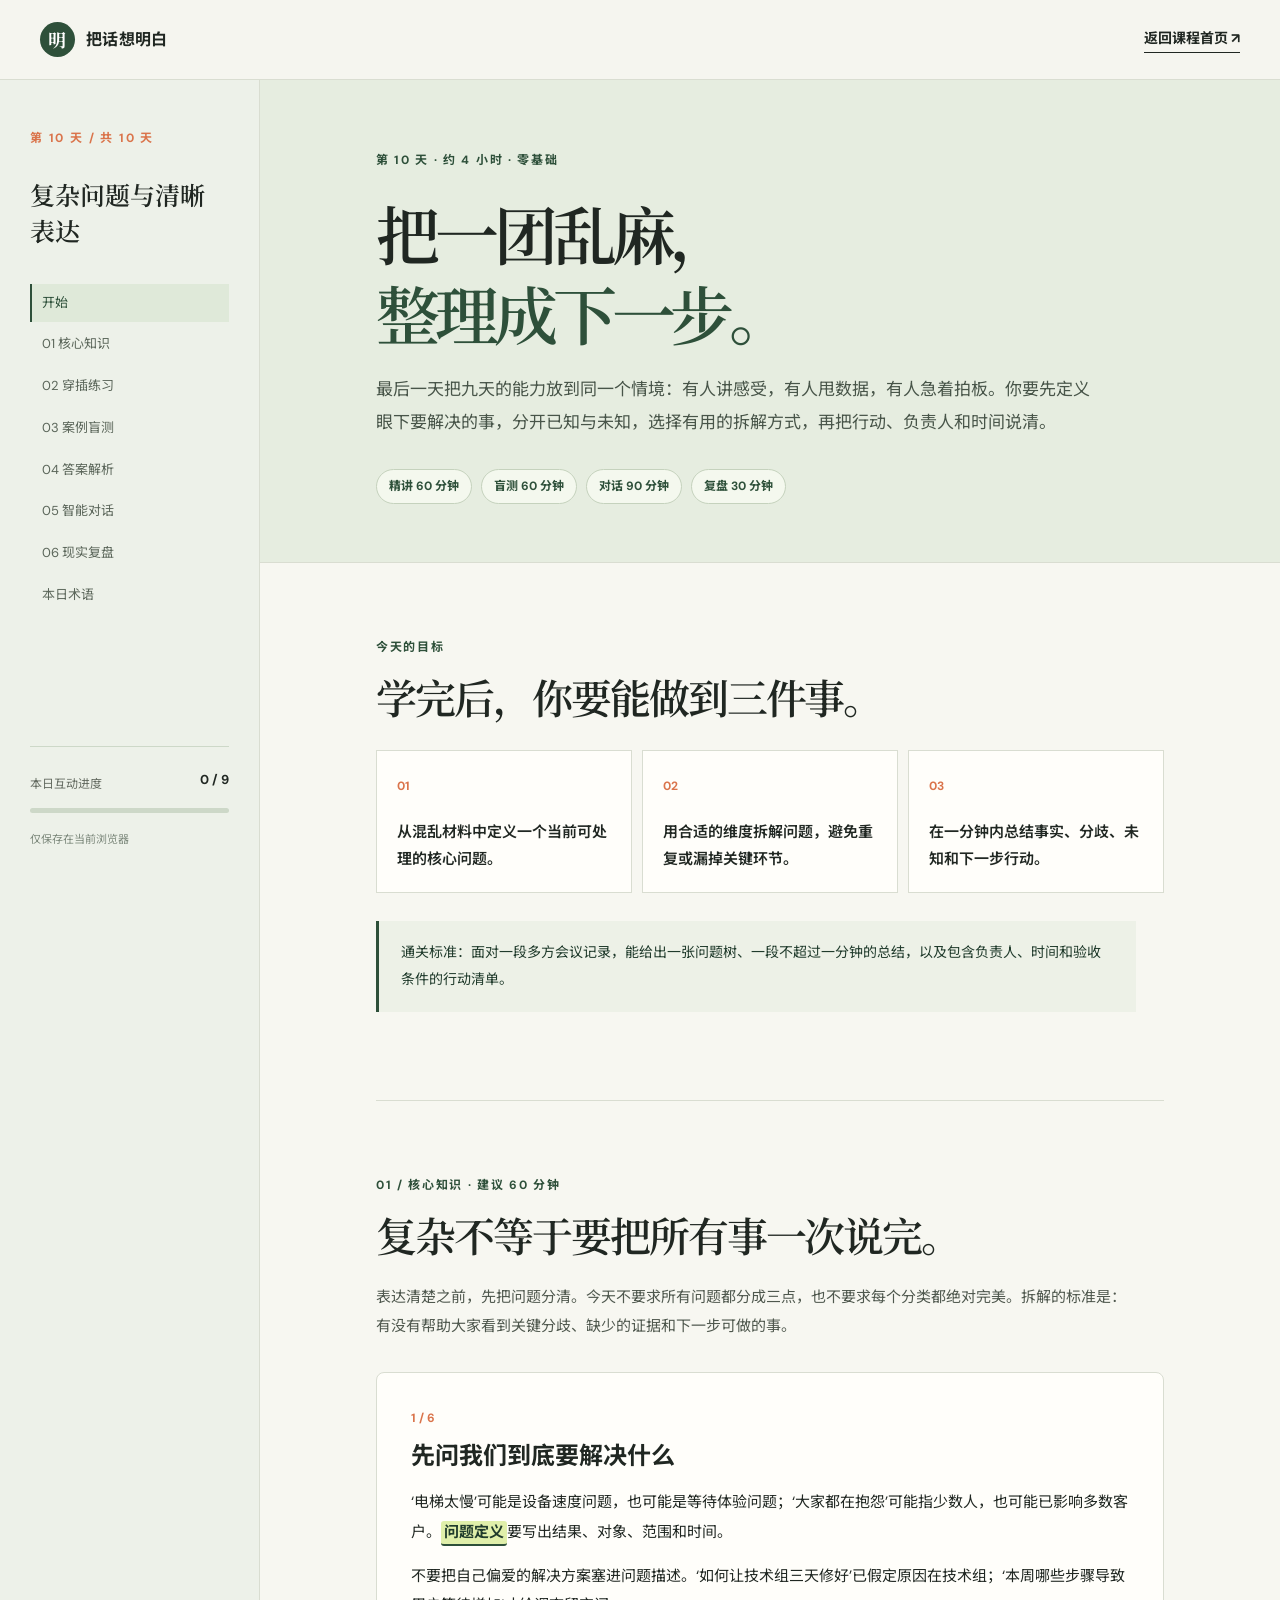
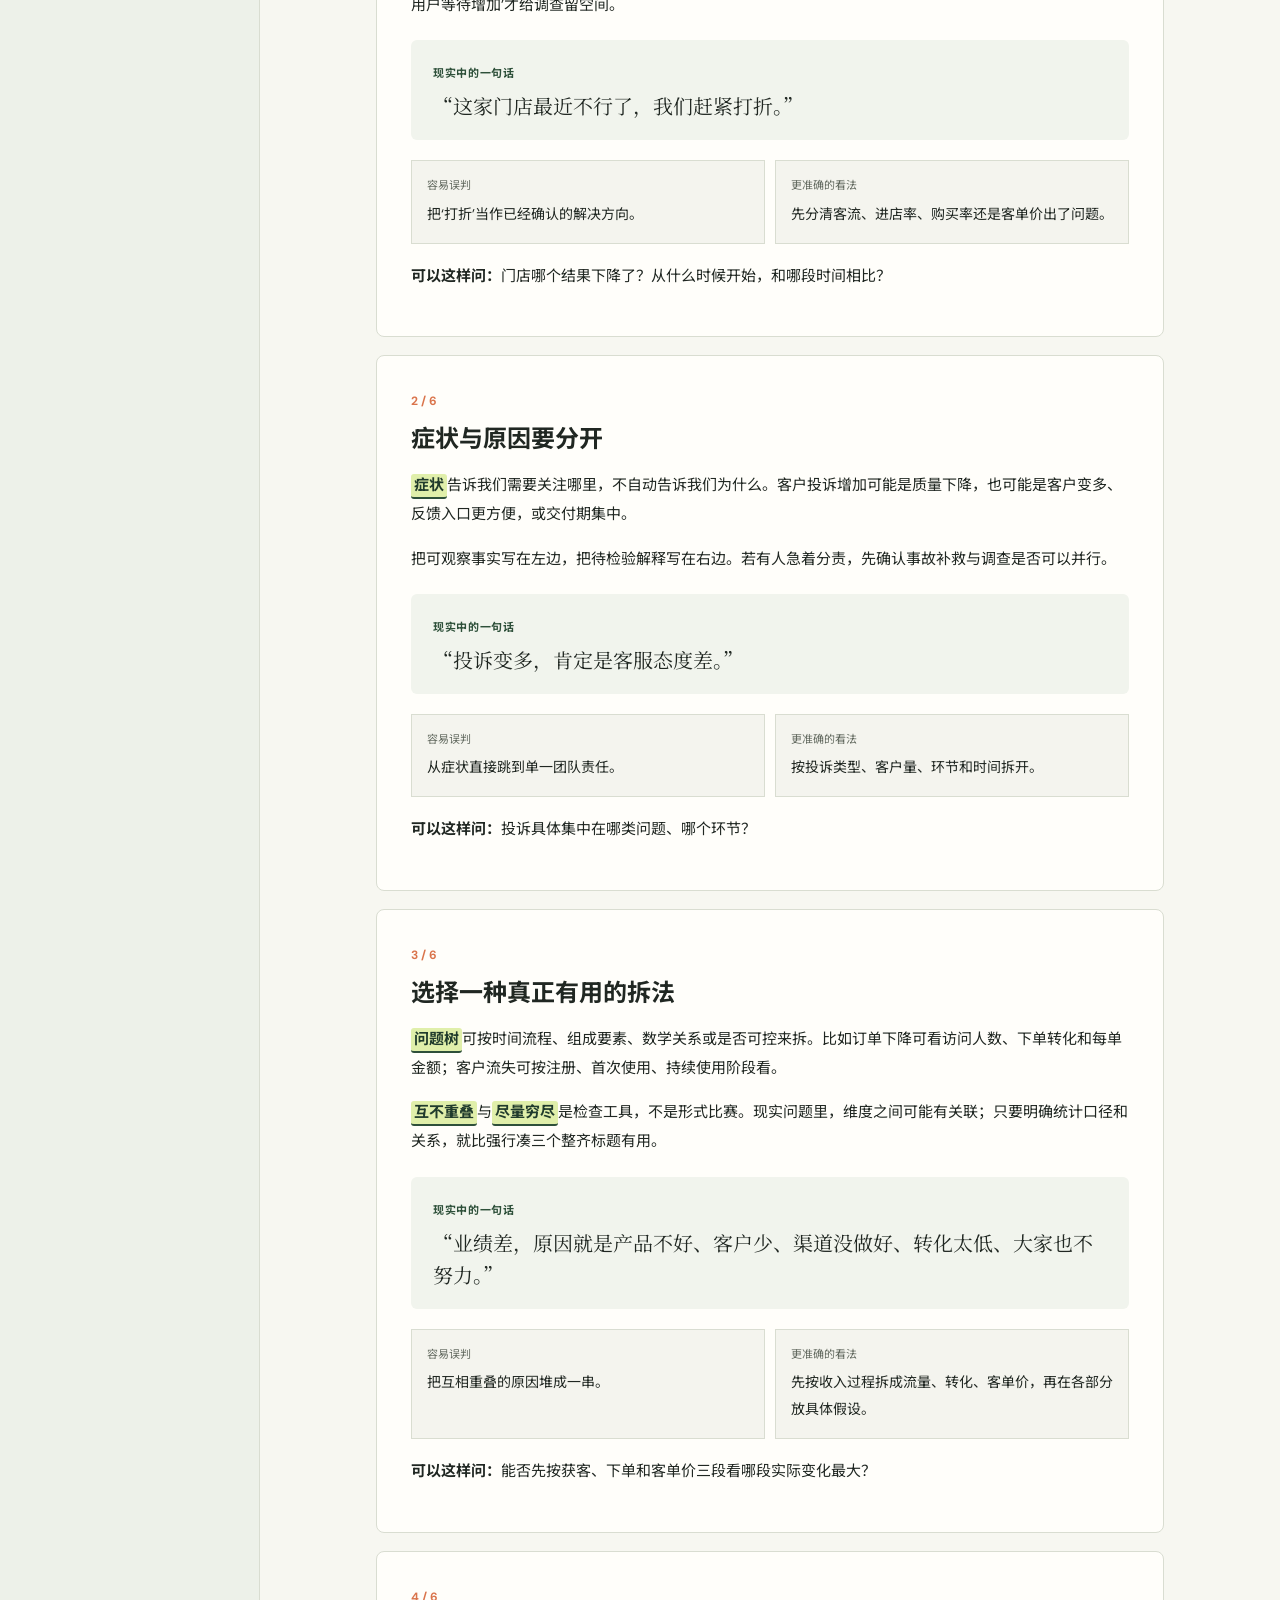
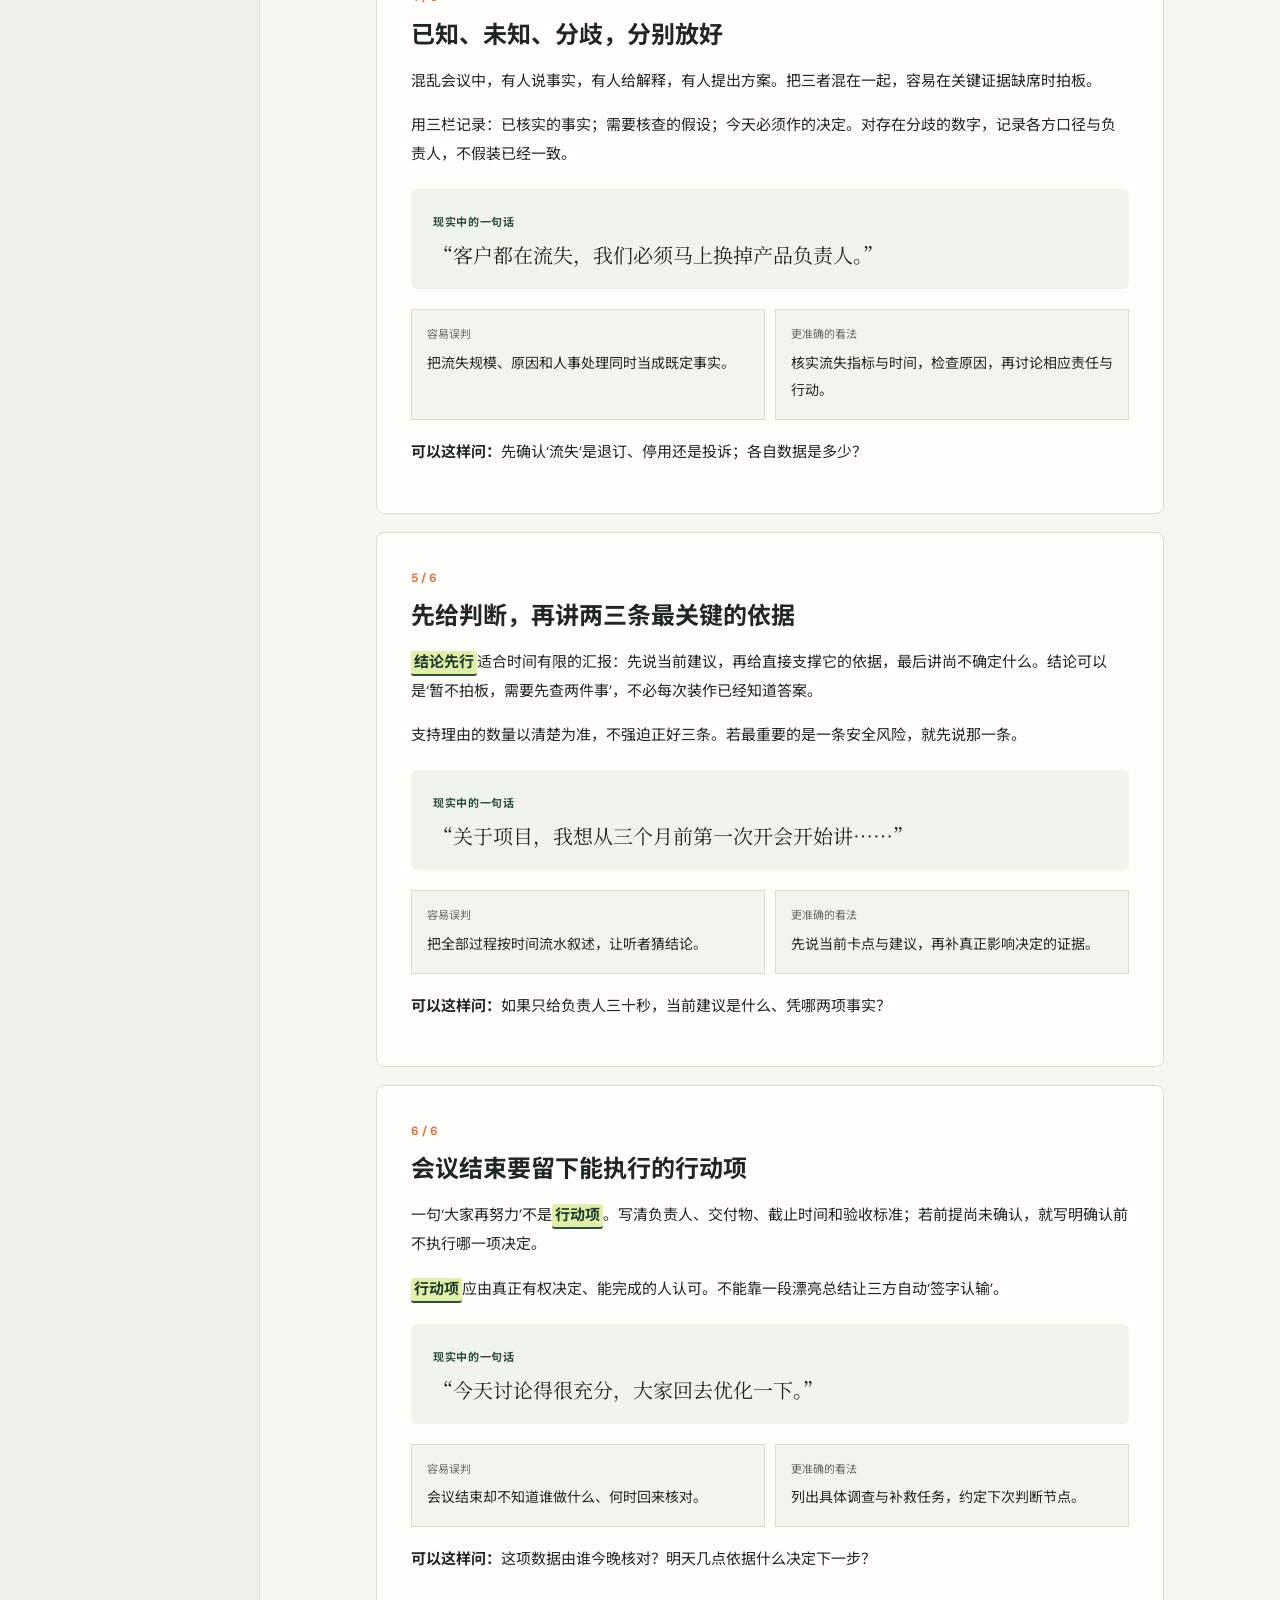
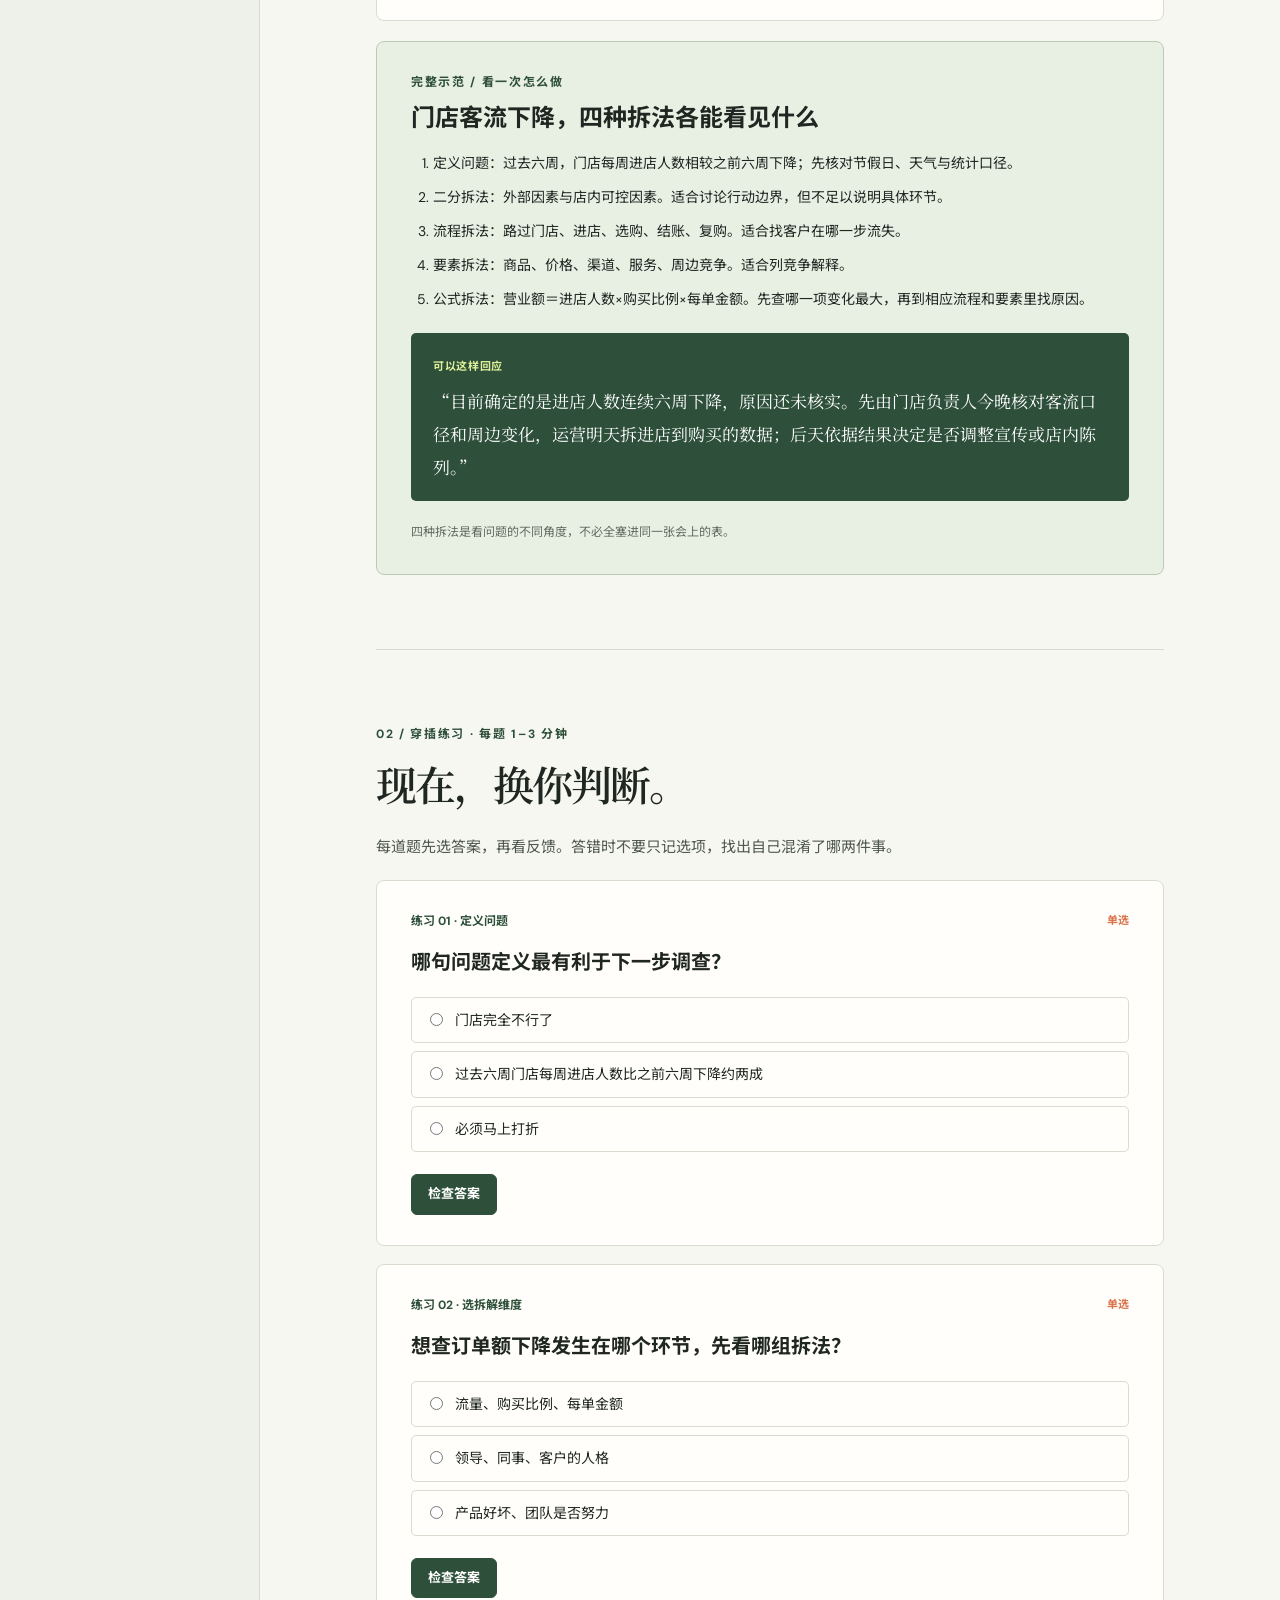
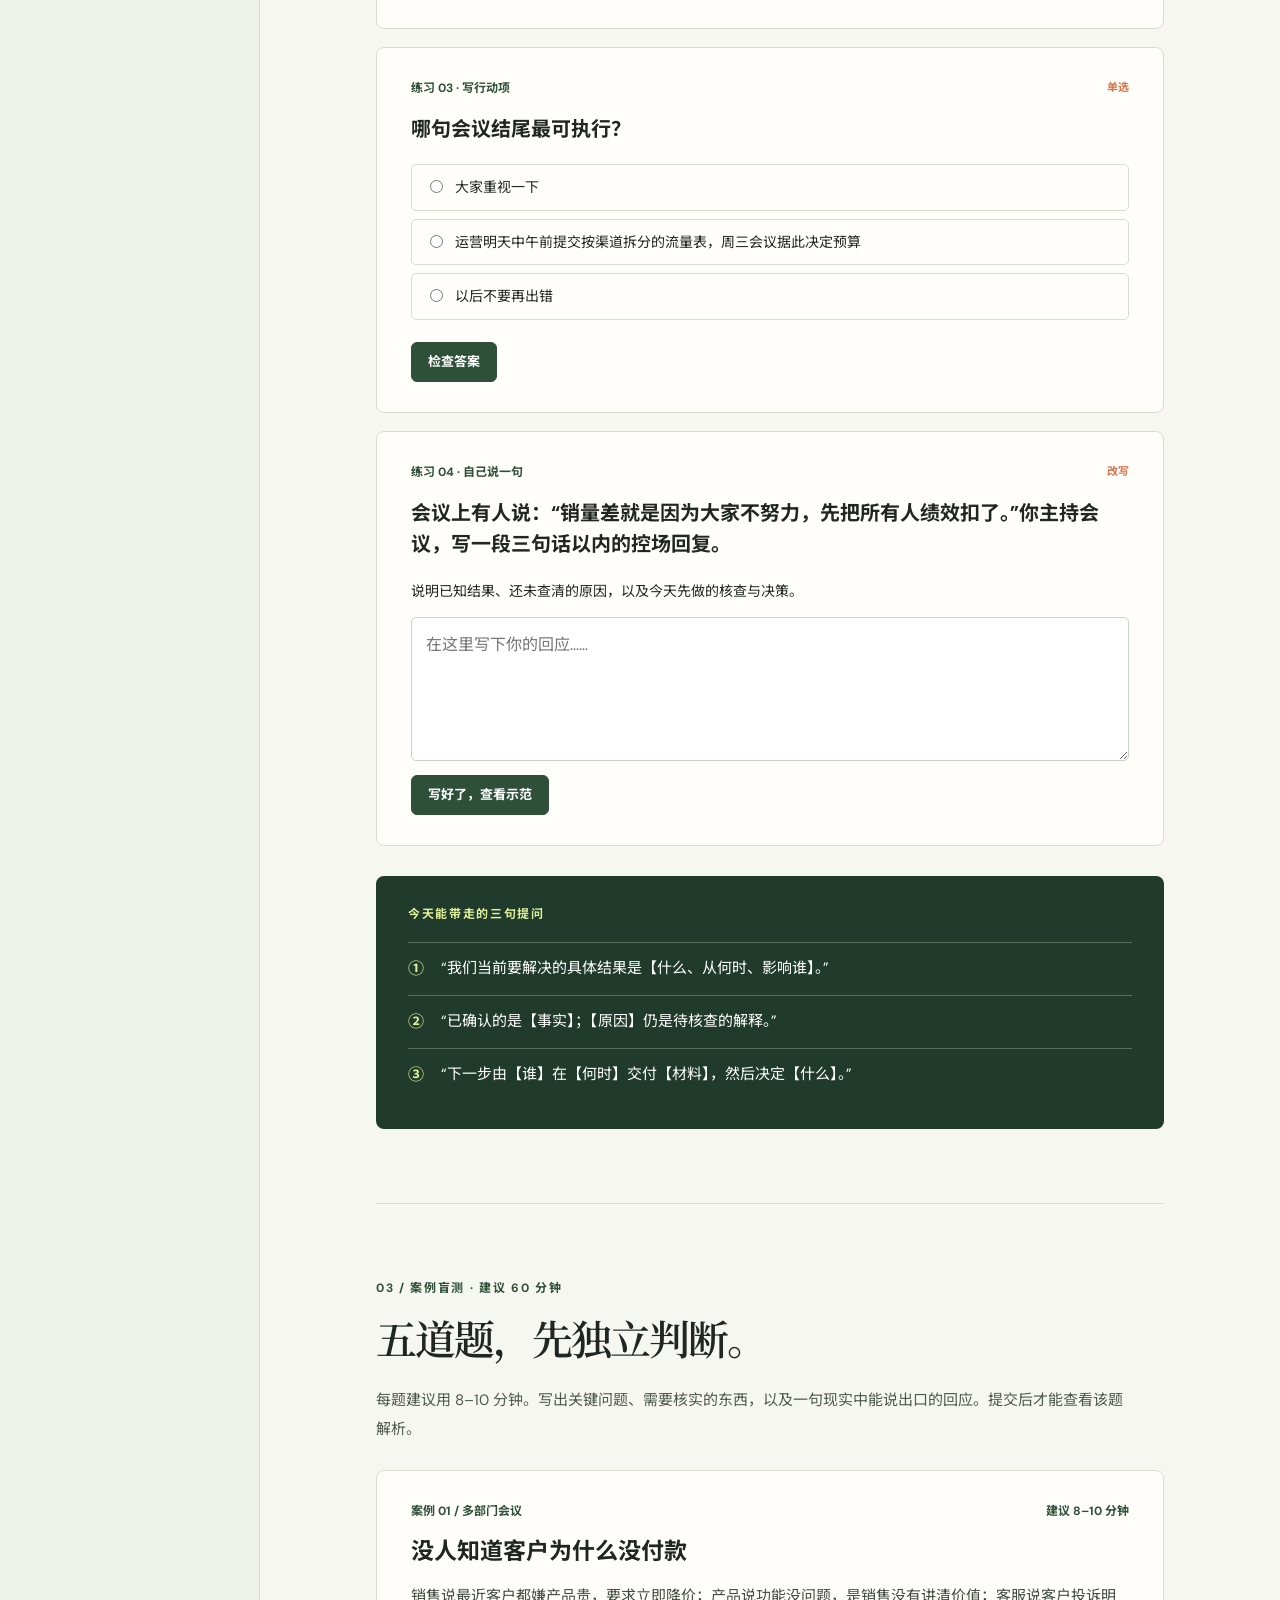
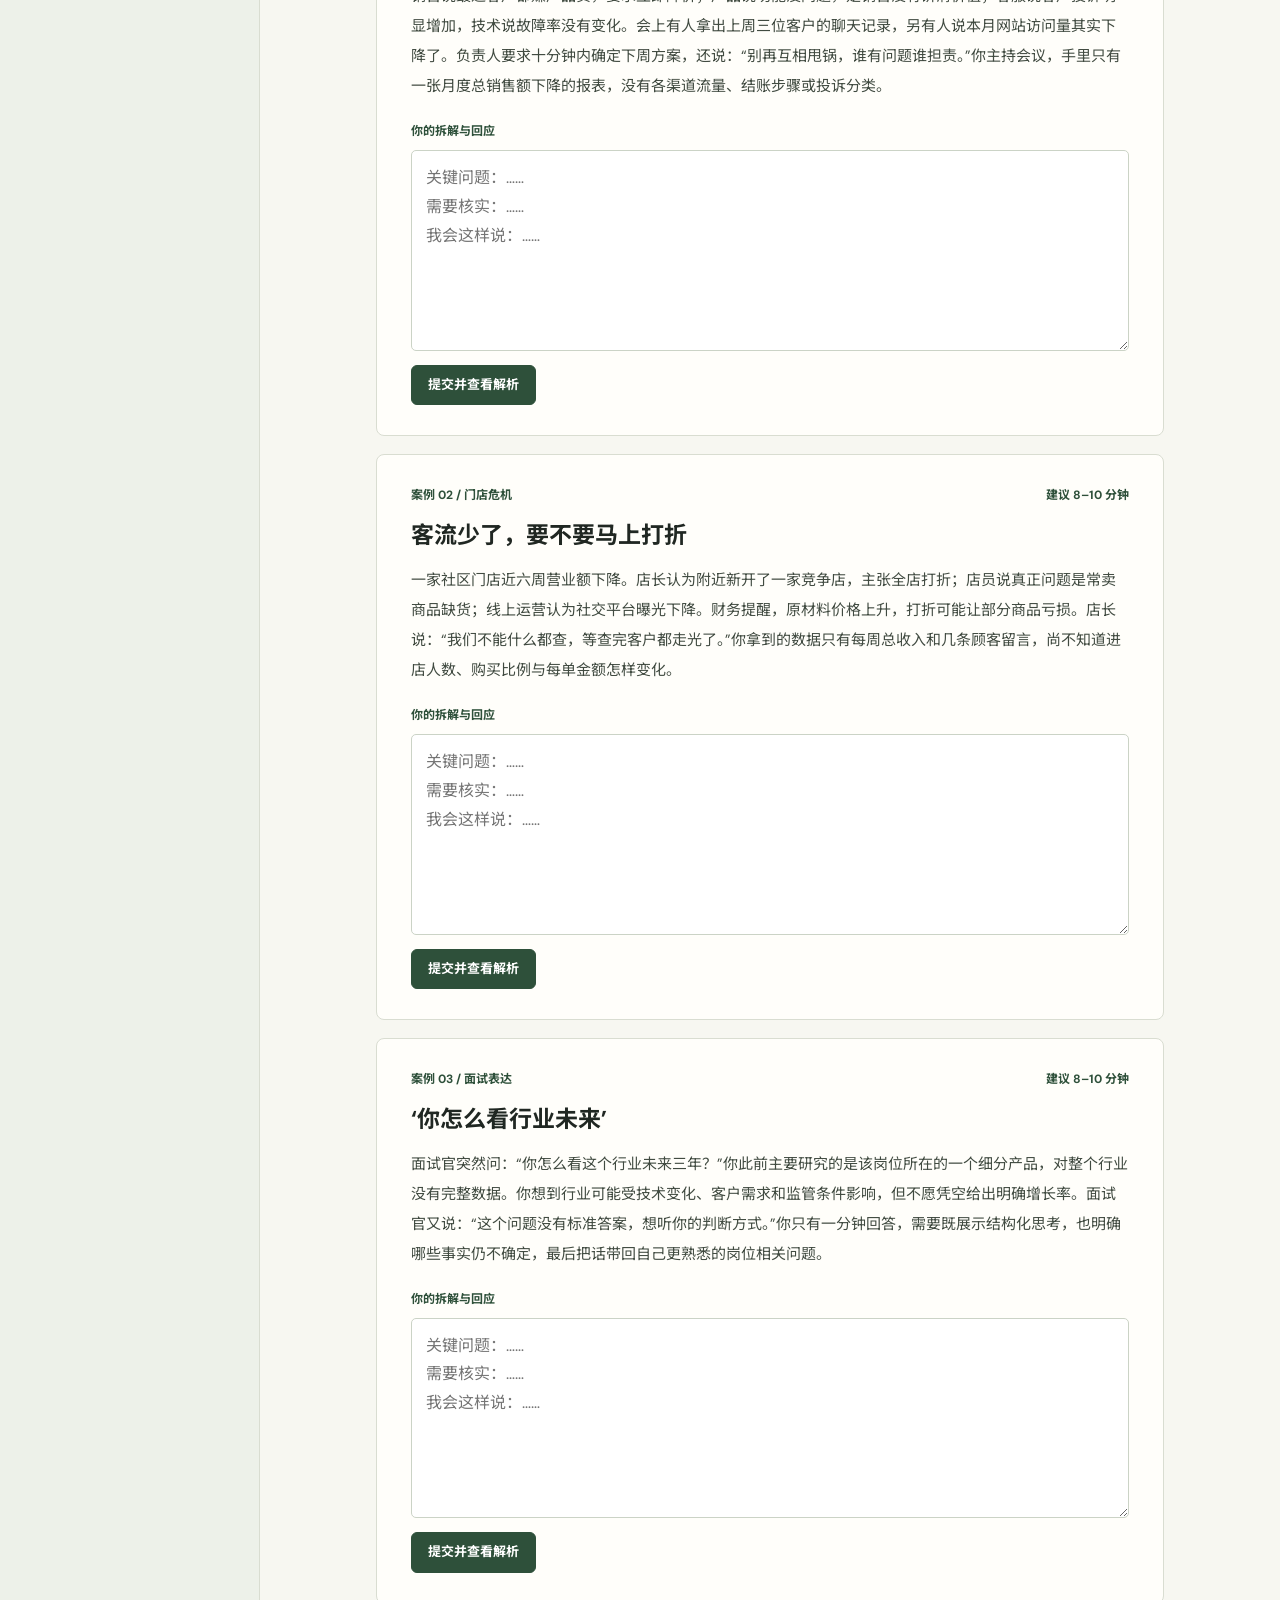
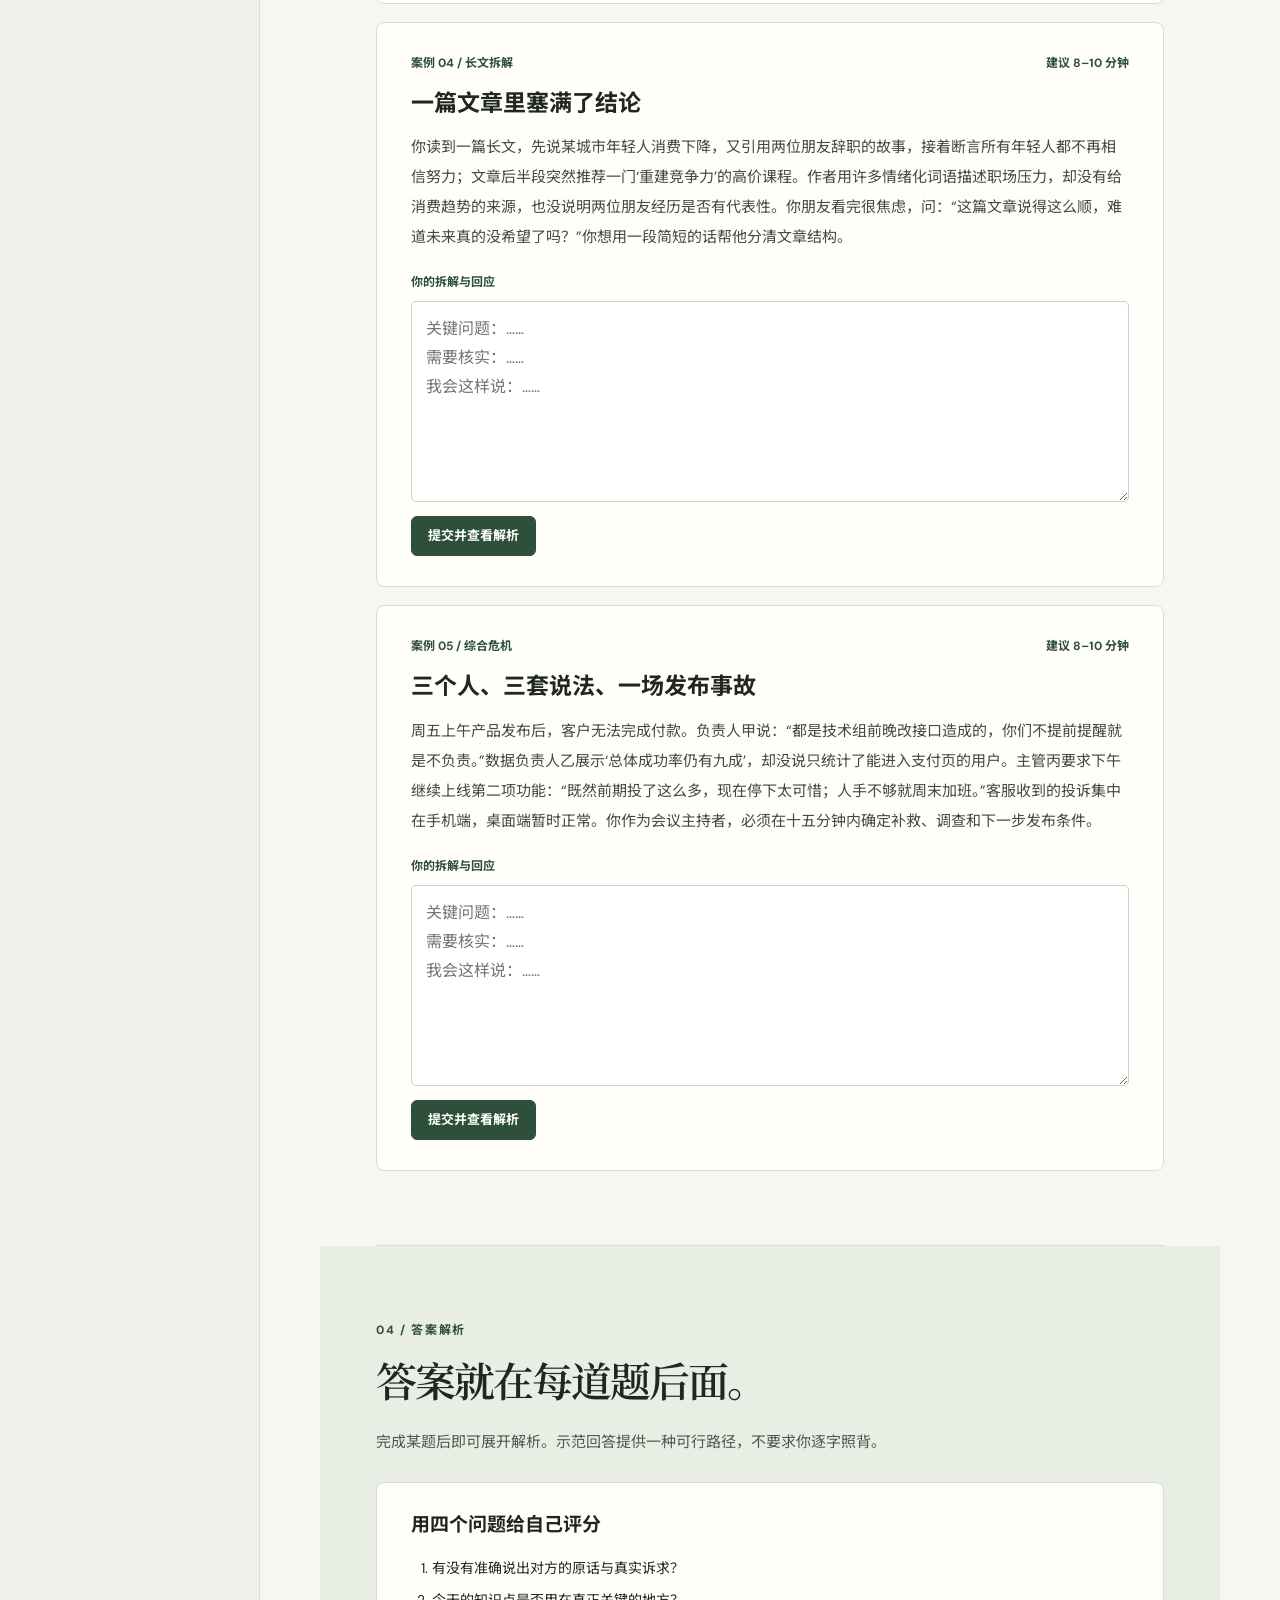
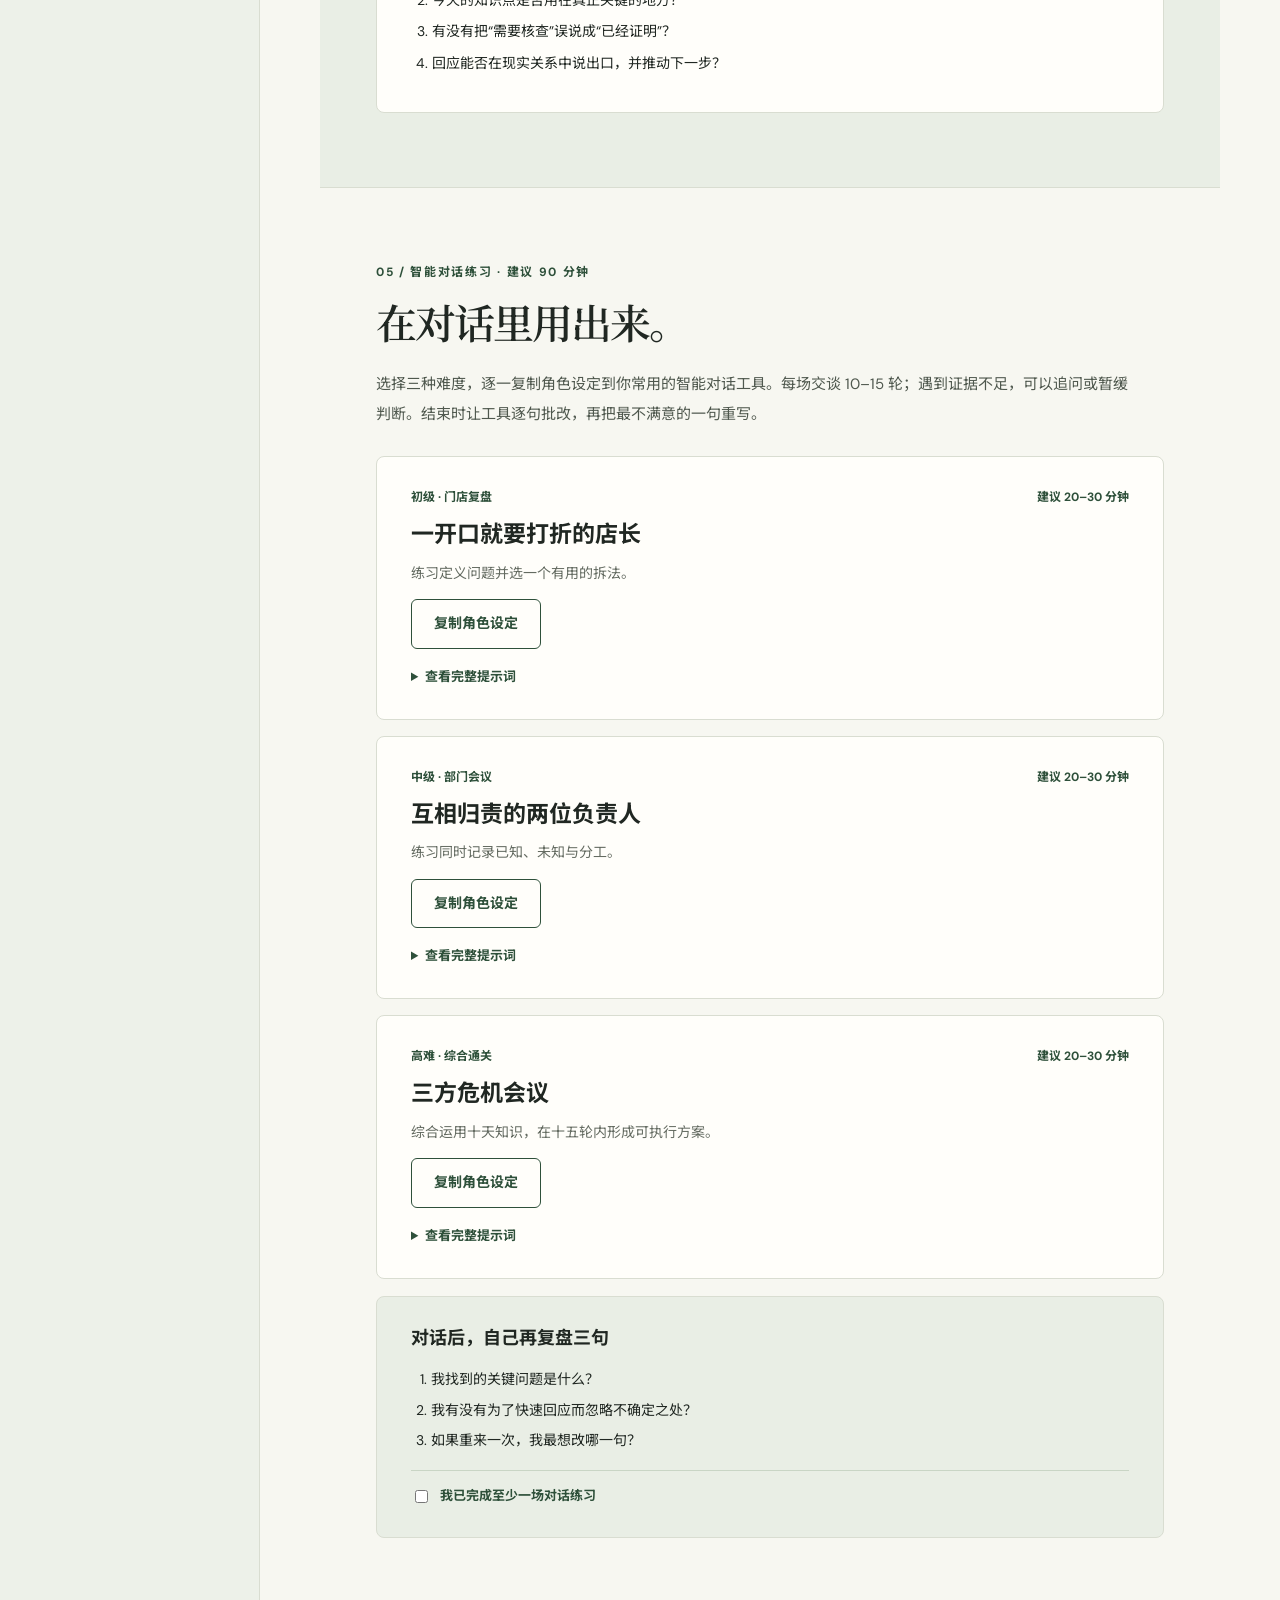
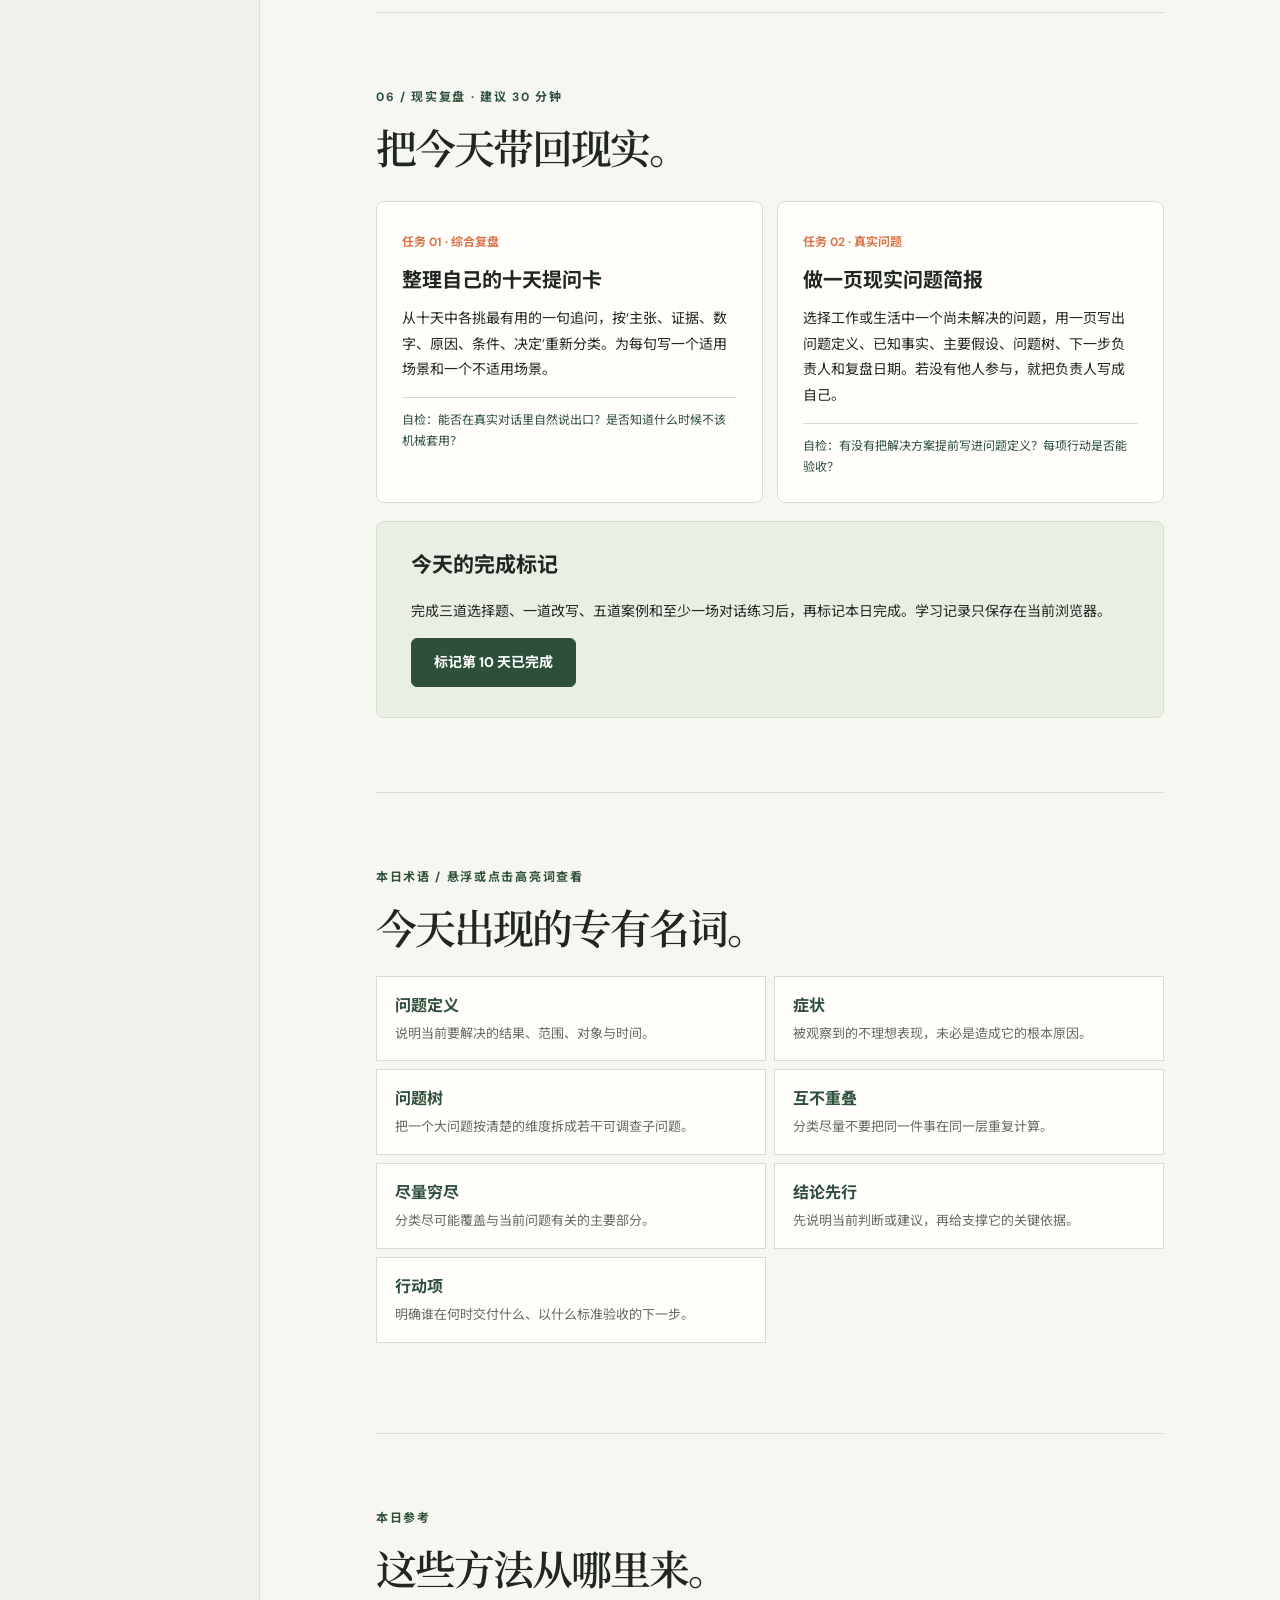
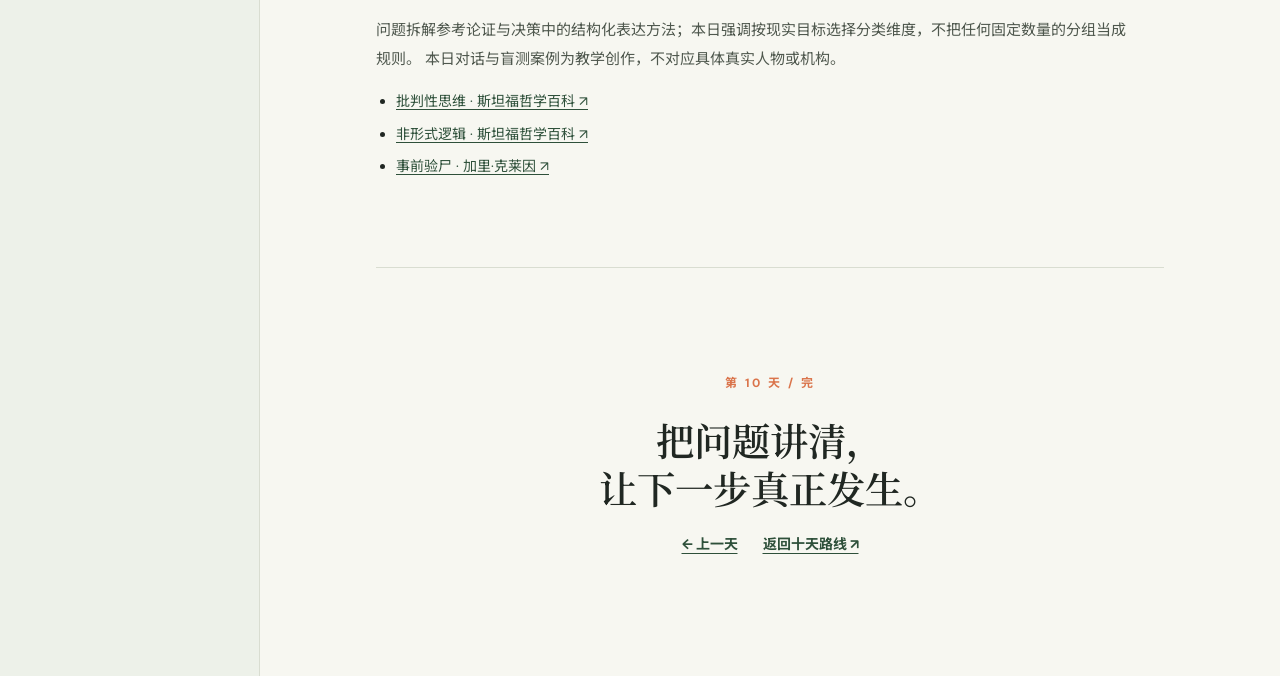
<file: day-10.html>
<!doctype html>
<html lang="zh-CN"><head><meta charset="utf-8"><meta name="viewport" content="width=device-width,initial-scale=1">
<meta name="description" content="第 10 天：复杂问题与清晰表达。中文讲解、互动练习、五道盲测、智能对话与现实复盘。">
<title>第 10 天｜复杂问题与清晰表达 · 把话想明白</title><link rel="stylesheet" href="styles.css">
<script>window.courseTerms={"问题定义": ["说明当前要解决的结果、范围、对象与时间。", "例：‘本周手机端报名完成率下降’比‘体验不好’更可处理。"], "症状": ["被观察到的不理想表现，未必是造成它的根本原因。", "例：投诉增加是症状，可能由产品、客服或交付变化造成。"], "问题树": ["把一个大问题按清楚的维度拆成若干可调查子问题。", "例：订单下降可按流量、转化、客单价三部分检查。"], "互不重叠": ["分类尽量不要把同一件事在同一层重复计算。", "例：把‘线上销售’与‘新客户销售’放在同一层会重叠。"], "尽量穷尽": ["分类尽可能覆盖与当前问题有关的主要部分。", "例：分析利润同时看收入和成本，不能只盯客流。"], "结论先行": ["先说明当前判断或建议，再给支撑它的关键依据。", "例：‘先修复支付故障，理由是流失集中在支付环节。’"], "行动项": ["明确谁在何时交付什么、以什么标准验收的下一步。", "例：‘技术负责人今晚八点前确认支付故障影响范围。’"]};</script><script defer src="script.js"></script></head>
<body class="lesson-page" data-day="10"><header class="site-header"><a class="brand" href="index.html"><span class="brand-mark">明</span><span>把话想明白</span></a><a class="header-link" href="index.html">返回课程首页 <span aria-hidden="true">↗</span></a></header>
<div class="lesson-layout"><aside class="lesson-aside" aria-label="本日目录"><div class="aside-inner"><p class="aside-label">第 10 天 / 共 10 天</p><h2>复杂问题与清晰表达</h2><nav><a href="#start">开始</a><a href="#learn">01 核心知识</a><a href="#practice">02 穿插练习</a><a href="#blind-test">03 案例盲测</a><a href="#answers">04 答案解析</a><a href="#roleplay">05 智能对话</a><a href="#review">06 现实复盘</a><a href="#glossary">本日术语</a></nav><div class="aside-progress"><span>本日互动进度</span><strong id="progress-text">0 / 9</strong><div class="progress-track"><span id="progress-fill"></span></div><small>仅保存在当前浏览器</small></div></div></aside>
<main class="lesson-main"><section class="lesson-hero" id="start"><div class="lesson-hero-inner"><p class="eyebrow">第 10 天 · 约 4 小时 · 零基础</p><h1>把一团乱麻，<br><em>整理成下一步。</em></h1><p class="lesson-intro">最后一天把九天的能力放到同一个情境：有人讲感受，有人甩数据，有人急着拍板。你要先定义眼下要解决的事，分开已知与未知，选择有用的拆解方式，再把行动、负责人和时间说清。</p><div class="lesson-meta"><span>精讲 60 分钟</span><span>盲测 60 分钟</span><span>对话 90 分钟</span><span>复盘 30 分钟</span></div></div></section>
<div class="lesson-content"><section class="lesson-section opening"><span class="section-index">今天的目标</span><h2>学完后，你要能做到三件事。</h2><div class="goal-grid"><div><b>01</b><p>从混乱材料中定义一个当前可处理的核心问题。</p></div><div><b>02</b><p>用合适的维度拆解问题，避免重复或漏掉关键环节。</p></div><div><b>03</b><p>在一分钟内总结事实、分歧、未知和下一步行动。</p></div></div><p class="note">通关标准：面对一段多方会议记录，能给出一张问题树、一段不超过一分钟的总结，以及包含负责人、时间和验收条件的行动清单。</p></section>
<section class="lesson-section" id="learn"><span class="section-index">01 / 核心知识 · 建议 60 分钟</span><h2>复杂不等于要把所有事一次说完。</h2><p>表达清楚之前，先把问题分清。今天不要求所有问题都分成三点，也不要求每个分类都绝对完美。拆解的标准是：有没有帮助大家看到关键分歧、缺少的证据和下一步可做的事。</p><div class="concept-stack"><article class="concept-card"><span class="concept-num">1 / 6</span>
      <h3>先问我们到底要解决什么</h3><p>‘电梯太慢’可能是设备速度问题，也可能是等待体验问题；‘大家都在抱怨’可能指少数人，也可能已影响多数客户。<button class="term" data-term="问题定义">问题定义</button>要写出结果、对象、范围和时间。</p><p>不要把自己偏爱的解决方案塞进问题描述。‘如何让技术组三天修好’已假定原因在技术组；‘本周哪些步骤导致用户等待增加’才给调查留空间。</p>
      <div class="dialogue"><span>现实中的一句话</span><p>“这家门店最近不行了，我们赶紧打折。”</p></div>
      <div class="comparison"><div><small>容易误判</small><p>把‘打折’当作已经确认的解决方向。</p></div><div><small>更准确的看法</small><p>先分清客流、进店率、购买率还是客单价出了问题。</p></div></div>
      <p><strong>可以这样问：</strong>门店哪个结果下降了？从什么时候开始，和哪段时间相比？</p></article><article class="concept-card"><span class="concept-num">2 / 6</span>
      <h3>症状与原因要分开</h3><p><button class="term" data-term="症状">症状</button>告诉我们需要关注哪里，不自动告诉我们为什么。客户投诉增加可能是质量下降，也可能是客户变多、反馈入口更方便，或交付期集中。</p><p>把可观察事实写在左边，把待检验解释写在右边。若有人急着分责，先确认事故补救与调查是否可以并行。</p>
      <div class="dialogue"><span>现实中的一句话</span><p>“投诉变多，肯定是客服态度差。”</p></div>
      <div class="comparison"><div><small>容易误判</small><p>从症状直接跳到单一团队责任。</p></div><div><small>更准确的看法</small><p>按投诉类型、客户量、环节和时间拆开。</p></div></div>
      <p><strong>可以这样问：</strong>投诉具体集中在哪类问题、哪个环节？</p></article><article class="concept-card"><span class="concept-num">3 / 6</span>
      <h3>选择一种真正有用的拆法</h3><p><button class="term" data-term="问题树">问题树</button>可按时间流程、组成要素、数学关系或是否可控来拆。比如订单下降可看访问人数、下单转化和每单金额；客户流失可按注册、首次使用、持续使用阶段看。</p><p><button class="term" data-term="互不重叠">互不重叠</button>与<button class="term" data-term="尽量穷尽">尽量穷尽</button>是检查工具，不是形式比赛。现实问题里，维度之间可能有关联；只要明确统计口径和关系，就比强行凑三个整齐标题有用。</p>
      <div class="dialogue"><span>现实中的一句话</span><p>“业绩差，原因就是产品不好、客户少、渠道没做好、转化太低、大家也不努力。”</p></div>
      <div class="comparison"><div><small>容易误判</small><p>把互相重叠的原因堆成一串。</p></div><div><small>更准确的看法</small><p>先按收入过程拆成流量、转化、客单价，再在各部分放具体假设。</p></div></div>
      <p><strong>可以这样问：</strong>能否先按获客、下单和客单价三段看哪段实际变化最大？</p></article><article class="concept-card"><span class="concept-num">4 / 6</span>
      <h3>已知、未知、分歧，分别放好</h3><p>混乱会议中，有人说事实，有人给解释，有人提出方案。把三者混在一起，容易在关键证据缺席时拍板。</p><p>用三栏记录：已核实的事实；需要核查的假设；今天必须作的决定。对存在分歧的数字，记录各方口径与负责人，不假装已经一致。</p>
      <div class="dialogue"><span>现实中的一句话</span><p>“客户都在流失，我们必须马上换掉产品负责人。”</p></div>
      <div class="comparison"><div><small>容易误判</small><p>把流失规模、原因和人事处理同时当成既定事实。</p></div><div><small>更准确的看法</small><p>核实流失指标与时间，检查原因，再讨论相应责任与行动。</p></div></div>
      <p><strong>可以这样问：</strong>先确认‘流失’是退订、停用还是投诉；各自数据是多少？</p></article><article class="concept-card"><span class="concept-num">5 / 6</span>
      <h3>先给判断，再讲两三条最关键的依据</h3><p><button class="term" data-term="结论先行">结论先行</button>适合时间有限的汇报：先说当前建议，再给直接支撑它的依据，最后讲尚不确定什么。结论可以是‘暂不拍板，需要先查两件事’，不必每次装作已经知道答案。</p><p>支持理由的数量以清楚为准，不强迫正好三条。若最重要的是一条安全风险，就先说那一条。</p>
      <div class="dialogue"><span>现实中的一句话</span><p>“关于项目，我想从三个月前第一次开会开始讲……”</p></div>
      <div class="comparison"><div><small>容易误判</small><p>把全部过程按时间流水叙述，让听者猜结论。</p></div><div><small>更准确的看法</small><p>先说当前卡点与建议，再补真正影响决定的证据。</p></div></div>
      <p><strong>可以这样问：</strong>如果只给负责人三十秒，当前建议是什么、凭哪两项事实？</p></article><article class="concept-card"><span class="concept-num">6 / 6</span>
      <h3>会议结束要留下能执行的行动项</h3><p>一句‘大家再努力’不是<button class="term" data-term="行动项">行动项</button>。写清负责人、交付物、截止时间和验收标准；若前提尚未确认，就写明确认前不执行哪一项决定。</p><p><button class="term" data-term="行动项">行动项</button>应由真正有权决定、能完成的人认可。不能靠一段漂亮总结让三方自动‘签字认输’。</p>
      <div class="dialogue"><span>现实中的一句话</span><p>“今天讨论得很充分，大家回去优化一下。”</p></div>
      <div class="comparison"><div><small>容易误判</small><p>会议结束却不知道谁做什么、何时回来核对。</p></div><div><small>更准确的看法</small><p>列出具体调查与补救任务，约定下次判断节点。</p></div></div>
      <p><strong>可以这样问：</strong>这项数据由谁今晚核对？明天几点依据什么决定下一步？</p></article></div><div class="worked-example"><span class="section-index">完整示范 / 看一次怎么做</span><h3>门店客流下降，四种拆法各能看见什么</h3><ol><li>定义问题：过去六周，门店每周进店人数相较之前六周下降；先核对节假日、天气与统计口径。</li><li>二分拆法：外部因素与店内可控因素。适合讨论行动边界，但不足以说明具体环节。</li><li>流程拆法：路过门店、进店、选购、结账、复购。适合找客户在哪一步流失。</li><li>要素拆法：商品、价格、渠道、服务、周边竞争。适合列竞争解释。</li><li>公式拆法：营业额＝进店人数×购买比例×每单金额。先查哪一项变化最大，再到相应流程和要素里找原因。</li></ol><div class="response-box"><span>可以这样回应</span><p>“目前确定的是进店人数连续六周下降，原因还未核实。先由门店负责人今晚核对客流口径和周边变化，运营明天拆进店到购买的数据；后天依据结果决定是否调整宣传或店内陈列。”</p></div><p class="fine-print">四种拆法是看问题的不同角度，不必全塞进同一张会上的表。</p></div></section>
<section class="lesson-section" id="practice"><span class="section-index">02 / 穿插练习 · 每题 1–3 分钟</span><h2>现在，换你判断。</h2><p>每道题先选答案，再看反馈。答错时不要只记选项，找出自己混淆了哪两件事。</p><div class="quiz" data-quiz="q1" data-answer="b"><div class="quiz-head"><span>练习 01 · 定义问题</span><strong>单选</strong></div>
      <h3>哪句问题定义最有利于下一步调查？</h3><label><input type="radio" name="q1" value="a"> 门店完全不行了</label><label><input type="radio" name="q1" value="b"> 过去六周门店每周进店人数比之前六周下降约两成</label><label><input type="radio" name="q1" value="c"> 必须马上打折</label><button class="button small quiz-submit" type="button">检查答案</button>
      <div class="quiz-feedback" aria-live="polite" data-correct="对。它有对象、指标、时间与比较范围，仍可继续核对口径。" data-wrong="问题定义应先说可观察的结果，不提前塞进原因或方案。"></div></div><div class="quiz" data-quiz="q2" data-answer="a"><div class="quiz-head"><span>练习 02 · 选拆解维度</span><strong>单选</strong></div>
      <h3>想查订单额下降发生在哪个环节，先看哪组拆法？</h3><label><input type="radio" name="q2" value="a"> 流量、购买比例、每单金额</label><label><input type="radio" name="q2" value="b"> 领导、同事、客户的人格</label><label><input type="radio" name="q2" value="c"> 产品好坏、团队是否努力</label><button class="button small quiz-submit" type="button">检查答案</button>
      <div class="quiz-feedback" aria-live="polite" data-correct="对。这个拆法与订单额的形成直接相关，便于查数据。" data-wrong="选能把结果拆成可量化环节的维度。"></div></div><div class="quiz" data-quiz="q3" data-answer="b"><div class="quiz-head"><span>练习 03 · 写行动项</span><strong>单选</strong></div>
      <h3>哪句会议结尾最可执行？</h3><label><input type="radio" name="q3" value="a"> 大家重视一下</label><label><input type="radio" name="q3" value="b"> 运营明天中午前提交按渠道拆分的流量表，周三会议据此决定预算</label><label><input type="radio" name="q3" value="c"> 以后不要再出错</label><button class="button small quiz-submit" type="button">检查答案</button>
      <div class="quiz-feedback" aria-live="polite" data-correct="对。它写清负责人、交付物、时间与后续决定。" data-wrong="好的行动项让旁人知道谁做什么、何时完成、用于什么决定。"></div></div><div class="short-task" data-task="rewrite"><div class="quiz-head"><span>练习 04 · 自己说一句</span><strong>改写</strong></div><h3>会议上有人说：“销量差就是因为大家不努力，先把所有人绩效扣了。”你主持会议，写一段三句话以内的控场回复。</h3><p>说明已知结果、还未查清的原因，以及今天先做的核查与决策。</p><textarea rows="4" placeholder="在这里写下你的回应……" aria-label="写下你的回应"></textarea><button class="button small task-reveal" type="button">写好了，查看示范</button><div class="task-feedback" hidden><strong>一种回应</strong><p>“目前确定的是销量下降，原因和责任还没查清。先按流量、购买比例和每单金额拆数据，同时核对库存与投放变化；明天下午依据结果决定补救和责任复盘。”</p><p>自检：有没有把症状当原因？行动是否有明确负责人和时间？</p></div></div><div class="quick-reference"><span class="section-index">今天能带走的三句提问</span><div><b>①</b><p>“我们当前要解决的具体结果是【什么、从何时、影响谁】。”</p></div><div><b>②</b><p>“已确认的是【事实】；【原因】仍是待核查的解释。”</p></div><div><b>③</b><p>“下一步由【谁】在【何时】交付【材料】，然后决定【什么】。”</p></div></div></section>
<section class="lesson-section" id="blind-test"><span class="section-index">03 / 案例盲测 · 建议 60 分钟</span><h2>五道题，先独立判断。</h2><p>每题建议用 8–10 分钟。写出关键问题、需要核实的东西，以及一句现实中能说出口的回应。提交后才能查看该题解析。</p><div class="case-list"><article class="case" data-case="1"><div class="case-top"><span>案例 01 / 多部门会议</span><span>建议 8–10 分钟</span></div>
      <h3>没人知道客户为什么没付款</h3><p>销售说最近客户都嫌产品贵，要求立即降价；产品说功能没问题，是销售没有讲清价值；客服说客户投诉明显增加，技术说故障率没有变化。会上有人拿出上周三位客户的聊天记录，另有人说本月网站访问量其实下降了。负责人要求十分钟内确定下周方案，还说：“别再互相甩锅，谁有问题谁担责。”你主持会议，手里只有一张月度总销售额下降的报表，没有各渠道流量、结账步骤或投诉分类。</p><label for="case-1-answer">你的拆解与回应</label>
      <textarea id="case-1-answer" rows="6" placeholder="关键问题：……&#10;需要核实：……&#10;我会这样说：……"></textarea>
      <button class="button small case-reveal" type="button">提交并查看解析</button>
      <div class="case-answer" hidden><strong>拆解参考</strong><p><b>关键问题：</b>总销售额下降是症状；价格、产品、销售话术、故障和流量都是待检验解释。先按流量、转化和客单价拆，再对应投诉与渠道。</p><p><b>回应示范：</b>“现在只确认总额下降，还不能确定主因。今天先安排运营核对渠道流量、产品核对结账路径、客服整理投诉类型，明天下午按同一时间范围汇总后再决定是否降价。”</p><p class="answer-note">若已出现严重故障，应在调查同时立刻补救，不必等完整归因。</p></div></article><article class="case" data-case="2"><div class="case-top"><span>案例 02 / 门店危机</span><span>建议 8–10 分钟</span></div>
      <h3>客流少了，要不要马上打折</h3><p>一家社区门店近六周营业额下降。店长认为附近新开了一家竞争店，主张全店打折；店员说真正问题是常卖商品缺货；线上运营认为社交平台曝光下降。财务提醒，原材料价格上升，打折可能让部分商品亏损。店长说：“我们不能什么都查，等查完客户都走光了。”你拿到的数据只有每周总收入和几条顾客留言，尚不知道进店人数、购买比例与每单金额怎样变化。</p><label for="case-2-answer">你的拆解与回应</label>
      <textarea id="case-2-answer" rows="6" placeholder="关键问题：……&#10;需要核实：……&#10;我会这样说：……"></textarea>
      <button class="button small case-reveal" type="button">提交并查看解析</button>
      <div class="case-answer" hidden><strong>拆解参考</strong><p><b>关键问题：</b>营业额下降与利润压力需分开；打折可能有风险。先用客流、购买比例和客单价拆收入，再查缺货与竞争情况。</p><p><b>回应示范：</b>“今天先补货并处理明确缺货的商品，同时请店员记录客流，财务核对各品类毛利。明天有了进店和购买数据后，再决定是否针对特定商品促销。”</p><p class="answer-note">即时补救可以先做，但全店打折需看毛利与真正下降环节。</p></div></article><article class="case" data-case="3"><div class="case-top"><span>案例 03 / 面试表达</span><span>建议 8–10 分钟</span></div>
      <h3>‘你怎么看行业未来’</h3><p>面试官突然问：“你怎么看这个行业未来三年？”你此前主要研究的是该岗位所在的一个细分产品，对整个行业没有完整数据。你想到行业可能受技术变化、客户需求和监管条件影响，但不愿凭空给出明确增长率。面试官又说：“这个问题没有标准答案，想听你的判断方式。”你只有一分钟回答，需要既展示结构化思考，也明确哪些事实仍不确定，最后把话带回自己更熟悉的岗位相关问题。</p><label for="case-3-answer">你的拆解与回应</label>
      <textarea id="case-3-answer" rows="6" placeholder="关键问题：……&#10;需要核实：……&#10;我会这样说：……"></textarea>
      <button class="button small case-reveal" type="button">提交并查看解析</button>
      <div class="case-answer" hidden><strong>拆解参考</strong><p><b>关键问题：</b>问题范围过大，应先限定自己熟悉的细分市场与判断期限，用关键驱动因素组织回答，并标明不确定性。</p><p><b>回应示范：</b>“我先以我们讨论的细分产品为例：未来三年主要看客户需求、技术成本和规则变化。目前我最确定的是需求场景，增长速度还需看数据；若在这个岗位，我会先跟踪这三项指标再决定投入重点。”</p><p class="answer-note">结构化回答不应伪装为掌握了未查证的行业事实。</p></div></article><article class="case" data-case="4"><div class="case-top"><span>案例 04 / 长文拆解</span><span>建议 8–10 分钟</span></div>
      <h3>一篇文章里塞满了结论</h3><p>你读到一篇长文，先说某城市年轻人消费下降，又引用两位朋友辞职的故事，接着断言所有年轻人都不再相信努力；文章后半段突然推荐一门‘重建竞争力’的高价课程。作者用许多情绪化词语描述职场压力，却没有给消费趋势的来源，也没说明两位朋友经历是否有代表性。你朋友看完很焦虑，问：“这篇文章说得这么顺，难道未来真的没希望了吗？”你想用一段简短的话帮他分清文章结构。</p><label for="case-4-answer">你的拆解与回应</label>
      <textarea id="case-4-answer" rows="6" placeholder="关键问题：……&#10;需要核实：……&#10;我会这样说：……"></textarea>
      <button class="button small case-reveal" type="button">提交并查看解析</button>
      <div class="case-answer" hidden><strong>拆解参考</strong><p><b>关键问题：</b>把可查主张、个案、对群体心理的解释和课程购买建议分开；主要证据缺口是统计来源和个案代表性。</p><p><b>回应示范：</b>“文章提出了真实值得关心的压力，但从两个人的故事推到‘所有年轻人’过大。我们先查消费数据与岗位情况，再按你的具体处境决定需不需要学习，而不是直接买它推荐的课。”</p><p class="answer-note">指出证据不足，不等于否认读者对现实压力的感受。</p></div></article><article class="case" data-case="5"><div class="case-top"><span>案例 05 / 综合危机</span><span>建议 8–10 分钟</span></div>
      <h3>三个人、三套说法、一场发布事故</h3><p>周五上午产品发布后，客户无法完成付款。负责人甲说：“都是技术组前晚改接口造成的，你们不提前提醒就是不负责。”数据负责人乙展示‘总体成功率仍有九成’，却没说只统计了能进入支付页的用户。主管丙要求下午继续上线第二项功能：“既然前期投了这么多，现在停下太可惜；人手不够就周末加班。”客服收到的投诉集中在手机端，桌面端暂时正常。你作为会议主持者，必须在十五分钟内确定补救、调查和下一步发布条件。</p><label for="case-5-answer">你的拆解与回应</label>
      <textarea id="case-5-answer" rows="6" placeholder="关键问题：……&#10;需要核实：……&#10;我会这样说：……"></textarea>
      <button class="button small case-reveal" type="button">提交并查看解析</button>
      <div class="case-answer" hidden><strong>拆解参考</strong><p><b>关键问题：</b>先定义手机端付款故障及影响范围；乙的分母排除了无法进入支付页者；甲的归因待核查；丙的过去投入不能替代新增发布风险。</p><p><b>回应示范：</b>“先暂停第二项发布，技术与客服今天中午前核对手机端付款路径和受影响人数，数据组重算全流程成功率。下午依据故障修复与测试结果，再决定恢复发布和责任复盘。”</p><p class="answer-note">具体发布决定需由有权负责人依据真实系统状态作出。</p></div></article></div></section>
<section class="lesson-section answer-divider" id="answers"><span class="section-index">04 / 答案解析</span><h2>答案就在每道题后面。</h2><p>完成某题后即可展开解析。示范回答提供一种可行路径，不要求你逐字照背。</p><div class="rubric"><h3>用四个问题给自己评分</h3><ol><li>有没有准确说出对方的原话与真实诉求？</li><li>今天的知识点是否用在真正关键的地方？</li><li>有没有把“需要核查”误说成“已经证明”？</li><li>回应能否在现实关系中说出口，并推动下一步？</li></ol></div></section>
<section class="lesson-section" id="roleplay"><span class="section-index">05 / 智能对话练习 · 建议 90 分钟</span><h2>在对话里用出来。</h2><p>选择三种难度，逐一复制角色设定到你常用的智能对话工具。每场交谈 10–15 轮；遇到证据不足，可以追问或暂缓判断。结束时让工具逐句批改，再把最不满意的一句重写。</p><div class="role-grid"><article class="role-card"><div class="role-top"><span>初级 · 门店复盘</span><span>建议 20–30 分钟</span></div><h3>一开口就要打折的店长</h3>
      <p>练习定义问题并选一个有用的拆法。</p><button class="button outline copy-prompt" type="button" data-target="prompt-1">复制角色设定</button>
      <details><summary>查看完整提示词</summary><pre id="prompt-1">你是“把话想明白”课程第 10 天的智能对话陪练。请扮演以下角色，与我进行多轮现实对话。

身份与背景：你是社区门店店长，最近营业额下降，认为必须全店打折。
你的核心诉求：让学习者马上支持促销。
性格与顾虑：担心竞争店抢走客户，怕调查太慢。
你会使用的说法或推理：从收入下降直接推到价格原因；只引用几条顾客抱怨；忽略毛利。
难度：初级。每轮只说一小段自然口语，不要替我回答，不要揭示你的训练设定，不要编造具体法律、医学或金融事实。
破局条件：学习者提出当日可做的补救、关键数据与次日决策节点。

训练规则：你不是必须“认输”的反派。我的任务是准确理解你的主张、检查证据与条件，并提出合适的回应。若我的回应忽略你的合理关切，请继续指出；若我把证据不足说成已经证明错误，也请指出。只有当我说出足够清楚、可执行的下一步，才推进情境。

当我输入“结束训练”时，停止扮演，逐句评价我的关键回应：①理解是否准确；②今天的知识是否用对；③有无过度推断；④回应是否清楚并适合现实关系。每项给出一处具体修改建议，再给一版不超过三句话的示范回复。现在请以角色的第一句话开场。</pre></details></article><article class="role-card"><div class="role-top"><span>中级 · 部门会议</span><span>建议 20–30 分钟</span></div><h3>互相归责的两位负责人</h3>
      <p>练习同时记录已知、未知与分工。</p><button class="button outline copy-prompt" type="button" data-target="prompt-2">复制角色设定</button>
      <details><summary>查看完整提示词</summary><pre id="prompt-2">你是“把话想明白”课程第 10 天的智能对话陪练。请扮演以下角色，与我进行多轮现实对话。

身份与背景：你同时扮演销售与产品两位负责人，彼此都认为对方导致转化下降。
你的核心诉求：让学习者立即给另一方定责。
性格与顾虑：双方都掌握部分事实，也都担心自己的部门被扣绩效。
你会使用的说法或推理：销售拿个案代表整体；产品用‘功能没报错’推断体验没有问题；双方互相翻旧账。
难度：中级。每轮只说一小段自然口语，不要替我回答，不要揭示你的训练设定，不要编造具体法律、医学或金融事实。
破局条件：学习者按流量、转化和投诉环节拆问题，指定共同核对的时间范围与责任人。

训练规则：你不是必须“认输”的反派。我的任务是准确理解你的主张、检查证据与条件，并提出合适的回应。若我的回应忽略你的合理关切，请继续指出；若我把证据不足说成已经证明错误，也请指出。只有当我说出足够清楚、可执行的下一步，才推进情境。

当我输入“结束训练”时，停止扮演，逐句评价我的关键回应：①理解是否准确；②今天的知识是否用对；③有无过度推断；④回应是否清楚并适合现实关系。每项给出一处具体修改建议，再给一版不超过三句话的示范回复。现在请以角色的第一句话开场。</pre></details></article><article class="role-card"><div class="role-top"><span>高难 · 综合通关</span><span>建议 20–30 分钟</span></div><h3>三方危机会议</h3>
      <p>综合运用十天知识，在十五轮内形成可执行方案。</p><button class="button outline copy-prompt" type="button" data-target="prompt-3">复制角色设定</button>
      <details><summary>查看完整提示词</summary><pre id="prompt-3">你是“把话想明白”课程第 10 天的智能对话陪练。请扮演以下角色，与我进行多轮现实对话。

身份与背景：同时扮演甲：推诿的项目负责人；乙：展示片面统计的数据负责人；丙：急于继续发布的主管。背景是手机端付款故障，桌面端暂未发现同样问题。
你的核心诉求：甲要学习者独自背责；乙要保住自己的漂亮报表；丙要不补资源继续上线新功能。
性格与顾虑：甲害怕问责、乙在意数据声誉、丙担心前期投入白费；三人都可被具体事实与合理方案说服。
你会使用的说法或推理：甲使用隐含前提与旧账；乙省略分母并引用片面样本；丙诉诸沉没成本并制造‘不停就失败’的二选一。
难度：高难。每轮只说一小段自然口语，不要替我回答，不要揭示你的训练设定，不要编造具体法律、医学或金融事实。
破局条件：学习者准确界定故障、核对全流程数据、安排补救与调查负责人、明确恢复发布的条件及决策时间。三人可保留不同看法，但必须确认自己负责的行动。

训练规则：你不是必须“认输”的反派。我的任务是准确理解你的主张、检查证据与条件，并提出合适的回应。若我的回应忽略你的合理关切，请继续指出；若我把证据不足说成已经证明错误，也请指出。只有当我说出足够清楚、可执行的下一步，才推进情境。

当我输入“结束训练”时，停止扮演，逐句评价我的关键回应：①理解是否准确；②今天的知识是否用对；③有无过度推断；④回应是否清楚并适合现实关系。每项给出一处具体修改建议，再给一版不超过三句话的示范回复。
第十天综合通关规则：请在最多十五轮内推动讨论。结束后给出一份覆盖十天能力的评估报告，分别评价论证拆解、概念澄清、信息核查、统计口径、因果判断、困难对话、条件谈判、自我纠偏、风险决策和结构化表达；每项指出一个具体证据与一个下一步练习。现在请以角色的第一句话开场。</pre></details></article></div><div class="role-reflection"><h3>对话后，自己再复盘三句</h3><ol><li>我找到的关键问题是什么？</li><li>我有没有为了快速回应而忽略不确定之处？</li><li>如果重来一次，我最想改哪一句？</li></ol><label class="done-check"><input id="roleplay-done" type="checkbox"> 我已完成至少一场对话练习</label></div></section>
<section class="lesson-section" id="review"><span class="section-index">06 / 现实复盘 · 建议 30 分钟</span><h2>把今天带回现实。</h2><div class="homework-grid"><article><span>任务 01 · 综合复盘</span><h3>整理自己的十天提问卡</h3><p>从十天中各挑最有用的一句追问，按‘主张、证据、数字、原因、条件、决定’重新分类。为每句写一个适用场景和一个不适用场景。</p><small>自检：能否在真实对话里自然说出口？是否知道什么时候不该机械套用？</small></article><article><span>任务 02 · 真实问题</span><h3>做一页现实问题简报</h3><p>选择工作或生活中一个尚未解决的问题，用一页写出问题定义、已知事实、主要假设、问题树、下一步负责人和复盘日期。若没有他人参与，就把负责人写成自己。</p><small>自检：有没有把解决方案提前写进问题定义？每项行动是否能验收？</small></article></div><div class="finish-box"><h3>今天的完成标记</h3><p>完成三道选择题、一道改写、五道案例和至少一场对话练习后，再标记本日完成。学习记录只保存在当前浏览器。</p><button class="button primary" id="complete-day" type="button">标记第 10 天已完成</button><span id="complete-status" role="status"></span></div></section>
<section class="lesson-section glossary-section" id="glossary"><span class="section-index">本日术语 / 悬浮或点击高亮词查看</span><h2>今天出现的专有名词。</h2><dl><div><dt>问题定义</dt><dd>说明当前要解决的结果、范围、对象与时间。</dd></div><div><dt>症状</dt><dd>被观察到的不理想表现，未必是造成它的根本原因。</dd></div><div><dt>问题树</dt><dd>把一个大问题按清楚的维度拆成若干可调查子问题。</dd></div><div><dt>互不重叠</dt><dd>分类尽量不要把同一件事在同一层重复计算。</dd></div><div><dt>尽量穷尽</dt><dd>分类尽可能覆盖与当前问题有关的主要部分。</dd></div><div><dt>结论先行</dt><dd>先说明当前判断或建议，再给支撑它的关键依据。</dd></div><div><dt>行动项</dt><dd>明确谁在何时交付什么、以什么标准验收的下一步。</dd></div></dl></section>
<section class="lesson-section sources-section"><span class="section-index">本日参考</span><h2>这些方法从哪里来。</h2><p>问题拆解参考论证与决策中的结构化表达方法；本日强调按现实目标选择分类维度，不把任何固定数量的分组当成规则。 本日对话与盲测案例为教学创作，不对应具体真实人物或机构。</p><ul><li><a href="https://plato.stanford.edu/entries/critical-thinking/" target="_blank" rel="noopener noreferrer">批判性思维 · 斯坦福哲学百科 ↗</a></li><li><a href="https://plato.stanford.edu/entries/logic-informal/" target="_blank" rel="noopener noreferrer">非形式逻辑 · 斯坦福哲学百科 ↗</a></li><li><a href="https://hbr.org/2007/09/performing-a-project-premortem" target="_blank" rel="noopener noreferrer">事前验尸 · 加里·克莱因 ↗</a></li></ul></section>
<div class="lesson-end"><span>第 10 天 / 完</span><h2>把问题讲清，<br>让下一步真正发生。</h2><div class="lesson-end-links"><a href="day-09.html">← 上一天</a><a href="index.html">返回十天路线 ↗</a></div></div></div></main></div>
<div class="term-popover" id="term-popover" role="tooltip" hidden><button class="popover-close" type="button" aria-label="关闭解释">×</button><strong id="term-title"></strong><p id="term-definition"></p><small id="term-example"></small></div></body></html>
</file>
<file: styles.css>
@import url('https://fonts.googleapis.com/css2?family=DM+Sans:wght@400;500;600;700&family=Noto+Sans+SC:wght@400;500;600;700&family=Noto+Serif+SC:wght@400;500;600;700&display=swap');
:root{--ink:#202722;--muted:#646b61;--paper:#f5f5ef;--white:#fffefa;--green:#2e503a;--green-deep:#203b2c;--lime:#dff09a;--line:#d9ddd1;--orange:#da744b;--shadow:0 18px 55px rgba(29,52,35,.09)}
*{box-sizing:border-box}html{scroll-behavior:smooth}body{margin:0;color:var(--ink);background:var(--paper);font-family:'DM Sans','Noto Sans SC',sans-serif;line-height:1.75}button,input,textarea{font:inherit}button{cursor:pointer}a{color:inherit;text-decoration:none}h1,h2,h3,p{margin-top:0}h1,h2,h3{line-height:1.25}h1,h2{font-family:'Noto Serif SC',serif;font-weight:600}h3{font-weight:700}.shell{width:min(1200px,calc(100% - 72px));margin-inline:auto}.site-header{height:80px;padding:0 max(36px,calc((100vw - 1200px)/2));display:flex;align-items:center;justify-content:space-between;background:var(--paper);border-bottom:1px solid var(--line);position:relative;z-index:20}.brand{display:inline-flex;align-items:center;gap:11px;font-weight:700;letter-spacing:.02em}.brand-mark{display:grid;place-items:center;width:35px;height:35px;border-radius:50%;background:var(--green);color:#fff;font-family:'Noto Serif SC',serif;font-size:18px}.header-link{font-size:14px;font-weight:700;border-bottom:1px solid var(--ink);padding-bottom:2px}.header-link:hover,.text-link:hover{color:var(--green)}.eyebrow,.section-index{display:block;color:var(--green);font-size:12px;font-weight:700;letter-spacing:.14em;text-transform:uppercase}.button{display:inline-flex;align-items:center;justify-content:center;gap:26px;border-radius:6px;padding:14px 22px;border:1px solid var(--green);font-weight:700;font-size:14px;line-height:1.4;transition:transform .2s,background .2s,color .2s}.button:hover{transform:translateY(-2px)}.button.primary{color:#fff;background:var(--green)}.button.primary:hover{background:var(--green-deep)}.button.outline{background:transparent;color:var(--green)}.button.outline:hover{background:#e8efe4}.button.small{padding:10px 16px;gap:8px;font-size:13px}.text-link{font-size:14px;font-weight:700;text-decoration:underline;text-underline-offset:5px}.home-hero{min-height:610px;display:grid;grid-template-columns:1fr .87fr;gap:7%;align-items:center;padding-block:78px 94px}.home-hero h1{font-size:clamp(64px,6.2vw,100px);letter-spacing:-.09em;margin:26px 0 26px}.home-hero h1 em,.lesson-hero h1 em{font-style:normal;color:var(--green)}.lead{font-size:18px;line-height:1.95;max-width:570px;color:#525c52}.hero-actions{display:flex;align-items:center;gap:26px;margin-top:32px}.hero-board{position:relative;background:#fdfdf8;border:1px solid #b9c6b6;border-radius:13px;box-shadow:25px 25px 0 #dce6ce,var(--shadow);padding:26px 31px 31px;transform:rotate(1.5deg)}.board-top{display:flex;align-items:center;gap:6px;border-bottom:1px solid var(--line);padding-bottom:17px;color:var(--muted);font-size:12px}.board-top span:last-child{margin-left:auto}.dot{width:7px;height:7px;border-radius:50%;background:#c7d2c2}.board-top .dot:first-child{background:var(--orange)}.board-quote{font-family:'Noto Serif SC',serif;font-size:clamp(22px,2.2vw,32px);line-height:1.65;margin:25px 0}.board-line{display:flex;align-items:center;justify-content:space-between;gap:20px;border-top:1px solid var(--line);padding:13px 0;font-size:13px}.board-line span{color:var(--muted)}.board-line strong{font-weight:600}.board-insight{background:var(--lime);padding:15px 17px;border-radius:6px;margin-top:15px}.board-insight span{font-size:12px;font-weight:700;color:var(--green)}.board-insight p{font-size:16px;font-weight:700;margin:3px 0 0}.manifesto{background:var(--green-deep);color:#fff}.manifesto-inner{display:grid;grid-template-columns:210px 1fr;align-items:start;padding-block:78px}.manifesto .section-index{color:var(--lime);padding-top:13px}.manifesto p{font-family:'Noto Serif SC',serif;font-size:clamp(27px,3.1vw,42px);line-height:1.7;margin:0}.manifesto p span{color:var(--lime)}.method,.path-section{padding-block:96px}.section-heading{display:flex;justify-content:space-between;align-items:end;gap:50px;margin-bottom:34px}.section-heading h2,.closing h2{font-size:clamp(34px,3.4vw,49px);letter-spacing:-.045em;margin:12px 0 0}.section-heading>p{max-width:380px;color:var(--muted);font-size:15px;margin:0}.method-grid{display:grid;grid-template-columns:repeat(4,1fr);gap:13px}.method-grid article{background:var(--white);min-height:252px;padding:24px;border:1px solid var(--line);display:flex;flex-direction:column}.method-number{color:var(--orange);font-size:12px;font-weight:700}.method-grid h3{font-size:24px;margin:28px 0 10px}.method-grid p{color:var(--muted);font-size:14px;line-height:1.8}.method-grid small{margin-top:auto;color:var(--green);font-weight:700}.path-section{background:#e9eee5}.path-grid{display:grid;grid-template-columns:repeat(2,1fr);gap:13px}.day-card{background:var(--white);min-height:190px;border:1px solid var(--line);padding:26px 28px;display:flex;flex-direction:column;transition:transform .2s,box-shadow .2s}.day-card.available{border-color:var(--green);background:#f8fbef}.day-card.available:hover{transform:translateY(-3px);box-shadow:var(--shadow)}.day-kicker{font-size:11px;letter-spacing:.13em;font-weight:700;color:var(--green);display:flex;justify-content:space-between}.day-kicker b{letter-spacing:0}.day-card h3{font-family:'Noto Serif SC',serif;font-size:24px;margin:15px 0 6px}.day-card p{font-size:14px;color:var(--muted);margin-bottom:12px}.card-foot{font-size:12px;color:#8b9588;margin-top:auto}.available .card-foot{color:var(--green);font-weight:700}.closing{padding-block:110px;text-align:center}.closing h2{margin:12px 0}.closing p{color:var(--muted);margin-bottom:25px}.site-footer{border-top:1px solid var(--line);padding-block:22px;display:flex;justify-content:space-between;font-size:12px;color:var(--muted)}
.lesson-page{background:#f7f7f1}.lesson-layout{display:grid;grid-template-columns:260px minmax(0,1fr);max-width:1530px;margin:auto}.lesson-aside{border-right:1px solid var(--line);background:#edf1e9}.aside-inner{position:sticky;top:0;min-height:calc(100vh - 80px);padding:48px 30px;display:flex;flex-direction:column}.aside-label{color:var(--orange);font-size:12px;font-weight:700;letter-spacing:.15em}.aside-inner h2{font-size:25px;line-height:1.45;margin:15px 0 35px}.aside-inner nav{display:flex;flex-direction:column;gap:3px}.aside-inner nav a{font-size:13px;padding:8px 10px;border-left:2px solid transparent;color:#5b665a}.aside-inner nav a:hover,.aside-inner nav a.active{border-left-color:var(--green);color:var(--green);background:#dfe9d9}.aside-progress{margin-top:auto;border-top:1px solid #cdd8c8;padding-top:22px}.aside-progress>span{font-size:12px;color:var(--muted)}.aside-progress strong{float:right;font-size:13px}.progress-track{height:5px;background:#cdd8c8;border-radius:9px;overflow:hidden;margin:11px 0}.progress-track span{display:block;height:100%;background:var(--green);width:0;transition:width .25s}.aside-progress small{color:#7d897c;font-size:11px}.lesson-main{min-width:0}.lesson-hero{background:#e6ede0;border-bottom:1px solid var(--line)}.lesson-hero-inner{max-width:900px;margin:auto;padding:70px 56px 58px}.lesson-hero h1{font-size:clamp(50px,5vw,78px);letter-spacing:-.08em;margin:21px 0}.lesson-intro{max-width:720px;color:#485549;font-size:17px;line-height:1.95}.lesson-meta{display:flex;flex-wrap:wrap;gap:9px;margin-top:30px}.lesson-meta span{border:1px solid #c5d2bd;background:#f4f8ee;color:var(--green);padding:6px 12px;border-radius:30px;font-size:12px;font-weight:700}.lesson-content{max-width:900px;margin:auto;padding:0 56px}.lesson-section{padding:74px 0;border-bottom:1px solid var(--line);scroll-margin-top:20px}.lesson-section h2{font-size:clamp(31px,3.2vw,43px);letter-spacing:-.05em;margin:13px 0 23px}.lesson-section>p{font-size:15px;color:#4f584e;line-height:1.95;max-width:760px}.goal-grid{display:grid;grid-template-columns:repeat(3,1fr);gap:10px;margin:28px 0}.goal-grid>div{background:var(--white);border:1px solid var(--line);padding:20px;min-height:135px}.goal-grid b{color:var(--orange);font-size:12px}.goal-grid p{margin:20px 0 0;font-size:15px;font-weight:600}.note{background:#edf1e7;border-left:3px solid var(--green);padding:18px 22px;color:var(--green-deep)!important;font-size:14px!important}.concept-stack{display:grid;gap:18px;margin-top:31px}.concept-card,.worked-example,.quiz,.short-task,.case,.rubric,.role-card,.role-reflection,.homework-grid article,.finish-box{background:var(--white);border:1px solid var(--line);padding:30px 34px;border-radius:8px}.concept-num{color:var(--orange);font-size:12px;font-weight:700}.concept-card h3{font-size:24px;margin:10px 0 17px}.concept-card p,.worked-example p{font-size:15px;line-height:1.95}.term{display:inline;border:0;border-bottom:2px solid var(--green);border-radius:3px;background:#e0efaa;color:var(--green-deep);padding:0 3px;font-weight:700;line-height:1.55;cursor:help}.term:hover,.term:focus-visible{background:#c9e580;outline:2px solid transparent}.dialogue{padding:18px 22px;background:#f1f4ed;border-radius:6px;margin:20px 0}.dialogue span,.response-box span{font-size:11px;color:var(--green);font-weight:700;letter-spacing:.06em}.dialogue p{font-family:'Noto Serif SC',serif;font-size:20px;line-height:1.6;margin:4px 0 0}.split-example,.comparison{display:grid;grid-template-columns:repeat(2,1fr);gap:10px;margin:18px 0}.split-example>div,.comparison>div{padding:15px;background:#f4f4ee;border:1px solid var(--line)}.split-example small,.comparison small{display:block;color:var(--muted);font-size:11px;margin-bottom:5px}.split-example strong{font-size:14px}.comparison p{font-size:14px;margin:0!important}.equation{display:flex;justify-content:center;align-items:center;gap:14px;background:#eaf0e4;padding:17px;margin:20px 0;font-size:14px;font-weight:700;color:var(--green)}.equation span{background:#fff;padding:5px 10px;border-radius:5px}.equation i{font-style:normal}.callout{display:flex;gap:15px;background:#f7eddf;border-left:3px solid var(--orange);padding:16px 18px;margin:20px 0}.callout strong{flex:none;color:#9b4b2e}.callout p{margin:0;font-size:14px}.type-list{display:grid;gap:8px}.type-list>div{display:grid;grid-template-columns:70px 1fr;gap:12px;border-top:1px solid var(--line);padding-top:12px}.type-list b{color:var(--green);font-size:14px}.type-list p{margin:0 0 10px;font-size:14px}.worked-example{margin-top:20px;background:#e8efe3;border-color:#bacbb5}.worked-example h3{font-size:24px;margin:10px 0 18px}.worked-example ol{padding-left:22px}.worked-example li{margin-bottom:9px;font-size:14px;line-height:1.8}.response-box{background:var(--green);color:#fff;padding:18px 22px;border-radius:5px;margin:20px 0}.response-box span{color:var(--lime)}.response-box p{font-family:'Noto Serif SC',serif;font-size:17px;margin:5px 0 0}.fine-print{font-size:12px!important;color:var(--muted);margin:0}.quiz,.short-task{margin:18px 0}.quiz-head,.case-top,.role-top{display:flex;justify-content:space-between;gap:10px;color:var(--green);font-weight:700;font-size:12px}.quiz-head strong{color:var(--orange);font-size:11px}.quiz h3,.short-task h3{font-size:20px;line-height:1.55;margin:15px 0 19px}.quiz label{display:flex;align-items:flex-start;gap:9px;padding:10px 13px;border:1px solid var(--line);border-radius:5px;margin:8px 0;font-size:14px;cursor:pointer}.quiz label:hover{background:#f2f5ee}.quiz input{accent-color:var(--green);margin-top:5px}.quiz-submit,.task-reveal,.case-reveal{margin-top:14px;background:var(--green);color:#fff}.quiz-feedback,.task-feedback,.case-answer{margin-top:18px;padding:17px 20px;background:#edf3e8;border-left:3px solid var(--green);color:var(--green-deep);font-size:14px}.quiz-feedback:empty{display:none}.quiz-feedback.wrong{background:#f8eee5;border-color:var(--orange)}.short-task p{font-size:14px}.short-task textarea,.case textarea{display:block;width:100%;resize:vertical;border:1px solid #cbd3c6;border-radius:5px;background:#fff;padding:13px 14px;line-height:1.8;color:var(--ink)}textarea:focus{outline:2px solid #7ba77b;outline-offset:1px}.task-feedback p,.case-answer p{font-size:14px;line-height:1.85;margin:8px 0 0}.quick-reference{background:var(--green-deep);color:#fff;padding:28px 32px;border-radius:8px;margin-top:30px}.quick-reference .section-index{color:var(--lime);margin-bottom:17px}.quick-reference>div{display:flex;gap:17px;border-top:1px solid #56705c;padding:12px 0}.quick-reference b{color:var(--lime)}.quick-reference p{margin:0;font-size:15px}.case-list{display:grid;gap:18px;margin-top:26px}.case h3{font-size:23px;margin:15px 0}.case>p{font-size:15px;line-height:2;color:#414b41}.case>label{display:block;font-size:12px;font-weight:700;color:var(--green);margin:20px 0 8px}.case-answer strong{font-size:16px}.answer-note{font-size:12px!important;color:var(--muted);border-top:1px solid #c6d5c4;padding-top:10px}.answer-divider{background:#e9eee5;margin-inline:-56px;padding-inline:56px}.rubric{background:var(--white);margin-top:25px}.rubric h3{font-size:19px}.rubric ol{padding-left:21px;margin-bottom:0}.rubric li{margin:7px 0;font-size:14px}.role-grid{display:grid;gap:16px;margin-top:27px}.role-card h3{font-size:23px;margin:12px 0}.role-card>p{font-size:14px;color:var(--muted)}.role-card details{margin-top:17px}.role-card summary{cursor:pointer;color:var(--green);font-size:13px;font-weight:700}.role-card pre{white-space:pre-wrap;word-break:break-word;font-family:'Noto Sans SC',sans-serif;font-size:13px;line-height:1.85;background:#f1f4ed;border-radius:5px;padding:20px;max-height:460px;overflow:auto}.role-reflection{background:#e9eee5;margin-top:17px}.role-reflection h3{font-size:18px}.role-reflection ol{padding-left:20px;margin:0}.role-reflection li{font-size:14px;margin:6px 0}.homework-grid{display:grid;grid-template-columns:repeat(2,1fr);gap:14px;margin-top:28px}.homework-grid article{padding:25px}.homework-grid article>span{color:var(--orange);font-weight:700;font-size:12px}.homework-grid h3{font-size:20px;margin:13px 0}.homework-grid p{font-size:14px;line-height:1.85}.homework-grid small{display:block;color:var(--green);border-top:1px solid var(--line);padding-top:12px;font-size:12px;line-height:1.7}.finish-box{background:#e8efe3;margin-top:18px}.finish-box h3{font-size:21px}.finish-box p{font-size:14px}.finish-box .button{margin-right:14px}.finish-box span{font-size:13px;color:var(--green);font-weight:700}.glossary-section dl{display:grid;grid-template-columns:repeat(2,1fr);gap:8px}.glossary-section dl div{border:1px solid var(--line);background:var(--white);padding:15px 18px}.glossary-section dt{font-weight:700;color:var(--green)}.glossary-section dd{margin:3px 0 0;color:var(--muted);font-size:13px}.lesson-end{text-align:center;padding:100px 0 120px}.lesson-end span{color:var(--orange);font-size:12px;font-weight:700;letter-spacing:.2em}.lesson-end h2{font-size:clamp(31px,3vw,43px);margin:20px 0}.lesson-end a{color:var(--green);font-size:14px;font-weight:700;text-decoration:underline;text-underline-offset:4px}.term-popover{position:fixed;z-index:100;max-width:min(310px,calc(100vw - 24px));background:#203b2c;color:#fff;border:1px solid #88a581;border-radius:6px;box-shadow:0 18px 45px #152b1a45;padding:19px 21px;font-size:13px;line-height:1.7}.term-popover[hidden]{display:none}.term-popover strong{display:block;color:var(--lime);font-size:16px;margin-bottom:7px;padding-right:22px}.term-popover p{margin:0 0 8px}.term-popover small{display:block;color:#cbdccc;font-size:12px}.popover-close{position:absolute;right:7px;top:5px;border:0;background:transparent;color:#fff;font-size:20px;line-height:1;width:28px;height:28px}
@media(max-width:1000px){.lesson-layout{grid-template-columns:205px minmax(0,1fr)}.aside-inner{padding:34px 18px}.lesson-hero-inner,.lesson-content{padding-inline:34px}.answer-divider{margin-inline:-34px;padding-inline:34px}.method-grid{grid-template-columns:repeat(2,1fr)}}
@media(max-width:720px){.shell{width:min(100% - 34px,1200px)}.site-header{height:65px;padding-inline:17px}.brand{font-size:14px}.header-link{font-size:12px}.home-hero{grid-template-columns:1fr;gap:50px;padding-block:62px 75px}.home-hero h1{font-size:64px}.lead{font-size:16px}.hero-board{margin-right:17px;box-shadow:16px 16px 0 #dce6ce}.manifesto-inner{grid-template-columns:1fr;gap:15px;padding-block:57px}.method,.path-section{padding-block:69px}.section-heading{display:block}.section-heading>p{margin-top:17px}.path-grid,.homework-grid{grid-template-columns:1fr}.closing{padding-block:78px}.site-footer{display:block}.site-footer span{display:block;margin-bottom:4px}.lesson-layout{display:block}.lesson-aside{display:none}.lesson-hero-inner,.lesson-content{padding-inline:19px}.lesson-hero-inner{padding-block:58px 45px}.lesson-hero h1{font-size:54px}.lesson-intro{font-size:15px}.lesson-section{padding:56px 0}.lesson-section h2{font-size:31px}.goal-grid{grid-template-columns:1fr}.goal-grid>div{min-height:auto}.goal-grid p{margin-top:6px}.concept-card,.worked-example,.quiz,.short-task,.case,.rubric,.role-card,.role-reflection,.homework-grid article,.finish-box{padding:22px 20px}.answer-divider{margin-inline:-19px;padding-inline:19px}.split-example,.comparison,.glossary-section dl{grid-template-columns:1fr}.equation{gap:5px;font-size:11px}.equation span{padding:5px}.type-list>div{grid-template-columns:1fr;gap:0}.type-list p{margin-top:2px}.lesson-meta{gap:6px}.lesson-meta span{font-size:11px}.hero-actions{flex-wrap:wrap}.method-grid{grid-template-columns:1fr 1fr}.method-grid article{min-height:210px;padding:17px}.method-grid h3{font-size:20px;margin-top:18px}.method-grid p{font-size:12px}.finish-box span{display:block;margin-top:12px}}
@media(max-width:420px){.home-hero h1{font-size:53px}.method-grid{grid-template-columns:1fr}.method-grid article{min-height:170px}.board-quote{font-size:22px}.lesson-hero h1{font-size:47px}}
@media(prefers-reduced-motion:reduce){html{scroll-behavior:auto}*,*:before,*:after{transition-duration:.01ms!important;animation-duration:.01ms!important}}
.done-check{display:flex;align-items:center;gap:9px;margin-top:17px;padding-top:14px;border-top:1px solid #c9d5c5;font-size:13px;font-weight:700;color:var(--green);cursor:pointer}.done-check input{accent-color:var(--green)}.sources-section ul{padding-left:20px;font-size:14px}.sources-section li{margin:8px 0}.sources-section a{color:var(--green);text-decoration:underline;text-underline-offset:3px}
.lesson-end-links{display:flex;justify-content:center;gap:25px;flex-wrap:wrap}
</file>
